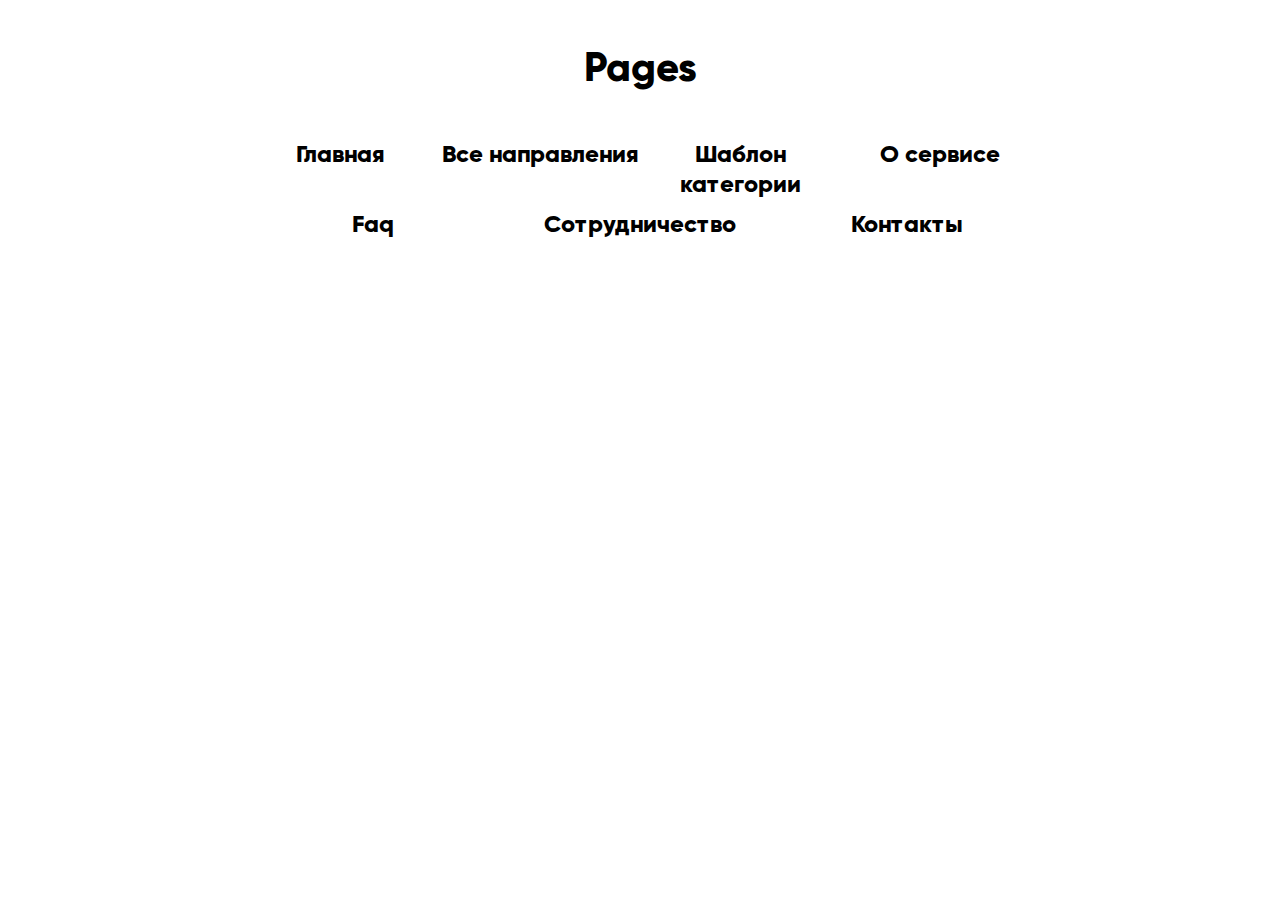
<file: docs/index.html>
<!doctype html>
<html lang="en">
	<head>
		<meta charset="UTF-8">
		<meta name="viewport" content="width=device-width, initial-scale=1">
		<meta name="format-detection" content="telephone=no">
		<meta name="format-detection" content="date=no">
		<meta name="format-detection" content="address=no">
		<meta name="format-detection" content="email=no">
		<meta name="apple-mobile-web-app-status-bar-style" content="default">

		<meta name="keywords" content="">
		<meta name="description" content="">

		<meta property="og:locale" content="ru-Ru">
		<meta property="og:type" content="website">
		<meta property="og:title" content="">
		<meta property="og:description" content="">
		<title>Rangi.ru</title>
		<link rel="stylesheet" type="text/css" href="./styles/main.css">
	</head>
	<body>
	<h2 style="text-align: center; margin: 40px auto; color: black">
		Pages
	</h2>
	<ul class="ul" style="display: flex; max-width: 800px; margin: 0 auto 50px; flex-wrap: wrap;">
		<li style="width: 25%; margin: 0 auto 40px;">
			<a href="./pages/main.html"
			   style="font-weight: bold; color: black; font-size: 24px; display: block; text-align: center;">Главная</a>
		</li>
		<li style="width: 25%; margin: 0 auto 0;">
			<a href="./pages/directions.html"
			   style="font-weight: bold; color: black; font-size: 24px; display: block; text-align: center;">Все направления</a>
		</li>
		<li style="width: 25%; margin: 0 auto 0;">
			<a href="./pages/category.html"
			   style="font-weight: bold; color: black; font-size: 24px; display: block; text-align: center;">Шаблон категории</a>
		</li>
		<li style="width: 25%; margin: 0 auto 0;">
			<a href="./pages/about-service.html"
			   style="font-weight: bold; color: black; font-size: 24px; display: block; text-align: center;">О сервисе</a>
		</li>
		<li style="width: 25%; margin: 0 auto 0;">
			<a href="./pages/faq.html"
			   style="font-weight: bold; color: black; font-size: 24px; display: block; text-align: center;">Faq</a>
		</li>
		<li style="width: 25%; margin: 0 auto 0;">
			<a href="./pages/cooperation.html"
			   style="font-weight: bold; color: black; font-size: 24px; display: block; text-align: center;">Сотрудничество</a>
		</li>
		<li style="width: 25%; margin: 0 auto 0;">
			<a href="./pages/contacts.html"
			   style="font-weight: bold; color: black; font-size: 24px; display: block; text-align: center;">Контакты</a>
		</li>
	</ul>
	<style>
		h2 {
			font-size: 40px;
			font-weight: 700;
			line-height: 60px;
		}

		ul {
			margin: 0;
			padding: 0;
			list-style-type: none;
		}

		a {
			text-decoration: none;
			box-sizing: border-box;
			transition: 0.5s !important;
		}

		a:hover {
			color: #68bc23 !important;
		}

		.btn {
			display: flex;
			align-items: center;
			justify-content: center;
			transition: 0.5s;
			width: 223px;
			height: 56px;
			border-radius: 5px;
			background-color: #68bc23;
			border: 1px solid #68bc23;
			color: #ffffff;
			font-size: 16px;
			font-weight: 400;
			line-height: 21px;
		}

		.btn:hover {
			background: transparent;
			border: 1px solid #68bc23;
			color: #68bc23;
		}

		body {
			font-family: 'Gilroy','Open Sans', sans-serif;
		}

		@media screen and (max-width: 576px) {
			.ul {
				flex-direction: column !important;
			}

			.ul li {
				margin: 0 auto 40px !important;
				width: 100% !important;
			}
		}
	</style>
	</body>
</html>
</file>
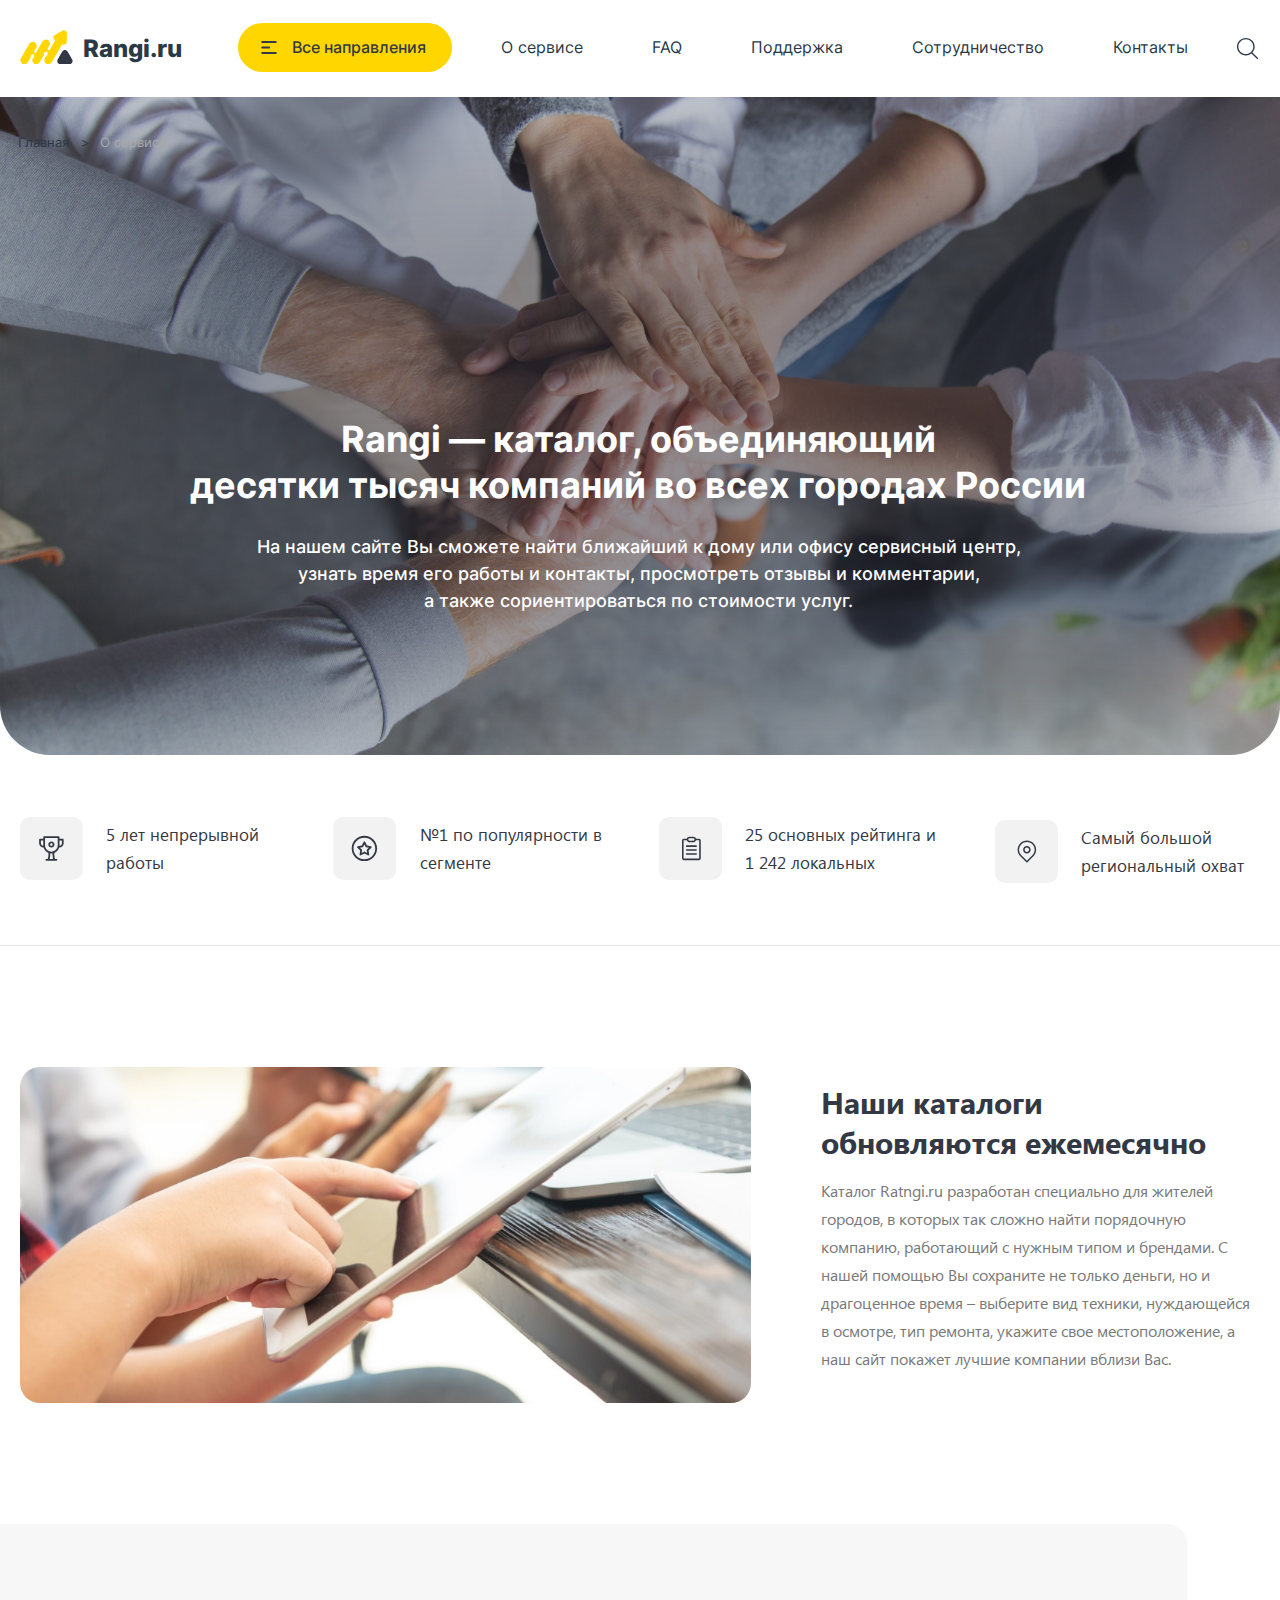
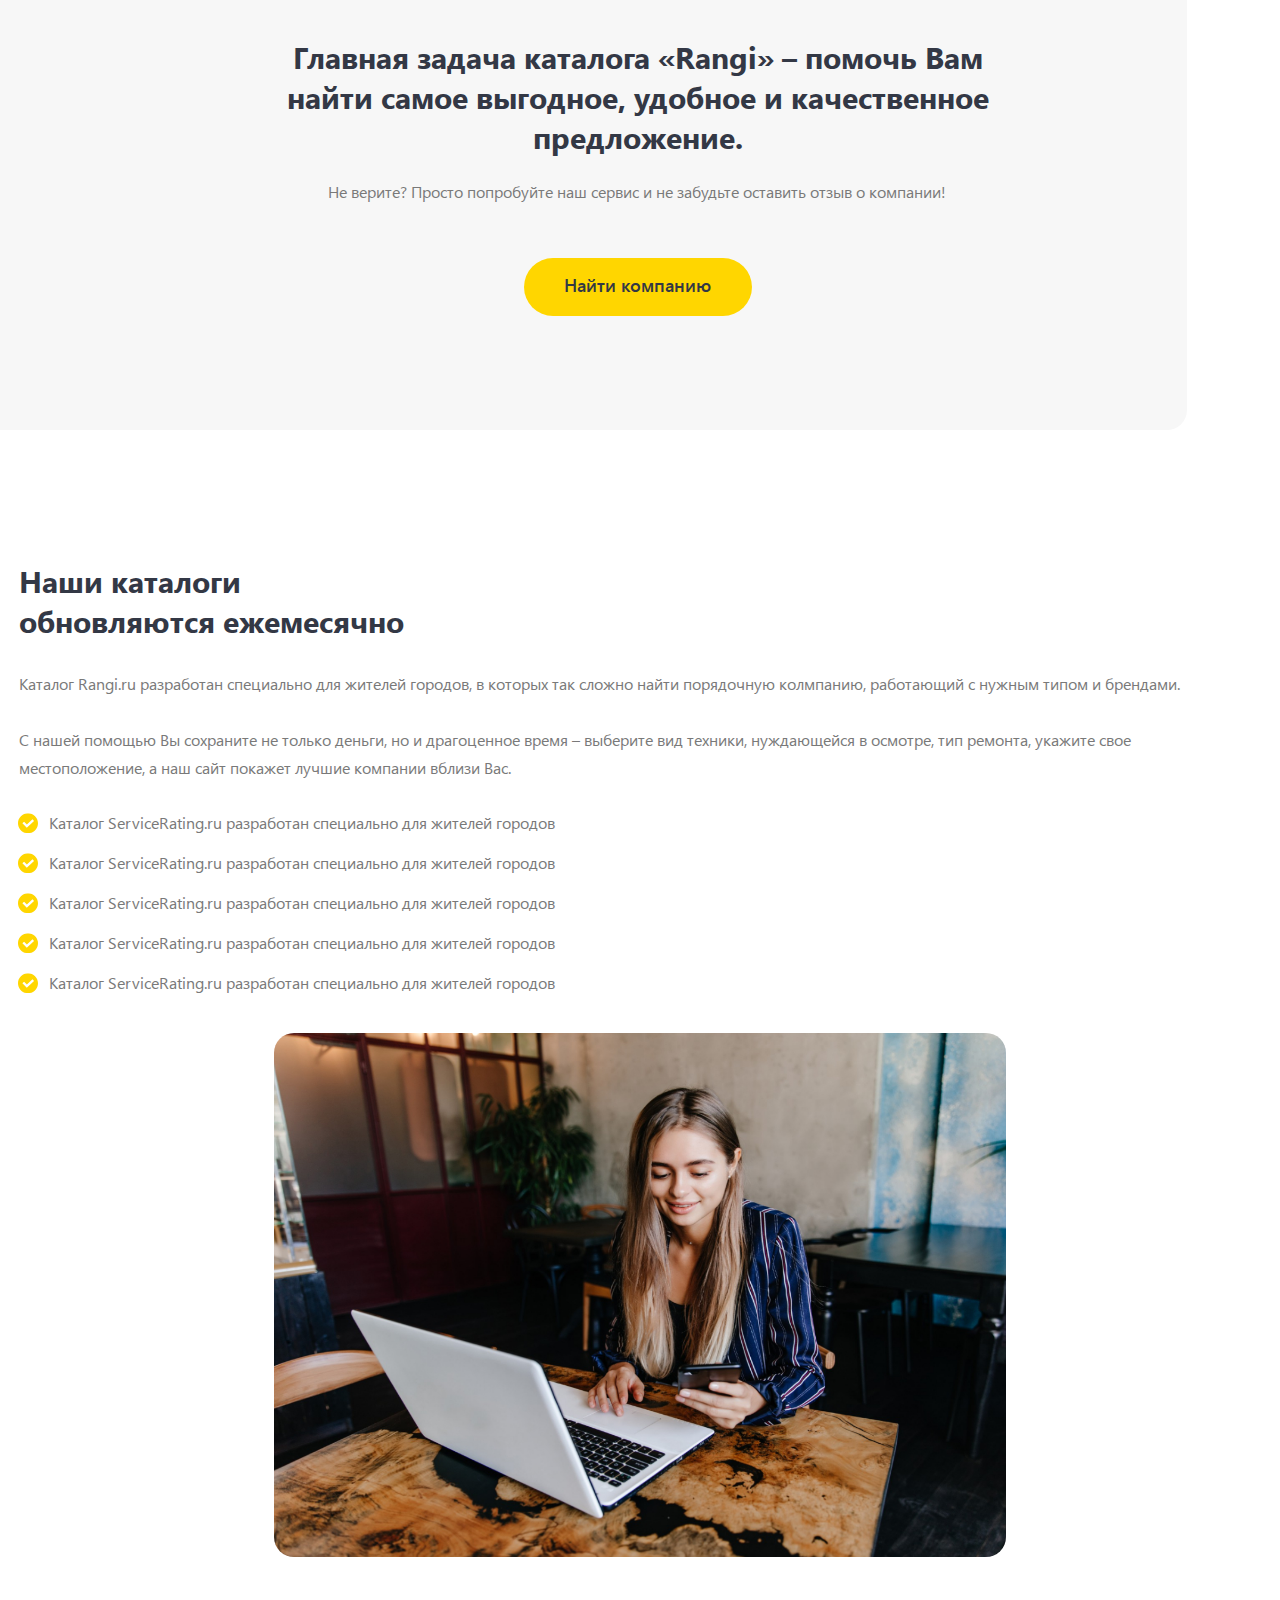
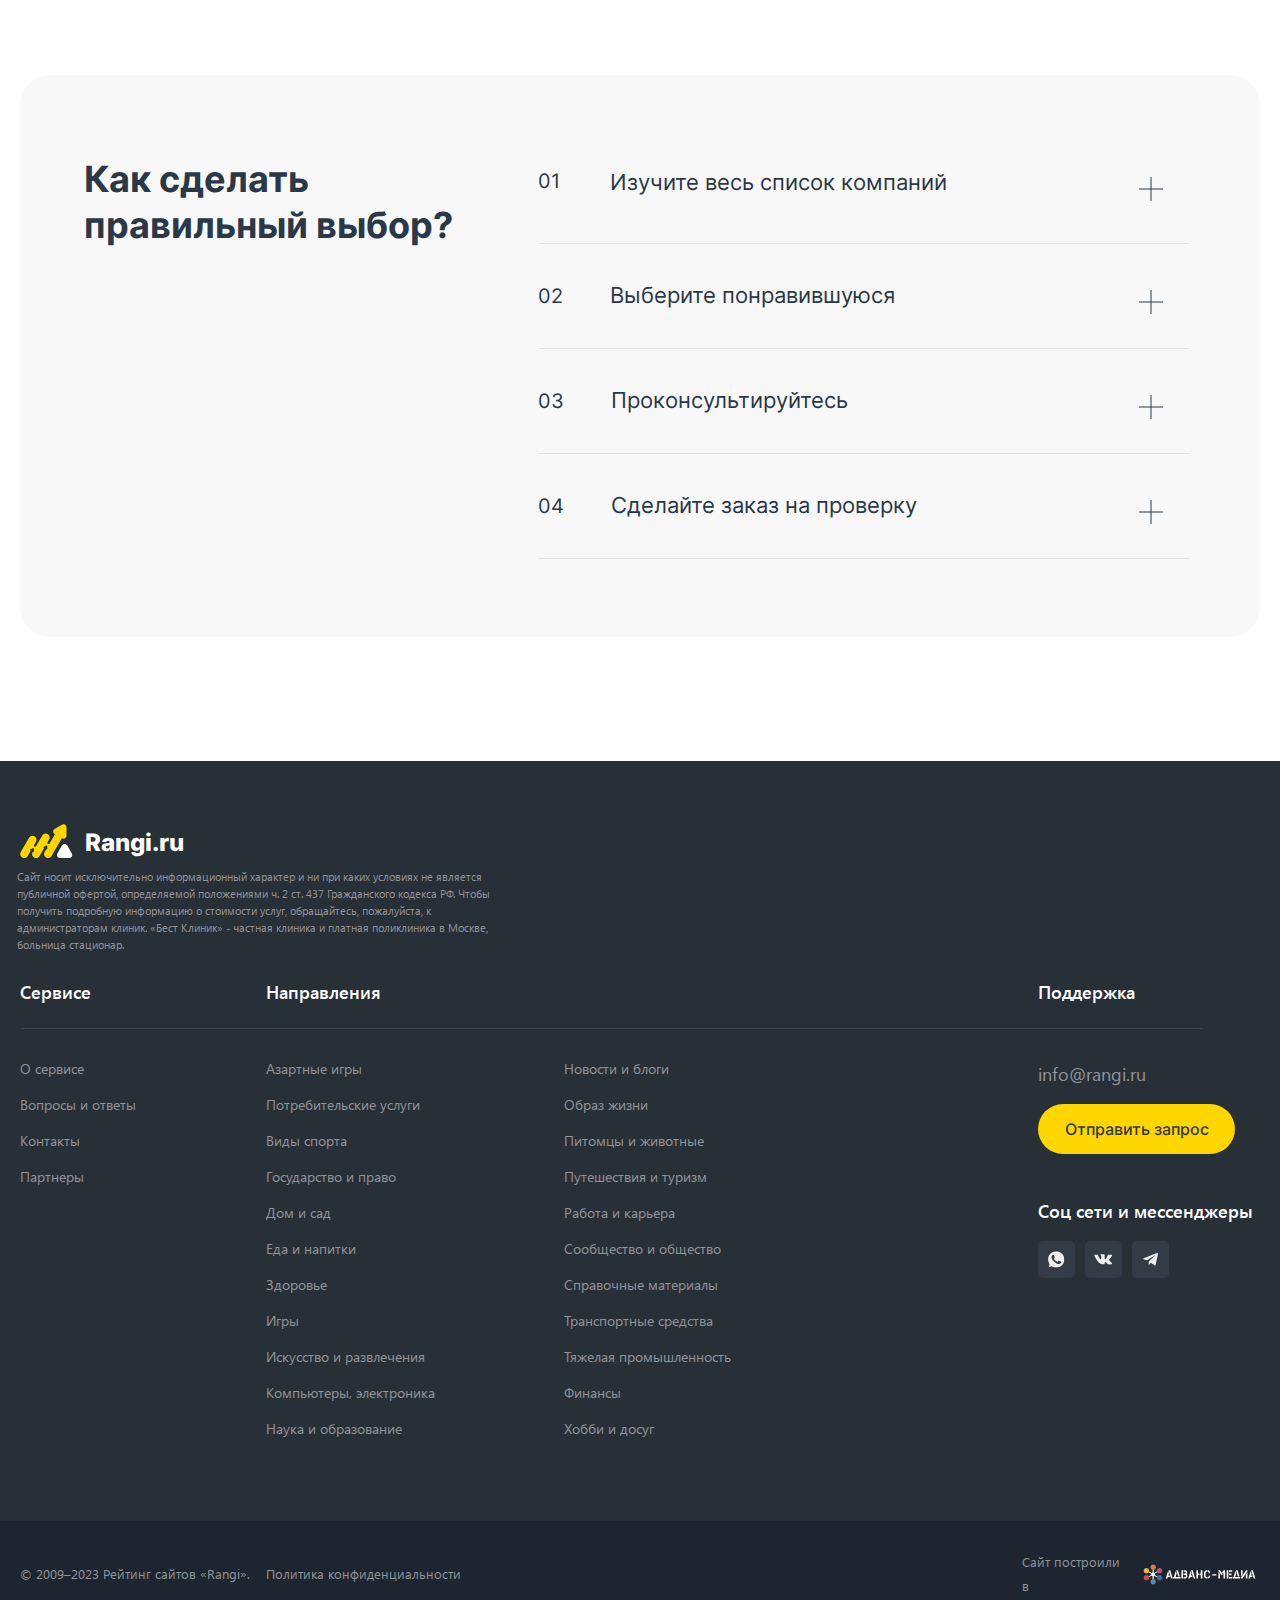
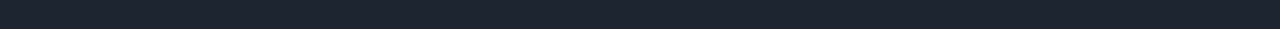
<file: docs/pages/about-service.html>
<!doctype html>
<html lang="en">
    <head>
        <meta charset="UTF-8">
        <meta name="viewport"
              content="width=device-width, user-scalable=no, initial-scale=1.0, maximum-scale=1.0, minimum-scale=1.0">
        <meta http-equiv="X-UA-Compatible" content="ie=edge">
        <title>Rangi.ru</title>
        <link   rel="stylesheet"
                type="text/css"
                href="../styles/main.css">
        <script src="../js/script.js" type="text/javascript"></script>
    </head>
    <body>
        <header class="header">
        <div class="header-mobile__menu mobile">
            <svg width="23" height="17" viewBox="0 0 23 17" fill="none" xmlns="http://www.w3.org/2000/svg">
                <path d="M22.2812 1.75H0.71875C0.528126 1.75 0.345309 1.67427 0.210517 1.53948C0.0757252 1.40469 0 1.22187 0 1.03125C0 0.840626 0.0757252 0.657809 0.210517 0.523017C0.345309 0.388225 0.528126 0.3125 0.71875 0.3125H22.2812C22.4719 0.3125 22.6547 0.388225 22.7895 0.523017C22.9243 0.657809 23 0.840626 23 1.03125C23 1.22187 22.9243 1.40469 22.7895 1.53948C22.6547 1.67427 22.4719 1.75 22.2812 1.75Z"
                      fill="#333845"/>
                <path d="M22.2812 8.9375H0.71875C0.528126 8.9375 0.345309 8.86178 0.210517 8.72698C0.0757252 8.59219 0 8.40937 0 8.21875C0 8.02813 0.0757252 7.84531 0.210517 7.71052C0.345309 7.57572 0.528126 7.5 0.71875 7.5H22.2812C22.4719 7.5 22.6547 7.57572 22.7895 7.71052C22.9243 7.84531 23 8.02813 23 8.21875C23 8.40937 22.9243 8.59219 22.7895 8.72698C22.6547 8.86178 22.4719 8.9375 22.2812 8.9375Z"
                      fill="#333845"/>
                <path d="M22.2812 16.125H0.71875C0.528126 16.125 0.345309 16.0493 0.210517 15.9145C0.0757252 15.7797 0 15.5969 0 15.4062C0 15.2156 0.0757252 15.0328 0.210517 14.898C0.345309 14.7632 0.528126 14.6875 0.71875 14.6875H22.2812C22.4719 14.6875 22.6547 14.7632 22.7895 14.898C22.9243 15.0328 23 15.2156 23 15.4062C23 15.5969 22.9243 15.7797 22.7895 15.9145C22.6547 16.0493 22.4719 16.125 22.2812 16.125Z"
                      fill="#333845"/>
            </svg>
        </div>
        <div class="header__logo logo">
                <span class="logo__image">
                    <svg width="53" height="34.48" viewBox="0 0 53 35" fill="none" xmlns="http://www.w3.org/2000/svg">
        <path d="M42.6779 0.662093L38.8614 2.86562L35.0449 5.06914C33.0605 6.21476 33.0605 9.07938 35.0449 10.2254L35.3392 10.3953L31.3929 17.2308L30.963 17.9757L30.6024 18.6002L29.8883 19.837C29.5519 20.4201 28.8062 20.6197 28.2231 20.2833C27.6399 19.9465 27.4404 19.2013 27.7768 18.6181L29.2814 16.0119C29.2821 16.0104 29.2845 16.0119 29.286 16.0108L29.4482 15.7301C30.5712 13.785 29.9047 11.2977 27.9596 10.1747C26.0145 9.0517 23.5272 9.71826 22.4042 11.6633L16.512 21.869L16.1058 22.5722C15.787 23.1242 15.081 23.3136 14.5291 22.9948C13.9771 22.6759 13.7881 21.97 14.1066 21.418L15.1992 19.5256L16.045 18.0607C17.168 16.1156 16.5015 13.6283 14.5564 12.5053C12.6113 11.3823 10.124 12.0489 9.00099 13.9939L0.545495 28.6394C-0.577512 30.5845 0.0890419 33.0718 2.03413 34.1948C3.97922 35.3178 6.46652 34.6513 7.58953 32.7062L9.40248 29.5664L10.6752 27.3621L10.5154 27.2697C9.95677 26.9473 9.95677 26.1408 10.5154 25.8185L11.5896 25.1983L12.6639 24.5781C13.2225 24.2558 13.9206 24.6588 13.9206 25.3039V26.5443V27.7846C13.9206 28.4254 13.2318 28.8257 12.6752 28.5151L12.3879 29.0128L12.4082 29.0245C11.5729 30.9018 12.2729 33.1451 14.0921 34.1952C16.0372 35.3182 18.5245 34.6517 19.6475 32.7066L22.8583 27.1457L24.2643 24.7106L24.1852 24.665C23.6266 24.3427 23.6266 23.5362 24.1852 23.2138L25.2594 22.5937L26.3337 21.9735C26.8923 21.6511 27.5904 22.0542 27.5904 22.6993V23.9396V25.18C27.5904 25.8091 26.9266 26.2028 26.3758 25.9229L24.8069 28.6402C23.6839 30.5853 24.3504 33.0726 26.2955 34.1956C28.2406 35.3186 30.7279 34.652 31.8509 32.707L42.384 14.4633L42.6783 14.6332C44.6628 15.7788 47.1438 14.3467 47.1438 12.0551V7.64726V3.24021C47.1431 0.948594 44.6624 -0.483522 42.6779 0.662093Z"
              fill="#FFD600"/>
        <path d="M42.4351 22.0055C43.6695 19.867 46.7563 19.867 47.9908 22.0055L50.2782 25.967L52.5655 29.9285C53.8 32.0669 52.2568 34.7401 49.7878 34.7401H45.2135H40.6393C38.1699 34.7401 36.6267 32.0673 37.8616 29.9285L40.1485 25.967L42.4351 22.0055Z"
              fill="#333845"/>
        </svg>
                </span>
            <span class="logo__text">
                    Rangi.ru
                </span>
        </div>
        <div class="header__menu yellow-button dropbtn">
            <a href="#">Все направления</a>
            <span class="dropdown-links">
                    <span class="dropdown-links-wrapper">
                        <a href="" class="dropdown-link">
                            Все направления
                        </a>
                        <a href="" class="dropdown-link">
                            Все направления
                        </a>
                        <a href="" class="dropdown-link">
                            Все направления
                        </a>
                    </span>
                </span>
        </div>
        <nav class="header__nav">
            <ul class="header__nav-items">
                <li class="header__nav-item"><a href="#">О сервисе</a></li>
                <li class="header__nav-item"><a href="#">FAQ</a></li>
                <li class="header__nav-item dropbtn">
                    <a href="#">Поддержка</a>
                    <span class="dropdown-links">
                            <span class="dropdown-links-title">Мы на связи с 09:00 до 21:00 мск</span>
                            <span class="dropdown-links-wrapper">
                                <a href="" class="dropdown-link whatsapp">
                                    <svg width="25" height="25" viewBox="0 0 25 25" fill="none" xmlns="http://www.w3.org/2000/svg">
                                        <g clip-path="url(#clip0_56_114)">
                                        <path d="M12.8368 0.30426H12.8308C6.17078 0.30426 0.754883 5.72166 0.754883 12.3832C0.754883 15.0255 1.60645 17.4745 3.05441 19.463L1.54907 23.9503L6.19191 22.4661C8.10189 23.7314 10.3803 24.4621 12.8368 24.4621C19.4969 24.4621 24.9128 19.0432 24.9128 12.3832C24.9128 5.72317 19.4969 0.30426 12.8368 0.30426ZM19.8653 17.3612C19.5739 18.1841 18.4173 18.8666 17.4948 19.0659C16.8637 19.2002 16.0393 19.3074 13.2641 18.1569C9.71443 16.6863 7.42849 13.0792 7.25033 12.8452C7.07971 12.6112 5.81596 10.9352 5.81596 9.20191C5.81596 7.46858 6.69621 6.62456 7.05103 6.26219C7.34243 5.96475 7.82408 5.82886 8.2861 5.82886C8.43557 5.82886 8.56995 5.83641 8.69074 5.84245C9.04556 5.85755 9.22373 5.87869 9.45775 6.43885C9.74916 7.14094 10.4588 8.87426 10.5433 9.05243C10.6294 9.23059 10.7155 9.47217 10.5947 9.7062C10.4814 9.94778 10.3818 10.055 10.2036 10.2603C10.0255 10.4657 9.85636 10.6227 9.67819 10.8431C9.51513 11.0349 9.33093 11.2402 9.53627 11.595C9.74161 11.9423 10.4512 13.1004 11.4961 14.0305C12.8444 15.2308 13.9375 15.6143 14.3286 15.7774C14.62 15.8982 14.9673 15.8695 15.1801 15.643C15.4504 15.3516 15.7841 14.8684 16.1238 14.3928C16.3654 14.0516 16.6704 14.0093 16.9905 14.1301C17.3166 14.2433 19.0424 15.0964 19.3972 15.2731C19.752 15.4512 19.9861 15.5358 20.0721 15.6853C20.1567 15.8347 20.1567 16.5368 19.8653 17.3612Z" fill="white"/>
                                        </g>
                                        <defs>
                                        <clipPath id="clip0_56_114">
                                        <rect width="24.1579" height="24.1579" fill="white" transform="translate(0.754883 0.30426)"/>
                                        </clipPath>
                                        </defs>
                                        </svg>
                                    WhatsApp
                                </a>
                                <a href="" class="dropdown-link telegram">
                                    <svg width="21" height="21" viewBox="0 0 21 21" fill="none" xmlns="http://www.w3.org/2000/svg">
                                        <g clip-path="url(#clip0_56_109)">
                                        <path d="M8.37648 13.1509L8.04636 17.7941C8.51867 17.7941 8.72322 17.5912 8.96852 17.3476L11.1829 15.2314L15.7712 18.5916C16.6127 19.0605 17.2056 18.8136 17.4326 17.8174L20.4443 3.70484L20.4452 3.70401C20.7121 2.46006 19.9953 1.97362 19.1754 2.27879L1.47236 9.05651C0.264161 9.52549 0.282454 10.199 1.26697 10.5042L5.79294 11.912L16.3059 5.33379C16.8006 5.00617 17.2505 5.18745 16.8804 5.51507L8.37648 13.1509Z" fill="white"/>
                                        </g>
                                        <defs>
                                        <clipPath id="clip0_56_109">
                                        <rect width="19.9565" height="19.9565" fill="white" transform="translate(0.545898 0.527618)"/>
                                        </clipPath>
                                        </defs>
                                    </svg>
                                    Telegram
                                </a>
                            </span>
                            <span class="dropdown-links-phone-mail">
                                <a href="tel:+74951234567" class="dropdown-link whatsapp">
                                    <svg width="15" height="14" viewBox="0 0 15 14" fill="none" xmlns="http://www.w3.org/2000/svg">
                                        <g clip-path="url(#clip0_56_102)">
                                        <path d="M13.4548 8.67887C12.5976 8.67887 11.756 8.55226 10.9585 8.30335C10.5677 8.17746 10.0873 8.29295 9.84879 8.5243L8.27463 9.64661C6.44905 8.72625 5.32453 7.66455 4.36334 5.95334L5.5167 4.50537C5.81635 4.22274 5.92383 3.80989 5.79506 3.42252C5.53037 2.66535 5.39591 1.87088 5.39591 1.06101C5.39595 0.475966 4.89198 0 4.27256 0H1.70152C1.08209 0 0.578125 0.475966 0.578125 1.06098C0.578125 7.76678 6.35451 13.2222 13.4548 13.2222C14.0742 13.2222 14.5782 12.7463 14.5782 12.1612V9.73982C14.5781 9.15484 14.0742 8.67887 13.4548 8.67887Z" fill="#2A3848"/>
                                        </g>
                                        <defs>
                                        <clipPath id="clip0_56_102">
                                        <rect width="14" height="13.2222" fill="white" transform="translate(0.578125)"/>
                                        </clipPath>
                                        </defs>
                                    </svg>
                                    +7 (495) 123-45-67
                                </a>
                                <a href="mailto:hello@trevelme.ru" class="dropdown-link telegram">
                                    <svg width="13" height="11" viewBox="0 0 13 11" fill="none" xmlns="http://www.w3.org/2000/svg">
                                        <g clip-path="url(#clip0_56_97)">
                                        <path d="M7.58099 6.7395C7.28245 6.92194 6.93566 7.01839 6.57812 7.01839C6.22061 7.01839 5.87383 6.92194 5.57528 6.7395L0.658023 3.73441C0.630742 3.71774 0.604164 3.70036 0.578125 3.68249V8.60664C0.578125 9.17121 1.07793 9.61926 1.6828 9.61926H11.4734C12.0893 9.61926 12.5781 9.16111 12.5781 8.60664V3.68246C12.552 3.70038 12.5254 3.71781 12.498 3.7345L7.58099 6.7395Z" fill="#2A3848"/>
                                        <path d="M1.04805 3.19811L5.9653 6.20322C6.15145 6.31698 6.36477 6.37385 6.5781 6.37385C6.79145 6.37385 7.0048 6.31696 7.19095 6.20322L12.1082 3.19811C12.4025 3.0184 12.5781 2.71762 12.5781 2.39299C12.5781 1.8348 12.0827 1.38071 11.4738 1.38071H1.68243C1.07352 1.38073 0.578125 1.83482 0.578125 2.39352C0.578125 2.71762 0.753812 3.0184 1.04805 3.19811Z" fill="#2A3848"/>
                                        </g>
                                        <defs>
                                        <clipPath id="clip0_56_97">
                                        <rect width="12" height="11" fill="white" transform="translate(0.578125)"/>
                                        </clipPath>
                                        </defs>
                                    </svg>
                                    hello@trevelme.ru
                                </a>
                            </span>
                        </span>
                </li>
                <li class="header__nav-item"><a href="#">Сотрудничество</a></li>
                <li class="header__nav-item"><a href="#">Контакты</a></li>
            </ul>
        </nav>
        <div class="header__search">
            <input id="header-search" type="search">
            <span class="header__search-icon">
                    <svg width="21" height="21" viewBox="0 0 21 21" fill="none" xmlns="http://www.w3.org/2000/svg">
                        <path d="M20.8012 19.8575L15.3793 14.5223C16.7992 12.9797 17.6715 10.9396 17.6715 8.69472C17.6708 3.89245 13.7154 0 8.83565 0C3.95594 0 0.000457764 3.89245 0.000457764 8.69472C0.000457764 13.497 3.95594 17.3894 8.83565 17.3894C10.944 17.3894 12.8778 16.6602 14.3967 15.4478L19.8396 20.804C20.1048 21.0653 20.5354 21.0653 20.8006 20.804C21.0664 20.5428 21.0664 20.1188 20.8012 19.8575ZM8.83565 16.0517C4.70689 16.0517 1.35988 12.7579 1.35988 8.69472C1.35988 4.63156 4.70689 1.33773 8.83565 1.33773C12.9645 1.33773 16.3114 4.63156 16.3114 8.69472C16.3114 12.7579 12.9645 16.0517 8.83565 16.0517Z"
                              fill="#2A3848"/>
                    </svg>
                </span>
        </div>
    </header>
        <main class="about-service__wrapper">
            <div class="background-wrapper">
                <div class="align-wrapper">
                    <div class="breadcrumbs">
                                <span class="breadcrumbs__item">
                                    <a href="#">Главная</a>
                                </span>
                        <span class="breadcrumbs__item active">
                                    <a href="#">О сервисе</a>
                                </span>
                    </div>
                    <div class="main-directions__title-block-wrapper">
                        <div class="main-directions__title-block">
                            <h2 class="main-directions__title">Rangi — каталог, объединяющий<br> десятки тысяч компаний во
                                всех городах России</h2>
                            <p class="main-directions__subtext">На нашем сайте Вы сможете найти ближайший к дому или
                                офису сервисный центр,<br> узнать время его работы и контакты, просмотреть отзывы и
                                комментарии,<br> а также сориентироваться по стоимости услуг.</p>
                        </div>
                    </div>
                </div>
            </div>
            <div class="advantages-block">
                <div class="advantages-block__item">
                    <div class="advantages-block__item-img">
                        <svg width="29" height="29" viewBox="0 0 29 29" fill="none" xmlns="http://www.w3.org/2000/svg">
                            <path d="M6.51111 13.5978H6.58986C7.28111 16.0387 9.10977 18.0088 11.4549 18.9154C11.4547 18.9154 11.455 18.9155 11.4549 18.9154C11.5087 19.8158 11.5112 20.7232 11.4458 21.6176C11.3364 23.1006 11.0783 23.7999 10.7528 24.6853C10.7244 24.7619 10.6943 24.8515 10.6654 24.9305H9.21556C8.73195 24.9305 8.34056 25.3209 8.34056 25.8023C8.34056 26.2836 8.73195 26.674 9.21556 26.674H11.2834H17.4888H19.5567C20.0403 26.674 20.4317 26.2836 20.4317 25.8023C20.4317 25.3209 20.0403 24.9305 19.5567 24.9305H18.1068C18.0779 24.8516 18.0478 24.7619 18.0195 24.6853C17.6939 23.7999 17.4358 23.1005 17.3265 21.618C17.261 20.7231 17.2631 19.8159 17.3169 18.9155C17.3167 18.9155 17.3171 18.9155 17.3169 18.9155C19.662 18.0089 21.4911 16.0387 22.1824 13.5978H22.2611C24.6761 13.5978 26.6361 11.6451 26.6361 9.23905V5.51669C26.6361 5.02851 26.2424 4.64495 25.7611 4.64495H22.4974V3.13682C22.4974 2.65736 22.1124 2.26508 21.6224 2.26508H7.14986C6.65986 2.26508 6.27486 2.65736 6.27486 3.13682V4.64495H3.01111C2.52986 4.64495 2.13611 5.02851 2.13611 5.51669V9.23905C2.13611 11.6451 4.09611 13.5978 6.51111 13.5978ZM15.5815 21.7453C15.6927 23.2521 15.9541 24.115 16.2471 24.9305H12.525C12.8181 24.115 13.0796 23.2521 13.1906 21.7449C13.2479 20.96 13.2484 20.1669 13.2213 19.3756C13.2246 19.376 13.2277 19.377 13.231 19.3775C13.6073 19.4385 13.9923 19.4646 14.386 19.4646C14.7798 19.4646 15.1648 19.4385 15.541 19.3775C15.5443 19.377 15.5474 19.376 15.5507 19.3756C15.5237 20.1669 15.5242 20.9602 15.5815 21.7453ZM24.8861 6.38844V9.23905C24.8861 10.599 23.8361 11.7235 22.4974 11.8456V11.3748V6.38844H24.8861ZM8.02486 4.00857H20.7474V5.51669V11.3748C20.7474 14.8705 17.8949 17.7212 14.3861 17.7212C10.8774 17.7212 8.02486 14.8705 8.02486 11.3748V5.51669V4.00857ZM3.88611 6.38844H6.27486V11.3748V11.8456C4.93611 11.7235 3.88611 10.599 3.88611 9.23905V6.38844Z"
                                  fill="#333845"/>
                            <path d="M14.3861 13.5978C16.0749 13.5978 17.4486 12.2291 17.4486 10.5467C17.4486 8.86419 16.0749 7.49554 14.3861 7.49554C12.6974 7.49554 11.3236 8.86419 11.3236 10.5467C11.3236 12.2291 12.6974 13.5978 14.3861 13.5978ZM14.3861 9.23904C15.1124 9.23904 15.6986 9.82311 15.6986 10.5467C15.6986 11.2702 15.1124 11.8543 14.3861 11.8543C13.6599 11.8543 13.0736 11.2702 13.0736 10.5467C13.0736 9.82311 13.6599 9.23904 14.3861 9.23904Z"
                                  fill="#333845"/>
                        </svg>
                    </div>
                    <div>
                        <p class="advantages-block__item-text-title">5 лет непрерывной работы</p>
                    </div>
                </div>
                <div class="advantages-block__item">
                    <div class="advantages-block__item-img">
                        <svg width="30" height="29" viewBox="0 0 30 29" fill="none" xmlns="http://www.w3.org/2000/svg">
                            <path d="M15.3861 1.8291C8.38986 1.8291 2.69861 7.4992 2.69861 14.4694C2.69861 21.4397 8.38986 27.1098 15.3861 27.1098C22.3824 27.1098 28.0736 21.4397 28.0736 14.4694C28.0736 7.4992 22.3824 1.8291 15.3861 1.8291ZM15.3861 25.304C9.38673 25.304 4.51111 20.4465 4.51111 14.4694C4.51111 8.49236 9.38673 3.63486 15.3861 3.63486C21.3855 3.63486 26.2611 8.49236 26.2611 14.4694C26.2611 20.4465 21.3855 25.304 15.3861 25.304Z"
                                  fill="#333845"/>
                            <path d="M21.9292 12.14L17.9689 11.5712L16.2017 7.99578C15.8936 7.38182 14.8786 7.38182 14.5705 7.99578L12.8033 11.5712L8.84296 12.14C8.50756 12.1942 8.21765 12.4289 8.11796 12.754C8.00921 13.079 8.09984 13.4402 8.34453 13.6839L11.2083 16.4648L10.5286 20.3923C10.4742 20.7264 10.6102 21.0695 10.8911 21.2772C11.172 21.4758 11.5436 21.5029 11.8427 21.3404L15.3861 19.4895L18.9295 21.3404C19.0564 21.4126 19.2014 21.4487 19.3464 21.4487C19.5367 21.4487 19.727 21.3855 19.8811 21.2772C20.162 21.0695 20.298 20.7264 20.2436 20.3923L19.5639 16.4648L22.4276 13.6839C22.6723 13.4402 22.763 13.079 22.6542 12.754C22.5545 12.4289 22.2645 12.1942 21.9292 12.14ZM17.9598 15.4987C17.7422 15.7064 17.6517 16.0043 17.697 16.3023L18.1411 18.8936L15.803 17.6656C15.6761 17.6024 15.5311 17.5663 15.3861 17.5663C15.2411 17.5663 15.0961 17.6024 14.9692 17.6656L12.6311 18.8936L13.0752 16.3023C13.1205 16.0043 13.0298 15.7064 12.8123 15.4987L10.9273 13.6659L13.5373 13.2867C13.8273 13.2415 14.0902 13.0609 14.217 12.7901L15.3861 10.4336L16.5552 12.7901C16.682 13.0609 16.9448 13.2415 17.2348 13.2867L19.8448 13.6659L17.9598 15.4987Z"
                                  fill="#333845"/>
                        </svg>
                    </div>
                    <div>
                        <p class="advantages-block__item-text-title">№1 по популярности в сегменте</p>
                    </div>
                </div>
                <div class="advantages-block__item">
                    <div class="advantages-block__item-img">
                        <svg width="26" height="25" viewBox="0 0 26 25" fill="none" xmlns="http://www.w3.org/2000/svg">
                            <g clip-path="url(#clip0_49_3357)">
                                <path d="M20.9729 2.74021H17.9464C17.7795 2.17979 17.4357 1.68787 16.9661 1.33737C16.4966 0.986875 15.9261 0.796456 15.3394 0.794342H11.4331C10.8464 0.796456 10.2759 0.986875 9.80631 1.33737C9.33673 1.68787 8.99299 2.17979 8.82607 2.74021H5.79951C5.32542 2.74082 4.87092 2.92873 4.53569 3.26272C4.20046 3.5967 4.01185 4.04951 4.01123 4.52184V22.3631C4.01185 22.8354 4.20046 23.2882 4.53569 23.6222C4.87092 23.9562 5.32542 24.1441 5.79951 24.1447H20.9729C21.447 24.1441 21.9015 23.9562 22.2368 23.6222C22.572 23.2882 22.7606 22.8354 22.7612 22.3631V4.52184C22.7606 4.04951 22.572 3.5967 22.2368 3.26272C21.9015 2.92873 21.447 2.74082 20.9729 2.74021ZM11.4331 2.35103H15.3394C15.6502 2.35103 15.9482 2.47404 16.168 2.69299C16.3878 2.91194 16.5112 3.20891 16.5112 3.51855C16.5112 3.8282 16.3878 4.12516 16.168 4.34411C15.9482 4.56306 15.6502 4.68607 15.3394 4.68607H11.4331C11.1223 4.68607 10.8242 4.56306 10.6045 4.34411C10.3847 4.12516 10.2612 3.8282 10.2612 3.51855C10.2612 3.20891 10.3847 2.91194 10.6045 2.69299C10.8242 2.47404 11.1223 2.35103 11.4331 2.35103ZM21.1987 22.3631C21.1985 22.4227 21.1747 22.4798 21.1324 22.5219C21.0901 22.5641 21.0328 22.5878 20.9729 22.588H5.79951C5.73969 22.5878 5.68239 22.5641 5.64009 22.5219C5.59779 22.4798 5.57394 22.4227 5.57373 22.3631V4.52184C5.57394 4.46224 5.59779 4.40515 5.64009 4.36301C5.68239 4.32087 5.73969 4.2971 5.79951 4.2969H8.82607C8.99299 4.85732 9.33673 5.34924 9.80631 5.69973C10.2759 6.05023 10.8464 6.24065 11.4331 6.24276H15.3394C15.9261 6.24065 16.4966 6.05023 16.9661 5.69973C17.4357 5.34924 17.7795 4.85732 17.9464 4.2969H20.9729C21.0328 4.2971 21.0901 4.32087 21.1324 4.36301C21.1747 4.40515 21.1985 4.46224 21.1987 4.52184V22.3631Z"
                                      fill="#333845"/>
                                <path d="M18.0737 17.1396H8.69873C8.49153 17.1396 8.29282 17.2216 8.1463 17.3676C7.99979 17.5135 7.91748 17.7115 7.91748 17.9179C7.91748 18.1244 7.99979 18.3223 8.1463 18.4683C8.29282 18.6143 8.49153 18.6963 8.69873 18.6963H18.0737C18.2809 18.6963 18.4796 18.6143 18.6262 18.4683C18.7727 18.3223 18.855 18.1244 18.855 17.9179C18.855 17.7115 18.7727 17.5135 18.6262 17.3676C18.4796 17.2216 18.2809 17.1396 18.0737 17.1396Z"
                                      fill="#333845"/>
                                <path d="M18.0737 13.2479H8.69873C8.49153 13.2479 8.29282 13.3299 8.1463 13.4758C7.99979 13.6218 7.91748 13.8198 7.91748 14.0262C7.91748 14.2326 7.99979 14.4306 8.1463 14.5766C8.29282 14.7226 8.49153 14.8046 8.69873 14.8046H18.0737C18.2809 14.8046 18.4796 14.7226 18.6262 14.5766C18.7727 14.4306 18.855 14.2326 18.855 14.0262C18.855 13.8198 18.7727 13.6218 18.6262 13.4758C18.4796 13.3299 18.2809 13.2479 18.0737 13.2479Z"
                                      fill="#333845"/>
                                <path d="M18.0737 9.35614H8.69873C8.49153 9.35614 8.29282 9.43814 8.1463 9.58411C7.99979 9.73008 7.91748 9.92806 7.91748 10.1345C7.91748 10.3409 7.99979 10.5389 8.1463 10.6849C8.29282 10.8308 8.49153 10.9128 8.69873 10.9128H18.0737C18.2809 10.9128 18.4796 10.8308 18.6262 10.6849C18.7727 10.5389 18.855 10.3409 18.855 10.1345C18.855 9.92806 18.7727 9.73008 18.6262 9.58411C18.4796 9.43814 18.2809 9.35614 18.0737 9.35614Z"
                                      fill="#333845"/>
                            </g>
                            <defs>
                                <clipPath id="clip0_49_3357">
                                    <rect width="25" height="24.9071" fill="white" transform="translate(0.88623 0.0159912)"/>
                                </clipPath>
                            </defs>
                        </svg>
                    </div>
                    <div>
                        <p class="advantages-block__item-text-title">25 основных рейтинга и 1 242 локальных</p>
                    </div>
                </div>
                <div class="advantages-block__item">
                    <div class="advantages-block__item-img">
                        <svg width="25" height="25" viewBox="0 0 25 25" fill="none" xmlns="http://www.w3.org/2000/svg">
                            <path d="M12.8862 23.5576C12.6943 23.5576 12.5025 23.4846 12.356 23.3387L6.32928 17.3344C2.71368 13.7322 2.71368 7.87162 6.32928 4.26947C9.94451 0.666933 15.828 0.666933 19.4433 4.26947C23.0589 7.87162 23.0589 13.7322 19.4433 17.3344L13.4166 23.3387C13.27 23.4846 13.0782 23.5576 12.8862 23.5576ZM12.8862 3.06145C10.8959 3.06145 8.90516 3.81636 7.38978 5.3261C4.35941 8.34558 4.35941 13.2583 7.38978 16.2778L12.8862 21.7538L18.3827 16.2778C21.4131 13.2583 21.4131 8.34558 18.3827 5.3261C16.8673 3.81636 14.8766 3.06145 12.8862 3.06145Z"
                                  fill="#333845"/>
                            <path d="M12.8862 14.4849C10.8186 14.4849 9.13623 12.8087 9.13623 10.7488C9.13623 8.6889 10.8186 7.01276 12.8862 7.01276C14.9538 7.01276 16.6362 8.6889 16.6362 10.7488C16.6362 12.8087 14.9538 14.4849 12.8862 14.4849ZM12.8862 8.50718C11.6455 8.50718 10.6362 9.5127 10.6362 10.7488C10.6362 11.9849 11.6455 12.9905 12.8862 12.9905C14.127 12.9905 15.1362 11.9849 15.1362 10.7488C15.1362 9.5127 14.127 8.50718 12.8862 8.50718Z"
                                  fill="#333845"/>
                        </svg>
                    </div>
                    <div>
                        <p class="advantages-block__item-text-title">Самый большой региональный охват</p>
                    </div>
                </div>
            </div>
            <div class="about-service__our-catalog main-category-page__review-for-what">
                <div class="main-category-page__review-for-what-img">
                    <img src="../images/about-service-tablet-image.png" alt="Картинка с планшетом">
                </div>
                <div class="main-category-page__review-for-what-description">
                    <h2 class="main-category-page__review-for-what-description-title">
                        Наши каталоги обновляются ежемесячно
                    </h2>
                    <p class="main-category-page__review-for-what-description-text">
                        Каталог Ratngi.ru разработан специально для жителей городов, в которых так сложно найти
                        порядочную
                        компанию, работающий с нужным типом и брендами. С нашей помощью Вы сохраните не только деньги,
                        но и драгоценное время – выберите вид техники, нуждающейся в осмотре, тип ремонта, укажите свое
                        местоположение, а наш сайт покажет лучшие компании вблизи Вас.
                    </p>
                </div>
            </div>
            <div class="main-category-page__performer-wrapper">
                <div class="main-category-page__performer">
                    <div class="cooperation">
                        <p class="cooperation__title">
                            Главная задача каталога «Rangi» – помочь Вам найти самое выгодное, удобное и качественное
                            предложение.
                        </p>
                        <p class="cooperation__subtext">
                            Не верите? Просто попробуйте наш сервис и не забудьте оставить отзыв о компании!
                        </p>
                        <div class="cooperation__button yellow-button">
                            <a href="#">
                                Найти компанию
                            </a>
                        </div>
                    </div>
                </div>
            </div>
            <div class="about-service__update-catalog main-category-page__review-for-what">
                <div class="main-category-page__review-for-what-description">
                    <h2 class="main-category-page__review-for-what-description-title">
                        Наши каталоги обновляются ежемесячно
                    </h2>
                    <p class="main-category-page__review-for-what-description-text">
                        Каталог Rangi.ru разработан специально для жителей городов, в которых так сложно найти
                        порядочную колмпанию, работающий с нужным типом и брендами.
                        <br>
                        <br>
                        С нашей помощью Вы сохраните не только деньги, но и драгоценное время – выберите вид техники,
                        нуждающейся в осмотре, тип ремонта, укажите свое местоположение, а наш сайт покажет лучшие
                        компании вблизи Вас.
                    </p>
                    <ul class="main-category-page__company-block-plus-minus-list">
                        <li class="main-category-page__company-block-plus-minus-elem">
                            <svg width="20" height="20" viewBox="0 0 20 20" fill="none" xmlns="http://www.w3.org/2000/svg">
                                <g clip-path="url(#clip0_51_2468)">
                                    <path d="M10 0.159424C4.50742 0.159424 0 4.66685 0 10.1594C0 15.652 4.50742 20.1594 10 20.1594C15.4926 20.1594 20 15.652 20 10.1594C20 4.66685 15.4926 0.159424 10 0.159424ZM8.7898 14.7079L4.4107 10.3288L6.06781 8.67169L8.86648 11.4704L14.485 6.36286L16.062 8.09665L8.7898 14.7079Z" fill="#FFD600"/>
                                </g>
                                <defs>
                                    <clipPath id="clip0_51_2468">
                                        <rect width="20" height="20" fill="white" transform="translate(0 0.159424)"/>
                                    </clipPath>
                                </defs>
                            </svg>
                            Каталог ServiceRating.ru разработан специально для жителей городов
                        </li>
                        <li class="main-category-page__company-block-plus-minus-elem">
                            <svg width="20" height="20" viewBox="0 0 20 20" fill="none" xmlns="http://www.w3.org/2000/svg">
                                <g clip-path="url(#clip0_51_2468)">
                                    <path d="M10 0.159424C4.50742 0.159424 0 4.66685 0 10.1594C0 15.652 4.50742 20.1594 10 20.1594C15.4926 20.1594 20 15.652 20 10.1594C20 4.66685 15.4926 0.159424 10 0.159424ZM8.7898 14.7079L4.4107 10.3288L6.06781 8.67169L8.86648 11.4704L14.485 6.36286L16.062 8.09665L8.7898 14.7079Z" fill="#FFD600"/>
                                </g>
                                <defs>
                                    <clipPath id="clip0_51_2468">
                                        <rect width="20" height="20" fill="white" transform="translate(0 0.159424)"/>
                                    </clipPath>
                                </defs>
                            </svg>
                            Каталог ServiceRating.ru разработан специально для жителей городов
                        </li>
                        <li class="main-category-page__company-block-plus-minus-elem">
                            <svg width="20" height="20" viewBox="0 0 20 20" fill="none" xmlns="http://www.w3.org/2000/svg">
                                <g clip-path="url(#clip0_51_2468)">
                                    <path d="M10 0.159424C4.50742 0.159424 0 4.66685 0 10.1594C0 15.652 4.50742 20.1594 10 20.1594C15.4926 20.1594 20 15.652 20 10.1594C20 4.66685 15.4926 0.159424 10 0.159424ZM8.7898 14.7079L4.4107 10.3288L6.06781 8.67169L8.86648 11.4704L14.485 6.36286L16.062 8.09665L8.7898 14.7079Z" fill="#FFD600"/>
                                </g>
                                <defs>
                                    <clipPath id="clip0_51_2468">
                                        <rect width="20" height="20" fill="white" transform="translate(0 0.159424)"/>
                                    </clipPath>
                                </defs>
                            </svg>
                            Каталог ServiceRating.ru разработан специально для жителей городов
                        </li>
                        <li class="main-category-page__company-block-plus-minus-elem">
                            <svg width="20" height="20" viewBox="0 0 20 20" fill="none" xmlns="http://www.w3.org/2000/svg">
                                <g clip-path="url(#clip0_51_2468)">
                                    <path d="M10 0.159424C4.50742 0.159424 0 4.66685 0 10.1594C0 15.652 4.50742 20.1594 10 20.1594C15.4926 20.1594 20 15.652 20 10.1594C20 4.66685 15.4926 0.159424 10 0.159424ZM8.7898 14.7079L4.4107 10.3288L6.06781 8.67169L8.86648 11.4704L14.485 6.36286L16.062 8.09665L8.7898 14.7079Z" fill="#FFD600"/>
                                </g>
                                <defs>
                                    <clipPath id="clip0_51_2468">
                                        <rect width="20" height="20" fill="white" transform="translate(0 0.159424)"/>
                                    </clipPath>
                                </defs>
                            </svg>
                            Каталог ServiceRating.ru разработан специально для жителей городов
                        </li>
                        <li class="main-category-page__company-block-plus-minus-elem">
                            <svg width="20" height="20" viewBox="0 0 20 20" fill="none" xmlns="http://www.w3.org/2000/svg">
                                <g clip-path="url(#clip0_51_2468)">
                                    <path d="M10 0.159424C4.50742 0.159424 0 4.66685 0 10.1594C0 15.652 4.50742 20.1594 10 20.1594C15.4926 20.1594 20 15.652 20 10.1594C20 4.66685 15.4926 0.159424 10 0.159424ZM8.7898 14.7079L4.4107 10.3288L6.06781 8.67169L8.86648 11.4704L14.485 6.36286L16.062 8.09665L8.7898 14.7079Z" fill="#FFD600"/>
                                </g>
                                <defs>
                                    <clipPath id="clip0_51_2468">
                                        <rect width="20" height="20" fill="white" transform="translate(0 0.159424)"/>
                                    </clipPath>
                                </defs>
                            </svg>
                            Каталог ServiceRating.ru разработан специально для жителей городов
                        </li>
                    </ul>
                </div>
                <div class="main-category-page__review-for-what-img">
                    <img src="../images/about-service-cafe-notebook.png" alt="Девушка с ноутбуком в кафе">
                </div>
            </div>
            <div class="main-category-page__right-choice-wrapper">
                <div class="main-category-page__right-choice">
                    <h2 class="main-category-page__right-choice-title">
                        Как сделать правильный выбор?
                    </h2>
                    <div class="main-category-page__right-choice-toggle">
                        <div class="main-category-page__right-choice-toggle-block accordion">
                            <div class="main-category-page__right-choice-toggle-block-control accordion-control-btn">
                                <p class="main-category-page__right-choice-toggle-block-control-number">01</p>
                                <p class="main-category-page__right-choice-toggle-block-control-text">Изучите весь список
                                    компаний</p>
                                <button class="main-category-page__right-choice-toggle-block-control-text-button"
                                        type="button" aria-label="Показать больше">
                                    <span class="line-btn"></span>
                                    <span class="line-btn"></span>
                                </button>
                            </div>
                            <div class="main-category-page__right-choice-toggle-block-content accordion-content">
                                <p class="main-category-page__right-choice-toggle-block-content-text">
                                    Игроков на рынке по защите важной информации от шпионских устройств не так много. Мы
                                    собрали всех, кто достоин вашего внимания и может найти любую закладку. Если необходимо
                                    и нужны дополнительные сведения, почитайте статьи в интернете. Наш топ позволяет
                                    объективно оценить всех исполнителей.
                                </p>
                                <div class="main-category-page__right-choice-toggle-block-content-button yellow-button">
                                    <a href="#">Нужна консультация?</a>
                                </div>
                            </div>
                        </div>
                        <div class="main-category-page__right-choice-toggle-block accordion">
                            <div class="main-category-page__right-choice-toggle-block-control accordion-control-btn">
                                <p class="main-category-page__right-choice-toggle-block-control-number">02</p>
                                <p class="main-category-page__right-choice-toggle-block-control-text">Выберите
                                    понравившуюся</p>
                                <button class="main-category-page__right-choice-toggle-block-control-text-button"
                                        type="button" aria-label="Показать больше">
                                    <span class="line-btn"></span>
                                    <span class="line-btn"></span>
                                </button>
                            </div>
                            <div class="main-category-page__right-choice-toggle-block-content accordion-content">
                                <p class="main-category-page__right-choice-toggle-block-content-text">
                                    Игроков на рынке по защите важной информации от шпионских устройств не так много. Мы
                                    собрали всех, кто достоин вашего внимания и может найти любую закладку. Если необходимо
                                    и нужны дополнительные сведения, почитайте статьи в интернете. Наш топ позволяет
                                    объективно оценить всех исполнителей.
                                </p>
                                <div class="main-category-page__right-choice-toggle-block-content-button yellow-button">
                                    <a href="#">Нужна консультация?</a>
                                </div>
                            </div>
                        </div>
                        <div class="main-category-page__right-choice-toggle-block accordion">
                            <div class="main-category-page__right-choice-toggle-block-control accordion-control-btn">
                                <p class="main-category-page__right-choice-toggle-block-control-number">03</p>
                                <p class="main-category-page__right-choice-toggle-block-control-text">
                                    Проконсультируйтесь</p>
                                <button class="main-category-page__right-choice-toggle-block-control-text-button"
                                        type="button" aria-label="Показать больше">
                                    <span class="line-btn"></span>
                                    <span class="line-btn"></span>
                                </button>
                            </div>
                            <div class="main-category-page__right-choice-toggle-block-content accordion-content">
                                <p class="main-category-page__right-choice-toggle-block-content-text">
                                    Игроков на рынке по защите важной информации от шпионских устройств не так много. Мы
                                    собрали всех, кто достоин вашего внимания и может найти любую закладку. Если необходимо
                                    и нужны дополнительные сведения, почитайте статьи в интернете. Наш топ позволяет
                                    объективно оценить всех исполнителей.
                                </p>
                                <div class="main-category-page__right-choice-toggle-block-content-button yellow-button">
                                    <a href="#">Нужна консультация?</a>
                                </div>
                            </div>
                        </div>
                        <div class="main-category-page__right-choice-toggle-block accordion">
                            <div class="main-category-page__right-choice-toggle-block-control accordion-control-btn">
                                <p class="main-category-page__right-choice-toggle-block-control-number">04</p>
                                <p class="main-category-page__right-choice-toggle-block-control-text">Сделайте заказ на
                                    проверку</p>
                                <button class="main-category-page__right-choice-toggle-block-control-text-button"
                                        type="button" aria-label="Показать больше">
                                    <span class="line-btn"></span>
                                    <span class="line-btn"></span>
                                </button>
                            </div>
                            <div class="main-category-page__right-choice-toggle-block-content accordion-content">
                                <p class="main-category-page__right-choice-toggle-block-content-text">
                                    Игроков на рынке по защите важной информации от шпионских устройств не так много. Мы
                                    собрали всех, кто достоин вашего внимания и может найти любую закладку. Если необходимо
                                    и нужны дополнительные сведения, почитайте статьи в интернете. Наш топ позволяет
                                    объективно оценить всех исполнителей.
                                </p>
                                <div class="main-category-page__right-choice-toggle-block-content-button yellow-button">
                                    <a href="#">Нужна консультация?</a>
                                </div>
                            </div>
                        </div>
                    </div>
                </div>
            </div>
        </main>
        <footer class="footer__wrapper">
            <div class="footer">
                <div class="footer__logo-and-privacy">
                    <div class="footer__logo logo">
                                        <span class="logo__image">
                                            <svg width="53" height="34.48" viewBox="0 0 54 35" fill="none" xmlns="http://www.w3.org/2000/svg">
                                            <path d="M42.924 0.610213L39.1075 2.81374L35.291 5.01726C33.3065 6.16288 33.3065 9.0275 35.291 10.1735L35.5853 10.3435L31.639 17.1789L31.2091 17.9238L30.8485 18.5483L30.1344 19.7851C29.798 20.3683 29.0523 20.5678 28.4692 20.2314C27.886 19.8947 27.6864 19.1494 28.0228 18.5662L29.5275 15.96C29.5282 15.9585 29.5306 15.96 29.5321 15.9589L29.6943 15.6782C30.8173 13.7331 30.1507 11.2458 28.2057 10.1228C26.2606 8.99982 23.7733 9.66638 22.6503 11.6115L16.7581 21.8171L16.3519 22.5203C16.0331 23.0723 15.3271 23.2617 14.7752 22.9429C14.2232 22.624 14.0342 21.9181 14.3526 21.3661L15.4453 19.4737L16.2911 18.0088C17.4141 16.0637 16.7476 13.5764 14.8025 12.4534C12.8574 11.3304 10.3701 11.997 9.24708 13.9421L0.791588 28.5875C-0.331418 30.5326 0.335136 33.0199 2.28022 34.1429C4.22531 35.2659 6.71262 34.5994 7.83562 32.6543L9.64857 29.5145L10.9213 27.3102L10.7614 27.2178C10.2029 26.8954 10.2029 26.0889 10.7614 25.7666L11.8357 25.1464L12.91 24.5262C13.4686 24.2039 14.1667 24.6069 14.1667 25.252V26.4924V27.7327C14.1667 28.3735 13.4779 28.7739 12.9213 28.4632L12.634 28.961L12.6543 28.9727C11.819 30.8499 12.519 33.0932 14.3382 34.1433C16.2833 35.2663 18.7706 34.5998 19.8936 32.6547L23.1044 27.0938L24.5104 24.6588L24.4313 24.6132C23.8727 24.2908 23.8727 23.4843 24.4313 23.1619L25.5055 22.5418L26.5798 21.9216C27.1384 21.5992 27.8365 22.0023 27.8365 22.6474V23.8878V25.1281C27.8365 25.7572 27.1727 26.1509 26.6219 25.871L25.053 28.5883C23.93 30.5334 24.5965 33.0207 26.5416 34.1437C28.4867 35.2667 30.974 34.6002 32.097 32.6551L42.6301 14.4114L42.9244 14.5813C44.9089 15.7269 47.3899 14.2948 47.3899 12.0032V7.59538V3.18833C47.3891 0.896714 44.9085 -0.535402 42.924 0.610213Z"
                                                  fill="#FFD600"/>
                                            <path d="M42.6812 21.9537C43.9156 19.8152 47.0024 19.8152 48.2369 21.9537L50.5243 25.9152L52.8116 29.8767C54.0461 32.0151 52.5029 34.6884 50.0339 34.6884H45.4596H40.8853C38.416 34.6884 36.8728 32.0155 38.1077 29.8767L40.3946 25.9152L42.6812 21.9537Z"
                                                  fill="white"/>
                                            </svg>
                                        </span>
                        <span class="logo__text">
                                            Rangi.ru
                                        </span>
                    </div>
                    <p class="footer__privacy-policy">
                        Сайт носит исключительно информационный характер и ни при каких условиях не является публичной офертой,
                        определяемой положениями ч. 2 ст. 437 Гражданского кодекса РФ. Чтобы получить подробную информацию о
                        стоимости
                        услуг, обращайтесь, пожалуйста, к администраторам клиник. «Бест Клиник» - частная клиника и платная
                        поликлиника
                        в Москве, больница стационар.
                    </p>
                </div>
                <div class="footer__category-link-blocks">
                    <div class="footer__category-link-block">
                        <p class="footer__category-link-block-title">Сервисе</p>
                        <ul class="footer__category-link-block-list">
                            <li class="footer__category-link-block-item">
                                <a href="#">О сервисе</a>
                            </li>
                            <li class="footer__category-link-block-item">
                                <a href="#">Вопросы и ответы</a>
                            </li>
                            <li class="footer__category-link-block-item">
                                <a href="#">Контакты</a>
                            </li>
                            <li class="footer__category-link-block-item">
                                <a href="#">Партнеры</a>
                            </li>
                        </ul>
                    </div>
                    <div class="footer__category-link-block">
                        <p class="footer__category-link-block-title">Направления</p>
                        <ul class="footer__category-link-block-list">
                            <li class="footer__category-link-block-item">
                                <a href="#">Азартные игры</a>
                            </li>
                            <li class="footer__category-link-block-item">
                                <a href="#">Потребительские услуги</a>
                            </li>
                            <li class="footer__category-link-block-item">
                                <a href="#">Виды спорта</a>
                            </li>
                            <li class="footer__category-link-block-item">
                                <a href="#">Государство и право</a>
                            </li>
                            <li class="footer__category-link-block-item">
                                <a href="#">Дом и сад</a>
                            </li>
                            <li class="footer__category-link-block-item">
                                <a href="#">Еда и напитки</a>
                            </li>
                            <li class="footer__category-link-block-item">
                                <a href="#">Здоровье</a>
                            </li>
                            <li class="footer__category-link-block-item">
                                <a href="#">Игры</a>
                            </li>
                            <li class="footer__category-link-block-item">
                                <a href="#">Искусство и развлечения</a>
                            </li>
                            <li class="footer__category-link-block-item">
                                <a href="#">Компьютеры, электроника</a>
                            </li>
                            <li class="footer__category-link-block-item">
                                <a href="#">Наука и образование</a>
                            </li>
                        </ul>
                    </div>
                    <div class="footer__category-link-block">
                        <p class="footer__category-link-block-title"></p>
                        <ul class="footer__category-link-block-list">
                            <li class="footer__category-link-block-item">
                                <a href="#">Новости и блоги</a>
                            </li>
                            <li class="footer__category-link-block-item">
                                <a href="#">Образ жизни</a>
                            </li>
                            <li class="footer__category-link-block-item">
                                <a href="#">Питомцы и животные</a>
                            </li>
                            <li class="footer__category-link-block-item">
                                <a href="#">Путешествия и туризм</a>
                            </li>
                            <li class="footer__category-link-block-item">
                                <a href="#">Работа и карьера</a>
                            </li>
                            <li class="footer__category-link-block-item">
                                <a href="#">Сообщество и общество</a>
                            </li>
                            <li class="footer__category-link-block-item">
                                <a href="#">Справочные материалы</a>
                            </li>
                            <li class="footer__category-link-block-item">
                                <a href="#">Транспортные средства</a>
                            </li>
                            <li class="footer__category-link-block-item">
                                <a href="#">Тяжелая промышленность</a>
                            </li>
                            <li class="footer__category-link-block-item">
                                <a href="#">Финансы</a>
                            </li>
                            <li class="footer__category-link-block-item">
                                <a href="#">Хобби и досуг</a>
                            </li>
                        </ul>
                    </div>
                    <div class="footer__support">
                        <p class="footer__support-title footer__category-link-block-title">Поддержка</p>
                        <p class="footer__support-mail">
                            <a href="mailto: info@rangi.ru">info@rangi.ru</a>
                        </p>
                        <div class="footer__support-button yellow-button">
                            <a href="#">Отправить запрос</a>
                        </div>
                        <p class="footer__support-social-title">Соц сети и мессенджеры</p>
                        <div class="footer__support-socials">
                            <div class="footer__support-social">
                                <a href="#">
                                    <svg width="17" height="17" viewBox="0 0 17 17" fill="none" xmlns="http://www.w3.org/2000/svg">
                                        <g clip-path="url(#clip0_51_2547)">
                                            <path d="M8.21842 0.361328H8.21435C3.73137 0.361328 0.0858307 4.00788 0.0858307 8.49188C0.0858307 10.2704 0.659035 11.9189 1.63368 13.2574L0.620414 16.2779L3.7456 15.2789C5.03124 16.1305 6.56486 16.6224 8.21842 16.6224C12.7014 16.6224 16.3469 12.9749 16.3469 8.49188C16.3469 4.0089 12.7014 0.361328 8.21842 0.361328Z"
                                                  fill="#EEEEEE"/>
                                            <path d="M12.9494 11.8427C12.7532 12.3966 11.9747 12.856 11.3538 12.9901C10.9289 13.0806 10.374 13.1528 8.50604 12.3783C6.11667 11.3884 4.57797 8.96044 4.45804 8.80291C4.3432 8.64538 3.49254 7.51727 3.49254 6.35054C3.49254 5.1838 4.08505 4.61568 4.32389 4.37176C4.52004 4.17155 4.84424 4.08008 5.15524 4.08008C5.25585 4.08008 5.3463 4.08516 5.42761 4.08923C5.66645 4.09939 5.78637 4.11362 5.9439 4.49067C6.14005 4.96326 6.61772 6.12999 6.67463 6.24992C6.73256 6.36985 6.79049 6.53246 6.70919 6.68999C6.63296 6.8526 6.56589 6.92476 6.44596 7.06297C6.32604 7.20119 6.21221 7.30689 6.09228 7.45527C5.98252 7.58435 5.85853 7.72257 5.99675 7.9614C6.13497 8.19515 6.61264 8.97467 7.31593 9.60072C8.2235 10.4087 8.95932 10.6668 9.22254 10.7766C9.41869 10.8579 9.65245 10.8386 9.79575 10.6862C9.97767 10.49 10.2023 10.1648 10.4309 9.84464C10.5936 9.61495 10.7989 9.58649 11.0143 9.6678C11.2338 9.74402 12.3955 10.3182 12.6343 10.4372C12.8732 10.5571 13.0307 10.614 13.0886 10.7146C13.1455 10.8152 13.1455 11.2878 12.9494 11.8427Z"
                                                  fill="#333C46"/>
                                        </g>
                                        <defs>
                                            <clipPath id="clip0_51_2547">
                                                <rect width="16.2611" height="16.2611" fill="white"
                                                      transform="translate(0.0858307 0.361328)"/>
                                            </clipPath>
                                        </defs>
                                    </svg>
                                </a>
                            </div>
                            <div class="footer__support-social">
                                <a href="#">
                                    <svg width="19" height="11" viewBox="0 0 19 11" fill="none" xmlns="http://www.w3.org/2000/svg">
                                        <path d="M17.9498 9.42857C17.9283 9.38228 17.9083 9.34388 17.8897 9.31311C17.5819 8.7588 16.9938 8.07841 16.1256 7.27176L16.1073 7.25329L16.0981 7.24423L16.0888 7.23495H16.0795C15.6854 6.85933 15.4359 6.60678 15.3314 6.47747C15.1403 6.23116 15.0974 5.98184 15.2019 5.72922C15.2757 5.53835 15.553 5.13527 16.0332 4.51942C16.2857 4.19304 16.4858 3.93146 16.6335 3.73439C17.6988 2.3181 18.1606 1.41308 18.019 1.01896L17.9639 0.926857C17.9269 0.871409 17.8315 0.820684 17.6778 0.774424C17.5236 0.72826 17.3267 0.720626 17.0865 0.751391L14.4265 0.769765C14.3834 0.754496 14.3219 0.75592 14.2417 0.774424C14.1617 0.792928 14.1216 0.802213 14.1216 0.802213L14.0753 0.825343L14.0386 0.853131C14.0078 0.871506 13.9739 0.903824 13.9369 0.95002C13.9001 0.996054 13.8694 1.05008 13.8448 1.11164C13.5552 1.85669 13.2259 2.5494 12.8564 3.18974C12.6286 3.57157 12.4193 3.90248 12.2282 4.18266C12.0374 4.46275 11.8773 4.66911 11.7481 4.80139C11.6187 4.93379 11.5019 5.03987 11.397 5.12C11.2923 5.20016 11.2124 5.23404 11.157 5.22164C11.1015 5.20925 11.0493 5.19696 10.9998 5.18467C10.9137 5.12922 10.8444 5.05381 10.7922 4.95838C10.7397 4.86295 10.7044 4.74283 10.6859 4.59813C10.6675 4.45333 10.6566 4.32878 10.6535 4.22407C10.6507 4.11948 10.652 3.97154 10.6582 3.78068C10.6646 3.58972 10.6675 3.46051 10.6675 3.39277C10.6675 3.15875 10.6721 2.90477 10.6812 2.63076C10.6905 2.35676 10.6981 2.13966 10.7044 1.97972C10.7107 1.81962 10.7136 1.65024 10.7136 1.47166C10.7136 1.29309 10.7027 1.15305 10.6812 1.0514C10.66 0.94989 10.6274 0.851352 10.5845 0.755823C10.5413 0.66039 10.4781 0.586567 10.3952 0.53416C10.312 0.481818 10.2087 0.440281 10.0858 0.409419C9.75938 0.335564 9.34378 0.295611 8.83876 0.2894C7.69354 0.277107 6.95767 0.351059 6.63133 0.511159C6.50202 0.578803 6.38501 0.671227 6.28039 0.78814C6.16953 0.923654 6.15407 0.997607 6.2341 1.00977C6.6036 1.06512 6.86519 1.19753 7.01914 1.40687L7.07462 1.51779C7.11777 1.59783 7.16086 1.73952 7.20399 1.94268C7.24705 2.14584 7.27483 2.37057 7.28706 2.61676C7.31779 3.06633 7.31779 3.45116 7.28706 3.7713C7.25623 4.09156 7.22712 4.34088 7.19933 4.51946C7.17154 4.69803 7.13 4.84273 7.07462 4.95353C7.01914 5.06436 6.98223 5.1321 6.96372 5.15669C6.94525 5.18127 6.92985 5.19677 6.91762 5.20285C6.83759 5.23352 6.75435 5.24914 6.66821 5.24914C6.58193 5.24914 6.47731 5.20599 6.35418 5.11974C6.23109 5.0335 6.10334 4.91503 5.97093 4.76415C5.83853 4.61324 5.6892 4.40235 5.52289 4.13145C5.3567 3.86055 5.18428 3.54038 5.00571 3.17095L4.85796 2.90302C4.76561 2.73066 4.63944 2.47969 4.47934 2.15033C4.31914 1.82085 4.17755 1.50214 4.05445 1.19426C4.00525 1.06496 3.93133 0.966518 3.83282 0.898778L3.7866 0.870989C3.75586 0.846403 3.70653 0.820296 3.63885 0.792475C3.57108 0.764686 3.50036 0.744759 3.42641 0.732498L0.895703 0.750873C0.637097 0.750873 0.46163 0.809459 0.369239 0.926469L0.332263 0.98182C0.313791 1.01265 0.304474 1.06189 0.304474 1.12966C0.304474 1.1974 0.322946 1.28054 0.359922 1.37898C0.729359 2.24726 1.13111 3.08464 1.56519 3.89125C1.99926 4.69787 2.37646 5.34762 2.69656 5.83992C3.01673 6.33258 3.34308 6.79754 3.6756 7.23459C4.00813 7.6718 4.22824 7.95199 4.33593 8.07508C4.44376 8.1984 4.52845 8.29059 4.59001 8.35216L4.82096 8.57379C4.96873 8.72159 5.18573 8.89861 5.47206 9.10484C5.75846 9.3112 6.07552 9.51436 6.42341 9.71464C6.77137 9.9146 7.17617 10.0778 7.63803 10.204C8.09982 10.3303 8.54929 10.381 8.9865 10.3565H10.0487C10.2641 10.3379 10.4273 10.2702 10.5382 10.1533L10.575 10.107C10.5997 10.0702 10.6228 10.0131 10.6442 9.9363C10.6658 9.85934 10.6765 9.77455 10.6765 9.68232C10.6702 9.4176 10.6904 9.17902 10.7364 8.96661C10.7825 8.75427 10.835 8.59417 10.8936 8.48634C10.9523 8.37862 11.0185 8.28771 11.0921 8.21402C11.166 8.14017 11.2186 8.09543 11.2494 8.08003C11.2801 8.06453 11.3046 8.05402 11.323 8.04771C11.4708 7.99847 11.6447 8.04616 11.845 8.19099C12.0452 8.33569 12.2329 8.51436 12.4085 8.7267C12.584 8.93924 12.7949 9.1777 13.0411 9.44242C13.2875 9.70723 13.503 9.90408 13.6876 10.0336L13.8723 10.1444C13.9956 10.2184 14.1557 10.2861 14.3528 10.3477C14.5495 10.4092 14.7219 10.4246 14.8699 10.3938L17.2342 10.357C17.4681 10.357 17.6501 10.3182 17.7791 10.2414C17.9085 10.1644 17.9853 10.0796 18.0101 9.98742C18.0348 9.89509 18.0361 9.79034 18.0148 9.67323C17.9929 9.55642 17.9713 9.47473 17.9498 9.42857Z"
                                              fill="#EEEEEE"/>
                                    </svg>
                                </a>
                            </div>
                            <div class="footer__support-social">
                                <a href="#">
                                    <svg width="15" height="13" viewBox="0 0 15 13" fill="none" xmlns="http://www.w3.org/2000/svg">
                                        <path d="M5.88561 8.25937L5.63749 11.7494C5.99249 11.7494 6.14624 11.5969 6.33062 11.4138L7.99499 9.82312L11.4437 12.3488C12.0762 12.7013 12.5219 12.5156 12.6925 11.7669L14.9562 1.15937L14.9569 1.15875C15.1575 0.223749 14.6187 -0.141875 14.0025 0.0874995L0.696239 5.18187C-0.211886 5.53437 -0.198136 6.04062 0.541864 6.27L3.94374 7.32812L11.8456 2.38375C12.2175 2.1375 12.5556 2.27375 12.2775 2.52L5.88561 8.25937Z"
                                              fill="#EEEEEE"/>
                                    </svg>
                                </a>
                            </div>
                        </div>
                    </div>
                </div>
            </div>
        </footer>
        <div id="modalFooter" class="modal modalMainPage modalFooter">
            <div class="modal__content">
                <div class="modal__close-button">
                    <img src="../images/modal-close-btn.png" alt="Кнопка закрытия модального окна">
                </div>
                <div class="main-category-page__leave-review">
                    <h2 class="main-category-page__leave-review-title">Задать вопрос</h2>
                    <p class="main-category-page__leave-review-subtext">
                        Задайте свой вопрос и наша тех поддержка
                        ответит Вам в ближайшее время.
                    </p>
                    <div class="main-category-page__leave-review-form">
                        <div class="faq-page__question main-category-page__leave-review-form-blocks">
                            <form action="">
                                <div class="main-category-page__leave-review-form-block">
                                    <label for="footer-modal__form-name">
                                        Имя
                                    </label>
                                    <input required="" type="text"
                                           id="footer-modal__form-name"
                                           name="footer-modal__form-name"
                                           placeholder="Введите Ваше имя" minlength="4">
                                </div>
                                <div class="main-category-page__leave-review-form-block">
                                    <label for="footer-modal__form-mail">
                                        E-mail
                                    </label>
                                    <input required="" type="email" id="footer-modal__form-mail"
                                           name="footer-modal__form-mail"
                                           placeholder="Введите Ваш e-mail" minlength="4">
                                </div>
                                <div class="main-category-page__leave-review-form-block">
                                    <label for="footer-modal__form-review">
                                        Вопрос
                                    </label>
                                    <textarea id="footer-modal__form-review"
                                              name="footer-modal__form-review"
                                              placeholder="Введите свой вопрос"></textarea>
                                </div>
                                <div class="button-wrapper">
                                    <button class="main-category-page__leave-review-form-button yellow-button" type="submit">
                                        Отправить
                                    </button>
                                    <p class="main-category-page__leave-review-form-subtext">
                                        Нажимая на кнопку «Отправить» Вы подтверждаете, что ознакомились
                                        с <span>Политикой конфиденциальности</span> и согласны на обработку
                                        персональных данных
                                    </p>
                                </div>
                            </form>
                        </div>
                    </div>
                </div>
            </div>
        </div>
        <div class="copyright__wrapper">
            <div class="copyright">
                <div class="copyright__text">© 2009–2023 Рейтинг сайтов «Rangi».<br>&nbsp;&nbsp;&nbsp;&nbsp;Политика
                    конфиденциальности
                </div>
                <div class="copyright__created-by">
                    <span class="copyright__created-by-text">Сайт построили в</span>
                    <span class="copyright__created-by-img">
                                    <svg width="117" height="21" viewBox="0 0 117 22" fill="none" xmlns="http://www.w3.org/2000/svg">
                        <path d="M115.355 15.199C115.313 15.199 115.284 15.1738 115.267 15.1233L112.68 6.65557C112.663 6.63033 112.663 6.60509 112.68 6.57985C112.705 6.55461 112.739 6.54199 112.781 6.54199H114.27C114.32 6.54199 114.354 6.56723 114.371 6.61771L116.996 15.0728C117.013 15.1569 116.979 15.199 116.895 15.199H115.355ZM111.885 13.6847C111.818 13.9202 111.742 14.16 111.658 14.404C111.582 14.648 111.51 14.8877 111.443 15.1233C111.426 15.1738 111.393 15.199 111.342 15.199H109.815C109.773 15.199 109.74 15.1864 109.714 15.1612C109.697 15.1359 109.697 15.1065 109.714 15.0728L112.049 7.50108C112.066 7.4506 112.099 7.42536 112.15 7.42536C112.2 7.42536 112.234 7.4506 112.251 7.50108L113.021 9.94927L112.352 12.0315H113.563C113.614 12.0315 113.647 12.0567 113.664 12.1072L114.106 13.5585C114.123 13.5921 114.119 13.6216 114.093 13.6468C114.076 13.672 114.047 13.6847 114.005 13.6847H111.885Z"
                              fill="white"/>
                        <path d="M107.139 15.1991C107.08 15.1991 107.05 15.1654 107.05 15.0981V11.123L108.527 9.02812C108.56 8.98606 108.598 8.97344 108.64 8.99026C108.691 9.00709 108.716 9.04074 108.716 9.09122V15.0981C108.716 15.1654 108.682 15.1991 108.615 15.1991H107.139ZM102.154 12.8518C102.12 12.8939 102.082 12.9065 102.04 12.8897C101.998 12.8729 101.977 12.8392 101.977 12.7887V6.64302C101.977 6.58413 102.011 6.55469 102.078 6.55469H103.529C103.597 6.55469 103.63 6.58413 103.63 6.64302V10.7444L102.154 12.8518ZM102.078 15.1991C102.011 15.1991 101.977 15.1654 101.977 15.0981V14.2148L107.29 6.59255C107.298 6.57572 107.311 6.56731 107.328 6.56731C107.345 6.55889 107.361 6.55469 107.378 6.55469H108.615C108.682 6.55469 108.716 6.58413 108.716 6.64302V7.66521L103.454 15.1612C103.437 15.1865 103.407 15.1991 103.365 15.1991H102.078Z"
                              fill="white"/>
                        <path d="M93.4087 13.6468C93.4087 13.5795 93.4424 13.5458 93.5097 13.5458H94.1533L96.0084 7.50108C96.0252 7.4506 96.0588 7.42536 96.1093 7.42536C96.1598 7.42536 96.1934 7.4506 96.2103 7.50108L96.9927 9.94927L95.8948 13.5458H101.031C101.098 13.5458 101.132 13.5795 101.132 13.6468V15.0854C101.132 15.1527 101.098 15.1864 101.031 15.1864H93.5097C93.4424 15.1864 93.4087 15.1527 93.4087 15.0854V13.6468ZM98.6585 12.978C98.608 12.978 98.5743 12.9527 98.5575 12.9022L96.6393 6.65557C96.6225 6.63033 96.6225 6.60509 96.6393 6.57985C96.6646 6.55461 96.6982 6.54199 96.7403 6.54199H98.242C98.2925 6.54199 98.3261 6.56723 98.343 6.61771L100.286 12.8518C100.303 12.8854 100.299 12.9149 100.274 12.9401C100.257 12.9653 100.227 12.978 100.185 12.978H98.6585Z"
                              fill="white"/>
                        <path d="M87.0812 15.1865C87.0139 15.1865 86.9802 15.1528 86.9802 15.0855V6.64302C86.9802 6.58413 87.0139 6.55469 87.0812 6.55469H88.5829C88.6502 6.55469 88.6839 6.58413 88.6839 6.64302V15.0855C88.6839 15.1528 88.6502 15.1865 88.5829 15.1865H87.0812ZM89.4284 15.1865C89.3611 15.1865 89.3275 15.1528 89.3275 15.0855V13.6343C89.3275 13.567 89.3611 13.5333 89.4284 13.5333H92.7095C92.7768 13.5333 92.8105 13.567 92.8105 13.6343V15.0855C92.8105 15.1528 92.7768 15.1865 92.7095 15.1865H89.4284ZM89.4284 8.20785C89.3611 8.20785 89.3275 8.1742 89.3275 8.10689V6.64302C89.3275 6.58413 89.3611 6.55469 89.4284 6.55469H92.7095C92.7768 6.55469 92.8105 6.58413 92.8105 6.64302V8.10689C92.8105 8.1742 92.7768 8.20785 92.7095 8.20785H89.4284ZM91.8892 10.0629C91.9565 10.0629 91.9902 10.0966 91.9902 10.1639V11.6151C91.9902 11.6824 91.9565 11.7161 91.8892 11.7161H89.4284C89.3611 11.7161 89.3275 11.6824 89.3275 11.6151V10.1639C89.3275 10.0966 89.3611 10.0629 89.4284 10.0629H91.8892Z"
                              fill="white"/>
                        <path d="M83.7304 15.1865C83.6715 15.1865 83.6421 15.1528 83.6421 15.0855V9.44457L83.2887 9.93673C83.2719 9.96197 83.2467 9.97459 83.213 9.97459C83.1878 9.96617 83.1668 9.95356 83.1499 9.93673L82.2539 8.76311C82.2287 8.72105 82.2287 8.67898 82.2539 8.63691L83.7809 6.59255C83.8061 6.56731 83.8314 6.55469 83.8566 6.55469H85.1817C85.249 6.55469 85.2826 6.58413 85.2826 6.64302V15.0855C85.2826 15.1528 85.249 15.1865 85.1817 15.1865H83.7304ZM78.4302 15.1865C78.3629 15.1865 78.3293 15.1528 78.3293 15.0855V8.68739C78.3293 8.63691 78.3503 8.60326 78.3924 8.58644C78.4344 8.56961 78.4723 8.58223 78.5059 8.62429L79.9824 10.5677V15.0855C79.9824 15.1528 79.9488 15.1865 79.8815 15.1865H78.4302ZM81.888 11.817C81.8711 11.8507 81.8459 11.8675 81.8123 11.8675C81.7786 11.8675 81.7534 11.8507 81.7365 11.817L78.3293 7.28662V6.64302C78.3293 6.58413 78.3629 6.55469 78.4302 6.55469H79.73C79.7553 6.55469 79.7805 6.56731 79.8057 6.59255L82.7587 10.5046C82.784 10.5467 82.784 10.5887 82.7587 10.6308L81.888 11.817Z"
                              fill="white"/>
                        <path d="M71.8074 10.7316C71.8074 10.6895 71.8242 10.6685 71.8578 10.6685H76.1485C76.1906 10.6685 76.2116 10.6895 76.2116 10.7316V12.0945C76.2116 12.1281 76.1906 12.1449 76.1485 12.1449H71.8578C71.8242 12.1449 71.8074 12.1281 71.8074 12.0945V10.7316Z"
                              fill="white"/>
                        <path d="M66.0456 15.2367C65.6501 15.2367 65.28 15.1568 64.935 14.9969C64.5901 14.8287 64.2914 14.6099 64.0391 14.3407C63.7867 14.0715 63.5847 13.7686 63.4333 13.4321C63.2903 13.0956 63.2188 12.7548 63.2188 12.4099V9.39383C63.2188 9.05731 63.2903 8.72499 63.4333 8.39688C63.5847 8.06036 63.7867 7.7617 64.0391 7.50089C64.2999 7.23168 64.6027 7.01294 64.9477 6.84468C65.2926 6.67642 65.6586 6.59229 66.0456 6.59229H66.1087C66.176 6.59229 66.2096 6.62173 66.2096 6.68062V8.06877C66.2096 8.13608 66.176 8.16973 66.1087 8.16973H66.0456C65.9194 8.16973 65.7848 8.20759 65.6417 8.28331C65.4987 8.35061 65.3641 8.44315 65.2379 8.56094C65.1201 8.67031 65.0192 8.7965 64.935 8.93952C64.8593 9.08255 64.8215 9.22977 64.8215 9.38121V12.4351C64.8215 12.6118 64.8593 12.7759 64.935 12.9273C65.0192 13.0703 65.1201 13.1965 65.2379 13.3059C65.3641 13.4068 65.4987 13.4868 65.6417 13.5457C65.7848 13.6046 65.9194 13.634 66.0456 13.634H66.1087C66.176 13.634 66.2096 13.6677 66.2096 13.735V15.1357C66.2096 15.203 66.176 15.2367 66.1087 15.2367H66.0456ZM69.8062 12.4099C69.8062 12.7548 69.7305 13.0956 69.579 13.4321C69.436 13.7686 69.2383 14.0715 68.9859 14.3407C68.7335 14.6099 68.4349 14.8287 68.0899 14.9969C67.745 15.1568 67.3748 15.2367 66.9794 15.2367H66.9289C66.8616 15.2367 66.828 15.203 66.828 15.1357V13.735C66.828 13.6677 66.8616 13.634 66.9289 13.634H66.9794C67.1056 13.634 67.2402 13.6088 67.3832 13.5583C67.5263 13.4994 67.6567 13.4195 67.7744 13.3185C67.8922 13.2091 67.989 13.0829 68.0647 12.9399C68.1488 12.7885 68.1909 12.6202 68.1909 12.4351V12.3089C68.1909 12.2416 68.2245 12.208 68.2918 12.208H69.7052C69.7725 12.208 69.8062 12.2416 69.8062 12.3089V12.4099ZM68.2918 9.58312C68.2245 9.58312 68.1909 9.54947 68.1909 9.48216V9.38121C68.1909 9.21295 68.1488 9.05731 68.0647 8.91428C67.989 8.76285 67.8922 8.63245 67.7744 8.52308C67.6567 8.41371 67.5263 8.32958 67.3832 8.27069C67.2402 8.20338 67.1056 8.16973 66.9794 8.16973H66.9289C66.8616 8.16973 66.828 8.13608 66.828 8.06877V6.68062C66.828 6.62173 66.8616 6.59229 66.9289 6.59229H66.9794C67.3748 6.59229 67.745 6.67642 68.0899 6.84468C68.4349 7.01294 68.7335 7.23168 68.9859 7.50089C69.2383 7.7617 69.436 8.06036 69.579 8.39688C69.7305 8.72499 69.8062 9.05731 69.8062 9.39383V9.48216C69.8062 9.54947 69.7725 9.58312 69.7052 9.58312H68.2918Z"
                              fill="white"/>
                        <path d="M59.9542 15.1865C59.8869 15.1865 59.8532 15.1528 59.8532 15.0855V11.7287H58.831C58.7637 11.7287 58.7301 11.6951 58.7301 11.6278V10.1639C58.7301 10.0966 58.7637 10.0629 58.831 10.0629H59.8532V6.64302C59.8532 6.58413 59.8869 6.55469 59.9542 6.55469H61.4685C61.5358 6.55469 61.5695 6.58413 61.5695 6.64302V15.0855C61.5695 15.1528 61.5358 15.1865 61.4685 15.1865H59.9542ZM58.0991 11.6278C58.0991 11.6951 58.0655 11.7287 57.9982 11.7287H56.875V15.0855C56.875 15.1528 56.8414 15.1865 56.7741 15.1865H55.3354C55.2681 15.1865 55.2345 15.1528 55.2345 15.0855V6.64302C55.2345 6.58413 55.2681 6.55469 55.3354 6.55469H56.7741C56.8414 6.55469 56.875 6.58413 56.875 6.64302V10.0629H57.9982C58.0655 10.0629 58.0991 10.0966 58.0991 10.1639V11.6278Z"
                              fill="white"/>
                        <path d="M52.3807 15.199C52.3386 15.199 52.3092 15.1738 52.2923 15.1233L49.7053 6.65557C49.6885 6.63033 49.6885 6.60509 49.7053 6.57985C49.7306 6.55461 49.7642 6.54199 49.8063 6.54199H51.2954C51.3459 6.54199 51.3795 6.56723 51.3963 6.61771L54.0212 15.0728C54.038 15.1569 54.0044 15.199 53.9203 15.199H52.3807ZM48.9103 13.6847C48.843 13.9202 48.7673 14.16 48.6831 14.404C48.6074 14.648 48.5359 14.8877 48.4686 15.1233C48.4518 15.1738 48.4181 15.199 48.3677 15.199H46.8407C46.7986 15.199 46.765 15.1864 46.7397 15.1612C46.7229 15.1359 46.7229 15.1065 46.7397 15.0728L49.0744 7.50108C49.0912 7.4506 49.1248 7.42536 49.1753 7.42536C49.2258 7.42536 49.2594 7.4506 49.2763 7.50108L50.0461 9.94927L49.3772 12.0315H50.5887C50.6392 12.0315 50.6728 12.0567 50.6897 12.1072L51.1313 13.5585C51.1482 13.5921 51.144 13.6216 51.1187 13.6468C51.1019 13.672 51.0724 13.6847 51.0304 13.6847H48.9103Z"
                              fill="white"/>
                        <path d="M45.6662 9.00281C45.6662 9.35615 45.582 9.67585 45.4138 9.96189C45.2455 10.2395 45.0646 10.4541 44.8711 10.6055C45.2077 10.8242 45.4516 11.1019 45.6031 11.4384C45.7545 11.7749 45.8302 12.1325 45.8302 12.511C45.8302 12.9233 45.7671 13.2935 45.6409 13.6216C45.5147 13.9497 45.3381 14.2315 45.1109 14.4671C44.8838 14.6942 44.6061 14.8709 44.278 14.9971C43.9583 15.1233 43.5966 15.1864 43.1927 15.1864H41.9686C41.9013 15.1864 41.8677 15.1527 41.8677 15.0854V13.7225C41.8677 13.6552 41.9013 13.6216 41.9686 13.6216H43.2937C43.5629 13.6216 43.7859 13.5164 43.9625 13.3061C44.1476 13.0957 44.2402 12.856 44.2402 12.5868V12.5237C44.2402 12.3975 44.2149 12.2713 44.1644 12.1451C44.1224 12.0189 44.0593 11.9053 43.9751 11.8043C43.891 11.7034 43.7901 11.6235 43.6723 11.5646C43.5545 11.5057 43.4283 11.4762 43.2937 11.4762H41.9686C41.9013 11.4762 41.8677 11.4426 41.8677 11.3753V9.97451C41.8677 9.91562 41.9013 9.88618 41.9686 9.88618H43.1675C43.462 9.88618 43.6849 9.80625 43.8363 9.6464C43.9962 9.48656 44.0761 9.28885 44.0761 9.05328V8.97757C44.0761 8.75883 44.0046 8.56954 43.8616 8.40969C43.7186 8.24984 43.4872 8.16992 43.1675 8.16992H41.9686C41.9013 8.16992 41.8677 8.13626 41.8677 8.06896V6.63033C41.8677 6.57144 41.9013 6.54199 41.9686 6.54199H43.0539C43.8616 6.54199 44.4968 6.75232 44.9595 7.17297C45.4306 7.59362 45.6662 8.20357 45.6662 9.00281ZM41.2367 15.0854C41.2367 15.1527 41.2031 15.1864 41.1357 15.1864H39.6593C39.6004 15.1864 39.5709 15.1527 39.5709 15.0854V6.63033C39.5709 6.57144 39.6004 6.54199 39.6593 6.54199H41.1357C41.2031 6.54199 41.2367 6.57144 41.2367 6.63033V15.0854Z"
                              fill="white"/>
                        <path d="M30.9394 13.6468C30.9394 13.5795 30.9731 13.5458 31.0404 13.5458H31.684L33.5391 7.50108C33.5559 7.4506 33.5895 7.42536 33.64 7.42536C33.6905 7.42536 33.7241 7.4506 33.741 7.50108L34.5234 9.94927L33.4255 13.5458H38.5616C38.6289 13.5458 38.6626 13.5795 38.6626 13.6468V15.0854C38.6626 15.1527 38.6289 15.1864 38.5616 15.1864H31.0404C30.9731 15.1864 30.9394 15.1527 30.9394 15.0854V13.6468ZM36.1892 12.978C36.1387 12.978 36.105 12.9527 36.0882 12.9022L34.17 6.65557C34.1532 6.63033 34.1532 6.60509 34.17 6.57985C34.1953 6.55461 34.2289 6.54199 34.271 6.54199H35.7727C35.8232 6.54199 35.8568 6.56723 35.8737 6.61771L37.8171 12.8518C37.8339 12.8854 37.8297 12.9149 37.8045 12.9401C37.7876 12.9653 37.7582 12.978 37.7161 12.978H36.1892Z"
                              fill="white"/>
                        <path d="M28.8176 15.199C28.7755 15.199 28.7461 15.1738 28.7292 15.1233L26.1422 6.65557C26.1254 6.63033 26.1254 6.60509 26.1422 6.57985C26.1675 6.55461 26.2011 6.54199 26.2432 6.54199H27.7323C27.7828 6.54199 27.8164 6.56723 27.8332 6.61771L30.4581 15.0728C30.4749 15.1569 30.4413 15.199 30.3572 15.199H28.8176ZM25.3472 13.6847C25.2799 13.9202 25.2042 14.16 25.12 14.404C25.0443 14.648 24.9728 14.8877 24.9055 15.1233C24.8887 15.1738 24.855 15.199 24.8045 15.199H23.2776C23.2355 15.199 23.2019 15.1864 23.1766 15.1612C23.1598 15.1359 23.1598 15.1065 23.1766 15.0728L25.5112 7.50108C25.5281 7.4506 25.5617 7.42536 25.6122 7.42536C25.6627 7.42536 25.6963 7.4506 25.7132 7.50108L26.4829 9.94927L25.8141 12.0315H27.0256C27.0761 12.0315 27.1097 12.0567 27.1265 12.1072L27.5682 13.5585C27.5851 13.5921 27.5808 13.6216 27.5556 13.6468C27.5388 13.672 27.5093 13.6847 27.4673 13.6847H25.3472Z"
                              fill="white"/>
                        <path d="M11.9784 10.985C11.9784 12.0953 11.0783 12.9954 9.96804 12.9954C8.85773 12.9954 7.95764 12.0953 7.95764 10.985C7.95764 9.87469 8.85773 8.97461 9.96804 8.97461C11.0783 8.97461 11.9784 9.87469 11.9784 10.985Z"
                              fill="white"/>
                        <path d="M9.38303 5.24805H10.5531V17.6635H9.38303V5.24805Z" fill="white"/>
                        <path d="M14.3561 7.22412L14.9712 8.21944L4.40987 14.7463L3.79477 13.751L14.3561 7.22412Z" fill="white"/>
                        <path d="M4.40662 8.21875L5.02179 7.22348L15.5827 13.7511L14.9675 14.7464L4.40662 8.21875Z" fill="white"/>
                        <path d="M12.8157 3.43561C12.8157 5.00836 11.5408 6.28333 9.96802 6.28333C8.39527 6.28333 7.1203 5.00836 7.1203 3.43561C7.1203 1.86286 8.39527 0.587891 9.96802 0.587891C11.5408 0.587891 12.8157 1.86286 12.8157 3.43561Z"
                              fill="#DC7C44"/>
                        <path d="M12.8157 18.5347C12.8157 20.1075 11.5408 21.3825 9.96802 21.3825C8.39527 21.3825 7.1203 20.1075 7.1203 18.5347C7.1203 16.962 8.39527 15.687 9.96802 15.687C11.5408 15.687 12.8157 16.962 12.8157 18.5347Z"
                              fill="#4C8EAA"/>
                        <path d="M5.71314 6.96442C5.71314 8.53717 4.43817 9.81214 2.86542 9.81214C1.29267 9.81214 0.0177002 8.53717 0.0177002 6.96442C0.0177002 5.39167 1.29267 4.1167 2.86542 4.1167C4.43817 4.1167 5.71314 5.39167 5.71314 6.96442Z"
                              fill="#EDB444"/>
                        <path d="M19.4862 6.96442C19.4862 8.53717 18.2112 9.81214 16.6385 9.81214C15.0657 9.81214 13.7908 8.53717 13.7908 6.96442C13.7908 5.39167 15.0657 4.1167 16.6385 4.1167C18.2112 4.1167 19.4862 5.39167 19.4862 6.96442Z"
                              fill="#BA557B"/>
                        <path d="M5.71314 14.3038C5.71314 15.8765 4.43817 17.1515 2.86542 17.1515C1.29267 17.1515 0.0177002 15.8765 0.0177002 14.3038C0.0177002 12.731 1.29267 11.4561 2.86542 11.4561C4.43817 11.4561 5.71314 12.731 5.71314 14.3038Z"
                              fill="#D24A43"/>
                        <path d="M19.4862 14.3038C19.4862 15.8765 18.2112 17.1515 16.6385 17.1515C15.0657 17.1515 13.7908 15.8765 13.7908 14.3038C13.7908 12.731 15.0657 11.4561 16.6385 11.4561C18.2112 11.4561 19.4862 12.731 19.4862 14.3038Z"
                              fill="#4C679B"/>
                        </svg>
                                </span>
                </div>
            </div>
        </div>
    </body>
</html>
</file>
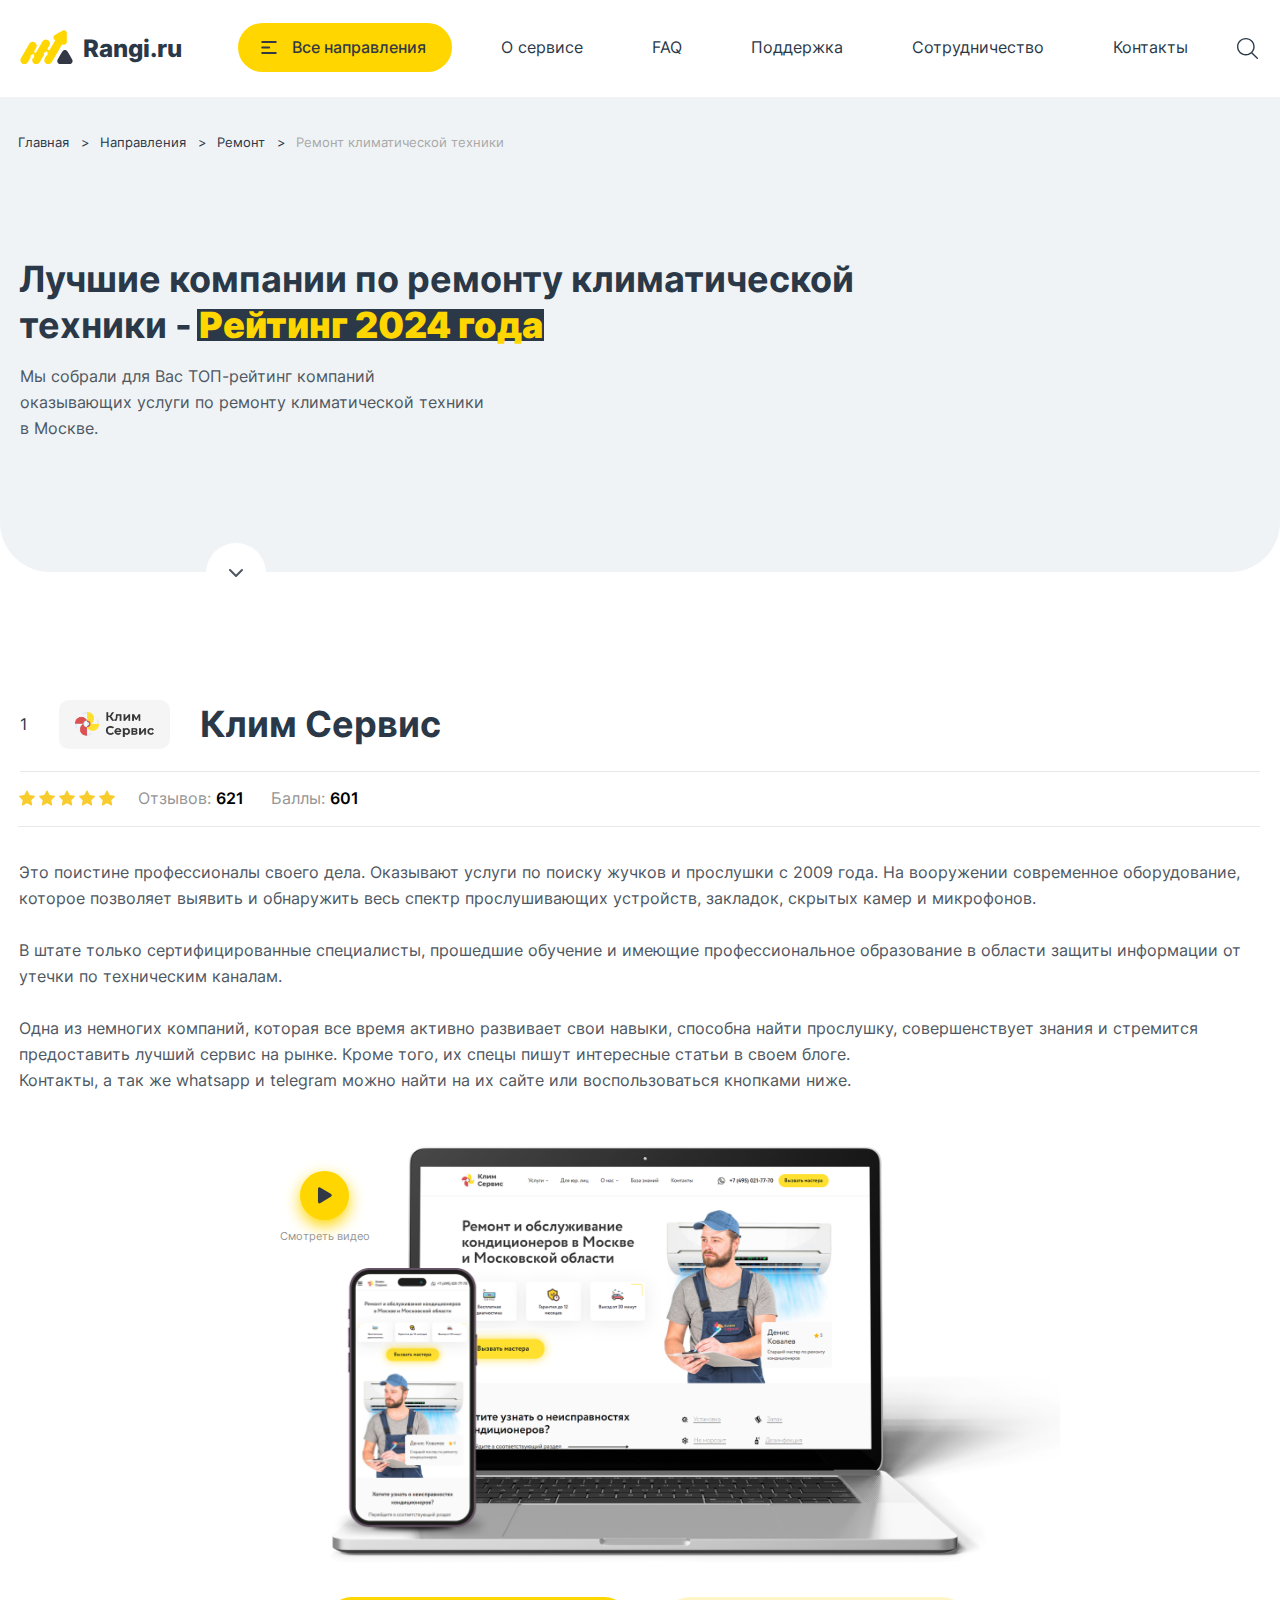
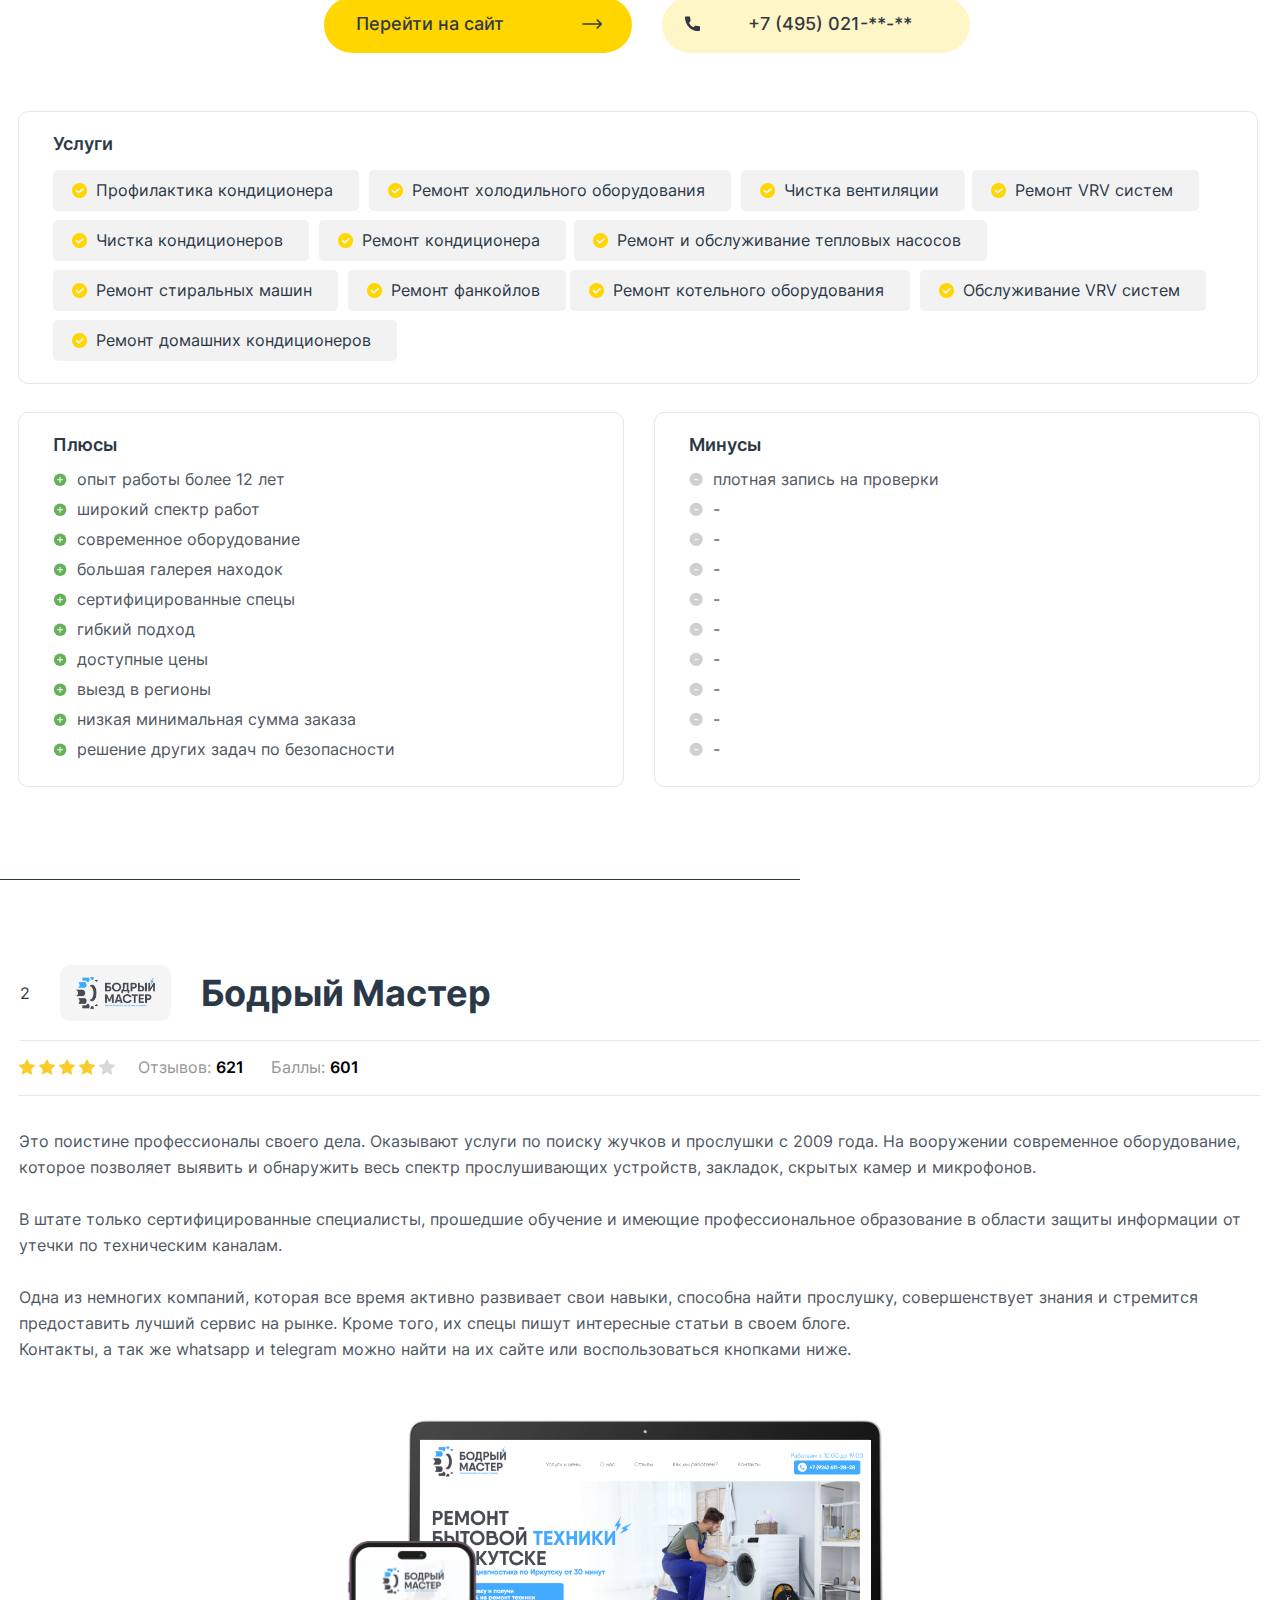
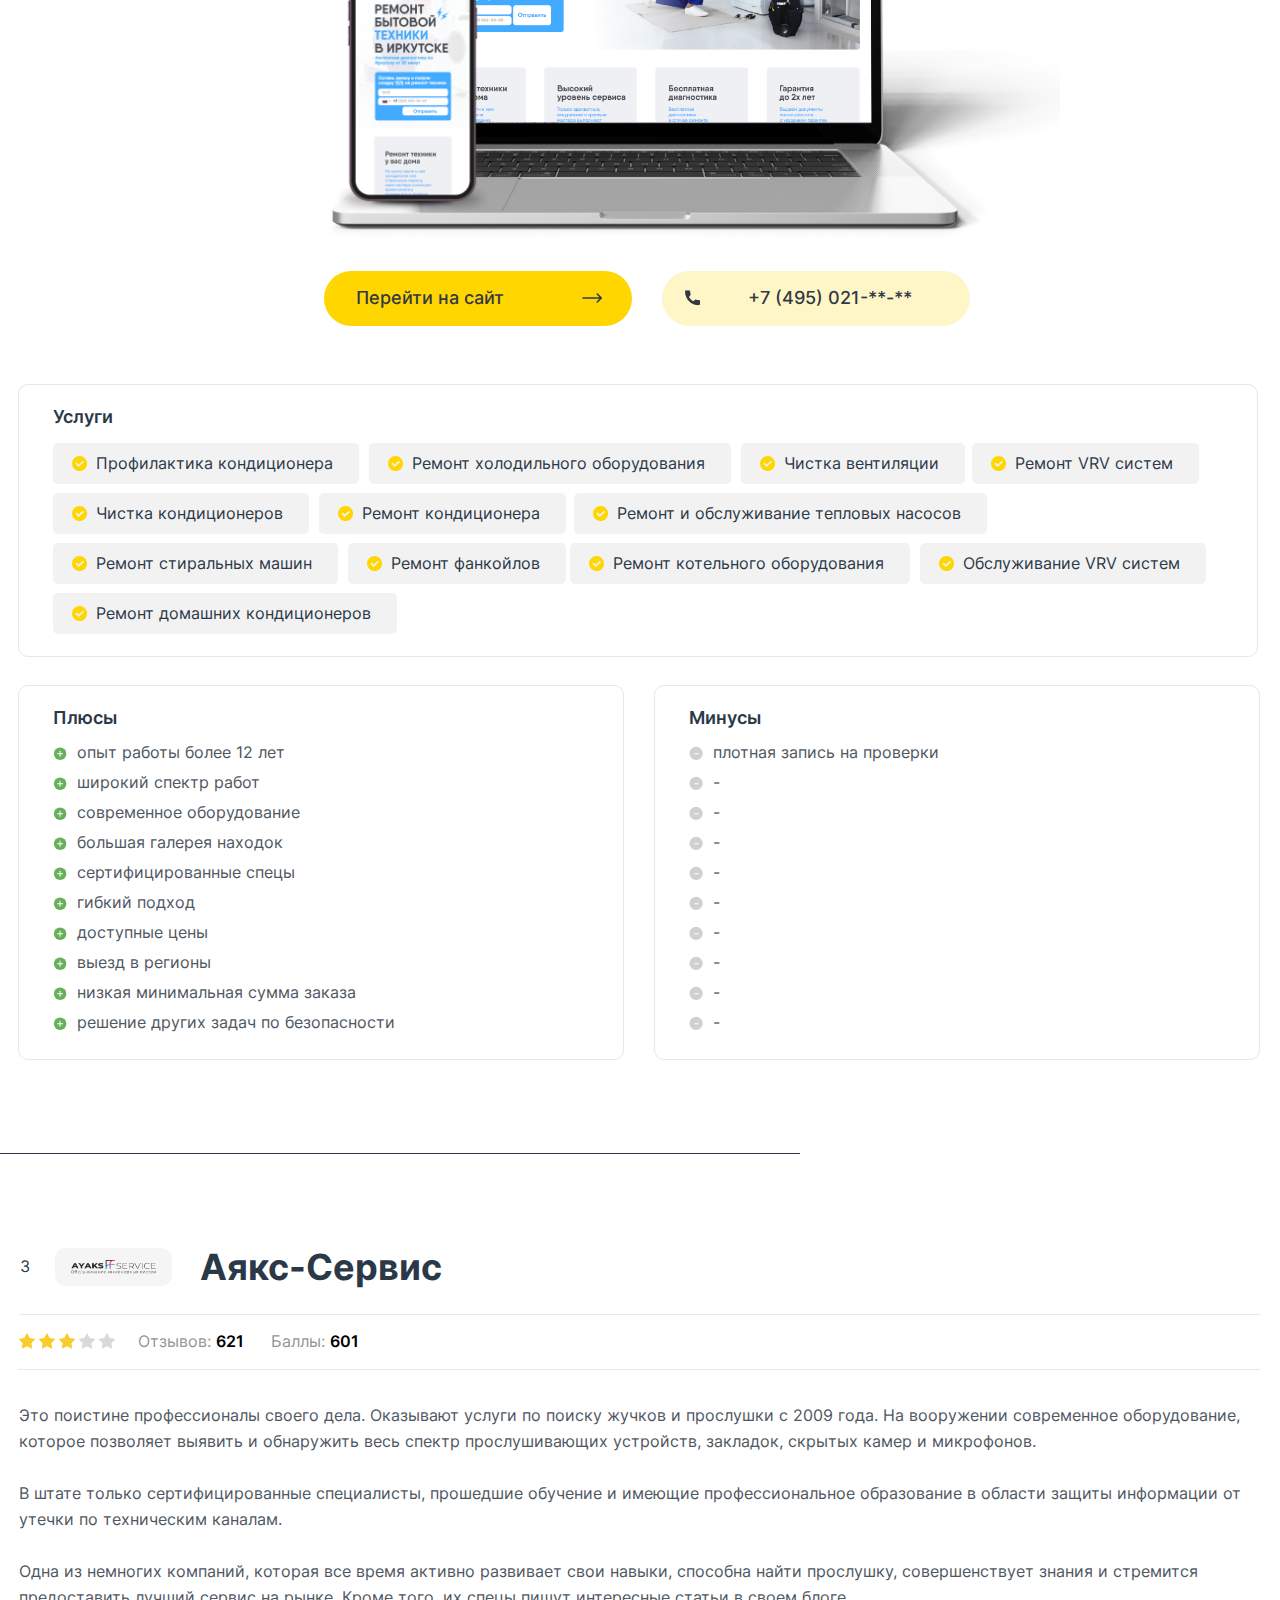
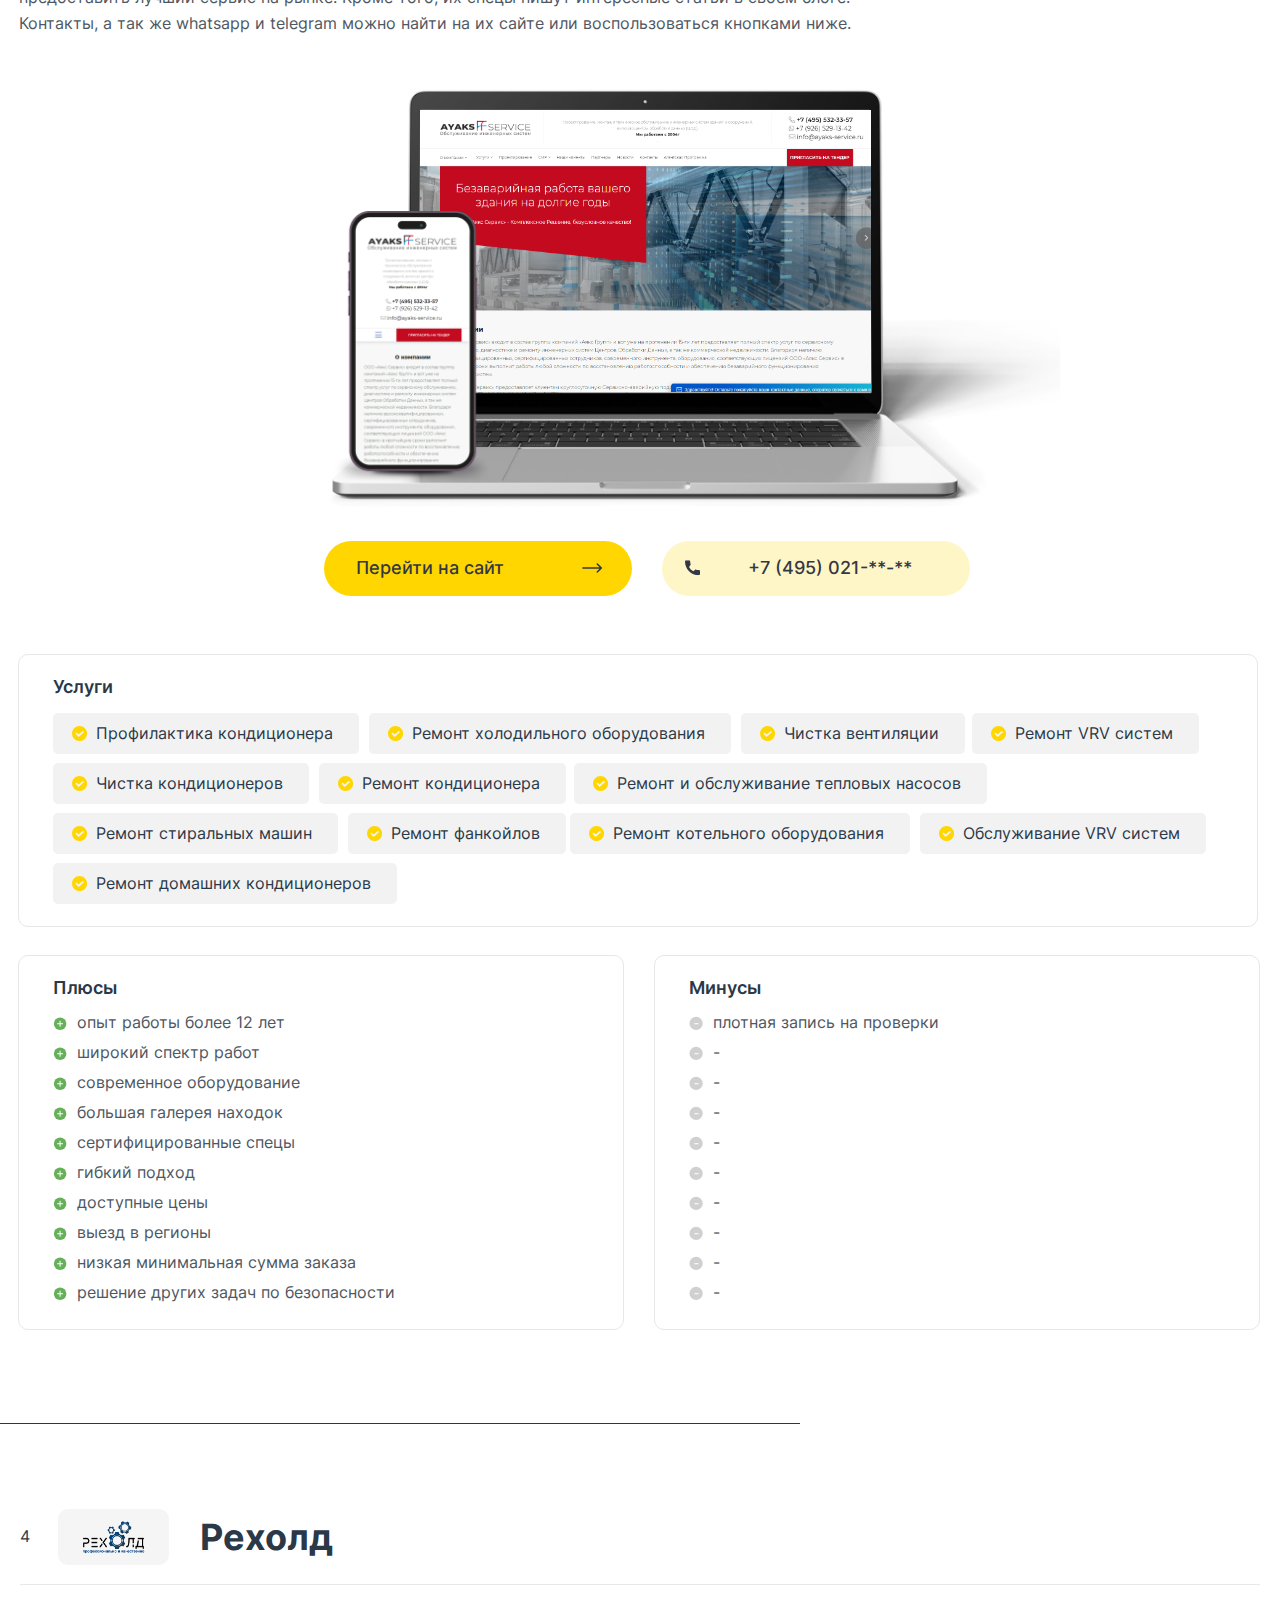
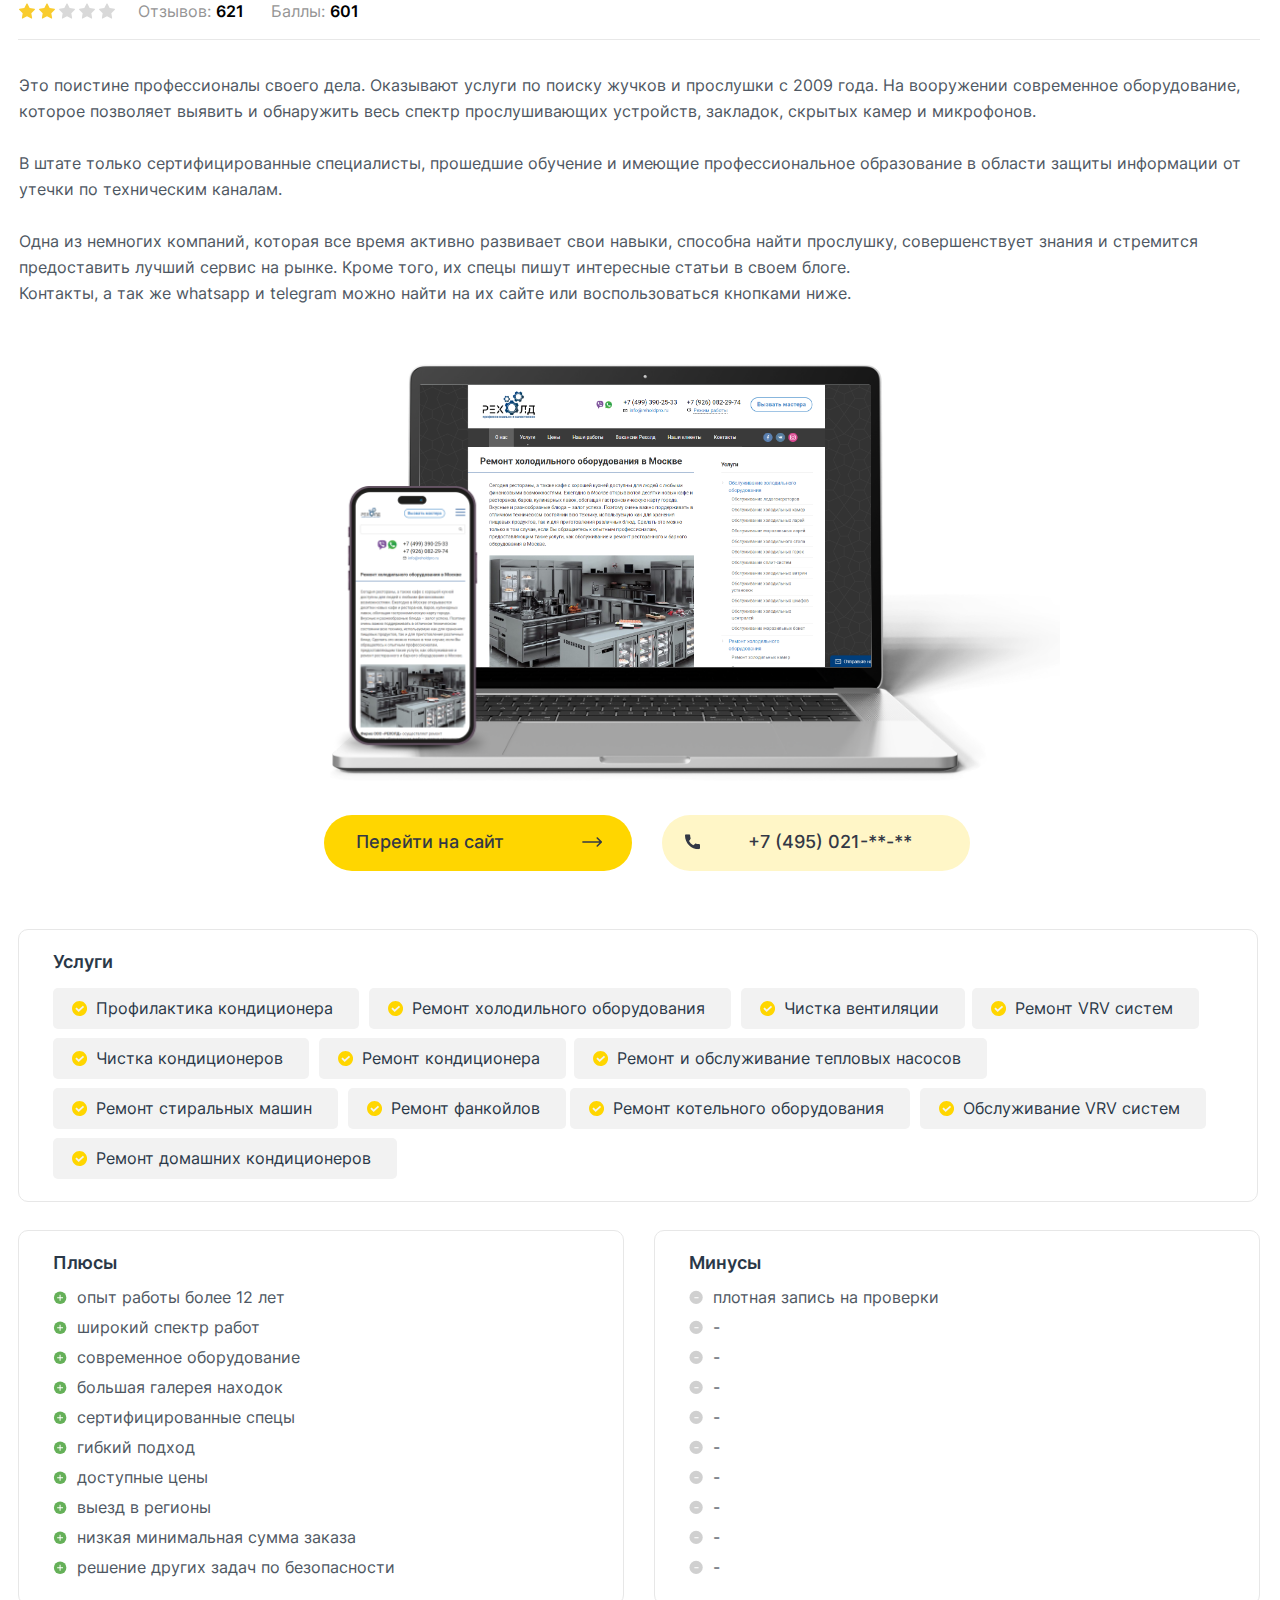
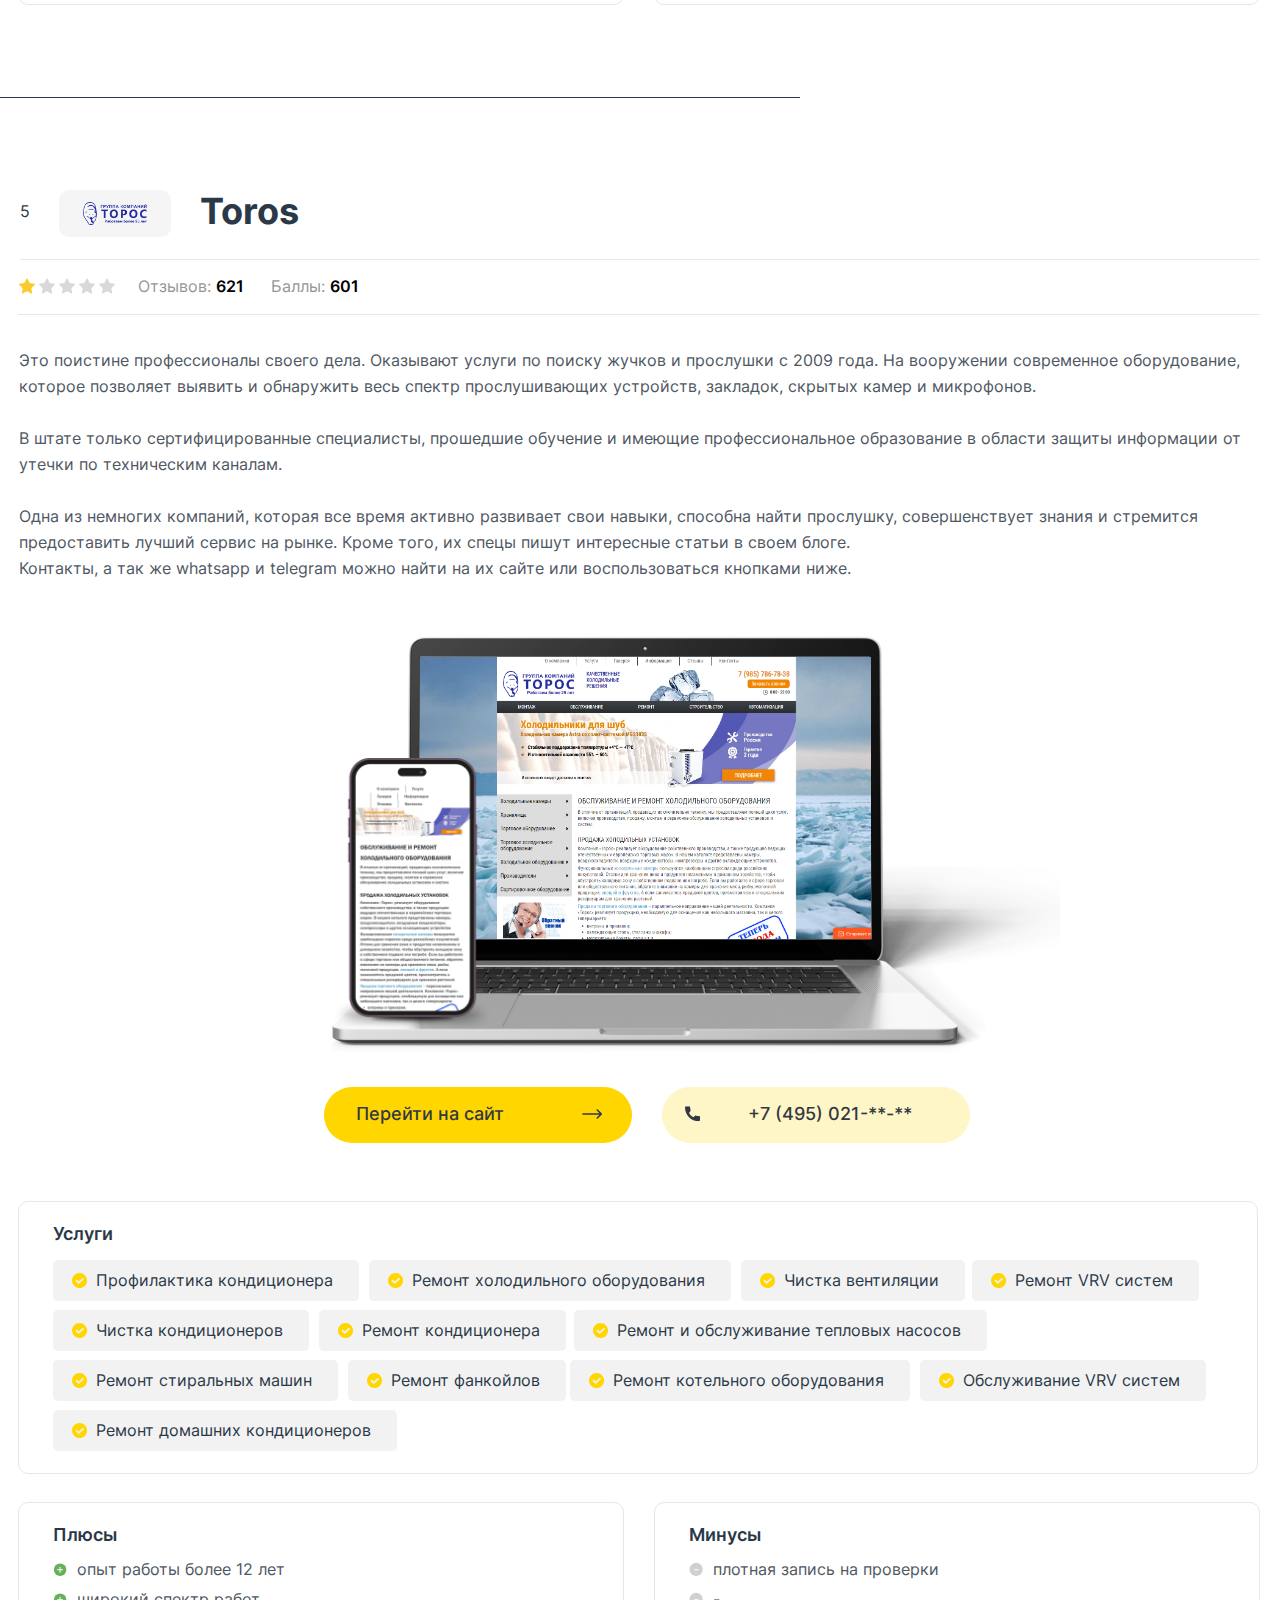
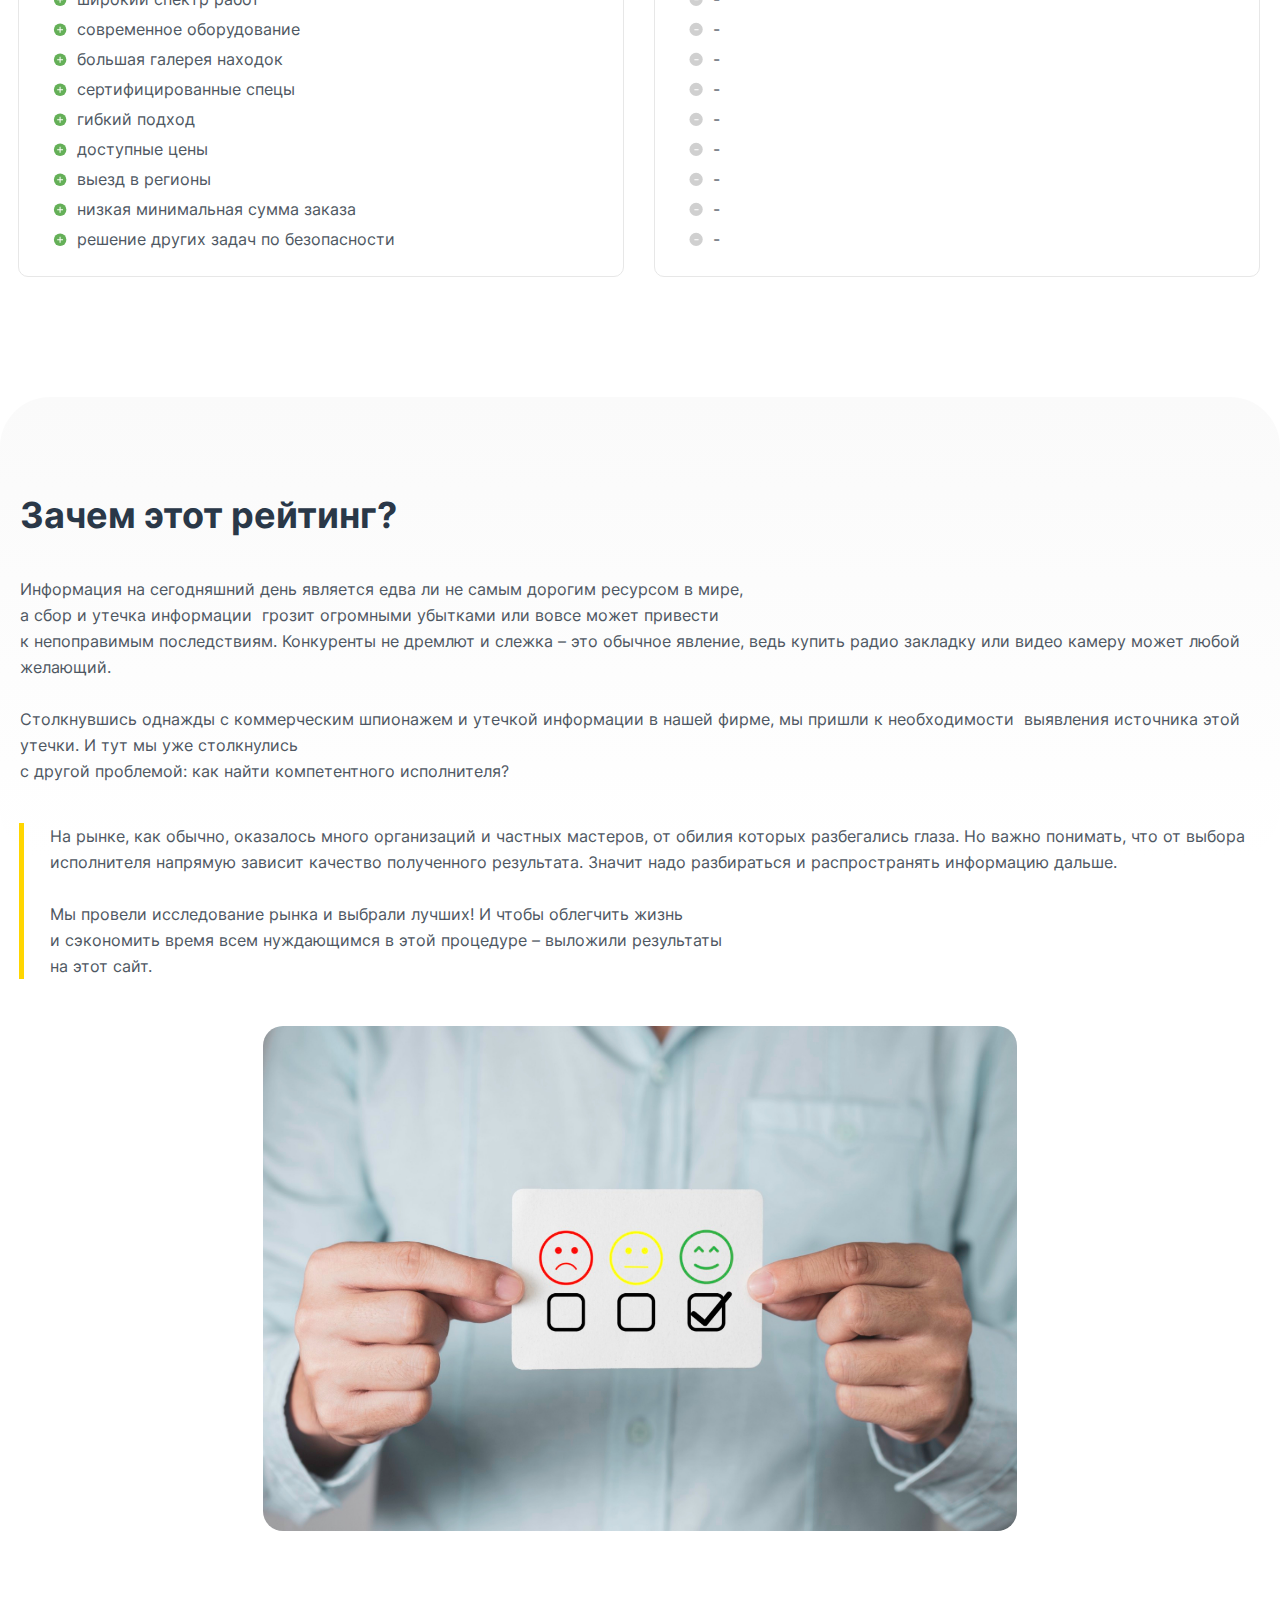
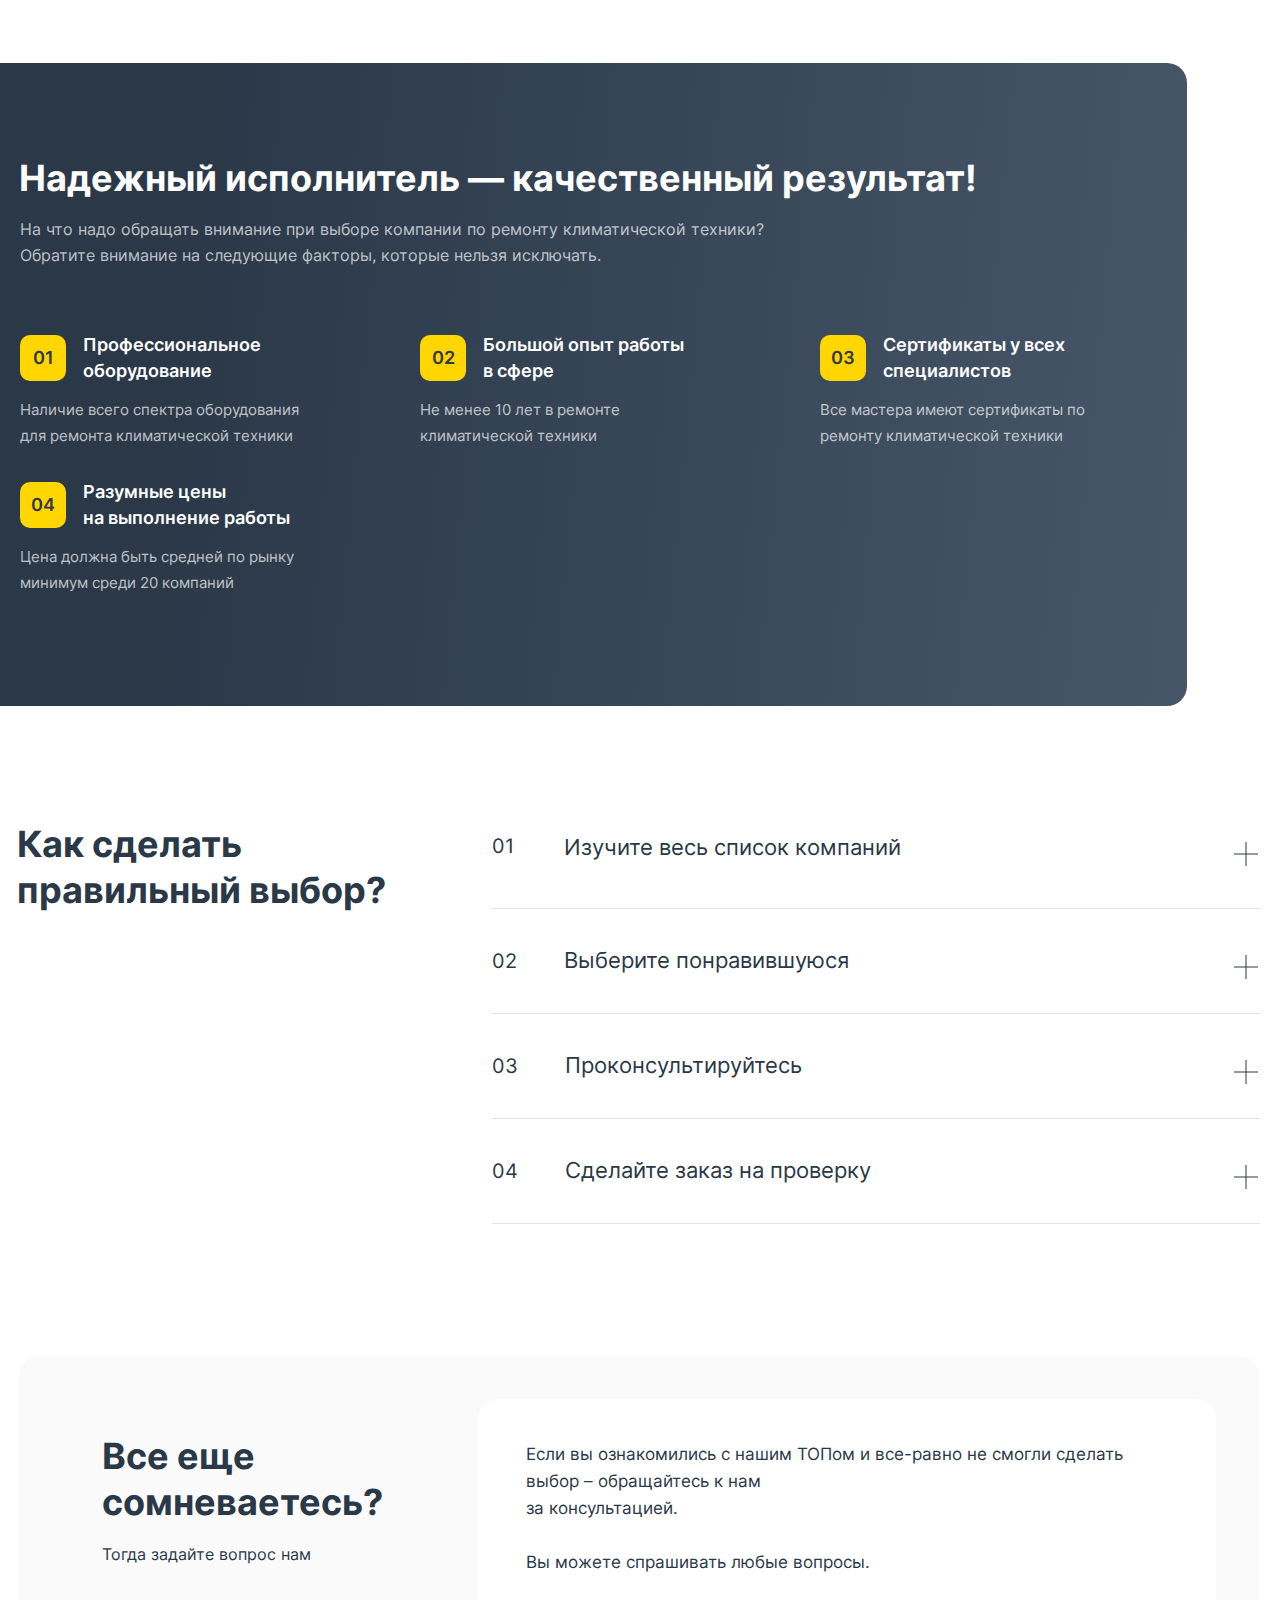
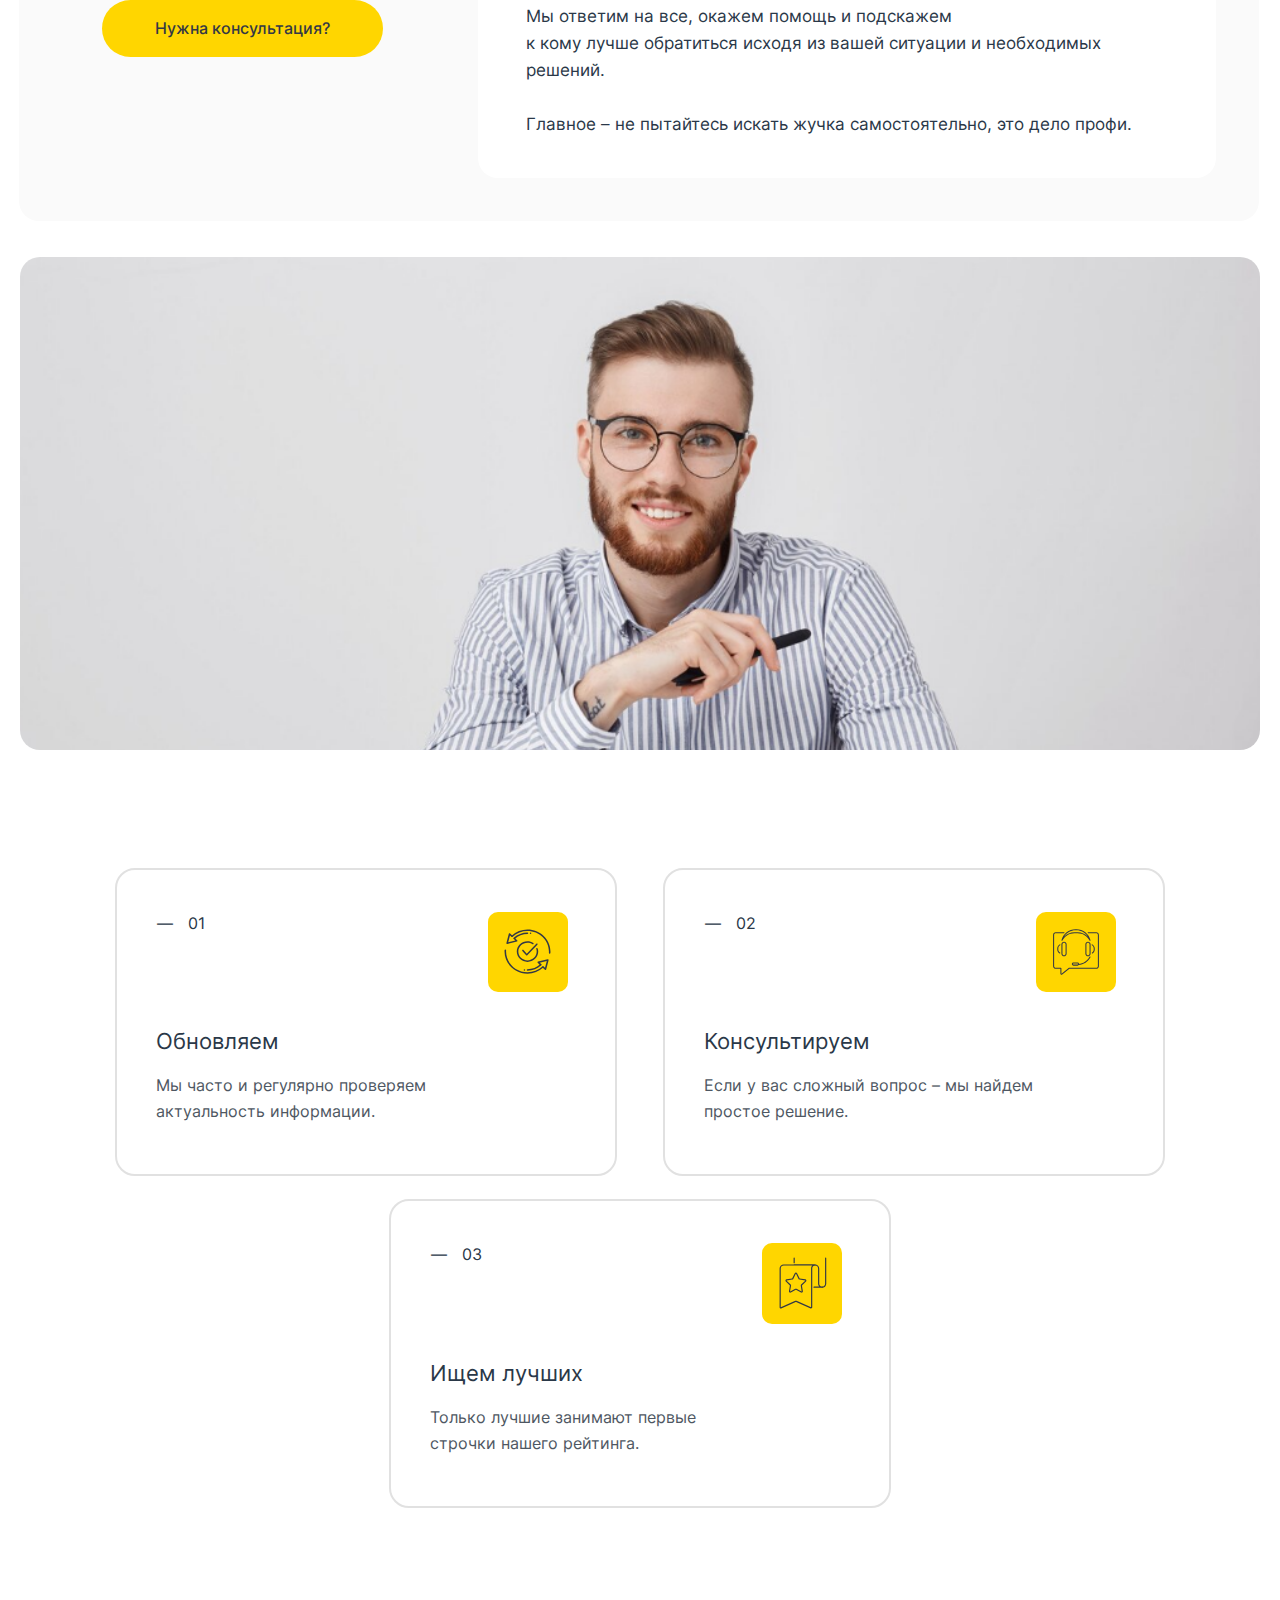
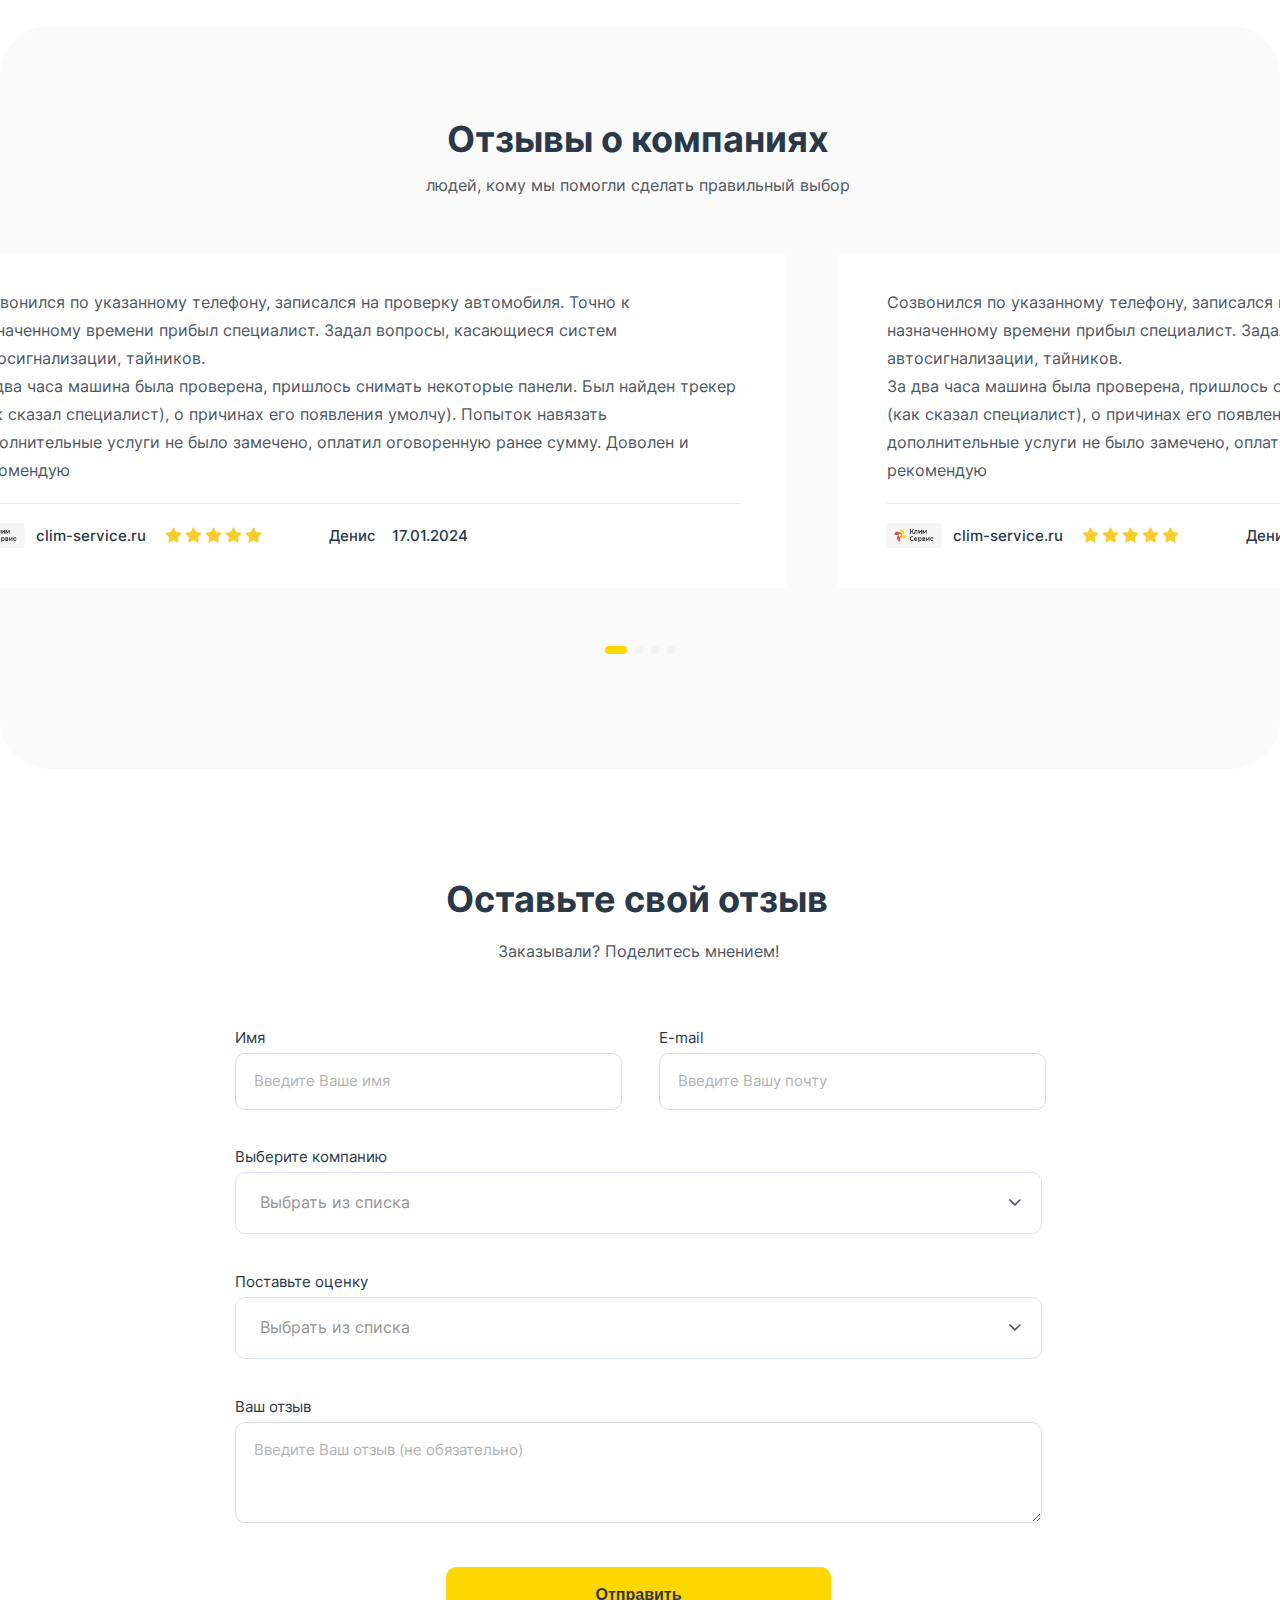
<file: docs/pages/category.html>
<!doctype html>
<html lang="en">
    <head>
        <meta charset="UTF-8">
        <meta name="viewport"
              content="width=device-width, user-scalable=no, initial-scale=1.0, maximum-scale=1.0, minimum-scale=1.0">
        <meta http-equiv="X-UA-Compatible" content="ie=edge">
        <title>Rangi.ru</title>
        <link   rel="stylesheet"
                type="text/css"
                href="../styles/main.css">
        <link
                rel="stylesheet"
                href="https://cdn.jsdelivr.net/npm/swiper@11/swiper-bundle.min.css"
        />
        <script src="../js/script.js" type="text/javascript"></script>
        <script defer src="../js/jquery-3.7.1.slim.min.js" ></script>
        <script defer src="../js/custom-select.js" ></script>
    </head>
    <body>
        <header class="header">
        <div class="header-mobile__menu mobile">
            <svg width="23" height="17" viewBox="0 0 23 17" fill="none" xmlns="http://www.w3.org/2000/svg">
                <path d="M22.2812 1.75H0.71875C0.528126 1.75 0.345309 1.67427 0.210517 1.53948C0.0757252 1.40469 0 1.22187 0 1.03125C0 0.840626 0.0757252 0.657809 0.210517 0.523017C0.345309 0.388225 0.528126 0.3125 0.71875 0.3125H22.2812C22.4719 0.3125 22.6547 0.388225 22.7895 0.523017C22.9243 0.657809 23 0.840626 23 1.03125C23 1.22187 22.9243 1.40469 22.7895 1.53948C22.6547 1.67427 22.4719 1.75 22.2812 1.75Z"
                      fill="#333845"/>
                <path d="M22.2812 8.9375H0.71875C0.528126 8.9375 0.345309 8.86178 0.210517 8.72698C0.0757252 8.59219 0 8.40937 0 8.21875C0 8.02813 0.0757252 7.84531 0.210517 7.71052C0.345309 7.57572 0.528126 7.5 0.71875 7.5H22.2812C22.4719 7.5 22.6547 7.57572 22.7895 7.71052C22.9243 7.84531 23 8.02813 23 8.21875C23 8.40937 22.9243 8.59219 22.7895 8.72698C22.6547 8.86178 22.4719 8.9375 22.2812 8.9375Z"
                      fill="#333845"/>
                <path d="M22.2812 16.125H0.71875C0.528126 16.125 0.345309 16.0493 0.210517 15.9145C0.0757252 15.7797 0 15.5969 0 15.4062C0 15.2156 0.0757252 15.0328 0.210517 14.898C0.345309 14.7632 0.528126 14.6875 0.71875 14.6875H22.2812C22.4719 14.6875 22.6547 14.7632 22.7895 14.898C22.9243 15.0328 23 15.2156 23 15.4062C23 15.5969 22.9243 15.7797 22.7895 15.9145C22.6547 16.0493 22.4719 16.125 22.2812 16.125Z"
                      fill="#333845"/>
            </svg>
        </div>
        <div class="header__logo logo">
                <span class="logo__image">
                    <svg width="53" height="34.48" viewBox="0 0 53 35" fill="none" xmlns="http://www.w3.org/2000/svg">
        <path d="M42.6779 0.662093L38.8614 2.86562L35.0449 5.06914C33.0605 6.21476 33.0605 9.07938 35.0449 10.2254L35.3392 10.3953L31.3929 17.2308L30.963 17.9757L30.6024 18.6002L29.8883 19.837C29.5519 20.4201 28.8062 20.6197 28.2231 20.2833C27.6399 19.9465 27.4404 19.2013 27.7768 18.6181L29.2814 16.0119C29.2821 16.0104 29.2845 16.0119 29.286 16.0108L29.4482 15.7301C30.5712 13.785 29.9047 11.2977 27.9596 10.1747C26.0145 9.0517 23.5272 9.71826 22.4042 11.6633L16.512 21.869L16.1058 22.5722C15.787 23.1242 15.081 23.3136 14.5291 22.9948C13.9771 22.6759 13.7881 21.97 14.1066 21.418L15.1992 19.5256L16.045 18.0607C17.168 16.1156 16.5015 13.6283 14.5564 12.5053C12.6113 11.3823 10.124 12.0489 9.00099 13.9939L0.545495 28.6394C-0.577512 30.5845 0.0890419 33.0718 2.03413 34.1948C3.97922 35.3178 6.46652 34.6513 7.58953 32.7062L9.40248 29.5664L10.6752 27.3621L10.5154 27.2697C9.95677 26.9473 9.95677 26.1408 10.5154 25.8185L11.5896 25.1983L12.6639 24.5781C13.2225 24.2558 13.9206 24.6588 13.9206 25.3039V26.5443V27.7846C13.9206 28.4254 13.2318 28.8257 12.6752 28.5151L12.3879 29.0128L12.4082 29.0245C11.5729 30.9018 12.2729 33.1451 14.0921 34.1952C16.0372 35.3182 18.5245 34.6517 19.6475 32.7066L22.8583 27.1457L24.2643 24.7106L24.1852 24.665C23.6266 24.3427 23.6266 23.5362 24.1852 23.2138L25.2594 22.5937L26.3337 21.9735C26.8923 21.6511 27.5904 22.0542 27.5904 22.6993V23.9396V25.18C27.5904 25.8091 26.9266 26.2028 26.3758 25.9229L24.8069 28.6402C23.6839 30.5853 24.3504 33.0726 26.2955 34.1956C28.2406 35.3186 30.7279 34.652 31.8509 32.707L42.384 14.4633L42.6783 14.6332C44.6628 15.7788 47.1438 14.3467 47.1438 12.0551V7.64726V3.24021C47.1431 0.948594 44.6624 -0.483522 42.6779 0.662093Z"
              fill="#FFD600"/>
        <path d="M42.4351 22.0055C43.6695 19.867 46.7563 19.867 47.9908 22.0055L50.2782 25.967L52.5655 29.9285C53.8 32.0669 52.2568 34.7401 49.7878 34.7401H45.2135H40.6393C38.1699 34.7401 36.6267 32.0673 37.8616 29.9285L40.1485 25.967L42.4351 22.0055Z"
              fill="#333845"/>
        </svg>
                </span>
            <span class="logo__text">
                    Rangi.ru
                </span>
        </div>
        <div class="header__menu yellow-button dropbtn">
            <a href="#">Все направления</a>
            <span class="dropdown-links">
                    <span class="dropdown-links-wrapper">
                        <a href="" class="dropdown-link">
                            Все направления
                        </a>
                        <a href="" class="dropdown-link">
                            Все направления
                        </a>
                        <a href="" class="dropdown-link">
                            Все направления
                        </a>
                    </span>
                </span>
        </div>
        <nav class="header__nav">
            <ul class="header__nav-items">
                <li class="header__nav-item"><a href="#">О сервисе</a></li>
                <li class="header__nav-item"><a href="#">FAQ</a></li>
                <li class="header__nav-item dropbtn">
                    <a href="#">Поддержка</a>
                    <span class="dropdown-links">
                            <span class="dropdown-links-title">Мы на связи с 09:00 до 21:00 мск</span>
                            <span class="dropdown-links-wrapper">
                                <a href="" class="dropdown-link whatsapp">
                                    <svg width="25" height="25" viewBox="0 0 25 25" fill="none" xmlns="http://www.w3.org/2000/svg">
                                        <g clip-path="url(#clip0_56_114)">
                                        <path d="M12.8368 0.30426H12.8308C6.17078 0.30426 0.754883 5.72166 0.754883 12.3832C0.754883 15.0255 1.60645 17.4745 3.05441 19.463L1.54907 23.9503L6.19191 22.4661C8.10189 23.7314 10.3803 24.4621 12.8368 24.4621C19.4969 24.4621 24.9128 19.0432 24.9128 12.3832C24.9128 5.72317 19.4969 0.30426 12.8368 0.30426ZM19.8653 17.3612C19.5739 18.1841 18.4173 18.8666 17.4948 19.0659C16.8637 19.2002 16.0393 19.3074 13.2641 18.1569C9.71443 16.6863 7.42849 13.0792 7.25033 12.8452C7.07971 12.6112 5.81596 10.9352 5.81596 9.20191C5.81596 7.46858 6.69621 6.62456 7.05103 6.26219C7.34243 5.96475 7.82408 5.82886 8.2861 5.82886C8.43557 5.82886 8.56995 5.83641 8.69074 5.84245C9.04556 5.85755 9.22373 5.87869 9.45775 6.43885C9.74916 7.14094 10.4588 8.87426 10.5433 9.05243C10.6294 9.23059 10.7155 9.47217 10.5947 9.7062C10.4814 9.94778 10.3818 10.055 10.2036 10.2603C10.0255 10.4657 9.85636 10.6227 9.67819 10.8431C9.51513 11.0349 9.33093 11.2402 9.53627 11.595C9.74161 11.9423 10.4512 13.1004 11.4961 14.0305C12.8444 15.2308 13.9375 15.6143 14.3286 15.7774C14.62 15.8982 14.9673 15.8695 15.1801 15.643C15.4504 15.3516 15.7841 14.8684 16.1238 14.3928C16.3654 14.0516 16.6704 14.0093 16.9905 14.1301C17.3166 14.2433 19.0424 15.0964 19.3972 15.2731C19.752 15.4512 19.9861 15.5358 20.0721 15.6853C20.1567 15.8347 20.1567 16.5368 19.8653 17.3612Z" fill="white"/>
                                        </g>
                                        <defs>
                                        <clipPath id="clip0_56_114">
                                        <rect width="24.1579" height="24.1579" fill="white" transform="translate(0.754883 0.30426)"/>
                                        </clipPath>
                                        </defs>
                                        </svg>
                                    WhatsApp
                                </a>
                                <a href="" class="dropdown-link telegram">
                                    <svg width="21" height="21" viewBox="0 0 21 21" fill="none" xmlns="http://www.w3.org/2000/svg">
                                        <g clip-path="url(#clip0_56_109)">
                                        <path d="M8.37648 13.1509L8.04636 17.7941C8.51867 17.7941 8.72322 17.5912 8.96852 17.3476L11.1829 15.2314L15.7712 18.5916C16.6127 19.0605 17.2056 18.8136 17.4326 17.8174L20.4443 3.70484L20.4452 3.70401C20.7121 2.46006 19.9953 1.97362 19.1754 2.27879L1.47236 9.05651C0.264161 9.52549 0.282454 10.199 1.26697 10.5042L5.79294 11.912L16.3059 5.33379C16.8006 5.00617 17.2505 5.18745 16.8804 5.51507L8.37648 13.1509Z" fill="white"/>
                                        </g>
                                        <defs>
                                        <clipPath id="clip0_56_109">
                                        <rect width="19.9565" height="19.9565" fill="white" transform="translate(0.545898 0.527618)"/>
                                        </clipPath>
                                        </defs>
                                    </svg>
                                    Telegram
                                </a>
                            </span>
                            <span class="dropdown-links-phone-mail">
                                <a href="tel:+74951234567" class="dropdown-link whatsapp">
                                    <svg width="15" height="14" viewBox="0 0 15 14" fill="none" xmlns="http://www.w3.org/2000/svg">
                                        <g clip-path="url(#clip0_56_102)">
                                        <path d="M13.4548 8.67887C12.5976 8.67887 11.756 8.55226 10.9585 8.30335C10.5677 8.17746 10.0873 8.29295 9.84879 8.5243L8.27463 9.64661C6.44905 8.72625 5.32453 7.66455 4.36334 5.95334L5.5167 4.50537C5.81635 4.22274 5.92383 3.80989 5.79506 3.42252C5.53037 2.66535 5.39591 1.87088 5.39591 1.06101C5.39595 0.475966 4.89198 0 4.27256 0H1.70152C1.08209 0 0.578125 0.475966 0.578125 1.06098C0.578125 7.76678 6.35451 13.2222 13.4548 13.2222C14.0742 13.2222 14.5782 12.7463 14.5782 12.1612V9.73982C14.5781 9.15484 14.0742 8.67887 13.4548 8.67887Z" fill="#2A3848"/>
                                        </g>
                                        <defs>
                                        <clipPath id="clip0_56_102">
                                        <rect width="14" height="13.2222" fill="white" transform="translate(0.578125)"/>
                                        </clipPath>
                                        </defs>
                                    </svg>
                                    +7 (495) 123-45-67
                                </a>
                                <a href="mailto:hello@trevelme.ru" class="dropdown-link telegram">
                                    <svg width="13" height="11" viewBox="0 0 13 11" fill="none" xmlns="http://www.w3.org/2000/svg">
                                        <g clip-path="url(#clip0_56_97)">
                                        <path d="M7.58099 6.7395C7.28245 6.92194 6.93566 7.01839 6.57812 7.01839C6.22061 7.01839 5.87383 6.92194 5.57528 6.7395L0.658023 3.73441C0.630742 3.71774 0.604164 3.70036 0.578125 3.68249V8.60664C0.578125 9.17121 1.07793 9.61926 1.6828 9.61926H11.4734C12.0893 9.61926 12.5781 9.16111 12.5781 8.60664V3.68246C12.552 3.70038 12.5254 3.71781 12.498 3.7345L7.58099 6.7395Z" fill="#2A3848"/>
                                        <path d="M1.04805 3.19811L5.9653 6.20322C6.15145 6.31698 6.36477 6.37385 6.5781 6.37385C6.79145 6.37385 7.0048 6.31696 7.19095 6.20322L12.1082 3.19811C12.4025 3.0184 12.5781 2.71762 12.5781 2.39299C12.5781 1.8348 12.0827 1.38071 11.4738 1.38071H1.68243C1.07352 1.38073 0.578125 1.83482 0.578125 2.39352C0.578125 2.71762 0.753812 3.0184 1.04805 3.19811Z" fill="#2A3848"/>
                                        </g>
                                        <defs>
                                        <clipPath id="clip0_56_97">
                                        <rect width="12" height="11" fill="white" transform="translate(0.578125)"/>
                                        </clipPath>
                                        </defs>
                                    </svg>
                                    hello@trevelme.ru
                                </a>
                            </span>
                        </span>
                </li>
                <li class="header__nav-item"><a href="#">Сотрудничество</a></li>
                <li class="header__nav-item"><a href="#">Контакты</a></li>
            </ul>
        </nav>
        <div class="header__search">
            <input id="header-search" type="search">
            <span class="header__search-icon">
                    <svg width="21" height="21" viewBox="0 0 21 21" fill="none" xmlns="http://www.w3.org/2000/svg">
                        <path d="M20.8012 19.8575L15.3793 14.5223C16.7992 12.9797 17.6715 10.9396 17.6715 8.69472C17.6708 3.89245 13.7154 0 8.83565 0C3.95594 0 0.000457764 3.89245 0.000457764 8.69472C0.000457764 13.497 3.95594 17.3894 8.83565 17.3894C10.944 17.3894 12.8778 16.6602 14.3967 15.4478L19.8396 20.804C20.1048 21.0653 20.5354 21.0653 20.8006 20.804C21.0664 20.5428 21.0664 20.1188 20.8012 19.8575ZM8.83565 16.0517C4.70689 16.0517 1.35988 12.7579 1.35988 8.69472C1.35988 4.63156 4.70689 1.33773 8.83565 1.33773C12.9645 1.33773 16.3114 4.63156 16.3114 8.69472C16.3114 12.7579 12.9645 16.0517 8.83565 16.0517Z"
                              fill="#2A3848"/>
                    </svg>
                </span>
        </div>
    </header>
        <main class="main-category-page-wrapper">
            <div class="main-category-page background-wrapper">
                <div class="align-wrapper">
                    <div class="breadcrumbs">
                        <span class="breadcrumbs__item">
                            <a href="#">Главная</a>
                        </span>
                        <span class="breadcrumbs__item">
                            <a href="#">Направления</a>
                        </span>
                        <span class="breadcrumbs__item">
                            <a href="#">Ремонт</a>
                        </span>
                        <span class="breadcrumbs__item active">
                            <a href="#">Ремонт климатической техники</a>
                        </span>
                    </div>
                    <div class="main-directions__title-block-wrapper">
                        <div class="main-directions__title-block">
                            <h2 class="main-directions__title">Лучшие компании по ремонту климатической техники - <span>Рейтинг 2024
                                года</span></h2>
                            <p class="main-directions__subtext">Мы собрали для Вас ТОП-рейтинг компаний оказывающих
                                услуги по ремонту климатической техники в Москве.</p>
                        </div>
                    </div>
                </div>
                <a class="main-category-page-arrow" href="#main-category-page-arrow-link">
                    <svg width="24" height="24" viewBox="0 0 24 24" fill="none" xmlns="http://www.w3.org/2000/svg">
                        <path d="M11.9999 16C11.8683 16.0008 11.7379 15.9755 11.616 15.9258C11.4942 15.876 11.3834 15.8027 11.2899 15.71L5.28994 9.71C5.10164 9.52169 4.99585 9.2663 4.99585 9C4.99585 8.7337 5.10164 8.4783 5.28994 8.29C5.47824 8.10169 5.73364 7.99591 5.99994 7.99591C6.26624 7.99591 6.52164 8.10169 6.70994 8.29L11.9999 13.59L17.2899 8.3C17.4812 8.13617 17.7273 8.05057 17.979 8.06029C18.2307 8.07001 18.4694 8.17434 18.6475 8.35244C18.8256 8.53053 18.9299 8.76927 18.9397 9.02095C18.9494 9.27262 18.8638 9.5187 18.6999 9.71L12.6999 15.71C12.5137 15.8947 12.2623 15.9989 11.9999 16Z" fill="#4E5762"/>
                    </svg>
                </a>
            </div>
            <div class="main-category-page__company-blocks">
                <div class="main-category-page__company-block">
                    <div class="main-category-page__company-block-description">
                        <div class="main-category-page__company-block-description-text" id="main-category-page-arrow-link">
                            <div class="main-category-page__company-block-description-text-title">
                                <div class="main-category-page__numbering">1</div>
                                <div class="main-category-page__company-block-description-text-title-logo">
                                    <img src="../images/klim-service.png" alt="Логотип Клим Сервис">
                                </div>
                                <h2 class="main-category-page__company-block-description-text-title-name">
                                    Клим Сервис
                                </h2>
                            </div>
                            <div class="main-category-page__company-block-description-text-rating">
                                <div class="main-category-page__company-block-description-text-rating-img">
                                    <svg width="18" height="18" viewBox="0 0 18 18" fill="none"
                                         xmlns="http://www.w3.org/2000/svg">
                                        <path d="M16.8249 7.73438L13.3211 11.1499L14.1485 15.9739C14.1845 16.1848 14.0979 16.398 13.9247 16.524C13.8268 16.5954 13.7103 16.6314 13.5939 16.6314C13.5045 16.6314 13.4145 16.6101 13.3323 16.5668L8.99997 14.2892L4.66815 16.5662C4.47915 16.6663 4.24909 16.65 4.07584 16.5234C3.90259 16.3974 3.81597 16.1843 3.85197 15.9733L4.6794 11.1493L1.17503 7.73438C1.02203 7.58476 0.966341 7.36088 1.03272 7.15782C1.09909 6.95476 1.27515 6.8057 1.48722 6.77476L6.32978 6.07163L8.4954 1.68301C8.68497 1.29882 9.31497 1.29882 9.50453 1.68301L11.6702 6.07163L16.5127 6.77476C16.7248 6.8057 16.9008 6.9542 16.9672 7.15782C17.0336 7.36145 16.9779 7.5842 16.8249 7.73438Z"
                                              fill="#F9CC2E"/>
                                    </svg>
                                    <svg width="18" height="18" viewBox="0 0 18 18" fill="none"
                                         xmlns="http://www.w3.org/2000/svg">
                                        <path d="M16.8249 7.73438L13.3211 11.1499L14.1485 15.9739C14.1845 16.1848 14.0979 16.398 13.9247 16.524C13.8268 16.5954 13.7103 16.6314 13.5939 16.6314C13.5045 16.6314 13.4145 16.6101 13.3323 16.5668L8.99997 14.2892L4.66815 16.5662C4.47915 16.6663 4.24909 16.65 4.07584 16.5234C3.90259 16.3974 3.81597 16.1843 3.85197 15.9733L4.6794 11.1493L1.17503 7.73438C1.02203 7.58476 0.966341 7.36088 1.03272 7.15782C1.09909 6.95476 1.27515 6.8057 1.48722 6.77476L6.32978 6.07163L8.4954 1.68301C8.68497 1.29882 9.31497 1.29882 9.50453 1.68301L11.6702 6.07163L16.5127 6.77476C16.7248 6.8057 16.9008 6.9542 16.9672 7.15782C17.0336 7.36145 16.9779 7.5842 16.8249 7.73438Z"
                                              fill="#F9CC2E"/>
                                    </svg>
                                    <svg width="18" height="18" viewBox="0 0 18 18" fill="none"
                                         xmlns="http://www.w3.org/2000/svg">
                                        <path d="M16.8249 7.73438L13.3211 11.1499L14.1485 15.9739C14.1845 16.1848 14.0979 16.398 13.9247 16.524C13.8268 16.5954 13.7103 16.6314 13.5939 16.6314C13.5045 16.6314 13.4145 16.6101 13.3323 16.5668L8.99997 14.2892L4.66815 16.5662C4.47915 16.6663 4.24909 16.65 4.07584 16.5234C3.90259 16.3974 3.81597 16.1843 3.85197 15.9733L4.6794 11.1493L1.17503 7.73438C1.02203 7.58476 0.966341 7.36088 1.03272 7.15782C1.09909 6.95476 1.27515 6.8057 1.48722 6.77476L6.32978 6.07163L8.4954 1.68301C8.68497 1.29882 9.31497 1.29882 9.50453 1.68301L11.6702 6.07163L16.5127 6.77476C16.7248 6.8057 16.9008 6.9542 16.9672 7.15782C17.0336 7.36145 16.9779 7.5842 16.8249 7.73438Z"
                                              fill="#F9CC2E"/>
                                    </svg>
                                    <svg width="18" height="18" viewBox="0 0 18 18" fill="none"
                                         xmlns="http://www.w3.org/2000/svg">
                                        <path d="M16.8249 7.73438L13.3211 11.1499L14.1485 15.9739C14.1845 16.1848 14.0979 16.398 13.9247 16.524C13.8268 16.5954 13.7103 16.6314 13.5939 16.6314C13.5045 16.6314 13.4145 16.6101 13.3323 16.5668L8.99997 14.2892L4.66815 16.5662C4.47915 16.6663 4.24909 16.65 4.07584 16.5234C3.90259 16.3974 3.81597 16.1843 3.85197 15.9733L4.6794 11.1493L1.17503 7.73438C1.02203 7.58476 0.966341 7.36088 1.03272 7.15782C1.09909 6.95476 1.27515 6.8057 1.48722 6.77476L6.32978 6.07163L8.4954 1.68301C8.68497 1.29882 9.31497 1.29882 9.50453 1.68301L11.6702 6.07163L16.5127 6.77476C16.7248 6.8057 16.9008 6.9542 16.9672 7.15782C17.0336 7.36145 16.9779 7.5842 16.8249 7.73438Z"
                                              fill="#F9CC2E"/>
                                    </svg>
                                    <svg width="18" height="18" viewBox="0 0 18 18" fill="none"
                                         xmlns="http://www.w3.org/2000/svg">
                                        <path d="M16.8249 7.73438L13.3211 11.1499L14.1485 15.9739C14.1845 16.1848 14.0979 16.398 13.9247 16.524C13.8268 16.5954 13.7103 16.6314 13.5939 16.6314C13.5045 16.6314 13.4145 16.6101 13.3323 16.5668L8.99997 14.2892L4.66815 16.5662C4.47915 16.6663 4.24909 16.65 4.07584 16.5234C3.90259 16.3974 3.81597 16.1843 3.85197 15.9733L4.6794 11.1493L1.17503 7.73438C1.02203 7.58476 0.966341 7.36088 1.03272 7.15782C1.09909 6.95476 1.27515 6.8057 1.48722 6.77476L6.32978 6.07163L8.4954 1.68301C8.68497 1.29882 9.31497 1.29882 9.50453 1.68301L11.6702 6.07163L16.5127 6.77476C16.7248 6.8057 16.9008 6.9542 16.9672 7.15782C17.0336 7.36145 16.9779 7.5842 16.8249 7.73438Z"
                                              fill="#F9CC2E"/>
                                    </svg>
                                </div>
                                <div class="main-category-page__company-block-description-text-rating-reviews">
                                    <p class="main-category-page__company-block-description-text-rating-reviews-item">
                                        Отзывов:</p>
                                    <p class="main-category-page__company-block-description-text-rating-reviews-value">
                                        621</p>
                                </div>
                                <div class="main-category-page__company-block-description-text-rating-points">
                                    <p class="main-category-page__company-block-description-text-rating-points-item">
                                        Баллы:</p>
                                    <p class="main-category-page__company-block-description-text-rating-points-value">
                                        601</p>
                                </div>
                            </div>
                            <div class="main-category-page__company-block-description-text-subtext">
                                Это поистине профессионалы своего дела. Оказывают услуги по поиску жучков и прослушки с
                                2009 года. На вооружении современное оборудование, которое позволяет выявить и
                                обнаружить весь спектр прослушивающих устройств, закладок, скрытых камер и микрофонов.
                                <br>
                                <br>
                                В штате только сертифицированные специалисты, прошедшие обучение и имеющие
                                профессиональное образование в области защиты информации от утечки по техническим
                                каналам.
                                <br>
                                <br>
                                Одна из немногих компаний, которая все время активно развивает свои навыки, способна
                                найти прослушку, совершенствует знания и стремится предоставить лучший сервис на рынке.
                                Кроме того, их спецы пишут интересные статьи в своем блоге.
                                <br>
                                Контакты, а так же whatsapp и telegram можно найти на их сайте или воспользоваться
                                кнопками ниже.
                            </div>
                        </div>
                        <div class="main-category-page__company-block-description-images-contacts">
                            <div class="main-category-page__company-block-description-images">
                                <a href="#" class="main-category-page__company-block-description-images-wrapper">
                                    <span class="main-category-page__company-block-description-images-video">
                                        Смотреть видео
                                    </span>
                                </a>
                                <img src="../images/klim-service-notebook.png" alt="Ноутбук с сайтом Клим Сервис">
                                <img src="../images/klim-service-phone.png" alt="Телефон с сайтом Клим Сервис">
                            </div>
                            <div class="main-category-page__company-block-description-contacts">
                                <div class="main-category-page__company-block-description-contact-site yellow-button">
                                    <a href="#">Перейти на сайт</a>
                                </div>
                                <div class="main-category-page__company-block-description-contact-phone yellow-button">
                                    <a href="tel:+79991112233">+7 (495) 021-**-**</a>
                                </div>
                            </div>
                        </div>
                    </div>
                    <div class="main-category-page__company-block-services-wrapper">
                        <div class="main-category-page__company-block-services">
                            <div class="main-category-page__company-block-services-title">
                                Услуги
                            </div>
                            <ul class="main-category-page__company-block-services-list">
                                <li class="main-category-page__company-block-services-elem">
                                    <svg width="15" height="15" viewBox="0 0 15 15" fill="none" xmlns="http://www.w3.org/2000/svg">
                                        <g clip-path="url(#clip0_49_1520)">
                                            <path d="M7.55371 0C3.43428 0 0.0537109 3.38057 0.0537109 7.5C0.0537109 11.6194 3.43428 15 7.55371 15C11.6731 15 15.0537 11.6194 15.0537 7.5C15.0537 3.38057 11.6731 0 7.55371 0ZM6.64606 10.9113L3.36174 7.62703L4.60457 6.3842L6.70357 8.4832L10.9174 4.65258L12.1002 5.95292L6.64606 10.9113Z" fill="#FFD600"/>
                                        </g>
                                        <defs>
                                            <clipPath id="clip0_49_1520">
                                                <rect width="15" height="15" fill="white" transform="translate(0.0537109)"/>
                                            </clipPath>
                                        </defs>
                                    </svg>
                                    Профилактика кондиционера
                                </li>
                                <li class="main-category-page__company-block-services-elem">
                                    <svg width="15" height="15" viewBox="0 0 15 15" fill="none" xmlns="http://www.w3.org/2000/svg">
                                        <g clip-path="url(#clip0_49_1520)">
                                            <path d="M7.55371 0C3.43428 0 0.0537109 3.38057 0.0537109 7.5C0.0537109 11.6194 3.43428 15 7.55371 15C11.6731 15 15.0537 11.6194 15.0537 7.5C15.0537 3.38057 11.6731 0 7.55371 0ZM6.64606 10.9113L3.36174 7.62703L4.60457 6.3842L6.70357 8.4832L10.9174 4.65258L12.1002 5.95292L6.64606 10.9113Z" fill="#FFD600"/>
                                        </g>
                                        <defs>
                                            <clipPath id="clip0_49_1520">
                                                <rect width="15" height="15" fill="white" transform="translate(0.0537109)"/>
                                            </clipPath>
                                        </defs>
                                    </svg>
                                    Ремонт холодильного оборудования
                                </li>
                                <li class="main-category-page__company-block-services-elem">
                                    <svg width="15" height="15" viewBox="0 0 15 15" fill="none" xmlns="http://www.w3.org/2000/svg">
                                    <g clip-path="url(#clip0_49_1520)">
                                        <path d="M7.55371 0C3.43428 0 0.0537109 3.38057 0.0537109 7.5C0.0537109 11.6194 3.43428 15 7.55371 15C11.6731 15 15.0537 11.6194 15.0537 7.5C15.0537 3.38057 11.6731 0 7.55371 0ZM6.64606 10.9113L3.36174 7.62703L4.60457 6.3842L6.70357 8.4832L10.9174 4.65258L12.1002 5.95292L6.64606 10.9113Z" fill="#FFD600"/>
                                    </g>
                                    <defs>
                                        <clipPath id="clip0_49_1520">
                                            <rect width="15" height="15" fill="white" transform="translate(0.0537109)"/>
                                        </clipPath>
                                    </defs>
                                </svg>
                                    Чистка вентиляции
                                </li>
                                <li class="main-category-page__company-block-services-elem">
                                    <svg width="15" height="15" viewBox="0 0 15 15" fill="none" xmlns="http://www.w3.org/2000/svg">
                                        <g clip-path="url(#clip0_49_1520)">
                                            <path d="M7.55371 0C3.43428 0 0.0537109 3.38057 0.0537109 7.5C0.0537109 11.6194 3.43428 15 7.55371 15C11.6731 15 15.0537 11.6194 15.0537 7.5C15.0537 3.38057 11.6731 0 7.55371 0ZM6.64606 10.9113L3.36174 7.62703L4.60457 6.3842L6.70357 8.4832L10.9174 4.65258L12.1002 5.95292L6.64606 10.9113Z" fill="#FFD600"/>
                                        </g>
                                        <defs>
                                            <clipPath id="clip0_49_1520">
                                                <rect width="15" height="15" fill="white" transform="translate(0.0537109)"/>
                                            </clipPath>
                                        </defs>
                                    </svg>
                                    Ремонт VRV систем
                                </li>
                                <li class="main-category-page__company-block-services-elem">
                                    <svg width="15" height="15" viewBox="0 0 15 15" fill="none" xmlns="http://www.w3.org/2000/svg">
                                        <g clip-path="url(#clip0_49_1520)">
                                            <path d="M7.55371 0C3.43428 0 0.0537109 3.38057 0.0537109 7.5C0.0537109 11.6194 3.43428 15 7.55371 15C11.6731 15 15.0537 11.6194 15.0537 7.5C15.0537 3.38057 11.6731 0 7.55371 0ZM6.64606 10.9113L3.36174 7.62703L4.60457 6.3842L6.70357 8.4832L10.9174 4.65258L12.1002 5.95292L6.64606 10.9113Z" fill="#FFD600"/>
                                        </g>
                                        <defs>
                                            <clipPath id="clip0_49_1520">
                                                <rect width="15" height="15" fill="white" transform="translate(0.0537109)"/>
                                            </clipPath>
                                        </defs>
                                    </svg>
                                    Чистка кондиционеров
                                </li>
                                <li class="main-category-page__company-block-services-elem">
                                    <svg width="15" height="15" viewBox="0 0 15 15" fill="none" xmlns="http://www.w3.org/2000/svg">
                                        <g clip-path="url(#clip0_49_1520)">
                                            <path d="M7.55371 0C3.43428 0 0.0537109 3.38057 0.0537109 7.5C0.0537109 11.6194 3.43428 15 7.55371 15C11.6731 15 15.0537 11.6194 15.0537 7.5C15.0537 3.38057 11.6731 0 7.55371 0ZM6.64606 10.9113L3.36174 7.62703L4.60457 6.3842L6.70357 8.4832L10.9174 4.65258L12.1002 5.95292L6.64606 10.9113Z" fill="#FFD600"/>
                                        </g>
                                        <defs>
                                            <clipPath id="clip0_49_1520">
                                                <rect width="15" height="15" fill="white" transform="translate(0.0537109)"/>
                                            </clipPath>
                                        </defs>
                                    </svg>
                                    Ремонт кондиционера
                                </li>
                                <li class="main-category-page__company-block-services-elem">
                                    <svg width="15" height="15" viewBox="0 0 15 15" fill="none" xmlns="http://www.w3.org/2000/svg">
                                        <g clip-path="url(#clip0_49_1520)">
                                            <path d="M7.55371 0C3.43428 0 0.0537109 3.38057 0.0537109 7.5C0.0537109 11.6194 3.43428 15 7.55371 15C11.6731 15 15.0537 11.6194 15.0537 7.5C15.0537 3.38057 11.6731 0 7.55371 0ZM6.64606 10.9113L3.36174 7.62703L4.60457 6.3842L6.70357 8.4832L10.9174 4.65258L12.1002 5.95292L6.64606 10.9113Z" fill="#FFD600"/>
                                        </g>
                                        <defs>
                                            <clipPath id="clip0_49_1520">
                                                <rect width="15" height="15" fill="white" transform="translate(0.0537109)"/>
                                            </clipPath>
                                        </defs>
                                    </svg>
                                    Ремонт и обслуживание тепловых насосов
                                </li>
                                <li class="main-category-page__company-block-services-elem">
                                    <svg width="15" height="15" viewBox="0 0 15 15" fill="none" xmlns="http://www.w3.org/2000/svg">
                                        <g clip-path="url(#clip0_49_1520)">
                                            <path d="M7.55371 0C3.43428 0 0.0537109 3.38057 0.0537109 7.5C0.0537109 11.6194 3.43428 15 7.55371 15C11.6731 15 15.0537 11.6194 15.0537 7.5C15.0537 3.38057 11.6731 0 7.55371 0ZM6.64606 10.9113L3.36174 7.62703L4.60457 6.3842L6.70357 8.4832L10.9174 4.65258L12.1002 5.95292L6.64606 10.9113Z" fill="#FFD600"/>
                                        </g>
                                        <defs>
                                            <clipPath id="clip0_49_1520">
                                                <rect width="15" height="15" fill="white" transform="translate(0.0537109)"/>
                                            </clipPath>
                                        </defs>
                                    </svg>
                                    Ремонт стиральных машин
                                </li>
                                <li class="main-category-page__company-block-services-elem">
                                    <svg width="15" height="15" viewBox="0 0 15 15" fill="none" xmlns="http://www.w3.org/2000/svg">
                                        <g clip-path="url(#clip0_49_1520)">
                                            <path d="M7.55371 0C3.43428 0 0.0537109 3.38057 0.0537109 7.5C0.0537109 11.6194 3.43428 15 7.55371 15C11.6731 15 15.0537 11.6194 15.0537 7.5C15.0537 3.38057 11.6731 0 7.55371 0ZM6.64606 10.9113L3.36174 7.62703L4.60457 6.3842L6.70357 8.4832L10.9174 4.65258L12.1002 5.95292L6.64606 10.9113Z" fill="#FFD600"/>
                                        </g>
                                        <defs>
                                            <clipPath id="clip0_49_1520">
                                                <rect width="15" height="15" fill="white" transform="translate(0.0537109)"/>
                                            </clipPath>
                                        </defs>
                                    </svg>
                                    Ремонт фанкойлов
                                </li>
                                <li class="main-category-page__company-block-services-elem">
                                    <svg width="15" height="15" viewBox="0 0 15 15" fill="none" xmlns="http://www.w3.org/2000/svg">
                                        <g clip-path="url(#clip0_49_1520)">
                                            <path d="M7.55371 0C3.43428 0 0.0537109 3.38057 0.0537109 7.5C0.0537109 11.6194 3.43428 15 7.55371 15C11.6731 15 15.0537 11.6194 15.0537 7.5C15.0537 3.38057 11.6731 0 7.55371 0ZM6.64606 10.9113L3.36174 7.62703L4.60457 6.3842L6.70357 8.4832L10.9174 4.65258L12.1002 5.95292L6.64606 10.9113Z" fill="#FFD600"/>
                                        </g>
                                        <defs>
                                            <clipPath id="clip0_49_1520">
                                                <rect width="15" height="15" fill="white" transform="translate(0.0537109)"/>
                                            </clipPath>
                                        </defs>
                                    </svg>
                                    Ремонт котельного оборудования
                                </li>
                                <li class="main-category-page__company-block-services-elem">
                                    <svg width="15" height="15" viewBox="0 0 15 15" fill="none" xmlns="http://www.w3.org/2000/svg">
                                        <g clip-path="url(#clip0_49_1520)">
                                            <path d="M7.55371 0C3.43428 0 0.0537109 3.38057 0.0537109 7.5C0.0537109 11.6194 3.43428 15 7.55371 15C11.6731 15 15.0537 11.6194 15.0537 7.5C15.0537 3.38057 11.6731 0 7.55371 0ZM6.64606 10.9113L3.36174 7.62703L4.60457 6.3842L6.70357 8.4832L10.9174 4.65258L12.1002 5.95292L6.64606 10.9113Z" fill="#FFD600"/>
                                        </g>
                                        <defs>
                                            <clipPath id="clip0_49_1520">
                                                <rect width="15" height="15" fill="white" transform="translate(0.0537109)"/>
                                            </clipPath>
                                        </defs>
                                    </svg>
                                    Обслуживание VRV систем
                                </li>
                                <li class="main-category-page__company-block-services-elem">
                                    <svg width="15" height="15" viewBox="0 0 15 15" fill="none" xmlns="http://www.w3.org/2000/svg">
                                        <g clip-path="url(#clip0_49_1520)">
                                            <path d="M7.55371 0C3.43428 0 0.0537109 3.38057 0.0537109 7.5C0.0537109 11.6194 3.43428 15 7.55371 15C11.6731 15 15.0537 11.6194 15.0537 7.5C15.0537 3.38057 11.6731 0 7.55371 0ZM6.64606 10.9113L3.36174 7.62703L4.60457 6.3842L6.70357 8.4832L10.9174 4.65258L12.1002 5.95292L6.64606 10.9113Z" fill="#FFD600"/>
                                        </g>
                                        <defs>
                                            <clipPath id="clip0_49_1520">
                                                <rect width="15" height="15" fill="white" transform="translate(0.0537109)"/>
                                            </clipPath>
                                        </defs>
                                    </svg>
                                    Ремонт домашних кондиционеров
                                </li>
                            </ul>
                        </div>
                    </div>
                    <div class="main-category-page__company-block-plus-minus-wrapper">
                        <div class="main-category-page__company-block-plus-minus">
                            <div class="main-category-page__company-block-plus-minus-title">
                                Плюсы
                            </div>
                            <ul class="main-category-page__company-block-plus-minus-list">
                                <li class="main-category-page__company-block-plus-minus-elem">
                                    <svg width="16" height="18" viewBox="0 0 16 18" fill="none" xmlns="http://www.w3.org/2000/svg">
                                        <circle cx="7.55371" cy="10.5" r="7.5" fill="#65B058"/>
                                        <path d="M6.9003 13.9766V6.9453H8.09348V13.9766H6.9003ZM3.98127 11.0575V9.86434H11.0125V11.0575H3.98127Z" fill="white"/>
                                    </svg>
                                    опыт работы более 12 лет
                                </li>
                                <li class="main-category-page__company-block-plus-minus-elem">
                                    <svg width="16" height="18" viewBox="0 0 16 18" fill="none" xmlns="http://www.w3.org/2000/svg">
                                        <circle cx="7.55371" cy="10.5" r="7.5" fill="#65B058"/>
                                        <path d="M6.9003 13.9766V6.9453H8.09348V13.9766H6.9003ZM3.98127 11.0575V9.86434H11.0125V11.0575H3.98127Z" fill="white"/>
                                    </svg>
                                    широкий спектр работ
                                </li>
                                <li class="main-category-page__company-block-plus-minus-elem">
                                    <svg width="16" height="18" viewBox="0 0 16 18" fill="none" xmlns="http://www.w3.org/2000/svg">
                                        <circle cx="7.55371" cy="10.5" r="7.5" fill="#65B058"/>
                                        <path d="M6.9003 13.9766V6.9453H8.09348V13.9766H6.9003ZM3.98127 11.0575V9.86434H11.0125V11.0575H3.98127Z" fill="white"/>
                                    </svg>
                                    современное оборудование
                                </li>
                                <li class="main-category-page__company-block-plus-minus-elem">
                                    <svg width="16" height="18" viewBox="0 0 16 18" fill="none" xmlns="http://www.w3.org/2000/svg">
                                        <circle cx="7.55371" cy="10.5" r="7.5" fill="#65B058"/>
                                        <path d="M6.9003 13.9766V6.9453H8.09348V13.9766H6.9003ZM3.98127 11.0575V9.86434H11.0125V11.0575H3.98127Z" fill="white"/>
                                    </svg>
                                    большая галерея находок
                                </li>
                                <li class="main-category-page__company-block-plus-minus-elem">
                                    <svg width="16" height="18" viewBox="0 0 16 18" fill="none" xmlns="http://www.w3.org/2000/svg">
                                        <circle cx="7.55371" cy="10.5" r="7.5" fill="#65B058"/>
                                        <path d="M6.9003 13.9766V6.9453H8.09348V13.9766H6.9003ZM3.98127 11.0575V9.86434H11.0125V11.0575H3.98127Z" fill="white"/>
                                    </svg>
                                    сертифицированные спецы
                                </li>
                                <li class="main-category-page__company-block-plus-minus-elem">
                                    <svg width="16" height="18" viewBox="0 0 16 18" fill="none" xmlns="http://www.w3.org/2000/svg">
                                        <circle cx="7.55371" cy="10.5" r="7.5" fill="#65B058"/>
                                        <path d="M6.9003 13.9766V6.9453H8.09348V13.9766H6.9003ZM3.98127 11.0575V9.86434H11.0125V11.0575H3.98127Z" fill="white"/>
                                    </svg>
                                    гибкий подход
                                </li>
                                <li class="main-category-page__company-block-plus-minus-elem">
                                    <svg width="16" height="18" viewBox="0 0 16 18" fill="none" xmlns="http://www.w3.org/2000/svg">
                                        <circle cx="7.55371" cy="10.5" r="7.5" fill="#65B058"/>
                                        <path d="M6.9003 13.9766V6.9453H8.09348V13.9766H6.9003ZM3.98127 11.0575V9.86434H11.0125V11.0575H3.98127Z" fill="white"/>
                                    </svg>
                                    доступные цены
                                </li>
                                <li class="main-category-page__company-block-plus-minus-elem">
                                    <svg width="16" height="18" viewBox="0 0 16 18" fill="none" xmlns="http://www.w3.org/2000/svg">
                                        <circle cx="7.55371" cy="10.5" r="7.5" fill="#65B058"/>
                                        <path d="M6.9003 13.9766V6.9453H8.09348V13.9766H6.9003ZM3.98127 11.0575V9.86434H11.0125V11.0575H3.98127Z" fill="white"/>
                                    </svg>
                                    выезд в регионы
                                </li>
                                <li class="main-category-page__company-block-plus-minus-elem">
                                    <svg width="16" height="18" viewBox="0 0 16 18" fill="none" xmlns="http://www.w3.org/2000/svg">
                                        <circle cx="7.55371" cy="10.5" r="7.5" fill="#65B058"/>
                                        <path d="M6.9003 13.9766V6.9453H8.09348V13.9766H6.9003ZM3.98127 11.0575V9.86434H11.0125V11.0575H3.98127Z" fill="white"/>
                                    </svg>
                                    низкая минимальная сумма заказа
                                </li>
                                <li class="main-category-page__company-block-plus-minus-elem">
                                    <svg width="16" height="18" viewBox="0 0 16 18" fill="none" xmlns="http://www.w3.org/2000/svg">
                                        <circle cx="7.55371" cy="10.5" r="7.5" fill="#65B058"/>
                                        <path d="M6.9003 13.9766V6.9453H8.09348V13.9766H6.9003ZM3.98127 11.0575V9.86434H11.0125V11.0575H3.98127Z" fill="white"/>
                                    </svg>
                                    решение других задач по безопасности
                                </li>
                            </ul>
                        </div>
                        <div class="main-category-page__company-block-plus-minus">
                            <div class="main-category-page__company-block-plus-minus-title">
                                Минусы
                            </div>
                            <ul class="main-category-page__company-block-plus-minus-list">
                                <li class="main-category-page__company-block-plus-minus-elem">
                                    <svg width="16" height="17" viewBox="0 0 16 17" fill="none" xmlns="http://www.w3.org/2000/svg">
                                        <circle cx="7.55322" cy="9.5" r="7.5" fill="#D0D0D0"/>
                                        <path d="M10.3478 9.31632V10.4882H5.57511V9.31632H10.3478Z" fill="white"/>
                                    </svg>
                                    плотная запись на проверки
                                </li>
                                <li class="main-category-page__company-block-plus-minus-elem">
                                    <svg width="16" height="17" viewBox="0 0 16 17" fill="none" xmlns="http://www.w3.org/2000/svg">
                                        <circle cx="7.55322" cy="9.5" r="7.5" fill="#D0D0D0"/>
                                        <path d="M10.3478 9.31632V10.4882H5.57511V9.31632H10.3478Z" fill="white"/>
                                    </svg>
                                    -
                                </li>
                                <li class="main-category-page__company-block-plus-minus-elem">
                                    <svg width="16" height="17" viewBox="0 0 16 17" fill="none" xmlns="http://www.w3.org/2000/svg">
                                        <circle cx="7.55322" cy="9.5" r="7.5" fill="#D0D0D0"/>
                                        <path d="M10.3478 9.31632V10.4882H5.57511V9.31632H10.3478Z" fill="white"/>
                                    </svg>
                                    -
                                </li>
                                <li class="main-category-page__company-block-plus-minus-elem">
                                    <svg width="16" height="17" viewBox="0 0 16 17" fill="none" xmlns="http://www.w3.org/2000/svg">
                                        <circle cx="7.55322" cy="9.5" r="7.5" fill="#D0D0D0"/>
                                        <path d="M10.3478 9.31632V10.4882H5.57511V9.31632H10.3478Z" fill="white"/>
                                    </svg>
                                    -
                                </li>
                                <li class="main-category-page__company-block-plus-minus-elem">
                                    <svg width="16" height="17" viewBox="0 0 16 17" fill="none" xmlns="http://www.w3.org/2000/svg">
                                        <circle cx="7.55322" cy="9.5" r="7.5" fill="#D0D0D0"/>
                                        <path d="M10.3478 9.31632V10.4882H5.57511V9.31632H10.3478Z" fill="white"/>
                                    </svg>
                                    -
                                </li>
                                <li class="main-category-page__company-block-plus-minus-elem">
                                    <svg width="16" height="17" viewBox="0 0 16 17" fill="none" xmlns="http://www.w3.org/2000/svg">
                                        <circle cx="7.55322" cy="9.5" r="7.5" fill="#D0D0D0"/>
                                        <path d="M10.3478 9.31632V10.4882H5.57511V9.31632H10.3478Z" fill="white"/>
                                    </svg>
                                    -
                                </li>
                                <li class="main-category-page__company-block-plus-minus-elem">
                                    <svg width="16" height="17" viewBox="0 0 16 17" fill="none" xmlns="http://www.w3.org/2000/svg">
                                        <circle cx="7.55322" cy="9.5" r="7.5" fill="#D0D0D0"/>
                                        <path d="M10.3478 9.31632V10.4882H5.57511V9.31632H10.3478Z" fill="white"/>
                                    </svg>
                                    -
                                </li>
                                <li class="main-category-page__company-block-plus-minus-elem">
                                    <svg width="16" height="17" viewBox="0 0 16 17" fill="none" xmlns="http://www.w3.org/2000/svg">
                                        <circle cx="7.55322" cy="9.5" r="7.5" fill="#D0D0D0"/>
                                        <path d="M10.3478 9.31632V10.4882H5.57511V9.31632H10.3478Z" fill="white"/>
                                    </svg>
                                    -
                                </li>
                                <li class="main-category-page__company-block-plus-minus-elem">
                                    <svg width="16" height="17" viewBox="0 0 16 17" fill="none" xmlns="http://www.w3.org/2000/svg">
                                        <circle cx="7.55322" cy="9.5" r="7.5" fill="#D0D0D0"/>
                                        <path d="M10.3478 9.31632V10.4882H5.57511V9.31632H10.3478Z" fill="white"/>
                                    </svg>
                                    -
                                </li>
                                <li class="main-category-page__company-block-plus-minus-elem">
                                    <svg width="16" height="17" viewBox="0 0 16 17" fill="none" xmlns="http://www.w3.org/2000/svg">
                                        <circle cx="7.55322" cy="9.5" r="7.5" fill="#D0D0D0"/>
                                        <path d="M10.3478 9.31632V10.4882H5.57511V9.31632H10.3478Z" fill="white"/>
                                    </svg>
                                    -
                                </li>
                            </ul>
                        </div>
                    </div>
                </div>
                <div class="main-category-page__company-block">
                    <div class="main-category-page__company-block-description">
                        <div class="main-category-page__company-block-description-text">
                            <div class="main-category-page__company-block-description-text-title">
                                <div class="main-category-page__numbering">2</div>
                                <div class="main-category-page__company-block-description-text-title-logo">
                                    <img src="../images/bodrii-master.png" alt="Логотип Бодрый Мастер">
                                </div>
                                <h2 class="main-category-page__company-block-description-text-title-name">
                                    Бодрый Мастер
                                </h2>
                            </div>
                            <div class="main-category-page__company-block-description-text-rating">
                                <div class="main-category-page__company-block-description-text-rating-img">
                                    <svg width="18" height="18" viewBox="0 0 18 18" fill="none"
                                         xmlns="http://www.w3.org/2000/svg">
                                        <path d="M16.8249 7.73438L13.3211 11.1499L14.1485 15.9739C14.1845 16.1848 14.0979 16.398 13.9247 16.524C13.8268 16.5954 13.7103 16.6314 13.5939 16.6314C13.5045 16.6314 13.4145 16.6101 13.3323 16.5668L8.99997 14.2892L4.66815 16.5662C4.47915 16.6663 4.24909 16.65 4.07584 16.5234C3.90259 16.3974 3.81597 16.1843 3.85197 15.9733L4.6794 11.1493L1.17503 7.73438C1.02203 7.58476 0.966341 7.36088 1.03272 7.15782C1.09909 6.95476 1.27515 6.8057 1.48722 6.77476L6.32978 6.07163L8.4954 1.68301C8.68497 1.29882 9.31497 1.29882 9.50453 1.68301L11.6702 6.07163L16.5127 6.77476C16.7248 6.8057 16.9008 6.9542 16.9672 7.15782C17.0336 7.36145 16.9779 7.5842 16.8249 7.73438Z"
                                              fill="#F9CC2E"/>
                                    </svg>
                                    <svg width="18" height="18" viewBox="0 0 18 18" fill="none"
                                         xmlns="http://www.w3.org/2000/svg">
                                        <path d="M16.8249 7.73438L13.3211 11.1499L14.1485 15.9739C14.1845 16.1848 14.0979 16.398 13.9247 16.524C13.8268 16.5954 13.7103 16.6314 13.5939 16.6314C13.5045 16.6314 13.4145 16.6101 13.3323 16.5668L8.99997 14.2892L4.66815 16.5662C4.47915 16.6663 4.24909 16.65 4.07584 16.5234C3.90259 16.3974 3.81597 16.1843 3.85197 15.9733L4.6794 11.1493L1.17503 7.73438C1.02203 7.58476 0.966341 7.36088 1.03272 7.15782C1.09909 6.95476 1.27515 6.8057 1.48722 6.77476L6.32978 6.07163L8.4954 1.68301C8.68497 1.29882 9.31497 1.29882 9.50453 1.68301L11.6702 6.07163L16.5127 6.77476C16.7248 6.8057 16.9008 6.9542 16.9672 7.15782C17.0336 7.36145 16.9779 7.5842 16.8249 7.73438Z"
                                              fill="#F9CC2E"/>
                                    </svg>
                                    <svg width="18" height="18" viewBox="0 0 18 18" fill="none"
                                         xmlns="http://www.w3.org/2000/svg">
                                        <path d="M16.8249 7.73438L13.3211 11.1499L14.1485 15.9739C14.1845 16.1848 14.0979 16.398 13.9247 16.524C13.8268 16.5954 13.7103 16.6314 13.5939 16.6314C13.5045 16.6314 13.4145 16.6101 13.3323 16.5668L8.99997 14.2892L4.66815 16.5662C4.47915 16.6663 4.24909 16.65 4.07584 16.5234C3.90259 16.3974 3.81597 16.1843 3.85197 15.9733L4.6794 11.1493L1.17503 7.73438C1.02203 7.58476 0.966341 7.36088 1.03272 7.15782C1.09909 6.95476 1.27515 6.8057 1.48722 6.77476L6.32978 6.07163L8.4954 1.68301C8.68497 1.29882 9.31497 1.29882 9.50453 1.68301L11.6702 6.07163L16.5127 6.77476C16.7248 6.8057 16.9008 6.9542 16.9672 7.15782C17.0336 7.36145 16.9779 7.5842 16.8249 7.73438Z"
                                              fill="#F9CC2E"/>
                                    </svg>
                                    <svg width="18" height="18" viewBox="0 0 18 18" fill="none"
                                         xmlns="http://www.w3.org/2000/svg">
                                        <path d="M16.8249 7.73438L13.3211 11.1499L14.1485 15.9739C14.1845 16.1848 14.0979 16.398 13.9247 16.524C13.8268 16.5954 13.7103 16.6314 13.5939 16.6314C13.5045 16.6314 13.4145 16.6101 13.3323 16.5668L8.99997 14.2892L4.66815 16.5662C4.47915 16.6663 4.24909 16.65 4.07584 16.5234C3.90259 16.3974 3.81597 16.1843 3.85197 15.9733L4.6794 11.1493L1.17503 7.73438C1.02203 7.58476 0.966341 7.36088 1.03272 7.15782C1.09909 6.95476 1.27515 6.8057 1.48722 6.77476L6.32978 6.07163L8.4954 1.68301C8.68497 1.29882 9.31497 1.29882 9.50453 1.68301L11.6702 6.07163L16.5127 6.77476C16.7248 6.8057 16.9008 6.9542 16.9672 7.15782C17.0336 7.36145 16.9779 7.5842 16.8249 7.73438Z"
                                              fill="#F9CC2E"/>
                                    </svg>
                                    <svg width="18" height="18" viewBox="0 0 18 18" fill="none" xmlns="http://www.w3.org/2000/svg">
                                        <path d="M16.8249 7.73441L13.3211 11.1499L14.1485 15.9739C14.1845 16.1849 14.0979 16.398 13.9247 16.524C13.8268 16.5955 13.7103 16.6315 13.5939 16.6315C13.5045 16.6315 13.4145 16.6101 13.3323 16.5668L8.99997 14.2892L4.66815 16.5662C4.47915 16.6664 4.24909 16.65 4.07584 16.5235C3.90259 16.3975 3.81597 16.1843 3.85197 15.9734L4.6794 11.1494L1.17503 7.73441C1.02203 7.58479 0.966341 7.36091 1.03272 7.15785C1.09909 6.95479 1.27515 6.80573 1.48722 6.77479L6.32978 6.07166L8.4954 1.68304C8.68497 1.29885 9.31497 1.29885 9.50453 1.68304L11.6702 6.07166L16.5127 6.77479C16.7248 6.80573 16.9008 6.95423 16.9672 7.15785C17.0336 7.36148 16.9779 7.58423 16.8249 7.73441Z" fill="#D9D9D9"/>
                                    </svg>
                                </div>
                                <div class="main-category-page__company-block-description-text-rating-reviews">
                                    <p class="main-category-page__company-block-description-text-rating-reviews-item">
                                        Отзывов:</p>
                                    <p class="main-category-page__company-block-description-text-rating-reviews-value">
                                        621</p>
                                </div>
                                <div class="main-category-page__company-block-description-text-rating-points">
                                    <p class="main-category-page__company-block-description-text-rating-points-item">
                                        Баллы:</p>
                                    <p class="main-category-page__company-block-description-text-rating-points-value">
                                        601</p>
                                </div>
                            </div>
                            <div class="main-category-page__company-block-description-text-subtext">
                                Это поистине профессионалы своего дела. Оказывают услуги по поиску жучков и прослушки с
                                2009 года. На вооружении современное оборудование, которое позволяет выявить и
                                обнаружить весь спектр прослушивающих устройств, закладок, скрытых камер и микрофонов.
                                <br>
                                <br>
                                В штате только сертифицированные специалисты, прошедшие обучение и имеющие
                                профессиональное образование в области защиты информации от утечки по техническим
                                каналам.
                                <br>
                                <br>
                                Одна из немногих компаний, которая все время активно развивает свои навыки, способна
                                найти прослушку, совершенствует знания и стремится предоставить лучший сервис на рынке.
                                Кроме того, их спецы пишут интересные статьи в своем блоге.
                                <br>
                                Контакты, а так же whatsapp и telegram можно найти на их сайте или воспользоваться
                                кнопками ниже.
                            </div>
                        </div>
                        <div class="main-category-page__company-block-description-images-contacts">
                            <div class="main-category-page__company-block-description-images">
                                <a href="#" class="main-category-page__company-block-description-images-wrapper">

                                </a>
                                <img src="../images/klim-service-notebook.png" alt="Ноутбук с сайтом Клим Сервис">
                                <div class="img-wrapper">
                                    <img src="../images/bodrii-master-notebook.png" alt="Ноутбук с сайтом Бодрый Мастер">
                                </div>
                                <img src="../images/bodrii-master-phone.png" alt="Телефон с сайтом Бодрый Мастер">
                            </div>
                            <div class="main-category-page__company-block-description-contacts">
                                <div class="main-category-page__company-block-description-contact-site yellow-button">
                                    <a href="#">Перейти на сайт</a>
                                </div>
                                <div class="main-category-page__company-block-description-contact-phone yellow-button">
                                    <a href="tel:+79991112233">+7 (495) 021-**-**</a>
                                </div>
                            </div>
                        </div>
                    </div>
                    <div class="main-category-page__company-block-services-wrapper">
                        <div class="main-category-page__company-block-services">
                            <div class="main-category-page__company-block-services-title">
                                Услуги
                            </div>
                            <ul class="main-category-page__company-block-services-list">
                                <li class="main-category-page__company-block-services-elem">
                                    <svg width="15" height="15" viewBox="0 0 15 15" fill="none" xmlns="http://www.w3.org/2000/svg">
                                        <g clip-path="url(#clip0_49_1520)">
                                            <path d="M7.55371 0C3.43428 0 0.0537109 3.38057 0.0537109 7.5C0.0537109 11.6194 3.43428 15 7.55371 15C11.6731 15 15.0537 11.6194 15.0537 7.5C15.0537 3.38057 11.6731 0 7.55371 0ZM6.64606 10.9113L3.36174 7.62703L4.60457 6.3842L6.70357 8.4832L10.9174 4.65258L12.1002 5.95292L6.64606 10.9113Z" fill="#FFD600"/>
                                        </g>
                                        <defs>
                                            <clipPath id="clip0_49_1520">
                                                <rect width="15" height="15" fill="white" transform="translate(0.0537109)"/>
                                            </clipPath>
                                        </defs>
                                    </svg>
                                    Профилактика кондиционера
                                </li>
                                <li class="main-category-page__company-block-services-elem">
                                    <svg width="15" height="15" viewBox="0 0 15 15" fill="none" xmlns="http://www.w3.org/2000/svg">
                                        <g clip-path="url(#clip0_49_1520)">
                                            <path d="M7.55371 0C3.43428 0 0.0537109 3.38057 0.0537109 7.5C0.0537109 11.6194 3.43428 15 7.55371 15C11.6731 15 15.0537 11.6194 15.0537 7.5C15.0537 3.38057 11.6731 0 7.55371 0ZM6.64606 10.9113L3.36174 7.62703L4.60457 6.3842L6.70357 8.4832L10.9174 4.65258L12.1002 5.95292L6.64606 10.9113Z" fill="#FFD600"/>
                                        </g>
                                        <defs>
                                            <clipPath id="clip0_49_1520">
                                                <rect width="15" height="15" fill="white" transform="translate(0.0537109)"/>
                                            </clipPath>
                                        </defs>
                                    </svg>
                                    Ремонт холодильного оборудования
                                </li>
                                <li class="main-category-page__company-block-services-elem">
                                    <svg width="15" height="15" viewBox="0 0 15 15" fill="none" xmlns="http://www.w3.org/2000/svg">
                                        <g clip-path="url(#clip0_49_1520)">
                                            <path d="M7.55371 0C3.43428 0 0.0537109 3.38057 0.0537109 7.5C0.0537109 11.6194 3.43428 15 7.55371 15C11.6731 15 15.0537 11.6194 15.0537 7.5C15.0537 3.38057 11.6731 0 7.55371 0ZM6.64606 10.9113L3.36174 7.62703L4.60457 6.3842L6.70357 8.4832L10.9174 4.65258L12.1002 5.95292L6.64606 10.9113Z" fill="#FFD600"/>
                                        </g>
                                        <defs>
                                            <clipPath id="clip0_49_1520">
                                                <rect width="15" height="15" fill="white" transform="translate(0.0537109)"/>
                                            </clipPath>
                                        </defs>
                                    </svg>
                                    Чистка вентиляции
                                </li>
                                <li class="main-category-page__company-block-services-elem">
                                    <svg width="15" height="15" viewBox="0 0 15 15" fill="none" xmlns="http://www.w3.org/2000/svg">
                                        <g clip-path="url(#clip0_49_1520)">
                                            <path d="M7.55371 0C3.43428 0 0.0537109 3.38057 0.0537109 7.5C0.0537109 11.6194 3.43428 15 7.55371 15C11.6731 15 15.0537 11.6194 15.0537 7.5C15.0537 3.38057 11.6731 0 7.55371 0ZM6.64606 10.9113L3.36174 7.62703L4.60457 6.3842L6.70357 8.4832L10.9174 4.65258L12.1002 5.95292L6.64606 10.9113Z" fill="#FFD600"/>
                                        </g>
                                        <defs>
                                            <clipPath id="clip0_49_1520">
                                                <rect width="15" height="15" fill="white" transform="translate(0.0537109)"/>
                                            </clipPath>
                                        </defs>
                                    </svg>
                                    Ремонт VRV систем
                                </li>
                                <li class="main-category-page__company-block-services-elem">
                                    <svg width="15" height="15" viewBox="0 0 15 15" fill="none" xmlns="http://www.w3.org/2000/svg">
                                        <g clip-path="url(#clip0_49_1520)">
                                            <path d="M7.55371 0C3.43428 0 0.0537109 3.38057 0.0537109 7.5C0.0537109 11.6194 3.43428 15 7.55371 15C11.6731 15 15.0537 11.6194 15.0537 7.5C15.0537 3.38057 11.6731 0 7.55371 0ZM6.64606 10.9113L3.36174 7.62703L4.60457 6.3842L6.70357 8.4832L10.9174 4.65258L12.1002 5.95292L6.64606 10.9113Z" fill="#FFD600"/>
                                        </g>
                                        <defs>
                                            <clipPath id="clip0_49_1520">
                                                <rect width="15" height="15" fill="white" transform="translate(0.0537109)"/>
                                            </clipPath>
                                        </defs>
                                    </svg>
                                    Чистка кондиционеров
                                </li>
                                <li class="main-category-page__company-block-services-elem">
                                    <svg width="15" height="15" viewBox="0 0 15 15" fill="none" xmlns="http://www.w3.org/2000/svg">
                                        <g clip-path="url(#clip0_49_1520)">
                                            <path d="M7.55371 0C3.43428 0 0.0537109 3.38057 0.0537109 7.5C0.0537109 11.6194 3.43428 15 7.55371 15C11.6731 15 15.0537 11.6194 15.0537 7.5C15.0537 3.38057 11.6731 0 7.55371 0ZM6.64606 10.9113L3.36174 7.62703L4.60457 6.3842L6.70357 8.4832L10.9174 4.65258L12.1002 5.95292L6.64606 10.9113Z" fill="#FFD600"/>
                                        </g>
                                        <defs>
                                            <clipPath id="clip0_49_1520">
                                                <rect width="15" height="15" fill="white" transform="translate(0.0537109)"/>
                                            </clipPath>
                                        </defs>
                                    </svg>
                                    Ремонт кондиционера
                                </li>
                                <li class="main-category-page__company-block-services-elem">
                                    <svg width="15" height="15" viewBox="0 0 15 15" fill="none" xmlns="http://www.w3.org/2000/svg">
                                        <g clip-path="url(#clip0_49_1520)">
                                            <path d="M7.55371 0C3.43428 0 0.0537109 3.38057 0.0537109 7.5C0.0537109 11.6194 3.43428 15 7.55371 15C11.6731 15 15.0537 11.6194 15.0537 7.5C15.0537 3.38057 11.6731 0 7.55371 0ZM6.64606 10.9113L3.36174 7.62703L4.60457 6.3842L6.70357 8.4832L10.9174 4.65258L12.1002 5.95292L6.64606 10.9113Z" fill="#FFD600"/>
                                        </g>
                                        <defs>
                                            <clipPath id="clip0_49_1520">
                                                <rect width="15" height="15" fill="white" transform="translate(0.0537109)"/>
                                            </clipPath>
                                        </defs>
                                    </svg>
                                    Ремонт и обслуживание тепловых насосов
                                </li>
                                <li class="main-category-page__company-block-services-elem">
                                    <svg width="15" height="15" viewBox="0 0 15 15" fill="none" xmlns="http://www.w3.org/2000/svg">
                                        <g clip-path="url(#clip0_49_1520)">
                                            <path d="M7.55371 0C3.43428 0 0.0537109 3.38057 0.0537109 7.5C0.0537109 11.6194 3.43428 15 7.55371 15C11.6731 15 15.0537 11.6194 15.0537 7.5C15.0537 3.38057 11.6731 0 7.55371 0ZM6.64606 10.9113L3.36174 7.62703L4.60457 6.3842L6.70357 8.4832L10.9174 4.65258L12.1002 5.95292L6.64606 10.9113Z" fill="#FFD600"/>
                                        </g>
                                        <defs>
                                            <clipPath id="clip0_49_1520">
                                                <rect width="15" height="15" fill="white" transform="translate(0.0537109)"/>
                                            </clipPath>
                                        </defs>
                                    </svg>
                                    Ремонт стиральных машин
                                </li>
                                <li class="main-category-page__company-block-services-elem">
                                    <svg width="15" height="15" viewBox="0 0 15 15" fill="none" xmlns="http://www.w3.org/2000/svg">
                                        <g clip-path="url(#clip0_49_1520)">
                                            <path d="M7.55371 0C3.43428 0 0.0537109 3.38057 0.0537109 7.5C0.0537109 11.6194 3.43428 15 7.55371 15C11.6731 15 15.0537 11.6194 15.0537 7.5C15.0537 3.38057 11.6731 0 7.55371 0ZM6.64606 10.9113L3.36174 7.62703L4.60457 6.3842L6.70357 8.4832L10.9174 4.65258L12.1002 5.95292L6.64606 10.9113Z" fill="#FFD600"/>
                                        </g>
                                        <defs>
                                            <clipPath id="clip0_49_1520">
                                                <rect width="15" height="15" fill="white" transform="translate(0.0537109)"/>
                                            </clipPath>
                                        </defs>
                                    </svg>
                                    Ремонт фанкойлов
                                </li>
                                <li class="main-category-page__company-block-services-elem">
                                    <svg width="15" height="15" viewBox="0 0 15 15" fill="none" xmlns="http://www.w3.org/2000/svg">
                                        <g clip-path="url(#clip0_49_1520)">
                                            <path d="M7.55371 0C3.43428 0 0.0537109 3.38057 0.0537109 7.5C0.0537109 11.6194 3.43428 15 7.55371 15C11.6731 15 15.0537 11.6194 15.0537 7.5C15.0537 3.38057 11.6731 0 7.55371 0ZM6.64606 10.9113L3.36174 7.62703L4.60457 6.3842L6.70357 8.4832L10.9174 4.65258L12.1002 5.95292L6.64606 10.9113Z" fill="#FFD600"/>
                                        </g>
                                        <defs>
                                            <clipPath id="clip0_49_1520">
                                                <rect width="15" height="15" fill="white" transform="translate(0.0537109)"/>
                                            </clipPath>
                                        </defs>
                                    </svg>
                                    Ремонт котельного оборудования
                                </li>
                                <li class="main-category-page__company-block-services-elem">
                                    <svg width="15" height="15" viewBox="0 0 15 15" fill="none" xmlns="http://www.w3.org/2000/svg">
                                        <g clip-path="url(#clip0_49_1520)">
                                            <path d="M7.55371 0C3.43428 0 0.0537109 3.38057 0.0537109 7.5C0.0537109 11.6194 3.43428 15 7.55371 15C11.6731 15 15.0537 11.6194 15.0537 7.5C15.0537 3.38057 11.6731 0 7.55371 0ZM6.64606 10.9113L3.36174 7.62703L4.60457 6.3842L6.70357 8.4832L10.9174 4.65258L12.1002 5.95292L6.64606 10.9113Z" fill="#FFD600"/>
                                        </g>
                                        <defs>
                                            <clipPath id="clip0_49_1520">
                                                <rect width="15" height="15" fill="white" transform="translate(0.0537109)"/>
                                            </clipPath>
                                        </defs>
                                    </svg>
                                    Обслуживание VRV систем
                                </li>
                                <li class="main-category-page__company-block-services-elem">
                                    <svg width="15" height="15" viewBox="0 0 15 15" fill="none" xmlns="http://www.w3.org/2000/svg">
                                        <g clip-path="url(#clip0_49_1520)">
                                            <path d="M7.55371 0C3.43428 0 0.0537109 3.38057 0.0537109 7.5C0.0537109 11.6194 3.43428 15 7.55371 15C11.6731 15 15.0537 11.6194 15.0537 7.5C15.0537 3.38057 11.6731 0 7.55371 0ZM6.64606 10.9113L3.36174 7.62703L4.60457 6.3842L6.70357 8.4832L10.9174 4.65258L12.1002 5.95292L6.64606 10.9113Z" fill="#FFD600"/>
                                        </g>
                                        <defs>
                                            <clipPath id="clip0_49_1520">
                                                <rect width="15" height="15" fill="white" transform="translate(0.0537109)"/>
                                            </clipPath>
                                        </defs>
                                    </svg>
                                    Ремонт домашних кондиционеров
                                </li>
                            </ul>
                        </div>
                    </div>
                    <div class="main-category-page__company-block-plus-minus-wrapper">
                        <div class="main-category-page__company-block-plus-minus">
                            <div class="main-category-page__company-block-plus-minus-title">
                                Плюсы
                            </div>
                            <ul class="main-category-page__company-block-plus-minus-list">
                                <li class="main-category-page__company-block-plus-minus-elem">
                                    <svg width="16" height="18" viewBox="0 0 16 18" fill="none" xmlns="http://www.w3.org/2000/svg">
                                        <circle cx="7.55371" cy="10.5" r="7.5" fill="#65B058"/>
                                        <path d="M6.9003 13.9766V6.9453H8.09348V13.9766H6.9003ZM3.98127 11.0575V9.86434H11.0125V11.0575H3.98127Z" fill="white"/>
                                    </svg>
                                    опыт работы более 12 лет
                                </li>
                                <li class="main-category-page__company-block-plus-minus-elem">
                                    <svg width="16" height="18" viewBox="0 0 16 18" fill="none" xmlns="http://www.w3.org/2000/svg">
                                        <circle cx="7.55371" cy="10.5" r="7.5" fill="#65B058"/>
                                        <path d="M6.9003 13.9766V6.9453H8.09348V13.9766H6.9003ZM3.98127 11.0575V9.86434H11.0125V11.0575H3.98127Z" fill="white"/>
                                    </svg>
                                    широкий спектр работ
                                </li>
                                <li class="main-category-page__company-block-plus-minus-elem">
                                    <svg width="16" height="18" viewBox="0 0 16 18" fill="none" xmlns="http://www.w3.org/2000/svg">
                                        <circle cx="7.55371" cy="10.5" r="7.5" fill="#65B058"/>
                                        <path d="M6.9003 13.9766V6.9453H8.09348V13.9766H6.9003ZM3.98127 11.0575V9.86434H11.0125V11.0575H3.98127Z" fill="white"/>
                                    </svg>
                                    современное оборудование
                                </li>
                                <li class="main-category-page__company-block-plus-minus-elem">
                                    <svg width="16" height="18" viewBox="0 0 16 18" fill="none" xmlns="http://www.w3.org/2000/svg">
                                        <circle cx="7.55371" cy="10.5" r="7.5" fill="#65B058"/>
                                        <path d="M6.9003 13.9766V6.9453H8.09348V13.9766H6.9003ZM3.98127 11.0575V9.86434H11.0125V11.0575H3.98127Z" fill="white"/>
                                    </svg>
                                    большая галерея находок
                                </li>
                                <li class="main-category-page__company-block-plus-minus-elem">
                                    <svg width="16" height="18" viewBox="0 0 16 18" fill="none" xmlns="http://www.w3.org/2000/svg">
                                        <circle cx="7.55371" cy="10.5" r="7.5" fill="#65B058"/>
                                        <path d="M6.9003 13.9766V6.9453H8.09348V13.9766H6.9003ZM3.98127 11.0575V9.86434H11.0125V11.0575H3.98127Z" fill="white"/>
                                    </svg>
                                    сертифицированные спецы
                                </li>
                                <li class="main-category-page__company-block-plus-minus-elem">
                                    <svg width="16" height="18" viewBox="0 0 16 18" fill="none" xmlns="http://www.w3.org/2000/svg">
                                        <circle cx="7.55371" cy="10.5" r="7.5" fill="#65B058"/>
                                        <path d="M6.9003 13.9766V6.9453H8.09348V13.9766H6.9003ZM3.98127 11.0575V9.86434H11.0125V11.0575H3.98127Z" fill="white"/>
                                    </svg>
                                    гибкий подход
                                </li>
                                <li class="main-category-page__company-block-plus-minus-elem">
                                    <svg width="16" height="18" viewBox="0 0 16 18" fill="none" xmlns="http://www.w3.org/2000/svg">
                                        <circle cx="7.55371" cy="10.5" r="7.5" fill="#65B058"/>
                                        <path d="M6.9003 13.9766V6.9453H8.09348V13.9766H6.9003ZM3.98127 11.0575V9.86434H11.0125V11.0575H3.98127Z" fill="white"/>
                                    </svg>
                                    доступные цены
                                </li>
                                <li class="main-category-page__company-block-plus-minus-elem">
                                    <svg width="16" height="18" viewBox="0 0 16 18" fill="none" xmlns="http://www.w3.org/2000/svg">
                                        <circle cx="7.55371" cy="10.5" r="7.5" fill="#65B058"/>
                                        <path d="M6.9003 13.9766V6.9453H8.09348V13.9766H6.9003ZM3.98127 11.0575V9.86434H11.0125V11.0575H3.98127Z" fill="white"/>
                                    </svg>
                                    выезд в регионы
                                </li>
                                <li class="main-category-page__company-block-plus-minus-elem">
                                    <svg width="16" height="18" viewBox="0 0 16 18" fill="none" xmlns="http://www.w3.org/2000/svg">
                                        <circle cx="7.55371" cy="10.5" r="7.5" fill="#65B058"/>
                                        <path d="M6.9003 13.9766V6.9453H8.09348V13.9766H6.9003ZM3.98127 11.0575V9.86434H11.0125V11.0575H3.98127Z" fill="white"/>
                                    </svg>
                                    низкая минимальная сумма заказа
                                </li>
                                <li class="main-category-page__company-block-plus-minus-elem">
                                    <svg width="16" height="18" viewBox="0 0 16 18" fill="none" xmlns="http://www.w3.org/2000/svg">
                                        <circle cx="7.55371" cy="10.5" r="7.5" fill="#65B058"/>
                                        <path d="M6.9003 13.9766V6.9453H8.09348V13.9766H6.9003ZM3.98127 11.0575V9.86434H11.0125V11.0575H3.98127Z" fill="white"/>
                                    </svg>
                                    решение других задач по безопасности
                                </li>
                            </ul>
                        </div>
                        <div class="main-category-page__company-block-plus-minus">
                            <div class="main-category-page__company-block-plus-minus-title">
                                Минусы
                            </div>
                            <ul class="main-category-page__company-block-plus-minus-list">
                                <li class="main-category-page__company-block-plus-minus-elem">
                                    <svg width="16" height="17" viewBox="0 0 16 17" fill="none" xmlns="http://www.w3.org/2000/svg">
                                        <circle cx="7.55322" cy="9.5" r="7.5" fill="#D0D0D0"/>
                                        <path d="M10.3478 9.31632V10.4882H5.57511V9.31632H10.3478Z" fill="white"/>
                                    </svg>
                                    плотная запись на проверки
                                </li>
                                <li class="main-category-page__company-block-plus-minus-elem">
                                    <svg width="16" height="17" viewBox="0 0 16 17" fill="none" xmlns="http://www.w3.org/2000/svg">
                                        <circle cx="7.55322" cy="9.5" r="7.5" fill="#D0D0D0"/>
                                        <path d="M10.3478 9.31632V10.4882H5.57511V9.31632H10.3478Z" fill="white"/>
                                    </svg>
                                    -
                                </li>
                                <li class="main-category-page__company-block-plus-minus-elem">
                                    <svg width="16" height="17" viewBox="0 0 16 17" fill="none" xmlns="http://www.w3.org/2000/svg">
                                        <circle cx="7.55322" cy="9.5" r="7.5" fill="#D0D0D0"/>
                                        <path d="M10.3478 9.31632V10.4882H5.57511V9.31632H10.3478Z" fill="white"/>
                                    </svg>
                                    -
                                </li>
                                <li class="main-category-page__company-block-plus-minus-elem">
                                    <svg width="16" height="17" viewBox="0 0 16 17" fill="none" xmlns="http://www.w3.org/2000/svg">
                                        <circle cx="7.55322" cy="9.5" r="7.5" fill="#D0D0D0"/>
                                        <path d="M10.3478 9.31632V10.4882H5.57511V9.31632H10.3478Z" fill="white"/>
                                    </svg>
                                    -
                                </li>
                                <li class="main-category-page__company-block-plus-minus-elem">
                                    <svg width="16" height="17" viewBox="0 0 16 17" fill="none" xmlns="http://www.w3.org/2000/svg">
                                        <circle cx="7.55322" cy="9.5" r="7.5" fill="#D0D0D0"/>
                                        <path d="M10.3478 9.31632V10.4882H5.57511V9.31632H10.3478Z" fill="white"/>
                                    </svg>
                                    -
                                </li>
                                <li class="main-category-page__company-block-plus-minus-elem">
                                    <svg width="16" height="17" viewBox="0 0 16 17" fill="none" xmlns="http://www.w3.org/2000/svg">
                                        <circle cx="7.55322" cy="9.5" r="7.5" fill="#D0D0D0"/>
                                        <path d="M10.3478 9.31632V10.4882H5.57511V9.31632H10.3478Z" fill="white"/>
                                    </svg>
                                    -
                                </li>
                                <li class="main-category-page__company-block-plus-minus-elem">
                                    <svg width="16" height="17" viewBox="0 0 16 17" fill="none" xmlns="http://www.w3.org/2000/svg">
                                        <circle cx="7.55322" cy="9.5" r="7.5" fill="#D0D0D0"/>
                                        <path d="M10.3478 9.31632V10.4882H5.57511V9.31632H10.3478Z" fill="white"/>
                                    </svg>
                                    -
                                </li>
                                <li class="main-category-page__company-block-plus-minus-elem">
                                    <svg width="16" height="17" viewBox="0 0 16 17" fill="none" xmlns="http://www.w3.org/2000/svg">
                                        <circle cx="7.55322" cy="9.5" r="7.5" fill="#D0D0D0"/>
                                        <path d="M10.3478 9.31632V10.4882H5.57511V9.31632H10.3478Z" fill="white"/>
                                    </svg>
                                    -
                                </li>
                                <li class="main-category-page__company-block-plus-minus-elem">
                                    <svg width="16" height="17" viewBox="0 0 16 17" fill="none" xmlns="http://www.w3.org/2000/svg">
                                        <circle cx="7.55322" cy="9.5" r="7.5" fill="#D0D0D0"/>
                                        <path d="M10.3478 9.31632V10.4882H5.57511V9.31632H10.3478Z" fill="white"/>
                                    </svg>
                                    -
                                </li>
                                <li class="main-category-page__company-block-plus-minus-elem">
                                    <svg width="16" height="17" viewBox="0 0 16 17" fill="none" xmlns="http://www.w3.org/2000/svg">
                                        <circle cx="7.55322" cy="9.5" r="7.5" fill="#D0D0D0"/>
                                        <path d="M10.3478 9.31632V10.4882H5.57511V9.31632H10.3478Z" fill="white"/>
                                    </svg>
                                    -
                                </li>
                            </ul>
                        </div>
                    </div>
                </div>
                <div class="main-category-page__company-block">
                    <div class="main-category-page__company-block-description">
                        <div class="main-category-page__company-block-description-text">
                            <div class="main-category-page__company-block-description-text-title">
                                <div class="main-category-page__numbering">3</div>
                                <div class="main-category-page__company-block-description-text-title-logo">
                                    <img src="../images/ayaks-service.png" alt="Логотип Аякс Сервис">
                                </div>
                                <h2 class="main-category-page__company-block-description-text-title-name">
                                    Аякс-Сервис
                                </h2>
                            </div>
                            <div class="main-category-page__company-block-description-text-rating">
                                <div class="main-category-page__company-block-description-text-rating-img">
                                    <svg width="18" height="18" viewBox="0 0 18 18" fill="none"
                                         xmlns="http://www.w3.org/2000/svg">
                                        <path d="M16.8249 7.73438L13.3211 11.1499L14.1485 15.9739C14.1845 16.1848 14.0979 16.398 13.9247 16.524C13.8268 16.5954 13.7103 16.6314 13.5939 16.6314C13.5045 16.6314 13.4145 16.6101 13.3323 16.5668L8.99997 14.2892L4.66815 16.5662C4.47915 16.6663 4.24909 16.65 4.07584 16.5234C3.90259 16.3974 3.81597 16.1843 3.85197 15.9733L4.6794 11.1493L1.17503 7.73438C1.02203 7.58476 0.966341 7.36088 1.03272 7.15782C1.09909 6.95476 1.27515 6.8057 1.48722 6.77476L6.32978 6.07163L8.4954 1.68301C8.68497 1.29882 9.31497 1.29882 9.50453 1.68301L11.6702 6.07163L16.5127 6.77476C16.7248 6.8057 16.9008 6.9542 16.9672 7.15782C17.0336 7.36145 16.9779 7.5842 16.8249 7.73438Z"
                                              fill="#F9CC2E"/>
                                    </svg>
                                    <svg width="18" height="18" viewBox="0 0 18 18" fill="none"
                                         xmlns="http://www.w3.org/2000/svg">
                                        <path d="M16.8249 7.73438L13.3211 11.1499L14.1485 15.9739C14.1845 16.1848 14.0979 16.398 13.9247 16.524C13.8268 16.5954 13.7103 16.6314 13.5939 16.6314C13.5045 16.6314 13.4145 16.6101 13.3323 16.5668L8.99997 14.2892L4.66815 16.5662C4.47915 16.6663 4.24909 16.65 4.07584 16.5234C3.90259 16.3974 3.81597 16.1843 3.85197 15.9733L4.6794 11.1493L1.17503 7.73438C1.02203 7.58476 0.966341 7.36088 1.03272 7.15782C1.09909 6.95476 1.27515 6.8057 1.48722 6.77476L6.32978 6.07163L8.4954 1.68301C8.68497 1.29882 9.31497 1.29882 9.50453 1.68301L11.6702 6.07163L16.5127 6.77476C16.7248 6.8057 16.9008 6.9542 16.9672 7.15782C17.0336 7.36145 16.9779 7.5842 16.8249 7.73438Z"
                                              fill="#F9CC2E"/>
                                    </svg>
                                    <svg width="18" height="18" viewBox="0 0 18 18" fill="none"
                                         xmlns="http://www.w3.org/2000/svg">
                                        <path d="M16.8249 7.73438L13.3211 11.1499L14.1485 15.9739C14.1845 16.1848 14.0979 16.398 13.9247 16.524C13.8268 16.5954 13.7103 16.6314 13.5939 16.6314C13.5045 16.6314 13.4145 16.6101 13.3323 16.5668L8.99997 14.2892L4.66815 16.5662C4.47915 16.6663 4.24909 16.65 4.07584 16.5234C3.90259 16.3974 3.81597 16.1843 3.85197 15.9733L4.6794 11.1493L1.17503 7.73438C1.02203 7.58476 0.966341 7.36088 1.03272 7.15782C1.09909 6.95476 1.27515 6.8057 1.48722 6.77476L6.32978 6.07163L8.4954 1.68301C8.68497 1.29882 9.31497 1.29882 9.50453 1.68301L11.6702 6.07163L16.5127 6.77476C16.7248 6.8057 16.9008 6.9542 16.9672 7.15782C17.0336 7.36145 16.9779 7.5842 16.8249 7.73438Z"
                                              fill="#F9CC2E"/>
                                    </svg>
                                    <svg width="18" height="18" viewBox="0 0 18 18" fill="none" xmlns="http://www.w3.org/2000/svg">
                                        <path d="M16.8249 7.73441L13.3211 11.1499L14.1485 15.9739C14.1845 16.1849 14.0979 16.398 13.9247 16.524C13.8268 16.5955 13.7103 16.6315 13.5939 16.6315C13.5045 16.6315 13.4145 16.6101 13.3323 16.5668L8.99997 14.2892L4.66815 16.5662C4.47915 16.6664 4.24909 16.65 4.07584 16.5235C3.90259 16.3975 3.81597 16.1843 3.85197 15.9734L4.6794 11.1494L1.17503 7.73441C1.02203 7.58479 0.966341 7.36091 1.03272 7.15785C1.09909 6.95479 1.27515 6.80573 1.48722 6.77479L6.32978 6.07166L8.4954 1.68304C8.68497 1.29885 9.31497 1.29885 9.50453 1.68304L11.6702 6.07166L16.5127 6.77479C16.7248 6.80573 16.9008 6.95423 16.9672 7.15785C17.0336 7.36148 16.9779 7.58423 16.8249 7.73441Z" fill="#D9D9D9"/>
                                    </svg>
                                    <svg width="18" height="18" viewBox="0 0 18 18" fill="none" xmlns="http://www.w3.org/2000/svg">
                                        <path d="M16.8249 7.73441L13.3211 11.1499L14.1485 15.9739C14.1845 16.1849 14.0979 16.398 13.9247 16.524C13.8268 16.5955 13.7103 16.6315 13.5939 16.6315C13.5045 16.6315 13.4145 16.6101 13.3323 16.5668L8.99997 14.2892L4.66815 16.5662C4.47915 16.6664 4.24909 16.65 4.07584 16.5235C3.90259 16.3975 3.81597 16.1843 3.85197 15.9734L4.6794 11.1494L1.17503 7.73441C1.02203 7.58479 0.966341 7.36091 1.03272 7.15785C1.09909 6.95479 1.27515 6.80573 1.48722 6.77479L6.32978 6.07166L8.4954 1.68304C8.68497 1.29885 9.31497 1.29885 9.50453 1.68304L11.6702 6.07166L16.5127 6.77479C16.7248 6.80573 16.9008 6.95423 16.9672 7.15785C17.0336 7.36148 16.9779 7.58423 16.8249 7.73441Z" fill="#D9D9D9"/>
                                    </svg>
                                </div>
                                <div class="main-category-page__company-block-description-text-rating-reviews">
                                    <p class="main-category-page__company-block-description-text-rating-reviews-item">
                                        Отзывов:</p>
                                    <p class="main-category-page__company-block-description-text-rating-reviews-value">
                                        621</p>
                                </div>
                                <div class="main-category-page__company-block-description-text-rating-points">
                                    <p class="main-category-page__company-block-description-text-rating-points-item">
                                        Баллы:</p>
                                    <p class="main-category-page__company-block-description-text-rating-points-value">
                                        601</p>
                                </div>
                            </div>
                            <div class="main-category-page__company-block-description-text-subtext">
                                Это поистине профессионалы своего дела. Оказывают услуги по поиску жучков и прослушки с
                                2009 года. На вооружении современное оборудование, которое позволяет выявить и
                                обнаружить весь спектр прослушивающих устройств, закладок, скрытых камер и микрофонов.
                                <br>
                                <br>
                                В штате только сертифицированные специалисты, прошедшие обучение и имеющие
                                профессиональное образование в области защиты информации от утечки по техническим
                                каналам.
                                <br>
                                <br>
                                Одна из немногих компаний, которая все время активно развивает свои навыки, способна
                                найти прослушку, совершенствует знания и стремится предоставить лучший сервис на рынке.
                                Кроме того, их спецы пишут интересные статьи в своем блоге.
                                <br>
                                Контакты, а так же whatsapp и telegram можно найти на их сайте или воспользоваться
                                кнопками ниже.
                            </div>
                        </div>
                        <div class="main-category-page__company-block-description-images-contacts">
                            <div class="main-category-page__company-block-description-images">
                                <a href="#" class="main-category-page__company-block-description-images-wrapper">

                                </a>
                                <img src="../images/klim-service-notebook.png" alt="Ноутбук с сайтом Клим Сервис">
                                <div class="img-wrapper">
                                    <img src="../images/ayaks-service-notebook.png" alt="Ноутбук с сайтом Аякс Сервис">
                                </div>
                                <img src="../images/ayaks-service-phone.png" alt="Телефон с сайтом Аякс Сервис">
                            </div>
                            <div class="main-category-page__company-block-description-contacts">
                                <div class="main-category-page__company-block-description-contact-site yellow-button">
                                    <a href="#">Перейти на сайт</a>
                                </div>
                                <div class="main-category-page__company-block-description-contact-phone yellow-button">
                                    <a href="tel:+79991112233">+7 (495) 021-**-**</a>
                                </div>
                            </div>
                        </div>
                    </div>
                    <div class="main-category-page__company-block-services-wrapper">
                        <div class="main-category-page__company-block-services">
                            <div class="main-category-page__company-block-services-title">
                                Услуги
                            </div>
                            <ul class="main-category-page__company-block-services-list">
                                <li class="main-category-page__company-block-services-elem">
                                    <svg width="15" height="15" viewBox="0 0 15 15" fill="none" xmlns="http://www.w3.org/2000/svg">
                                        <g clip-path="url(#clip0_49_1520)">
                                            <path d="M7.55371 0C3.43428 0 0.0537109 3.38057 0.0537109 7.5C0.0537109 11.6194 3.43428 15 7.55371 15C11.6731 15 15.0537 11.6194 15.0537 7.5C15.0537 3.38057 11.6731 0 7.55371 0ZM6.64606 10.9113L3.36174 7.62703L4.60457 6.3842L6.70357 8.4832L10.9174 4.65258L12.1002 5.95292L6.64606 10.9113Z" fill="#FFD600"/>
                                        </g>
                                        <defs>
                                            <clipPath id="clip0_49_1520">
                                                <rect width="15" height="15" fill="white" transform="translate(0.0537109)"/>
                                            </clipPath>
                                        </defs>
                                    </svg>
                                    Профилактика кондиционера
                                </li>
                                <li class="main-category-page__company-block-services-elem">
                                    <svg width="15" height="15" viewBox="0 0 15 15" fill="none" xmlns="http://www.w3.org/2000/svg">
                                        <g clip-path="url(#clip0_49_1520)">
                                            <path d="M7.55371 0C3.43428 0 0.0537109 3.38057 0.0537109 7.5C0.0537109 11.6194 3.43428 15 7.55371 15C11.6731 15 15.0537 11.6194 15.0537 7.5C15.0537 3.38057 11.6731 0 7.55371 0ZM6.64606 10.9113L3.36174 7.62703L4.60457 6.3842L6.70357 8.4832L10.9174 4.65258L12.1002 5.95292L6.64606 10.9113Z" fill="#FFD600"/>
                                        </g>
                                        <defs>
                                            <clipPath id="clip0_49_1520">
                                                <rect width="15" height="15" fill="white" transform="translate(0.0537109)"/>
                                            </clipPath>
                                        </defs>
                                    </svg>
                                    Ремонт холодильного оборудования
                                </li>
                                <li class="main-category-page__company-block-services-elem">
                                    <svg width="15" height="15" viewBox="0 0 15 15" fill="none" xmlns="http://www.w3.org/2000/svg">
                                        <g clip-path="url(#clip0_49_1520)">
                                            <path d="M7.55371 0C3.43428 0 0.0537109 3.38057 0.0537109 7.5C0.0537109 11.6194 3.43428 15 7.55371 15C11.6731 15 15.0537 11.6194 15.0537 7.5C15.0537 3.38057 11.6731 0 7.55371 0ZM6.64606 10.9113L3.36174 7.62703L4.60457 6.3842L6.70357 8.4832L10.9174 4.65258L12.1002 5.95292L6.64606 10.9113Z" fill="#FFD600"/>
                                        </g>
                                        <defs>
                                            <clipPath id="clip0_49_1520">
                                                <rect width="15" height="15" fill="white" transform="translate(0.0537109)"/>
                                            </clipPath>
                                        </defs>
                                    </svg>
                                    Чистка вентиляции
                                </li>
                                <li class="main-category-page__company-block-services-elem">
                                    <svg width="15" height="15" viewBox="0 0 15 15" fill="none" xmlns="http://www.w3.org/2000/svg">
                                        <g clip-path="url(#clip0_49_1520)">
                                            <path d="M7.55371 0C3.43428 0 0.0537109 3.38057 0.0537109 7.5C0.0537109 11.6194 3.43428 15 7.55371 15C11.6731 15 15.0537 11.6194 15.0537 7.5C15.0537 3.38057 11.6731 0 7.55371 0ZM6.64606 10.9113L3.36174 7.62703L4.60457 6.3842L6.70357 8.4832L10.9174 4.65258L12.1002 5.95292L6.64606 10.9113Z" fill="#FFD600"/>
                                        </g>
                                        <defs>
                                            <clipPath id="clip0_49_1520">
                                                <rect width="15" height="15" fill="white" transform="translate(0.0537109)"/>
                                            </clipPath>
                                        </defs>
                                    </svg>
                                    Ремонт VRV систем
                                </li>
                                <li class="main-category-page__company-block-services-elem">
                                    <svg width="15" height="15" viewBox="0 0 15 15" fill="none" xmlns="http://www.w3.org/2000/svg">
                                        <g clip-path="url(#clip0_49_1520)">
                                            <path d="M7.55371 0C3.43428 0 0.0537109 3.38057 0.0537109 7.5C0.0537109 11.6194 3.43428 15 7.55371 15C11.6731 15 15.0537 11.6194 15.0537 7.5C15.0537 3.38057 11.6731 0 7.55371 0ZM6.64606 10.9113L3.36174 7.62703L4.60457 6.3842L6.70357 8.4832L10.9174 4.65258L12.1002 5.95292L6.64606 10.9113Z" fill="#FFD600"/>
                                        </g>
                                        <defs>
                                            <clipPath id="clip0_49_1520">
                                                <rect width="15" height="15" fill="white" transform="translate(0.0537109)"/>
                                            </clipPath>
                                        </defs>
                                    </svg>
                                    Чистка кондиционеров
                                </li>
                                <li class="main-category-page__company-block-services-elem">
                                    <svg width="15" height="15" viewBox="0 0 15 15" fill="none" xmlns="http://www.w3.org/2000/svg">
                                        <g clip-path="url(#clip0_49_1520)">
                                            <path d="M7.55371 0C3.43428 0 0.0537109 3.38057 0.0537109 7.5C0.0537109 11.6194 3.43428 15 7.55371 15C11.6731 15 15.0537 11.6194 15.0537 7.5C15.0537 3.38057 11.6731 0 7.55371 0ZM6.64606 10.9113L3.36174 7.62703L4.60457 6.3842L6.70357 8.4832L10.9174 4.65258L12.1002 5.95292L6.64606 10.9113Z" fill="#FFD600"/>
                                        </g>
                                        <defs>
                                            <clipPath id="clip0_49_1520">
                                                <rect width="15" height="15" fill="white" transform="translate(0.0537109)"/>
                                            </clipPath>
                                        </defs>
                                    </svg>
                                    Ремонт кондиционера
                                </li>
                                <li class="main-category-page__company-block-services-elem">
                                    <svg width="15" height="15" viewBox="0 0 15 15" fill="none" xmlns="http://www.w3.org/2000/svg">
                                        <g clip-path="url(#clip0_49_1520)">
                                            <path d="M7.55371 0C3.43428 0 0.0537109 3.38057 0.0537109 7.5C0.0537109 11.6194 3.43428 15 7.55371 15C11.6731 15 15.0537 11.6194 15.0537 7.5C15.0537 3.38057 11.6731 0 7.55371 0ZM6.64606 10.9113L3.36174 7.62703L4.60457 6.3842L6.70357 8.4832L10.9174 4.65258L12.1002 5.95292L6.64606 10.9113Z" fill="#FFD600"/>
                                        </g>
                                        <defs>
                                            <clipPath id="clip0_49_1520">
                                                <rect width="15" height="15" fill="white" transform="translate(0.0537109)"/>
                                            </clipPath>
                                        </defs>
                                    </svg>
                                    Ремонт и обслуживание тепловых насосов
                                </li>
                                <li class="main-category-page__company-block-services-elem">
                                    <svg width="15" height="15" viewBox="0 0 15 15" fill="none" xmlns="http://www.w3.org/2000/svg">
                                        <g clip-path="url(#clip0_49_1520)">
                                            <path d="M7.55371 0C3.43428 0 0.0537109 3.38057 0.0537109 7.5C0.0537109 11.6194 3.43428 15 7.55371 15C11.6731 15 15.0537 11.6194 15.0537 7.5C15.0537 3.38057 11.6731 0 7.55371 0ZM6.64606 10.9113L3.36174 7.62703L4.60457 6.3842L6.70357 8.4832L10.9174 4.65258L12.1002 5.95292L6.64606 10.9113Z" fill="#FFD600"/>
                                        </g>
                                        <defs>
                                            <clipPath id="clip0_49_1520">
                                                <rect width="15" height="15" fill="white" transform="translate(0.0537109)"/>
                                            </clipPath>
                                        </defs>
                                    </svg>
                                    Ремонт стиральных машин
                                </li>
                                <li class="main-category-page__company-block-services-elem">
                                    <svg width="15" height="15" viewBox="0 0 15 15" fill="none" xmlns="http://www.w3.org/2000/svg">
                                        <g clip-path="url(#clip0_49_1520)">
                                            <path d="M7.55371 0C3.43428 0 0.0537109 3.38057 0.0537109 7.5C0.0537109 11.6194 3.43428 15 7.55371 15C11.6731 15 15.0537 11.6194 15.0537 7.5C15.0537 3.38057 11.6731 0 7.55371 0ZM6.64606 10.9113L3.36174 7.62703L4.60457 6.3842L6.70357 8.4832L10.9174 4.65258L12.1002 5.95292L6.64606 10.9113Z" fill="#FFD600"/>
                                        </g>
                                        <defs>
                                            <clipPath id="clip0_49_1520">
                                                <rect width="15" height="15" fill="white" transform="translate(0.0537109)"/>
                                            </clipPath>
                                        </defs>
                                    </svg>
                                    Ремонт фанкойлов
                                </li>
                                <li class="main-category-page__company-block-services-elem">
                                    <svg width="15" height="15" viewBox="0 0 15 15" fill="none" xmlns="http://www.w3.org/2000/svg">
                                        <g clip-path="url(#clip0_49_1520)">
                                            <path d="M7.55371 0C3.43428 0 0.0537109 3.38057 0.0537109 7.5C0.0537109 11.6194 3.43428 15 7.55371 15C11.6731 15 15.0537 11.6194 15.0537 7.5C15.0537 3.38057 11.6731 0 7.55371 0ZM6.64606 10.9113L3.36174 7.62703L4.60457 6.3842L6.70357 8.4832L10.9174 4.65258L12.1002 5.95292L6.64606 10.9113Z" fill="#FFD600"/>
                                        </g>
                                        <defs>
                                            <clipPath id="clip0_49_1520">
                                                <rect width="15" height="15" fill="white" transform="translate(0.0537109)"/>
                                            </clipPath>
                                        </defs>
                                    </svg>
                                    Ремонт котельного оборудования
                                </li>
                                <li class="main-category-page__company-block-services-elem">
                                    <svg width="15" height="15" viewBox="0 0 15 15" fill="none" xmlns="http://www.w3.org/2000/svg">
                                        <g clip-path="url(#clip0_49_1520)">
                                            <path d="M7.55371 0C3.43428 0 0.0537109 3.38057 0.0537109 7.5C0.0537109 11.6194 3.43428 15 7.55371 15C11.6731 15 15.0537 11.6194 15.0537 7.5C15.0537 3.38057 11.6731 0 7.55371 0ZM6.64606 10.9113L3.36174 7.62703L4.60457 6.3842L6.70357 8.4832L10.9174 4.65258L12.1002 5.95292L6.64606 10.9113Z" fill="#FFD600"/>
                                        </g>
                                        <defs>
                                            <clipPath id="clip0_49_1520">
                                                <rect width="15" height="15" fill="white" transform="translate(0.0537109)"/>
                                            </clipPath>
                                        </defs>
                                    </svg>
                                    Обслуживание VRV систем
                                </li>
                                <li class="main-category-page__company-block-services-elem">
                                    <svg width="15" height="15" viewBox="0 0 15 15" fill="none" xmlns="http://www.w3.org/2000/svg">
                                        <g clip-path="url(#clip0_49_1520)">
                                            <path d="M7.55371 0C3.43428 0 0.0537109 3.38057 0.0537109 7.5C0.0537109 11.6194 3.43428 15 7.55371 15C11.6731 15 15.0537 11.6194 15.0537 7.5C15.0537 3.38057 11.6731 0 7.55371 0ZM6.64606 10.9113L3.36174 7.62703L4.60457 6.3842L6.70357 8.4832L10.9174 4.65258L12.1002 5.95292L6.64606 10.9113Z" fill="#FFD600"/>
                                        </g>
                                        <defs>
                                            <clipPath id="clip0_49_1520">
                                                <rect width="15" height="15" fill="white" transform="translate(0.0537109)"/>
                                            </clipPath>
                                        </defs>
                                    </svg>
                                    Ремонт домашних кондиционеров
                                </li>
                            </ul>
                        </div>
                    </div>
                    <div class="main-category-page__company-block-plus-minus-wrapper">
                        <div class="main-category-page__company-block-plus-minus">
                            <div class="main-category-page__company-block-plus-minus-title">
                                Плюсы
                            </div>
                            <ul class="main-category-page__company-block-plus-minus-list">
                                <li class="main-category-page__company-block-plus-minus-elem">
                                    <svg width="16" height="18" viewBox="0 0 16 18" fill="none" xmlns="http://www.w3.org/2000/svg">
                                        <circle cx="7.55371" cy="10.5" r="7.5" fill="#65B058"/>
                                        <path d="M6.9003 13.9766V6.9453H8.09348V13.9766H6.9003ZM3.98127 11.0575V9.86434H11.0125V11.0575H3.98127Z" fill="white"/>
                                    </svg>
                                    опыт работы более 12 лет
                                </li>
                                <li class="main-category-page__company-block-plus-minus-elem">
                                    <svg width="16" height="18" viewBox="0 0 16 18" fill="none" xmlns="http://www.w3.org/2000/svg">
                                        <circle cx="7.55371" cy="10.5" r="7.5" fill="#65B058"/>
                                        <path d="M6.9003 13.9766V6.9453H8.09348V13.9766H6.9003ZM3.98127 11.0575V9.86434H11.0125V11.0575H3.98127Z" fill="white"/>
                                    </svg>
                                    широкий спектр работ
                                </li>
                                <li class="main-category-page__company-block-plus-minus-elem">
                                    <svg width="16" height="18" viewBox="0 0 16 18" fill="none" xmlns="http://www.w3.org/2000/svg">
                                        <circle cx="7.55371" cy="10.5" r="7.5" fill="#65B058"/>
                                        <path d="M6.9003 13.9766V6.9453H8.09348V13.9766H6.9003ZM3.98127 11.0575V9.86434H11.0125V11.0575H3.98127Z" fill="white"/>
                                    </svg>
                                    современное оборудование
                                </li>
                                <li class="main-category-page__company-block-plus-minus-elem">
                                    <svg width="16" height="18" viewBox="0 0 16 18" fill="none" xmlns="http://www.w3.org/2000/svg">
                                        <circle cx="7.55371" cy="10.5" r="7.5" fill="#65B058"/>
                                        <path d="M6.9003 13.9766V6.9453H8.09348V13.9766H6.9003ZM3.98127 11.0575V9.86434H11.0125V11.0575H3.98127Z" fill="white"/>
                                    </svg>
                                    большая галерея находок
                                </li>
                                <li class="main-category-page__company-block-plus-minus-elem">
                                    <svg width="16" height="18" viewBox="0 0 16 18" fill="none" xmlns="http://www.w3.org/2000/svg">
                                        <circle cx="7.55371" cy="10.5" r="7.5" fill="#65B058"/>
                                        <path d="M6.9003 13.9766V6.9453H8.09348V13.9766H6.9003ZM3.98127 11.0575V9.86434H11.0125V11.0575H3.98127Z" fill="white"/>
                                    </svg>
                                    сертифицированные спецы
                                </li>
                                <li class="main-category-page__company-block-plus-minus-elem">
                                    <svg width="16" height="18" viewBox="0 0 16 18" fill="none" xmlns="http://www.w3.org/2000/svg">
                                        <circle cx="7.55371" cy="10.5" r="7.5" fill="#65B058"/>
                                        <path d="M6.9003 13.9766V6.9453H8.09348V13.9766H6.9003ZM3.98127 11.0575V9.86434H11.0125V11.0575H3.98127Z" fill="white"/>
                                    </svg>
                                    гибкий подход
                                </li>
                                <li class="main-category-page__company-block-plus-minus-elem">
                                    <svg width="16" height="18" viewBox="0 0 16 18" fill="none" xmlns="http://www.w3.org/2000/svg">
                                        <circle cx="7.55371" cy="10.5" r="7.5" fill="#65B058"/>
                                        <path d="M6.9003 13.9766V6.9453H8.09348V13.9766H6.9003ZM3.98127 11.0575V9.86434H11.0125V11.0575H3.98127Z" fill="white"/>
                                    </svg>
                                    доступные цены
                                </li>
                                <li class="main-category-page__company-block-plus-minus-elem">
                                    <svg width="16" height="18" viewBox="0 0 16 18" fill="none" xmlns="http://www.w3.org/2000/svg">
                                        <circle cx="7.55371" cy="10.5" r="7.5" fill="#65B058"/>
                                        <path d="M6.9003 13.9766V6.9453H8.09348V13.9766H6.9003ZM3.98127 11.0575V9.86434H11.0125V11.0575H3.98127Z" fill="white"/>
                                    </svg>
                                    выезд в регионы
                                </li>
                                <li class="main-category-page__company-block-plus-minus-elem">
                                    <svg width="16" height="18" viewBox="0 0 16 18" fill="none" xmlns="http://www.w3.org/2000/svg">
                                        <circle cx="7.55371" cy="10.5" r="7.5" fill="#65B058"/>
                                        <path d="M6.9003 13.9766V6.9453H8.09348V13.9766H6.9003ZM3.98127 11.0575V9.86434H11.0125V11.0575H3.98127Z" fill="white"/>
                                    </svg>
                                    низкая минимальная сумма заказа
                                </li>
                                <li class="main-category-page__company-block-plus-minus-elem">
                                    <svg width="16" height="18" viewBox="0 0 16 18" fill="none" xmlns="http://www.w3.org/2000/svg">
                                        <circle cx="7.55371" cy="10.5" r="7.5" fill="#65B058"/>
                                        <path d="M6.9003 13.9766V6.9453H8.09348V13.9766H6.9003ZM3.98127 11.0575V9.86434H11.0125V11.0575H3.98127Z" fill="white"/>
                                    </svg>
                                    решение других задач по безопасности
                                </li>
                            </ul>
                        </div>
                        <div class="main-category-page__company-block-plus-minus">
                            <div class="main-category-page__company-block-plus-minus-title">
                                Минусы
                            </div>
                            <ul class="main-category-page__company-block-plus-minus-list">
                                <li class="main-category-page__company-block-plus-minus-elem">
                                    <svg width="16" height="17" viewBox="0 0 16 17" fill="none" xmlns="http://www.w3.org/2000/svg">
                                        <circle cx="7.55322" cy="9.5" r="7.5" fill="#D0D0D0"/>
                                        <path d="M10.3478 9.31632V10.4882H5.57511V9.31632H10.3478Z" fill="white"/>
                                    </svg>
                                    плотная запись на проверки
                                </li>
                                <li class="main-category-page__company-block-plus-minus-elem">
                                    <svg width="16" height="17" viewBox="0 0 16 17" fill="none" xmlns="http://www.w3.org/2000/svg">
                                        <circle cx="7.55322" cy="9.5" r="7.5" fill="#D0D0D0"/>
                                        <path d="M10.3478 9.31632V10.4882H5.57511V9.31632H10.3478Z" fill="white"/>
                                    </svg>
                                    -
                                </li>
                                <li class="main-category-page__company-block-plus-minus-elem">
                                    <svg width="16" height="17" viewBox="0 0 16 17" fill="none" xmlns="http://www.w3.org/2000/svg">
                                        <circle cx="7.55322" cy="9.5" r="7.5" fill="#D0D0D0"/>
                                        <path d="M10.3478 9.31632V10.4882H5.57511V9.31632H10.3478Z" fill="white"/>
                                    </svg>
                                    -
                                </li>
                                <li class="main-category-page__company-block-plus-minus-elem">
                                    <svg width="16" height="17" viewBox="0 0 16 17" fill="none" xmlns="http://www.w3.org/2000/svg">
                                        <circle cx="7.55322" cy="9.5" r="7.5" fill="#D0D0D0"/>
                                        <path d="M10.3478 9.31632V10.4882H5.57511V9.31632H10.3478Z" fill="white"/>
                                    </svg>
                                    -
                                </li>
                                <li class="main-category-page__company-block-plus-minus-elem">
                                    <svg width="16" height="17" viewBox="0 0 16 17" fill="none" xmlns="http://www.w3.org/2000/svg">
                                        <circle cx="7.55322" cy="9.5" r="7.5" fill="#D0D0D0"/>
                                        <path d="M10.3478 9.31632V10.4882H5.57511V9.31632H10.3478Z" fill="white"/>
                                    </svg>
                                    -
                                </li>
                                <li class="main-category-page__company-block-plus-minus-elem">
                                    <svg width="16" height="17" viewBox="0 0 16 17" fill="none" xmlns="http://www.w3.org/2000/svg">
                                        <circle cx="7.55322" cy="9.5" r="7.5" fill="#D0D0D0"/>
                                        <path d="M10.3478 9.31632V10.4882H5.57511V9.31632H10.3478Z" fill="white"/>
                                    </svg>
                                    -
                                </li>
                                <li class="main-category-page__company-block-plus-minus-elem">
                                    <svg width="16" height="17" viewBox="0 0 16 17" fill="none" xmlns="http://www.w3.org/2000/svg">
                                        <circle cx="7.55322" cy="9.5" r="7.5" fill="#D0D0D0"/>
                                        <path d="M10.3478 9.31632V10.4882H5.57511V9.31632H10.3478Z" fill="white"/>
                                    </svg>
                                    -
                                </li>
                                <li class="main-category-page__company-block-plus-minus-elem">
                                    <svg width="16" height="17" viewBox="0 0 16 17" fill="none" xmlns="http://www.w3.org/2000/svg">
                                        <circle cx="7.55322" cy="9.5" r="7.5" fill="#D0D0D0"/>
                                        <path d="M10.3478 9.31632V10.4882H5.57511V9.31632H10.3478Z" fill="white"/>
                                    </svg>
                                    -
                                </li>
                                <li class="main-category-page__company-block-plus-minus-elem">
                                    <svg width="16" height="17" viewBox="0 0 16 17" fill="none" xmlns="http://www.w3.org/2000/svg">
                                        <circle cx="7.55322" cy="9.5" r="7.5" fill="#D0D0D0"/>
                                        <path d="M10.3478 9.31632V10.4882H5.57511V9.31632H10.3478Z" fill="white"/>
                                    </svg>
                                    -
                                </li>
                                <li class="main-category-page__company-block-plus-minus-elem">
                                    <svg width="16" height="17" viewBox="0 0 16 17" fill="none" xmlns="http://www.w3.org/2000/svg">
                                        <circle cx="7.55322" cy="9.5" r="7.5" fill="#D0D0D0"/>
                                        <path d="M10.3478 9.31632V10.4882H5.57511V9.31632H10.3478Z" fill="white"/>
                                    </svg>
                                    -
                                </li>
                            </ul>
                        </div>
                    </div>
                </div>
                <div class="main-category-page__company-block">
                    <div class="main-category-page__company-block-description">
                        <div class="main-category-page__company-block-description-text">
                            <div class="main-category-page__company-block-description-text-title">
                                <div class="main-category-page__numbering">4</div>
                                <div class="main-category-page__company-block-description-text-title-logo">
                                    <img src="../images/rehold.png" alt="Логотип Рехолд">
                                </div>
                                <h2 class="main-category-page__company-block-description-text-title-name">
                                    Рехолд
                                </h2>
                            </div>
                            <div class="main-category-page__company-block-description-text-rating">
                                <div class="main-category-page__company-block-description-text-rating-img">
                                    <svg width="18" height="18" viewBox="0 0 18 18" fill="none"
                                         xmlns="http://www.w3.org/2000/svg">
                                        <path d="M16.8249 7.73438L13.3211 11.1499L14.1485 15.9739C14.1845 16.1848 14.0979 16.398 13.9247 16.524C13.8268 16.5954 13.7103 16.6314 13.5939 16.6314C13.5045 16.6314 13.4145 16.6101 13.3323 16.5668L8.99997 14.2892L4.66815 16.5662C4.47915 16.6663 4.24909 16.65 4.07584 16.5234C3.90259 16.3974 3.81597 16.1843 3.85197 15.9733L4.6794 11.1493L1.17503 7.73438C1.02203 7.58476 0.966341 7.36088 1.03272 7.15782C1.09909 6.95476 1.27515 6.8057 1.48722 6.77476L6.32978 6.07163L8.4954 1.68301C8.68497 1.29882 9.31497 1.29882 9.50453 1.68301L11.6702 6.07163L16.5127 6.77476C16.7248 6.8057 16.9008 6.9542 16.9672 7.15782C17.0336 7.36145 16.9779 7.5842 16.8249 7.73438Z"
                                              fill="#F9CC2E"/>
                                    </svg>
                                    <svg width="18" height="18" viewBox="0 0 18 18" fill="none"
                                         xmlns="http://www.w3.org/2000/svg">
                                        <path d="M16.8249 7.73438L13.3211 11.1499L14.1485 15.9739C14.1845 16.1848 14.0979 16.398 13.9247 16.524C13.8268 16.5954 13.7103 16.6314 13.5939 16.6314C13.5045 16.6314 13.4145 16.6101 13.3323 16.5668L8.99997 14.2892L4.66815 16.5662C4.47915 16.6663 4.24909 16.65 4.07584 16.5234C3.90259 16.3974 3.81597 16.1843 3.85197 15.9733L4.6794 11.1493L1.17503 7.73438C1.02203 7.58476 0.966341 7.36088 1.03272 7.15782C1.09909 6.95476 1.27515 6.8057 1.48722 6.77476L6.32978 6.07163L8.4954 1.68301C8.68497 1.29882 9.31497 1.29882 9.50453 1.68301L11.6702 6.07163L16.5127 6.77476C16.7248 6.8057 16.9008 6.9542 16.9672 7.15782C17.0336 7.36145 16.9779 7.5842 16.8249 7.73438Z"
                                              fill="#F9CC2E"/>
                                    </svg>
                                    <svg width="18" height="18" viewBox="0 0 18 18" fill="none" xmlns="http://www.w3.org/2000/svg">
                                        <path d="M16.8249 7.73441L13.3211 11.1499L14.1485 15.9739C14.1845 16.1849 14.0979 16.398 13.9247 16.524C13.8268 16.5955 13.7103 16.6315 13.5939 16.6315C13.5045 16.6315 13.4145 16.6101 13.3323 16.5668L8.99997 14.2892L4.66815 16.5662C4.47915 16.6664 4.24909 16.65 4.07584 16.5235C3.90259 16.3975 3.81597 16.1843 3.85197 15.9734L4.6794 11.1494L1.17503 7.73441C1.02203 7.58479 0.966341 7.36091 1.03272 7.15785C1.09909 6.95479 1.27515 6.80573 1.48722 6.77479L6.32978 6.07166L8.4954 1.68304C8.68497 1.29885 9.31497 1.29885 9.50453 1.68304L11.6702 6.07166L16.5127 6.77479C16.7248 6.80573 16.9008 6.95423 16.9672 7.15785C17.0336 7.36148 16.9779 7.58423 16.8249 7.73441Z" fill="#D9D9D9"/>
                                    </svg>
                                    <svg width="18" height="18" viewBox="0 0 18 18" fill="none" xmlns="http://www.w3.org/2000/svg">
                                        <path d="M16.8249 7.73441L13.3211 11.1499L14.1485 15.9739C14.1845 16.1849 14.0979 16.398 13.9247 16.524C13.8268 16.5955 13.7103 16.6315 13.5939 16.6315C13.5045 16.6315 13.4145 16.6101 13.3323 16.5668L8.99997 14.2892L4.66815 16.5662C4.47915 16.6664 4.24909 16.65 4.07584 16.5235C3.90259 16.3975 3.81597 16.1843 3.85197 15.9734L4.6794 11.1494L1.17503 7.73441C1.02203 7.58479 0.966341 7.36091 1.03272 7.15785C1.09909 6.95479 1.27515 6.80573 1.48722 6.77479L6.32978 6.07166L8.4954 1.68304C8.68497 1.29885 9.31497 1.29885 9.50453 1.68304L11.6702 6.07166L16.5127 6.77479C16.7248 6.80573 16.9008 6.95423 16.9672 7.15785C17.0336 7.36148 16.9779 7.58423 16.8249 7.73441Z" fill="#D9D9D9"/>
                                    </svg>
                                    <svg width="18" height="18" viewBox="0 0 18 18" fill="none" xmlns="http://www.w3.org/2000/svg">
                                        <path d="M16.8249 7.73441L13.3211 11.1499L14.1485 15.9739C14.1845 16.1849 14.0979 16.398 13.9247 16.524C13.8268 16.5955 13.7103 16.6315 13.5939 16.6315C13.5045 16.6315 13.4145 16.6101 13.3323 16.5668L8.99997 14.2892L4.66815 16.5662C4.47915 16.6664 4.24909 16.65 4.07584 16.5235C3.90259 16.3975 3.81597 16.1843 3.85197 15.9734L4.6794 11.1494L1.17503 7.73441C1.02203 7.58479 0.966341 7.36091 1.03272 7.15785C1.09909 6.95479 1.27515 6.80573 1.48722 6.77479L6.32978 6.07166L8.4954 1.68304C8.68497 1.29885 9.31497 1.29885 9.50453 1.68304L11.6702 6.07166L16.5127 6.77479C16.7248 6.80573 16.9008 6.95423 16.9672 7.15785C17.0336 7.36148 16.9779 7.58423 16.8249 7.73441Z" fill="#D9D9D9"/>
                                    </svg>
                                </div>
                                <div class="main-category-page__company-block-description-text-rating-reviews">
                                    <p class="main-category-page__company-block-description-text-rating-reviews-item">
                                        Отзывов:</p>
                                    <p class="main-category-page__company-block-description-text-rating-reviews-value">
                                        621</p>
                                </div>
                                <div class="main-category-page__company-block-description-text-rating-points">
                                    <p class="main-category-page__company-block-description-text-rating-points-item">
                                        Баллы:</p>
                                    <p class="main-category-page__company-block-description-text-rating-points-value">
                                        601</p>
                                </div>
                            </div>
                            <div class="main-category-page__company-block-description-text-subtext">
                                Это поистине профессионалы своего дела. Оказывают услуги по поиску жучков и прослушки с
                                2009 года. На вооружении современное оборудование, которое позволяет выявить и
                                обнаружить весь спектр прослушивающих устройств, закладок, скрытых камер и микрофонов.
                                <br>
                                <br>
                                В штате только сертифицированные специалисты, прошедшие обучение и имеющие
                                профессиональное образование в области защиты информации от утечки по техническим
                                каналам.
                                <br>
                                <br>
                                Одна из немногих компаний, которая все время активно развивает свои навыки, способна
                                найти прослушку, совершенствует знания и стремится предоставить лучший сервис на рынке.
                                Кроме того, их спецы пишут интересные статьи в своем блоге.
                                <br>
                                Контакты, а так же whatsapp и telegram можно найти на их сайте или воспользоваться
                                кнопками ниже.
                            </div>
                        </div>
                        <div class="main-category-page__company-block-description-images-contacts">
                            <div class="main-category-page__company-block-description-images">
                                <a href="#" class="main-category-page__company-block-description-images-wrapper">

                                </a>
                                <img src="../images/klim-service-notebook.png" alt="Ноутбук с сайтом Клим Сервис">
                                <div class="img-wrapper">
                                    <img src="../images/rehold-notebook.png" alt="Ноутбук с сайтом Рехолд">
                                </div>
                                <img src="../images/rehold-phone.png" alt="Телефон с сайтом Рехолд">
                            </div>
                            <div class="main-category-page__company-block-description-contacts">
                                <div class="main-category-page__company-block-description-contact-site yellow-button">
                                    <a href="#">Перейти на сайт</a>
                                </div>
                                <div class="main-category-page__company-block-description-contact-phone yellow-button">
                                    <a href="tel:+79991112233">+7 (495) 021-**-**</a>
                                </div>
                            </div>
                        </div>
                    </div>
                    <div class="main-category-page__company-block-services-wrapper">
                        <div class="main-category-page__company-block-services">
                            <div class="main-category-page__company-block-services-title">
                                Услуги
                            </div>
                            <ul class="main-category-page__company-block-services-list">
                                <li class="main-category-page__company-block-services-elem">
                                    <svg width="15" height="15" viewBox="0 0 15 15" fill="none" xmlns="http://www.w3.org/2000/svg">
                                        <g clip-path="url(#clip0_49_1520)">
                                            <path d="M7.55371 0C3.43428 0 0.0537109 3.38057 0.0537109 7.5C0.0537109 11.6194 3.43428 15 7.55371 15C11.6731 15 15.0537 11.6194 15.0537 7.5C15.0537 3.38057 11.6731 0 7.55371 0ZM6.64606 10.9113L3.36174 7.62703L4.60457 6.3842L6.70357 8.4832L10.9174 4.65258L12.1002 5.95292L6.64606 10.9113Z" fill="#FFD600"/>
                                        </g>
                                        <defs>
                                            <clipPath id="clip0_49_1520">
                                                <rect width="15" height="15" fill="white" transform="translate(0.0537109)"/>
                                            </clipPath>
                                        </defs>
                                    </svg>
                                    Профилактика кондиционера
                                </li>
                                <li class="main-category-page__company-block-services-elem">
                                    <svg width="15" height="15" viewBox="0 0 15 15" fill="none" xmlns="http://www.w3.org/2000/svg">
                                        <g clip-path="url(#clip0_49_1520)">
                                            <path d="M7.55371 0C3.43428 0 0.0537109 3.38057 0.0537109 7.5C0.0537109 11.6194 3.43428 15 7.55371 15C11.6731 15 15.0537 11.6194 15.0537 7.5C15.0537 3.38057 11.6731 0 7.55371 0ZM6.64606 10.9113L3.36174 7.62703L4.60457 6.3842L6.70357 8.4832L10.9174 4.65258L12.1002 5.95292L6.64606 10.9113Z" fill="#FFD600"/>
                                        </g>
                                        <defs>
                                            <clipPath id="clip0_49_1520">
                                                <rect width="15" height="15" fill="white" transform="translate(0.0537109)"/>
                                            </clipPath>
                                        </defs>
                                    </svg>
                                    Ремонт холодильного оборудования
                                </li>
                                <li class="main-category-page__company-block-services-elem">
                                    <svg width="15" height="15" viewBox="0 0 15 15" fill="none" xmlns="http://www.w3.org/2000/svg">
                                        <g clip-path="url(#clip0_49_1520)">
                                            <path d="M7.55371 0C3.43428 0 0.0537109 3.38057 0.0537109 7.5C0.0537109 11.6194 3.43428 15 7.55371 15C11.6731 15 15.0537 11.6194 15.0537 7.5C15.0537 3.38057 11.6731 0 7.55371 0ZM6.64606 10.9113L3.36174 7.62703L4.60457 6.3842L6.70357 8.4832L10.9174 4.65258L12.1002 5.95292L6.64606 10.9113Z" fill="#FFD600"/>
                                        </g>
                                        <defs>
                                            <clipPath id="clip0_49_1520">
                                                <rect width="15" height="15" fill="white" transform="translate(0.0537109)"/>
                                            </clipPath>
                                        </defs>
                                    </svg>
                                    Чистка вентиляции
                                </li>
                                <li class="main-category-page__company-block-services-elem">
                                    <svg width="15" height="15" viewBox="0 0 15 15" fill="none" xmlns="http://www.w3.org/2000/svg">
                                        <g clip-path="url(#clip0_49_1520)">
                                            <path d="M7.55371 0C3.43428 0 0.0537109 3.38057 0.0537109 7.5C0.0537109 11.6194 3.43428 15 7.55371 15C11.6731 15 15.0537 11.6194 15.0537 7.5C15.0537 3.38057 11.6731 0 7.55371 0ZM6.64606 10.9113L3.36174 7.62703L4.60457 6.3842L6.70357 8.4832L10.9174 4.65258L12.1002 5.95292L6.64606 10.9113Z" fill="#FFD600"/>
                                        </g>
                                        <defs>
                                            <clipPath id="clip0_49_1520">
                                                <rect width="15" height="15" fill="white" transform="translate(0.0537109)"/>
                                            </clipPath>
                                        </defs>
                                    </svg>
                                    Ремонт VRV систем
                                </li>
                                <li class="main-category-page__company-block-services-elem">
                                    <svg width="15" height="15" viewBox="0 0 15 15" fill="none" xmlns="http://www.w3.org/2000/svg">
                                        <g clip-path="url(#clip0_49_1520)">
                                            <path d="M7.55371 0C3.43428 0 0.0537109 3.38057 0.0537109 7.5C0.0537109 11.6194 3.43428 15 7.55371 15C11.6731 15 15.0537 11.6194 15.0537 7.5C15.0537 3.38057 11.6731 0 7.55371 0ZM6.64606 10.9113L3.36174 7.62703L4.60457 6.3842L6.70357 8.4832L10.9174 4.65258L12.1002 5.95292L6.64606 10.9113Z" fill="#FFD600"/>
                                        </g>
                                        <defs>
                                            <clipPath id="clip0_49_1520">
                                                <rect width="15" height="15" fill="white" transform="translate(0.0537109)"/>
                                            </clipPath>
                                        </defs>
                                    </svg>
                                    Чистка кондиционеров
                                </li>
                                <li class="main-category-page__company-block-services-elem">
                                    <svg width="15" height="15" viewBox="0 0 15 15" fill="none" xmlns="http://www.w3.org/2000/svg">
                                        <g clip-path="url(#clip0_49_1520)">
                                            <path d="M7.55371 0C3.43428 0 0.0537109 3.38057 0.0537109 7.5C0.0537109 11.6194 3.43428 15 7.55371 15C11.6731 15 15.0537 11.6194 15.0537 7.5C15.0537 3.38057 11.6731 0 7.55371 0ZM6.64606 10.9113L3.36174 7.62703L4.60457 6.3842L6.70357 8.4832L10.9174 4.65258L12.1002 5.95292L6.64606 10.9113Z" fill="#FFD600"/>
                                        </g>
                                        <defs>
                                            <clipPath id="clip0_49_1520">
                                                <rect width="15" height="15" fill="white" transform="translate(0.0537109)"/>
                                            </clipPath>
                                        </defs>
                                    </svg>
                                    Ремонт кондиционера
                                </li>
                                <li class="main-category-page__company-block-services-elem">
                                    <svg width="15" height="15" viewBox="0 0 15 15" fill="none" xmlns="http://www.w3.org/2000/svg">
                                        <g clip-path="url(#clip0_49_1520)">
                                            <path d="M7.55371 0C3.43428 0 0.0537109 3.38057 0.0537109 7.5C0.0537109 11.6194 3.43428 15 7.55371 15C11.6731 15 15.0537 11.6194 15.0537 7.5C15.0537 3.38057 11.6731 0 7.55371 0ZM6.64606 10.9113L3.36174 7.62703L4.60457 6.3842L6.70357 8.4832L10.9174 4.65258L12.1002 5.95292L6.64606 10.9113Z" fill="#FFD600"/>
                                        </g>
                                        <defs>
                                            <clipPath id="clip0_49_1520">
                                                <rect width="15" height="15" fill="white" transform="translate(0.0537109)"/>
                                            </clipPath>
                                        </defs>
                                    </svg>
                                    Ремонт и обслуживание тепловых насосов
                                </li>
                                <li class="main-category-page__company-block-services-elem">
                                    <svg width="15" height="15" viewBox="0 0 15 15" fill="none" xmlns="http://www.w3.org/2000/svg">
                                        <g clip-path="url(#clip0_49_1520)">
                                            <path d="M7.55371 0C3.43428 0 0.0537109 3.38057 0.0537109 7.5C0.0537109 11.6194 3.43428 15 7.55371 15C11.6731 15 15.0537 11.6194 15.0537 7.5C15.0537 3.38057 11.6731 0 7.55371 0ZM6.64606 10.9113L3.36174 7.62703L4.60457 6.3842L6.70357 8.4832L10.9174 4.65258L12.1002 5.95292L6.64606 10.9113Z" fill="#FFD600"/>
                                        </g>
                                        <defs>
                                            <clipPath id="clip0_49_1520">
                                                <rect width="15" height="15" fill="white" transform="translate(0.0537109)"/>
                                            </clipPath>
                                        </defs>
                                    </svg>
                                    Ремонт стиральных машин
                                </li>
                                <li class="main-category-page__company-block-services-elem">
                                    <svg width="15" height="15" viewBox="0 0 15 15" fill="none" xmlns="http://www.w3.org/2000/svg">
                                        <g clip-path="url(#clip0_49_1520)">
                                            <path d="M7.55371 0C3.43428 0 0.0537109 3.38057 0.0537109 7.5C0.0537109 11.6194 3.43428 15 7.55371 15C11.6731 15 15.0537 11.6194 15.0537 7.5C15.0537 3.38057 11.6731 0 7.55371 0ZM6.64606 10.9113L3.36174 7.62703L4.60457 6.3842L6.70357 8.4832L10.9174 4.65258L12.1002 5.95292L6.64606 10.9113Z" fill="#FFD600"/>
                                        </g>
                                        <defs>
                                            <clipPath id="clip0_49_1520">
                                                <rect width="15" height="15" fill="white" transform="translate(0.0537109)"/>
                                            </clipPath>
                                        </defs>
                                    </svg>
                                    Ремонт фанкойлов
                                </li>
                                <li class="main-category-page__company-block-services-elem">
                                    <svg width="15" height="15" viewBox="0 0 15 15" fill="none" xmlns="http://www.w3.org/2000/svg">
                                        <g clip-path="url(#clip0_49_1520)">
                                            <path d="M7.55371 0C3.43428 0 0.0537109 3.38057 0.0537109 7.5C0.0537109 11.6194 3.43428 15 7.55371 15C11.6731 15 15.0537 11.6194 15.0537 7.5C15.0537 3.38057 11.6731 0 7.55371 0ZM6.64606 10.9113L3.36174 7.62703L4.60457 6.3842L6.70357 8.4832L10.9174 4.65258L12.1002 5.95292L6.64606 10.9113Z" fill="#FFD600"/>
                                        </g>
                                        <defs>
                                            <clipPath id="clip0_49_1520">
                                                <rect width="15" height="15" fill="white" transform="translate(0.0537109)"/>
                                            </clipPath>
                                        </defs>
                                    </svg>
                                    Ремонт котельного оборудования
                                </li>
                                <li class="main-category-page__company-block-services-elem">
                                    <svg width="15" height="15" viewBox="0 0 15 15" fill="none" xmlns="http://www.w3.org/2000/svg">
                                        <g clip-path="url(#clip0_49_1520)">
                                            <path d="M7.55371 0C3.43428 0 0.0537109 3.38057 0.0537109 7.5C0.0537109 11.6194 3.43428 15 7.55371 15C11.6731 15 15.0537 11.6194 15.0537 7.5C15.0537 3.38057 11.6731 0 7.55371 0ZM6.64606 10.9113L3.36174 7.62703L4.60457 6.3842L6.70357 8.4832L10.9174 4.65258L12.1002 5.95292L6.64606 10.9113Z" fill="#FFD600"/>
                                        </g>
                                        <defs>
                                            <clipPath id="clip0_49_1520">
                                                <rect width="15" height="15" fill="white" transform="translate(0.0537109)"/>
                                            </clipPath>
                                        </defs>
                                    </svg>
                                    Обслуживание VRV систем
                                </li>
                                <li class="main-category-page__company-block-services-elem">
                                    <svg width="15" height="15" viewBox="0 0 15 15" fill="none" xmlns="http://www.w3.org/2000/svg">
                                        <g clip-path="url(#clip0_49_1520)">
                                            <path d="M7.55371 0C3.43428 0 0.0537109 3.38057 0.0537109 7.5C0.0537109 11.6194 3.43428 15 7.55371 15C11.6731 15 15.0537 11.6194 15.0537 7.5C15.0537 3.38057 11.6731 0 7.55371 0ZM6.64606 10.9113L3.36174 7.62703L4.60457 6.3842L6.70357 8.4832L10.9174 4.65258L12.1002 5.95292L6.64606 10.9113Z" fill="#FFD600"/>
                                        </g>
                                        <defs>
                                            <clipPath id="clip0_49_1520">
                                                <rect width="15" height="15" fill="white" transform="translate(0.0537109)"/>
                                            </clipPath>
                                        </defs>
                                    </svg>
                                    Ремонт домашних кондиционеров
                                </li>
                            </ul>
                        </div>
                    </div>
                    <div class="main-category-page__company-block-plus-minus-wrapper">
                        <div class="main-category-page__company-block-plus-minus">
                            <div class="main-category-page__company-block-plus-minus-title">
                                Плюсы
                            </div>
                            <ul class="main-category-page__company-block-plus-minus-list">
                                <li class="main-category-page__company-block-plus-minus-elem">
                                    <svg width="16" height="18" viewBox="0 0 16 18" fill="none" xmlns="http://www.w3.org/2000/svg">
                                        <circle cx="7.55371" cy="10.5" r="7.5" fill="#65B058"/>
                                        <path d="M6.9003 13.9766V6.9453H8.09348V13.9766H6.9003ZM3.98127 11.0575V9.86434H11.0125V11.0575H3.98127Z" fill="white"/>
                                    </svg>
                                    опыт работы более 12 лет
                                </li>
                                <li class="main-category-page__company-block-plus-minus-elem">
                                    <svg width="16" height="18" viewBox="0 0 16 18" fill="none" xmlns="http://www.w3.org/2000/svg">
                                        <circle cx="7.55371" cy="10.5" r="7.5" fill="#65B058"/>
                                        <path d="M6.9003 13.9766V6.9453H8.09348V13.9766H6.9003ZM3.98127 11.0575V9.86434H11.0125V11.0575H3.98127Z" fill="white"/>
                                    </svg>
                                    широкий спектр работ
                                </li>
                                <li class="main-category-page__company-block-plus-minus-elem">
                                    <svg width="16" height="18" viewBox="0 0 16 18" fill="none" xmlns="http://www.w3.org/2000/svg">
                                        <circle cx="7.55371" cy="10.5" r="7.5" fill="#65B058"/>
                                        <path d="M6.9003 13.9766V6.9453H8.09348V13.9766H6.9003ZM3.98127 11.0575V9.86434H11.0125V11.0575H3.98127Z" fill="white"/>
                                    </svg>
                                    современное оборудование
                                </li>
                                <li class="main-category-page__company-block-plus-minus-elem">
                                    <svg width="16" height="18" viewBox="0 0 16 18" fill="none" xmlns="http://www.w3.org/2000/svg">
                                        <circle cx="7.55371" cy="10.5" r="7.5" fill="#65B058"/>
                                        <path d="M6.9003 13.9766V6.9453H8.09348V13.9766H6.9003ZM3.98127 11.0575V9.86434H11.0125V11.0575H3.98127Z" fill="white"/>
                                    </svg>
                                    большая галерея находок
                                </li>
                                <li class="main-category-page__company-block-plus-minus-elem">
                                    <svg width="16" height="18" viewBox="0 0 16 18" fill="none" xmlns="http://www.w3.org/2000/svg">
                                        <circle cx="7.55371" cy="10.5" r="7.5" fill="#65B058"/>
                                        <path d="M6.9003 13.9766V6.9453H8.09348V13.9766H6.9003ZM3.98127 11.0575V9.86434H11.0125V11.0575H3.98127Z" fill="white"/>
                                    </svg>
                                    сертифицированные спецы
                                </li>
                                <li class="main-category-page__company-block-plus-minus-elem">
                                    <svg width="16" height="18" viewBox="0 0 16 18" fill="none" xmlns="http://www.w3.org/2000/svg">
                                        <circle cx="7.55371" cy="10.5" r="7.5" fill="#65B058"/>
                                        <path d="M6.9003 13.9766V6.9453H8.09348V13.9766H6.9003ZM3.98127 11.0575V9.86434H11.0125V11.0575H3.98127Z" fill="white"/>
                                    </svg>
                                    гибкий подход
                                </li>
                                <li class="main-category-page__company-block-plus-minus-elem">
                                    <svg width="16" height="18" viewBox="0 0 16 18" fill="none" xmlns="http://www.w3.org/2000/svg">
                                        <circle cx="7.55371" cy="10.5" r="7.5" fill="#65B058"/>
                                        <path d="M6.9003 13.9766V6.9453H8.09348V13.9766H6.9003ZM3.98127 11.0575V9.86434H11.0125V11.0575H3.98127Z" fill="white"/>
                                    </svg>
                                    доступные цены
                                </li>
                                <li class="main-category-page__company-block-plus-minus-elem">
                                    <svg width="16" height="18" viewBox="0 0 16 18" fill="none" xmlns="http://www.w3.org/2000/svg">
                                        <circle cx="7.55371" cy="10.5" r="7.5" fill="#65B058"/>
                                        <path d="M6.9003 13.9766V6.9453H8.09348V13.9766H6.9003ZM3.98127 11.0575V9.86434H11.0125V11.0575H3.98127Z" fill="white"/>
                                    </svg>
                                    выезд в регионы
                                </li>
                                <li class="main-category-page__company-block-plus-minus-elem">
                                    <svg width="16" height="18" viewBox="0 0 16 18" fill="none" xmlns="http://www.w3.org/2000/svg">
                                        <circle cx="7.55371" cy="10.5" r="7.5" fill="#65B058"/>
                                        <path d="M6.9003 13.9766V6.9453H8.09348V13.9766H6.9003ZM3.98127 11.0575V9.86434H11.0125V11.0575H3.98127Z" fill="white"/>
                                    </svg>
                                    низкая минимальная сумма заказа
                                </li>
                                <li class="main-category-page__company-block-plus-minus-elem">
                                    <svg width="16" height="18" viewBox="0 0 16 18" fill="none" xmlns="http://www.w3.org/2000/svg">
                                        <circle cx="7.55371" cy="10.5" r="7.5" fill="#65B058"/>
                                        <path d="M6.9003 13.9766V6.9453H8.09348V13.9766H6.9003ZM3.98127 11.0575V9.86434H11.0125V11.0575H3.98127Z" fill="white"/>
                                    </svg>
                                    решение других задач по безопасности
                                </li>
                            </ul>
                        </div>
                        <div class="main-category-page__company-block-plus-minus">
                            <div class="main-category-page__company-block-plus-minus-title">
                                Минусы
                            </div>
                            <ul class="main-category-page__company-block-plus-minus-list">
                                <li class="main-category-page__company-block-plus-minus-elem">
                                    <svg width="16" height="17" viewBox="0 0 16 17" fill="none" xmlns="http://www.w3.org/2000/svg">
                                        <circle cx="7.55322" cy="9.5" r="7.5" fill="#D0D0D0"/>
                                        <path d="M10.3478 9.31632V10.4882H5.57511V9.31632H10.3478Z" fill="white"/>
                                    </svg>
                                    плотная запись на проверки
                                </li>
                                <li class="main-category-page__company-block-plus-minus-elem">
                                    <svg width="16" height="17" viewBox="0 0 16 17" fill="none" xmlns="http://www.w3.org/2000/svg">
                                        <circle cx="7.55322" cy="9.5" r="7.5" fill="#D0D0D0"/>
                                        <path d="M10.3478 9.31632V10.4882H5.57511V9.31632H10.3478Z" fill="white"/>
                                    </svg>
                                    -
                                </li>
                                <li class="main-category-page__company-block-plus-minus-elem">
                                    <svg width="16" height="17" viewBox="0 0 16 17" fill="none" xmlns="http://www.w3.org/2000/svg">
                                        <circle cx="7.55322" cy="9.5" r="7.5" fill="#D0D0D0"/>
                                        <path d="M10.3478 9.31632V10.4882H5.57511V9.31632H10.3478Z" fill="white"/>
                                    </svg>
                                    -
                                </li>
                                <li class="main-category-page__company-block-plus-minus-elem">
                                    <svg width="16" height="17" viewBox="0 0 16 17" fill="none" xmlns="http://www.w3.org/2000/svg">
                                        <circle cx="7.55322" cy="9.5" r="7.5" fill="#D0D0D0"/>
                                        <path d="M10.3478 9.31632V10.4882H5.57511V9.31632H10.3478Z" fill="white"/>
                                    </svg>
                                    -
                                </li>
                                <li class="main-category-page__company-block-plus-minus-elem">
                                    <svg width="16" height="17" viewBox="0 0 16 17" fill="none" xmlns="http://www.w3.org/2000/svg">
                                        <circle cx="7.55322" cy="9.5" r="7.5" fill="#D0D0D0"/>
                                        <path d="M10.3478 9.31632V10.4882H5.57511V9.31632H10.3478Z" fill="white"/>
                                    </svg>
                                    -
                                </li>
                                <li class="main-category-page__company-block-plus-minus-elem">
                                    <svg width="16" height="17" viewBox="0 0 16 17" fill="none" xmlns="http://www.w3.org/2000/svg">
                                        <circle cx="7.55322" cy="9.5" r="7.5" fill="#D0D0D0"/>
                                        <path d="M10.3478 9.31632V10.4882H5.57511V9.31632H10.3478Z" fill="white"/>
                                    </svg>
                                    -
                                </li>
                                <li class="main-category-page__company-block-plus-minus-elem">
                                    <svg width="16" height="17" viewBox="0 0 16 17" fill="none" xmlns="http://www.w3.org/2000/svg">
                                        <circle cx="7.55322" cy="9.5" r="7.5" fill="#D0D0D0"/>
                                        <path d="M10.3478 9.31632V10.4882H5.57511V9.31632H10.3478Z" fill="white"/>
                                    </svg>
                                    -
                                </li>
                                <li class="main-category-page__company-block-plus-minus-elem">
                                    <svg width="16" height="17" viewBox="0 0 16 17" fill="none" xmlns="http://www.w3.org/2000/svg">
                                        <circle cx="7.55322" cy="9.5" r="7.5" fill="#D0D0D0"/>
                                        <path d="M10.3478 9.31632V10.4882H5.57511V9.31632H10.3478Z" fill="white"/>
                                    </svg>
                                    -
                                </li>
                                <li class="main-category-page__company-block-plus-minus-elem">
                                    <svg width="16" height="17" viewBox="0 0 16 17" fill="none" xmlns="http://www.w3.org/2000/svg">
                                        <circle cx="7.55322" cy="9.5" r="7.5" fill="#D0D0D0"/>
                                        <path d="M10.3478 9.31632V10.4882H5.57511V9.31632H10.3478Z" fill="white"/>
                                    </svg>
                                    -
                                </li>
                                <li class="main-category-page__company-block-plus-minus-elem">
                                    <svg width="16" height="17" viewBox="0 0 16 17" fill="none" xmlns="http://www.w3.org/2000/svg">
                                        <circle cx="7.55322" cy="9.5" r="7.5" fill="#D0D0D0"/>
                                        <path d="M10.3478 9.31632V10.4882H5.57511V9.31632H10.3478Z" fill="white"/>
                                    </svg>
                                    -
                                </li>
                            </ul>
                        </div>
                    </div>
                </div>
                <div class="main-category-page__company-block">
                    <div class="main-category-page__company-block-description">
                        <div class="main-category-page__company-block-description-text">
                            <div class="main-category-page__company-block-description-text-title">
                                <div class="main-category-page__numbering">5</div>
                                <div class="main-category-page__company-block-description-text-title-logo">
                                    <img src="../images/toros.png" alt="Логотип Toros">
                                </div>
                                <h2 class="main-category-page__company-block-description-text-title-name">
                                    Toros
                                </h2>
                            </div>
                            <div class="main-category-page__company-block-description-text-rating">
                                <div class="main-category-page__company-block-description-text-rating-img">
                                    <svg width="18" height="18" viewBox="0 0 18 18" fill="none"
                                         xmlns="http://www.w3.org/2000/svg">
                                        <path d="M16.8249 7.73438L13.3211 11.1499L14.1485 15.9739C14.1845 16.1848 14.0979 16.398 13.9247 16.524C13.8268 16.5954 13.7103 16.6314 13.5939 16.6314C13.5045 16.6314 13.4145 16.6101 13.3323 16.5668L8.99997 14.2892L4.66815 16.5662C4.47915 16.6663 4.24909 16.65 4.07584 16.5234C3.90259 16.3974 3.81597 16.1843 3.85197 15.9733L4.6794 11.1493L1.17503 7.73438C1.02203 7.58476 0.966341 7.36088 1.03272 7.15782C1.09909 6.95476 1.27515 6.8057 1.48722 6.77476L6.32978 6.07163L8.4954 1.68301C8.68497 1.29882 9.31497 1.29882 9.50453 1.68301L11.6702 6.07163L16.5127 6.77476C16.7248 6.8057 16.9008 6.9542 16.9672 7.15782C17.0336 7.36145 16.9779 7.5842 16.8249 7.73438Z"
                                              fill="#F9CC2E"/>
                                    </svg>
                                    <svg width="18" height="18" viewBox="0 0 18 18" fill="none" xmlns="http://www.w3.org/2000/svg">
                                        <path d="M16.8249 7.73441L13.3211 11.1499L14.1485 15.9739C14.1845 16.1849 14.0979 16.398 13.9247 16.524C13.8268 16.5955 13.7103 16.6315 13.5939 16.6315C13.5045 16.6315 13.4145 16.6101 13.3323 16.5668L8.99997 14.2892L4.66815 16.5662C4.47915 16.6664 4.24909 16.65 4.07584 16.5235C3.90259 16.3975 3.81597 16.1843 3.85197 15.9734L4.6794 11.1494L1.17503 7.73441C1.02203 7.58479 0.966341 7.36091 1.03272 7.15785C1.09909 6.95479 1.27515 6.80573 1.48722 6.77479L6.32978 6.07166L8.4954 1.68304C8.68497 1.29885 9.31497 1.29885 9.50453 1.68304L11.6702 6.07166L16.5127 6.77479C16.7248 6.80573 16.9008 6.95423 16.9672 7.15785C17.0336 7.36148 16.9779 7.58423 16.8249 7.73441Z" fill="#D9D9D9"/>
                                    </svg>
                                    <svg width="18" height="18" viewBox="0 0 18 18" fill="none" xmlns="http://www.w3.org/2000/svg">
                                        <path d="M16.8249 7.73441L13.3211 11.1499L14.1485 15.9739C14.1845 16.1849 14.0979 16.398 13.9247 16.524C13.8268 16.5955 13.7103 16.6315 13.5939 16.6315C13.5045 16.6315 13.4145 16.6101 13.3323 16.5668L8.99997 14.2892L4.66815 16.5662C4.47915 16.6664 4.24909 16.65 4.07584 16.5235C3.90259 16.3975 3.81597 16.1843 3.85197 15.9734L4.6794 11.1494L1.17503 7.73441C1.02203 7.58479 0.966341 7.36091 1.03272 7.15785C1.09909 6.95479 1.27515 6.80573 1.48722 6.77479L6.32978 6.07166L8.4954 1.68304C8.68497 1.29885 9.31497 1.29885 9.50453 1.68304L11.6702 6.07166L16.5127 6.77479C16.7248 6.80573 16.9008 6.95423 16.9672 7.15785C17.0336 7.36148 16.9779 7.58423 16.8249 7.73441Z" fill="#D9D9D9"/>
                                    </svg>
                                    <svg width="18" height="18" viewBox="0 0 18 18" fill="none" xmlns="http://www.w3.org/2000/svg">
                                        <path d="M16.8249 7.73441L13.3211 11.1499L14.1485 15.9739C14.1845 16.1849 14.0979 16.398 13.9247 16.524C13.8268 16.5955 13.7103 16.6315 13.5939 16.6315C13.5045 16.6315 13.4145 16.6101 13.3323 16.5668L8.99997 14.2892L4.66815 16.5662C4.47915 16.6664 4.24909 16.65 4.07584 16.5235C3.90259 16.3975 3.81597 16.1843 3.85197 15.9734L4.6794 11.1494L1.17503 7.73441C1.02203 7.58479 0.966341 7.36091 1.03272 7.15785C1.09909 6.95479 1.27515 6.80573 1.48722 6.77479L6.32978 6.07166L8.4954 1.68304C8.68497 1.29885 9.31497 1.29885 9.50453 1.68304L11.6702 6.07166L16.5127 6.77479C16.7248 6.80573 16.9008 6.95423 16.9672 7.15785C17.0336 7.36148 16.9779 7.58423 16.8249 7.73441Z" fill="#D9D9D9"/>
                                    </svg>
                                    <svg width="18" height="18" viewBox="0 0 18 18" fill="none" xmlns="http://www.w3.org/2000/svg">
                                        <path d="M16.8249 7.73441L13.3211 11.1499L14.1485 15.9739C14.1845 16.1849 14.0979 16.398 13.9247 16.524C13.8268 16.5955 13.7103 16.6315 13.5939 16.6315C13.5045 16.6315 13.4145 16.6101 13.3323 16.5668L8.99997 14.2892L4.66815 16.5662C4.47915 16.6664 4.24909 16.65 4.07584 16.5235C3.90259 16.3975 3.81597 16.1843 3.85197 15.9734L4.6794 11.1494L1.17503 7.73441C1.02203 7.58479 0.966341 7.36091 1.03272 7.15785C1.09909 6.95479 1.27515 6.80573 1.48722 6.77479L6.32978 6.07166L8.4954 1.68304C8.68497 1.29885 9.31497 1.29885 9.50453 1.68304L11.6702 6.07166L16.5127 6.77479C16.7248 6.80573 16.9008 6.95423 16.9672 7.15785C17.0336 7.36148 16.9779 7.58423 16.8249 7.73441Z" fill="#D9D9D9"/>
                                    </svg>
                                </div>
                                <div class="main-category-page__company-block-description-text-rating-reviews">
                                    <p class="main-category-page__company-block-description-text-rating-reviews-item">
                                        Отзывов:</p>
                                    <p class="main-category-page__company-block-description-text-rating-reviews-value">
                                        621</p>
                                </div>
                                <div class="main-category-page__company-block-description-text-rating-points">
                                    <p class="main-category-page__company-block-description-text-rating-points-item">
                                        Баллы:</p>
                                    <p class="main-category-page__company-block-description-text-rating-points-value">
                                        601</p>
                                </div>
                            </div>
                            <div class="main-category-page__company-block-description-text-subtext">
                                Это поистине профессионалы своего дела. Оказывают услуги по поиску жучков и прослушки с
                                2009 года. На вооружении современное оборудование, которое позволяет выявить и
                                обнаружить весь спектр прослушивающих устройств, закладок, скрытых камер и микрофонов.
                                <br>
                                <br>
                                В штате только сертифицированные специалисты, прошедшие обучение и имеющие
                                профессиональное образование в области защиты информации от утечки по техническим
                                каналам.
                                <br>
                                <br>
                                Одна из немногих компаний, которая все время активно развивает свои навыки, способна
                                найти прослушку, совершенствует знания и стремится предоставить лучший сервис на рынке.
                                Кроме того, их спецы пишут интересные статьи в своем блоге.
                                <br>
                                Контакты, а так же whatsapp и telegram можно найти на их сайте или воспользоваться
                                кнопками ниже.
                            </div>
                        </div>
                        <div class="main-category-page__company-block-description-images-contacts">
                            <div class="main-category-page__company-block-description-images">
                                <a href="#" class="main-category-page__company-block-description-images-wrapper">

                                </a>
                                <img src="../images/klim-service-notebook.png" alt="Ноутбук с сайтом Клим Сервис">
                                <div class="img-wrapper">
                                    <img src="../images/toros-notebook.png" alt="Ноутбук с сайтом Toros">
                                </div>
                                <img src="../images/toros-phone.png" alt="Телефон с сайтом Toros">
                            </div>
                            <div class="main-category-page__company-block-description-contacts">
                                <div class="main-category-page__company-block-description-contact-site yellow-button">
                                    <a href="#">Перейти на сайт</a>
                                </div>
                                <div class="main-category-page__company-block-description-contact-phone yellow-button">
                                    <a href="tel:+79991112233">+7 (495) 021-**-**</a>
                                </div>
                            </div>
                        </div>
                    </div>
                    <div class="main-category-page__company-block-services-wrapper">
                        <div class="main-category-page__company-block-services">
                            <div class="main-category-page__company-block-services-title">
                                Услуги
                            </div>
                            <ul class="main-category-page__company-block-services-list">
                                <li class="main-category-page__company-block-services-elem">
                                    <svg width="15" height="15" viewBox="0 0 15 15" fill="none" xmlns="http://www.w3.org/2000/svg">
                                        <g clip-path="url(#clip0_49_1520)">
                                            <path d="M7.55371 0C3.43428 0 0.0537109 3.38057 0.0537109 7.5C0.0537109 11.6194 3.43428 15 7.55371 15C11.6731 15 15.0537 11.6194 15.0537 7.5C15.0537 3.38057 11.6731 0 7.55371 0ZM6.64606 10.9113L3.36174 7.62703L4.60457 6.3842L6.70357 8.4832L10.9174 4.65258L12.1002 5.95292L6.64606 10.9113Z" fill="#FFD600"/>
                                        </g>
                                        <defs>
                                            <clipPath id="clip0_49_1520">
                                                <rect width="15" height="15" fill="white" transform="translate(0.0537109)"/>
                                            </clipPath>
                                        </defs>
                                    </svg>
                                    Профилактика кондиционера
                                </li>
                                <li class="main-category-page__company-block-services-elem">
                                    <svg width="15" height="15" viewBox="0 0 15 15" fill="none" xmlns="http://www.w3.org/2000/svg">
                                        <g clip-path="url(#clip0_49_1520)">
                                            <path d="M7.55371 0C3.43428 0 0.0537109 3.38057 0.0537109 7.5C0.0537109 11.6194 3.43428 15 7.55371 15C11.6731 15 15.0537 11.6194 15.0537 7.5C15.0537 3.38057 11.6731 0 7.55371 0ZM6.64606 10.9113L3.36174 7.62703L4.60457 6.3842L6.70357 8.4832L10.9174 4.65258L12.1002 5.95292L6.64606 10.9113Z" fill="#FFD600"/>
                                        </g>
                                        <defs>
                                            <clipPath id="clip0_49_1520">
                                                <rect width="15" height="15" fill="white" transform="translate(0.0537109)"/>
                                            </clipPath>
                                        </defs>
                                    </svg>
                                    Ремонт холодильного оборудования
                                </li>
                                <li class="main-category-page__company-block-services-elem">
                                    <svg width="15" height="15" viewBox="0 0 15 15" fill="none" xmlns="http://www.w3.org/2000/svg">
                                        <g clip-path="url(#clip0_49_1520)">
                                            <path d="M7.55371 0C3.43428 0 0.0537109 3.38057 0.0537109 7.5C0.0537109 11.6194 3.43428 15 7.55371 15C11.6731 15 15.0537 11.6194 15.0537 7.5C15.0537 3.38057 11.6731 0 7.55371 0ZM6.64606 10.9113L3.36174 7.62703L4.60457 6.3842L6.70357 8.4832L10.9174 4.65258L12.1002 5.95292L6.64606 10.9113Z" fill="#FFD600"/>
                                        </g>
                                        <defs>
                                            <clipPath id="clip0_49_1520">
                                                <rect width="15" height="15" fill="white" transform="translate(0.0537109)"/>
                                            </clipPath>
                                        </defs>
                                    </svg>
                                    Чистка вентиляции
                                </li>
                                <li class="main-category-page__company-block-services-elem">
                                    <svg width="15" height="15" viewBox="0 0 15 15" fill="none" xmlns="http://www.w3.org/2000/svg">
                                        <g clip-path="url(#clip0_49_1520)">
                                            <path d="M7.55371 0C3.43428 0 0.0537109 3.38057 0.0537109 7.5C0.0537109 11.6194 3.43428 15 7.55371 15C11.6731 15 15.0537 11.6194 15.0537 7.5C15.0537 3.38057 11.6731 0 7.55371 0ZM6.64606 10.9113L3.36174 7.62703L4.60457 6.3842L6.70357 8.4832L10.9174 4.65258L12.1002 5.95292L6.64606 10.9113Z" fill="#FFD600"/>
                                        </g>
                                        <defs>
                                            <clipPath id="clip0_49_1520">
                                                <rect width="15" height="15" fill="white" transform="translate(0.0537109)"/>
                                            </clipPath>
                                        </defs>
                                    </svg>
                                    Ремонт VRV систем
                                </li>
                                <li class="main-category-page__company-block-services-elem">
                                    <svg width="15" height="15" viewBox="0 0 15 15" fill="none" xmlns="http://www.w3.org/2000/svg">
                                        <g clip-path="url(#clip0_49_1520)">
                                            <path d="M7.55371 0C3.43428 0 0.0537109 3.38057 0.0537109 7.5C0.0537109 11.6194 3.43428 15 7.55371 15C11.6731 15 15.0537 11.6194 15.0537 7.5C15.0537 3.38057 11.6731 0 7.55371 0ZM6.64606 10.9113L3.36174 7.62703L4.60457 6.3842L6.70357 8.4832L10.9174 4.65258L12.1002 5.95292L6.64606 10.9113Z" fill="#FFD600"/>
                                        </g>
                                        <defs>
                                            <clipPath id="clip0_49_1520">
                                                <rect width="15" height="15" fill="white" transform="translate(0.0537109)"/>
                                            </clipPath>
                                        </defs>
                                    </svg>
                                    Чистка кондиционеров
                                </li>
                                <li class="main-category-page__company-block-services-elem">
                                    <svg width="15" height="15" viewBox="0 0 15 15" fill="none" xmlns="http://www.w3.org/2000/svg">
                                        <g clip-path="url(#clip0_49_1520)">
                                            <path d="M7.55371 0C3.43428 0 0.0537109 3.38057 0.0537109 7.5C0.0537109 11.6194 3.43428 15 7.55371 15C11.6731 15 15.0537 11.6194 15.0537 7.5C15.0537 3.38057 11.6731 0 7.55371 0ZM6.64606 10.9113L3.36174 7.62703L4.60457 6.3842L6.70357 8.4832L10.9174 4.65258L12.1002 5.95292L6.64606 10.9113Z" fill="#FFD600"/>
                                        </g>
                                        <defs>
                                            <clipPath id="clip0_49_1520">
                                                <rect width="15" height="15" fill="white" transform="translate(0.0537109)"/>
                                            </clipPath>
                                        </defs>
                                    </svg>
                                    Ремонт кондиционера
                                </li>
                                <li class="main-category-page__company-block-services-elem">
                                    <svg width="15" height="15" viewBox="0 0 15 15" fill="none" xmlns="http://www.w3.org/2000/svg">
                                        <g clip-path="url(#clip0_49_1520)">
                                            <path d="M7.55371 0C3.43428 0 0.0537109 3.38057 0.0537109 7.5C0.0537109 11.6194 3.43428 15 7.55371 15C11.6731 15 15.0537 11.6194 15.0537 7.5C15.0537 3.38057 11.6731 0 7.55371 0ZM6.64606 10.9113L3.36174 7.62703L4.60457 6.3842L6.70357 8.4832L10.9174 4.65258L12.1002 5.95292L6.64606 10.9113Z" fill="#FFD600"/>
                                        </g>
                                        <defs>
                                            <clipPath id="clip0_49_1520">
                                                <rect width="15" height="15" fill="white" transform="translate(0.0537109)"/>
                                            </clipPath>
                                        </defs>
                                    </svg>
                                    Ремонт и обслуживание тепловых насосов
                                </li>
                                <li class="main-category-page__company-block-services-elem">
                                    <svg width="15" height="15" viewBox="0 0 15 15" fill="none" xmlns="http://www.w3.org/2000/svg">
                                        <g clip-path="url(#clip0_49_1520)">
                                            <path d="M7.55371 0C3.43428 0 0.0537109 3.38057 0.0537109 7.5C0.0537109 11.6194 3.43428 15 7.55371 15C11.6731 15 15.0537 11.6194 15.0537 7.5C15.0537 3.38057 11.6731 0 7.55371 0ZM6.64606 10.9113L3.36174 7.62703L4.60457 6.3842L6.70357 8.4832L10.9174 4.65258L12.1002 5.95292L6.64606 10.9113Z" fill="#FFD600"/>
                                        </g>
                                        <defs>
                                            <clipPath id="clip0_49_1520">
                                                <rect width="15" height="15" fill="white" transform="translate(0.0537109)"/>
                                            </clipPath>
                                        </defs>
                                    </svg>
                                    Ремонт стиральных машин
                                </li>
                                <li class="main-category-page__company-block-services-elem">
                                    <svg width="15" height="15" viewBox="0 0 15 15" fill="none" xmlns="http://www.w3.org/2000/svg">
                                        <g clip-path="url(#clip0_49_1520)">
                                            <path d="M7.55371 0C3.43428 0 0.0537109 3.38057 0.0537109 7.5C0.0537109 11.6194 3.43428 15 7.55371 15C11.6731 15 15.0537 11.6194 15.0537 7.5C15.0537 3.38057 11.6731 0 7.55371 0ZM6.64606 10.9113L3.36174 7.62703L4.60457 6.3842L6.70357 8.4832L10.9174 4.65258L12.1002 5.95292L6.64606 10.9113Z" fill="#FFD600"/>
                                        </g>
                                        <defs>
                                            <clipPath id="clip0_49_1520">
                                                <rect width="15" height="15" fill="white" transform="translate(0.0537109)"/>
                                            </clipPath>
                                        </defs>
                                    </svg>
                                    Ремонт фанкойлов
                                </li>
                                <li class="main-category-page__company-block-services-elem">
                                    <svg width="15" height="15" viewBox="0 0 15 15" fill="none" xmlns="http://www.w3.org/2000/svg">
                                        <g clip-path="url(#clip0_49_1520)">
                                            <path d="M7.55371 0C3.43428 0 0.0537109 3.38057 0.0537109 7.5C0.0537109 11.6194 3.43428 15 7.55371 15C11.6731 15 15.0537 11.6194 15.0537 7.5C15.0537 3.38057 11.6731 0 7.55371 0ZM6.64606 10.9113L3.36174 7.62703L4.60457 6.3842L6.70357 8.4832L10.9174 4.65258L12.1002 5.95292L6.64606 10.9113Z" fill="#FFD600"/>
                                        </g>
                                        <defs>
                                            <clipPath id="clip0_49_1520">
                                                <rect width="15" height="15" fill="white" transform="translate(0.0537109)"/>
                                            </clipPath>
                                        </defs>
                                    </svg>
                                    Ремонт котельного оборудования
                                </li>
                                <li class="main-category-page__company-block-services-elem">
                                    <svg width="15" height="15" viewBox="0 0 15 15" fill="none" xmlns="http://www.w3.org/2000/svg">
                                        <g clip-path="url(#clip0_49_1520)">
                                            <path d="M7.55371 0C3.43428 0 0.0537109 3.38057 0.0537109 7.5C0.0537109 11.6194 3.43428 15 7.55371 15C11.6731 15 15.0537 11.6194 15.0537 7.5C15.0537 3.38057 11.6731 0 7.55371 0ZM6.64606 10.9113L3.36174 7.62703L4.60457 6.3842L6.70357 8.4832L10.9174 4.65258L12.1002 5.95292L6.64606 10.9113Z" fill="#FFD600"/>
                                        </g>
                                        <defs>
                                            <clipPath id="clip0_49_1520">
                                                <rect width="15" height="15" fill="white" transform="translate(0.0537109)"/>
                                            </clipPath>
                                        </defs>
                                    </svg>
                                    Обслуживание VRV систем
                                </li>
                                <li class="main-category-page__company-block-services-elem">
                                    <svg width="15" height="15" viewBox="0 0 15 15" fill="none" xmlns="http://www.w3.org/2000/svg">
                                        <g clip-path="url(#clip0_49_1520)">
                                            <path d="M7.55371 0C3.43428 0 0.0537109 3.38057 0.0537109 7.5C0.0537109 11.6194 3.43428 15 7.55371 15C11.6731 15 15.0537 11.6194 15.0537 7.5C15.0537 3.38057 11.6731 0 7.55371 0ZM6.64606 10.9113L3.36174 7.62703L4.60457 6.3842L6.70357 8.4832L10.9174 4.65258L12.1002 5.95292L6.64606 10.9113Z" fill="#FFD600"/>
                                        </g>
                                        <defs>
                                            <clipPath id="clip0_49_1520">
                                                <rect width="15" height="15" fill="white" transform="translate(0.0537109)"/>
                                            </clipPath>
                                        </defs>
                                    </svg>
                                    Ремонт домашних кондиционеров
                                </li>
                            </ul>
                        </div>
                    </div>
                    <div class="main-category-page__company-block-plus-minus-wrapper">
                        <div class="main-category-page__company-block-plus-minus">
                            <div class="main-category-page__company-block-plus-minus-title">
                                Плюсы
                            </div>
                            <ul class="main-category-page__company-block-plus-minus-list">
                                <li class="main-category-page__company-block-plus-minus-elem">
                                    <svg width="16" height="18" viewBox="0 0 16 18" fill="none" xmlns="http://www.w3.org/2000/svg">
                                        <circle cx="7.55371" cy="10.5" r="7.5" fill="#65B058"/>
                                        <path d="M6.9003 13.9766V6.9453H8.09348V13.9766H6.9003ZM3.98127 11.0575V9.86434H11.0125V11.0575H3.98127Z" fill="white"/>
                                    </svg>
                                    опыт работы более 12 лет
                                </li>
                                <li class="main-category-page__company-block-plus-minus-elem">
                                    <svg width="16" height="18" viewBox="0 0 16 18" fill="none" xmlns="http://www.w3.org/2000/svg">
                                        <circle cx="7.55371" cy="10.5" r="7.5" fill="#65B058"/>
                                        <path d="M6.9003 13.9766V6.9453H8.09348V13.9766H6.9003ZM3.98127 11.0575V9.86434H11.0125V11.0575H3.98127Z" fill="white"/>
                                    </svg>
                                    широкий спектр работ
                                </li>
                                <li class="main-category-page__company-block-plus-minus-elem">
                                    <svg width="16" height="18" viewBox="0 0 16 18" fill="none" xmlns="http://www.w3.org/2000/svg">
                                        <circle cx="7.55371" cy="10.5" r="7.5" fill="#65B058"/>
                                        <path d="M6.9003 13.9766V6.9453H8.09348V13.9766H6.9003ZM3.98127 11.0575V9.86434H11.0125V11.0575H3.98127Z" fill="white"/>
                                    </svg>
                                    современное оборудование
                                </li>
                                <li class="main-category-page__company-block-plus-minus-elem">
                                    <svg width="16" height="18" viewBox="0 0 16 18" fill="none" xmlns="http://www.w3.org/2000/svg">
                                        <circle cx="7.55371" cy="10.5" r="7.5" fill="#65B058"/>
                                        <path d="M6.9003 13.9766V6.9453H8.09348V13.9766H6.9003ZM3.98127 11.0575V9.86434H11.0125V11.0575H3.98127Z" fill="white"/>
                                    </svg>
                                    большая галерея находок
                                </li>
                                <li class="main-category-page__company-block-plus-minus-elem">
                                    <svg width="16" height="18" viewBox="0 0 16 18" fill="none" xmlns="http://www.w3.org/2000/svg">
                                        <circle cx="7.55371" cy="10.5" r="7.5" fill="#65B058"/>
                                        <path d="M6.9003 13.9766V6.9453H8.09348V13.9766H6.9003ZM3.98127 11.0575V9.86434H11.0125V11.0575H3.98127Z" fill="white"/>
                                    </svg>
                                    сертифицированные спецы
                                </li>
                                <li class="main-category-page__company-block-plus-minus-elem">
                                    <svg width="16" height="18" viewBox="0 0 16 18" fill="none" xmlns="http://www.w3.org/2000/svg">
                                        <circle cx="7.55371" cy="10.5" r="7.5" fill="#65B058"/>
                                        <path d="M6.9003 13.9766V6.9453H8.09348V13.9766H6.9003ZM3.98127 11.0575V9.86434H11.0125V11.0575H3.98127Z" fill="white"/>
                                    </svg>
                                    гибкий подход
                                </li>
                                <li class="main-category-page__company-block-plus-minus-elem">
                                    <svg width="16" height="18" viewBox="0 0 16 18" fill="none" xmlns="http://www.w3.org/2000/svg">
                                        <circle cx="7.55371" cy="10.5" r="7.5" fill="#65B058"/>
                                        <path d="M6.9003 13.9766V6.9453H8.09348V13.9766H6.9003ZM3.98127 11.0575V9.86434H11.0125V11.0575H3.98127Z" fill="white"/>
                                    </svg>
                                    доступные цены
                                </li>
                                <li class="main-category-page__company-block-plus-minus-elem">
                                    <svg width="16" height="18" viewBox="0 0 16 18" fill="none" xmlns="http://www.w3.org/2000/svg">
                                        <circle cx="7.55371" cy="10.5" r="7.5" fill="#65B058"/>
                                        <path d="M6.9003 13.9766V6.9453H8.09348V13.9766H6.9003ZM3.98127 11.0575V9.86434H11.0125V11.0575H3.98127Z" fill="white"/>
                                    </svg>
                                    выезд в регионы
                                </li>
                                <li class="main-category-page__company-block-plus-minus-elem">
                                    <svg width="16" height="18" viewBox="0 0 16 18" fill="none" xmlns="http://www.w3.org/2000/svg">
                                        <circle cx="7.55371" cy="10.5" r="7.5" fill="#65B058"/>
                                        <path d="M6.9003 13.9766V6.9453H8.09348V13.9766H6.9003ZM3.98127 11.0575V9.86434H11.0125V11.0575H3.98127Z" fill="white"/>
                                    </svg>
                                    низкая минимальная сумма заказа
                                </li>
                                <li class="main-category-page__company-block-plus-minus-elem">
                                    <svg width="16" height="18" viewBox="0 0 16 18" fill="none" xmlns="http://www.w3.org/2000/svg">
                                        <circle cx="7.55371" cy="10.5" r="7.5" fill="#65B058"/>
                                        <path d="M6.9003 13.9766V6.9453H8.09348V13.9766H6.9003ZM3.98127 11.0575V9.86434H11.0125V11.0575H3.98127Z" fill="white"/>
                                    </svg>
                                    решение других задач по безопасности
                                </li>
                            </ul>
                        </div>
                        <div class="main-category-page__company-block-plus-minus">
                            <div class="main-category-page__company-block-plus-minus-title">
                                Минусы
                            </div>
                            <ul class="main-category-page__company-block-plus-minus-list">
                                <li class="main-category-page__company-block-plus-minus-elem">
                                    <svg width="16" height="17" viewBox="0 0 16 17" fill="none" xmlns="http://www.w3.org/2000/svg">
                                        <circle cx="7.55322" cy="9.5" r="7.5" fill="#D0D0D0"/>
                                        <path d="M10.3478 9.31632V10.4882H5.57511V9.31632H10.3478Z" fill="white"/>
                                    </svg>
                                    плотная запись на проверки
                                </li>
                                <li class="main-category-page__company-block-plus-minus-elem">
                                    <svg width="16" height="17" viewBox="0 0 16 17" fill="none" xmlns="http://www.w3.org/2000/svg">
                                        <circle cx="7.55322" cy="9.5" r="7.5" fill="#D0D0D0"/>
                                        <path d="M10.3478 9.31632V10.4882H5.57511V9.31632H10.3478Z" fill="white"/>
                                    </svg>
                                    -
                                </li>
                                <li class="main-category-page__company-block-plus-minus-elem">
                                    <svg width="16" height="17" viewBox="0 0 16 17" fill="none" xmlns="http://www.w3.org/2000/svg">
                                        <circle cx="7.55322" cy="9.5" r="7.5" fill="#D0D0D0"/>
                                        <path d="M10.3478 9.31632V10.4882H5.57511V9.31632H10.3478Z" fill="white"/>
                                    </svg>
                                    -
                                </li>
                                <li class="main-category-page__company-block-plus-minus-elem">
                                    <svg width="16" height="17" viewBox="0 0 16 17" fill="none" xmlns="http://www.w3.org/2000/svg">
                                        <circle cx="7.55322" cy="9.5" r="7.5" fill="#D0D0D0"/>
                                        <path d="M10.3478 9.31632V10.4882H5.57511V9.31632H10.3478Z" fill="white"/>
                                    </svg>
                                    -
                                </li>
                                <li class="main-category-page__company-block-plus-minus-elem">
                                    <svg width="16" height="17" viewBox="0 0 16 17" fill="none" xmlns="http://www.w3.org/2000/svg">
                                        <circle cx="7.55322" cy="9.5" r="7.5" fill="#D0D0D0"/>
                                        <path d="M10.3478 9.31632V10.4882H5.57511V9.31632H10.3478Z" fill="white"/>
                                    </svg>
                                    -
                                </li>
                                <li class="main-category-page__company-block-plus-minus-elem">
                                    <svg width="16" height="17" viewBox="0 0 16 17" fill="none" xmlns="http://www.w3.org/2000/svg">
                                        <circle cx="7.55322" cy="9.5" r="7.5" fill="#D0D0D0"/>
                                        <path d="M10.3478 9.31632V10.4882H5.57511V9.31632H10.3478Z" fill="white"/>
                                    </svg>
                                    -
                                </li>
                                <li class="main-category-page__company-block-plus-minus-elem">
                                    <svg width="16" height="17" viewBox="0 0 16 17" fill="none" xmlns="http://www.w3.org/2000/svg">
                                        <circle cx="7.55322" cy="9.5" r="7.5" fill="#D0D0D0"/>
                                        <path d="M10.3478 9.31632V10.4882H5.57511V9.31632H10.3478Z" fill="white"/>
                                    </svg>
                                    -
                                </li>
                                <li class="main-category-page__company-block-plus-minus-elem">
                                    <svg width="16" height="17" viewBox="0 0 16 17" fill="none" xmlns="http://www.w3.org/2000/svg">
                                        <circle cx="7.55322" cy="9.5" r="7.5" fill="#D0D0D0"/>
                                        <path d="M10.3478 9.31632V10.4882H5.57511V9.31632H10.3478Z" fill="white"/>
                                    </svg>
                                    -
                                </li>
                                <li class="main-category-page__company-block-plus-minus-elem">
                                    <svg width="16" height="17" viewBox="0 0 16 17" fill="none" xmlns="http://www.w3.org/2000/svg">
                                        <circle cx="7.55322" cy="9.5" r="7.5" fill="#D0D0D0"/>
                                        <path d="M10.3478 9.31632V10.4882H5.57511V9.31632H10.3478Z" fill="white"/>
                                    </svg>
                                    -
                                </li>
                                <li class="main-category-page__company-block-plus-minus-elem">
                                    <svg width="16" height="17" viewBox="0 0 16 17" fill="none" xmlns="http://www.w3.org/2000/svg">
                                        <circle cx="7.55322" cy="9.5" r="7.5" fill="#D0D0D0"/>
                                        <path d="M10.3478 9.31632V10.4882H5.57511V9.31632H10.3478Z" fill="white"/>
                                    </svg>
                                    -
                                </li>
                            </ul>
                        </div>
                    </div>
                </div>
            </div>
            <div class="main-category-page__review-for-what-wrapper">
                <div class="main-category-page__review-for-what">
                    <div class="main-category-page__review-for-what-description">
                        <h2 class="main-category-page__review-for-what-description-title">
                            Зачем этот рейтинг?
                        </h2>
                        <p class="main-category-page__review-for-what-description-text">
                            Информация на сегодняшний день является едва ли не самым дорогим ресурсом в мире,<br>
                            а сбор и утечка информации&nbsp; грозит огромными убытками или вовсе может привести<br>
                            к непоправимым последствиям. Конкуренты не дремлют и слежка – это обычное явление,
                            ведь купить радио закладку или видео камеру может любой желающий.
                            <br>
                            <br>
                            Столкнувшись однажды с коммерческим шпионажем и утечкой информации в нашей фирме,
                            мы пришли к необходимости&nbsp; выявления источника этой утечки. И тут мы уже столкнулись<br>
                            с другой проблемой: как найти компетентного исполнителя?
                        </p>
                        <p class="main-category-page__review-for-what-description-text">
                            На рынке, как обычно, оказалось много организаций и частных мастеров, от обилия
                            которых разбегались глаза. Но важно понимать, что от выбора исполнителя напрямую
                            зависит качество полученного результата. Значит надо разбираться и распространять информацию дальше.
                            <br>
                            <br>
                            Мы провели исследование рынка и выбрали лучших! И чтобы облегчить жизнь<br>
                            и сэкономить время всем нуждающимся в этой процедуре – выложили результаты<br>
                            на этот сайт.
                        </p>
                    </div>
                    <div class="main-category-page__review-for-what-img">
                        <img src="../images/smile-faces.png" alt="Смайлы с улыбками">
                    </div>
                </div>
            </div>
            <div class="main-category-page__performer-wrapper">
                <div class="main-category-page__performer">
                    <h2 class="main-category-page__performer-title">
                        Надежный исполнитель — качественный результат!
                    </h2>
                    <p class="main-category-page__performer-subtext">
                        На что надо обращать внимание при выборе компании по ремонту климатической техники? Обратите
                        внимание на следующие факторы, которые нельзя исключать.
                    </p>
                    <div class="main-category-page__performer-list system-of-rating__items">
                        <div class="system-of-rating__item">
                            <div class="system-of-rating__item-title">
                                <span class="system-of-rating__item-title-number">01</span>
                                <span class="system-of-rating__item-title-text">Профессиональное оборудование</span>
                            </div>
                            <p class="system-of-rating__item-subtext">
                                Наличие всего спектра оборудования для ремонта климатической техники
                            </p>
                        </div>
                        <div class="system-of-rating__item">
                            <div class="system-of-rating__item-title">
                                <span class="system-of-rating__item-title-number">02</span>
                                <span class="system-of-rating__item-title-text">Большой опыт работы<br> в сфере</span>
                            </div>
                            <p class="system-of-rating__item-subtext">
                                Не менее 10 лет в ремонте климатической техники
                            </p>
                        </div>
                        <div class="system-of-rating__item">
                            <div class="system-of-rating__item-title">
                                <span class="system-of-rating__item-title-number">03</span>
                                <span class="system-of-rating__item-title-text">Сертификаты у всех специалистов</span>
                            </div>
                            <p class="system-of-rating__item-subtext">
                                Все мастера имеют сертификаты по ремонту климатической техники
                            </p>
                        </div>
                        <div class="system-of-rating__item">
                            <div class="system-of-rating__item-title">
                                <span class="system-of-rating__item-title-number">04</span>
                                <span class="system-of-rating__item-title-text">Разумные цены<br> на выполнение работы</span>
                            </div>
                            <p class="system-of-rating__item-subtext">
                                Цена должна быть средней по рынку минимум среди 20 компаний
                            </p>
                        </div>
                    </div>
                </div>
            </div>
            <div class="main-category-page__right-choice">
                <h2 class="main-category-page__right-choice-title">
                    Как сделать правильный выбор?
                </h2>
                <div class="main-category-page__right-choice-toggle">
                    <div class="main-category-page__right-choice-toggle-block accordion">
                        <div class="main-category-page__right-choice-toggle-block-control accordion-control-btn">
                            <p class="main-category-page__right-choice-toggle-block-control-number">01</p>
                            <p class="main-category-page__right-choice-toggle-block-control-text">Изучите весь список
                                компаний</p>
                            <button class="main-category-page__right-choice-toggle-block-control-text-button"
                                    type="button" aria-label="Показать больше">
                                <span class="line-btn"></span>
                                <span class="line-btn"></span>
                            </button>
                        </div>
                        <div class="main-category-page__right-choice-toggle-block-content accordion-content">
                            <p class="main-category-page__right-choice-toggle-block-content-text">
                                Игроков на рынке по защите важной информации от шпионских устройств не так много. Мы
                                собрали всех, кто достоин вашего внимания и может найти любую закладку. Если необходимо
                                и нужны дополнительные сведения, почитайте статьи в интернете. Наш топ позволяет
                                объективно оценить всех исполнителей.
                            </p>
                            <div class="main-category-page__right-choice-toggle-block-content-button yellow-button">
                                <a href="#">Нужна консультация?</a>
                            </div>
                        </div>
                    </div>
                    <div class="main-category-page__right-choice-toggle-block accordion">
                        <div class="main-category-page__right-choice-toggle-block-control accordion-control-btn">
                            <p class="main-category-page__right-choice-toggle-block-control-number">02</p>
                            <p class="main-category-page__right-choice-toggle-block-control-text">Выберите
                                понравившуюся</p>
                            <button class="main-category-page__right-choice-toggle-block-control-text-button"
                                    type="button" aria-label="Показать больше">
                                <span class="line-btn"></span>
                                <span class="line-btn"></span>
                            </button>
                        </div>
                        <div class="main-category-page__right-choice-toggle-block-content accordion-content">
                            <p class="main-category-page__right-choice-toggle-block-content-text">
                                Игроков на рынке по защите важной информации от шпионских устройств не так много. Мы
                                собрали всех, кто достоин вашего внимания и может найти любую закладку. Если необходимо
                                и нужны дополнительные сведения, почитайте статьи в интернете. Наш топ позволяет
                                объективно оценить всех исполнителей.
                            </p>
                            <div class="main-category-page__right-choice-toggle-block-content-button yellow-button">
                                <a href="#">Нужна консультация?</a>
                            </div>
                        </div>
                    </div>
                    <div class="main-category-page__right-choice-toggle-block accordion">
                        <div class="main-category-page__right-choice-toggle-block-control accordion-control-btn">
                            <p class="main-category-page__right-choice-toggle-block-control-number">03</p>
                            <p class="main-category-page__right-choice-toggle-block-control-text">
                                Проконсультируйтесь</p>
                            <button class="main-category-page__right-choice-toggle-block-control-text-button"
                                    type="button" aria-label="Показать больше">
                                <span class="line-btn"></span>
                                <span class="line-btn"></span>
                            </button>
                        </div>
                        <div class="main-category-page__right-choice-toggle-block-content accordion-content">
                            <p class="main-category-page__right-choice-toggle-block-content-text">
                                Игроков на рынке по защите важной информации от шпионских устройств не так много. Мы
                                собрали всех, кто достоин вашего внимания и может найти любую закладку. Если необходимо
                                и нужны дополнительные сведения, почитайте статьи в интернете. Наш топ позволяет
                                объективно оценить всех исполнителей.
                            </p>
                            <div class="main-category-page__right-choice-toggle-block-content-button yellow-button">
                                <a href="#">Нужна консультация?</a>
                            </div>
                        </div>
                    </div>
                    <div class="main-category-page__right-choice-toggle-block accordion">
                        <div class="main-category-page__right-choice-toggle-block-control accordion-control-btn">
                            <p class="main-category-page__right-choice-toggle-block-control-number">04</p>
                            <p class="main-category-page__right-choice-toggle-block-control-text">Сделайте заказ на
                                проверку</p>
                            <button class="main-category-page__right-choice-toggle-block-control-text-button"
                                    type="button" aria-label="Показать больше">
                                <span class="line-btn"></span>
                                <span class="line-btn"></span>
                            </button>
                        </div>
                        <div class="main-category-page__right-choice-toggle-block-content accordion-content">
                            <p class="main-category-page__right-choice-toggle-block-content-text">
                                Игроков на рынке по защите важной информации от шпионских устройств не так много. Мы
                                собрали всех, кто достоин вашего внимания и может найти любую закладку. Если необходимо
                                и нужны дополнительные сведения, почитайте статьи в интернете. Наш топ позволяет
                                объективно оценить всех исполнителей.
                            </p>
                            <div class="main-category-page__right-choice-toggle-block-content-button yellow-button">
                                <a href="#">Нужна консультация?</a>
                            </div>
                        </div>
                    </div>
                </div>
            </div>
            <div class="main-category-page__in-doubt">
                <div class="main-category-page__in-doubt-text">
                    <div class="main-category-page__in-doubt-text-title-block">
                        <h2 class="main-category-page__in-doubt-text-title-block-quest">Все еще
                            сомневаетесь?</h2>
                        <p class="main-category-page__in-doubt-text-title-block-subtext">Тогда задайте вопрос нам</p>
                        <div class="main-category-page__in-doubt-text-title-block-button yellow-button">
                            <a href="#">Нужна консультация?</a>
                        </div>
                    </div>
                    <div class="main-category-page__in-doubt-text-subtext">
                        Если вы ознакомились с нашим ТОПом и все-равно
                        не смогли сделать выбор – обращайтесь к нам<br>
                        за консультацией.
                        <br>
                        <br>
                        Вы можете спрашивать любые вопросы.
                        <br>
                        <br>
                        Мы ответим на все, окажем помощь и подскажем<br>
                        к кому лучше обратиться исходя из вашей ситуации
                        и необходимых решений.
                        <br>
                        <br>
                        Главное – не пытайтесь искать жучка
                        самостоятельно, это дело профи.
                    </div>
                </div>
                <div class="main-category-page__in-doubt-img">
                    <img src="../images/man-in-doubt.png" alt="Мужчина без сомнений">
                </div>
            </div>
            <div class="main-category-page__approach">
                <div class="main-category-page__approach-block">
                    <div class="main-category-page__approach-block-head">
                        <p class="main-category-page__approach-block-head-number">—&nbsp;&nbsp;&nbsp;01</p>
                        <div class="main-category-page__approach-block-head-img">
                            <svg width="47" height="45" viewBox="0 0 47 45" fill="none" xmlns="http://www.w3.org/2000/svg">
                                <path d="M41.4387 40.9671C41.2381 40.9671 41.0421 40.8922 40.8966 40.7527L38.491 38.4438C38.1924 38.1574 38.1924 37.6918 38.491 37.4054C38.7896 37.119 39.275 37.119 39.5736 37.4054L41.0237 38.7963L42.7908 32.0092L35.7149 33.7056L37.1649 35.098C37.4635 35.3844 37.4635 35.85 37.1649 36.1364C36.8664 36.4228 36.3809 36.4228 36.0823 36.1364L33.6768 33.8275C33.4808 33.641 33.4057 33.3678 33.4808 33.1122C33.5543 32.8581 33.7656 32.6598 34.032 32.5967L43.6574 30.2893C43.9208 30.2247 44.1964 30.301 44.3848 30.4817C44.5747 30.6638 44.6512 30.9282 44.5869 31.1793L42.1813 40.4104C42.1139 40.6675 41.9072 40.8702 41.6423 40.9407C41.5765 40.9583 41.5076 40.9671 41.4387 40.9671Z" fill="#333845"/>
                                <path d="M23.5 41.7004C23.0774 41.7004 22.7344 41.3714 22.7344 40.9661C22.7344 40.5607 23.0774 40.2317 23.5 40.2317C28.2806 40.2317 32.81 38.4795 36.2507 35.2981C36.5539 35.0176 37.0393 35.025 37.3333 35.3172C37.6258 35.6095 37.6181 36.0751 37.3119 36.3556C33.5848 39.8028 28.6802 41.7004 23.5 41.7004Z" fill="#333845"/>
                                <path d="M23.5 44.6377C10.835 44.6377 0.53125 34.7544 0.53125 22.6064C0.53125 22.0953 0.549625 21.59 0.584844 21.0877C0.615469 20.6824 0.979906 20.3798 1.401 20.4048C1.82209 20.4327 2.14059 20.7822 2.11303 21.1876C2.08088 21.6561 2.0625 22.1291 2.0625 22.6064C2.0625 33.9452 11.6788 43.1689 23.5 43.1689C29.0309 43.1689 34.2815 41.1538 38.2842 37.4966C38.5905 37.2175 39.0743 37.2264 39.3668 37.5216C39.6577 37.8153 39.647 38.2794 39.3392 38.56C35.0518 42.4786 29.4259 44.6377 23.5 44.6377Z" fill="#333845"/>
                                <path d="M3.15571 14.9472C2.95511 14.9472 2.75911 14.8708 2.61364 14.7327C2.42377 14.5506 2.34721 14.2862 2.41152 14.0351L4.81864 4.80251C4.88602 4.54547 5.09274 4.34279 5.35764 4.27229C5.62255 4.20326 5.90889 4.27229 6.10336 4.46029L8.50896 6.77063C8.80755 7.05704 8.80755 7.52263 8.50896 7.80904C8.21036 8.09544 7.72496 8.09544 7.42636 7.80904L5.97627 6.41813L4.20768 13.2038L11.2836 11.5073L9.83349 10.115C9.53489 9.82857 9.53489 9.36297 9.83349 9.07657C10.1321 8.79016 10.6175 8.79016 10.9161 9.07657L13.3232 11.3854C13.5177 11.5734 13.5927 11.8466 13.5177 12.1022C13.4442 12.3563 13.2329 12.5546 12.9664 12.6177L3.34099 14.9251C3.27974 14.9398 3.21696 14.9472 3.15571 14.9472Z" fill="#333845"/>
                                <path d="M10.2179 10.1206C10.0173 10.1206 9.81667 10.0457 9.6666 9.89588C9.3726 9.6036 9.38179 9.13948 9.68651 8.85748C13.4151 5.41032 18.3197 3.5127 23.4999 3.5127C23.9225 3.5127 24.2655 3.8417 24.2655 4.24707C24.2655 4.65245 23.9225 4.98145 23.4999 4.98145C18.7194 4.98145 14.1899 6.73366 10.7492 9.91498C10.6007 10.053 10.4093 10.1206 10.2179 10.1206Z" fill="#333845"/>
                                <path d="M45.6525 24.8066C45.6341 24.8066 45.6173 24.8066 45.5989 24.8052C45.1778 24.7773 44.8593 24.4277 44.8869 24.0223C44.919 23.5538 44.9374 23.0823 44.9374 22.6064C44.9374 11.2677 35.3211 2.04395 23.4999 2.04395C17.969 2.04395 12.7184 4.05907 8.71568 7.71626C8.40943 7.99532 7.92556 7.98651 7.63309 7.69129C7.34215 7.39754 7.35287 6.93341 7.66065 6.65288C11.9481 2.73426 17.574 0.575195 23.4999 0.575195C36.1649 0.575195 46.4687 10.4584 46.4687 22.6064C46.4687 23.1161 46.4503 23.6214 46.4151 24.1222C46.386 24.5085 46.0506 24.8066 45.6525 24.8066Z" fill="#333845"/>
                                <path d="M23.5 32.8877C17.5909 32.8877 12.7812 28.2758 12.7812 22.6064C12.7812 16.9371 17.5909 12.3252 23.5 12.3252C25.5718 12.3252 27.5777 12.8921 29.3065 13.9629C29.6602 14.1832 29.7628 14.637 29.5331 14.9778C29.3034 15.32 28.8272 15.4154 28.475 15.1951C26.9943 14.2786 25.2747 13.7939 23.5 13.7939C18.4331 13.7939 14.3125 17.7464 14.3125 22.6064C14.3125 27.4665 18.4331 31.4189 23.5 31.4189C28.5669 31.4189 32.6875 27.4665 32.6875 22.6064C32.6875 21.6635 32.5328 20.7367 32.2297 19.8496C32.0964 19.4648 32.3154 19.0491 32.7166 18.9228C33.1162 18.7965 33.5527 19.0065 33.6828 19.3914C34.0396 20.4268 34.2188 21.5078 34.2188 22.6064C34.2188 28.2758 29.4091 32.8877 23.5 32.8877Z" fill="#333845"/>
                                <path d="M22.7345 26.5707C22.7283 26.5707 22.7222 26.5707 22.7161 26.5707C22.4941 26.5648 22.2873 26.4693 22.1449 26.3063L18.3168 21.9001C18.0473 21.5872 18.0917 21.1246 18.4148 20.8646C18.741 20.6061 19.2218 20.6487 19.4943 20.9586L22.7605 24.7201L32.2772 14.6371C32.5651 14.3375 33.049 14.3198 33.3583 14.5916C33.6691 14.8662 33.6906 15.3303 33.4042 15.63L23.298 26.3327C23.1525 26.4855 22.9504 26.5707 22.7345 26.5707Z" fill="#333845"/>
                                <path d="M20.4375 41.7002C20.8603 41.7002 21.2031 41.3714 21.2031 40.9658C21.2031 40.5602 20.8603 40.2314 20.4375 40.2314C20.0147 40.2314 19.6719 40.5602 19.6719 40.9658C19.6719 41.3714 20.0147 41.7002 20.4375 41.7002Z" fill="#333845"/>
                                <path d="M26.5625 4.98145C26.9853 4.98145 27.3281 4.65265 27.3281 4.24707C27.3281 3.84149 26.9853 3.5127 26.5625 3.5127C26.1397 3.5127 25.7969 3.84149 25.7969 4.24707C25.7969 4.65265 26.1397 4.98145 26.5625 4.98145Z" fill="#333845"/>
                            </svg>
                        </div>
                    </div>
                    <div class="main-category-page__approach-block-foot">
                        <p class="main-category-page__approach-block-foot-title">
                            Обновляем
                        </p>
                        <p class="main-category-page__approach-block-foot-subtext">
                            Мы часто и регулярно проверяем
                            актуальность информации.
                        </p>
                    </div>
                </div>
                <div class="main-category-page__approach-block">
                    <div class="main-category-page__approach-block-head">
                        <p class="main-category-page__approach-block-head-number">—&nbsp;&nbsp;&nbsp;02</p>
                        <div class="main-category-page__approach-block-head-img">
                            <svg width="46" height="46" viewBox="0 0 46 46" fill="none" xmlns="http://www.w3.org/2000/svg">
                                <path d="M8.41996 45.8665C8.31891 45.8665 8.21579 45.8509 8.11475 45.8207C7.67204 45.6863 7.37516 45.2853 7.37516 44.8238V39.7728H2.68766C1.2512 39.7728 0.0834961 38.6051 0.0834961 37.1686V5.91862C0.0834961 4.48216 1.2512 3.31445 2.68766 3.31445H11.021C11.3085 3.31445 11.5418 3.54779 11.5418 3.83529C11.5418 4.12279 11.3085 4.35612 11.021 4.35612H2.68766C1.8262 4.35612 1.12516 5.05716 1.12516 5.91862V37.1686C1.12516 38.0301 1.8262 38.7311 2.68766 38.7311H7.896C8.1835 38.7311 8.41683 38.9645 8.41683 39.252V44.8238C8.44704 44.779 8.4835 44.7384 8.52621 44.7051L15.9054 38.8447C15.997 38.7707 16.1116 38.7311 16.2293 38.7311H43.3127C44.1741 38.7311 44.8752 38.0301 44.8752 37.1686V5.91862C44.8752 5.05716 44.1741 4.35612 43.3127 4.35612H35.1095C34.822 4.35612 34.5887 4.12279 34.5887 3.83529C34.5887 3.54779 34.822 3.31445 35.1095 3.31445H43.3127C44.7491 3.31445 45.9168 4.48216 45.9168 5.91862V37.1686C45.9168 38.6051 44.7491 39.7728 43.3127 39.7728H16.4116L9.22829 45.478C9.02725 45.727 8.73037 45.8665 8.41996 45.8665Z" fill="#333845"/>
                                <path d="M25.5602 36.0922C25.2893 36.0922 25.0612 35.8828 25.0414 35.6078C25.0206 35.3213 25.2373 35.0713 25.5248 35.0515C30.1695 34.7255 34.4008 31.9526 36.5664 27.8172C36.7018 27.564 37.0154 27.4682 37.2706 27.5974C37.5248 27.7317 37.6237 28.0463 37.4904 28.3015C35.1581 32.7536 30.6018 35.7401 25.5987 36.0922C25.5852 36.0922 25.5737 36.0922 25.5602 36.0922Z" fill="#333845"/>
                                <path d="M24.5627 36.6475H20.396C19.5345 36.6475 18.8335 35.9464 18.8335 35.085C18.8335 34.2235 19.5345 33.5225 20.396 33.5225H24.5627C25.4241 33.5225 26.1252 34.2235 26.1252 35.085C26.1252 35.9464 25.4241 36.6475 24.5627 36.6475ZM20.396 34.5641C20.1095 34.5641 19.8752 34.7985 19.8752 35.085C19.8752 35.3714 20.1095 35.6058 20.396 35.6058H24.5627C24.8491 35.6058 25.0835 35.3714 25.0835 35.085C25.0835 34.7985 24.8491 34.5641 24.5627 34.5641H20.396Z" fill="#333845"/>
                                <path d="M6.78021 24.5887C6.6875 24.5887 6.59375 24.5647 6.51042 24.5137C5.09479 23.6543 4.25 22.1554 4.25 20.5022V19.4606C4.25 17.7845 5.15417 16.2252 6.61042 15.3908C6.85938 15.2481 7.17917 15.3314 7.32188 15.5835C7.46563 15.8335 7.37917 16.1522 7.12917 16.2949C5.99583 16.9429 5.29167 18.1564 5.29167 19.4606V20.5022C5.29167 21.7877 5.94896 22.9543 7.05 23.622C7.29583 23.772 7.375 24.0918 7.22604 24.3377C7.12708 24.4991 6.95625 24.5887 6.78021 24.5887Z" fill="#333845"/>
                                <path d="M11.0207 27.2728C9.58421 27.2728 8.4165 26.1051 8.4165 24.6686V15.2936C8.4165 13.8572 9.58421 12.6895 11.0207 12.6895C12.4571 12.6895 13.6248 13.8572 13.6248 15.2936V24.6686C13.6248 26.1051 12.4571 27.2728 11.0207 27.2728ZM11.0207 13.7311C10.1592 13.7311 9.45817 14.4322 9.45817 15.2936V24.6686C9.45817 25.5301 10.1592 26.2311 11.0207 26.2311C11.8821 26.2311 12.5832 25.5301 12.5832 24.6686V15.2936C12.5832 14.4322 11.8821 13.7311 11.0207 13.7311Z" fill="#333845"/>
                                <path d="M39.3354 24.5166C39.1656 24.5166 38.9989 24.4332 38.8989 24.2801C38.7426 24.0395 38.8093 23.7166 39.051 23.5593C40.0885 22.8822 40.7083 21.7395 40.7083 20.502V19.4603C40.7083 18.1697 40.0156 16.9635 38.8999 16.3114C38.652 16.1666 38.5676 15.8478 38.7124 15.5989C38.8572 15.3499 39.177 15.2655 39.4249 15.4114C40.8593 16.2489 41.7499 17.7999 41.7499 19.4603V20.502C41.7499 22.0926 40.9531 23.5624 39.6197 24.4312C39.5312 24.4885 39.4322 24.5166 39.3354 24.5166Z" fill="#333845"/>
                                <path d="M34.9792 27.2728C33.5427 27.2728 32.375 26.1051 32.375 24.6686V15.2936C32.375 13.8572 33.5427 12.6895 34.9792 12.6895C36.4156 12.6895 37.5833 13.8572 37.5833 15.2936V24.6686C37.5833 26.1051 36.4156 27.2728 34.9792 27.2728ZM34.9792 13.7311C34.1177 13.7311 33.4167 14.4322 33.4167 15.2936V24.6686C33.4167 25.5301 34.1177 26.2311 34.9792 26.2311C35.8406 26.2311 36.5417 25.5301 36.5417 24.6686V15.2936C36.5417 14.4322 35.8406 13.7311 34.9792 13.7311Z" fill="#333845"/>
                                <path d="M37.0166 11.8863C36.8281 11.8863 36.6489 11.7842 36.5573 11.6092C34.1802 7.13529 29.6166 4.35612 24.6469 4.35612H21.3531C16.3833 4.35612 11.8198 7.13529 9.44268 11.6103C9.31977 11.8426 9.04477 11.9457 8.79893 11.853C8.55414 11.7603 8.4156 11.4999 8.47602 11.2447C10.0333 4.73529 15.8354 0.189453 22.5875 0.189453H23.4114C30.1635 0.189453 35.9666 4.73529 37.5229 11.2447C37.5844 11.4999 37.4458 11.7603 37.2 11.853C37.1406 11.8759 37.0781 11.8863 37.0166 11.8863ZM21.3531 3.31445H24.6469C28.5583 3.31445 32.2354 4.91029 34.9302 7.64674C32.5479 3.73425 28.2416 1.23112 23.4125 1.23112H22.5885C17.7583 1.23112 13.4521 3.73425 11.0698 7.64674C13.7646 4.91029 17.4416 3.31445 21.3531 3.31445Z" fill="#333845"/>
                            </svg>
                        </div>
                    </div>
                    <div class="main-category-page__approach-block-foot">
                        <p class="main-category-page__approach-block-foot-title">
                            Консультируем
                        </p>
                        <p class="main-category-page__approach-block-foot-subtext">
                            Если у вас сложный вопрос – мы найдем
                            простое решение.
                        </p>
                    </div>
                </div>
                <div class="main-category-page__approach-block">
                    <div class="main-category-page__approach-block-head">
                        <p class="main-category-page__approach-block-head-number">—&nbsp;&nbsp;&nbsp;03</p>
                        <div class="main-category-page__approach-block-head-img">
                            <svg width="57" height="57" viewBox="0 0 57 57" fill="none" xmlns="http://www.w3.org/2000/svg">
                                <path d="M21.1668 8.27279C20.8448 8.27279 20.5835 8.01145 20.5835 7.68945V3.02279C20.5835 2.70079 20.8448 2.43945 21.1668 2.43945C21.4888 2.43945 21.7502 2.70079 21.7502 3.02279V7.68945C21.7502 8.01145 21.4888 8.27279 21.1668 8.27279Z" fill="#333845"/>
                                <path d="M49.1668 32.7728C48.8448 32.7728 48.5835 32.5115 48.5835 32.1895C48.5835 31.8675 48.8448 31.6061 49.1668 31.6061C50.7745 31.6061 52.0835 30.2983 52.0835 28.6895V3.02279C52.0835 2.70079 52.3448 2.43945 52.6668 2.43945C52.9888 2.43945 53.2502 2.70079 53.2502 3.02279V28.6895C53.2502 30.9411 51.4185 32.7728 49.1668 32.7728Z" fill="#333845"/>
                                <path d="M49.1668 31.6061C47.558 31.6061 46.2502 30.2983 46.2502 28.6895V13.5228C46.2502 11.2711 44.4185 9.43945 42.1668 9.43945H21.1668C20.8448 9.43945 20.5835 9.70079 20.5835 10.0228H42.1668C41.4528 10.0228 40.7902 10.2398 40.236 10.6061H42.1668C43.7745 10.6061 45.0835 11.914 45.0835 13.5228V28.6895C45.0835 29.8316 45.5537 30.8641 46.312 31.6061H41.0002C40.6782 31.6061 40.4168 31.8675 40.4168 32.1895C40.4168 32.5115 40.6782 32.7728 41.0002 32.7728H49.1668C49.4888 32.7728 49.7502 32.5115 49.7502 32.1895C49.7502 31.8675 49.49 31.6061 49.1668 31.6061Z" fill="#333845"/>
                                <path d="M38.0847 53.5173C37.9458 53.5173 37.8093 53.4928 37.6775 53.4438L23.632 47.1485C23.1782 46.9455 22.6532 46.9455 22.1993 47.1485L8.19116 53.4298C7.65683 53.6328 7.25433 53.4986 6.93466 53.186C6.70833 52.9655 6.5835 52.6691 6.5835 52.3506V13.5228C6.5835 11.2711 8.41516 9.43945 10.6668 9.43945H42.1668C42.4888 9.43945 42.7502 9.70079 42.7502 10.0228C42.7502 10.3448 42.4888 10.6061 42.1668 10.6061C40.5592 10.6061 39.2502 11.914 39.2502 13.5228V52.3506C39.2502 52.9946 38.7275 53.5173 38.0847 53.5173ZM10.6668 10.6061C9.05916 10.6061 7.75016 11.914 7.75016 13.5228V52.3506L21.7233 46.0856C22.4782 45.7461 23.3543 45.7461 24.1103 46.0856L38.0823 52.3483L38.0835 13.5228C38.0835 12.3806 38.5537 11.3481 39.312 10.6061H10.6668Z" fill="#333845"/>
                                <path d="M28.6033 37.6484C28.3921 37.6484 28.1891 37.5982 27.9989 37.4978L22.9799 34.8589C22.9776 34.86 22.9018 34.8589 22.8703 34.8589C22.8621 34.8589 22.8563 34.8589 22.8563 34.8589L17.8361 37.4978C17.3006 37.7802 16.6228 37.6402 16.2354 37.1829C15.9893 36.8912 15.8854 36.5062 15.9508 36.1282L16.9098 30.5375C16.9168 30.4955 16.9028 30.4512 16.8701 30.4197L12.8101 26.4624C12.4531 26.1135 12.3271 25.6037 12.4811 25.1289C12.6351 24.6564 13.0376 24.3169 13.5288 24.2445L19.1416 23.429C19.1859 23.4232 19.2221 23.3964 19.2408 23.3567L21.7503 18.2712C21.9708 17.8244 22.4164 17.5479 22.9158 17.5479C23.4151 17.5479 23.8608 17.8244 24.0813 18.2712L26.5908 23.3567C26.6106 23.3952 26.6468 23.4232 26.6876 23.429L32.3028 24.2445C32.7951 24.3169 33.1976 24.6564 33.3516 25.1289C33.5056 25.6025 33.3796 26.1135 33.0226 26.4612L28.9614 30.4209C28.9311 30.45 28.9159 30.4944 28.9229 30.5375L29.8819 36.127C29.9473 36.5062 29.8434 36.8912 29.5973 37.1829C29.3488 37.478 28.9859 37.6484 28.6033 37.6484ZM22.9169 33.6759C23.1281 33.6759 23.3369 33.7283 23.5236 33.8275L28.6033 36.4805C28.6406 36.4805 28.6803 36.4607 28.7071 36.4292L27.7749 30.7347C27.7026 30.3147 27.8414 29.8842 28.1471 29.5855L32.2094 25.6259C32.2491 25.5885 32.2596 25.543 32.2433 25.4905C32.2269 25.438 32.1908 25.4089 32.1359 25.4007L26.5243 24.5852C26.1031 24.5245 25.7368 24.2597 25.5466 23.8759L23.0371 18.7904C22.9881 18.6924 22.8481 18.6924 22.7991 18.7904L20.2896 23.8759C20.0994 24.2597 19.7331 24.5257 19.3096 24.5852L13.6991 25.4007C13.6454 25.4089 13.6093 25.438 13.5929 25.4905C13.5766 25.543 13.5871 25.5885 13.6268 25.627L17.6879 29.5844C17.9948 29.8854 18.1336 30.3147 18.0613 30.7347L17.1023 36.3242L17.2329 36.4805L22.3138 33.8264C22.4969 33.7284 22.7058 33.6759 22.9169 33.6759Z" fill="#333845"/>
                            </svg>
                        </div>
                    </div>
                    <div class="main-category-page__approach-block-foot">
                        <p class="main-category-page__approach-block-foot-title">
                            Ищем лучших
                        </p>
                        <p class="main-category-page__approach-block-foot-subtext">
                            Только лучшие занимают первые строчки
                            нашего рейтинга.
                        </p>
                    </div>
                </div>
            </div>
            <div class="main-category-page__review-slider-wrapper">
                <div class="main-category-page__review-slider">
                    <h2 class="main-category-page__review-slider-title">Отзывы о компаниях</h2>
                    <p class="main-category-page__review-slider-subtext">людей, кому мы помогли сделать правильный выбор</p>
                    <div class="main-category-page__review-slider-block">
                        <div class="swiper">
                            <div class="swiper-wrapper">
                                <div class="swiper-slide">
                                    <div class="review-slider-block__text">
                                        Созвонился по указанному телефону, записался на проверку автомобиля. Точно к
                                        назначенному времени прибыл специалист. Задал вопросы, касающиеся систем
                                        автосигнализации, тайников.<br> За два часа машина была проверена, пришлось снимать
                                        некоторые панели. Был найден трекер
                                        (как сказал специалист), о причинах его появления умолчу). Попыток навязать
                                        дополнительные услуги не было замечено, оплатил оговоренную ранее сумму. Доволен
                                        и рекомендую
                                    </div>
                                    <div class="review-slider-block__company-date">
                                        <div class="main-category-page__company-block-description-text-title-logo">
                                            <img src="../images/klim-service.png" alt="Логотип Клим Сервис">
                                        </div>
                                        <p class="review-slider-block__company-date-site">
                                            <a href="clim-service.ru">clim-service.ru</a>
                                        </p>
                                        <div class="main-category-page__company-block-description-text-rating-img">
                                            <svg width="18" height="18" viewBox="0 0 18 18" fill="none"
                                                 xmlns="http://www.w3.org/2000/svg">
                                                <path d="M16.8249 7.73438L13.3211 11.1499L14.1485 15.9739C14.1845 16.1848 14.0979 16.398 13.9247 16.524C13.8268 16.5954 13.7103 16.6314 13.5939 16.6314C13.5045 16.6314 13.4145 16.6101 13.3323 16.5668L8.99997 14.2892L4.66815 16.5662C4.47915 16.6663 4.24909 16.65 4.07584 16.5234C3.90259 16.3974 3.81597 16.1843 3.85197 15.9733L4.6794 11.1493L1.17503 7.73438C1.02203 7.58476 0.966341 7.36088 1.03272 7.15782C1.09909 6.95476 1.27515 6.8057 1.48722 6.77476L6.32978 6.07163L8.4954 1.68301C8.68497 1.29882 9.31497 1.29882 9.50453 1.68301L11.6702 6.07163L16.5127 6.77476C16.7248 6.8057 16.9008 6.9542 16.9672 7.15782C17.0336 7.36145 16.9779 7.5842 16.8249 7.73438Z"
                                                      fill="#F9CC2E"/>
                                            </svg>
                                            <svg width="18" height="18" viewBox="0 0 18 18" fill="none"
                                                 xmlns="http://www.w3.org/2000/svg">
                                                <path d="M16.8249 7.73438L13.3211 11.1499L14.1485 15.9739C14.1845 16.1848 14.0979 16.398 13.9247 16.524C13.8268 16.5954 13.7103 16.6314 13.5939 16.6314C13.5045 16.6314 13.4145 16.6101 13.3323 16.5668L8.99997 14.2892L4.66815 16.5662C4.47915 16.6663 4.24909 16.65 4.07584 16.5234C3.90259 16.3974 3.81597 16.1843 3.85197 15.9733L4.6794 11.1493L1.17503 7.73438C1.02203 7.58476 0.966341 7.36088 1.03272 7.15782C1.09909 6.95476 1.27515 6.8057 1.48722 6.77476L6.32978 6.07163L8.4954 1.68301C8.68497 1.29882 9.31497 1.29882 9.50453 1.68301L11.6702 6.07163L16.5127 6.77476C16.7248 6.8057 16.9008 6.9542 16.9672 7.15782C17.0336 7.36145 16.9779 7.5842 16.8249 7.73438Z"
                                                      fill="#F9CC2E"/>
                                            </svg>
                                            <svg width="18" height="18" viewBox="0 0 18 18" fill="none"
                                                 xmlns="http://www.w3.org/2000/svg">
                                                <path d="M16.8249 7.73438L13.3211 11.1499L14.1485 15.9739C14.1845 16.1848 14.0979 16.398 13.9247 16.524C13.8268 16.5954 13.7103 16.6314 13.5939 16.6314C13.5045 16.6314 13.4145 16.6101 13.3323 16.5668L8.99997 14.2892L4.66815 16.5662C4.47915 16.6663 4.24909 16.65 4.07584 16.5234C3.90259 16.3974 3.81597 16.1843 3.85197 15.9733L4.6794 11.1493L1.17503 7.73438C1.02203 7.58476 0.966341 7.36088 1.03272 7.15782C1.09909 6.95476 1.27515 6.8057 1.48722 6.77476L6.32978 6.07163L8.4954 1.68301C8.68497 1.29882 9.31497 1.29882 9.50453 1.68301L11.6702 6.07163L16.5127 6.77476C16.7248 6.8057 16.9008 6.9542 16.9672 7.15782C17.0336 7.36145 16.9779 7.5842 16.8249 7.73438Z"
                                                      fill="#F9CC2E"/>
                                            </svg>
                                            <svg width="18" height="18" viewBox="0 0 18 18" fill="none"
                                                 xmlns="http://www.w3.org/2000/svg">
                                                <path d="M16.8249 7.73438L13.3211 11.1499L14.1485 15.9739C14.1845 16.1848 14.0979 16.398 13.9247 16.524C13.8268 16.5954 13.7103 16.6314 13.5939 16.6314C13.5045 16.6314 13.4145 16.6101 13.3323 16.5668L8.99997 14.2892L4.66815 16.5662C4.47915 16.6663 4.24909 16.65 4.07584 16.5234C3.90259 16.3974 3.81597 16.1843 3.85197 15.9733L4.6794 11.1493L1.17503 7.73438C1.02203 7.58476 0.966341 7.36088 1.03272 7.15782C1.09909 6.95476 1.27515 6.8057 1.48722 6.77476L6.32978 6.07163L8.4954 1.68301C8.68497 1.29882 9.31497 1.29882 9.50453 1.68301L11.6702 6.07163L16.5127 6.77476C16.7248 6.8057 16.9008 6.9542 16.9672 7.15782C17.0336 7.36145 16.9779 7.5842 16.8249 7.73438Z"
                                                      fill="#F9CC2E"/>
                                            </svg>
                                            <svg width="18" height="18" viewBox="0 0 18 18" fill="none"
                                                 xmlns="http://www.w3.org/2000/svg">
                                                <path d="M16.8249 7.73438L13.3211 11.1499L14.1485 15.9739C14.1845 16.1848 14.0979 16.398 13.9247 16.524C13.8268 16.5954 13.7103 16.6314 13.5939 16.6314C13.5045 16.6314 13.4145 16.6101 13.3323 16.5668L8.99997 14.2892L4.66815 16.5662C4.47915 16.6663 4.24909 16.65 4.07584 16.5234C3.90259 16.3974 3.81597 16.1843 3.85197 15.9733L4.6794 11.1493L1.17503 7.73438C1.02203 7.58476 0.966341 7.36088 1.03272 7.15782C1.09909 6.95476 1.27515 6.8057 1.48722 6.77476L6.32978 6.07163L8.4954 1.68301C8.68497 1.29882 9.31497 1.29882 9.50453 1.68301L11.6702 6.07163L16.5127 6.77476C16.7248 6.8057 16.9008 6.9542 16.9672 7.15782C17.0336 7.36145 16.9779 7.5842 16.8249 7.73438Z"
                                                      fill="#F9CC2E"/>
                                            </svg>
                                        </div>
                                        <div class="review-slider-block__date">
                                            <p>
                                                Денис
                                            </p>
                                            <p>
                                                17.01.2024
                                            </p>
                                        </div>
                                    </div>
                                </div>
                                <div class="swiper-slide">
                                    <div class="review-slider-block__text">
                                        Созвонился по указанному телефону, записался на проверку автомобиля. Точно к
                                        назначенному времени прибыл специалист. Задал вопросы, касающиеся систем
                                        автосигнализации, тайников.<br> За два часа машина была проверена, пришлось снимать
                                        некоторые панели. Был найден трекер
                                        (как сказал специалист), о причинах его появления умолчу). Попыток навязать
                                        дополнительные услуги не было замечено, оплатил оговоренную ранее сумму. Доволен
                                        и рекомендую
                                    </div>
                                    <div class="review-slider-block__company-date">
                                        <div class="main-category-page__company-block-description-text-title-logo">
                                            <img src="../images/klim-service.png" alt="Логотип Клим Сервис">
                                        </div>
                                        <p class="review-slider-block__company-date-site">
                                            <a href="clim-service.ru">clim-service.ru</a>
                                        </p>
                                        <div class="main-category-page__company-block-description-text-rating-img">
                                            <svg width="18" height="18" viewBox="0 0 18 18" fill="none"
                                                 xmlns="http://www.w3.org/2000/svg">
                                                <path d="M16.8249 7.73438L13.3211 11.1499L14.1485 15.9739C14.1845 16.1848 14.0979 16.398 13.9247 16.524C13.8268 16.5954 13.7103 16.6314 13.5939 16.6314C13.5045 16.6314 13.4145 16.6101 13.3323 16.5668L8.99997 14.2892L4.66815 16.5662C4.47915 16.6663 4.24909 16.65 4.07584 16.5234C3.90259 16.3974 3.81597 16.1843 3.85197 15.9733L4.6794 11.1493L1.17503 7.73438C1.02203 7.58476 0.966341 7.36088 1.03272 7.15782C1.09909 6.95476 1.27515 6.8057 1.48722 6.77476L6.32978 6.07163L8.4954 1.68301C8.68497 1.29882 9.31497 1.29882 9.50453 1.68301L11.6702 6.07163L16.5127 6.77476C16.7248 6.8057 16.9008 6.9542 16.9672 7.15782C17.0336 7.36145 16.9779 7.5842 16.8249 7.73438Z"
                                                      fill="#F9CC2E"/>
                                            </svg>
                                            <svg width="18" height="18" viewBox="0 0 18 18" fill="none"
                                                 xmlns="http://www.w3.org/2000/svg">
                                                <path d="M16.8249 7.73438L13.3211 11.1499L14.1485 15.9739C14.1845 16.1848 14.0979 16.398 13.9247 16.524C13.8268 16.5954 13.7103 16.6314 13.5939 16.6314C13.5045 16.6314 13.4145 16.6101 13.3323 16.5668L8.99997 14.2892L4.66815 16.5662C4.47915 16.6663 4.24909 16.65 4.07584 16.5234C3.90259 16.3974 3.81597 16.1843 3.85197 15.9733L4.6794 11.1493L1.17503 7.73438C1.02203 7.58476 0.966341 7.36088 1.03272 7.15782C1.09909 6.95476 1.27515 6.8057 1.48722 6.77476L6.32978 6.07163L8.4954 1.68301C8.68497 1.29882 9.31497 1.29882 9.50453 1.68301L11.6702 6.07163L16.5127 6.77476C16.7248 6.8057 16.9008 6.9542 16.9672 7.15782C17.0336 7.36145 16.9779 7.5842 16.8249 7.73438Z"
                                                      fill="#F9CC2E"/>
                                            </svg>
                                            <svg width="18" height="18" viewBox="0 0 18 18" fill="none"
                                                 xmlns="http://www.w3.org/2000/svg">
                                                <path d="M16.8249 7.73438L13.3211 11.1499L14.1485 15.9739C14.1845 16.1848 14.0979 16.398 13.9247 16.524C13.8268 16.5954 13.7103 16.6314 13.5939 16.6314C13.5045 16.6314 13.4145 16.6101 13.3323 16.5668L8.99997 14.2892L4.66815 16.5662C4.47915 16.6663 4.24909 16.65 4.07584 16.5234C3.90259 16.3974 3.81597 16.1843 3.85197 15.9733L4.6794 11.1493L1.17503 7.73438C1.02203 7.58476 0.966341 7.36088 1.03272 7.15782C1.09909 6.95476 1.27515 6.8057 1.48722 6.77476L6.32978 6.07163L8.4954 1.68301C8.68497 1.29882 9.31497 1.29882 9.50453 1.68301L11.6702 6.07163L16.5127 6.77476C16.7248 6.8057 16.9008 6.9542 16.9672 7.15782C17.0336 7.36145 16.9779 7.5842 16.8249 7.73438Z"
                                                      fill="#F9CC2E"/>
                                            </svg>
                                            <svg width="18" height="18" viewBox="0 0 18 18" fill="none"
                                                 xmlns="http://www.w3.org/2000/svg">
                                                <path d="M16.8249 7.73438L13.3211 11.1499L14.1485 15.9739C14.1845 16.1848 14.0979 16.398 13.9247 16.524C13.8268 16.5954 13.7103 16.6314 13.5939 16.6314C13.5045 16.6314 13.4145 16.6101 13.3323 16.5668L8.99997 14.2892L4.66815 16.5662C4.47915 16.6663 4.24909 16.65 4.07584 16.5234C3.90259 16.3974 3.81597 16.1843 3.85197 15.9733L4.6794 11.1493L1.17503 7.73438C1.02203 7.58476 0.966341 7.36088 1.03272 7.15782C1.09909 6.95476 1.27515 6.8057 1.48722 6.77476L6.32978 6.07163L8.4954 1.68301C8.68497 1.29882 9.31497 1.29882 9.50453 1.68301L11.6702 6.07163L16.5127 6.77476C16.7248 6.8057 16.9008 6.9542 16.9672 7.15782C17.0336 7.36145 16.9779 7.5842 16.8249 7.73438Z"
                                                      fill="#F9CC2E"/>
                                            </svg>
                                            <svg width="18" height="18" viewBox="0 0 18 18" fill="none"
                                                 xmlns="http://www.w3.org/2000/svg">
                                                <path d="M16.8249 7.73438L13.3211 11.1499L14.1485 15.9739C14.1845 16.1848 14.0979 16.398 13.9247 16.524C13.8268 16.5954 13.7103 16.6314 13.5939 16.6314C13.5045 16.6314 13.4145 16.6101 13.3323 16.5668L8.99997 14.2892L4.66815 16.5662C4.47915 16.6663 4.24909 16.65 4.07584 16.5234C3.90259 16.3974 3.81597 16.1843 3.85197 15.9733L4.6794 11.1493L1.17503 7.73438C1.02203 7.58476 0.966341 7.36088 1.03272 7.15782C1.09909 6.95476 1.27515 6.8057 1.48722 6.77476L6.32978 6.07163L8.4954 1.68301C8.68497 1.29882 9.31497 1.29882 9.50453 1.68301L11.6702 6.07163L16.5127 6.77476C16.7248 6.8057 16.9008 6.9542 16.9672 7.15782C17.0336 7.36145 16.9779 7.5842 16.8249 7.73438Z"
                                                      fill="#F9CC2E"/>
                                            </svg>
                                        </div>
                                        <div class="review-slider-block__date">
                                            <p>
                                                Денис
                                            </p>
                                            <p>
                                                17.01.2024
                                            </p>
                                        </div>
                                    </div>
                                </div>
                                <div class="swiper-slide">
                                    <div class="review-slider-block__text">
                                        Созвонился по указанному телефону, записался на проверку автомобиля. Точно к
                                        назначенному времени прибыл специалист. Задал вопросы, касающиеся систем
                                        автосигнализации, тайников.<br> За два часа машина была проверена, пришлось снимать
                                        некоторые панели. Был найден трекер
                                        (как сказал специалист), о причинах его появления умолчу). Попыток навязать
                                        дополнительные услуги не было замечено, оплатил оговоренную ранее сумму. Доволен
                                        и рекомендую
                                    </div>
                                    <div class="review-slider-block__company-date">
                                        <div class="main-category-page__company-block-description-text-title-logo">
                                            <img src="../images/klim-service.png" alt="Логотип Клим Сервис">
                                        </div>
                                        <p class="review-slider-block__company-date-site">
                                            <a href="clim-service.ru">clim-service.ru</a>
                                        </p>
                                        <div class="main-category-page__company-block-description-text-rating-img">
                                            <svg width="18" height="18" viewBox="0 0 18 18" fill="none"
                                                 xmlns="http://www.w3.org/2000/svg">
                                                <path d="M16.8249 7.73438L13.3211 11.1499L14.1485 15.9739C14.1845 16.1848 14.0979 16.398 13.9247 16.524C13.8268 16.5954 13.7103 16.6314 13.5939 16.6314C13.5045 16.6314 13.4145 16.6101 13.3323 16.5668L8.99997 14.2892L4.66815 16.5662C4.47915 16.6663 4.24909 16.65 4.07584 16.5234C3.90259 16.3974 3.81597 16.1843 3.85197 15.9733L4.6794 11.1493L1.17503 7.73438C1.02203 7.58476 0.966341 7.36088 1.03272 7.15782C1.09909 6.95476 1.27515 6.8057 1.48722 6.77476L6.32978 6.07163L8.4954 1.68301C8.68497 1.29882 9.31497 1.29882 9.50453 1.68301L11.6702 6.07163L16.5127 6.77476C16.7248 6.8057 16.9008 6.9542 16.9672 7.15782C17.0336 7.36145 16.9779 7.5842 16.8249 7.73438Z"
                                                      fill="#F9CC2E"/>
                                            </svg>
                                            <svg width="18" height="18" viewBox="0 0 18 18" fill="none"
                                                 xmlns="http://www.w3.org/2000/svg">
                                                <path d="M16.8249 7.73438L13.3211 11.1499L14.1485 15.9739C14.1845 16.1848 14.0979 16.398 13.9247 16.524C13.8268 16.5954 13.7103 16.6314 13.5939 16.6314C13.5045 16.6314 13.4145 16.6101 13.3323 16.5668L8.99997 14.2892L4.66815 16.5662C4.47915 16.6663 4.24909 16.65 4.07584 16.5234C3.90259 16.3974 3.81597 16.1843 3.85197 15.9733L4.6794 11.1493L1.17503 7.73438C1.02203 7.58476 0.966341 7.36088 1.03272 7.15782C1.09909 6.95476 1.27515 6.8057 1.48722 6.77476L6.32978 6.07163L8.4954 1.68301C8.68497 1.29882 9.31497 1.29882 9.50453 1.68301L11.6702 6.07163L16.5127 6.77476C16.7248 6.8057 16.9008 6.9542 16.9672 7.15782C17.0336 7.36145 16.9779 7.5842 16.8249 7.73438Z"
                                                      fill="#F9CC2E"/>
                                            </svg>
                                            <svg width="18" height="18" viewBox="0 0 18 18" fill="none"
                                                 xmlns="http://www.w3.org/2000/svg">
                                                <path d="M16.8249 7.73438L13.3211 11.1499L14.1485 15.9739C14.1845 16.1848 14.0979 16.398 13.9247 16.524C13.8268 16.5954 13.7103 16.6314 13.5939 16.6314C13.5045 16.6314 13.4145 16.6101 13.3323 16.5668L8.99997 14.2892L4.66815 16.5662C4.47915 16.6663 4.24909 16.65 4.07584 16.5234C3.90259 16.3974 3.81597 16.1843 3.85197 15.9733L4.6794 11.1493L1.17503 7.73438C1.02203 7.58476 0.966341 7.36088 1.03272 7.15782C1.09909 6.95476 1.27515 6.8057 1.48722 6.77476L6.32978 6.07163L8.4954 1.68301C8.68497 1.29882 9.31497 1.29882 9.50453 1.68301L11.6702 6.07163L16.5127 6.77476C16.7248 6.8057 16.9008 6.9542 16.9672 7.15782C17.0336 7.36145 16.9779 7.5842 16.8249 7.73438Z"
                                                      fill="#F9CC2E"/>
                                            </svg>
                                            <svg width="18" height="18" viewBox="0 0 18 18" fill="none"
                                                 xmlns="http://www.w3.org/2000/svg">
                                                <path d="M16.8249 7.73438L13.3211 11.1499L14.1485 15.9739C14.1845 16.1848 14.0979 16.398 13.9247 16.524C13.8268 16.5954 13.7103 16.6314 13.5939 16.6314C13.5045 16.6314 13.4145 16.6101 13.3323 16.5668L8.99997 14.2892L4.66815 16.5662C4.47915 16.6663 4.24909 16.65 4.07584 16.5234C3.90259 16.3974 3.81597 16.1843 3.85197 15.9733L4.6794 11.1493L1.17503 7.73438C1.02203 7.58476 0.966341 7.36088 1.03272 7.15782C1.09909 6.95476 1.27515 6.8057 1.48722 6.77476L6.32978 6.07163L8.4954 1.68301C8.68497 1.29882 9.31497 1.29882 9.50453 1.68301L11.6702 6.07163L16.5127 6.77476C16.7248 6.8057 16.9008 6.9542 16.9672 7.15782C17.0336 7.36145 16.9779 7.5842 16.8249 7.73438Z"
                                                      fill="#F9CC2E"/>
                                            </svg>
                                            <svg width="18" height="18" viewBox="0 0 18 18" fill="none"
                                                 xmlns="http://www.w3.org/2000/svg">
                                                <path d="M16.8249 7.73438L13.3211 11.1499L14.1485 15.9739C14.1845 16.1848 14.0979 16.398 13.9247 16.524C13.8268 16.5954 13.7103 16.6314 13.5939 16.6314C13.5045 16.6314 13.4145 16.6101 13.3323 16.5668L8.99997 14.2892L4.66815 16.5662C4.47915 16.6663 4.24909 16.65 4.07584 16.5234C3.90259 16.3974 3.81597 16.1843 3.85197 15.9733L4.6794 11.1493L1.17503 7.73438C1.02203 7.58476 0.966341 7.36088 1.03272 7.15782C1.09909 6.95476 1.27515 6.8057 1.48722 6.77476L6.32978 6.07163L8.4954 1.68301C8.68497 1.29882 9.31497 1.29882 9.50453 1.68301L11.6702 6.07163L16.5127 6.77476C16.7248 6.8057 16.9008 6.9542 16.9672 7.15782C17.0336 7.36145 16.9779 7.5842 16.8249 7.73438Z"
                                                      fill="#F9CC2E"/>
                                            </svg>
                                        </div>
                                        <div class="review-slider-block__date">
                                            <p>
                                                Денис
                                            </p>
                                            <p>
                                                17.01.2024
                                            </p>
                                        </div>
                                    </div>
                                </div>
                                <div class="swiper-slide">
                                    <div class="review-slider-block__text">
                                        Созвонился по указанному телефону, записался на проверку автомобиля. Точно к
                                        назначенному времени прибыл специалист. Задал вопросы, касающиеся систем
                                        автосигнализации, тайников.<br> За два часа машина была проверена, пришлось снимать
                                        некоторые панели. Был найден трекер
                                        (как сказал специалист), о причинах его появления умолчу). Попыток навязать
                                        дополнительные услуги не было замечено, оплатил оговоренную ранее сумму. Доволен
                                        и рекомендую
                                    </div>
                                    <div class="review-slider-block__company-date">
                                        <div class="main-category-page__company-block-description-text-title-logo">
                                            <img src="../images/klim-service.png" alt="Логотип Клим Сервис">
                                        </div>
                                        <p class="review-slider-block__company-date-site">
                                            <a href="clim-service.ru">clim-service.ru</a>
                                        </p>
                                        <div class="main-category-page__company-block-description-text-rating-img">
                                            <svg width="18" height="18" viewBox="0 0 18 18" fill="none"
                                                 xmlns="http://www.w3.org/2000/svg">
                                                <path d="M16.8249 7.73438L13.3211 11.1499L14.1485 15.9739C14.1845 16.1848 14.0979 16.398 13.9247 16.524C13.8268 16.5954 13.7103 16.6314 13.5939 16.6314C13.5045 16.6314 13.4145 16.6101 13.3323 16.5668L8.99997 14.2892L4.66815 16.5662C4.47915 16.6663 4.24909 16.65 4.07584 16.5234C3.90259 16.3974 3.81597 16.1843 3.85197 15.9733L4.6794 11.1493L1.17503 7.73438C1.02203 7.58476 0.966341 7.36088 1.03272 7.15782C1.09909 6.95476 1.27515 6.8057 1.48722 6.77476L6.32978 6.07163L8.4954 1.68301C8.68497 1.29882 9.31497 1.29882 9.50453 1.68301L11.6702 6.07163L16.5127 6.77476C16.7248 6.8057 16.9008 6.9542 16.9672 7.15782C17.0336 7.36145 16.9779 7.5842 16.8249 7.73438Z"
                                                      fill="#F9CC2E"/>
                                            </svg>
                                            <svg width="18" height="18" viewBox="0 0 18 18" fill="none"
                                                 xmlns="http://www.w3.org/2000/svg">
                                                <path d="M16.8249 7.73438L13.3211 11.1499L14.1485 15.9739C14.1845 16.1848 14.0979 16.398 13.9247 16.524C13.8268 16.5954 13.7103 16.6314 13.5939 16.6314C13.5045 16.6314 13.4145 16.6101 13.3323 16.5668L8.99997 14.2892L4.66815 16.5662C4.47915 16.6663 4.24909 16.65 4.07584 16.5234C3.90259 16.3974 3.81597 16.1843 3.85197 15.9733L4.6794 11.1493L1.17503 7.73438C1.02203 7.58476 0.966341 7.36088 1.03272 7.15782C1.09909 6.95476 1.27515 6.8057 1.48722 6.77476L6.32978 6.07163L8.4954 1.68301C8.68497 1.29882 9.31497 1.29882 9.50453 1.68301L11.6702 6.07163L16.5127 6.77476C16.7248 6.8057 16.9008 6.9542 16.9672 7.15782C17.0336 7.36145 16.9779 7.5842 16.8249 7.73438Z"
                                                      fill="#F9CC2E"/>
                                            </svg>
                                            <svg width="18" height="18" viewBox="0 0 18 18" fill="none"
                                                 xmlns="http://www.w3.org/2000/svg">
                                                <path d="M16.8249 7.73438L13.3211 11.1499L14.1485 15.9739C14.1845 16.1848 14.0979 16.398 13.9247 16.524C13.8268 16.5954 13.7103 16.6314 13.5939 16.6314C13.5045 16.6314 13.4145 16.6101 13.3323 16.5668L8.99997 14.2892L4.66815 16.5662C4.47915 16.6663 4.24909 16.65 4.07584 16.5234C3.90259 16.3974 3.81597 16.1843 3.85197 15.9733L4.6794 11.1493L1.17503 7.73438C1.02203 7.58476 0.966341 7.36088 1.03272 7.15782C1.09909 6.95476 1.27515 6.8057 1.48722 6.77476L6.32978 6.07163L8.4954 1.68301C8.68497 1.29882 9.31497 1.29882 9.50453 1.68301L11.6702 6.07163L16.5127 6.77476C16.7248 6.8057 16.9008 6.9542 16.9672 7.15782C17.0336 7.36145 16.9779 7.5842 16.8249 7.73438Z"
                                                      fill="#F9CC2E"/>
                                            </svg>
                                            <svg width="18" height="18" viewBox="0 0 18 18" fill="none"
                                                 xmlns="http://www.w3.org/2000/svg">
                                                <path d="M16.8249 7.73438L13.3211 11.1499L14.1485 15.9739C14.1845 16.1848 14.0979 16.398 13.9247 16.524C13.8268 16.5954 13.7103 16.6314 13.5939 16.6314C13.5045 16.6314 13.4145 16.6101 13.3323 16.5668L8.99997 14.2892L4.66815 16.5662C4.47915 16.6663 4.24909 16.65 4.07584 16.5234C3.90259 16.3974 3.81597 16.1843 3.85197 15.9733L4.6794 11.1493L1.17503 7.73438C1.02203 7.58476 0.966341 7.36088 1.03272 7.15782C1.09909 6.95476 1.27515 6.8057 1.48722 6.77476L6.32978 6.07163L8.4954 1.68301C8.68497 1.29882 9.31497 1.29882 9.50453 1.68301L11.6702 6.07163L16.5127 6.77476C16.7248 6.8057 16.9008 6.9542 16.9672 7.15782C17.0336 7.36145 16.9779 7.5842 16.8249 7.73438Z"
                                                      fill="#F9CC2E"/>
                                            </svg>
                                            <svg width="18" height="18" viewBox="0 0 18 18" fill="none"
                                                 xmlns="http://www.w3.org/2000/svg">
                                                <path d="M16.8249 7.73438L13.3211 11.1499L14.1485 15.9739C14.1845 16.1848 14.0979 16.398 13.9247 16.524C13.8268 16.5954 13.7103 16.6314 13.5939 16.6314C13.5045 16.6314 13.4145 16.6101 13.3323 16.5668L8.99997 14.2892L4.66815 16.5662C4.47915 16.6663 4.24909 16.65 4.07584 16.5234C3.90259 16.3974 3.81597 16.1843 3.85197 15.9733L4.6794 11.1493L1.17503 7.73438C1.02203 7.58476 0.966341 7.36088 1.03272 7.15782C1.09909 6.95476 1.27515 6.8057 1.48722 6.77476L6.32978 6.07163L8.4954 1.68301C8.68497 1.29882 9.31497 1.29882 9.50453 1.68301L11.6702 6.07163L16.5127 6.77476C16.7248 6.8057 16.9008 6.9542 16.9672 7.15782C17.0336 7.36145 16.9779 7.5842 16.8249 7.73438Z"
                                                      fill="#F9CC2E"/>
                                            </svg>
                                        </div>
                                        <div class="review-slider-block__date">
                                            <p>
                                                Денис
                                            </p>
                                            <p>
                                                17.01.2024
                                            </p>
                                        </div>
                                    </div>
                                </div>
                            </div>
                            <div class="swiper-pagination"></div>
                        </div>
                        <script src="https://cdn.jsdelivr.net/npm/swiper@11/swiper-bundle.min.js"></script>
                        <script src="../js/review-slider.js"></script>
                    </div>
                </div>
            </div>
            <div class="main-category-page__leave-review-wrapper">
                <div class="main-category-page__leave-review">
                    <h2 class="main-category-page__leave-review-title">Оставьте свой отзыв</h2>
                    <p class="main-category-page__leave-review-subtext">Заказывали? Поделитесь мнением!</p>
                    <div class="main-category-page__leave-review-form">
                        <div class="main-category-page__leave-review-form-blocks">
                            <form action>
                                <div class="main-category-page__leave-review-form-block">
                                    <label for="main-category-page__leave-review-form-name">
                                        Имя
                                    </label>
                                    <input required
                                            type="text"
                                           id="main-category-page__leave-review-form-name"
                                           name="main-category-page__leave-review-form-name"
                                           placeholder="Введите Ваше имя"
                                           minlength="4">
                                </div>
                                <div class="main-category-page__leave-review-form-block">
                                    <label for="main-category-page__leave-review-form-mail">
                                        E-mail
                                    </label>
                                    <input required
                                            type="email"
                                           id="main-category-page__leave-review-form-mail"
                                           name="main-category-page__leave-review-form-mail"
                                           placeholder="Введите Вашу почту"
                                           minlength="4">
                                </div>
                                <div class="main-category-page__leave-review-form-block">
                                    <label for="main-category-page__leave-review-form-company">
                                        Выберите компанию
                                    </label>
                                    <select required
                                            id="main-category-page__leave-review-form-company"
                                            name="main-category-page__leave-review-form-company">
                                        <option value="" disabled selected hidden>Выбрать из списка</option>
                                        <option value="Компания 1">Компания 1</option>
                                        <option value="Компания 2">Компания 2</option>
                                        <option value="Компания 3">Компания 3</option>
                                        <option value="Компания 4">Компания 4</option>
                                    </select>
                                </div>
                                <div class="main-category-page__leave-review-form-block">
                                    <label for="main-category-page__leave-review-form-grade">
                                        Поставьте оценку
                                    </label>
                                    <select required
                                            id="main-category-page__leave-review-form-grade"
                                            name="main-category-page__leave-review-form-grade">
                                        <option value="" disabled selected hidden>Выбрать из списка</option>
                                        <option value="1">1</option>
                                        <option value="2">2</option>
                                        <option value="3">3</option>
                                        <option value="4">4</option>
                                    </select>
                                </div>
                                <div class="main-category-page__leave-review-form-block">
                                    <label for="main-category-page__leave-review-form-review">
                                        Ваш отзыв
                                    </label>
                                    <textarea id="main-category-page__leave-review-form-review"
                                              name="main-category-page__leave-review-form-review"
                                              placeholder="Введите Ваш отзыв (не обязательно)"></textarea>
                                </div>
                                <div class="button-wrapper">
                                    <button class="main-category-page__leave-review-form-button yellow-button"
                                            type="submit">
                                        Отправить
                                    </button>
                                    <p class="main-category-page__leave-review-form-subtext">
                                        Нажимая на кнопку «Отправить» Вы подтверждаете, что ознакомились
                                        с <span>Политикой конфиденциальности</span> и согласны на обработку
                                        персональных данных
                                    </p>
                                </div>
                            </form>
                        </div>
                    </div>
                </div>
            </div>
        </main>
        <footer class="footer__wrapper">
            <div class="footer">
                <div class="footer__logo-and-privacy">
                    <div class="footer__logo logo">
                                <span class="logo__image">
                                    <svg width="53" height="34.48" viewBox="0 0 54 35" fill="none" xmlns="http://www.w3.org/2000/svg">
                                    <path d="M42.924 0.610213L39.1075 2.81374L35.291 5.01726C33.3065 6.16288 33.3065 9.0275 35.291 10.1735L35.5853 10.3435L31.639 17.1789L31.2091 17.9238L30.8485 18.5483L30.1344 19.7851C29.798 20.3683 29.0523 20.5678 28.4692 20.2314C27.886 19.8947 27.6864 19.1494 28.0228 18.5662L29.5275 15.96C29.5282 15.9585 29.5306 15.96 29.5321 15.9589L29.6943 15.6782C30.8173 13.7331 30.1507 11.2458 28.2057 10.1228C26.2606 8.99982 23.7733 9.66638 22.6503 11.6115L16.7581 21.8171L16.3519 22.5203C16.0331 23.0723 15.3271 23.2617 14.7752 22.9429C14.2232 22.624 14.0342 21.9181 14.3526 21.3661L15.4453 19.4737L16.2911 18.0088C17.4141 16.0637 16.7476 13.5764 14.8025 12.4534C12.8574 11.3304 10.3701 11.997 9.24708 13.9421L0.791588 28.5875C-0.331418 30.5326 0.335136 33.0199 2.28022 34.1429C4.22531 35.2659 6.71262 34.5994 7.83562 32.6543L9.64857 29.5145L10.9213 27.3102L10.7614 27.2178C10.2029 26.8954 10.2029 26.0889 10.7614 25.7666L11.8357 25.1464L12.91 24.5262C13.4686 24.2039 14.1667 24.6069 14.1667 25.252V26.4924V27.7327C14.1667 28.3735 13.4779 28.7739 12.9213 28.4632L12.634 28.961L12.6543 28.9727C11.819 30.8499 12.519 33.0932 14.3382 34.1433C16.2833 35.2663 18.7706 34.5998 19.8936 32.6547L23.1044 27.0938L24.5104 24.6588L24.4313 24.6132C23.8727 24.2908 23.8727 23.4843 24.4313 23.1619L25.5055 22.5418L26.5798 21.9216C27.1384 21.5992 27.8365 22.0023 27.8365 22.6474V23.8878V25.1281C27.8365 25.7572 27.1727 26.1509 26.6219 25.871L25.053 28.5883C23.93 30.5334 24.5965 33.0207 26.5416 34.1437C28.4867 35.2667 30.974 34.6002 32.097 32.6551L42.6301 14.4114L42.9244 14.5813C44.9089 15.7269 47.3899 14.2948 47.3899 12.0032V7.59538V3.18833C47.3891 0.896714 44.9085 -0.535402 42.924 0.610213Z"
                                          fill="#FFD600"/>
                                    <path d="M42.6812 21.9537C43.9156 19.8152 47.0024 19.8152 48.2369 21.9537L50.5243 25.9152L52.8116 29.8767C54.0461 32.0151 52.5029 34.6884 50.0339 34.6884H45.4596H40.8853C38.416 34.6884 36.8728 32.0155 38.1077 29.8767L40.3946 25.9152L42.6812 21.9537Z"
                                          fill="white"/>
                                    </svg>
                                </span>
                        <span class="logo__text">
                                    Rangi.ru
                                </span>
                    </div>
                    <p class="footer__privacy-policy">
                        Сайт носит исключительно информационный характер и ни при каких условиях не является публичной офертой,
                        определяемой положениями ч. 2 ст. 437 Гражданского кодекса РФ. Чтобы получить подробную информацию о
                        стоимости
                        услуг, обращайтесь, пожалуйста, к администраторам клиник. «Бест Клиник» - частная клиника и платная
                        поликлиника
                        в Москве, больница стационар.
                    </p>
                </div>
                <div class="footer__category-link-blocks">
                    <div class="footer__category-link-block">
                        <p class="footer__category-link-block-title">Сервисе</p>
                        <ul class="footer__category-link-block-list">
                            <li class="footer__category-link-block-item">
                                <a href="#">О сервисе</a>
                            </li>
                            <li class="footer__category-link-block-item">
                                <a href="#">Вопросы и ответы</a>
                            </li>
                            <li class="footer__category-link-block-item">
                                <a href="#">Контакты</a>
                            </li>
                            <li class="footer__category-link-block-item">
                                <a href="#">Партнеры</a>
                            </li>
                        </ul>
                    </div>
                    <div class="footer__category-link-block">
                        <p class="footer__category-link-block-title">Направления</p>
                        <ul class="footer__category-link-block-list">
                            <li class="footer__category-link-block-item">
                                <a href="#">Азартные игры</a>
                            </li>
                            <li class="footer__category-link-block-item">
                                <a href="#">Потребительские услуги</a>
                            </li>
                            <li class="footer__category-link-block-item">
                                <a href="#">Виды спорта</a>
                            </li>
                            <li class="footer__category-link-block-item">
                                <a href="#">Государство и право</a>
                            </li>
                            <li class="footer__category-link-block-item">
                                <a href="#">Дом и сад</a>
                            </li>
                            <li class="footer__category-link-block-item">
                                <a href="#">Еда и напитки</a>
                            </li>
                            <li class="footer__category-link-block-item">
                                <a href="#">Здоровье</a>
                            </li>
                            <li class="footer__category-link-block-item">
                                <a href="#">Игры</a>
                            </li>
                            <li class="footer__category-link-block-item">
                                <a href="#">Искусство и развлечения</a>
                            </li>
                            <li class="footer__category-link-block-item">
                                <a href="#">Компьютеры, электроника</a>
                            </li>
                            <li class="footer__category-link-block-item">
                                <a href="#">Наука и образование</a>
                            </li>
                        </ul>
                    </div>
                    <div class="footer__category-link-block">
                        <p class="footer__category-link-block-title"></p>
                        <ul class="footer__category-link-block-list">
                            <li class="footer__category-link-block-item">
                                <a href="#">Новости и блоги</a>
                            </li>
                            <li class="footer__category-link-block-item">
                                <a href="#">Образ жизни</a>
                            </li>
                            <li class="footer__category-link-block-item">
                                <a href="#">Питомцы и животные</a>
                            </li>
                            <li class="footer__category-link-block-item">
                                <a href="#">Путешествия и туризм</a>
                            </li>
                            <li class="footer__category-link-block-item">
                                <a href="#">Работа и карьера</a>
                            </li>
                            <li class="footer__category-link-block-item">
                                <a href="#">Сообщество и общество</a>
                            </li>
                            <li class="footer__category-link-block-item">
                                <a href="#">Справочные материалы</a>
                            </li>
                            <li class="footer__category-link-block-item">
                                <a href="#">Транспортные средства</a>
                            </li>
                            <li class="footer__category-link-block-item">
                                <a href="#">Тяжелая промышленность</a>
                            </li>
                            <li class="footer__category-link-block-item">
                                <a href="#">Финансы</a>
                            </li>
                            <li class="footer__category-link-block-item">
                                <a href="#">Хобби и досуг</a>
                            </li>
                        </ul>
                    </div>
                    <div class="footer__support">
                        <p class="footer__support-title footer__category-link-block-title">Поддержка</p>
                        <p class="footer__support-mail">
                            <a href="mailto: info@rangi.ru">info@rangi.ru</a>
                        </p>
                        <div class="footer__support-button yellow-button">
                            <a href="#">Отправить запрос</a>
                        </div>
                        <p class="footer__support-social-title">Соц сети и мессенджеры</p>
                        <div class="footer__support-socials">
                            <div class="footer__support-social">
                                <a href="#">
                                    <svg width="17" height="17" viewBox="0 0 17 17" fill="none" xmlns="http://www.w3.org/2000/svg">
                                        <g clip-path="url(#clip0_51_2547)">
                                            <path d="M8.21842 0.361328H8.21435C3.73137 0.361328 0.0858307 4.00788 0.0858307 8.49188C0.0858307 10.2704 0.659035 11.9189 1.63368 13.2574L0.620414 16.2779L3.7456 15.2789C5.03124 16.1305 6.56486 16.6224 8.21842 16.6224C12.7014 16.6224 16.3469 12.9749 16.3469 8.49188C16.3469 4.0089 12.7014 0.361328 8.21842 0.361328Z"
                                                  fill="#EEEEEE"/>
                                            <path d="M12.9494 11.8427C12.7532 12.3966 11.9747 12.856 11.3538 12.9901C10.9289 13.0806 10.374 13.1528 8.50604 12.3783C6.11667 11.3884 4.57797 8.96044 4.45804 8.80291C4.3432 8.64538 3.49254 7.51727 3.49254 6.35054C3.49254 5.1838 4.08505 4.61568 4.32389 4.37176C4.52004 4.17155 4.84424 4.08008 5.15524 4.08008C5.25585 4.08008 5.3463 4.08516 5.42761 4.08923C5.66645 4.09939 5.78637 4.11362 5.9439 4.49067C6.14005 4.96326 6.61772 6.12999 6.67463 6.24992C6.73256 6.36985 6.79049 6.53246 6.70919 6.68999C6.63296 6.8526 6.56589 6.92476 6.44596 7.06297C6.32604 7.20119 6.21221 7.30689 6.09228 7.45527C5.98252 7.58435 5.85853 7.72257 5.99675 7.9614C6.13497 8.19515 6.61264 8.97467 7.31593 9.60072C8.2235 10.4087 8.95932 10.6668 9.22254 10.7766C9.41869 10.8579 9.65245 10.8386 9.79575 10.6862C9.97767 10.49 10.2023 10.1648 10.4309 9.84464C10.5936 9.61495 10.7989 9.58649 11.0143 9.6678C11.2338 9.74402 12.3955 10.3182 12.6343 10.4372C12.8732 10.5571 13.0307 10.614 13.0886 10.7146C13.1455 10.8152 13.1455 11.2878 12.9494 11.8427Z"
                                                  fill="#333C46"/>
                                        </g>
                                        <defs>
                                            <clipPath id="clip0_51_2547">
                                                <rect width="16.2611" height="16.2611" fill="white"
                                                      transform="translate(0.0858307 0.361328)"/>
                                            </clipPath>
                                        </defs>
                                    </svg>
                                </a>
                            </div>
                            <div class="footer__support-social">
                                <a href="#">
                                    <svg width="19" height="11" viewBox="0 0 19 11" fill="none" xmlns="http://www.w3.org/2000/svg">
                                        <path d="M17.9498 9.42857C17.9283 9.38228 17.9083 9.34388 17.8897 9.31311C17.5819 8.7588 16.9938 8.07841 16.1256 7.27176L16.1073 7.25329L16.0981 7.24423L16.0888 7.23495H16.0795C15.6854 6.85933 15.4359 6.60678 15.3314 6.47747C15.1403 6.23116 15.0974 5.98184 15.2019 5.72922C15.2757 5.53835 15.553 5.13527 16.0332 4.51942C16.2857 4.19304 16.4858 3.93146 16.6335 3.73439C17.6988 2.3181 18.1606 1.41308 18.019 1.01896L17.9639 0.926857C17.9269 0.871409 17.8315 0.820684 17.6778 0.774424C17.5236 0.72826 17.3267 0.720626 17.0865 0.751391L14.4265 0.769765C14.3834 0.754496 14.3219 0.75592 14.2417 0.774424C14.1617 0.792928 14.1216 0.802213 14.1216 0.802213L14.0753 0.825343L14.0386 0.853131C14.0078 0.871506 13.9739 0.903824 13.9369 0.95002C13.9001 0.996054 13.8694 1.05008 13.8448 1.11164C13.5552 1.85669 13.2259 2.5494 12.8564 3.18974C12.6286 3.57157 12.4193 3.90248 12.2282 4.18266C12.0374 4.46275 11.8773 4.66911 11.7481 4.80139C11.6187 4.93379 11.5019 5.03987 11.397 5.12C11.2923 5.20016 11.2124 5.23404 11.157 5.22164C11.1015 5.20925 11.0493 5.19696 10.9998 5.18467C10.9137 5.12922 10.8444 5.05381 10.7922 4.95838C10.7397 4.86295 10.7044 4.74283 10.6859 4.59813C10.6675 4.45333 10.6566 4.32878 10.6535 4.22407C10.6507 4.11948 10.652 3.97154 10.6582 3.78068C10.6646 3.58972 10.6675 3.46051 10.6675 3.39277C10.6675 3.15875 10.6721 2.90477 10.6812 2.63076C10.6905 2.35676 10.6981 2.13966 10.7044 1.97972C10.7107 1.81962 10.7136 1.65024 10.7136 1.47166C10.7136 1.29309 10.7027 1.15305 10.6812 1.0514C10.66 0.94989 10.6274 0.851352 10.5845 0.755823C10.5413 0.66039 10.4781 0.586567 10.3952 0.53416C10.312 0.481818 10.2087 0.440281 10.0858 0.409419C9.75938 0.335564 9.34378 0.295611 8.83876 0.2894C7.69354 0.277107 6.95767 0.351059 6.63133 0.511159C6.50202 0.578803 6.38501 0.671227 6.28039 0.78814C6.16953 0.923654 6.15407 0.997607 6.2341 1.00977C6.6036 1.06512 6.86519 1.19753 7.01914 1.40687L7.07462 1.51779C7.11777 1.59783 7.16086 1.73952 7.20399 1.94268C7.24705 2.14584 7.27483 2.37057 7.28706 2.61676C7.31779 3.06633 7.31779 3.45116 7.28706 3.7713C7.25623 4.09156 7.22712 4.34088 7.19933 4.51946C7.17154 4.69803 7.13 4.84273 7.07462 4.95353C7.01914 5.06436 6.98223 5.1321 6.96372 5.15669C6.94525 5.18127 6.92985 5.19677 6.91762 5.20285C6.83759 5.23352 6.75435 5.24914 6.66821 5.24914C6.58193 5.24914 6.47731 5.20599 6.35418 5.11974C6.23109 5.0335 6.10334 4.91503 5.97093 4.76415C5.83853 4.61324 5.6892 4.40235 5.52289 4.13145C5.3567 3.86055 5.18428 3.54038 5.00571 3.17095L4.85796 2.90302C4.76561 2.73066 4.63944 2.47969 4.47934 2.15033C4.31914 1.82085 4.17755 1.50214 4.05445 1.19426C4.00525 1.06496 3.93133 0.966518 3.83282 0.898778L3.7866 0.870989C3.75586 0.846403 3.70653 0.820296 3.63885 0.792475C3.57108 0.764686 3.50036 0.744759 3.42641 0.732498L0.895703 0.750873C0.637097 0.750873 0.46163 0.809459 0.369239 0.926469L0.332263 0.98182C0.313791 1.01265 0.304474 1.06189 0.304474 1.12966C0.304474 1.1974 0.322946 1.28054 0.359922 1.37898C0.729359 2.24726 1.13111 3.08464 1.56519 3.89125C1.99926 4.69787 2.37646 5.34762 2.69656 5.83992C3.01673 6.33258 3.34308 6.79754 3.6756 7.23459C4.00813 7.6718 4.22824 7.95199 4.33593 8.07508C4.44376 8.1984 4.52845 8.29059 4.59001 8.35216L4.82096 8.57379C4.96873 8.72159 5.18573 8.89861 5.47206 9.10484C5.75846 9.3112 6.07552 9.51436 6.42341 9.71464C6.77137 9.9146 7.17617 10.0778 7.63803 10.204C8.09982 10.3303 8.54929 10.381 8.9865 10.3565H10.0487C10.2641 10.3379 10.4273 10.2702 10.5382 10.1533L10.575 10.107C10.5997 10.0702 10.6228 10.0131 10.6442 9.9363C10.6658 9.85934 10.6765 9.77455 10.6765 9.68232C10.6702 9.4176 10.6904 9.17902 10.7364 8.96661C10.7825 8.75427 10.835 8.59417 10.8936 8.48634C10.9523 8.37862 11.0185 8.28771 11.0921 8.21402C11.166 8.14017 11.2186 8.09543 11.2494 8.08003C11.2801 8.06453 11.3046 8.05402 11.323 8.04771C11.4708 7.99847 11.6447 8.04616 11.845 8.19099C12.0452 8.33569 12.2329 8.51436 12.4085 8.7267C12.584 8.93924 12.7949 9.1777 13.0411 9.44242C13.2875 9.70723 13.503 9.90408 13.6876 10.0336L13.8723 10.1444C13.9956 10.2184 14.1557 10.2861 14.3528 10.3477C14.5495 10.4092 14.7219 10.4246 14.8699 10.3938L17.2342 10.357C17.4681 10.357 17.6501 10.3182 17.7791 10.2414C17.9085 10.1644 17.9853 10.0796 18.0101 9.98742C18.0348 9.89509 18.0361 9.79034 18.0148 9.67323C17.9929 9.55642 17.9713 9.47473 17.9498 9.42857Z"
                                              fill="#EEEEEE"/>
                                    </svg>
                                </a>
                            </div>
                            <div class="footer__support-social">
                                <a href="#">
                                    <svg width="15" height="13" viewBox="0 0 15 13" fill="none" xmlns="http://www.w3.org/2000/svg">
                                        <path d="M5.88561 8.25937L5.63749 11.7494C5.99249 11.7494 6.14624 11.5969 6.33062 11.4138L7.99499 9.82312L11.4437 12.3488C12.0762 12.7013 12.5219 12.5156 12.6925 11.7669L14.9562 1.15937L14.9569 1.15875C15.1575 0.223749 14.6187 -0.141875 14.0025 0.0874995L0.696239 5.18187C-0.211886 5.53437 -0.198136 6.04062 0.541864 6.27L3.94374 7.32812L11.8456 2.38375C12.2175 2.1375 12.5556 2.27375 12.2775 2.52L5.88561 8.25937Z"
                                              fill="#EEEEEE"/>
                                    </svg>
                                </a>
                            </div>
                        </div>
                    </div>
                </div>
            </div>
        </footer>
        <div id="modalFooter" class="modal modalMainPage modalFooter">
            <div class="modal__content">
                <div class="modal__close-button">
                    <img src="../images/modal-close-btn.png" alt="Кнопка закрытия модального окна">
                </div>
                <div class="main-category-page__leave-review">
                    <h2 class="main-category-page__leave-review-title">Задать вопрос</h2>
                    <p class="main-category-page__leave-review-subtext">
                        Задайте свой вопрос и наша тех поддержка
                        ответит Вам в ближайшее время.
                    </p>
                    <div class="main-category-page__leave-review-form">
                        <div class="faq-page__question main-category-page__leave-review-form-blocks">
                            <form action="">
                                <div class="main-category-page__leave-review-form-block">
                                    <label for="footer-modal__form-name">
                                        Имя
                                    </label>
                                    <input required="" type="text"
                                           id="footer-modal__form-name"
                                           name="footer-modal__form-name"
                                           placeholder="Введите Ваше имя" minlength="4">
                                </div>
                                <div class="main-category-page__leave-review-form-block">
                                    <label for="footer-modal__form-mail">
                                        E-mail
                                    </label>
                                    <input required="" type="email" id="footer-modal__form-mail"
                                           name="footer-modal__form-mail"
                                           placeholder="Введите Ваш e-mail" minlength="4">
                                </div>
                                <div class="main-category-page__leave-review-form-block">
                                    <label for="footer-modal__form-review">
                                        Вопрос
                                    </label>
                                    <textarea id="footer-modal__form-review"
                                              name="footer-modal__form-review"
                                              placeholder="Введите свой вопрос"></textarea>
                                </div>
                                <div class="button-wrapper">
                                    <button class="main-category-page__leave-review-form-button yellow-button" type="submit">
                                        Отправить
                                    </button>
                                    <p class="main-category-page__leave-review-form-subtext">
                                        Нажимая на кнопку «Отправить» Вы подтверждаете, что ознакомились
                                        с <span>Политикой конфиденциальности</span> и согласны на обработку
                                        персональных данных
                                    </p>
                                </div>
                            </form>
                        </div>
                    </div>
                </div>
            </div>
        </div>
        <div class="copyright__wrapper">
            <div class="copyright">
                <div class="copyright__text">© 2009–2023 Рейтинг сайтов «Rangi».<br>&nbsp;&nbsp;&nbsp;&nbsp;Политика
                    конфиденциальности
                </div>
                <div class="copyright__created-by">
                    <span class="copyright__created-by-text">Сайт построили в</span>
                    <span class="copyright__created-by-img">
                            <svg width="117" height="21" viewBox="0 0 117 22" fill="none" xmlns="http://www.w3.org/2000/svg">
                <path d="M115.355 15.199C115.313 15.199 115.284 15.1738 115.267 15.1233L112.68 6.65557C112.663 6.63033 112.663 6.60509 112.68 6.57985C112.705 6.55461 112.739 6.54199 112.781 6.54199H114.27C114.32 6.54199 114.354 6.56723 114.371 6.61771L116.996 15.0728C117.013 15.1569 116.979 15.199 116.895 15.199H115.355ZM111.885 13.6847C111.818 13.9202 111.742 14.16 111.658 14.404C111.582 14.648 111.51 14.8877 111.443 15.1233C111.426 15.1738 111.393 15.199 111.342 15.199H109.815C109.773 15.199 109.74 15.1864 109.714 15.1612C109.697 15.1359 109.697 15.1065 109.714 15.0728L112.049 7.50108C112.066 7.4506 112.099 7.42536 112.15 7.42536C112.2 7.42536 112.234 7.4506 112.251 7.50108L113.021 9.94927L112.352 12.0315H113.563C113.614 12.0315 113.647 12.0567 113.664 12.1072L114.106 13.5585C114.123 13.5921 114.119 13.6216 114.093 13.6468C114.076 13.672 114.047 13.6847 114.005 13.6847H111.885Z"
                      fill="white"/>
                <path d="M107.139 15.1991C107.08 15.1991 107.05 15.1654 107.05 15.0981V11.123L108.527 9.02812C108.56 8.98606 108.598 8.97344 108.64 8.99026C108.691 9.00709 108.716 9.04074 108.716 9.09122V15.0981C108.716 15.1654 108.682 15.1991 108.615 15.1991H107.139ZM102.154 12.8518C102.12 12.8939 102.082 12.9065 102.04 12.8897C101.998 12.8729 101.977 12.8392 101.977 12.7887V6.64302C101.977 6.58413 102.011 6.55469 102.078 6.55469H103.529C103.597 6.55469 103.63 6.58413 103.63 6.64302V10.7444L102.154 12.8518ZM102.078 15.1991C102.011 15.1991 101.977 15.1654 101.977 15.0981V14.2148L107.29 6.59255C107.298 6.57572 107.311 6.56731 107.328 6.56731C107.345 6.55889 107.361 6.55469 107.378 6.55469H108.615C108.682 6.55469 108.716 6.58413 108.716 6.64302V7.66521L103.454 15.1612C103.437 15.1865 103.407 15.1991 103.365 15.1991H102.078Z"
                      fill="white"/>
                <path d="M93.4087 13.6468C93.4087 13.5795 93.4424 13.5458 93.5097 13.5458H94.1533L96.0084 7.50108C96.0252 7.4506 96.0588 7.42536 96.1093 7.42536C96.1598 7.42536 96.1934 7.4506 96.2103 7.50108L96.9927 9.94927L95.8948 13.5458H101.031C101.098 13.5458 101.132 13.5795 101.132 13.6468V15.0854C101.132 15.1527 101.098 15.1864 101.031 15.1864H93.5097C93.4424 15.1864 93.4087 15.1527 93.4087 15.0854V13.6468ZM98.6585 12.978C98.608 12.978 98.5743 12.9527 98.5575 12.9022L96.6393 6.65557C96.6225 6.63033 96.6225 6.60509 96.6393 6.57985C96.6646 6.55461 96.6982 6.54199 96.7403 6.54199H98.242C98.2925 6.54199 98.3261 6.56723 98.343 6.61771L100.286 12.8518C100.303 12.8854 100.299 12.9149 100.274 12.9401C100.257 12.9653 100.227 12.978 100.185 12.978H98.6585Z"
                      fill="white"/>
                <path d="M87.0812 15.1865C87.0139 15.1865 86.9802 15.1528 86.9802 15.0855V6.64302C86.9802 6.58413 87.0139 6.55469 87.0812 6.55469H88.5829C88.6502 6.55469 88.6839 6.58413 88.6839 6.64302V15.0855C88.6839 15.1528 88.6502 15.1865 88.5829 15.1865H87.0812ZM89.4284 15.1865C89.3611 15.1865 89.3275 15.1528 89.3275 15.0855V13.6343C89.3275 13.567 89.3611 13.5333 89.4284 13.5333H92.7095C92.7768 13.5333 92.8105 13.567 92.8105 13.6343V15.0855C92.8105 15.1528 92.7768 15.1865 92.7095 15.1865H89.4284ZM89.4284 8.20785C89.3611 8.20785 89.3275 8.1742 89.3275 8.10689V6.64302C89.3275 6.58413 89.3611 6.55469 89.4284 6.55469H92.7095C92.7768 6.55469 92.8105 6.58413 92.8105 6.64302V8.10689C92.8105 8.1742 92.7768 8.20785 92.7095 8.20785H89.4284ZM91.8892 10.0629C91.9565 10.0629 91.9902 10.0966 91.9902 10.1639V11.6151C91.9902 11.6824 91.9565 11.7161 91.8892 11.7161H89.4284C89.3611 11.7161 89.3275 11.6824 89.3275 11.6151V10.1639C89.3275 10.0966 89.3611 10.0629 89.4284 10.0629H91.8892Z"
                      fill="white"/>
                <path d="M83.7304 15.1865C83.6715 15.1865 83.6421 15.1528 83.6421 15.0855V9.44457L83.2887 9.93673C83.2719 9.96197 83.2467 9.97459 83.213 9.97459C83.1878 9.96617 83.1668 9.95356 83.1499 9.93673L82.2539 8.76311C82.2287 8.72105 82.2287 8.67898 82.2539 8.63691L83.7809 6.59255C83.8061 6.56731 83.8314 6.55469 83.8566 6.55469H85.1817C85.249 6.55469 85.2826 6.58413 85.2826 6.64302V15.0855C85.2826 15.1528 85.249 15.1865 85.1817 15.1865H83.7304ZM78.4302 15.1865C78.3629 15.1865 78.3293 15.1528 78.3293 15.0855V8.68739C78.3293 8.63691 78.3503 8.60326 78.3924 8.58644C78.4344 8.56961 78.4723 8.58223 78.5059 8.62429L79.9824 10.5677V15.0855C79.9824 15.1528 79.9488 15.1865 79.8815 15.1865H78.4302ZM81.888 11.817C81.8711 11.8507 81.8459 11.8675 81.8123 11.8675C81.7786 11.8675 81.7534 11.8507 81.7365 11.817L78.3293 7.28662V6.64302C78.3293 6.58413 78.3629 6.55469 78.4302 6.55469H79.73C79.7553 6.55469 79.7805 6.56731 79.8057 6.59255L82.7587 10.5046C82.784 10.5467 82.784 10.5887 82.7587 10.6308L81.888 11.817Z"
                      fill="white"/>
                <path d="M71.8074 10.7316C71.8074 10.6895 71.8242 10.6685 71.8578 10.6685H76.1485C76.1906 10.6685 76.2116 10.6895 76.2116 10.7316V12.0945C76.2116 12.1281 76.1906 12.1449 76.1485 12.1449H71.8578C71.8242 12.1449 71.8074 12.1281 71.8074 12.0945V10.7316Z"
                      fill="white"/>
                <path d="M66.0456 15.2367C65.6501 15.2367 65.28 15.1568 64.935 14.9969C64.5901 14.8287 64.2914 14.6099 64.0391 14.3407C63.7867 14.0715 63.5847 13.7686 63.4333 13.4321C63.2903 13.0956 63.2188 12.7548 63.2188 12.4099V9.39383C63.2188 9.05731 63.2903 8.72499 63.4333 8.39688C63.5847 8.06036 63.7867 7.7617 64.0391 7.50089C64.2999 7.23168 64.6027 7.01294 64.9477 6.84468C65.2926 6.67642 65.6586 6.59229 66.0456 6.59229H66.1087C66.176 6.59229 66.2096 6.62173 66.2096 6.68062V8.06877C66.2096 8.13608 66.176 8.16973 66.1087 8.16973H66.0456C65.9194 8.16973 65.7848 8.20759 65.6417 8.28331C65.4987 8.35061 65.3641 8.44315 65.2379 8.56094C65.1201 8.67031 65.0192 8.7965 64.935 8.93952C64.8593 9.08255 64.8215 9.22977 64.8215 9.38121V12.4351C64.8215 12.6118 64.8593 12.7759 64.935 12.9273C65.0192 13.0703 65.1201 13.1965 65.2379 13.3059C65.3641 13.4068 65.4987 13.4868 65.6417 13.5457C65.7848 13.6046 65.9194 13.634 66.0456 13.634H66.1087C66.176 13.634 66.2096 13.6677 66.2096 13.735V15.1357C66.2096 15.203 66.176 15.2367 66.1087 15.2367H66.0456ZM69.8062 12.4099C69.8062 12.7548 69.7305 13.0956 69.579 13.4321C69.436 13.7686 69.2383 14.0715 68.9859 14.3407C68.7335 14.6099 68.4349 14.8287 68.0899 14.9969C67.745 15.1568 67.3748 15.2367 66.9794 15.2367H66.9289C66.8616 15.2367 66.828 15.203 66.828 15.1357V13.735C66.828 13.6677 66.8616 13.634 66.9289 13.634H66.9794C67.1056 13.634 67.2402 13.6088 67.3832 13.5583C67.5263 13.4994 67.6567 13.4195 67.7744 13.3185C67.8922 13.2091 67.989 13.0829 68.0647 12.9399C68.1488 12.7885 68.1909 12.6202 68.1909 12.4351V12.3089C68.1909 12.2416 68.2245 12.208 68.2918 12.208H69.7052C69.7725 12.208 69.8062 12.2416 69.8062 12.3089V12.4099ZM68.2918 9.58312C68.2245 9.58312 68.1909 9.54947 68.1909 9.48216V9.38121C68.1909 9.21295 68.1488 9.05731 68.0647 8.91428C67.989 8.76285 67.8922 8.63245 67.7744 8.52308C67.6567 8.41371 67.5263 8.32958 67.3832 8.27069C67.2402 8.20338 67.1056 8.16973 66.9794 8.16973H66.9289C66.8616 8.16973 66.828 8.13608 66.828 8.06877V6.68062C66.828 6.62173 66.8616 6.59229 66.9289 6.59229H66.9794C67.3748 6.59229 67.745 6.67642 68.0899 6.84468C68.4349 7.01294 68.7335 7.23168 68.9859 7.50089C69.2383 7.7617 69.436 8.06036 69.579 8.39688C69.7305 8.72499 69.8062 9.05731 69.8062 9.39383V9.48216C69.8062 9.54947 69.7725 9.58312 69.7052 9.58312H68.2918Z"
                      fill="white"/>
                <path d="M59.9542 15.1865C59.8869 15.1865 59.8532 15.1528 59.8532 15.0855V11.7287H58.831C58.7637 11.7287 58.7301 11.6951 58.7301 11.6278V10.1639C58.7301 10.0966 58.7637 10.0629 58.831 10.0629H59.8532V6.64302C59.8532 6.58413 59.8869 6.55469 59.9542 6.55469H61.4685C61.5358 6.55469 61.5695 6.58413 61.5695 6.64302V15.0855C61.5695 15.1528 61.5358 15.1865 61.4685 15.1865H59.9542ZM58.0991 11.6278C58.0991 11.6951 58.0655 11.7287 57.9982 11.7287H56.875V15.0855C56.875 15.1528 56.8414 15.1865 56.7741 15.1865H55.3354C55.2681 15.1865 55.2345 15.1528 55.2345 15.0855V6.64302C55.2345 6.58413 55.2681 6.55469 55.3354 6.55469H56.7741C56.8414 6.55469 56.875 6.58413 56.875 6.64302V10.0629H57.9982C58.0655 10.0629 58.0991 10.0966 58.0991 10.1639V11.6278Z"
                      fill="white"/>
                <path d="M52.3807 15.199C52.3386 15.199 52.3092 15.1738 52.2923 15.1233L49.7053 6.65557C49.6885 6.63033 49.6885 6.60509 49.7053 6.57985C49.7306 6.55461 49.7642 6.54199 49.8063 6.54199H51.2954C51.3459 6.54199 51.3795 6.56723 51.3963 6.61771L54.0212 15.0728C54.038 15.1569 54.0044 15.199 53.9203 15.199H52.3807ZM48.9103 13.6847C48.843 13.9202 48.7673 14.16 48.6831 14.404C48.6074 14.648 48.5359 14.8877 48.4686 15.1233C48.4518 15.1738 48.4181 15.199 48.3677 15.199H46.8407C46.7986 15.199 46.765 15.1864 46.7397 15.1612C46.7229 15.1359 46.7229 15.1065 46.7397 15.0728L49.0744 7.50108C49.0912 7.4506 49.1248 7.42536 49.1753 7.42536C49.2258 7.42536 49.2594 7.4506 49.2763 7.50108L50.0461 9.94927L49.3772 12.0315H50.5887C50.6392 12.0315 50.6728 12.0567 50.6897 12.1072L51.1313 13.5585C51.1482 13.5921 51.144 13.6216 51.1187 13.6468C51.1019 13.672 51.0724 13.6847 51.0304 13.6847H48.9103Z"
                      fill="white"/>
                <path d="M45.6662 9.00281C45.6662 9.35615 45.582 9.67585 45.4138 9.96189C45.2455 10.2395 45.0646 10.4541 44.8711 10.6055C45.2077 10.8242 45.4516 11.1019 45.6031 11.4384C45.7545 11.7749 45.8302 12.1325 45.8302 12.511C45.8302 12.9233 45.7671 13.2935 45.6409 13.6216C45.5147 13.9497 45.3381 14.2315 45.1109 14.4671C44.8838 14.6942 44.6061 14.8709 44.278 14.9971C43.9583 15.1233 43.5966 15.1864 43.1927 15.1864H41.9686C41.9013 15.1864 41.8677 15.1527 41.8677 15.0854V13.7225C41.8677 13.6552 41.9013 13.6216 41.9686 13.6216H43.2937C43.5629 13.6216 43.7859 13.5164 43.9625 13.3061C44.1476 13.0957 44.2402 12.856 44.2402 12.5868V12.5237C44.2402 12.3975 44.2149 12.2713 44.1644 12.1451C44.1224 12.0189 44.0593 11.9053 43.9751 11.8043C43.891 11.7034 43.7901 11.6235 43.6723 11.5646C43.5545 11.5057 43.4283 11.4762 43.2937 11.4762H41.9686C41.9013 11.4762 41.8677 11.4426 41.8677 11.3753V9.97451C41.8677 9.91562 41.9013 9.88618 41.9686 9.88618H43.1675C43.462 9.88618 43.6849 9.80625 43.8363 9.6464C43.9962 9.48656 44.0761 9.28885 44.0761 9.05328V8.97757C44.0761 8.75883 44.0046 8.56954 43.8616 8.40969C43.7186 8.24984 43.4872 8.16992 43.1675 8.16992H41.9686C41.9013 8.16992 41.8677 8.13626 41.8677 8.06896V6.63033C41.8677 6.57144 41.9013 6.54199 41.9686 6.54199H43.0539C43.8616 6.54199 44.4968 6.75232 44.9595 7.17297C45.4306 7.59362 45.6662 8.20357 45.6662 9.00281ZM41.2367 15.0854C41.2367 15.1527 41.2031 15.1864 41.1357 15.1864H39.6593C39.6004 15.1864 39.5709 15.1527 39.5709 15.0854V6.63033C39.5709 6.57144 39.6004 6.54199 39.6593 6.54199H41.1357C41.2031 6.54199 41.2367 6.57144 41.2367 6.63033V15.0854Z"
                      fill="white"/>
                <path d="M30.9394 13.6468C30.9394 13.5795 30.9731 13.5458 31.0404 13.5458H31.684L33.5391 7.50108C33.5559 7.4506 33.5895 7.42536 33.64 7.42536C33.6905 7.42536 33.7241 7.4506 33.741 7.50108L34.5234 9.94927L33.4255 13.5458H38.5616C38.6289 13.5458 38.6626 13.5795 38.6626 13.6468V15.0854C38.6626 15.1527 38.6289 15.1864 38.5616 15.1864H31.0404C30.9731 15.1864 30.9394 15.1527 30.9394 15.0854V13.6468ZM36.1892 12.978C36.1387 12.978 36.105 12.9527 36.0882 12.9022L34.17 6.65557C34.1532 6.63033 34.1532 6.60509 34.17 6.57985C34.1953 6.55461 34.2289 6.54199 34.271 6.54199H35.7727C35.8232 6.54199 35.8568 6.56723 35.8737 6.61771L37.8171 12.8518C37.8339 12.8854 37.8297 12.9149 37.8045 12.9401C37.7876 12.9653 37.7582 12.978 37.7161 12.978H36.1892Z"
                      fill="white"/>
                <path d="M28.8176 15.199C28.7755 15.199 28.7461 15.1738 28.7292 15.1233L26.1422 6.65557C26.1254 6.63033 26.1254 6.60509 26.1422 6.57985C26.1675 6.55461 26.2011 6.54199 26.2432 6.54199H27.7323C27.7828 6.54199 27.8164 6.56723 27.8332 6.61771L30.4581 15.0728C30.4749 15.1569 30.4413 15.199 30.3572 15.199H28.8176ZM25.3472 13.6847C25.2799 13.9202 25.2042 14.16 25.12 14.404C25.0443 14.648 24.9728 14.8877 24.9055 15.1233C24.8887 15.1738 24.855 15.199 24.8045 15.199H23.2776C23.2355 15.199 23.2019 15.1864 23.1766 15.1612C23.1598 15.1359 23.1598 15.1065 23.1766 15.0728L25.5112 7.50108C25.5281 7.4506 25.5617 7.42536 25.6122 7.42536C25.6627 7.42536 25.6963 7.4506 25.7132 7.50108L26.4829 9.94927L25.8141 12.0315H27.0256C27.0761 12.0315 27.1097 12.0567 27.1265 12.1072L27.5682 13.5585C27.5851 13.5921 27.5808 13.6216 27.5556 13.6468C27.5388 13.672 27.5093 13.6847 27.4673 13.6847H25.3472Z"
                      fill="white"/>
                <path d="M11.9784 10.985C11.9784 12.0953 11.0783 12.9954 9.96804 12.9954C8.85773 12.9954 7.95764 12.0953 7.95764 10.985C7.95764 9.87469 8.85773 8.97461 9.96804 8.97461C11.0783 8.97461 11.9784 9.87469 11.9784 10.985Z"
                      fill="white"/>
                <path d="M9.38303 5.24805H10.5531V17.6635H9.38303V5.24805Z" fill="white"/>
                <path d="M14.3561 7.22412L14.9712 8.21944L4.40987 14.7463L3.79477 13.751L14.3561 7.22412Z" fill="white"/>
                <path d="M4.40662 8.21875L5.02179 7.22348L15.5827 13.7511L14.9675 14.7464L4.40662 8.21875Z" fill="white"/>
                <path d="M12.8157 3.43561C12.8157 5.00836 11.5408 6.28333 9.96802 6.28333C8.39527 6.28333 7.1203 5.00836 7.1203 3.43561C7.1203 1.86286 8.39527 0.587891 9.96802 0.587891C11.5408 0.587891 12.8157 1.86286 12.8157 3.43561Z"
                      fill="#DC7C44"/>
                <path d="M12.8157 18.5347C12.8157 20.1075 11.5408 21.3825 9.96802 21.3825C8.39527 21.3825 7.1203 20.1075 7.1203 18.5347C7.1203 16.962 8.39527 15.687 9.96802 15.687C11.5408 15.687 12.8157 16.962 12.8157 18.5347Z"
                      fill="#4C8EAA"/>
                <path d="M5.71314 6.96442C5.71314 8.53717 4.43817 9.81214 2.86542 9.81214C1.29267 9.81214 0.0177002 8.53717 0.0177002 6.96442C0.0177002 5.39167 1.29267 4.1167 2.86542 4.1167C4.43817 4.1167 5.71314 5.39167 5.71314 6.96442Z"
                      fill="#EDB444"/>
                <path d="M19.4862 6.96442C19.4862 8.53717 18.2112 9.81214 16.6385 9.81214C15.0657 9.81214 13.7908 8.53717 13.7908 6.96442C13.7908 5.39167 15.0657 4.1167 16.6385 4.1167C18.2112 4.1167 19.4862 5.39167 19.4862 6.96442Z"
                      fill="#BA557B"/>
                <path d="M5.71314 14.3038C5.71314 15.8765 4.43817 17.1515 2.86542 17.1515C1.29267 17.1515 0.0177002 15.8765 0.0177002 14.3038C0.0177002 12.731 1.29267 11.4561 2.86542 11.4561C4.43817 11.4561 5.71314 12.731 5.71314 14.3038Z"
                      fill="#D24A43"/>
                <path d="M19.4862 14.3038C19.4862 15.8765 18.2112 17.1515 16.6385 17.1515C15.0657 17.1515 13.7908 15.8765 13.7908 14.3038C13.7908 12.731 15.0657 11.4561 16.6385 11.4561C18.2112 11.4561 19.4862 12.731 19.4862 14.3038Z"
                      fill="#4C679B"/>
                </svg>
                        </span>
                </div>
            </div>
        </div>
    </body>
</html>
</file>
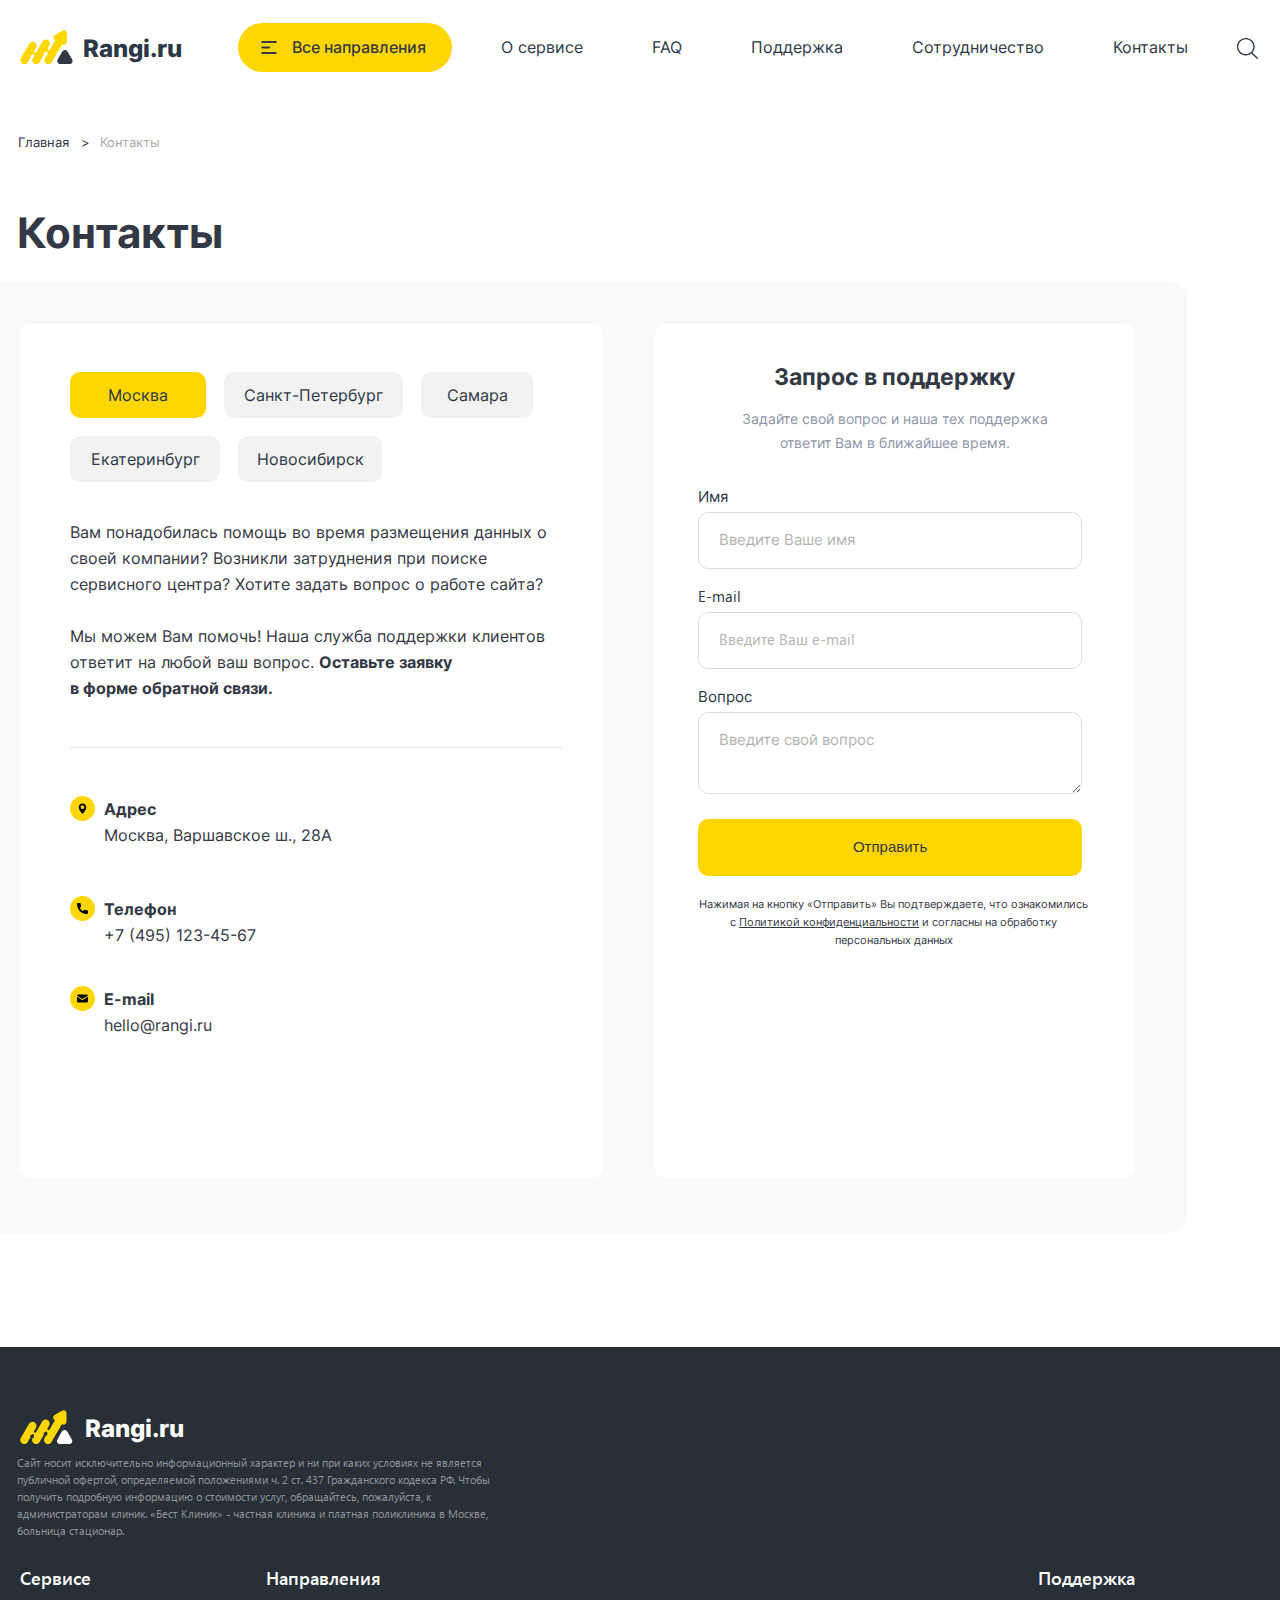
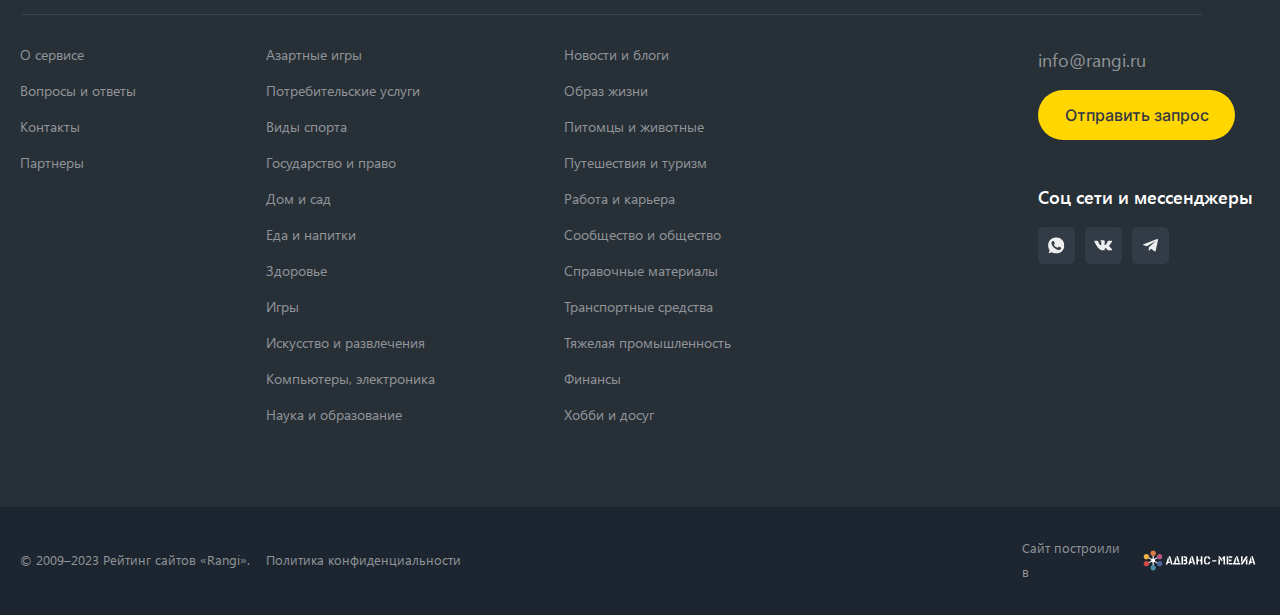
<file: docs/pages/contacts.html>
<!doctype html>
<html lang="en">
    <head>
        <meta charset="UTF-8">
        <meta name="viewport"
              content="width=device-width, user-scalable=no, initial-scale=1.0, maximum-scale=1.0, minimum-scale=1.0">
        <meta http-equiv="X-UA-Compatible" content="ie=edge">
        <title>Rangi.ru</title>
        <link   rel="stylesheet"
                type="text/css"
                href="../styles/main.css">
        <script src="../js/script.js" type="text/javascript"></script>
    </head>
    <body>
        <header class="header">
        <div class="header-mobile__menu mobile">
            <svg width="23" height="17" viewBox="0 0 23 17" fill="none" xmlns="http://www.w3.org/2000/svg">
                <path d="M22.2812 1.75H0.71875C0.528126 1.75 0.345309 1.67427 0.210517 1.53948C0.0757252 1.40469 0 1.22187 0 1.03125C0 0.840626 0.0757252 0.657809 0.210517 0.523017C0.345309 0.388225 0.528126 0.3125 0.71875 0.3125H22.2812C22.4719 0.3125 22.6547 0.388225 22.7895 0.523017C22.9243 0.657809 23 0.840626 23 1.03125C23 1.22187 22.9243 1.40469 22.7895 1.53948C22.6547 1.67427 22.4719 1.75 22.2812 1.75Z"
                      fill="#333845"/>
                <path d="M22.2812 8.9375H0.71875C0.528126 8.9375 0.345309 8.86178 0.210517 8.72698C0.0757252 8.59219 0 8.40937 0 8.21875C0 8.02813 0.0757252 7.84531 0.210517 7.71052C0.345309 7.57572 0.528126 7.5 0.71875 7.5H22.2812C22.4719 7.5 22.6547 7.57572 22.7895 7.71052C22.9243 7.84531 23 8.02813 23 8.21875C23 8.40937 22.9243 8.59219 22.7895 8.72698C22.6547 8.86178 22.4719 8.9375 22.2812 8.9375Z"
                      fill="#333845"/>
                <path d="M22.2812 16.125H0.71875C0.528126 16.125 0.345309 16.0493 0.210517 15.9145C0.0757252 15.7797 0 15.5969 0 15.4062C0 15.2156 0.0757252 15.0328 0.210517 14.898C0.345309 14.7632 0.528126 14.6875 0.71875 14.6875H22.2812C22.4719 14.6875 22.6547 14.7632 22.7895 14.898C22.9243 15.0328 23 15.2156 23 15.4062C23 15.5969 22.9243 15.7797 22.7895 15.9145C22.6547 16.0493 22.4719 16.125 22.2812 16.125Z"
                      fill="#333845"/>
            </svg>
        </div>
        <div class="header__logo logo">
                <span class="logo__image">
                    <svg width="53" height="34.48" viewBox="0 0 53 35" fill="none" xmlns="http://www.w3.org/2000/svg">
        <path d="M42.6779 0.662093L38.8614 2.86562L35.0449 5.06914C33.0605 6.21476 33.0605 9.07938 35.0449 10.2254L35.3392 10.3953L31.3929 17.2308L30.963 17.9757L30.6024 18.6002L29.8883 19.837C29.5519 20.4201 28.8062 20.6197 28.2231 20.2833C27.6399 19.9465 27.4404 19.2013 27.7768 18.6181L29.2814 16.0119C29.2821 16.0104 29.2845 16.0119 29.286 16.0108L29.4482 15.7301C30.5712 13.785 29.9047 11.2977 27.9596 10.1747C26.0145 9.0517 23.5272 9.71826 22.4042 11.6633L16.512 21.869L16.1058 22.5722C15.787 23.1242 15.081 23.3136 14.5291 22.9948C13.9771 22.6759 13.7881 21.97 14.1066 21.418L15.1992 19.5256L16.045 18.0607C17.168 16.1156 16.5015 13.6283 14.5564 12.5053C12.6113 11.3823 10.124 12.0489 9.00099 13.9939L0.545495 28.6394C-0.577512 30.5845 0.0890419 33.0718 2.03413 34.1948C3.97922 35.3178 6.46652 34.6513 7.58953 32.7062L9.40248 29.5664L10.6752 27.3621L10.5154 27.2697C9.95677 26.9473 9.95677 26.1408 10.5154 25.8185L11.5896 25.1983L12.6639 24.5781C13.2225 24.2558 13.9206 24.6588 13.9206 25.3039V26.5443V27.7846C13.9206 28.4254 13.2318 28.8257 12.6752 28.5151L12.3879 29.0128L12.4082 29.0245C11.5729 30.9018 12.2729 33.1451 14.0921 34.1952C16.0372 35.3182 18.5245 34.6517 19.6475 32.7066L22.8583 27.1457L24.2643 24.7106L24.1852 24.665C23.6266 24.3427 23.6266 23.5362 24.1852 23.2138L25.2594 22.5937L26.3337 21.9735C26.8923 21.6511 27.5904 22.0542 27.5904 22.6993V23.9396V25.18C27.5904 25.8091 26.9266 26.2028 26.3758 25.9229L24.8069 28.6402C23.6839 30.5853 24.3504 33.0726 26.2955 34.1956C28.2406 35.3186 30.7279 34.652 31.8509 32.707L42.384 14.4633L42.6783 14.6332C44.6628 15.7788 47.1438 14.3467 47.1438 12.0551V7.64726V3.24021C47.1431 0.948594 44.6624 -0.483522 42.6779 0.662093Z"
              fill="#FFD600"/>
        <path d="M42.4351 22.0055C43.6695 19.867 46.7563 19.867 47.9908 22.0055L50.2782 25.967L52.5655 29.9285C53.8 32.0669 52.2568 34.7401 49.7878 34.7401H45.2135H40.6393C38.1699 34.7401 36.6267 32.0673 37.8616 29.9285L40.1485 25.967L42.4351 22.0055Z"
              fill="#333845"/>
        </svg>
                </span>
            <span class="logo__text">
                    Rangi.ru
                </span>
        </div>
        <div class="header__menu yellow-button dropbtn">
            <a href="#">Все направления</a>
            <span class="dropdown-links">
                    <span class="dropdown-links-wrapper">
                        <a href="" class="dropdown-link">
                            Все направления
                        </a>
                        <a href="" class="dropdown-link">
                            Все направления
                        </a>
                        <a href="" class="dropdown-link">
                            Все направления
                        </a>
                    </span>
                </span>
        </div>
        <nav class="header__nav">
            <ul class="header__nav-items">
                <li class="header__nav-item"><a href="#">О сервисе</a></li>
                <li class="header__nav-item"><a href="#">FAQ</a></li>
                <li class="header__nav-item dropbtn">
                    <a href="#">Поддержка</a>
                    <span class="dropdown-links">
                            <span class="dropdown-links-title">Мы на связи с 09:00 до 21:00 мск</span>
                            <span class="dropdown-links-wrapper">
                                <a href="" class="dropdown-link whatsapp">
                                    <svg width="25" height="25" viewBox="0 0 25 25" fill="none" xmlns="http://www.w3.org/2000/svg">
                                        <g clip-path="url(#clip0_56_114)">
                                        <path d="M12.8368 0.30426H12.8308C6.17078 0.30426 0.754883 5.72166 0.754883 12.3832C0.754883 15.0255 1.60645 17.4745 3.05441 19.463L1.54907 23.9503L6.19191 22.4661C8.10189 23.7314 10.3803 24.4621 12.8368 24.4621C19.4969 24.4621 24.9128 19.0432 24.9128 12.3832C24.9128 5.72317 19.4969 0.30426 12.8368 0.30426ZM19.8653 17.3612C19.5739 18.1841 18.4173 18.8666 17.4948 19.0659C16.8637 19.2002 16.0393 19.3074 13.2641 18.1569C9.71443 16.6863 7.42849 13.0792 7.25033 12.8452C7.07971 12.6112 5.81596 10.9352 5.81596 9.20191C5.81596 7.46858 6.69621 6.62456 7.05103 6.26219C7.34243 5.96475 7.82408 5.82886 8.2861 5.82886C8.43557 5.82886 8.56995 5.83641 8.69074 5.84245C9.04556 5.85755 9.22373 5.87869 9.45775 6.43885C9.74916 7.14094 10.4588 8.87426 10.5433 9.05243C10.6294 9.23059 10.7155 9.47217 10.5947 9.7062C10.4814 9.94778 10.3818 10.055 10.2036 10.2603C10.0255 10.4657 9.85636 10.6227 9.67819 10.8431C9.51513 11.0349 9.33093 11.2402 9.53627 11.595C9.74161 11.9423 10.4512 13.1004 11.4961 14.0305C12.8444 15.2308 13.9375 15.6143 14.3286 15.7774C14.62 15.8982 14.9673 15.8695 15.1801 15.643C15.4504 15.3516 15.7841 14.8684 16.1238 14.3928C16.3654 14.0516 16.6704 14.0093 16.9905 14.1301C17.3166 14.2433 19.0424 15.0964 19.3972 15.2731C19.752 15.4512 19.9861 15.5358 20.0721 15.6853C20.1567 15.8347 20.1567 16.5368 19.8653 17.3612Z" fill="white"/>
                                        </g>
                                        <defs>
                                        <clipPath id="clip0_56_114">
                                        <rect width="24.1579" height="24.1579" fill="white" transform="translate(0.754883 0.30426)"/>
                                        </clipPath>
                                        </defs>
                                        </svg>
                                    WhatsApp
                                </a>
                                <a href="" class="dropdown-link telegram">
                                    <svg width="21" height="21" viewBox="0 0 21 21" fill="none" xmlns="http://www.w3.org/2000/svg">
                                        <g clip-path="url(#clip0_56_109)">
                                        <path d="M8.37648 13.1509L8.04636 17.7941C8.51867 17.7941 8.72322 17.5912 8.96852 17.3476L11.1829 15.2314L15.7712 18.5916C16.6127 19.0605 17.2056 18.8136 17.4326 17.8174L20.4443 3.70484L20.4452 3.70401C20.7121 2.46006 19.9953 1.97362 19.1754 2.27879L1.47236 9.05651C0.264161 9.52549 0.282454 10.199 1.26697 10.5042L5.79294 11.912L16.3059 5.33379C16.8006 5.00617 17.2505 5.18745 16.8804 5.51507L8.37648 13.1509Z" fill="white"/>
                                        </g>
                                        <defs>
                                        <clipPath id="clip0_56_109">
                                        <rect width="19.9565" height="19.9565" fill="white" transform="translate(0.545898 0.527618)"/>
                                        </clipPath>
                                        </defs>
                                    </svg>
                                    Telegram
                                </a>
                            </span>
                            <span class="dropdown-links-phone-mail">
                                <a href="tel:+74951234567" class="dropdown-link whatsapp">
                                    <svg width="15" height="14" viewBox="0 0 15 14" fill="none" xmlns="http://www.w3.org/2000/svg">
                                        <g clip-path="url(#clip0_56_102)">
                                        <path d="M13.4548 8.67887C12.5976 8.67887 11.756 8.55226 10.9585 8.30335C10.5677 8.17746 10.0873 8.29295 9.84879 8.5243L8.27463 9.64661C6.44905 8.72625 5.32453 7.66455 4.36334 5.95334L5.5167 4.50537C5.81635 4.22274 5.92383 3.80989 5.79506 3.42252C5.53037 2.66535 5.39591 1.87088 5.39591 1.06101C5.39595 0.475966 4.89198 0 4.27256 0H1.70152C1.08209 0 0.578125 0.475966 0.578125 1.06098C0.578125 7.76678 6.35451 13.2222 13.4548 13.2222C14.0742 13.2222 14.5782 12.7463 14.5782 12.1612V9.73982C14.5781 9.15484 14.0742 8.67887 13.4548 8.67887Z" fill="#2A3848"/>
                                        </g>
                                        <defs>
                                        <clipPath id="clip0_56_102">
                                        <rect width="14" height="13.2222" fill="white" transform="translate(0.578125)"/>
                                        </clipPath>
                                        </defs>
                                    </svg>
                                    +7 (495) 123-45-67
                                </a>
                                <a href="mailto:hello@trevelme.ru" class="dropdown-link telegram">
                                    <svg width="13" height="11" viewBox="0 0 13 11" fill="none" xmlns="http://www.w3.org/2000/svg">
                                        <g clip-path="url(#clip0_56_97)">
                                        <path d="M7.58099 6.7395C7.28245 6.92194 6.93566 7.01839 6.57812 7.01839C6.22061 7.01839 5.87383 6.92194 5.57528 6.7395L0.658023 3.73441C0.630742 3.71774 0.604164 3.70036 0.578125 3.68249V8.60664C0.578125 9.17121 1.07793 9.61926 1.6828 9.61926H11.4734C12.0893 9.61926 12.5781 9.16111 12.5781 8.60664V3.68246C12.552 3.70038 12.5254 3.71781 12.498 3.7345L7.58099 6.7395Z" fill="#2A3848"/>
                                        <path d="M1.04805 3.19811L5.9653 6.20322C6.15145 6.31698 6.36477 6.37385 6.5781 6.37385C6.79145 6.37385 7.0048 6.31696 7.19095 6.20322L12.1082 3.19811C12.4025 3.0184 12.5781 2.71762 12.5781 2.39299C12.5781 1.8348 12.0827 1.38071 11.4738 1.38071H1.68243C1.07352 1.38073 0.578125 1.83482 0.578125 2.39352C0.578125 2.71762 0.753812 3.0184 1.04805 3.19811Z" fill="#2A3848"/>
                                        </g>
                                        <defs>
                                        <clipPath id="clip0_56_97">
                                        <rect width="12" height="11" fill="white" transform="translate(0.578125)"/>
                                        </clipPath>
                                        </defs>
                                    </svg>
                                    hello@trevelme.ru
                                </a>
                            </span>
                        </span>
                </li>
                <li class="header__nav-item"><a href="#">Сотрудничество</a></li>
                <li class="header__nav-item"><a href="#">Контакты</a></li>
            </ul>
        </nav>
        <div class="header__search">
            <input id="header-search" type="search">
            <span class="header__search-icon">
                    <svg width="21" height="21" viewBox="0 0 21 21" fill="none" xmlns="http://www.w3.org/2000/svg">
                        <path d="M20.8012 19.8575L15.3793 14.5223C16.7992 12.9797 17.6715 10.9396 17.6715 8.69472C17.6708 3.89245 13.7154 0 8.83565 0C3.95594 0 0.000457764 3.89245 0.000457764 8.69472C0.000457764 13.497 3.95594 17.3894 8.83565 17.3894C10.944 17.3894 12.8778 16.6602 14.3967 15.4478L19.8396 20.804C20.1048 21.0653 20.5354 21.0653 20.8006 20.804C21.0664 20.5428 21.0664 20.1188 20.8012 19.8575ZM8.83565 16.0517C4.70689 16.0517 1.35988 12.7579 1.35988 8.69472C1.35988 4.63156 4.70689 1.33773 8.83565 1.33773C12.9645 1.33773 16.3114 4.63156 16.3114 8.69472C16.3114 12.7579 12.9645 16.0517 8.83565 16.0517Z"
                              fill="#2A3848"/>
                    </svg>
                </span>
        </div>
    </header>
        <main class="contacts-page__wrapper faq-page__wrapper">
            <div class="background-wrapper">
                <div class="align-wrapper">
                    <div class="breadcrumbs">
                                <span class="breadcrumbs__item">
                                    <a href="#">Главная</a>
                                </span>
                        <span class="breadcrumbs__item active">
                                    <a href="#">Контакты</a>
                                </span>
                    </div>
                    <div class="main-directions__title-block-wrapper">
                        <div class="main-directions__title-block">
                            <h2 class="main-directions__title">Контакты</h2>
                        </div>
                    </div>
                </div>
            </div>
            <div class="main-category-page__performer-wrapper">
                <div class="align-wrapper">
                    <div class="main-category-page__right-choice-align">
                        <div class="main__content-tabs-wrapper">
                            <div class="main__content-tabs-title">
                                <h5 id="defaultOpenTab" class="main__content-tabs-title-block tablinks" onclick="toggleTab(event, 'msk')">
                                    Москва</h5>
                                <h5 class="main__content-tabs-title-block tablinks" onclick="toggleTab(event, 'spb')">
                                    Санкт-Петербург
                                </h5>
                                <h5 class="main__content-tabs-title-block tablinks" onclick="toggleTab(event, 'sam')">
                                    Самара
                                </h5>
                                <h5 class="main__content-tabs-title-block tablinks" onclick="toggleTab(event, 'eka')">
                                    Екатеринбург
                                </h5>
                                <h5 class="main__content-tabs-title-block tablinks" onclick="toggleTab(event, 'nov')">
                                    Новосибирск
                                </h5>
                            </div>
                            <div class="main__content-tabs">
                                <div id="msk" class="main__content-tab tabcontent">
                                    <div class="main__content-tab-params">
                                        <div class="main__content-tab-params-text">
                                            Вам понадобилась помощь во время размещения данных о своей компании?
                                            Возникли затруднения при поиске сервисного центра? Хотите задать вопрос о
                                            работе сайта?
                                            <br>
                                            <br>
                                            Мы можем Вам помочь! Наша служба поддержки клиентов ответит на любой ваш
                                            вопрос. <span>Оставьте заявку<br>
                                            в форме обратной связи.</span>
                                        </div>
                                        <div class="main__content-tab-params-address">
                                            <div class="main__content-tab-params-address-text">
                                                <ul class="contacts-list">
                                                    <li class="contacts-list__item">
                                                        <span class="contacts-list__item-img">
                                                          <svg width="14" height="19" viewBox="0 0 14 19" fill="none" xmlns="http://www.w3.org/2000/svg">
                                                            <path d="M6.99988 0.707031C3.40532 0.707031 0.480957 3.6314 0.480957 7.22591C0.480957 11.6868 6.31475 18.2357 6.56313 18.5123C6.79643 18.7721 7.20375 18.7717 7.43662 18.5123C7.685 18.2357 13.5188 11.6868 13.5188 7.22591C13.5187 3.6314 10.5944 0.707031 6.99988 0.707031ZM6.99988 10.5057C5.19137 10.5057 3.72008 9.03442 3.72008 7.22591C3.72008 5.41741 5.1914 3.94612 6.99988 3.94612C8.80835 3.94612 10.2796 5.41744 10.2796 7.22595C10.2796 9.03446 8.80835 10.5057 6.99988 10.5057Z" fill="currentColor"></path>
                                                          </svg>
                                                        </span>
                                                        <span class="contacts-list__item-title-text">
                                                            <span>Адрес</span>
                                                            <span>Москва, Варшавское ш., 28А</span>
                                                        </span>
                                                    </li>
                                                    <li class="contacts-list__item">
                                                        <span class="contacts-list__item-img">
                                                          <svg width="14" height="14" viewBox="0 0 14 14" fill="none" xmlns="http://www.w3.org/2000/svg">
                                                                <path d="M12.8766 9.1894C12.0195 9.1894 11.1779 9.05534 10.3804 8.79178C9.98958 8.65849 9.50917 8.78077 9.27066 9.02573L7.6965 10.2141C5.87092 9.23956 4.7464 8.11541 3.78521 6.30354L4.93857 4.77039C5.23822 4.47114 5.3457 4.03401 5.21693 3.62385C4.95224 2.82213 4.81779 1.98093 4.81779 1.12343C4.81782 0.503964 4.31386 0 3.69443 0H1.12339C0.503964 0 0 0.503964 0 1.12339C0 8.22365 5.77638 14 12.8766 14C13.4961 14 14 13.496 14 12.8766V10.3127C14 9.69336 13.496 9.1894 12.8766 9.1894Z" fill="currentColor"></path>
                                                            </svg>
                                                        </span>
                                                        <span class="contacts-list__item-title-text">
                                                            <span>Телефон</span>
                                                            <span>
                                                                <a href="tel:+74951234567">
                                                                    +7 (495) 123-45-67
                                                                </a>
                                                            </span>
                                                        </span>
                                                    </li>
                                                    <li class="contacts-list__item">
                                                        <span class="contacts-list__item-img">
                                                          <svg width="14" height="14" viewBox="0 0 14 14" fill="none" xmlns="http://www.w3.org/2000/svg">
                                                                <path d="M7.40496 8.76848C7.27273 8.85113 7.12397 8.88418 6.99174 8.88418C6.8595 8.88418 6.71074 8.85113 6.57851 8.76848L0 4.75195V10.0908C0 11.2313 0.92562 12.1569 2.06612 12.1569H11.9339C13.0744 12.1569 14 11.2313 14 10.0908V4.75195L7.40496 8.76848Z" fill="currentColor"></path>
                                                                <path d="M11.9337 1.84277H2.06592C1.09071 1.84277 0.264265 2.53699 0.065918 3.46261L7.00807 7.69401L13.9337 3.46261C13.7353 2.53699 12.9089 1.84277 11.9337 1.84277Z" fill="currentColor"></path>
                                                            </svg>
                                                        </span>
                                                        <span class="contacts-list__item-title-text">
                                                            <span>E-mail</span>
                                                            <span>
                                                                <a href="mailto:hello@rangi.ru">
                                                                    hello@rangi.ru
                                                                </a>
                                                            </span>
                                                        </span>
                                                    </li>
                                                </ul>
                                            </div>
                                            <div class="main__content-tab-params-address-map">
                                                <script type="text/javascript" charset="utf-8" async src="https://api-maps.yandex.ru/services/constructor/1.0/js/?um=constructor%3A4d24148a619b0c3ebabe9156499343f5c505f25019f66a06ed9a6355a8c0b553&amp;width=496&amp;height=240&amp;lang=ru_RU&amp;scroll=true"></script>
                                            </div>
                                        </div>
                                    </div>
                                </div>
                                <div id="spb" class="main__content-tab tabcontent">
                                    <div class="main__content-tab-params">
                                        <div class="main__content-tab-params-text">
                                            Вам понадобилась помощь во время размещения данных о своей компании?
                                            Возникли затруднения при поиске сервисного центра? Хотите задать вопрос о
                                            работе сайта?
                                            <br>
                                            <br>
                                            Мы можем Вам помочь! Наша служба поддержки клиентов ответит на любой ваш
                                            вопрос. <span>Оставьте заявку<br>
                                            в форме обратной связи.</span>
                                        </div>
                                        <div class="main__content-tab-params-address">
                                            <div class="main__content-tab-params-address-text">
                                                <ul class="contacts-list">
                                                    <li class="contacts-list__item">
                                                        <span class="contacts-list__item-img">
                                                          <svg width="14" height="19" viewBox="0 0 14 19" fill="none" xmlns="http://www.w3.org/2000/svg">
                                                            <path d="M6.99988 0.707031C3.40532 0.707031 0.480957 3.6314 0.480957 7.22591C0.480957 11.6868 6.31475 18.2357 6.56313 18.5123C6.79643 18.7721 7.20375 18.7717 7.43662 18.5123C7.685 18.2357 13.5188 11.6868 13.5188 7.22591C13.5187 3.6314 10.5944 0.707031 6.99988 0.707031ZM6.99988 10.5057C5.19137 10.5057 3.72008 9.03442 3.72008 7.22591C3.72008 5.41741 5.1914 3.94612 6.99988 3.94612C8.80835 3.94612 10.2796 5.41744 10.2796 7.22595C10.2796 9.03446 8.80835 10.5057 6.99988 10.5057Z" fill="currentColor"></path>
                                                          </svg>
                                                        </span>
                                                        <span class="contacts-list__item-title-text">
                                                            <span>Адрес</span>
                                                            <span>Санкт-Петербург, Улица 1</span>
                                                        </span>
                                                    </li>
                                                    <li class="contacts-list__item">
                                                        <span class="contacts-list__item-img">
                                                          <svg width="14" height="14" viewBox="0 0 14 14" fill="none" xmlns="http://www.w3.org/2000/svg">
                                                                <path d="M12.8766 9.1894C12.0195 9.1894 11.1779 9.05534 10.3804 8.79178C9.98958 8.65849 9.50917 8.78077 9.27066 9.02573L7.6965 10.2141C5.87092 9.23956 4.7464 8.11541 3.78521 6.30354L4.93857 4.77039C5.23822 4.47114 5.3457 4.03401 5.21693 3.62385C4.95224 2.82213 4.81779 1.98093 4.81779 1.12343C4.81782 0.503964 4.31386 0 3.69443 0H1.12339C0.503964 0 0 0.503964 0 1.12339C0 8.22365 5.77638 14 12.8766 14C13.4961 14 14 13.496 14 12.8766V10.3127C14 9.69336 13.496 9.1894 12.8766 9.1894Z" fill="currentColor"></path>
                                                            </svg>
                                                        </span>
                                                        <span class="contacts-list__item-title-text">
                                                            <span>Телефон</span>
                                                            <span>
                                                                <a href="tel:+74951234567">
                                                                    +7 (495) 123-45-67
                                                                </a>
                                                            </span>
                                                        </span>
                                                    </li>
                                                    <li class="contacts-list__item">
                                                        <span class="contacts-list__item-img">
                                                          <svg width="14" height="14" viewBox="0 0 14 14" fill="none" xmlns="http://www.w3.org/2000/svg">
                                                                <path d="M7.40496 8.76848C7.27273 8.85113 7.12397 8.88418 6.99174 8.88418C6.8595 8.88418 6.71074 8.85113 6.57851 8.76848L0 4.75195V10.0908C0 11.2313 0.92562 12.1569 2.06612 12.1569H11.9339C13.0744 12.1569 14 11.2313 14 10.0908V4.75195L7.40496 8.76848Z" fill="currentColor"></path>
                                                                <path d="M11.9337 1.84277H2.06592C1.09071 1.84277 0.264265 2.53699 0.065918 3.46261L7.00807 7.69401L13.9337 3.46261C13.7353 2.53699 12.9089 1.84277 11.9337 1.84277Z" fill="currentColor"></path>
                                                            </svg>
                                                        </span>
                                                        <span class="contacts-list__item-title-text">
                                                            <span>E-mail</span>
                                                            <span>
                                                                <a href="mailto:hello@rangi.ru">
                                                                    hello@rangi.ru
                                                                </a>
                                                            </span>
                                                        </span>
                                                    </li>
                                                </ul>
                                            </div>
                                            <div class="main__content-tab-params-address-map">
                                                <script type="text/javascript" charset="utf-8" async src="https://api-maps.yandex.ru/services/constructor/1.0/js/?um=constructor%3A4d24148a619b0c3ebabe9156499343f5c505f25019f66a06ed9a6355a8c0b553&amp;width=496&amp;height=240&amp;lang=ru_RU&amp;scroll=true"></script>
                                            </div>
                                        </div>
                                    </div>
                                </div>
                                <div id="sam" class="main__content-tab tabcontent">
                                    <div class="main__content-tab-params">
                                        <div class="main__content-tab-params-text">
                                            Вам понадобилась помощь во время размещения данных о своей компании?
                                            Возникли затруднения при поиске сервисного центра? Хотите задать вопрос о
                                            работе сайта?
                                            <br>
                                            <br>
                                            Мы можем Вам помочь! Наша служба поддержки клиентов ответит на любой ваш
                                            вопрос. <span>Оставьте заявку<br>
                                            в форме обратной связи.</span>
                                        </div>
                                        <div class="main__content-tab-params-address">
                                            <div class="main__content-tab-params-address-text">
                                                <ul class="contacts-list">
                                                    <li class="contacts-list__item">
                                                        <span class="contacts-list__item-img">
                                                          <svg width="14" height="19" viewBox="0 0 14 19" fill="none" xmlns="http://www.w3.org/2000/svg">
                                                            <path d="M6.99988 0.707031C3.40532 0.707031 0.480957 3.6314 0.480957 7.22591C0.480957 11.6868 6.31475 18.2357 6.56313 18.5123C6.79643 18.7721 7.20375 18.7717 7.43662 18.5123C7.685 18.2357 13.5188 11.6868 13.5188 7.22591C13.5187 3.6314 10.5944 0.707031 6.99988 0.707031ZM6.99988 10.5057C5.19137 10.5057 3.72008 9.03442 3.72008 7.22591C3.72008 5.41741 5.1914 3.94612 6.99988 3.94612C8.80835 3.94612 10.2796 5.41744 10.2796 7.22595C10.2796 9.03446 8.80835 10.5057 6.99988 10.5057Z" fill="currentColor"></path>
                                                          </svg>
                                                        </span>
                                                        <span class="contacts-list__item-title-text">
                                                            <span>Адрес</span>
                                                            <span>Самара, Улица 1</span>
                                                        </span>
                                                    </li>
                                                    <li class="contacts-list__item">
                                                        <span class="contacts-list__item-img">
                                                          <svg width="14" height="14" viewBox="0 0 14 14" fill="none" xmlns="http://www.w3.org/2000/svg">
                                                                <path d="M12.8766 9.1894C12.0195 9.1894 11.1779 9.05534 10.3804 8.79178C9.98958 8.65849 9.50917 8.78077 9.27066 9.02573L7.6965 10.2141C5.87092 9.23956 4.7464 8.11541 3.78521 6.30354L4.93857 4.77039C5.23822 4.47114 5.3457 4.03401 5.21693 3.62385C4.95224 2.82213 4.81779 1.98093 4.81779 1.12343C4.81782 0.503964 4.31386 0 3.69443 0H1.12339C0.503964 0 0 0.503964 0 1.12339C0 8.22365 5.77638 14 12.8766 14C13.4961 14 14 13.496 14 12.8766V10.3127C14 9.69336 13.496 9.1894 12.8766 9.1894Z" fill="currentColor"></path>
                                                            </svg>
                                                        </span>
                                                        <span class="contacts-list__item-title-text">
                                                            <span>Телефон</span>
                                                            <span>
                                                                <a href="tel:+74951234567">
                                                                    +7 (495) 123-45-67
                                                                </a>
                                                            </span>
                                                        </span>
                                                    </li>
                                                    <li class="contacts-list__item">
                                                        <span class="contacts-list__item-img">
                                                          <svg width="14" height="14" viewBox="0 0 14 14" fill="none" xmlns="http://www.w3.org/2000/svg">
                                                                <path d="M7.40496 8.76848C7.27273 8.85113 7.12397 8.88418 6.99174 8.88418C6.8595 8.88418 6.71074 8.85113 6.57851 8.76848L0 4.75195V10.0908C0 11.2313 0.92562 12.1569 2.06612 12.1569H11.9339C13.0744 12.1569 14 11.2313 14 10.0908V4.75195L7.40496 8.76848Z" fill="currentColor"></path>
                                                                <path d="M11.9337 1.84277H2.06592C1.09071 1.84277 0.264265 2.53699 0.065918 3.46261L7.00807 7.69401L13.9337 3.46261C13.7353 2.53699 12.9089 1.84277 11.9337 1.84277Z" fill="currentColor"></path>
                                                            </svg>
                                                        </span>
                                                        <span class="contacts-list__item-title-text">
                                                            <span>E-mail</span>
                                                            <span>
                                                                <a href="mailto:hello@rangi.ru">
                                                                    hello@rangi.ru
                                                                </a>
                                                            </span>
                                                        </span>
                                                    </li>
                                                </ul>
                                            </div>
                                            <div class="main__content-tab-params-address-map">
                                                <script type="text/javascript" charset="utf-8" async src="https://api-maps.yandex.ru/services/constructor/1.0/js/?um=constructor%3A4d24148a619b0c3ebabe9156499343f5c505f25019f66a06ed9a6355a8c0b553&amp;width=496&amp;height=240&amp;lang=ru_RU&amp;scroll=true"></script>
                                            </div>
                                        </div>
                                    </div>
                                </div>
                                <div id="eka" class="main__content-tab tabcontent">
                                    <div class="main__content-tab-params">
                                        <div class="main__content-tab-params-text">
                                            Вам понадобилась помощь во время размещения данных о своей компании?
                                            Возникли затруднения при поиске сервисного центра? Хотите задать вопрос о
                                            работе сайта?
                                            <br>
                                            <br>
                                            Мы можем Вам помочь! Наша служба поддержки клиентов ответит на любой ваш
                                            вопрос. <span>Оставьте заявку<br>
                                            в форме обратной связи.</span>
                                        </div>
                                        <div class="main__content-tab-params-address">
                                            <div class="main__content-tab-params-address-text">
                                                <ul class="contacts-list">
                                                    <li class="contacts-list__item">
                                                        <span class="contacts-list__item-img">
                                                          <svg width="14" height="19" viewBox="0 0 14 19" fill="none" xmlns="http://www.w3.org/2000/svg">
                                                            <path d="M6.99988 0.707031C3.40532 0.707031 0.480957 3.6314 0.480957 7.22591C0.480957 11.6868 6.31475 18.2357 6.56313 18.5123C6.79643 18.7721 7.20375 18.7717 7.43662 18.5123C7.685 18.2357 13.5188 11.6868 13.5188 7.22591C13.5187 3.6314 10.5944 0.707031 6.99988 0.707031ZM6.99988 10.5057C5.19137 10.5057 3.72008 9.03442 3.72008 7.22591C3.72008 5.41741 5.1914 3.94612 6.99988 3.94612C8.80835 3.94612 10.2796 5.41744 10.2796 7.22595C10.2796 9.03446 8.80835 10.5057 6.99988 10.5057Z" fill="currentColor"></path>
                                                          </svg>
                                                        </span>
                                                        <span class="contacts-list__item-title-text">
                                                            <span>Адрес</span>
                                                            <span>Екатеринбург, Улица 1</span>
                                                        </span>
                                                    </li>
                                                    <li class="contacts-list__item">
                                                        <span class="contacts-list__item-img">
                                                          <svg width="14" height="14" viewBox="0 0 14 14" fill="none" xmlns="http://www.w3.org/2000/svg">
                                                                <path d="M12.8766 9.1894C12.0195 9.1894 11.1779 9.05534 10.3804 8.79178C9.98958 8.65849 9.50917 8.78077 9.27066 9.02573L7.6965 10.2141C5.87092 9.23956 4.7464 8.11541 3.78521 6.30354L4.93857 4.77039C5.23822 4.47114 5.3457 4.03401 5.21693 3.62385C4.95224 2.82213 4.81779 1.98093 4.81779 1.12343C4.81782 0.503964 4.31386 0 3.69443 0H1.12339C0.503964 0 0 0.503964 0 1.12339C0 8.22365 5.77638 14 12.8766 14C13.4961 14 14 13.496 14 12.8766V10.3127C14 9.69336 13.496 9.1894 12.8766 9.1894Z" fill="currentColor"></path>
                                                            </svg>
                                                        </span>
                                                        <span class="contacts-list__item-title-text">
                                                            <span>Телефон</span>
                                                            <span>
                                                                <a href="tel:+74951234567">
                                                                    +7 (495) 123-45-67
                                                                </a>
                                                            </span>
                                                        </span>
                                                    </li>
                                                    <li class="contacts-list__item">
                                                        <span class="contacts-list__item-img">
                                                          <svg width="14" height="14" viewBox="0 0 14 14" fill="none" xmlns="http://www.w3.org/2000/svg">
                                                                <path d="M7.40496 8.76848C7.27273 8.85113 7.12397 8.88418 6.99174 8.88418C6.8595 8.88418 6.71074 8.85113 6.57851 8.76848L0 4.75195V10.0908C0 11.2313 0.92562 12.1569 2.06612 12.1569H11.9339C13.0744 12.1569 14 11.2313 14 10.0908V4.75195L7.40496 8.76848Z" fill="currentColor"></path>
                                                                <path d="M11.9337 1.84277H2.06592C1.09071 1.84277 0.264265 2.53699 0.065918 3.46261L7.00807 7.69401L13.9337 3.46261C13.7353 2.53699 12.9089 1.84277 11.9337 1.84277Z" fill="currentColor"></path>
                                                            </svg>
                                                        </span>
                                                        <span class="contacts-list__item-title-text">
                                                            <span>E-mail</span>
                                                            <span>
                                                                <a href="mailto:hello@rangi.ru">
                                                                    hello@rangi.ru
                                                                </a>
                                                            </span>
                                                        </span>
                                                    </li>
                                                </ul>
                                            </div>
                                            <div class="main__content-tab-params-address-map">
                                                <script type="text/javascript" charset="utf-8" async src="https://api-maps.yandex.ru/services/constructor/1.0/js/?um=constructor%3A4d24148a619b0c3ebabe9156499343f5c505f25019f66a06ed9a6355a8c0b553&amp;width=496&amp;height=240&amp;lang=ru_RU&amp;scroll=true"></script>
                                            </div>
                                        </div>
                                    </div>
                                </div>
                                <div id="nov" class="main__content-tab tabcontent">
                                    <div class="main__content-tab-params">
                                        <div class="main__content-tab-params-text">
                                            Вам понадобилась помощь во время размещения данных о своей компании?
                                            Возникли затруднения при поиске сервисного центра? Хотите задать вопрос о
                                            работе сайта?
                                            <br>
                                            <br>
                                            Мы можем Вам помочь! Наша служба поддержки клиентов ответит на любой ваш
                                            вопрос. <span>Оставьте заявку<br>
                                            в форме обратной связи.</span>
                                        </div>
                                        <div class="main__content-tab-params-address">
                                            <div class="main__content-tab-params-address-text">
                                                <ul class="contacts-list">
                                                    <li class="contacts-list__item">
                                                        <span class="contacts-list__item-img">
                                                          <svg width="14" height="19" viewBox="0 0 14 19" fill="none" xmlns="http://www.w3.org/2000/svg">
                                                            <path d="M6.99988 0.707031C3.40532 0.707031 0.480957 3.6314 0.480957 7.22591C0.480957 11.6868 6.31475 18.2357 6.56313 18.5123C6.79643 18.7721 7.20375 18.7717 7.43662 18.5123C7.685 18.2357 13.5188 11.6868 13.5188 7.22591C13.5187 3.6314 10.5944 0.707031 6.99988 0.707031ZM6.99988 10.5057C5.19137 10.5057 3.72008 9.03442 3.72008 7.22591C3.72008 5.41741 5.1914 3.94612 6.99988 3.94612C8.80835 3.94612 10.2796 5.41744 10.2796 7.22595C10.2796 9.03446 8.80835 10.5057 6.99988 10.5057Z" fill="currentColor"></path>
                                                          </svg>
                                                        </span>
                                                        <span class="contacts-list__item-title-text">
                                                            <span>Адрес</span>
                                                            <span>Новосибирск, Улица 1</span>
                                                        </span>
                                                    </li>
                                                    <li class="contacts-list__item">
                                                        <span class="contacts-list__item-img">
                                                          <svg width="14" height="14" viewBox="0 0 14 14" fill="none" xmlns="http://www.w3.org/2000/svg">
                                                                <path d="M12.8766 9.1894C12.0195 9.1894 11.1779 9.05534 10.3804 8.79178C9.98958 8.65849 9.50917 8.78077 9.27066 9.02573L7.6965 10.2141C5.87092 9.23956 4.7464 8.11541 3.78521 6.30354L4.93857 4.77039C5.23822 4.47114 5.3457 4.03401 5.21693 3.62385C4.95224 2.82213 4.81779 1.98093 4.81779 1.12343C4.81782 0.503964 4.31386 0 3.69443 0H1.12339C0.503964 0 0 0.503964 0 1.12339C0 8.22365 5.77638 14 12.8766 14C13.4961 14 14 13.496 14 12.8766V10.3127C14 9.69336 13.496 9.1894 12.8766 9.1894Z" fill="currentColor"></path>
                                                            </svg>
                                                        </span>
                                                        <span class="contacts-list__item-title-text">
                                                            <span>Телефон</span>
                                                            <span>
                                                                <a href="tel:+74951234567">
                                                                    +7 (495) 123-45-67
                                                                </a>
                                                            </span>
                                                        </span>
                                                    </li>
                                                    <li class="contacts-list__item">
                                                        <span class="contacts-list__item-img">
                                                          <svg width="14" height="14" viewBox="0 0 14 14" fill="none" xmlns="http://www.w3.org/2000/svg">
                                                                <path d="M7.40496 8.76848C7.27273 8.85113 7.12397 8.88418 6.99174 8.88418C6.8595 8.88418 6.71074 8.85113 6.57851 8.76848L0 4.75195V10.0908C0 11.2313 0.92562 12.1569 2.06612 12.1569H11.9339C13.0744 12.1569 14 11.2313 14 10.0908V4.75195L7.40496 8.76848Z" fill="currentColor"></path>
                                                                <path d="M11.9337 1.84277H2.06592C1.09071 1.84277 0.264265 2.53699 0.065918 3.46261L7.00807 7.69401L13.9337 3.46261C13.7353 2.53699 12.9089 1.84277 11.9337 1.84277Z" fill="currentColor"></path>
                                                            </svg>
                                                        </span>
                                                        <span class="contacts-list__item-title-text">
                                                            <span>E-mail</span>
                                                            <span>
                                                                <a href="mailto:hello@rangi.ru">
                                                                    hello@rangi.ru
                                                                </a>
                                                            </span>
                                                        </span>
                                                    </li>
                                                </ul>
                                            </div>
                                            <div class="main__content-tab-params-address-map">
                                                <script type="text/javascript" charset="utf-8" async src="https://api-maps.yandex.ru/services/constructor/1.0/js/?um=constructor%3A4d24148a619b0c3ebabe9156499343f5c505f25019f66a06ed9a6355a8c0b553&amp;width=496&amp;height=240&amp;lang=ru_RU&amp;scroll=true"></script>
                                            </div>
                                        </div>
                                    </div>
                                </div>
                            </div>
                        </div>
                        <div class="main-category-page__leave-review">
                            <h2 class="main-category-page__leave-review-title">Запрос в поддержку</h2>
                            <p class="main-category-page__leave-review-subtext">
                                Задайте свой вопрос и наша тех поддержка
                                ответит Вам в ближайшее время.
                            </p>
                            <div class="main-category-page__leave-review-form">
                                <div class="faq-page__question main-category-page__leave-review-form-blocks">
                                    <form action="">
                                        <div class="main-category-page__leave-review-form-block">
                                            <label for="faq-page__question-form-name">
                                                Имя
                                            </label>
                                            <input required="" type="text"
                                                   id="faq-page__question-form-name"
                                                   name="faq-page__question-form-name"
                                                   placeholder="Введите Ваше имя" minlength="4">
                                        </div>
                                        <div class="main-category-page__leave-review-form-block">
                                            <label for="faq-page__question-form-mail">
                                                E-mail
                                            </label>
                                            <input required="" type="email" id="faq-page__question-form-mail"
                                                   name="faq-page__question-form-mail"
                                                   placeholder="Введите Ваш e-mail" minlength="4">
                                        </div>
                                        <div class="main-category-page__leave-review-form-block">
                                            <label for="faq-page__question-form-review">
                                                Вопрос
                                            </label>
                                            <textarea id="faq-page__question-form-review"
                                                      name="faq-page__question-form-review"
                                                      placeholder="Введите свой вопрос"></textarea>
                                        </div>
                                        <div class="button-wrapper">
                                            <button class="main-category-page__leave-review-form-button yellow-button" type="submit">
                                                Отправить
                                            </button>
                                            <p class="main-category-page__leave-review-form-subtext">
                                                Нажимая на кнопку «Отправить» Вы подтверждаете, что ознакомились
                                                с <span>Политикой конфиденциальности</span> и согласны на обработку
                                                персональных данных
                                            </p>
                                        </div>
                                    </form>
                                </div>
                            </div>
                        </div>
                    </div>
                </div>
            </div>
    </main>
        <footer class="footer__wrapper">
        <div class="footer">
            <div class="footer__logo-and-privacy">
                <div class="footer__logo logo">
                                                    <span class="logo__image">
                                                        <svg width="53" height="34.48" viewBox="0 0 54 35" fill="none" xmlns="http://www.w3.org/2000/svg">
                                                        <path d="M42.924 0.610213L39.1075 2.81374L35.291 5.01726C33.3065 6.16288 33.3065 9.0275 35.291 10.1735L35.5853 10.3435L31.639 17.1789L31.2091 17.9238L30.8485 18.5483L30.1344 19.7851C29.798 20.3683 29.0523 20.5678 28.4692 20.2314C27.886 19.8947 27.6864 19.1494 28.0228 18.5662L29.5275 15.96C29.5282 15.9585 29.5306 15.96 29.5321 15.9589L29.6943 15.6782C30.8173 13.7331 30.1507 11.2458 28.2057 10.1228C26.2606 8.99982 23.7733 9.66638 22.6503 11.6115L16.7581 21.8171L16.3519 22.5203C16.0331 23.0723 15.3271 23.2617 14.7752 22.9429C14.2232 22.624 14.0342 21.9181 14.3526 21.3661L15.4453 19.4737L16.2911 18.0088C17.4141 16.0637 16.7476 13.5764 14.8025 12.4534C12.8574 11.3304 10.3701 11.997 9.24708 13.9421L0.791588 28.5875C-0.331418 30.5326 0.335136 33.0199 2.28022 34.1429C4.22531 35.2659 6.71262 34.5994 7.83562 32.6543L9.64857 29.5145L10.9213 27.3102L10.7614 27.2178C10.2029 26.8954 10.2029 26.0889 10.7614 25.7666L11.8357 25.1464L12.91 24.5262C13.4686 24.2039 14.1667 24.6069 14.1667 25.252V26.4924V27.7327C14.1667 28.3735 13.4779 28.7739 12.9213 28.4632L12.634 28.961L12.6543 28.9727C11.819 30.8499 12.519 33.0932 14.3382 34.1433C16.2833 35.2663 18.7706 34.5998 19.8936 32.6547L23.1044 27.0938L24.5104 24.6588L24.4313 24.6132C23.8727 24.2908 23.8727 23.4843 24.4313 23.1619L25.5055 22.5418L26.5798 21.9216C27.1384 21.5992 27.8365 22.0023 27.8365 22.6474V23.8878V25.1281C27.8365 25.7572 27.1727 26.1509 26.6219 25.871L25.053 28.5883C23.93 30.5334 24.5965 33.0207 26.5416 34.1437C28.4867 35.2667 30.974 34.6002 32.097 32.6551L42.6301 14.4114L42.9244 14.5813C44.9089 15.7269 47.3899 14.2948 47.3899 12.0032V7.59538V3.18833C47.3891 0.896714 44.9085 -0.535402 42.924 0.610213Z"
                                                              fill="#FFD600"/>
                                                        <path d="M42.6812 21.9537C43.9156 19.8152 47.0024 19.8152 48.2369 21.9537L50.5243 25.9152L52.8116 29.8767C54.0461 32.0151 52.5029 34.6884 50.0339 34.6884H45.4596H40.8853C38.416 34.6884 36.8728 32.0155 38.1077 29.8767L40.3946 25.9152L42.6812 21.9537Z"
                                                              fill="white"/>
                                                        </svg>
                                                    </span>
                    <span class="logo__text">
                                                        Rangi.ru
                                                    </span>
                </div>
                <p class="footer__privacy-policy">
                    Сайт носит исключительно информационный характер и ни при каких условиях не является публичной офертой,
                    определяемой положениями ч. 2 ст. 437 Гражданского кодекса РФ. Чтобы получить подробную информацию о
                    стоимости
                    услуг, обращайтесь, пожалуйста, к администраторам клиник. «Бест Клиник» - частная клиника и платная
                    поликлиника
                    в Москве, больница стационар.
                </p>
            </div>
            <div class="footer__category-link-blocks">
                <div class="footer__category-link-block">
                    <p class="footer__category-link-block-title">Сервисе</p>
                    <ul class="footer__category-link-block-list">
                        <li class="footer__category-link-block-item">
                            <a href="#">О сервисе</a>
                        </li>
                        <li class="footer__category-link-block-item">
                            <a href="#">Вопросы и ответы</a>
                        </li>
                        <li class="footer__category-link-block-item">
                            <a href="#">Контакты</a>
                        </li>
                        <li class="footer__category-link-block-item">
                            <a href="#">Партнеры</a>
                        </li>
                    </ul>
                </div>
                <div class="footer__category-link-block">
                    <p class="footer__category-link-block-title">Направления</p>
                    <ul class="footer__category-link-block-list">
                        <li class="footer__category-link-block-item">
                            <a href="#">Азартные игры</a>
                        </li>
                        <li class="footer__category-link-block-item">
                            <a href="#">Потребительские услуги</a>
                        </li>
                        <li class="footer__category-link-block-item">
                            <a href="#">Виды спорта</a>
                        </li>
                        <li class="footer__category-link-block-item">
                            <a href="#">Государство и право</a>
                        </li>
                        <li class="footer__category-link-block-item">
                            <a href="#">Дом и сад</a>
                        </li>
                        <li class="footer__category-link-block-item">
                            <a href="#">Еда и напитки</a>
                        </li>
                        <li class="footer__category-link-block-item">
                            <a href="#">Здоровье</a>
                        </li>
                        <li class="footer__category-link-block-item">
                            <a href="#">Игры</a>
                        </li>
                        <li class="footer__category-link-block-item">
                            <a href="#">Искусство и развлечения</a>
                        </li>
                        <li class="footer__category-link-block-item">
                            <a href="#">Компьютеры, электроника</a>
                        </li>
                        <li class="footer__category-link-block-item">
                            <a href="#">Наука и образование</a>
                        </li>
                    </ul>
                </div>
                <div class="footer__category-link-block">
                    <p class="footer__category-link-block-title"></p>
                    <ul class="footer__category-link-block-list">
                        <li class="footer__category-link-block-item">
                            <a href="#">Новости и блоги</a>
                        </li>
                        <li class="footer__category-link-block-item">
                            <a href="#">Образ жизни</a>
                        </li>
                        <li class="footer__category-link-block-item">
                            <a href="#">Питомцы и животные</a>
                        </li>
                        <li class="footer__category-link-block-item">
                            <a href="#">Путешествия и туризм</a>
                        </li>
                        <li class="footer__category-link-block-item">
                            <a href="#">Работа и карьера</a>
                        </li>
                        <li class="footer__category-link-block-item">
                            <a href="#">Сообщество и общество</a>
                        </li>
                        <li class="footer__category-link-block-item">
                            <a href="#">Справочные материалы</a>
                        </li>
                        <li class="footer__category-link-block-item">
                            <a href="#">Транспортные средства</a>
                        </li>
                        <li class="footer__category-link-block-item">
                            <a href="#">Тяжелая промышленность</a>
                        </li>
                        <li class="footer__category-link-block-item">
                            <a href="#">Финансы</a>
                        </li>
                        <li class="footer__category-link-block-item">
                            <a href="#">Хобби и досуг</a>
                        </li>
                    </ul>
                </div>
                <div class="footer__support">
                    <p class="footer__support-title footer__category-link-block-title">Поддержка</p>
                    <p class="footer__support-mail">
                        <a href="mailto: info@rangi.ru">info@rangi.ru</a>
                    </p>
                    <div class="footer__support-button yellow-button">
                        <a href="#">Отправить запрос</a>
                    </div>
                    <p class="footer__support-social-title">Соц сети и мессенджеры</p>
                    <div class="footer__support-socials">
                        <div class="footer__support-social">
                            <a href="#">
                                <svg width="17" height="17" viewBox="0 0 17 17" fill="none" xmlns="http://www.w3.org/2000/svg">
                                    <g clip-path="url(#clip0_51_2547)">
                                        <path d="M8.21842 0.361328H8.21435C3.73137 0.361328 0.0858307 4.00788 0.0858307 8.49188C0.0858307 10.2704 0.659035 11.9189 1.63368 13.2574L0.620414 16.2779L3.7456 15.2789C5.03124 16.1305 6.56486 16.6224 8.21842 16.6224C12.7014 16.6224 16.3469 12.9749 16.3469 8.49188C16.3469 4.0089 12.7014 0.361328 8.21842 0.361328Z"
                                              fill="#EEEEEE"/>
                                        <path d="M12.9494 11.8427C12.7532 12.3966 11.9747 12.856 11.3538 12.9901C10.9289 13.0806 10.374 13.1528 8.50604 12.3783C6.11667 11.3884 4.57797 8.96044 4.45804 8.80291C4.3432 8.64538 3.49254 7.51727 3.49254 6.35054C3.49254 5.1838 4.08505 4.61568 4.32389 4.37176C4.52004 4.17155 4.84424 4.08008 5.15524 4.08008C5.25585 4.08008 5.3463 4.08516 5.42761 4.08923C5.66645 4.09939 5.78637 4.11362 5.9439 4.49067C6.14005 4.96326 6.61772 6.12999 6.67463 6.24992C6.73256 6.36985 6.79049 6.53246 6.70919 6.68999C6.63296 6.8526 6.56589 6.92476 6.44596 7.06297C6.32604 7.20119 6.21221 7.30689 6.09228 7.45527C5.98252 7.58435 5.85853 7.72257 5.99675 7.9614C6.13497 8.19515 6.61264 8.97467 7.31593 9.60072C8.2235 10.4087 8.95932 10.6668 9.22254 10.7766C9.41869 10.8579 9.65245 10.8386 9.79575 10.6862C9.97767 10.49 10.2023 10.1648 10.4309 9.84464C10.5936 9.61495 10.7989 9.58649 11.0143 9.6678C11.2338 9.74402 12.3955 10.3182 12.6343 10.4372C12.8732 10.5571 13.0307 10.614 13.0886 10.7146C13.1455 10.8152 13.1455 11.2878 12.9494 11.8427Z"
                                              fill="#333C46"/>
                                    </g>
                                    <defs>
                                        <clipPath id="clip0_51_2547">
                                            <rect width="16.2611" height="16.2611" fill="white"
                                                  transform="translate(0.0858307 0.361328)"/>
                                        </clipPath>
                                    </defs>
                                </svg>
                            </a>
                        </div>
                        <div class="footer__support-social">
                            <a href="#">
                                <svg width="19" height="11" viewBox="0 0 19 11" fill="none" xmlns="http://www.w3.org/2000/svg">
                                    <path d="M17.9498 9.42857C17.9283 9.38228 17.9083 9.34388 17.8897 9.31311C17.5819 8.7588 16.9938 8.07841 16.1256 7.27176L16.1073 7.25329L16.0981 7.24423L16.0888 7.23495H16.0795C15.6854 6.85933 15.4359 6.60678 15.3314 6.47747C15.1403 6.23116 15.0974 5.98184 15.2019 5.72922C15.2757 5.53835 15.553 5.13527 16.0332 4.51942C16.2857 4.19304 16.4858 3.93146 16.6335 3.73439C17.6988 2.3181 18.1606 1.41308 18.019 1.01896L17.9639 0.926857C17.9269 0.871409 17.8315 0.820684 17.6778 0.774424C17.5236 0.72826 17.3267 0.720626 17.0865 0.751391L14.4265 0.769765C14.3834 0.754496 14.3219 0.75592 14.2417 0.774424C14.1617 0.792928 14.1216 0.802213 14.1216 0.802213L14.0753 0.825343L14.0386 0.853131C14.0078 0.871506 13.9739 0.903824 13.9369 0.95002C13.9001 0.996054 13.8694 1.05008 13.8448 1.11164C13.5552 1.85669 13.2259 2.5494 12.8564 3.18974C12.6286 3.57157 12.4193 3.90248 12.2282 4.18266C12.0374 4.46275 11.8773 4.66911 11.7481 4.80139C11.6187 4.93379 11.5019 5.03987 11.397 5.12C11.2923 5.20016 11.2124 5.23404 11.157 5.22164C11.1015 5.20925 11.0493 5.19696 10.9998 5.18467C10.9137 5.12922 10.8444 5.05381 10.7922 4.95838C10.7397 4.86295 10.7044 4.74283 10.6859 4.59813C10.6675 4.45333 10.6566 4.32878 10.6535 4.22407C10.6507 4.11948 10.652 3.97154 10.6582 3.78068C10.6646 3.58972 10.6675 3.46051 10.6675 3.39277C10.6675 3.15875 10.6721 2.90477 10.6812 2.63076C10.6905 2.35676 10.6981 2.13966 10.7044 1.97972C10.7107 1.81962 10.7136 1.65024 10.7136 1.47166C10.7136 1.29309 10.7027 1.15305 10.6812 1.0514C10.66 0.94989 10.6274 0.851352 10.5845 0.755823C10.5413 0.66039 10.4781 0.586567 10.3952 0.53416C10.312 0.481818 10.2087 0.440281 10.0858 0.409419C9.75938 0.335564 9.34378 0.295611 8.83876 0.2894C7.69354 0.277107 6.95767 0.351059 6.63133 0.511159C6.50202 0.578803 6.38501 0.671227 6.28039 0.78814C6.16953 0.923654 6.15407 0.997607 6.2341 1.00977C6.6036 1.06512 6.86519 1.19753 7.01914 1.40687L7.07462 1.51779C7.11777 1.59783 7.16086 1.73952 7.20399 1.94268C7.24705 2.14584 7.27483 2.37057 7.28706 2.61676C7.31779 3.06633 7.31779 3.45116 7.28706 3.7713C7.25623 4.09156 7.22712 4.34088 7.19933 4.51946C7.17154 4.69803 7.13 4.84273 7.07462 4.95353C7.01914 5.06436 6.98223 5.1321 6.96372 5.15669C6.94525 5.18127 6.92985 5.19677 6.91762 5.20285C6.83759 5.23352 6.75435 5.24914 6.66821 5.24914C6.58193 5.24914 6.47731 5.20599 6.35418 5.11974C6.23109 5.0335 6.10334 4.91503 5.97093 4.76415C5.83853 4.61324 5.6892 4.40235 5.52289 4.13145C5.3567 3.86055 5.18428 3.54038 5.00571 3.17095L4.85796 2.90302C4.76561 2.73066 4.63944 2.47969 4.47934 2.15033C4.31914 1.82085 4.17755 1.50214 4.05445 1.19426C4.00525 1.06496 3.93133 0.966518 3.83282 0.898778L3.7866 0.870989C3.75586 0.846403 3.70653 0.820296 3.63885 0.792475C3.57108 0.764686 3.50036 0.744759 3.42641 0.732498L0.895703 0.750873C0.637097 0.750873 0.46163 0.809459 0.369239 0.926469L0.332263 0.98182C0.313791 1.01265 0.304474 1.06189 0.304474 1.12966C0.304474 1.1974 0.322946 1.28054 0.359922 1.37898C0.729359 2.24726 1.13111 3.08464 1.56519 3.89125C1.99926 4.69787 2.37646 5.34762 2.69656 5.83992C3.01673 6.33258 3.34308 6.79754 3.6756 7.23459C4.00813 7.6718 4.22824 7.95199 4.33593 8.07508C4.44376 8.1984 4.52845 8.29059 4.59001 8.35216L4.82096 8.57379C4.96873 8.72159 5.18573 8.89861 5.47206 9.10484C5.75846 9.3112 6.07552 9.51436 6.42341 9.71464C6.77137 9.9146 7.17617 10.0778 7.63803 10.204C8.09982 10.3303 8.54929 10.381 8.9865 10.3565H10.0487C10.2641 10.3379 10.4273 10.2702 10.5382 10.1533L10.575 10.107C10.5997 10.0702 10.6228 10.0131 10.6442 9.9363C10.6658 9.85934 10.6765 9.77455 10.6765 9.68232C10.6702 9.4176 10.6904 9.17902 10.7364 8.96661C10.7825 8.75427 10.835 8.59417 10.8936 8.48634C10.9523 8.37862 11.0185 8.28771 11.0921 8.21402C11.166 8.14017 11.2186 8.09543 11.2494 8.08003C11.2801 8.06453 11.3046 8.05402 11.323 8.04771C11.4708 7.99847 11.6447 8.04616 11.845 8.19099C12.0452 8.33569 12.2329 8.51436 12.4085 8.7267C12.584 8.93924 12.7949 9.1777 13.0411 9.44242C13.2875 9.70723 13.503 9.90408 13.6876 10.0336L13.8723 10.1444C13.9956 10.2184 14.1557 10.2861 14.3528 10.3477C14.5495 10.4092 14.7219 10.4246 14.8699 10.3938L17.2342 10.357C17.4681 10.357 17.6501 10.3182 17.7791 10.2414C17.9085 10.1644 17.9853 10.0796 18.0101 9.98742C18.0348 9.89509 18.0361 9.79034 18.0148 9.67323C17.9929 9.55642 17.9713 9.47473 17.9498 9.42857Z"
                                          fill="#EEEEEE"/>
                                </svg>
                            </a>
                        </div>
                        <div class="footer__support-social">
                            <a href="#">
                                <svg width="15" height="13" viewBox="0 0 15 13" fill="none" xmlns="http://www.w3.org/2000/svg">
                                    <path d="M5.88561 8.25937L5.63749 11.7494C5.99249 11.7494 6.14624 11.5969 6.33062 11.4138L7.99499 9.82312L11.4437 12.3488C12.0762 12.7013 12.5219 12.5156 12.6925 11.7669L14.9562 1.15937L14.9569 1.15875C15.1575 0.223749 14.6187 -0.141875 14.0025 0.0874995L0.696239 5.18187C-0.211886 5.53437 -0.198136 6.04062 0.541864 6.27L3.94374 7.32812L11.8456 2.38375C12.2175 2.1375 12.5556 2.27375 12.2775 2.52L5.88561 8.25937Z"
                                          fill="#EEEEEE"/>
                                </svg>
                            </a>
                        </div>
                    </div>
                </div>
            </div>
        </div>
    </footer>
        <div id="modalFooter" class="modal modalMainPage modalFooter">
            <div class="modal__content">
                <div class="modal__close-button">
                    <img src="../images/modal-close-btn.png" alt="Кнопка закрытия модального окна">
                </div>
                <div class="main-category-page__leave-review">
                    <h2 class="main-category-page__leave-review-title">Задать вопрос</h2>
                    <p class="main-category-page__leave-review-subtext">
                        Задайте свой вопрос и наша тех поддержка
                        ответит Вам в ближайшее время.
                    </p>
                    <div class="main-category-page__leave-review-form">
                        <div class="faq-page__question main-category-page__leave-review-form-blocks">
                            <form action="">
                                <div class="main-category-page__leave-review-form-block">
                                    <label for="footer-modal__form-name">
                                        Имя
                                    </label>
                                    <input required="" type="text"
                                           id="footer-modal__form-name"
                                           name="footer-modal__form-name"
                                           placeholder="Введите Ваше имя" minlength="4">
                                </div>
                                <div class="main-category-page__leave-review-form-block">
                                    <label for="footer-modal__form-mail">
                                        E-mail
                                    </label>
                                    <input required="" type="email" id="footer-modal__form-mail"
                                           name="footer-modal__form-mail"
                                           placeholder="Введите Ваш e-mail" minlength="4">
                                </div>
                                <div class="main-category-page__leave-review-form-block">
                                    <label for="footer-modal__form-review">
                                        Вопрос
                                    </label>
                                    <textarea id="footer-modal__form-review"
                                              name="footer-modal__form-review"
                                              placeholder="Введите свой вопрос"></textarea>
                                </div>
                                <div class="button-wrapper">
                                    <button class="main-category-page__leave-review-form-button yellow-button" type="submit">
                                        Отправить
                                    </button>
                                    <p class="main-category-page__leave-review-form-subtext">
                                        Нажимая на кнопку «Отправить» Вы подтверждаете, что ознакомились
                                        с <span>Политикой конфиденциальности</span> и согласны на обработку
                                        персональных данных
                                    </p>
                                </div>
                            </form>
                        </div>
                    </div>
                </div>
            </div>
        </div>
        <div class="copyright__wrapper">
        <div class="copyright">
            <div class="copyright__text">© 2009–2023 Рейтинг сайтов «Rangi».<br>&nbsp;&nbsp;&nbsp;&nbsp;Политика
                конфиденциальности
            </div>
            <div class="copyright__created-by">
                <span class="copyright__created-by-text">Сайт построили в</span>
                <span class="copyright__created-by-img">
                                                <svg width="117" height="21" viewBox="0 0 117 22" fill="none" xmlns="http://www.w3.org/2000/svg">
                                    <path d="M115.355 15.199C115.313 15.199 115.284 15.1738 115.267 15.1233L112.68 6.65557C112.663 6.63033 112.663 6.60509 112.68 6.57985C112.705 6.55461 112.739 6.54199 112.781 6.54199H114.27C114.32 6.54199 114.354 6.56723 114.371 6.61771L116.996 15.0728C117.013 15.1569 116.979 15.199 116.895 15.199H115.355ZM111.885 13.6847C111.818 13.9202 111.742 14.16 111.658 14.404C111.582 14.648 111.51 14.8877 111.443 15.1233C111.426 15.1738 111.393 15.199 111.342 15.199H109.815C109.773 15.199 109.74 15.1864 109.714 15.1612C109.697 15.1359 109.697 15.1065 109.714 15.0728L112.049 7.50108C112.066 7.4506 112.099 7.42536 112.15 7.42536C112.2 7.42536 112.234 7.4506 112.251 7.50108L113.021 9.94927L112.352 12.0315H113.563C113.614 12.0315 113.647 12.0567 113.664 12.1072L114.106 13.5585C114.123 13.5921 114.119 13.6216 114.093 13.6468C114.076 13.672 114.047 13.6847 114.005 13.6847H111.885Z"
                                          fill="white"/>
                                    <path d="M107.139 15.1991C107.08 15.1991 107.05 15.1654 107.05 15.0981V11.123L108.527 9.02812C108.56 8.98606 108.598 8.97344 108.64 8.99026C108.691 9.00709 108.716 9.04074 108.716 9.09122V15.0981C108.716 15.1654 108.682 15.1991 108.615 15.1991H107.139ZM102.154 12.8518C102.12 12.8939 102.082 12.9065 102.04 12.8897C101.998 12.8729 101.977 12.8392 101.977 12.7887V6.64302C101.977 6.58413 102.011 6.55469 102.078 6.55469H103.529C103.597 6.55469 103.63 6.58413 103.63 6.64302V10.7444L102.154 12.8518ZM102.078 15.1991C102.011 15.1991 101.977 15.1654 101.977 15.0981V14.2148L107.29 6.59255C107.298 6.57572 107.311 6.56731 107.328 6.56731C107.345 6.55889 107.361 6.55469 107.378 6.55469H108.615C108.682 6.55469 108.716 6.58413 108.716 6.64302V7.66521L103.454 15.1612C103.437 15.1865 103.407 15.1991 103.365 15.1991H102.078Z"
                                          fill="white"/>
                                    <path d="M93.4087 13.6468C93.4087 13.5795 93.4424 13.5458 93.5097 13.5458H94.1533L96.0084 7.50108C96.0252 7.4506 96.0588 7.42536 96.1093 7.42536C96.1598 7.42536 96.1934 7.4506 96.2103 7.50108L96.9927 9.94927L95.8948 13.5458H101.031C101.098 13.5458 101.132 13.5795 101.132 13.6468V15.0854C101.132 15.1527 101.098 15.1864 101.031 15.1864H93.5097C93.4424 15.1864 93.4087 15.1527 93.4087 15.0854V13.6468ZM98.6585 12.978C98.608 12.978 98.5743 12.9527 98.5575 12.9022L96.6393 6.65557C96.6225 6.63033 96.6225 6.60509 96.6393 6.57985C96.6646 6.55461 96.6982 6.54199 96.7403 6.54199H98.242C98.2925 6.54199 98.3261 6.56723 98.343 6.61771L100.286 12.8518C100.303 12.8854 100.299 12.9149 100.274 12.9401C100.257 12.9653 100.227 12.978 100.185 12.978H98.6585Z"
                                          fill="white"/>
                                    <path d="M87.0812 15.1865C87.0139 15.1865 86.9802 15.1528 86.9802 15.0855V6.64302C86.9802 6.58413 87.0139 6.55469 87.0812 6.55469H88.5829C88.6502 6.55469 88.6839 6.58413 88.6839 6.64302V15.0855C88.6839 15.1528 88.6502 15.1865 88.5829 15.1865H87.0812ZM89.4284 15.1865C89.3611 15.1865 89.3275 15.1528 89.3275 15.0855V13.6343C89.3275 13.567 89.3611 13.5333 89.4284 13.5333H92.7095C92.7768 13.5333 92.8105 13.567 92.8105 13.6343V15.0855C92.8105 15.1528 92.7768 15.1865 92.7095 15.1865H89.4284ZM89.4284 8.20785C89.3611 8.20785 89.3275 8.1742 89.3275 8.10689V6.64302C89.3275 6.58413 89.3611 6.55469 89.4284 6.55469H92.7095C92.7768 6.55469 92.8105 6.58413 92.8105 6.64302V8.10689C92.8105 8.1742 92.7768 8.20785 92.7095 8.20785H89.4284ZM91.8892 10.0629C91.9565 10.0629 91.9902 10.0966 91.9902 10.1639V11.6151C91.9902 11.6824 91.9565 11.7161 91.8892 11.7161H89.4284C89.3611 11.7161 89.3275 11.6824 89.3275 11.6151V10.1639C89.3275 10.0966 89.3611 10.0629 89.4284 10.0629H91.8892Z"
                                          fill="white"/>
                                    <path d="M83.7304 15.1865C83.6715 15.1865 83.6421 15.1528 83.6421 15.0855V9.44457L83.2887 9.93673C83.2719 9.96197 83.2467 9.97459 83.213 9.97459C83.1878 9.96617 83.1668 9.95356 83.1499 9.93673L82.2539 8.76311C82.2287 8.72105 82.2287 8.67898 82.2539 8.63691L83.7809 6.59255C83.8061 6.56731 83.8314 6.55469 83.8566 6.55469H85.1817C85.249 6.55469 85.2826 6.58413 85.2826 6.64302V15.0855C85.2826 15.1528 85.249 15.1865 85.1817 15.1865H83.7304ZM78.4302 15.1865C78.3629 15.1865 78.3293 15.1528 78.3293 15.0855V8.68739C78.3293 8.63691 78.3503 8.60326 78.3924 8.58644C78.4344 8.56961 78.4723 8.58223 78.5059 8.62429L79.9824 10.5677V15.0855C79.9824 15.1528 79.9488 15.1865 79.8815 15.1865H78.4302ZM81.888 11.817C81.8711 11.8507 81.8459 11.8675 81.8123 11.8675C81.7786 11.8675 81.7534 11.8507 81.7365 11.817L78.3293 7.28662V6.64302C78.3293 6.58413 78.3629 6.55469 78.4302 6.55469H79.73C79.7553 6.55469 79.7805 6.56731 79.8057 6.59255L82.7587 10.5046C82.784 10.5467 82.784 10.5887 82.7587 10.6308L81.888 11.817Z"
                                          fill="white"/>
                                    <path d="M71.8074 10.7316C71.8074 10.6895 71.8242 10.6685 71.8578 10.6685H76.1485C76.1906 10.6685 76.2116 10.6895 76.2116 10.7316V12.0945C76.2116 12.1281 76.1906 12.1449 76.1485 12.1449H71.8578C71.8242 12.1449 71.8074 12.1281 71.8074 12.0945V10.7316Z"
                                          fill="white"/>
                                    <path d="M66.0456 15.2367C65.6501 15.2367 65.28 15.1568 64.935 14.9969C64.5901 14.8287 64.2914 14.6099 64.0391 14.3407C63.7867 14.0715 63.5847 13.7686 63.4333 13.4321C63.2903 13.0956 63.2188 12.7548 63.2188 12.4099V9.39383C63.2188 9.05731 63.2903 8.72499 63.4333 8.39688C63.5847 8.06036 63.7867 7.7617 64.0391 7.50089C64.2999 7.23168 64.6027 7.01294 64.9477 6.84468C65.2926 6.67642 65.6586 6.59229 66.0456 6.59229H66.1087C66.176 6.59229 66.2096 6.62173 66.2096 6.68062V8.06877C66.2096 8.13608 66.176 8.16973 66.1087 8.16973H66.0456C65.9194 8.16973 65.7848 8.20759 65.6417 8.28331C65.4987 8.35061 65.3641 8.44315 65.2379 8.56094C65.1201 8.67031 65.0192 8.7965 64.935 8.93952C64.8593 9.08255 64.8215 9.22977 64.8215 9.38121V12.4351C64.8215 12.6118 64.8593 12.7759 64.935 12.9273C65.0192 13.0703 65.1201 13.1965 65.2379 13.3059C65.3641 13.4068 65.4987 13.4868 65.6417 13.5457C65.7848 13.6046 65.9194 13.634 66.0456 13.634H66.1087C66.176 13.634 66.2096 13.6677 66.2096 13.735V15.1357C66.2096 15.203 66.176 15.2367 66.1087 15.2367H66.0456ZM69.8062 12.4099C69.8062 12.7548 69.7305 13.0956 69.579 13.4321C69.436 13.7686 69.2383 14.0715 68.9859 14.3407C68.7335 14.6099 68.4349 14.8287 68.0899 14.9969C67.745 15.1568 67.3748 15.2367 66.9794 15.2367H66.9289C66.8616 15.2367 66.828 15.203 66.828 15.1357V13.735C66.828 13.6677 66.8616 13.634 66.9289 13.634H66.9794C67.1056 13.634 67.2402 13.6088 67.3832 13.5583C67.5263 13.4994 67.6567 13.4195 67.7744 13.3185C67.8922 13.2091 67.989 13.0829 68.0647 12.9399C68.1488 12.7885 68.1909 12.6202 68.1909 12.4351V12.3089C68.1909 12.2416 68.2245 12.208 68.2918 12.208H69.7052C69.7725 12.208 69.8062 12.2416 69.8062 12.3089V12.4099ZM68.2918 9.58312C68.2245 9.58312 68.1909 9.54947 68.1909 9.48216V9.38121C68.1909 9.21295 68.1488 9.05731 68.0647 8.91428C67.989 8.76285 67.8922 8.63245 67.7744 8.52308C67.6567 8.41371 67.5263 8.32958 67.3832 8.27069C67.2402 8.20338 67.1056 8.16973 66.9794 8.16973H66.9289C66.8616 8.16973 66.828 8.13608 66.828 8.06877V6.68062C66.828 6.62173 66.8616 6.59229 66.9289 6.59229H66.9794C67.3748 6.59229 67.745 6.67642 68.0899 6.84468C68.4349 7.01294 68.7335 7.23168 68.9859 7.50089C69.2383 7.7617 69.436 8.06036 69.579 8.39688C69.7305 8.72499 69.8062 9.05731 69.8062 9.39383V9.48216C69.8062 9.54947 69.7725 9.58312 69.7052 9.58312H68.2918Z"
                                          fill="white"/>
                                    <path d="M59.9542 15.1865C59.8869 15.1865 59.8532 15.1528 59.8532 15.0855V11.7287H58.831C58.7637 11.7287 58.7301 11.6951 58.7301 11.6278V10.1639C58.7301 10.0966 58.7637 10.0629 58.831 10.0629H59.8532V6.64302C59.8532 6.58413 59.8869 6.55469 59.9542 6.55469H61.4685C61.5358 6.55469 61.5695 6.58413 61.5695 6.64302V15.0855C61.5695 15.1528 61.5358 15.1865 61.4685 15.1865H59.9542ZM58.0991 11.6278C58.0991 11.6951 58.0655 11.7287 57.9982 11.7287H56.875V15.0855C56.875 15.1528 56.8414 15.1865 56.7741 15.1865H55.3354C55.2681 15.1865 55.2345 15.1528 55.2345 15.0855V6.64302C55.2345 6.58413 55.2681 6.55469 55.3354 6.55469H56.7741C56.8414 6.55469 56.875 6.58413 56.875 6.64302V10.0629H57.9982C58.0655 10.0629 58.0991 10.0966 58.0991 10.1639V11.6278Z"
                                          fill="white"/>
                                    <path d="M52.3807 15.199C52.3386 15.199 52.3092 15.1738 52.2923 15.1233L49.7053 6.65557C49.6885 6.63033 49.6885 6.60509 49.7053 6.57985C49.7306 6.55461 49.7642 6.54199 49.8063 6.54199H51.2954C51.3459 6.54199 51.3795 6.56723 51.3963 6.61771L54.0212 15.0728C54.038 15.1569 54.0044 15.199 53.9203 15.199H52.3807ZM48.9103 13.6847C48.843 13.9202 48.7673 14.16 48.6831 14.404C48.6074 14.648 48.5359 14.8877 48.4686 15.1233C48.4518 15.1738 48.4181 15.199 48.3677 15.199H46.8407C46.7986 15.199 46.765 15.1864 46.7397 15.1612C46.7229 15.1359 46.7229 15.1065 46.7397 15.0728L49.0744 7.50108C49.0912 7.4506 49.1248 7.42536 49.1753 7.42536C49.2258 7.42536 49.2594 7.4506 49.2763 7.50108L50.0461 9.94927L49.3772 12.0315H50.5887C50.6392 12.0315 50.6728 12.0567 50.6897 12.1072L51.1313 13.5585C51.1482 13.5921 51.144 13.6216 51.1187 13.6468C51.1019 13.672 51.0724 13.6847 51.0304 13.6847H48.9103Z"
                                          fill="white"/>
                                    <path d="M45.6662 9.00281C45.6662 9.35615 45.582 9.67585 45.4138 9.96189C45.2455 10.2395 45.0646 10.4541 44.8711 10.6055C45.2077 10.8242 45.4516 11.1019 45.6031 11.4384C45.7545 11.7749 45.8302 12.1325 45.8302 12.511C45.8302 12.9233 45.7671 13.2935 45.6409 13.6216C45.5147 13.9497 45.3381 14.2315 45.1109 14.4671C44.8838 14.6942 44.6061 14.8709 44.278 14.9971C43.9583 15.1233 43.5966 15.1864 43.1927 15.1864H41.9686C41.9013 15.1864 41.8677 15.1527 41.8677 15.0854V13.7225C41.8677 13.6552 41.9013 13.6216 41.9686 13.6216H43.2937C43.5629 13.6216 43.7859 13.5164 43.9625 13.3061C44.1476 13.0957 44.2402 12.856 44.2402 12.5868V12.5237C44.2402 12.3975 44.2149 12.2713 44.1644 12.1451C44.1224 12.0189 44.0593 11.9053 43.9751 11.8043C43.891 11.7034 43.7901 11.6235 43.6723 11.5646C43.5545 11.5057 43.4283 11.4762 43.2937 11.4762H41.9686C41.9013 11.4762 41.8677 11.4426 41.8677 11.3753V9.97451C41.8677 9.91562 41.9013 9.88618 41.9686 9.88618H43.1675C43.462 9.88618 43.6849 9.80625 43.8363 9.6464C43.9962 9.48656 44.0761 9.28885 44.0761 9.05328V8.97757C44.0761 8.75883 44.0046 8.56954 43.8616 8.40969C43.7186 8.24984 43.4872 8.16992 43.1675 8.16992H41.9686C41.9013 8.16992 41.8677 8.13626 41.8677 8.06896V6.63033C41.8677 6.57144 41.9013 6.54199 41.9686 6.54199H43.0539C43.8616 6.54199 44.4968 6.75232 44.9595 7.17297C45.4306 7.59362 45.6662 8.20357 45.6662 9.00281ZM41.2367 15.0854C41.2367 15.1527 41.2031 15.1864 41.1357 15.1864H39.6593C39.6004 15.1864 39.5709 15.1527 39.5709 15.0854V6.63033C39.5709 6.57144 39.6004 6.54199 39.6593 6.54199H41.1357C41.2031 6.54199 41.2367 6.57144 41.2367 6.63033V15.0854Z"
                                          fill="white"/>
                                    <path d="M30.9394 13.6468C30.9394 13.5795 30.9731 13.5458 31.0404 13.5458H31.684L33.5391 7.50108C33.5559 7.4506 33.5895 7.42536 33.64 7.42536C33.6905 7.42536 33.7241 7.4506 33.741 7.50108L34.5234 9.94927L33.4255 13.5458H38.5616C38.6289 13.5458 38.6626 13.5795 38.6626 13.6468V15.0854C38.6626 15.1527 38.6289 15.1864 38.5616 15.1864H31.0404C30.9731 15.1864 30.9394 15.1527 30.9394 15.0854V13.6468ZM36.1892 12.978C36.1387 12.978 36.105 12.9527 36.0882 12.9022L34.17 6.65557C34.1532 6.63033 34.1532 6.60509 34.17 6.57985C34.1953 6.55461 34.2289 6.54199 34.271 6.54199H35.7727C35.8232 6.54199 35.8568 6.56723 35.8737 6.61771L37.8171 12.8518C37.8339 12.8854 37.8297 12.9149 37.8045 12.9401C37.7876 12.9653 37.7582 12.978 37.7161 12.978H36.1892Z"
                                          fill="white"/>
                                    <path d="M28.8176 15.199C28.7755 15.199 28.7461 15.1738 28.7292 15.1233L26.1422 6.65557C26.1254 6.63033 26.1254 6.60509 26.1422 6.57985C26.1675 6.55461 26.2011 6.54199 26.2432 6.54199H27.7323C27.7828 6.54199 27.8164 6.56723 27.8332 6.61771L30.4581 15.0728C30.4749 15.1569 30.4413 15.199 30.3572 15.199H28.8176ZM25.3472 13.6847C25.2799 13.9202 25.2042 14.16 25.12 14.404C25.0443 14.648 24.9728 14.8877 24.9055 15.1233C24.8887 15.1738 24.855 15.199 24.8045 15.199H23.2776C23.2355 15.199 23.2019 15.1864 23.1766 15.1612C23.1598 15.1359 23.1598 15.1065 23.1766 15.0728L25.5112 7.50108C25.5281 7.4506 25.5617 7.42536 25.6122 7.42536C25.6627 7.42536 25.6963 7.4506 25.7132 7.50108L26.4829 9.94927L25.8141 12.0315H27.0256C27.0761 12.0315 27.1097 12.0567 27.1265 12.1072L27.5682 13.5585C27.5851 13.5921 27.5808 13.6216 27.5556 13.6468C27.5388 13.672 27.5093 13.6847 27.4673 13.6847H25.3472Z"
                                          fill="white"/>
                                    <path d="M11.9784 10.985C11.9784 12.0953 11.0783 12.9954 9.96804 12.9954C8.85773 12.9954 7.95764 12.0953 7.95764 10.985C7.95764 9.87469 8.85773 8.97461 9.96804 8.97461C11.0783 8.97461 11.9784 9.87469 11.9784 10.985Z"
                                          fill="white"/>
                                    <path d="M9.38303 5.24805H10.5531V17.6635H9.38303V5.24805Z" fill="white"/>
                                    <path d="M14.3561 7.22412L14.9712 8.21944L4.40987 14.7463L3.79477 13.751L14.3561 7.22412Z" fill="white"/>
                                    <path d="M4.40662 8.21875L5.02179 7.22348L15.5827 13.7511L14.9675 14.7464L4.40662 8.21875Z" fill="white"/>
                                    <path d="M12.8157 3.43561C12.8157 5.00836 11.5408 6.28333 9.96802 6.28333C8.39527 6.28333 7.1203 5.00836 7.1203 3.43561C7.1203 1.86286 8.39527 0.587891 9.96802 0.587891C11.5408 0.587891 12.8157 1.86286 12.8157 3.43561Z"
                                          fill="#DC7C44"/>
                                    <path d="M12.8157 18.5347C12.8157 20.1075 11.5408 21.3825 9.96802 21.3825C8.39527 21.3825 7.1203 20.1075 7.1203 18.5347C7.1203 16.962 8.39527 15.687 9.96802 15.687C11.5408 15.687 12.8157 16.962 12.8157 18.5347Z"
                                          fill="#4C8EAA"/>
                                    <path d="M5.71314 6.96442C5.71314 8.53717 4.43817 9.81214 2.86542 9.81214C1.29267 9.81214 0.0177002 8.53717 0.0177002 6.96442C0.0177002 5.39167 1.29267 4.1167 2.86542 4.1167C4.43817 4.1167 5.71314 5.39167 5.71314 6.96442Z"
                                          fill="#EDB444"/>
                                    <path d="M19.4862 6.96442C19.4862 8.53717 18.2112 9.81214 16.6385 9.81214C15.0657 9.81214 13.7908 8.53717 13.7908 6.96442C13.7908 5.39167 15.0657 4.1167 16.6385 4.1167C18.2112 4.1167 19.4862 5.39167 19.4862 6.96442Z"
                                          fill="#BA557B"/>
                                    <path d="M5.71314 14.3038C5.71314 15.8765 4.43817 17.1515 2.86542 17.1515C1.29267 17.1515 0.0177002 15.8765 0.0177002 14.3038C0.0177002 12.731 1.29267 11.4561 2.86542 11.4561C4.43817 11.4561 5.71314 12.731 5.71314 14.3038Z"
                                          fill="#D24A43"/>
                                    <path d="M19.4862 14.3038C19.4862 15.8765 18.2112 17.1515 16.6385 17.1515C15.0657 17.1515 13.7908 15.8765 13.7908 14.3038C13.7908 12.731 15.0657 11.4561 16.6385 11.4561C18.2112 11.4561 19.4862 12.731 19.4862 14.3038Z"
                                          fill="#4C679B"/>
                                    </svg>
                                            </span>
            </div>
        </div>
    </div>
    </body>
</html>
</file>
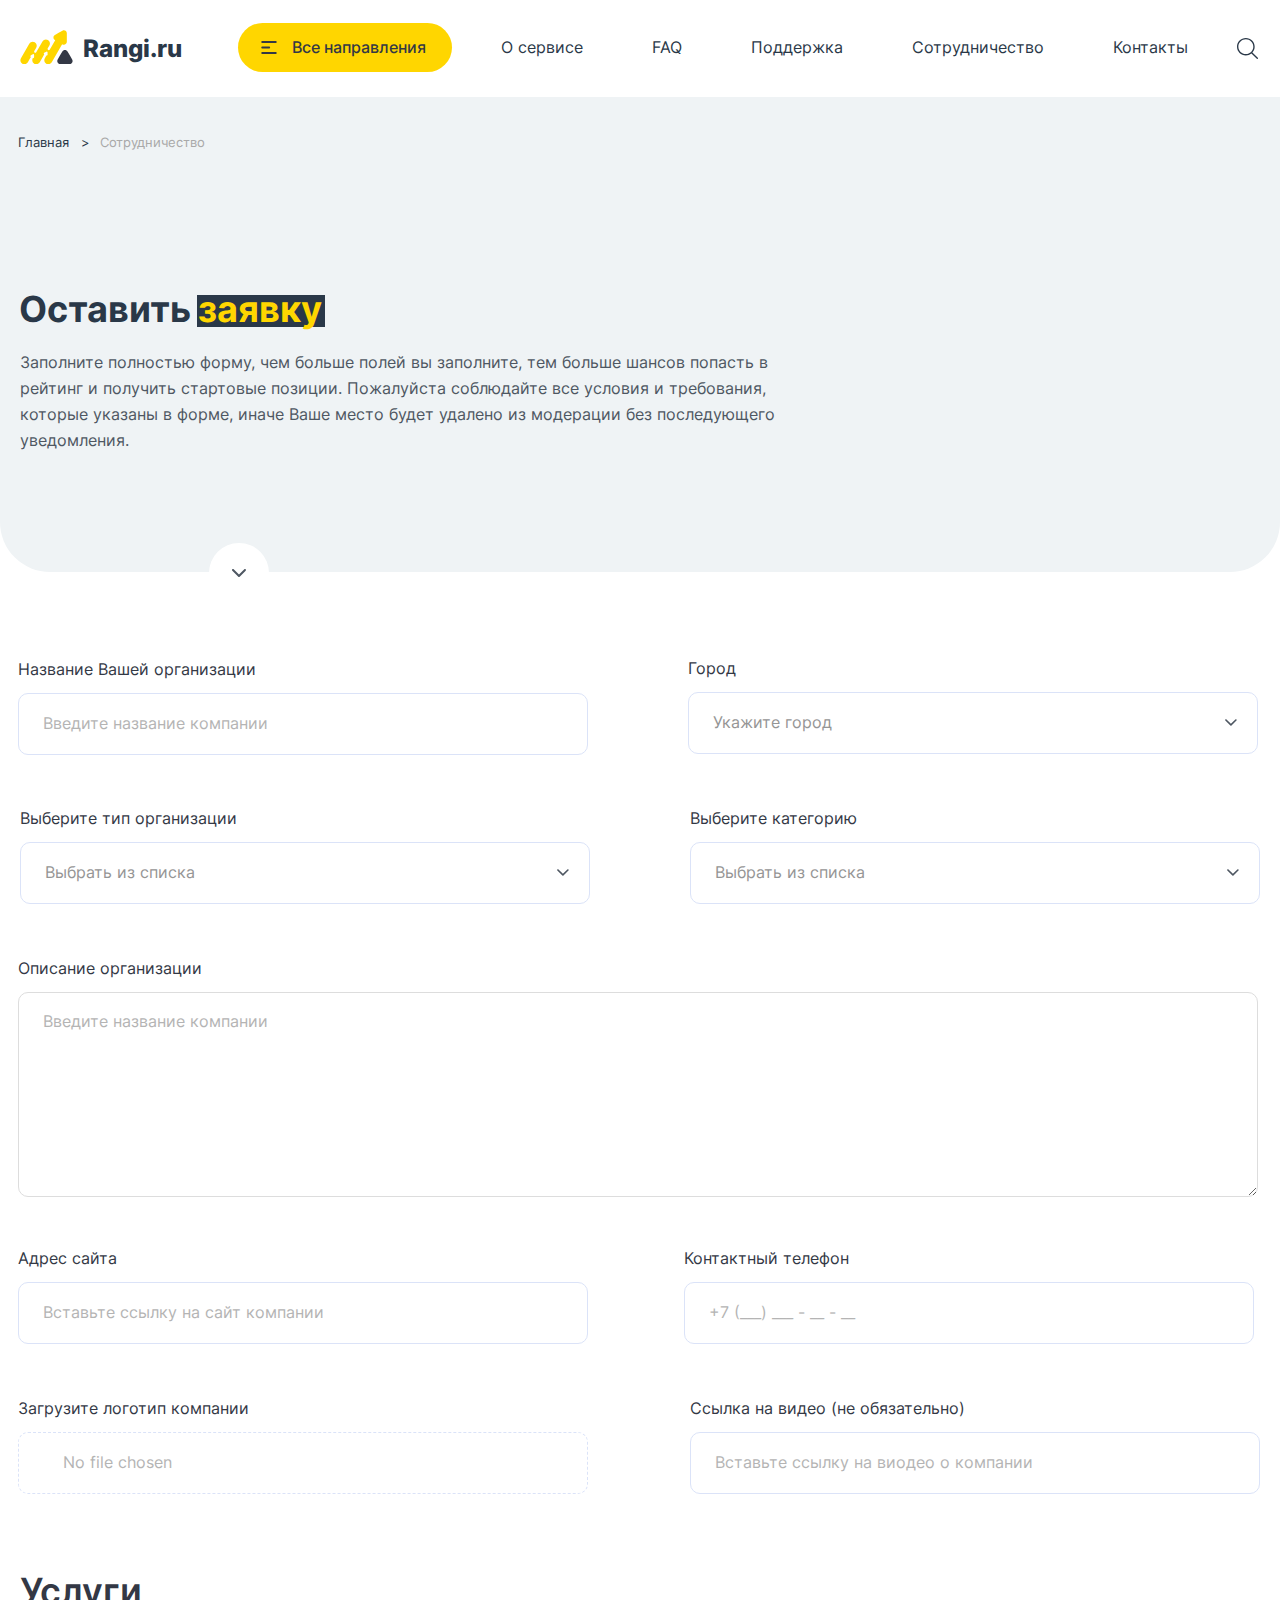
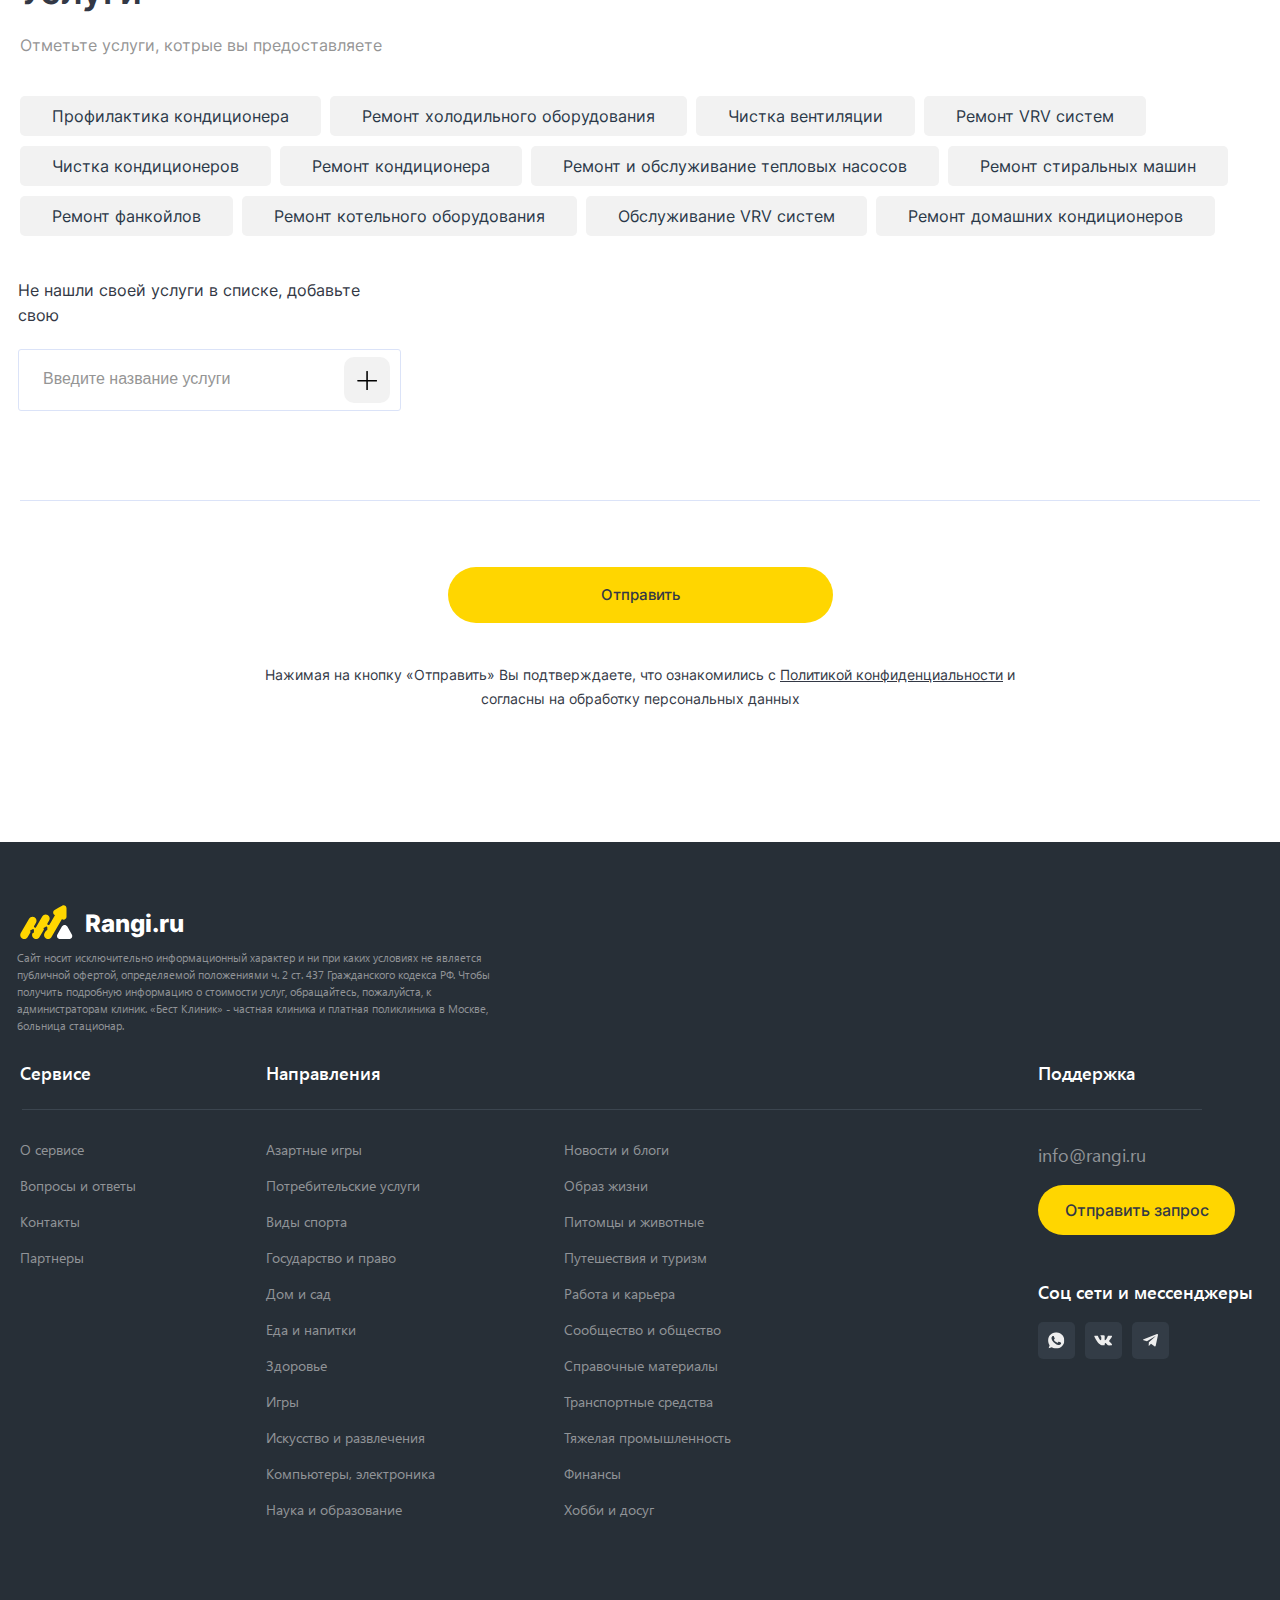
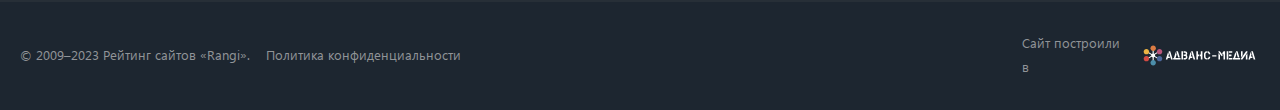
<file: docs/pages/cooperation.html>
<!doctype html>
<html lang="en">
<head>
    <meta charset="UTF-8">
    <meta name="viewport"
          content="width=device-width, user-scalable=no, initial-scale=1.0, maximum-scale=1.0, minimum-scale=1.0">
    <meta http-equiv="X-UA-Compatible" content="ie=edge">
    <title>Rangi.ru</title>
    <link rel="stylesheet"
          type="text/css"
          href="../styles/main.css">
    <script src="../js/script.js" type="text/javascript"></script>
    <script defer src="../js/jquery-3.7.1.slim.min.js" ></script>
    <script defer src="../js/custom-select.js" ></script>
</head>
<body>
    <header class="header">
        <div class="header-mobile__menu mobile">
            <svg width="23" height="17" viewBox="0 0 23 17" fill="none" xmlns="http://www.w3.org/2000/svg">
                <path d="M22.2812 1.75H0.71875C0.528126 1.75 0.345309 1.67427 0.210517 1.53948C0.0757252 1.40469 0 1.22187 0 1.03125C0 0.840626 0.0757252 0.657809 0.210517 0.523017C0.345309 0.388225 0.528126 0.3125 0.71875 0.3125H22.2812C22.4719 0.3125 22.6547 0.388225 22.7895 0.523017C22.9243 0.657809 23 0.840626 23 1.03125C23 1.22187 22.9243 1.40469 22.7895 1.53948C22.6547 1.67427 22.4719 1.75 22.2812 1.75Z"
                      fill="#333845"/>
                <path d="M22.2812 8.9375H0.71875C0.528126 8.9375 0.345309 8.86178 0.210517 8.72698C0.0757252 8.59219 0 8.40937 0 8.21875C0 8.02813 0.0757252 7.84531 0.210517 7.71052C0.345309 7.57572 0.528126 7.5 0.71875 7.5H22.2812C22.4719 7.5 22.6547 7.57572 22.7895 7.71052C22.9243 7.84531 23 8.02813 23 8.21875C23 8.40937 22.9243 8.59219 22.7895 8.72698C22.6547 8.86178 22.4719 8.9375 22.2812 8.9375Z"
                      fill="#333845"/>
                <path d="M22.2812 16.125H0.71875C0.528126 16.125 0.345309 16.0493 0.210517 15.9145C0.0757252 15.7797 0 15.5969 0 15.4062C0 15.2156 0.0757252 15.0328 0.210517 14.898C0.345309 14.7632 0.528126 14.6875 0.71875 14.6875H22.2812C22.4719 14.6875 22.6547 14.7632 22.7895 14.898C22.9243 15.0328 23 15.2156 23 15.4062C23 15.5969 22.9243 15.7797 22.7895 15.9145C22.6547 16.0493 22.4719 16.125 22.2812 16.125Z"
                      fill="#333845"/>
            </svg>
        </div>
        <div class="header__logo logo">
                    <span class="logo__image">
                        <svg width="53" height="34.48" viewBox="0 0 53 35" fill="none" xmlns="http://www.w3.org/2000/svg">
            <path d="M42.6779 0.662093L38.8614 2.86562L35.0449 5.06914C33.0605 6.21476 33.0605 9.07938 35.0449 10.2254L35.3392 10.3953L31.3929 17.2308L30.963 17.9757L30.6024 18.6002L29.8883 19.837C29.5519 20.4201 28.8062 20.6197 28.2231 20.2833C27.6399 19.9465 27.4404 19.2013 27.7768 18.6181L29.2814 16.0119C29.2821 16.0104 29.2845 16.0119 29.286 16.0108L29.4482 15.7301C30.5712 13.785 29.9047 11.2977 27.9596 10.1747C26.0145 9.0517 23.5272 9.71826 22.4042 11.6633L16.512 21.869L16.1058 22.5722C15.787 23.1242 15.081 23.3136 14.5291 22.9948C13.9771 22.6759 13.7881 21.97 14.1066 21.418L15.1992 19.5256L16.045 18.0607C17.168 16.1156 16.5015 13.6283 14.5564 12.5053C12.6113 11.3823 10.124 12.0489 9.00099 13.9939L0.545495 28.6394C-0.577512 30.5845 0.0890419 33.0718 2.03413 34.1948C3.97922 35.3178 6.46652 34.6513 7.58953 32.7062L9.40248 29.5664L10.6752 27.3621L10.5154 27.2697C9.95677 26.9473 9.95677 26.1408 10.5154 25.8185L11.5896 25.1983L12.6639 24.5781C13.2225 24.2558 13.9206 24.6588 13.9206 25.3039V26.5443V27.7846C13.9206 28.4254 13.2318 28.8257 12.6752 28.5151L12.3879 29.0128L12.4082 29.0245C11.5729 30.9018 12.2729 33.1451 14.0921 34.1952C16.0372 35.3182 18.5245 34.6517 19.6475 32.7066L22.8583 27.1457L24.2643 24.7106L24.1852 24.665C23.6266 24.3427 23.6266 23.5362 24.1852 23.2138L25.2594 22.5937L26.3337 21.9735C26.8923 21.6511 27.5904 22.0542 27.5904 22.6993V23.9396V25.18C27.5904 25.8091 26.9266 26.2028 26.3758 25.9229L24.8069 28.6402C23.6839 30.5853 24.3504 33.0726 26.2955 34.1956C28.2406 35.3186 30.7279 34.652 31.8509 32.707L42.384 14.4633L42.6783 14.6332C44.6628 15.7788 47.1438 14.3467 47.1438 12.0551V7.64726V3.24021C47.1431 0.948594 44.6624 -0.483522 42.6779 0.662093Z"
                  fill="#FFD600"/>
            <path d="M42.4351 22.0055C43.6695 19.867 46.7563 19.867 47.9908 22.0055L50.2782 25.967L52.5655 29.9285C53.8 32.0669 52.2568 34.7401 49.7878 34.7401H45.2135H40.6393C38.1699 34.7401 36.6267 32.0673 37.8616 29.9285L40.1485 25.967L42.4351 22.0055Z"
                  fill="#333845"/>
            </svg>
                    </span>
            <span class="logo__text">
                        Rangi.ru
                    </span>
        </div>
        <div class="header__menu yellow-button dropbtn">
            <a href="#">Все направления</a>
            <span class="dropdown-links">
                        <span class="dropdown-links-wrapper">
                            <a href="" class="dropdown-link">
                                Все направления
                            </a>
                            <a href="" class="dropdown-link">
                                Все направления
                            </a>
                            <a href="" class="dropdown-link">
                                Все направления
                            </a>
                        </span>
                    </span>
        </div>
        <nav class="header__nav">
            <ul class="header__nav-items">
                <li class="header__nav-item"><a href="#">О сервисе</a></li>
                <li class="header__nav-item"><a href="#">FAQ</a></li>
                <li class="header__nav-item dropbtn">
                    <a href="#">Поддержка</a>
                    <span class="dropdown-links">
                                <span class="dropdown-links-title">Мы на связи с 09:00 до 21:00 мск</span>
                                <span class="dropdown-links-wrapper">
                                    <a href="" class="dropdown-link whatsapp">
                                        <svg width="25" height="25" viewBox="0 0 25 25" fill="none" xmlns="http://www.w3.org/2000/svg">
                                            <g clip-path="url(#clip0_56_114)">
                                            <path d="M12.8368 0.30426H12.8308C6.17078 0.30426 0.754883 5.72166 0.754883 12.3832C0.754883 15.0255 1.60645 17.4745 3.05441 19.463L1.54907 23.9503L6.19191 22.4661C8.10189 23.7314 10.3803 24.4621 12.8368 24.4621C19.4969 24.4621 24.9128 19.0432 24.9128 12.3832C24.9128 5.72317 19.4969 0.30426 12.8368 0.30426ZM19.8653 17.3612C19.5739 18.1841 18.4173 18.8666 17.4948 19.0659C16.8637 19.2002 16.0393 19.3074 13.2641 18.1569C9.71443 16.6863 7.42849 13.0792 7.25033 12.8452C7.07971 12.6112 5.81596 10.9352 5.81596 9.20191C5.81596 7.46858 6.69621 6.62456 7.05103 6.26219C7.34243 5.96475 7.82408 5.82886 8.2861 5.82886C8.43557 5.82886 8.56995 5.83641 8.69074 5.84245C9.04556 5.85755 9.22373 5.87869 9.45775 6.43885C9.74916 7.14094 10.4588 8.87426 10.5433 9.05243C10.6294 9.23059 10.7155 9.47217 10.5947 9.7062C10.4814 9.94778 10.3818 10.055 10.2036 10.2603C10.0255 10.4657 9.85636 10.6227 9.67819 10.8431C9.51513 11.0349 9.33093 11.2402 9.53627 11.595C9.74161 11.9423 10.4512 13.1004 11.4961 14.0305C12.8444 15.2308 13.9375 15.6143 14.3286 15.7774C14.62 15.8982 14.9673 15.8695 15.1801 15.643C15.4504 15.3516 15.7841 14.8684 16.1238 14.3928C16.3654 14.0516 16.6704 14.0093 16.9905 14.1301C17.3166 14.2433 19.0424 15.0964 19.3972 15.2731C19.752 15.4512 19.9861 15.5358 20.0721 15.6853C20.1567 15.8347 20.1567 16.5368 19.8653 17.3612Z" fill="white"/>
                                            </g>
                                            <defs>
                                            <clipPath id="clip0_56_114">
                                            <rect width="24.1579" height="24.1579" fill="white" transform="translate(0.754883 0.30426)"/>
                                            </clipPath>
                                            </defs>
                                            </svg>
                                        WhatsApp
                                    </a>
                                    <a href="" class="dropdown-link telegram">
                                        <svg width="21" height="21" viewBox="0 0 21 21" fill="none" xmlns="http://www.w3.org/2000/svg">
                                            <g clip-path="url(#clip0_56_109)">
                                            <path d="M8.37648 13.1509L8.04636 17.7941C8.51867 17.7941 8.72322 17.5912 8.96852 17.3476L11.1829 15.2314L15.7712 18.5916C16.6127 19.0605 17.2056 18.8136 17.4326 17.8174L20.4443 3.70484L20.4452 3.70401C20.7121 2.46006 19.9953 1.97362 19.1754 2.27879L1.47236 9.05651C0.264161 9.52549 0.282454 10.199 1.26697 10.5042L5.79294 11.912L16.3059 5.33379C16.8006 5.00617 17.2505 5.18745 16.8804 5.51507L8.37648 13.1509Z" fill="white"/>
                                            </g>
                                            <defs>
                                            <clipPath id="clip0_56_109">
                                            <rect width="19.9565" height="19.9565" fill="white" transform="translate(0.545898 0.527618)"/>
                                            </clipPath>
                                            </defs>
                                        </svg>
                                        Telegram
                                    </a>
                                </span>
                                <span class="dropdown-links-phone-mail">
                                    <a href="tel:+74951234567" class="dropdown-link whatsapp">
                                        <svg width="15" height="14" viewBox="0 0 15 14" fill="none" xmlns="http://www.w3.org/2000/svg">
                                            <g clip-path="url(#clip0_56_102)">
                                            <path d="M13.4548 8.67887C12.5976 8.67887 11.756 8.55226 10.9585 8.30335C10.5677 8.17746 10.0873 8.29295 9.84879 8.5243L8.27463 9.64661C6.44905 8.72625 5.32453 7.66455 4.36334 5.95334L5.5167 4.50537C5.81635 4.22274 5.92383 3.80989 5.79506 3.42252C5.53037 2.66535 5.39591 1.87088 5.39591 1.06101C5.39595 0.475966 4.89198 0 4.27256 0H1.70152C1.08209 0 0.578125 0.475966 0.578125 1.06098C0.578125 7.76678 6.35451 13.2222 13.4548 13.2222C14.0742 13.2222 14.5782 12.7463 14.5782 12.1612V9.73982C14.5781 9.15484 14.0742 8.67887 13.4548 8.67887Z" fill="#2A3848"/>
                                            </g>
                                            <defs>
                                            <clipPath id="clip0_56_102">
                                            <rect width="14" height="13.2222" fill="white" transform="translate(0.578125)"/>
                                            </clipPath>
                                            </defs>
                                        </svg>
                                        +7 (495) 123-45-67
                                    </a>
                                    <a href="mailto:hello@trevelme.ru" class="dropdown-link telegram">
                                        <svg width="13" height="11" viewBox="0 0 13 11" fill="none" xmlns="http://www.w3.org/2000/svg">
                                            <g clip-path="url(#clip0_56_97)">
                                            <path d="M7.58099 6.7395C7.28245 6.92194 6.93566 7.01839 6.57812 7.01839C6.22061 7.01839 5.87383 6.92194 5.57528 6.7395L0.658023 3.73441C0.630742 3.71774 0.604164 3.70036 0.578125 3.68249V8.60664C0.578125 9.17121 1.07793 9.61926 1.6828 9.61926H11.4734C12.0893 9.61926 12.5781 9.16111 12.5781 8.60664V3.68246C12.552 3.70038 12.5254 3.71781 12.498 3.7345L7.58099 6.7395Z" fill="#2A3848"/>
                                            <path d="M1.04805 3.19811L5.9653 6.20322C6.15145 6.31698 6.36477 6.37385 6.5781 6.37385C6.79145 6.37385 7.0048 6.31696 7.19095 6.20322L12.1082 3.19811C12.4025 3.0184 12.5781 2.71762 12.5781 2.39299C12.5781 1.8348 12.0827 1.38071 11.4738 1.38071H1.68243C1.07352 1.38073 0.578125 1.83482 0.578125 2.39352C0.578125 2.71762 0.753812 3.0184 1.04805 3.19811Z" fill="#2A3848"/>
                                            </g>
                                            <defs>
                                            <clipPath id="clip0_56_97">
                                            <rect width="12" height="11" fill="white" transform="translate(0.578125)"/>
                                            </clipPath>
                                            </defs>
                                        </svg>
                                        hello@trevelme.ru
                                    </a>
                                </span>
                            </span>
                </li>
                <li class="header__nav-item"><a href="#">Сотрудничество</a></li>
                <li class="header__nav-item"><a href="#">Контакты</a></li>
            </ul>
        </nav>
        <div class="header__search">
            <input id="header-search" type="search">
            <span class="header__search-icon">
                        <svg width="21" height="21" viewBox="0 0 21 21" fill="none" xmlns="http://www.w3.org/2000/svg">
                            <path d="M20.8012 19.8575L15.3793 14.5223C16.7992 12.9797 17.6715 10.9396 17.6715 8.69472C17.6708 3.89245 13.7154 0 8.83565 0C3.95594 0 0.000457764 3.89245 0.000457764 8.69472C0.000457764 13.497 3.95594 17.3894 8.83565 17.3894C10.944 17.3894 12.8778 16.6602 14.3967 15.4478L19.8396 20.804C20.1048 21.0653 20.5354 21.0653 20.8006 20.804C21.0664 20.5428 21.0664 20.1188 20.8012 19.8575ZM8.83565 16.0517C4.70689 16.0517 1.35988 12.7579 1.35988 8.69472C1.35988 4.63156 4.70689 1.33773 8.83565 1.33773C12.9645 1.33773 16.3114 4.63156 16.3114 8.69472C16.3114 12.7579 12.9645 16.0517 8.83565 16.0517Z"
                                  fill="#2A3848"/>
                        </svg>
                    </span>
        </div>
    </header>
    <main class="cooperation__wrapper main-category-page-wrapper">
        <div class="main-category-page background-wrapper">
            <div class="align-wrapper">
                <div class="breadcrumbs">
                                    <span class="breadcrumbs__item">
                                        <a href="#">Главная</a>
                                    </span>
                    <span class="breadcrumbs__item active">
                                        <a href="#">Сотрудничество</a>
                                    </span>
                </div>
                <div class="main-directions__title-block-wrapper">
                    <div class="main-directions__title-block">
                        <h2 class="main-directions__title">Оставить <span>заявку</span></h2>
                        <p class="main-directions__subtext">
                            Заполните полностью форму, чем больше полей вы заполните, тем больше шансов попасть в рейтинг и
                            получить стартовые позиции. Пожалуйста соблюдайте все условия и требования, которые указаны в
                            форме, иначе Ваше место будет удалено из модерации без последующего уведомления.
                        </p>
                    </div>
                </div>
            </div>
            <a class="main-category-page-arrow" href="#cooperation-page-arrow-link">
                <svg width="24" height="24" viewBox="0 0 24 24" fill="none" xmlns="http://www.w3.org/2000/svg">
                    <path d="M11.9999 16C11.8683 16.0008 11.7379 15.9755 11.616 15.9258C11.4942 15.876 11.3834 15.8027 11.2899 15.71L5.28994 9.71C5.10164 9.52169 4.99585 9.2663 4.99585 9C4.99585 8.7337 5.10164 8.4783 5.28994 8.29C5.47824 8.10169 5.73364 7.99591 5.99994 7.99591C6.26624 7.99591 6.52164 8.10169 6.70994 8.29L11.9999 13.59L17.2899 8.3C17.4812 8.13617 17.7273 8.05057 17.979 8.06029C18.2307 8.07001 18.4694 8.17434 18.6475 8.35244C18.8256 8.53053 18.9299 8.76927 18.9397 9.02095C18.9494 9.27262 18.8638 9.5187 18.6999 9.71L12.6999 15.71C12.5137 15.8947 12.2623 15.9989 11.9999 16Z"
                          fill="#4E5762"/>
                </svg>
            </a>
        </div>
        <form action>
            <div id="cooperation-page-arrow-link" class="main-directions__selects">
                <div class="main-category-page__leave-review-form-block">
                    <label for="cooperation__input-question-form-name">
                        Название Вашей организации
                    </label>
                    <input required="" type="text"
                           id="cooperation__input-question-form-name"
                           name="cooperation__input-question-form-name"
                           placeholder="Введите название компании" minlength="4">
                </div>
                <div class="main-directions__select-wrapper">
                    <label for="cooperation__select-city">Город</label>
                    <select required name="cooperation__select-city" id="cooperation__select-city"
                            class="main-directions__select">
                        <option value="" disabled selected hidden>Укажите город</option>
                        <option value="Москва">Москва</option>
                        <option value="Минск">Минск</option>
                        <option value="Уфа">Уфа</option>
                        <option value="Самара">Самара</option>
                    </select>
                </div>
                <div class="main-directions__select-wrapper">
                    <label for="cooperation__select-organization">Выберите тип организации</label>
                    <select required name="cooperation__select-organization" id="cooperation__select-organization"
                            class="main-directions__select">
                        <option value="" disabled selected hidden>Выбрать из списка</option>
                        <option value="Торговля">Торговля</option>
                        <option value="Услуги">Услуги</option>
                        <option value="Здоровье">Здоровье</option>
                        <option value="Путешествие и туризм">Путешествие и туризм</option>
                    </select>
                </div>
                <div class="main-directions__select-wrapper">
                    <label for="cooperation__select-category">Выберите категорию</label>
                    <select required name="cooperation__select-category" id="cooperation__select-category"
                            class="main-directions__select">
                        <option value="" disabled selected hidden>Выбрать из списка</option>
                        <option value="Бытовая техника">Бытовая техника</option>
                        <option value="Грузоперевозки и логистика">Грузоперевозки и логистика</option>
                        <option value="Фармацевтика">Фармацевтика</option>
                        <option value="Авиаперевозки">Авиаперевозки</option>
                    </select>
                </div>
                <div class="main-category-page__leave-review-form-block textarea-input">
                    <label for="cooperation__textarea-question-form-review">
                        Описание организации
                    </label>
                    <textarea id="cooperation__textarea-question-form-review"
                              name="cooperation__textarea-question-form-review"
                              placeholder="Введите название компании"></textarea>
                </div>
                <div class="main-category-page__leave-review-form-block">
                    <label for="cooperation__input-site">
                        Адрес сайта
                    </label>
                    <input required="" type="text"
                           id="cooperation__input-site"
                           name="cooperation__input-site"
                           placeholder="Вставьте ссылку на сайт компании" minlength="4">
                </div>
                <div class="main-category-page__leave-review-form-block">
                    <label for="cooperation__input-phone">
                        Контактный телефон
                    </label>
                    <input required="" type="tel"
                           id="cooperation__input-phone"
                           name="cooperation__input-phone"
                           placeholder="+7 (___) ___ - __ - __" minlength="10"
                           pattern="+[0-9]{3}-[0-9]{2}-[0-9]{3}">
                </div>
                <div class="main-category-page__leave-review-form-block logo-upload">
                    <label for="cooperation__input-logo">
                        Загрузите логотип компании
                    </label>
                    <input required="" type="file"
                           accept=".jpg, .jpeg, .png"
                           id="cooperation__input-logo"
                           name="cooperation__input-logo"
                           placeholder="Max вес файла 10 мб" minlength="4">
                </div>
                <div class="main-category-page__leave-review-form-block">
                    <label for="cooperation__input-video-link">
                        Ссылка на видео (не обязательно)
                    </label>
                    <input type="text"
                           id="cooperation__input-video-link"
                           name="cooperation__input-video-link"
                           placeholder="Вставьте ссылку на виодео о компании" minlength="4">
                </div>
                <div class="cooperation__form-services">
                    <h2 class="cooperation__form-services-title">
                        Услуги
                    </h2>
                    <p class="cooperation__form-services-subtext">
                        Отметьте услуги, котрые вы предоставляете
                    </p>
                    <div class="cooperation__form-services-list">
                        <div class="cooperation__form-services-list-elem">
                            <input id="cooperation__form-service-air-conditioner-prevention" type="checkbox" name="service"
                                   value="Профилактика кондиционера">
                            <label for="cooperation__form-service-air-conditioner-prevention">
                                Профилактика кондиционера
                            </label>
                        </div>
                        <div class="cooperation__form-services-list-elem">
                            <input id="cooperation__form-service-refrigeration-equipment-repair" type="checkbox" name="service"
                                   value="Ремонт холодильного оборудования">
                            <label for="cooperation__form-service-refrigeration-equipment-repair">
                                Ремонт холодильного оборудования
                            </label>
                        </div>
                        <div class="cooperation__form-services-list-elem">
                            <input id="cooperation__form-service-ventilation-cleaning" type="checkbox" name="service"
                                   value="Чистка вентиляции">
                            <label for="cooperation__form-service-ventilation-cleaning">
                                Чистка вентиляции
                            </label>
                        </div>
                        <div class="cooperation__form-services-list-elem">
                            <input id="cooperation__form-service-repair-of-vrv-systems" type="checkbox" name="service"
                                   value="Ремонт VRV систем">
                            <label for="cooperation__form-service-repair-of-vrv-systems">
                                Ремонт VRV систем
                            </label>
                        </div>
                        <div class="cooperation__form-services-list-elem">
                            <input id="cooperation__form-service-air-conditioner-cleaning" type="checkbox" name="service"
                                   value="Чистка кондиционеров">
                            <label for="cooperation__form-service-air-conditioner-cleaning">
                                Чистка кондиционеров
                            </label>
                        </div>
                        <div class="cooperation__form-services-list-elem">
                            <input id="cooperation__form-service-air-conditioner-repair" type="checkbox" name="service"
                                   value="Ремонт кондиционера">
                            <label for="cooperation__form-service-air-conditioner-repair">
                                Ремонт кондиционера
                            </label>
                        </div>
                        <div class="cooperation__form-services-list-elem">
                            <input id="cooperation__form-service-repair-and-maintenance-of-heat-pumps" type="checkbox" name="service"
                                   value="Ремонт и обслуживание тепловых насосов">
                            <label for="cooperation__form-service-repair-and-maintenance-of-heat-pumps">
                                Ремонт и обслуживание тепловых насосов
                            </label>
                        </div>
                        <div class="cooperation__form-services-list-elem">
                            <input id="cooperation__form-service-repair-of-washing-machines" type="checkbox" name="service"
                                   value="Ремонт стиральных машин">
                            <label for="cooperation__form-service-repair-of-washing-machines">
                                Ремонт стиральных машин
                            </label>
                        </div>
                        <div class="cooperation__form-services-list-elem">
                            <input id="cooperation__form-service-fan-coil-repair" type="checkbox" name="service"
                                   value="Ремонт фанкойлов">
                            <label for="cooperation__form-service-fan-coil-repair">
                                Ремонт фанкойлов
                            </label>
                        </div>
                        <div class="cooperation__form-services-list-elem">
                            <input id="cooperation__form-service-boiler-equipment-repair" type="checkbox" name="service"
                                   value="Ремонт котельного оборудования">
                            <label for="cooperation__form-service-boiler-equipment-repair">
                                Ремонт котельного оборудования
                            </label>
                        </div>
                        <div class="cooperation__form-services-list-elem">
                            <input id="cooperation__form-service-maintenance-of-vrv-systems" type="checkbox" name="service"
                                   value="Обслуживание VRV систем">
                            <label for="cooperation__form-service-maintenance-of-vrv-systems">
                                Обслуживание VRV систем
                            </label>
                        </div>
                        <div class="cooperation__form-services-list-elem">
                            <input id="cooperation__form-service-home-air-conditioner-repair" type="checkbox" name="service"
                                   value="Ремонт домашних кондиционеров">
                            <label for="cooperation__form-service-home-air-conditioner-repair">
                                Ремонт домашних кондиционеров
                            </label>
                        </div>
                    </div>
                    <div class="cooperation__input-new-service">
                        <label for="cooperation__input-new-service-field">
                            Не нашли своей услуги в списке, добавьте свою
                        </label>
                        <input type="text"
                               id="cooperation__input-new-service-field"
                               name="cooperation__input-new-service-field"
                               placeholder="Введите название услуги" minlength="4">
                        <span class="cooperation__input-new-service-add">
                            <svg width="20" height="20" viewBox="0 0 20 20" fill="none" xmlns="http://www.w3.org/2000/svg">
                                <g clip-path="url(#clip0_57_2096)">
                                <path d="M19.293 10.0317H10.8555V1.59424C10.8555 1.16275 10.5057 0.812988 10.0742 0.812988C9.64273 0.812988 9.29297 1.16275 9.29297 1.59424V10.0317H0.855469C0.423984 10.0317 0.0742188 10.3815 0.0742188 10.813C0.0742188 11.2445 0.423984 11.5942 0.855469 11.5942H9.29297V20.0317C9.29297 20.4632 9.64273 20.813 10.0742 20.813C10.5057 20.813 10.8555 20.4632 10.8555 20.0317V11.5942H19.293C19.7245 11.5942 20.0742 11.2445 20.0742 10.813C20.0742 10.3815 19.7245 10.0317 19.293 10.0317Z" fill="black"/>
                                </g>
                                <defs>
                                <clipPath id="clip0_57_2096">
                                <rect width="20" height="20" fill="white" transform="translate(0.0742188 0.812988)"/>
                                </clipPath>
                                </defs>
                            </svg>
                        </span>
                    </div>
                </div>
                <div class="button-wrapper">
                    <button class="main-category-page__leave-review-form-button yellow-button" type="submit">
                        Отправить
                    </button>
                    <p class="main-category-page__leave-review-form-subtext">
                        Нажимая на кнопку «Отправить» Вы подтверждаете, что ознакомились
                        с <span>Политикой конфиденциальности</span> и согласны на обработку
                        персональных данных
                    </p>
                </div>
            </div>
        </form>
    </main>
    <footer class="footer__wrapper">
        <div class="footer">
            <div class="footer__logo-and-privacy">
                <div class="footer__logo logo">
                                            <span class="logo__image">
                                                <svg width="53" height="34.48" viewBox="0 0 54 35" fill="none"
                                                     xmlns="http://www.w3.org/2000/svg">
                                                <path d="M42.924 0.610213L39.1075 2.81374L35.291 5.01726C33.3065 6.16288 33.3065 9.0275 35.291 10.1735L35.5853 10.3435L31.639 17.1789L31.2091 17.9238L30.8485 18.5483L30.1344 19.7851C29.798 20.3683 29.0523 20.5678 28.4692 20.2314C27.886 19.8947 27.6864 19.1494 28.0228 18.5662L29.5275 15.96C29.5282 15.9585 29.5306 15.96 29.5321 15.9589L29.6943 15.6782C30.8173 13.7331 30.1507 11.2458 28.2057 10.1228C26.2606 8.99982 23.7733 9.66638 22.6503 11.6115L16.7581 21.8171L16.3519 22.5203C16.0331 23.0723 15.3271 23.2617 14.7752 22.9429C14.2232 22.624 14.0342 21.9181 14.3526 21.3661L15.4453 19.4737L16.2911 18.0088C17.4141 16.0637 16.7476 13.5764 14.8025 12.4534C12.8574 11.3304 10.3701 11.997 9.24708 13.9421L0.791588 28.5875C-0.331418 30.5326 0.335136 33.0199 2.28022 34.1429C4.22531 35.2659 6.71262 34.5994 7.83562 32.6543L9.64857 29.5145L10.9213 27.3102L10.7614 27.2178C10.2029 26.8954 10.2029 26.0889 10.7614 25.7666L11.8357 25.1464L12.91 24.5262C13.4686 24.2039 14.1667 24.6069 14.1667 25.252V26.4924V27.7327C14.1667 28.3735 13.4779 28.7739 12.9213 28.4632L12.634 28.961L12.6543 28.9727C11.819 30.8499 12.519 33.0932 14.3382 34.1433C16.2833 35.2663 18.7706 34.5998 19.8936 32.6547L23.1044 27.0938L24.5104 24.6588L24.4313 24.6132C23.8727 24.2908 23.8727 23.4843 24.4313 23.1619L25.5055 22.5418L26.5798 21.9216C27.1384 21.5992 27.8365 22.0023 27.8365 22.6474V23.8878V25.1281C27.8365 25.7572 27.1727 26.1509 26.6219 25.871L25.053 28.5883C23.93 30.5334 24.5965 33.0207 26.5416 34.1437C28.4867 35.2667 30.974 34.6002 32.097 32.6551L42.6301 14.4114L42.9244 14.5813C44.9089 15.7269 47.3899 14.2948 47.3899 12.0032V7.59538V3.18833C47.3891 0.896714 44.9085 -0.535402 42.924 0.610213Z"
                                                      fill="#FFD600"/>
                                                <path d="M42.6812 21.9537C43.9156 19.8152 47.0024 19.8152 48.2369 21.9537L50.5243 25.9152L52.8116 29.8767C54.0461 32.0151 52.5029 34.6884 50.0339 34.6884H45.4596H40.8853C38.416 34.6884 36.8728 32.0155 38.1077 29.8767L40.3946 25.9152L42.6812 21.9537Z"
                                                      fill="white"/>
                                                </svg>
                                            </span>
                    <span class="logo__text">
                                                Rangi.ru
                                            </span>
                </div>
                <p class="footer__privacy-policy">
                    Сайт носит исключительно информационный характер и ни при каких условиях не является публичной офертой,
                    определяемой положениями ч. 2 ст. 437 Гражданского кодекса РФ. Чтобы получить подробную информацию о
                    стоимости
                    услуг, обращайтесь, пожалуйста, к администраторам клиник. «Бест Клиник» - частная клиника и платная
                    поликлиника
                    в Москве, больница стационар.
                </p>
            </div>
            <div class="footer__category-link-blocks">
                <div class="footer__category-link-block">
                    <p class="footer__category-link-block-title">Сервисе</p>
                    <ul class="footer__category-link-block-list">
                        <li class="footer__category-link-block-item">
                            <a href="#">О сервисе</a>
                        </li>
                        <li class="footer__category-link-block-item">
                            <a href="#">Вопросы и ответы</a>
                        </li>
                        <li class="footer__category-link-block-item">
                            <a href="#">Контакты</a>
                        </li>
                        <li class="footer__category-link-block-item">
                            <a href="#">Партнеры</a>
                        </li>
                    </ul>
                </div>
                <div class="footer__category-link-block">
                    <p class="footer__category-link-block-title">Направления</p>
                    <ul class="footer__category-link-block-list">
                        <li class="footer__category-link-block-item">
                            <a href="#">Азартные игры</a>
                        </li>
                        <li class="footer__category-link-block-item">
                            <a href="#">Потребительские услуги</a>
                        </li>
                        <li class="footer__category-link-block-item">
                            <a href="#">Виды спорта</a>
                        </li>
                        <li class="footer__category-link-block-item">
                            <a href="#">Государство и право</a>
                        </li>
                        <li class="footer__category-link-block-item">
                            <a href="#">Дом и сад</a>
                        </li>
                        <li class="footer__category-link-block-item">
                            <a href="#">Еда и напитки</a>
                        </li>
                        <li class="footer__category-link-block-item">
                            <a href="#">Здоровье</a>
                        </li>
                        <li class="footer__category-link-block-item">
                            <a href="#">Игры</a>
                        </li>
                        <li class="footer__category-link-block-item">
                            <a href="#">Искусство и развлечения</a>
                        </li>
                        <li class="footer__category-link-block-item">
                            <a href="#">Компьютеры, электроника</a>
                        </li>
                        <li class="footer__category-link-block-item">
                            <a href="#">Наука и образование</a>
                        </li>
                    </ul>
                </div>
                <div class="footer__category-link-block">
                    <p class="footer__category-link-block-title"></p>
                    <ul class="footer__category-link-block-list">
                        <li class="footer__category-link-block-item">
                            <a href="#">Новости и блоги</a>
                        </li>
                        <li class="footer__category-link-block-item">
                            <a href="#">Образ жизни</a>
                        </li>
                        <li class="footer__category-link-block-item">
                            <a href="#">Питомцы и животные</a>
                        </li>
                        <li class="footer__category-link-block-item">
                            <a href="#">Путешествия и туризм</a>
                        </li>
                        <li class="footer__category-link-block-item">
                            <a href="#">Работа и карьера</a>
                        </li>
                        <li class="footer__category-link-block-item">
                            <a href="#">Сообщество и общество</a>
                        </li>
                        <li class="footer__category-link-block-item">
                            <a href="#">Справочные материалы</a>
                        </li>
                        <li class="footer__category-link-block-item">
                            <a href="#">Транспортные средства</a>
                        </li>
                        <li class="footer__category-link-block-item">
                            <a href="#">Тяжелая промышленность</a>
                        </li>
                        <li class="footer__category-link-block-item">
                            <a href="#">Финансы</a>
                        </li>
                        <li class="footer__category-link-block-item">
                            <a href="#">Хобби и досуг</a>
                        </li>
                    </ul>
                </div>
                <div class="footer__support">
                    <p class="footer__support-title footer__category-link-block-title">Поддержка</p>
                    <p class="footer__support-mail">
                        <a href="mailto: info@rangi.ru">info@rangi.ru</a>
                    </p>
                    <div class="footer__support-button yellow-button">
                        <a href="#">Отправить запрос</a>
                    </div>
                    <p class="footer__support-social-title">Соц сети и мессенджеры</p>
                    <div class="footer__support-socials">
                        <div class="footer__support-social">
                            <a href="#">
                                <svg width="17" height="17" viewBox="0 0 17 17" fill="none" xmlns="http://www.w3.org/2000/svg">
                                    <g clip-path="url(#clip0_51_2547)">
                                        <path d="M8.21842 0.361328H8.21435C3.73137 0.361328 0.0858307 4.00788 0.0858307 8.49188C0.0858307 10.2704 0.659035 11.9189 1.63368 13.2574L0.620414 16.2779L3.7456 15.2789C5.03124 16.1305 6.56486 16.6224 8.21842 16.6224C12.7014 16.6224 16.3469 12.9749 16.3469 8.49188C16.3469 4.0089 12.7014 0.361328 8.21842 0.361328Z"
                                              fill="#EEEEEE"/>
                                        <path d="M12.9494 11.8427C12.7532 12.3966 11.9747 12.856 11.3538 12.9901C10.9289 13.0806 10.374 13.1528 8.50604 12.3783C6.11667 11.3884 4.57797 8.96044 4.45804 8.80291C4.3432 8.64538 3.49254 7.51727 3.49254 6.35054C3.49254 5.1838 4.08505 4.61568 4.32389 4.37176C4.52004 4.17155 4.84424 4.08008 5.15524 4.08008C5.25585 4.08008 5.3463 4.08516 5.42761 4.08923C5.66645 4.09939 5.78637 4.11362 5.9439 4.49067C6.14005 4.96326 6.61772 6.12999 6.67463 6.24992C6.73256 6.36985 6.79049 6.53246 6.70919 6.68999C6.63296 6.8526 6.56589 6.92476 6.44596 7.06297C6.32604 7.20119 6.21221 7.30689 6.09228 7.45527C5.98252 7.58435 5.85853 7.72257 5.99675 7.9614C6.13497 8.19515 6.61264 8.97467 7.31593 9.60072C8.2235 10.4087 8.95932 10.6668 9.22254 10.7766C9.41869 10.8579 9.65245 10.8386 9.79575 10.6862C9.97767 10.49 10.2023 10.1648 10.4309 9.84464C10.5936 9.61495 10.7989 9.58649 11.0143 9.6678C11.2338 9.74402 12.3955 10.3182 12.6343 10.4372C12.8732 10.5571 13.0307 10.614 13.0886 10.7146C13.1455 10.8152 13.1455 11.2878 12.9494 11.8427Z"
                                              fill="#333C46"/>
                                    </g>
                                    <defs>
                                        <clipPath id="clip0_51_2547">
                                            <rect width="16.2611" height="16.2611" fill="white"
                                                  transform="translate(0.0858307 0.361328)"/>
                                        </clipPath>
                                    </defs>
                                </svg>
                            </a>
                        </div>
                        <div class="footer__support-social">
                            <a href="#">
                                <svg width="19" height="11" viewBox="0 0 19 11" fill="none" xmlns="http://www.w3.org/2000/svg">
                                    <path d="M17.9498 9.42857C17.9283 9.38228 17.9083 9.34388 17.8897 9.31311C17.5819 8.7588 16.9938 8.07841 16.1256 7.27176L16.1073 7.25329L16.0981 7.24423L16.0888 7.23495H16.0795C15.6854 6.85933 15.4359 6.60678 15.3314 6.47747C15.1403 6.23116 15.0974 5.98184 15.2019 5.72922C15.2757 5.53835 15.553 5.13527 16.0332 4.51942C16.2857 4.19304 16.4858 3.93146 16.6335 3.73439C17.6988 2.3181 18.1606 1.41308 18.019 1.01896L17.9639 0.926857C17.9269 0.871409 17.8315 0.820684 17.6778 0.774424C17.5236 0.72826 17.3267 0.720626 17.0865 0.751391L14.4265 0.769765C14.3834 0.754496 14.3219 0.75592 14.2417 0.774424C14.1617 0.792928 14.1216 0.802213 14.1216 0.802213L14.0753 0.825343L14.0386 0.853131C14.0078 0.871506 13.9739 0.903824 13.9369 0.95002C13.9001 0.996054 13.8694 1.05008 13.8448 1.11164C13.5552 1.85669 13.2259 2.5494 12.8564 3.18974C12.6286 3.57157 12.4193 3.90248 12.2282 4.18266C12.0374 4.46275 11.8773 4.66911 11.7481 4.80139C11.6187 4.93379 11.5019 5.03987 11.397 5.12C11.2923 5.20016 11.2124 5.23404 11.157 5.22164C11.1015 5.20925 11.0493 5.19696 10.9998 5.18467C10.9137 5.12922 10.8444 5.05381 10.7922 4.95838C10.7397 4.86295 10.7044 4.74283 10.6859 4.59813C10.6675 4.45333 10.6566 4.32878 10.6535 4.22407C10.6507 4.11948 10.652 3.97154 10.6582 3.78068C10.6646 3.58972 10.6675 3.46051 10.6675 3.39277C10.6675 3.15875 10.6721 2.90477 10.6812 2.63076C10.6905 2.35676 10.6981 2.13966 10.7044 1.97972C10.7107 1.81962 10.7136 1.65024 10.7136 1.47166C10.7136 1.29309 10.7027 1.15305 10.6812 1.0514C10.66 0.94989 10.6274 0.851352 10.5845 0.755823C10.5413 0.66039 10.4781 0.586567 10.3952 0.53416C10.312 0.481818 10.2087 0.440281 10.0858 0.409419C9.75938 0.335564 9.34378 0.295611 8.83876 0.2894C7.69354 0.277107 6.95767 0.351059 6.63133 0.511159C6.50202 0.578803 6.38501 0.671227 6.28039 0.78814C6.16953 0.923654 6.15407 0.997607 6.2341 1.00977C6.6036 1.06512 6.86519 1.19753 7.01914 1.40687L7.07462 1.51779C7.11777 1.59783 7.16086 1.73952 7.20399 1.94268C7.24705 2.14584 7.27483 2.37057 7.28706 2.61676C7.31779 3.06633 7.31779 3.45116 7.28706 3.7713C7.25623 4.09156 7.22712 4.34088 7.19933 4.51946C7.17154 4.69803 7.13 4.84273 7.07462 4.95353C7.01914 5.06436 6.98223 5.1321 6.96372 5.15669C6.94525 5.18127 6.92985 5.19677 6.91762 5.20285C6.83759 5.23352 6.75435 5.24914 6.66821 5.24914C6.58193 5.24914 6.47731 5.20599 6.35418 5.11974C6.23109 5.0335 6.10334 4.91503 5.97093 4.76415C5.83853 4.61324 5.6892 4.40235 5.52289 4.13145C5.3567 3.86055 5.18428 3.54038 5.00571 3.17095L4.85796 2.90302C4.76561 2.73066 4.63944 2.47969 4.47934 2.15033C4.31914 1.82085 4.17755 1.50214 4.05445 1.19426C4.00525 1.06496 3.93133 0.966518 3.83282 0.898778L3.7866 0.870989C3.75586 0.846403 3.70653 0.820296 3.63885 0.792475C3.57108 0.764686 3.50036 0.744759 3.42641 0.732498L0.895703 0.750873C0.637097 0.750873 0.46163 0.809459 0.369239 0.926469L0.332263 0.98182C0.313791 1.01265 0.304474 1.06189 0.304474 1.12966C0.304474 1.1974 0.322946 1.28054 0.359922 1.37898C0.729359 2.24726 1.13111 3.08464 1.56519 3.89125C1.99926 4.69787 2.37646 5.34762 2.69656 5.83992C3.01673 6.33258 3.34308 6.79754 3.6756 7.23459C4.00813 7.6718 4.22824 7.95199 4.33593 8.07508C4.44376 8.1984 4.52845 8.29059 4.59001 8.35216L4.82096 8.57379C4.96873 8.72159 5.18573 8.89861 5.47206 9.10484C5.75846 9.3112 6.07552 9.51436 6.42341 9.71464C6.77137 9.9146 7.17617 10.0778 7.63803 10.204C8.09982 10.3303 8.54929 10.381 8.9865 10.3565H10.0487C10.2641 10.3379 10.4273 10.2702 10.5382 10.1533L10.575 10.107C10.5997 10.0702 10.6228 10.0131 10.6442 9.9363C10.6658 9.85934 10.6765 9.77455 10.6765 9.68232C10.6702 9.4176 10.6904 9.17902 10.7364 8.96661C10.7825 8.75427 10.835 8.59417 10.8936 8.48634C10.9523 8.37862 11.0185 8.28771 11.0921 8.21402C11.166 8.14017 11.2186 8.09543 11.2494 8.08003C11.2801 8.06453 11.3046 8.05402 11.323 8.04771C11.4708 7.99847 11.6447 8.04616 11.845 8.19099C12.0452 8.33569 12.2329 8.51436 12.4085 8.7267C12.584 8.93924 12.7949 9.1777 13.0411 9.44242C13.2875 9.70723 13.503 9.90408 13.6876 10.0336L13.8723 10.1444C13.9956 10.2184 14.1557 10.2861 14.3528 10.3477C14.5495 10.4092 14.7219 10.4246 14.8699 10.3938L17.2342 10.357C17.4681 10.357 17.6501 10.3182 17.7791 10.2414C17.9085 10.1644 17.9853 10.0796 18.0101 9.98742C18.0348 9.89509 18.0361 9.79034 18.0148 9.67323C17.9929 9.55642 17.9713 9.47473 17.9498 9.42857Z"
                                          fill="#EEEEEE"/>
                                </svg>
                            </a>
                        </div>
                        <div class="footer__support-social">
                            <a href="#">
                                <svg width="15" height="13" viewBox="0 0 15 13" fill="none" xmlns="http://www.w3.org/2000/svg">
                                    <path d="M5.88561 8.25937L5.63749 11.7494C5.99249 11.7494 6.14624 11.5969 6.33062 11.4138L7.99499 9.82312L11.4437 12.3488C12.0762 12.7013 12.5219 12.5156 12.6925 11.7669L14.9562 1.15937L14.9569 1.15875C15.1575 0.223749 14.6187 -0.141875 14.0025 0.0874995L0.696239 5.18187C-0.211886 5.53437 -0.198136 6.04062 0.541864 6.27L3.94374 7.32812L11.8456 2.38375C12.2175 2.1375 12.5556 2.27375 12.2775 2.52L5.88561 8.25937Z"
                                          fill="#EEEEEE"/>
                                </svg>
                            </a>
                        </div>
                    </div>
                </div>
            </div>
        </div>
    </footer>
    <div id="modalFooter" class="modal modalMainPage modalFooter">
        <div class="modal__content">
            <div class="modal__close-button">
                <img src="../images/modal-close-btn.png" alt="Кнопка закрытия модального окна">
            </div>
            <div class="main-category-page__leave-review">
                <h2 class="main-category-page__leave-review-title">Задать вопрос</h2>
                <p class="main-category-page__leave-review-subtext">
                    Задайте свой вопрос и наша тех поддержка
                    ответит Вам в ближайшее время.
                </p>
                <div class="main-category-page__leave-review-form">
                    <div class="faq-page__question main-category-page__leave-review-form-blocks">
                        <form action="">
                            <div class="main-category-page__leave-review-form-block">
                                <label for="footer-modal__form-name">
                                    Имя
                                </label>
                                <input required="" type="text"
                                       id="footer-modal__form-name"
                                       name="footer-modal__form-name"
                                       placeholder="Введите Ваше имя" minlength="4">
                            </div>
                            <div class="main-category-page__leave-review-form-block">
                                <label for="footer-modal__form-mail">
                                    E-mail
                                </label>
                                <input required="" type="email" id="footer-modal__form-mail"
                                       name="footer-modal__form-mail"
                                       placeholder="Введите Ваш e-mail" minlength="4">
                            </div>
                            <div class="main-category-page__leave-review-form-block">
                                <label for="footer-modal__form-review">
                                    Вопрос
                                </label>
                                <textarea id="footer-modal__form-review"
                                          name="footer-modal__form-review"
                                          placeholder="Введите свой вопрос"></textarea>
                            </div>
                            <div class="button-wrapper">
                                <button class="main-category-page__leave-review-form-button yellow-button" type="submit">
                                    Отправить
                                </button>
                                <p class="main-category-page__leave-review-form-subtext">
                                    Нажимая на кнопку «Отправить» Вы подтверждаете, что ознакомились
                                    с <span>Политикой конфиденциальности</span> и согласны на обработку
                                    персональных данных
                                </p>
                            </div>
                        </form>
                    </div>
                </div>
            </div>
        </div>
    </div>
    <div class="copyright__wrapper">
        <div class="copyright">
            <div class="copyright__text">© 2009–2023 Рейтинг сайтов «Rangi».<br>&nbsp;&nbsp;&nbsp;&nbsp;Политика
                конфиденциальности
            </div>
            <div class="copyright__created-by">
                <span class="copyright__created-by-text">Сайт построили в</span>
                <span class="copyright__created-by-img">
                                        <svg width="117" height="21" viewBox="0 0 117 22" fill="none"
                                             xmlns="http://www.w3.org/2000/svg">
                            <path d="M115.355 15.199C115.313 15.199 115.284 15.1738 115.267 15.1233L112.68 6.65557C112.663 6.63033 112.663 6.60509 112.68 6.57985C112.705 6.55461 112.739 6.54199 112.781 6.54199H114.27C114.32 6.54199 114.354 6.56723 114.371 6.61771L116.996 15.0728C117.013 15.1569 116.979 15.199 116.895 15.199H115.355ZM111.885 13.6847C111.818 13.9202 111.742 14.16 111.658 14.404C111.582 14.648 111.51 14.8877 111.443 15.1233C111.426 15.1738 111.393 15.199 111.342 15.199H109.815C109.773 15.199 109.74 15.1864 109.714 15.1612C109.697 15.1359 109.697 15.1065 109.714 15.0728L112.049 7.50108C112.066 7.4506 112.099 7.42536 112.15 7.42536C112.2 7.42536 112.234 7.4506 112.251 7.50108L113.021 9.94927L112.352 12.0315H113.563C113.614 12.0315 113.647 12.0567 113.664 12.1072L114.106 13.5585C114.123 13.5921 114.119 13.6216 114.093 13.6468C114.076 13.672 114.047 13.6847 114.005 13.6847H111.885Z"
                                  fill="white"/>
                            <path d="M107.139 15.1991C107.08 15.1991 107.05 15.1654 107.05 15.0981V11.123L108.527 9.02812C108.56 8.98606 108.598 8.97344 108.64 8.99026C108.691 9.00709 108.716 9.04074 108.716 9.09122V15.0981C108.716 15.1654 108.682 15.1991 108.615 15.1991H107.139ZM102.154 12.8518C102.12 12.8939 102.082 12.9065 102.04 12.8897C101.998 12.8729 101.977 12.8392 101.977 12.7887V6.64302C101.977 6.58413 102.011 6.55469 102.078 6.55469H103.529C103.597 6.55469 103.63 6.58413 103.63 6.64302V10.7444L102.154 12.8518ZM102.078 15.1991C102.011 15.1991 101.977 15.1654 101.977 15.0981V14.2148L107.29 6.59255C107.298 6.57572 107.311 6.56731 107.328 6.56731C107.345 6.55889 107.361 6.55469 107.378 6.55469H108.615C108.682 6.55469 108.716 6.58413 108.716 6.64302V7.66521L103.454 15.1612C103.437 15.1865 103.407 15.1991 103.365 15.1991H102.078Z"
                                  fill="white"/>
                            <path d="M93.4087 13.6468C93.4087 13.5795 93.4424 13.5458 93.5097 13.5458H94.1533L96.0084 7.50108C96.0252 7.4506 96.0588 7.42536 96.1093 7.42536C96.1598 7.42536 96.1934 7.4506 96.2103 7.50108L96.9927 9.94927L95.8948 13.5458H101.031C101.098 13.5458 101.132 13.5795 101.132 13.6468V15.0854C101.132 15.1527 101.098 15.1864 101.031 15.1864H93.5097C93.4424 15.1864 93.4087 15.1527 93.4087 15.0854V13.6468ZM98.6585 12.978C98.608 12.978 98.5743 12.9527 98.5575 12.9022L96.6393 6.65557C96.6225 6.63033 96.6225 6.60509 96.6393 6.57985C96.6646 6.55461 96.6982 6.54199 96.7403 6.54199H98.242C98.2925 6.54199 98.3261 6.56723 98.343 6.61771L100.286 12.8518C100.303 12.8854 100.299 12.9149 100.274 12.9401C100.257 12.9653 100.227 12.978 100.185 12.978H98.6585Z"
                                  fill="white"/>
                            <path d="M87.0812 15.1865C87.0139 15.1865 86.9802 15.1528 86.9802 15.0855V6.64302C86.9802 6.58413 87.0139 6.55469 87.0812 6.55469H88.5829C88.6502 6.55469 88.6839 6.58413 88.6839 6.64302V15.0855C88.6839 15.1528 88.6502 15.1865 88.5829 15.1865H87.0812ZM89.4284 15.1865C89.3611 15.1865 89.3275 15.1528 89.3275 15.0855V13.6343C89.3275 13.567 89.3611 13.5333 89.4284 13.5333H92.7095C92.7768 13.5333 92.8105 13.567 92.8105 13.6343V15.0855C92.8105 15.1528 92.7768 15.1865 92.7095 15.1865H89.4284ZM89.4284 8.20785C89.3611 8.20785 89.3275 8.1742 89.3275 8.10689V6.64302C89.3275 6.58413 89.3611 6.55469 89.4284 6.55469H92.7095C92.7768 6.55469 92.8105 6.58413 92.8105 6.64302V8.10689C92.8105 8.1742 92.7768 8.20785 92.7095 8.20785H89.4284ZM91.8892 10.0629C91.9565 10.0629 91.9902 10.0966 91.9902 10.1639V11.6151C91.9902 11.6824 91.9565 11.7161 91.8892 11.7161H89.4284C89.3611 11.7161 89.3275 11.6824 89.3275 11.6151V10.1639C89.3275 10.0966 89.3611 10.0629 89.4284 10.0629H91.8892Z"
                                  fill="white"/>
                            <path d="M83.7304 15.1865C83.6715 15.1865 83.6421 15.1528 83.6421 15.0855V9.44457L83.2887 9.93673C83.2719 9.96197 83.2467 9.97459 83.213 9.97459C83.1878 9.96617 83.1668 9.95356 83.1499 9.93673L82.2539 8.76311C82.2287 8.72105 82.2287 8.67898 82.2539 8.63691L83.7809 6.59255C83.8061 6.56731 83.8314 6.55469 83.8566 6.55469H85.1817C85.249 6.55469 85.2826 6.58413 85.2826 6.64302V15.0855C85.2826 15.1528 85.249 15.1865 85.1817 15.1865H83.7304ZM78.4302 15.1865C78.3629 15.1865 78.3293 15.1528 78.3293 15.0855V8.68739C78.3293 8.63691 78.3503 8.60326 78.3924 8.58644C78.4344 8.56961 78.4723 8.58223 78.5059 8.62429L79.9824 10.5677V15.0855C79.9824 15.1528 79.9488 15.1865 79.8815 15.1865H78.4302ZM81.888 11.817C81.8711 11.8507 81.8459 11.8675 81.8123 11.8675C81.7786 11.8675 81.7534 11.8507 81.7365 11.817L78.3293 7.28662V6.64302C78.3293 6.58413 78.3629 6.55469 78.4302 6.55469H79.73C79.7553 6.55469 79.7805 6.56731 79.8057 6.59255L82.7587 10.5046C82.784 10.5467 82.784 10.5887 82.7587 10.6308L81.888 11.817Z"
                                  fill="white"/>
                            <path d="M71.8074 10.7316C71.8074 10.6895 71.8242 10.6685 71.8578 10.6685H76.1485C76.1906 10.6685 76.2116 10.6895 76.2116 10.7316V12.0945C76.2116 12.1281 76.1906 12.1449 76.1485 12.1449H71.8578C71.8242 12.1449 71.8074 12.1281 71.8074 12.0945V10.7316Z"
                                  fill="white"/>
                            <path d="M66.0456 15.2367C65.6501 15.2367 65.28 15.1568 64.935 14.9969C64.5901 14.8287 64.2914 14.6099 64.0391 14.3407C63.7867 14.0715 63.5847 13.7686 63.4333 13.4321C63.2903 13.0956 63.2188 12.7548 63.2188 12.4099V9.39383C63.2188 9.05731 63.2903 8.72499 63.4333 8.39688C63.5847 8.06036 63.7867 7.7617 64.0391 7.50089C64.2999 7.23168 64.6027 7.01294 64.9477 6.84468C65.2926 6.67642 65.6586 6.59229 66.0456 6.59229H66.1087C66.176 6.59229 66.2096 6.62173 66.2096 6.68062V8.06877C66.2096 8.13608 66.176 8.16973 66.1087 8.16973H66.0456C65.9194 8.16973 65.7848 8.20759 65.6417 8.28331C65.4987 8.35061 65.3641 8.44315 65.2379 8.56094C65.1201 8.67031 65.0192 8.7965 64.935 8.93952C64.8593 9.08255 64.8215 9.22977 64.8215 9.38121V12.4351C64.8215 12.6118 64.8593 12.7759 64.935 12.9273C65.0192 13.0703 65.1201 13.1965 65.2379 13.3059C65.3641 13.4068 65.4987 13.4868 65.6417 13.5457C65.7848 13.6046 65.9194 13.634 66.0456 13.634H66.1087C66.176 13.634 66.2096 13.6677 66.2096 13.735V15.1357C66.2096 15.203 66.176 15.2367 66.1087 15.2367H66.0456ZM69.8062 12.4099C69.8062 12.7548 69.7305 13.0956 69.579 13.4321C69.436 13.7686 69.2383 14.0715 68.9859 14.3407C68.7335 14.6099 68.4349 14.8287 68.0899 14.9969C67.745 15.1568 67.3748 15.2367 66.9794 15.2367H66.9289C66.8616 15.2367 66.828 15.203 66.828 15.1357V13.735C66.828 13.6677 66.8616 13.634 66.9289 13.634H66.9794C67.1056 13.634 67.2402 13.6088 67.3832 13.5583C67.5263 13.4994 67.6567 13.4195 67.7744 13.3185C67.8922 13.2091 67.989 13.0829 68.0647 12.9399C68.1488 12.7885 68.1909 12.6202 68.1909 12.4351V12.3089C68.1909 12.2416 68.2245 12.208 68.2918 12.208H69.7052C69.7725 12.208 69.8062 12.2416 69.8062 12.3089V12.4099ZM68.2918 9.58312C68.2245 9.58312 68.1909 9.54947 68.1909 9.48216V9.38121C68.1909 9.21295 68.1488 9.05731 68.0647 8.91428C67.989 8.76285 67.8922 8.63245 67.7744 8.52308C67.6567 8.41371 67.5263 8.32958 67.3832 8.27069C67.2402 8.20338 67.1056 8.16973 66.9794 8.16973H66.9289C66.8616 8.16973 66.828 8.13608 66.828 8.06877V6.68062C66.828 6.62173 66.8616 6.59229 66.9289 6.59229H66.9794C67.3748 6.59229 67.745 6.67642 68.0899 6.84468C68.4349 7.01294 68.7335 7.23168 68.9859 7.50089C69.2383 7.7617 69.436 8.06036 69.579 8.39688C69.7305 8.72499 69.8062 9.05731 69.8062 9.39383V9.48216C69.8062 9.54947 69.7725 9.58312 69.7052 9.58312H68.2918Z"
                                  fill="white"/>
                            <path d="M59.9542 15.1865C59.8869 15.1865 59.8532 15.1528 59.8532 15.0855V11.7287H58.831C58.7637 11.7287 58.7301 11.6951 58.7301 11.6278V10.1639C58.7301 10.0966 58.7637 10.0629 58.831 10.0629H59.8532V6.64302C59.8532 6.58413 59.8869 6.55469 59.9542 6.55469H61.4685C61.5358 6.55469 61.5695 6.58413 61.5695 6.64302V15.0855C61.5695 15.1528 61.5358 15.1865 61.4685 15.1865H59.9542ZM58.0991 11.6278C58.0991 11.6951 58.0655 11.7287 57.9982 11.7287H56.875V15.0855C56.875 15.1528 56.8414 15.1865 56.7741 15.1865H55.3354C55.2681 15.1865 55.2345 15.1528 55.2345 15.0855V6.64302C55.2345 6.58413 55.2681 6.55469 55.3354 6.55469H56.7741C56.8414 6.55469 56.875 6.58413 56.875 6.64302V10.0629H57.9982C58.0655 10.0629 58.0991 10.0966 58.0991 10.1639V11.6278Z"
                                  fill="white"/>
                            <path d="M52.3807 15.199C52.3386 15.199 52.3092 15.1738 52.2923 15.1233L49.7053 6.65557C49.6885 6.63033 49.6885 6.60509 49.7053 6.57985C49.7306 6.55461 49.7642 6.54199 49.8063 6.54199H51.2954C51.3459 6.54199 51.3795 6.56723 51.3963 6.61771L54.0212 15.0728C54.038 15.1569 54.0044 15.199 53.9203 15.199H52.3807ZM48.9103 13.6847C48.843 13.9202 48.7673 14.16 48.6831 14.404C48.6074 14.648 48.5359 14.8877 48.4686 15.1233C48.4518 15.1738 48.4181 15.199 48.3677 15.199H46.8407C46.7986 15.199 46.765 15.1864 46.7397 15.1612C46.7229 15.1359 46.7229 15.1065 46.7397 15.0728L49.0744 7.50108C49.0912 7.4506 49.1248 7.42536 49.1753 7.42536C49.2258 7.42536 49.2594 7.4506 49.2763 7.50108L50.0461 9.94927L49.3772 12.0315H50.5887C50.6392 12.0315 50.6728 12.0567 50.6897 12.1072L51.1313 13.5585C51.1482 13.5921 51.144 13.6216 51.1187 13.6468C51.1019 13.672 51.0724 13.6847 51.0304 13.6847H48.9103Z"
                                  fill="white"/>
                            <path d="M45.6662 9.00281C45.6662 9.35615 45.582 9.67585 45.4138 9.96189C45.2455 10.2395 45.0646 10.4541 44.8711 10.6055C45.2077 10.8242 45.4516 11.1019 45.6031 11.4384C45.7545 11.7749 45.8302 12.1325 45.8302 12.511C45.8302 12.9233 45.7671 13.2935 45.6409 13.6216C45.5147 13.9497 45.3381 14.2315 45.1109 14.4671C44.8838 14.6942 44.6061 14.8709 44.278 14.9971C43.9583 15.1233 43.5966 15.1864 43.1927 15.1864H41.9686C41.9013 15.1864 41.8677 15.1527 41.8677 15.0854V13.7225C41.8677 13.6552 41.9013 13.6216 41.9686 13.6216H43.2937C43.5629 13.6216 43.7859 13.5164 43.9625 13.3061C44.1476 13.0957 44.2402 12.856 44.2402 12.5868V12.5237C44.2402 12.3975 44.2149 12.2713 44.1644 12.1451C44.1224 12.0189 44.0593 11.9053 43.9751 11.8043C43.891 11.7034 43.7901 11.6235 43.6723 11.5646C43.5545 11.5057 43.4283 11.4762 43.2937 11.4762H41.9686C41.9013 11.4762 41.8677 11.4426 41.8677 11.3753V9.97451C41.8677 9.91562 41.9013 9.88618 41.9686 9.88618H43.1675C43.462 9.88618 43.6849 9.80625 43.8363 9.6464C43.9962 9.48656 44.0761 9.28885 44.0761 9.05328V8.97757C44.0761 8.75883 44.0046 8.56954 43.8616 8.40969C43.7186 8.24984 43.4872 8.16992 43.1675 8.16992H41.9686C41.9013 8.16992 41.8677 8.13626 41.8677 8.06896V6.63033C41.8677 6.57144 41.9013 6.54199 41.9686 6.54199H43.0539C43.8616 6.54199 44.4968 6.75232 44.9595 7.17297C45.4306 7.59362 45.6662 8.20357 45.6662 9.00281ZM41.2367 15.0854C41.2367 15.1527 41.2031 15.1864 41.1357 15.1864H39.6593C39.6004 15.1864 39.5709 15.1527 39.5709 15.0854V6.63033C39.5709 6.57144 39.6004 6.54199 39.6593 6.54199H41.1357C41.2031 6.54199 41.2367 6.57144 41.2367 6.63033V15.0854Z"
                                  fill="white"/>
                            <path d="M30.9394 13.6468C30.9394 13.5795 30.9731 13.5458 31.0404 13.5458H31.684L33.5391 7.50108C33.5559 7.4506 33.5895 7.42536 33.64 7.42536C33.6905 7.42536 33.7241 7.4506 33.741 7.50108L34.5234 9.94927L33.4255 13.5458H38.5616C38.6289 13.5458 38.6626 13.5795 38.6626 13.6468V15.0854C38.6626 15.1527 38.6289 15.1864 38.5616 15.1864H31.0404C30.9731 15.1864 30.9394 15.1527 30.9394 15.0854V13.6468ZM36.1892 12.978C36.1387 12.978 36.105 12.9527 36.0882 12.9022L34.17 6.65557C34.1532 6.63033 34.1532 6.60509 34.17 6.57985C34.1953 6.55461 34.2289 6.54199 34.271 6.54199H35.7727C35.8232 6.54199 35.8568 6.56723 35.8737 6.61771L37.8171 12.8518C37.8339 12.8854 37.8297 12.9149 37.8045 12.9401C37.7876 12.9653 37.7582 12.978 37.7161 12.978H36.1892Z"
                                  fill="white"/>
                            <path d="M28.8176 15.199C28.7755 15.199 28.7461 15.1738 28.7292 15.1233L26.1422 6.65557C26.1254 6.63033 26.1254 6.60509 26.1422 6.57985C26.1675 6.55461 26.2011 6.54199 26.2432 6.54199H27.7323C27.7828 6.54199 27.8164 6.56723 27.8332 6.61771L30.4581 15.0728C30.4749 15.1569 30.4413 15.199 30.3572 15.199H28.8176ZM25.3472 13.6847C25.2799 13.9202 25.2042 14.16 25.12 14.404C25.0443 14.648 24.9728 14.8877 24.9055 15.1233C24.8887 15.1738 24.855 15.199 24.8045 15.199H23.2776C23.2355 15.199 23.2019 15.1864 23.1766 15.1612C23.1598 15.1359 23.1598 15.1065 23.1766 15.0728L25.5112 7.50108C25.5281 7.4506 25.5617 7.42536 25.6122 7.42536C25.6627 7.42536 25.6963 7.4506 25.7132 7.50108L26.4829 9.94927L25.8141 12.0315H27.0256C27.0761 12.0315 27.1097 12.0567 27.1265 12.1072L27.5682 13.5585C27.5851 13.5921 27.5808 13.6216 27.5556 13.6468C27.5388 13.672 27.5093 13.6847 27.4673 13.6847H25.3472Z"
                                  fill="white"/>
                            <path d="M11.9784 10.985C11.9784 12.0953 11.0783 12.9954 9.96804 12.9954C8.85773 12.9954 7.95764 12.0953 7.95764 10.985C7.95764 9.87469 8.85773 8.97461 9.96804 8.97461C11.0783 8.97461 11.9784 9.87469 11.9784 10.985Z"
                                  fill="white"/>
                            <path d="M9.38303 5.24805H10.5531V17.6635H9.38303V5.24805Z" fill="white"/>
                            <path d="M14.3561 7.22412L14.9712 8.21944L4.40987 14.7463L3.79477 13.751L14.3561 7.22412Z"
                                  fill="white"/>
                            <path d="M4.40662 8.21875L5.02179 7.22348L15.5827 13.7511L14.9675 14.7464L4.40662 8.21875Z"
                                  fill="white"/>
                            <path d="M12.8157 3.43561C12.8157 5.00836 11.5408 6.28333 9.96802 6.28333C8.39527 6.28333 7.1203 5.00836 7.1203 3.43561C7.1203 1.86286 8.39527 0.587891 9.96802 0.587891C11.5408 0.587891 12.8157 1.86286 12.8157 3.43561Z"
                                  fill="#DC7C44"/>
                            <path d="M12.8157 18.5347C12.8157 20.1075 11.5408 21.3825 9.96802 21.3825C8.39527 21.3825 7.1203 20.1075 7.1203 18.5347C7.1203 16.962 8.39527 15.687 9.96802 15.687C11.5408 15.687 12.8157 16.962 12.8157 18.5347Z"
                                  fill="#4C8EAA"/>
                            <path d="M5.71314 6.96442C5.71314 8.53717 4.43817 9.81214 2.86542 9.81214C1.29267 9.81214 0.0177002 8.53717 0.0177002 6.96442C0.0177002 5.39167 1.29267 4.1167 2.86542 4.1167C4.43817 4.1167 5.71314 5.39167 5.71314 6.96442Z"
                                  fill="#EDB444"/>
                            <path d="M19.4862 6.96442C19.4862 8.53717 18.2112 9.81214 16.6385 9.81214C15.0657 9.81214 13.7908 8.53717 13.7908 6.96442C13.7908 5.39167 15.0657 4.1167 16.6385 4.1167C18.2112 4.1167 19.4862 5.39167 19.4862 6.96442Z"
                                  fill="#BA557B"/>
                            <path d="M5.71314 14.3038C5.71314 15.8765 4.43817 17.1515 2.86542 17.1515C1.29267 17.1515 0.0177002 15.8765 0.0177002 14.3038C0.0177002 12.731 1.29267 11.4561 2.86542 11.4561C4.43817 11.4561 5.71314 12.731 5.71314 14.3038Z"
                                  fill="#D24A43"/>
                            <path d="M19.4862 14.3038C19.4862 15.8765 18.2112 17.1515 16.6385 17.1515C15.0657 17.1515 13.7908 15.8765 13.7908 14.3038C13.7908 12.731 15.0657 11.4561 16.6385 11.4561C18.2112 11.4561 19.4862 12.731 19.4862 14.3038Z"
                                  fill="#4C679B"/>
                            </svg>
                                    </span>
            </div>
        </div>
    </div>
</body>
</html>
</file>
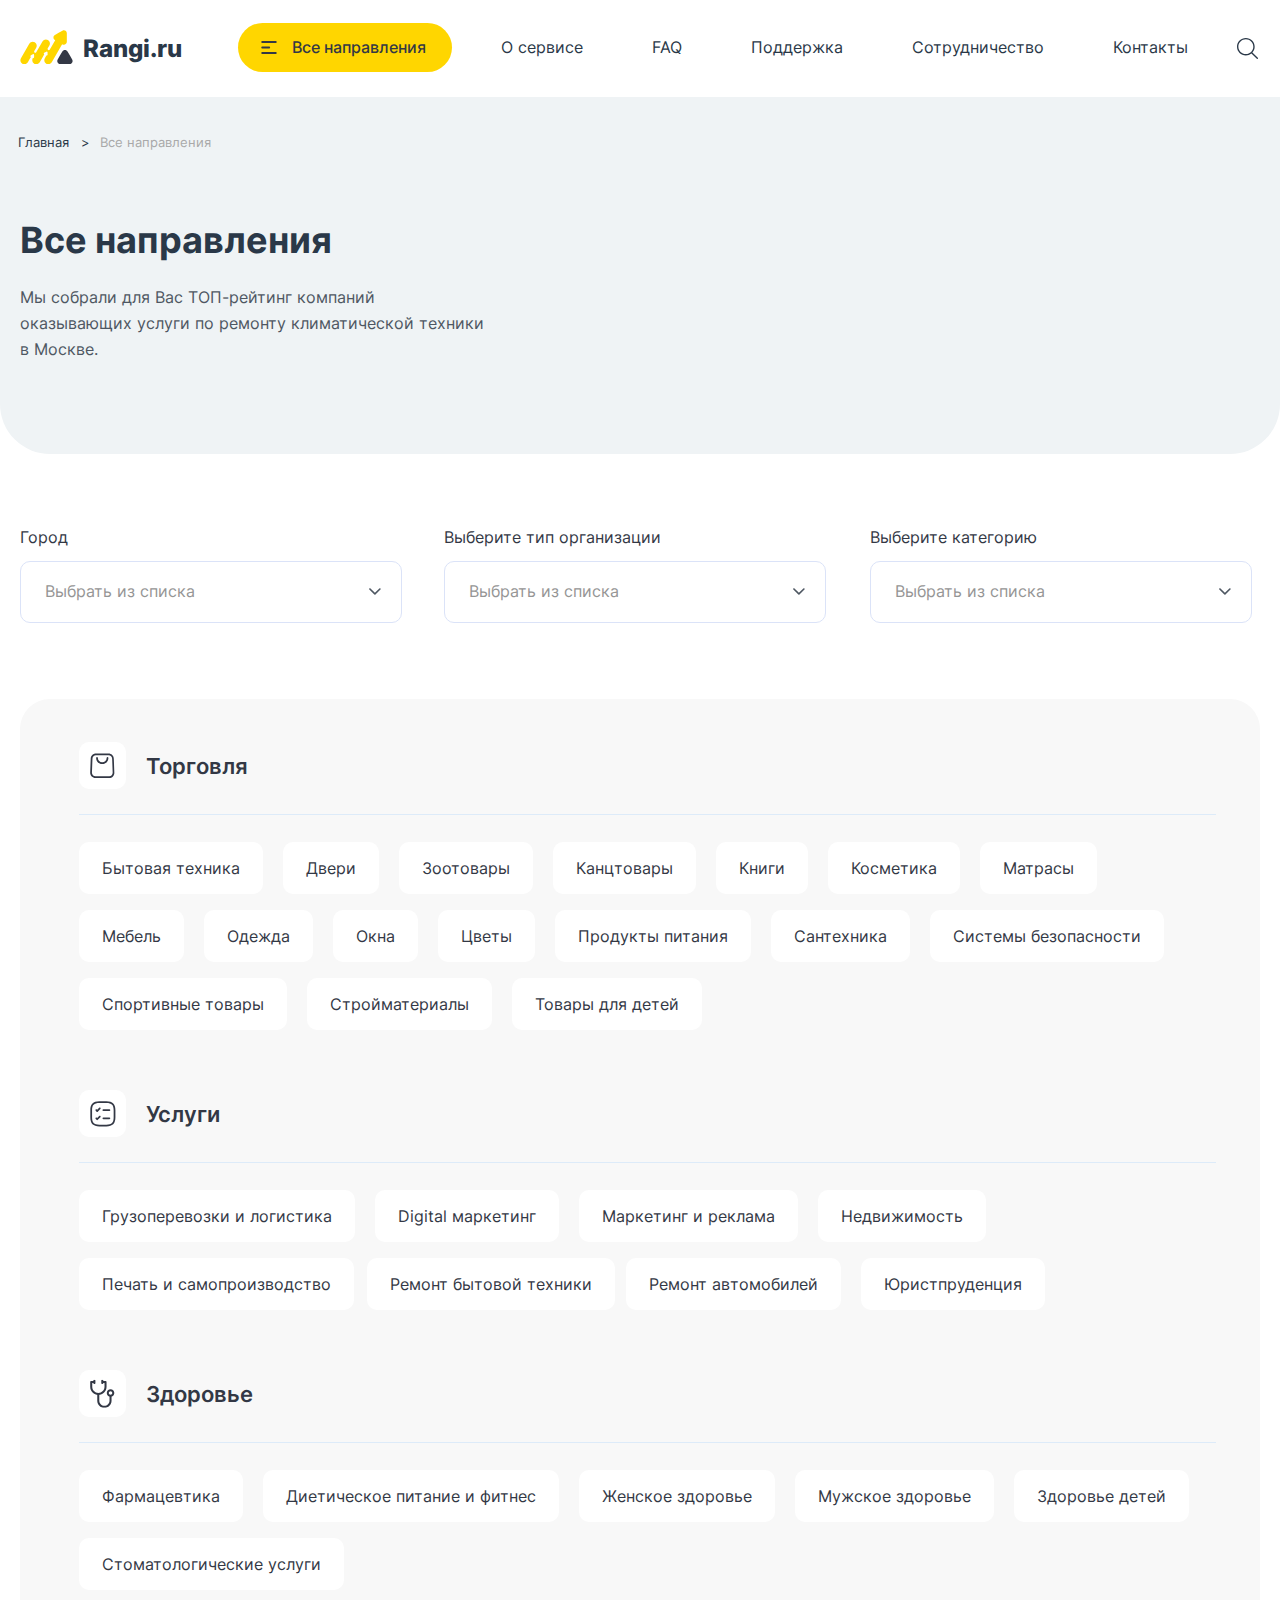
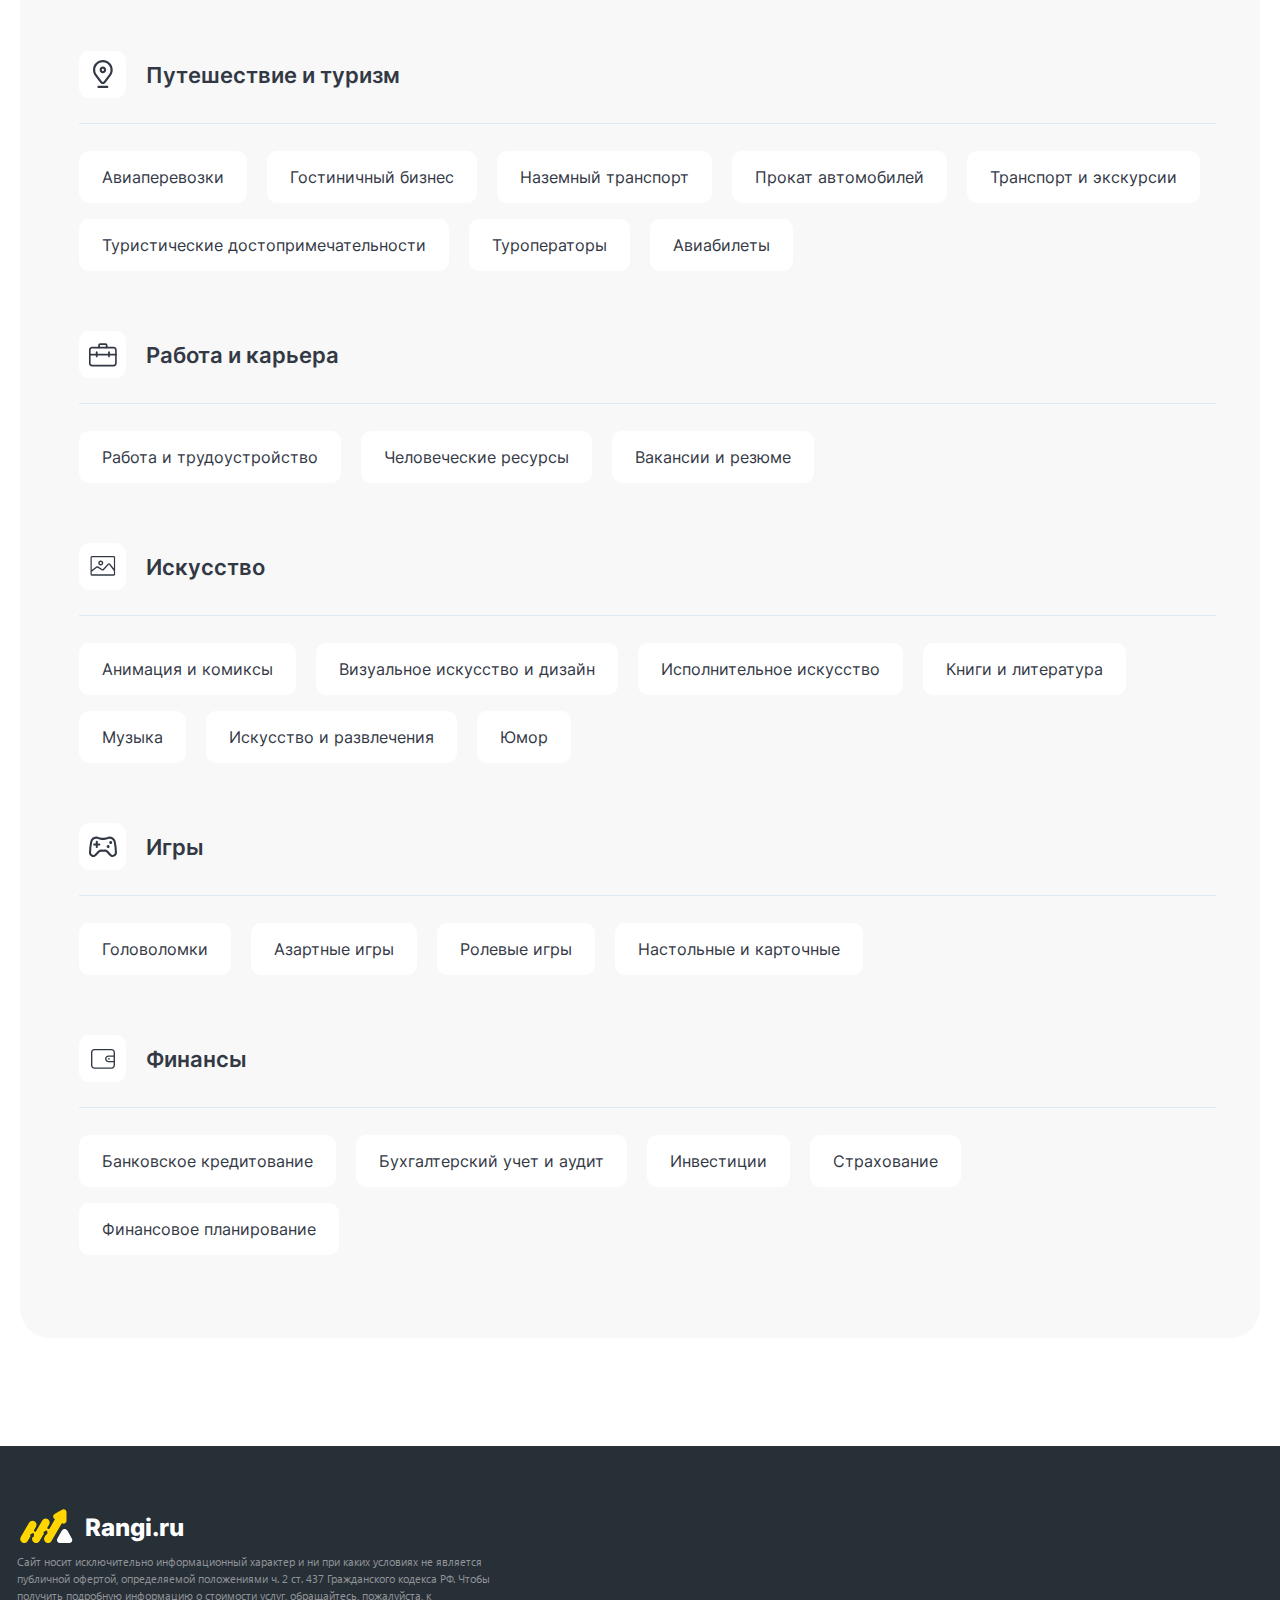
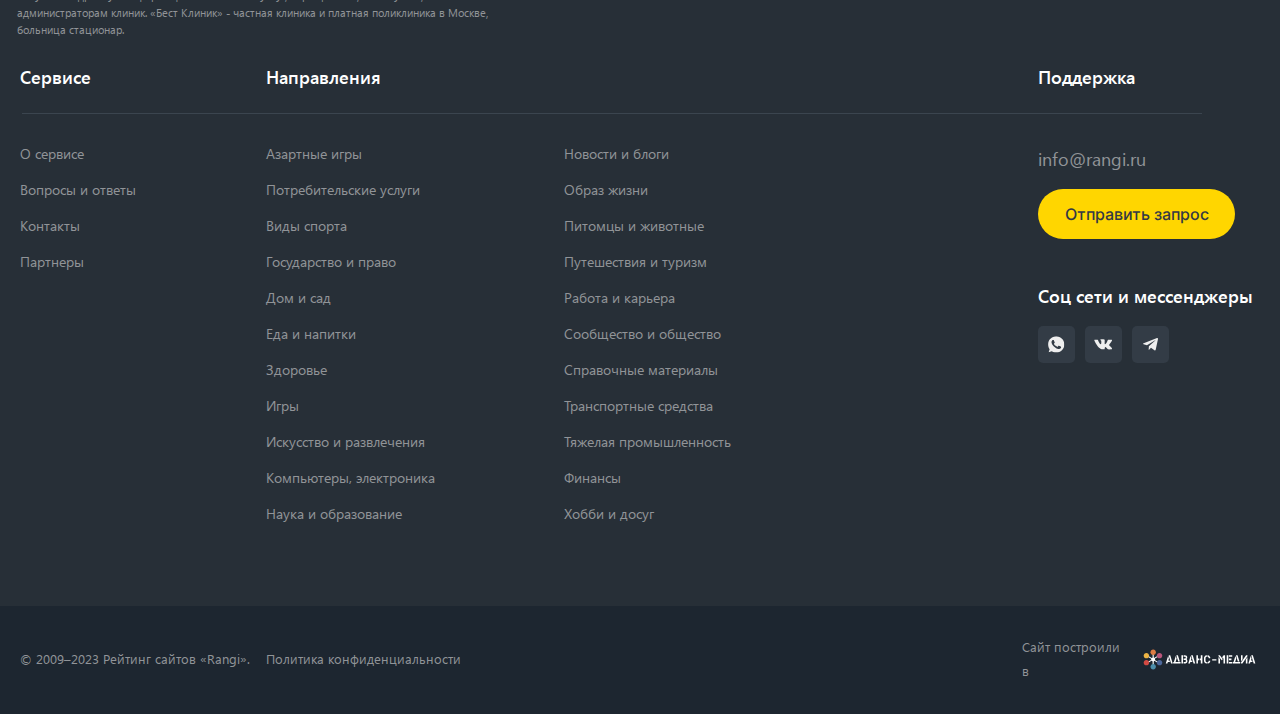
<file: docs/pages/directions.html>
<!doctype html>
<html lang="en">
    <head>
        <meta charset="UTF-8">
        <meta name="viewport"
              content="width=device-width, user-scalable=no, initial-scale=1.0, maximum-scale=1.0, minimum-scale=1.0">
        <meta http-equiv="X-UA-Compatible" content="ie=edge">
        <title>Rangi.ru</title>
        <link rel="stylesheet" type="text/css" href="../styles/main.css">
        <script src="../js/script.js" type="text/javascript"></script>
        <script defer src="../js/jquery-3.7.1.slim.min.js" ></script>
        <script defer src="../js/custom-select.js" ></script>
    </head>
    <body>
    <header class="header">
        <div class="header-mobile__menu mobile">
            <svg width="23" height="17" viewBox="0 0 23 17" fill="none" xmlns="http://www.w3.org/2000/svg">
                <path d="M22.2812 1.75H0.71875C0.528126 1.75 0.345309 1.67427 0.210517 1.53948C0.0757252 1.40469 0 1.22187 0 1.03125C0 0.840626 0.0757252 0.657809 0.210517 0.523017C0.345309 0.388225 0.528126 0.3125 0.71875 0.3125H22.2812C22.4719 0.3125 22.6547 0.388225 22.7895 0.523017C22.9243 0.657809 23 0.840626 23 1.03125C23 1.22187 22.9243 1.40469 22.7895 1.53948C22.6547 1.67427 22.4719 1.75 22.2812 1.75Z"
                      fill="#333845"/>
                <path d="M22.2812 8.9375H0.71875C0.528126 8.9375 0.345309 8.86178 0.210517 8.72698C0.0757252 8.59219 0 8.40937 0 8.21875C0 8.02813 0.0757252 7.84531 0.210517 7.71052C0.345309 7.57572 0.528126 7.5 0.71875 7.5H22.2812C22.4719 7.5 22.6547 7.57572 22.7895 7.71052C22.9243 7.84531 23 8.02813 23 8.21875C23 8.40937 22.9243 8.59219 22.7895 8.72698C22.6547 8.86178 22.4719 8.9375 22.2812 8.9375Z"
                      fill="#333845"/>
                <path d="M22.2812 16.125H0.71875C0.528126 16.125 0.345309 16.0493 0.210517 15.9145C0.0757252 15.7797 0 15.5969 0 15.4062C0 15.2156 0.0757252 15.0328 0.210517 14.898C0.345309 14.7632 0.528126 14.6875 0.71875 14.6875H22.2812C22.4719 14.6875 22.6547 14.7632 22.7895 14.898C22.9243 15.0328 23 15.2156 23 15.4062C23 15.5969 22.9243 15.7797 22.7895 15.9145C22.6547 16.0493 22.4719 16.125 22.2812 16.125Z"
                      fill="#333845"/>
            </svg>
        </div>
        <div class="header__logo logo">
                <span class="logo__image">
                    <svg width="53" height="34.48" viewBox="0 0 53 35" fill="none" xmlns="http://www.w3.org/2000/svg">
        <path d="M42.6779 0.662093L38.8614 2.86562L35.0449 5.06914C33.0605 6.21476 33.0605 9.07938 35.0449 10.2254L35.3392 10.3953L31.3929 17.2308L30.963 17.9757L30.6024 18.6002L29.8883 19.837C29.5519 20.4201 28.8062 20.6197 28.2231 20.2833C27.6399 19.9465 27.4404 19.2013 27.7768 18.6181L29.2814 16.0119C29.2821 16.0104 29.2845 16.0119 29.286 16.0108L29.4482 15.7301C30.5712 13.785 29.9047 11.2977 27.9596 10.1747C26.0145 9.0517 23.5272 9.71826 22.4042 11.6633L16.512 21.869L16.1058 22.5722C15.787 23.1242 15.081 23.3136 14.5291 22.9948C13.9771 22.6759 13.7881 21.97 14.1066 21.418L15.1992 19.5256L16.045 18.0607C17.168 16.1156 16.5015 13.6283 14.5564 12.5053C12.6113 11.3823 10.124 12.0489 9.00099 13.9939L0.545495 28.6394C-0.577512 30.5845 0.0890419 33.0718 2.03413 34.1948C3.97922 35.3178 6.46652 34.6513 7.58953 32.7062L9.40248 29.5664L10.6752 27.3621L10.5154 27.2697C9.95677 26.9473 9.95677 26.1408 10.5154 25.8185L11.5896 25.1983L12.6639 24.5781C13.2225 24.2558 13.9206 24.6588 13.9206 25.3039V26.5443V27.7846C13.9206 28.4254 13.2318 28.8257 12.6752 28.5151L12.3879 29.0128L12.4082 29.0245C11.5729 30.9018 12.2729 33.1451 14.0921 34.1952C16.0372 35.3182 18.5245 34.6517 19.6475 32.7066L22.8583 27.1457L24.2643 24.7106L24.1852 24.665C23.6266 24.3427 23.6266 23.5362 24.1852 23.2138L25.2594 22.5937L26.3337 21.9735C26.8923 21.6511 27.5904 22.0542 27.5904 22.6993V23.9396V25.18C27.5904 25.8091 26.9266 26.2028 26.3758 25.9229L24.8069 28.6402C23.6839 30.5853 24.3504 33.0726 26.2955 34.1956C28.2406 35.3186 30.7279 34.652 31.8509 32.707L42.384 14.4633L42.6783 14.6332C44.6628 15.7788 47.1438 14.3467 47.1438 12.0551V7.64726V3.24021C47.1431 0.948594 44.6624 -0.483522 42.6779 0.662093Z"
              fill="#FFD600"/>
        <path d="M42.4351 22.0055C43.6695 19.867 46.7563 19.867 47.9908 22.0055L50.2782 25.967L52.5655 29.9285C53.8 32.0669 52.2568 34.7401 49.7878 34.7401H45.2135H40.6393C38.1699 34.7401 36.6267 32.0673 37.8616 29.9285L40.1485 25.967L42.4351 22.0055Z"
              fill="#333845"/>
        </svg>
                </span>
            <span class="logo__text">
                    Rangi.ru
                </span>
        </div>
        <div class="header__menu yellow-button dropbtn">
            <a href="#">Все направления</a>
            <span class="dropdown-links">
                    <span class="dropdown-links-wrapper">
                        <a href="" class="dropdown-link">
                            Все направления
                        </a>
                        <a href="" class="dropdown-link">
                            Все направления
                        </a>
                        <a href="" class="dropdown-link">
                            Все направления
                        </a>
                    </span>
                </span>
        </div>
        <nav class="header__nav">
            <ul class="header__nav-items">
                <li class="header__nav-item"><a href="#">О сервисе</a></li>
                <li class="header__nav-item"><a href="#">FAQ</a></li>
                <li class="header__nav-item dropbtn">
                    <a href="#">Поддержка</a>
                    <span class="dropdown-links">
                            <span class="dropdown-links-title">Мы на связи с 09:00 до 21:00 мск</span>
                            <span class="dropdown-links-wrapper">
                                <a href="" class="dropdown-link whatsapp">
                                    <svg width="25" height="25" viewBox="0 0 25 25" fill="none" xmlns="http://www.w3.org/2000/svg">
                                        <g clip-path="url(#clip0_56_114)">
                                        <path d="M12.8368 0.30426H12.8308C6.17078 0.30426 0.754883 5.72166 0.754883 12.3832C0.754883 15.0255 1.60645 17.4745 3.05441 19.463L1.54907 23.9503L6.19191 22.4661C8.10189 23.7314 10.3803 24.4621 12.8368 24.4621C19.4969 24.4621 24.9128 19.0432 24.9128 12.3832C24.9128 5.72317 19.4969 0.30426 12.8368 0.30426ZM19.8653 17.3612C19.5739 18.1841 18.4173 18.8666 17.4948 19.0659C16.8637 19.2002 16.0393 19.3074 13.2641 18.1569C9.71443 16.6863 7.42849 13.0792 7.25033 12.8452C7.07971 12.6112 5.81596 10.9352 5.81596 9.20191C5.81596 7.46858 6.69621 6.62456 7.05103 6.26219C7.34243 5.96475 7.82408 5.82886 8.2861 5.82886C8.43557 5.82886 8.56995 5.83641 8.69074 5.84245C9.04556 5.85755 9.22373 5.87869 9.45775 6.43885C9.74916 7.14094 10.4588 8.87426 10.5433 9.05243C10.6294 9.23059 10.7155 9.47217 10.5947 9.7062C10.4814 9.94778 10.3818 10.055 10.2036 10.2603C10.0255 10.4657 9.85636 10.6227 9.67819 10.8431C9.51513 11.0349 9.33093 11.2402 9.53627 11.595C9.74161 11.9423 10.4512 13.1004 11.4961 14.0305C12.8444 15.2308 13.9375 15.6143 14.3286 15.7774C14.62 15.8982 14.9673 15.8695 15.1801 15.643C15.4504 15.3516 15.7841 14.8684 16.1238 14.3928C16.3654 14.0516 16.6704 14.0093 16.9905 14.1301C17.3166 14.2433 19.0424 15.0964 19.3972 15.2731C19.752 15.4512 19.9861 15.5358 20.0721 15.6853C20.1567 15.8347 20.1567 16.5368 19.8653 17.3612Z" fill="white"/>
                                        </g>
                                        <defs>
                                        <clipPath id="clip0_56_114">
                                        <rect width="24.1579" height="24.1579" fill="white" transform="translate(0.754883 0.30426)"/>
                                        </clipPath>
                                        </defs>
                                        </svg>
                                    WhatsApp
                                </a>
                                <a href="" class="dropdown-link telegram">
                                    <svg width="21" height="21" viewBox="0 0 21 21" fill="none" xmlns="http://www.w3.org/2000/svg">
                                        <g clip-path="url(#clip0_56_109)">
                                        <path d="M8.37648 13.1509L8.04636 17.7941C8.51867 17.7941 8.72322 17.5912 8.96852 17.3476L11.1829 15.2314L15.7712 18.5916C16.6127 19.0605 17.2056 18.8136 17.4326 17.8174L20.4443 3.70484L20.4452 3.70401C20.7121 2.46006 19.9953 1.97362 19.1754 2.27879L1.47236 9.05651C0.264161 9.52549 0.282454 10.199 1.26697 10.5042L5.79294 11.912L16.3059 5.33379C16.8006 5.00617 17.2505 5.18745 16.8804 5.51507L8.37648 13.1509Z" fill="white"/>
                                        </g>
                                        <defs>
                                        <clipPath id="clip0_56_109">
                                        <rect width="19.9565" height="19.9565" fill="white" transform="translate(0.545898 0.527618)"/>
                                        </clipPath>
                                        </defs>
                                    </svg>
                                    Telegram
                                </a>
                            </span>
                            <span class="dropdown-links-phone-mail">
                                <a href="tel:+74951234567" class="dropdown-link whatsapp">
                                    <svg width="15" height="14" viewBox="0 0 15 14" fill="none" xmlns="http://www.w3.org/2000/svg">
                                        <g clip-path="url(#clip0_56_102)">
                                        <path d="M13.4548 8.67887C12.5976 8.67887 11.756 8.55226 10.9585 8.30335C10.5677 8.17746 10.0873 8.29295 9.84879 8.5243L8.27463 9.64661C6.44905 8.72625 5.32453 7.66455 4.36334 5.95334L5.5167 4.50537C5.81635 4.22274 5.92383 3.80989 5.79506 3.42252C5.53037 2.66535 5.39591 1.87088 5.39591 1.06101C5.39595 0.475966 4.89198 0 4.27256 0H1.70152C1.08209 0 0.578125 0.475966 0.578125 1.06098C0.578125 7.76678 6.35451 13.2222 13.4548 13.2222C14.0742 13.2222 14.5782 12.7463 14.5782 12.1612V9.73982C14.5781 9.15484 14.0742 8.67887 13.4548 8.67887Z" fill="#2A3848"/>
                                        </g>
                                        <defs>
                                        <clipPath id="clip0_56_102">
                                        <rect width="14" height="13.2222" fill="white" transform="translate(0.578125)"/>
                                        </clipPath>
                                        </defs>
                                    </svg>
                                    +7 (495) 123-45-67
                                </a>
                                <a href="mailto:hello@trevelme.ru" class="dropdown-link telegram">
                                    <svg width="13" height="11" viewBox="0 0 13 11" fill="none" xmlns="http://www.w3.org/2000/svg">
                                        <g clip-path="url(#clip0_56_97)">
                                        <path d="M7.58099 6.7395C7.28245 6.92194 6.93566 7.01839 6.57812 7.01839C6.22061 7.01839 5.87383 6.92194 5.57528 6.7395L0.658023 3.73441C0.630742 3.71774 0.604164 3.70036 0.578125 3.68249V8.60664C0.578125 9.17121 1.07793 9.61926 1.6828 9.61926H11.4734C12.0893 9.61926 12.5781 9.16111 12.5781 8.60664V3.68246C12.552 3.70038 12.5254 3.71781 12.498 3.7345L7.58099 6.7395Z" fill="#2A3848"/>
                                        <path d="M1.04805 3.19811L5.9653 6.20322C6.15145 6.31698 6.36477 6.37385 6.5781 6.37385C6.79145 6.37385 7.0048 6.31696 7.19095 6.20322L12.1082 3.19811C12.4025 3.0184 12.5781 2.71762 12.5781 2.39299C12.5781 1.8348 12.0827 1.38071 11.4738 1.38071H1.68243C1.07352 1.38073 0.578125 1.83482 0.578125 2.39352C0.578125 2.71762 0.753812 3.0184 1.04805 3.19811Z" fill="#2A3848"/>
                                        </g>
                                        <defs>
                                        <clipPath id="clip0_56_97">
                                        <rect width="12" height="11" fill="white" transform="translate(0.578125)"/>
                                        </clipPath>
                                        </defs>
                                    </svg>
                                    hello@trevelme.ru
                                </a>
                            </span>
                        </span>
                </li>
                <li class="header__nav-item"><a href="#">Сотрудничество</a></li>
                <li class="header__nav-item"><a href="#">Контакты</a></li>
            </ul>
        </nav>
        <div class="header__search">
            <input id="header-search" type="search">
            <span class="header__search-icon">
                    <svg width="21" height="21" viewBox="0 0 21 21" fill="none" xmlns="http://www.w3.org/2000/svg">
                        <path d="M20.8012 19.8575L15.3793 14.5223C16.7992 12.9797 17.6715 10.9396 17.6715 8.69472C17.6708 3.89245 13.7154 0 8.83565 0C3.95594 0 0.000457764 3.89245 0.000457764 8.69472C0.000457764 13.497 3.95594 17.3894 8.83565 17.3894C10.944 17.3894 12.8778 16.6602 14.3967 15.4478L19.8396 20.804C20.1048 21.0653 20.5354 21.0653 20.8006 20.804C21.0664 20.5428 21.0664 20.1188 20.8012 19.8575ZM8.83565 16.0517C4.70689 16.0517 1.35988 12.7579 1.35988 8.69472C1.35988 4.63156 4.70689 1.33773 8.83565 1.33773C12.9645 1.33773 16.3114 4.63156 16.3114 8.69472C16.3114 12.7579 12.9645 16.0517 8.83565 16.0517Z"
                              fill="#2A3848"/>
                    </svg>
                </span>
        </div>
    </header>
    <main>
        <div class="background-wrapper">
            <div class="align-wrapper">
                <div class="breadcrumbs">
            <span class="breadcrumbs__item">
                <a href="#">Главная</a>
            </span>
                    <span class="breadcrumbs__item active">
                <a href="#">Все направления</a>
            </span>
                </div>
                <div class="main-directions__title-block-wrapper">
                    <div class="main-directions__title-block">
                        <h2 class="main-directions__title">Все направления</h2>
                        <p class="main-directions__subtext">Мы собрали для Вас ТОП-рейтинг компаний оказывающих услуги по ремонту
                            климатической техники в Москве.</p>
                    </div>
                </div>
            </div>
        </div>
        <div class="main-directions__selects">
            <div class="main-directions__select-wrapper">
                <label for="main-directions__select-city">Город</label>
                <select required name="main-directions__select-city" id="main-directions__select-city"
                        class="main-directions__select">
                    <option value="" disabled selected hidden>Выбрать из списка</option>
                    <option value="Москва">Москва</option>
                    <option value="Минск">Минск</option>
                    <option value="Уфа">Уфа</option>
                    <option value="Самара">Самара</option>
                </select>
            </div>
            <div class="main-directions__select-wrapper">
                <label for="main-directions__select-organization">Выберите тип организации</label>
                <select required name="main-directions__select-organization" id="main-directions__select-organization"
                        class="main-directions__select">
                    <option value="" disabled selected hidden>Выбрать из списка</option>
                    <option value="Торговля">Торговля</option>
                    <option value="Услуги">Услуги</option>
                    <option value="Здоровье">Здоровье</option>
                    <option value="Путешествие и туризм">Путешествие и туризм</option>
                </select>
            </div>
            <div class="main-directions__select-wrapper">
                <label for="main-directions__select-category">Выберите категорию</label>
                <select required name="main-directions__select-category" id="main-directions__select-category"
                        class="main-directions__select">
                    <option value="" disabled selected hidden>Выбрать из списка</option>
                    <option value="Бытовая техника">Бытовая техника</option>
                    <option value="Грузоперевозки и логистика">Грузоперевозки и логистика</option>
                    <option value="Фармацевтика">Фармацевтика</option>
                    <option value="Авиаперевозки">Авиаперевозки</option>
                </select>
            </div>
        </div>
        <div class="main-directions__categories-wrapper">
            <div class="main-directions__categories">
                <div class="main-directions__categories-items">
                    <div class="main-directions__categories-item">
                        <div class="main-categories-block__item-title">
                                <span class="main-categories-block__item-title-icon">
                                    <svg width="29" height="29" viewBox="0 0 29 29" fill="none"
                                         xmlns="http://www.w3.org/2000/svg">
            <path d="M21.0832 27.1002H7.43323C4.54573 27.1002 2.18323 24.7377 2.18323 21.8502V21.6752L2.70823 7.67522C2.79573 4.78772 5.15823 2.60022 7.95823 2.60022H20.5582C23.3582 2.60022 25.7207 4.78772 25.8082 7.67522L26.3332 21.6752C26.4207 23.0752 25.8957 24.3877 24.9332 25.4377C23.9707 26.4877 22.6582 27.1002 21.2582 27.1002C21.2582 27.1002 21.1707 27.1002 21.0832 27.1002ZM7.95823 4.35022C6.03323 4.35022 4.54573 5.83772 4.45823 7.67522L3.93323 21.8502C3.93323 23.7752 5.50823 25.3502 7.43323 25.3502H21.2582C22.2207 25.3502 23.0957 24.9127 23.7082 24.2127C24.3207 23.5127 24.6707 22.6377 24.6707 21.6752L24.1457 7.67522C24.0582 5.75022 22.5707 4.35022 20.6457 4.35022H7.95823Z"
                  fill="#333845"/>
            <path d="M14.2582 13.1002C10.8457 13.1002 8.13318 10.3877 8.13318 6.97522C8.13318 6.45022 8.48318 6.10022 9.00818 6.10022C9.53318 6.10022 9.88318 6.45022 9.88318 6.97522C9.88318 9.42522 11.8082 11.3502 14.2582 11.3502C16.7082 11.3502 18.6332 9.42522 18.6332 6.97522C18.6332 6.45022 18.9832 6.10022 19.5082 6.10022C20.0332 6.10022 20.3832 6.45022 20.3832 6.97522C20.3832 10.3877 17.6707 13.1002 14.2582 13.1002Z"
                  fill="#333845"/>
            </svg>
                                </span>
                            <span class="main-categories-block__item-title-text">Торговля</span>
                        </div>
                        <ul class="main-categories-block__item-list">
                            <li class="main-categories-block__item-list-elem">
                                <a href="#">Бытовая техника</a></li>
                            <li class="main-categories-block__item-list-elem">
                                <a href="#">Двери</a></li>
                            <li class="main-categories-block__item-list-elem">
                                <a href="#">Зоотовары</a></li>
                            <li class="main-categories-block__item-list-elem">
                                <a href="#">Канцтовары</a></li>
                            <li class="main-categories-block__item-list-elem">
                                <a href="#">Книги</a></li>
                            <li class="main-categories-block__item-list-elem">
                                <a href="#">Косметика</a></li>
                            <li class="main-categories-block__item-list-elem">
                                <a href="#">Матрасы</a></li>
                            <li class="main-categories-block__item-list-elem">
                                <a href="#">Мебель</a></li>
                            <li class="main-categories-block__item-list-elem">
                                <a href="#">Одежда</a></li>
                            <li class="main-categories-block__item-list-elem">
                                <a href="#">Окна</a></li>
                            <li class="main-categories-block__item-list-elem">
                                <a href="#">Цветы</a></li>
                            <li class="main-categories-block__item-list-elem">
                                <a href="#">Продукты питания</a></li>
                            <li class="main-categories-block__item-list-elem">
                                <a href="#">Сантехника</a></li>
                            <li class="main-categories-block__item-list-elem">
                                <a href="#">Системы безопасности</a></li>
                            <li class="main-categories-block__item-list-elem">
                                <a href="#">Спортивные товары</a></li>
                            <li class="main-categories-block__item-list-elem">
                                <a href="#">Стройматериалы</a></li>
                            <li class="main-categories-block__item-list-elem">
                                <a href="#">Товары для детей</a></li>
                        </ul>
                    </div>
                    <div class="main-directions__categories-item">
                        <div class="main-categories-block__item-title">
                                <span class="main-categories-block__item-title-icon">
                                    <svg width="29" height="29" viewBox="0 0 29 29" fill="none"
                                         xmlns="http://www.w3.org/2000/svg">
            <path d="M21.4236 12.0737H15.2986C14.8203 12.0737 14.4236 11.677 14.4236 11.1987C14.4236 10.7203 14.8203 10.3237 15.2986 10.3237H21.4236C21.9019 10.3237 22.2986 10.7203 22.2986 11.1987C22.2986 11.677 21.9136 12.0737 21.4236 12.0737Z"
                  fill="#333845"/>
            <path d="M9.17299 12.9603C8.95132 12.9603 8.72965 12.8786 8.55465 12.7036L7.67965 11.8286C7.34132 11.4903 7.34132 10.9303 7.67965 10.5919C8.01799 10.2536 8.57799 10.2536 8.91632 10.5919L9.17299 10.8486L11.1797 8.84195C11.518 8.50361 12.078 8.50361 12.4163 8.84195C12.7547 9.18028 12.7547 9.74028 12.4163 10.0786L9.79132 12.7036C9.62799 12.867 9.40632 12.9603 9.17299 12.9603Z"
                  fill="#333845"/>
            <path d="M21.4236 20.2403H15.2986C14.8203 20.2403 14.4236 19.8436 14.4236 19.3653C14.4236 18.887 14.8203 18.4903 15.2986 18.4903H21.4236C21.9019 18.4903 22.2986 18.887 22.2986 19.3653C22.2986 19.8436 21.9136 20.2403 21.4236 20.2403Z"
                  fill="#333845"/>
            <path d="M9.17299 21.127C8.95132 21.127 8.72965 21.0453 8.55465 20.8703L7.67965 19.9953C7.34132 19.657 7.34132 19.097 7.67965 18.7586C8.01799 18.4203 8.57799 18.4203 8.91632 18.7586L9.17299 19.0153L11.1797 17.0086C11.518 16.6703 12.078 16.6703 12.4163 17.0086C12.7547 17.347 12.7547 17.907 12.4163 18.2453L9.79132 20.8703C9.62799 21.0336 9.40632 21.127 9.17299 21.127Z"
                  fill="#333845"/>
            <path d="M18.3668 27.3919H11.3668C5.0318 27.3919 2.32513 24.6852 2.32513 18.3502V11.3502C2.32513 5.0152 5.0318 2.30853 11.3668 2.30853H18.3668C24.7018 2.30853 27.4085 5.0152 27.4085 11.3502V18.3502C27.4085 24.6852 24.7018 27.3919 18.3668 27.3919ZM11.3668 4.05853C5.98847 4.05853 4.07513 5.97187 4.07513 11.3502V18.3502C4.07513 23.7285 5.98847 25.6419 11.3668 25.6419H18.3668C23.7451 25.6419 25.6585 23.7285 25.6585 18.3502V11.3502C25.6585 5.97187 23.7451 4.05853 18.3668 4.05853H11.3668Z"
                  fill="#333845"/>
            </svg>
                                </span>
                            <span class="main-categories-block__item-title-text">Услуги</span>
                        </div>
                        <ul class="main-categories-block__item-list">
                            <li class="main-categories-block__item-list-elem">
                                <a href="#">Грузоперевозки и логистика</a>
                            </li>
                            <li class="main-categories-block__item-list-elem">
                                <a href="#">Digital маркетинг</a></li>
                            <li class="main-categories-block__item-list-elem">
                                <a href="#">Маркетинг и реклама</a></li>
                            <li class="main-categories-block__item-list-elem">
                                <a href="#">Недвижимость</a></li>
                            <li class="main-categories-block__item-list-elem">
                                <a href="#">Печать и самопроизводство</a></li>
                            <li class="main-categories-block__item-list-elem">
                                <a class="active" href="#">Ремонт бытовой техники</a>
                            </li>
                            <li class="main-categories-block__item-list-elem">
                                <a href="#">Ремонт автомобилей</a></li>
                            <li class="main-categories-block__item-list-elem">
                                <a href="#">Юристпруденция</a></li>
                        </ul>
                    </div>
                    <div class="main-directions__categories-item">
                        <div class="main-categories-block__item-title">
                                <span class="main-categories-block__item-title-icon">
                                    <svg width="29" height="29" viewBox="0 0 29 29" fill="none"
                                         xmlns="http://www.w3.org/2000/svg">
            <g clip-path="url(#clip0_49_3555)">
            <path d="M17.5281 1.94025H14.258V3.98403H16.5062V7.83315C16.5062 11.2139 13.7556 13.9646 10.3748 13.9646C6.99399 13.9646 4.24343 11.214 4.24343 7.83321V3.98403H6.42349V1.94025H3.22154C2.65711 1.94025 2.19965 2.39771 2.19965 2.96214V7.83321C2.19965 12.3412 5.86688 16.0084 10.3748 16.0084C14.8828 16.0084 18.55 12.3412 18.55 7.83321V2.96214C18.55 2.39771 18.0925 1.94025 17.5281 1.94025Z"
                  fill="#333845"/>
            <path d="M21.5135 16.8599V21.6969C21.5135 24.5143 19.2214 26.8064 16.404 26.8064C13.5866 26.8064 11.2945 24.5143 11.2945 21.6969V15.0205H9.25067V21.6969C9.25067 25.6411 12.4594 28.8502 16.404 28.8502C20.3481 28.8502 23.5573 25.6411 23.5573 21.6969V16.8599H21.5135Z"
                  fill="#333845"/>
            <path d="M22.5358 10.2516C20.4504 10.2516 18.7544 11.9477 18.7544 14.0327C18.7544 16.1174 20.4504 17.8137 22.5354 17.8137C24.6204 17.8137 26.3165 16.1174 26.3168 14.0327C26.3167 11.9477 24.6204 10.2516 22.5358 10.2516ZM22.5354 15.7699C21.5773 15.7699 20.7978 14.9906 20.7978 14.0327C20.7978 13.0749 21.5772 12.2955 22.5354 12.2955C23.4933 12.2955 24.2726 13.0749 24.2726 14.0327C24.2726 14.9906 23.4933 15.7699 22.5354 15.7699Z"
                  fill="#333845"/>
            <path d="M6.38938 0.85022C5.82495 0.85022 5.36749 1.30768 5.36749 1.87211V4.05217C5.36749 4.6166 5.82495 5.07406 6.38938 5.07406C6.95381 5.07406 7.41127 4.6166 7.41127 4.05217V1.87211C7.41127 1.30768 6.95381 0.85022 6.38938 0.85022Z"
                  fill="#333845"/>
            <path d="M14.2921 0.85022C13.7277 0.85022 13.2702 1.30768 13.2702 1.87211V4.05217C13.2702 4.6166 13.7277 5.07406 14.2921 5.07406C14.8565 5.07406 15.314 4.6166 15.314 4.05217V1.87211C15.314 1.30768 14.8565 0.85022 14.2921 0.85022Z"
                  fill="#333845"/>
            </g>
            <defs>
            <clipPath id="clip0_49_3555">
            <rect width="28" height="28" fill="white" transform="translate(0.258179 0.85022)"/>
            </clipPath>
            </defs>
            </svg>
                                </span>
                            <span class="main-categories-block__item-title-text">Здоровье</span>
                        </div>
                        <ul class="main-categories-block__item-list">
                            <li class="main-categories-block__item-list-elem">
                                <a href="#">Фармацевтика</a></li>
                            <li class="main-categories-block__item-list-elem">
                                <a href="#">Диетическое питание и фитнес</a>
                            </li>
                            <li class="main-categories-block__item-list-elem">
                                <a href="#">Женское здоровье</a></li>
                            <li class="main-categories-block__item-list-elem">
                                <a href="#">Мужское здоровье</a></li>
                            <li class="main-categories-block__item-list-elem">
                                <a href="#">Здоровье детей</a></li>
                            <li class="main-categories-block__item-list-elem">
                                <a href="#">Стоматологические услуги</a></li>
                        </ul>
                    </div>
                    <div class="main-directions__categories-item">
                        <div class="main-categories-block__item-title">
                                <span class="main-categories-block__item-title-icon">
                                    <svg width="29" height="29" viewBox="0 0 29 29" fill="none"
                                         xmlns="http://www.w3.org/2000/svg">
            <g clip-path="url(#clip0_49_3468)">
            <path d="M14.8668 13.1577C16.6761 13.1577 18.1481 11.6857 18.1481 9.87646C18.1481 8.06718 16.6761 6.59521 14.8668 6.59521C13.0575 6.59521 11.5856 8.06718 11.5856 9.87646C11.5856 11.6857 13.0575 13.1577 14.8668 13.1577ZM14.8668 8.78271C15.4699 8.78271 15.9606 9.27337 15.9606 9.87646C15.9606 10.4796 15.4699 10.9702 14.8668 10.9702C14.2637 10.9702 13.7731 10.4796 13.7731 9.87646C13.7731 9.27337 14.2637 8.78271 14.8668 8.78271Z"
                  fill="#333845"/>
            <path d="M24.7106 9.87646C24.7106 4.44862 20.2947 0.0327148 14.8668 0.0327148C9.43898 0.0327148 5.02307 4.44862 5.02307 9.87646C5.02307 12.0238 5.7024 14.0645 6.98767 15.778L12.2408 22.7817C12.8579 23.6042 13.8396 24.0952 14.8668 24.0952C15.8941 24.0952 16.8758 23.6042 17.4929 22.7816L22.746 15.778C24.0312 14.0645 24.7106 12.0238 24.7106 9.87646ZM20.996 14.4654L15.743 21.4689C15.5337 21.7478 15.2144 21.9077 14.8668 21.9077C14.5192 21.9077 14.1999 21.7478 13.9907 21.469L8.73761 14.4654C7.73863 13.1335 7.21057 11.5467 7.21057 9.87646C7.21057 5.65481 10.6452 2.22021 14.8668 2.22021C19.0885 2.22021 22.5231 5.65481 22.5231 9.87646C22.5231 11.5467 21.995 13.1335 20.996 14.4654Z"
                  fill="#333845"/>
            <path d="M20.3356 26.939C20.3356 26.3349 19.8459 25.8452 19.2418 25.8452H10.4918C9.88774 25.8452 9.39807 26.3349 9.39807 26.939C9.39807 27.543 9.88774 28.0327 10.4918 28.0327H19.2418C19.8459 28.0327 20.3356 27.543 20.3356 26.939Z"
                  fill="#333845"/>
            </g>
            <defs>
            <clipPath id="clip0_49_3468">
            <rect width="28" height="28" fill="white" transform="translate(0.866821 0.0327148)"/>
            </clipPath>
            </defs>
            </svg>
                                </span>
                            <span class="main-categories-block__item-title-text">Путешествие и туризм</span>
                        </div>
                        <ul class="main-categories-block__item-list">
                            <li class="main-categories-block__item-list-elem">
                                <a href="#">Авиаперевозки</a></li>
                            <li class="main-categories-block__item-list-elem">
                                <a href="#">Гостиничный бизнес</a></li>
                            <li class="main-categories-block__item-list-elem">
                                <a href="#">Наземный транспорт</a></li>
                            <li class="main-categories-block__item-list-elem">
                                <a href="#">Прокат автомобилей</a></li>
                            <li class="main-categories-block__item-list-elem">
                                <a href="#">Транспорт и экскурсии</a></li>
                            <li class="main-categories-block__item-list-elem">
                                <a href="#">Туристические достопримечательности</a></li>
                            <li class="main-categories-block__item-list-elem">
                                <a href="#">Туроператоры</a></li>
                            <li class="main-categories-block__item-list-elem">
                                <a href="#">Авиабилеты</a></li>
                        </ul>
                    </div>
                    <div class="main-directions__categories-item">
                        <div class="main-categories-block__item-title">
                                <span class="main-categories-block__item-title-icon">
                                    <svg width="29" height="29" viewBox="0 0 29 29" fill="none" xmlns="http://www.w3.org/2000/svg">
                                    <g clip-path="url(#clip0_57_4928)">
                                    <path d="M25.6503 26.5169H4.06698C2.29714 26.5169 0.858643 25.0784 0.858643 23.3086V9.89193C0.858643 8.12209 2.29714 6.68359 4.06698 6.68359H25.6503C27.4201 6.68359 28.8586 8.12209 28.8586 9.89193V23.3086C28.8586 25.0784 27.4201 26.5169 25.6503 26.5169ZM4.06698 8.43359C3.26314 8.43359 2.60864 9.08809 2.60864 9.89193V23.3086C2.60864 24.1124 3.26314 24.7669 4.06698 24.7669H25.6503C26.4541 24.7669 27.1086 24.1124 27.1086 23.3086V9.89193C27.1086 9.08809 26.4541 8.43359 25.6503 8.43359H4.06698Z" fill="#333845"/>
                                    <path d="M18.6504 8.43359C18.1674 8.43359 17.7754 8.04159 17.7754 7.55859V5.22526C17.7754 5.06426 17.6447 4.93359 17.4837 4.93359H12.2337C12.0727 4.93359 11.942 5.06426 11.942 5.22526V7.55859C11.942 8.04159 11.55 8.43359 11.067 8.43359C10.584 8.43359 10.192 8.04159 10.192 7.55859V5.22526C10.192 4.09943 11.1079 3.18359 12.2337 3.18359H17.4837C18.6095 3.18359 19.5254 4.09943 19.5254 5.22526V7.55859C19.5254 8.04159 19.1334 8.43359 18.6504 8.43359Z" fill="#333845"/>
                                    <path d="M27.9836 15.4336H1.73364C1.25064 15.4336 0.858643 15.0416 0.858643 14.5586C0.858643 14.0756 1.25064 13.6836 1.73364 13.6836H27.9836C28.4666 13.6836 28.8586 14.0756 28.8586 14.5586C28.8586 15.0416 28.4666 15.4336 27.9836 15.4336Z" fill="#333845"/>
                                    <path d="M8.73364 17.3784C8.25064 17.3784 7.85864 16.9864 7.85864 16.5034V12.2252C7.85864 11.7422 8.25064 11.3502 8.73364 11.3502C9.21664 11.3502 9.60864 11.7422 9.60864 12.2252V16.5034C9.60864 16.9864 9.21664 17.3784 8.73364 17.3784Z" fill="#333845"/>
                                    <path d="M20.9836 17.3784C20.5006 17.3784 20.1086 16.9864 20.1086 16.5034V12.2252C20.1086 11.7422 20.5006 11.3502 20.9836 11.3502C21.4666 11.3502 21.8586 11.7422 21.8586 12.2252V16.5034C21.8586 16.9864 21.4666 17.3784 20.9836 17.3784Z" fill="#333845"/>
                                    </g>
                                    <defs>
                                    <clipPath id="clip0_57_4928">
                                    <rect width="28" height="28" fill="white" transform="translate(0.858643 0.85022)"/>
                                    </clipPath>
                                    </defs>
                                    </svg>
                                </span>
                            <span class="main-categories-block__item-title-text">Работа и карьера</span>
                        </div>
                        <ul class="main-categories-block__item-list">
                            <li class="main-categories-block__item-list-elem">
                                <a href="#">Работа и трудоустройство</a></li>
                            <li class="main-categories-block__item-list-elem">
                                <a href="#">Человеческие ресурсы</a></li>
                            <li class="main-categories-block__item-list-elem">
                                <a href="#">Вакансии и резюме</a></li>
                        </ul>
                    </div>
                    <div class="main-directions__categories-item">
                        <div class="main-categories-block__item-title">
                                <span class="main-categories-block__item-title-icon">
                                    <svg width="26" height="26" viewBox="0 0 26 26" fill="none"
                                         xmlns="http://www.w3.org/2000/svg">
            <g clip-path="url(#clip0_49_3529)">
            <path d="M23.6645 2.95874H1.96319C1.05379 2.95874 0.313843 3.69868 0.313843 4.60808V21.0924C0.313843 22.0019 1.05379 22.7417 1.96319 22.7417H23.6645C24.5739 22.7417 25.3138 22.0019 25.3138 21.0924V4.60808C25.3138 3.69868 24.574 2.95874 23.6645 2.95874ZM1.96319 4.37246H23.6645C23.7922 4.37246 23.9001 4.48038 23.9001 4.60808V15.5856L20.12 10.7342C19.8395 10.3743 19.429 10.1586 18.9936 10.1425C18.5582 10.1262 18.1329 10.3113 17.8266 10.6498L12.922 16.0702C12.8039 16.2006 12.5419 16.2366 12.3929 16.1429L8.36019 13.6033C7.66916 13.168 6.65778 13.2129 6.00794 13.7075L1.72757 16.9651V4.60808C1.72757 4.48038 1.83548 4.37246 1.96319 4.37246ZM23.6645 21.328H1.96319C1.83548 21.328 1.72757 21.2201 1.72757 21.0924V18.7416L6.86419 14.8324C7.0426 14.6967 7.41743 14.6801 7.60696 14.7995L11.6397 17.3391C12.3686 17.7982 13.3923 17.6574 13.9703 17.0187L18.8749 11.5983C18.9043 11.5658 18.9253 11.5559 18.9416 11.5552C18.954 11.5557 18.9779 11.5685 19.0049 11.6031L23.9001 17.8855V21.0923C23.9001 21.2201 23.7922 21.328 23.6645 21.328Z"
                  fill="#333845"/>
            <path d="M10.7606 12.5294C12.1412 12.5294 13.2644 11.4062 13.2644 10.0256C13.2644 8.64494 12.1412 7.52179 10.7606 7.52179C9.37996 7.52179 8.25681 8.64504 8.25681 10.0256C8.25681 11.4061 9.37996 12.5294 10.7606 12.5294ZM10.7606 8.93542C11.3617 8.93542 11.8507 9.42438 11.8507 10.0255C11.8507 10.6266 11.3617 11.1156 10.7606 11.1156C10.1595 11.1156 9.67053 10.6266 9.67053 10.0255C9.67053 9.42447 10.1595 8.93542 10.7606 8.93542Z"
                  fill="#333845"/>
            </g>
            <defs>
            <clipPath id="clip0_49_3529">
            <rect width="25" height="25" fill="white" transform="translate(0.313843 0.35022)"/>
            </clipPath>
            </defs>
            </svg>
                                </span>
                            <span class="main-categories-block__item-title-text">Искусство</span>
                        </div>
                        <ul class="main-categories-block__item-list">
                            <li class="main-categories-block__item-list-elem">
                                <a href="#">Анимация и комиксы</a></li>
                            <li class="main-categories-block__item-list-elem">
                                <a href="#">Визуальное искусство и дизайн</a>
                            </li>
                            <li class="main-categories-block__item-list-elem">
                                <a href="#">Исполнительное искусство</a></li>
                            <li class="main-categories-block__item-list-elem">
                                <a href="#">Книги и литература</a></li>
                            <li class="main-categories-block__item-list-elem">
                                <a href="#">Музыка</a></li>
                            <li class="main-categories-block__item-list-elem">
                                <a href="#">Искусство и развлечения</a></li>
                            <li class="main-categories-block__item-list-elem">
                                <a href="#">Юмор</a></li>
                        </ul>
                    </div>
                    <div class="main-directions__categories-item">
                        <div class="main-categories-block__item-title">
                                <span class="main-categories-block__item-title-icon">
                                    <svg width="29" height="29" viewBox="0 0 29 29" fill="none" xmlns="http://www.w3.org/2000/svg">
                                    <g clip-path="url(#clip0_57_4950)">
                                    <path d="M20.1341 12.9902C20.121 12.9902 20.1079 12.9902 20.0947 12.9902C19.2476 13.0121 18.5783 13.7176 18.6001 14.5674C18.6226 15.4003 19.3045 16.0615 20.1325 16.0615C20.1467 16.0615 20.1609 16.0615 20.1751 16.0609C21.0228 16.0391 21.6916 15.3336 21.6703 14.4859C21.649 13.6514 20.9648 12.9902 20.1347 12.9902H20.1341Z" fill="#333845"/>
                                    <path d="M22.6896 8.90015C22.676 8.90015 22.6623 8.90015 22.6486 8.90015C21.801 8.92312 21.1321 9.62749 21.1535 10.4768C21.1759 11.3097 21.8589 11.9708 22.6863 11.9708C22.7006 11.9708 22.7153 11.9708 22.7301 11.9703C23.5772 11.949 24.2471 11.243 24.2252 10.3958C24.2028 9.56132 23.5203 8.90015 22.6896 8.90015Z" fill="#333845"/>
                                    <path d="M28.982 20.7493C28.9163 17.0962 28.4848 13.4021 27.7772 9.67346C27.2008 7.08292 25.127 4.77565 21.8135 4.60667C21.7282 4.60338 21.6451 4.6012 21.5641 4.6012C19.3526 4.6012 18.8084 5.87323 16.2004 5.87323C16.1747 5.87323 16.149 5.87323 16.1227 5.87323C15.7448 5.87104 15.367 5.86995 14.9891 5.86995C14.6112 5.86995 14.2273 5.87104 13.8461 5.87323C13.8198 5.87323 13.7941 5.87323 13.7684 5.87323C11.1604 5.87323 10.6141 4.60174 8.40469 4.60174C8.32375 4.60174 8.24063 4.60338 8.15531 4.60721C4.84125 4.7762 2.70297 7.07745 2.18945 9.67401C1.4807 13.4026 1.04922 17.0956 0.983595 20.7488C0.967736 23.2923 3.47899 24.9843 5.13602 25.1003C5.20328 25.1052 5.27 25.1079 5.33672 25.1079C8.44352 25.1079 10.9203 19.6977 12.8174 19.6971C13.5409 19.7015 14.265 19.7037 14.9885 19.7037C15.712 19.7037 16.4295 19.7015 17.1498 19.6971C19.0469 19.6971 21.5226 25.1085 24.631 25.1085C24.6977 25.1085 24.7645 25.1057 24.8317 25.1008C26.4882 24.9849 29.0645 23.2814 28.982 20.7493ZM24.6863 23.0282C24.6824 23.0282 24.6791 23.0281 24.6753 23.0287C24.6605 23.0298 24.6458 23.0303 24.631 23.0303C24.3516 23.0303 23.9327 22.8209 23.4525 22.4403C22.8127 21.9333 22.1575 21.2103 21.5242 20.5114C20.1762 19.0239 18.903 17.6196 17.1498 17.619C17.1454 17.619 17.1416 17.619 17.1372 17.619C16.4241 17.6234 15.7011 17.625 14.988 17.625C14.2748 17.625 13.5453 17.6228 12.8295 17.6185C12.8251 17.6185 12.8213 17.6185 12.8169 17.6185C11.0641 17.6185 9.79047 19.0234 8.44242 20.5109C7.80914 21.2098 7.15399 21.9322 6.51414 22.4392C6.03399 22.8198 5.61563 23.0292 5.33617 23.0292C5.32141 23.0292 5.30664 23.0287 5.29242 23.0276C5.2886 23.0276 5.28477 23.0271 5.28094 23.0265C4.60063 22.9789 3.06117 22.0777 3.06172 20.7707C3.12297 17.3833 3.50469 13.8822 4.2282 10.0689C4.40594 9.17963 4.86367 8.3626 5.51883 7.76706C6.23742 7.11354 7.18188 6.73893 8.24992 6.6826C8.30242 6.68042 8.35383 6.67932 8.40359 6.67932C9.03305 6.67932 9.40492 6.83956 10.0213 7.10534C10.8481 7.4619 11.9802 7.95081 13.7673 7.95081H13.8609C14.2349 7.94862 14.6139 7.94752 14.988 7.94752C15.362 7.94752 15.735 7.94862 16.1058 7.95081H16.1993C17.9865 7.95081 19.1185 7.4619 19.9448 7.10534C20.5606 6.83956 20.9325 6.67877 21.563 6.67877C21.6128 6.67877 21.6648 6.67987 21.7173 6.68206C24.1377 6.81002 25.3808 8.52229 25.7412 10.0951C26.4625 13.9041 26.8426 17.4014 26.9033 20.7854C26.9033 20.7958 26.9033 20.8056 26.9038 20.816C26.9448 22.0711 25.3638 22.9795 24.6852 23.0271L24.6863 23.0282Z" fill="#333845"/>
                                    <path d="M11.3747 11.4421H9.82487V9.89221C9.82487 9.31854 9.35948 8.85315 8.78581 8.85315C8.21213 8.85315 7.74674 9.31854 7.74674 9.89221V11.4421H6.1969C5.62323 11.4421 5.15784 11.9074 5.15784 12.4811C5.15784 13.0548 5.62323 13.5202 6.1969 13.5202H7.74674V15.07C7.74674 15.6437 8.21213 16.1091 8.78581 16.1091C9.35948 16.1091 9.82487 15.6437 9.82487 15.07V13.5202H11.3747C11.9484 13.5202 12.4138 13.0548 12.4138 12.4811C12.4138 11.9074 11.9484 11.4421 11.3747 11.4421Z" fill="#333845"/>
                                    </g>
                                    <defs>
                                    <clipPath id="clip0_57_4950">
                                    <rect width="28" height="28" fill="white" transform="translate(0.983643 0.85022)"/>
                                    </clipPath>
                                    </defs>
                                    </svg>
                                </span>
                            <span class="main-categories-block__item-title-text">Игры</span>
                        </div>
                        <ul class="main-categories-block__item-list">
                            <li class="main-categories-block__item-list-elem">
                                <a href="#">Головоломки</a></li>
                            <li class="main-categories-block__item-list-elem">
                                <a href="#">Азартные игры</a>
                            </li>
                            <li class="main-categories-block__item-list-elem">
                                <a href="#">Ролевые игры</a></li>
                            <li class="main-categories-block__item-list-elem">
                                <a href="#">Настольные и карточные</a></li>
                        </ul>
                    </div>
                    <div class="main-directions__categories-item">
                        <div class="main-categories-block__item-title">
                                <span class="main-categories-block__item-title-icon">
                                    <svg width="25" height="25" viewBox="0 0 25 25" fill="none" xmlns="http://www.w3.org/2000/svg">
                                    <g clip-path="url(#clip0_57_4939)">
                                    <path d="M21.5221 2.92712H4.44517C2.53647 2.92712 0.983643 4.47995 0.983643 6.38866V19.3117C0.983643 21.2204 2.53647 22.7732 4.44517 22.7732H21.5221C23.4308 22.7732 24.9836 21.2204 24.9836 19.3117V6.38866C24.9836 4.47995 23.4308 2.92712 21.5221 2.92712ZM23.599 14.9271H18.5221C17.3769 14.9271 16.4452 13.9954 16.4452 12.8502C16.4452 11.7049 17.3769 10.7732 18.5221 10.7732H23.599V14.9271ZM23.599 9.38866H18.5221C16.6134 9.38866 15.0606 10.9415 15.0606 12.8502C15.0606 14.7589 16.6134 16.3117 18.5221 16.3117H23.599V19.3117C23.599 20.4569 22.6674 21.3887 21.5221 21.3887H4.44517C3.29997 21.3887 2.36824 20.457 2.36824 19.3117V6.38866C2.36824 5.24345 3.29992 4.31172 4.44517 4.31172H21.5221C22.6673 4.31172 23.599 5.24341 23.599 6.38866V9.38866Z" fill="#333845"/>
                                    <path d="M19.4452 12.158H18.5221C18.1398 12.158 17.8298 12.4679 17.8298 12.8503C17.8298 13.2326 18.1398 13.5426 18.5221 13.5426H19.4452C19.8276 13.5426 20.1375 13.2326 20.1375 12.8503C20.1375 12.4679 19.8276 12.158 19.4452 12.158Z" fill="#333845"/>
                                    </g>
                                    <defs>
                                    <clipPath id="clip0_57_4939">
                                    <rect width="24" height="24" fill="white" transform="translate(0.983643 0.85022)"/>
                                    </clipPath>
                                    </defs>
                                    </svg>
                                </span>
                            <span class="main-categories-block__item-title-text">Финансы</span>
                        </div>
                        <ul class="main-categories-block__item-list">
                            <li class="main-categories-block__item-list-elem">
                                <a href="#">Банковское кредитование</a></li>
                            <li class="main-categories-block__item-list-elem">
                                <a href="#">Бухгалтерский учет и аудит</a></li>
                            <li class="main-categories-block__item-list-elem">
                                <a href="#">Инвестиции</a></li>
                            <li class="main-categories-block__item-list-elem">
                                <a href="#">Страхование</a></li>
                            <li class="main-categories-block__item-list-elem">
                                <a href="#">Финансовое планирование</a></li>
                        </ul>
                    </div>
                </div>
            </div>
        </div>
    </main>
    <footer class="footer__wrapper">
        <div class="footer">
            <div class="footer__logo-and-privacy">
                <div class="footer__logo logo">
                        <span class="logo__image">
                            <svg width="53" height="34.48" viewBox="0 0 54 35" fill="none" xmlns="http://www.w3.org/2000/svg">
                            <path d="M42.924 0.610213L39.1075 2.81374L35.291 5.01726C33.3065 6.16288 33.3065 9.0275 35.291 10.1735L35.5853 10.3435L31.639 17.1789L31.2091 17.9238L30.8485 18.5483L30.1344 19.7851C29.798 20.3683 29.0523 20.5678 28.4692 20.2314C27.886 19.8947 27.6864 19.1494 28.0228 18.5662L29.5275 15.96C29.5282 15.9585 29.5306 15.96 29.5321 15.9589L29.6943 15.6782C30.8173 13.7331 30.1507 11.2458 28.2057 10.1228C26.2606 8.99982 23.7733 9.66638 22.6503 11.6115L16.7581 21.8171L16.3519 22.5203C16.0331 23.0723 15.3271 23.2617 14.7752 22.9429C14.2232 22.624 14.0342 21.9181 14.3526 21.3661L15.4453 19.4737L16.2911 18.0088C17.4141 16.0637 16.7476 13.5764 14.8025 12.4534C12.8574 11.3304 10.3701 11.997 9.24708 13.9421L0.791588 28.5875C-0.331418 30.5326 0.335136 33.0199 2.28022 34.1429C4.22531 35.2659 6.71262 34.5994 7.83562 32.6543L9.64857 29.5145L10.9213 27.3102L10.7614 27.2178C10.2029 26.8954 10.2029 26.0889 10.7614 25.7666L11.8357 25.1464L12.91 24.5262C13.4686 24.2039 14.1667 24.6069 14.1667 25.252V26.4924V27.7327C14.1667 28.3735 13.4779 28.7739 12.9213 28.4632L12.634 28.961L12.6543 28.9727C11.819 30.8499 12.519 33.0932 14.3382 34.1433C16.2833 35.2663 18.7706 34.5998 19.8936 32.6547L23.1044 27.0938L24.5104 24.6588L24.4313 24.6132C23.8727 24.2908 23.8727 23.4843 24.4313 23.1619L25.5055 22.5418L26.5798 21.9216C27.1384 21.5992 27.8365 22.0023 27.8365 22.6474V23.8878V25.1281C27.8365 25.7572 27.1727 26.1509 26.6219 25.871L25.053 28.5883C23.93 30.5334 24.5965 33.0207 26.5416 34.1437C28.4867 35.2667 30.974 34.6002 32.097 32.6551L42.6301 14.4114L42.9244 14.5813C44.9089 15.7269 47.3899 14.2948 47.3899 12.0032V7.59538V3.18833C47.3891 0.896714 44.9085 -0.535402 42.924 0.610213Z"
                                  fill="#FFD600"/>
                            <path d="M42.6812 21.9537C43.9156 19.8152 47.0024 19.8152 48.2369 21.9537L50.5243 25.9152L52.8116 29.8767C54.0461 32.0151 52.5029 34.6884 50.0339 34.6884H45.4596H40.8853C38.416 34.6884 36.8728 32.0155 38.1077 29.8767L40.3946 25.9152L42.6812 21.9537Z"
                                  fill="white"/>
                            </svg>
                        </span>
                    <span class="logo__text">
                            Rangi.ru
                        </span>
                </div>
                <p class="footer__privacy-policy">
                    Сайт носит исключительно информационный характер и ни при каких условиях не является публичной офертой,
                    определяемой положениями ч. 2 ст. 437 Гражданского кодекса РФ. Чтобы получить подробную информацию о
                    стоимости
                    услуг, обращайтесь, пожалуйста, к администраторам клиник. «Бест Клиник» - частная клиника и платная
                    поликлиника
                    в Москве, больница стационар.
                </p>
            </div>
            <div class="footer__category-link-blocks">
                <div class="footer__category-link-block">
                    <p class="footer__category-link-block-title">Сервисе</p>
                    <ul class="footer__category-link-block-list">
                        <li class="footer__category-link-block-item">
                            <a href="#">О сервисе</a>
                        </li>
                        <li class="footer__category-link-block-item">
                            <a href="#">Вопросы и ответы</a>
                        </li>
                        <li class="footer__category-link-block-item">
                            <a href="#">Контакты</a>
                        </li>
                        <li class="footer__category-link-block-item">
                            <a href="#">Партнеры</a>
                        </li>
                    </ul>
                </div>
                <div class="footer__category-link-block">
                    <p class="footer__category-link-block-title">Направления</p>
                    <ul class="footer__category-link-block-list">
                        <li class="footer__category-link-block-item">
                            <a href="#">Азартные игры</a>
                        </li>
                        <li class="footer__category-link-block-item">
                            <a href="#">Потребительские услуги</a>
                        </li>
                        <li class="footer__category-link-block-item">
                            <a href="#">Виды спорта</a>
                        </li>
                        <li class="footer__category-link-block-item">
                            <a href="#">Государство и право</a>
                        </li>
                        <li class="footer__category-link-block-item">
                            <a href="#">Дом и сад</a>
                        </li>
                        <li class="footer__category-link-block-item">
                            <a href="#">Еда и напитки</a>
                        </li>
                        <li class="footer__category-link-block-item">
                            <a href="#">Здоровье</a>
                        </li>
                        <li class="footer__category-link-block-item">
                            <a href="#">Игры</a>
                        </li>
                        <li class="footer__category-link-block-item">
                            <a href="#">Искусство и развлечения</a>
                        </li>
                        <li class="footer__category-link-block-item">
                            <a href="#">Компьютеры, электроника</a>
                        </li>
                        <li class="footer__category-link-block-item">
                            <a href="#">Наука и образование</a>
                        </li>
                    </ul>
                </div>
                <div class="footer__category-link-block">
                    <p class="footer__category-link-block-title"></p>
                    <ul class="footer__category-link-block-list">
                        <li class="footer__category-link-block-item">
                            <a href="#">Новости и блоги</a>
                        </li>
                        <li class="footer__category-link-block-item">
                            <a href="#">Образ жизни</a>
                        </li>
                        <li class="footer__category-link-block-item">
                            <a href="#">Питомцы и животные</a>
                        </li>
                        <li class="footer__category-link-block-item">
                            <a href="#">Путешествия и туризм</a>
                        </li>
                        <li class="footer__category-link-block-item">
                            <a href="#">Работа и карьера</a>
                        </li>
                        <li class="footer__category-link-block-item">
                            <a href="#">Сообщество и общество</a>
                        </li>
                        <li class="footer__category-link-block-item">
                            <a href="#">Справочные материалы</a>
                        </li>
                        <li class="footer__category-link-block-item">
                            <a href="#">Транспортные средства</a>
                        </li>
                        <li class="footer__category-link-block-item">
                            <a href="#">Тяжелая промышленность</a>
                        </li>
                        <li class="footer__category-link-block-item">
                            <a href="#">Финансы</a>
                        </li>
                        <li class="footer__category-link-block-item">
                            <a href="#">Хобби и досуг</a>
                        </li>
                    </ul>
                </div>
                <div class="footer__support">
                    <p class="footer__support-title footer__category-link-block-title">Поддержка</p>
                    <p class="footer__support-mail">
                        <a href="mailto: info@rangi.ru">info@rangi.ru</a>
                    </p>
                    <div class="footer__support-button yellow-button">
                        <a href="#">Отправить запрос</a>
                    </div>
                    <p class="footer__support-social-title">Соц сети и мессенджеры</p>
                    <div class="footer__support-socials">
                        <div class="footer__support-social">
                            <a href="#">
                                <svg width="17" height="17" viewBox="0 0 17 17" fill="none" xmlns="http://www.w3.org/2000/svg">
                                    <g clip-path="url(#clip0_51_2547)">
                                        <path d="M8.21842 0.361328H8.21435C3.73137 0.361328 0.0858307 4.00788 0.0858307 8.49188C0.0858307 10.2704 0.659035 11.9189 1.63368 13.2574L0.620414 16.2779L3.7456 15.2789C5.03124 16.1305 6.56486 16.6224 8.21842 16.6224C12.7014 16.6224 16.3469 12.9749 16.3469 8.49188C16.3469 4.0089 12.7014 0.361328 8.21842 0.361328Z"
                                              fill="#EEEEEE"/>
                                        <path d="M12.9494 11.8427C12.7532 12.3966 11.9747 12.856 11.3538 12.9901C10.9289 13.0806 10.374 13.1528 8.50604 12.3783C6.11667 11.3884 4.57797 8.96044 4.45804 8.80291C4.3432 8.64538 3.49254 7.51727 3.49254 6.35054C3.49254 5.1838 4.08505 4.61568 4.32389 4.37176C4.52004 4.17155 4.84424 4.08008 5.15524 4.08008C5.25585 4.08008 5.3463 4.08516 5.42761 4.08923C5.66645 4.09939 5.78637 4.11362 5.9439 4.49067C6.14005 4.96326 6.61772 6.12999 6.67463 6.24992C6.73256 6.36985 6.79049 6.53246 6.70919 6.68999C6.63296 6.8526 6.56589 6.92476 6.44596 7.06297C6.32604 7.20119 6.21221 7.30689 6.09228 7.45527C5.98252 7.58435 5.85853 7.72257 5.99675 7.9614C6.13497 8.19515 6.61264 8.97467 7.31593 9.60072C8.2235 10.4087 8.95932 10.6668 9.22254 10.7766C9.41869 10.8579 9.65245 10.8386 9.79575 10.6862C9.97767 10.49 10.2023 10.1648 10.4309 9.84464C10.5936 9.61495 10.7989 9.58649 11.0143 9.6678C11.2338 9.74402 12.3955 10.3182 12.6343 10.4372C12.8732 10.5571 13.0307 10.614 13.0886 10.7146C13.1455 10.8152 13.1455 11.2878 12.9494 11.8427Z"
                                              fill="#333C46"/>
                                    </g>
                                    <defs>
                                        <clipPath id="clip0_51_2547">
                                            <rect width="16.2611" height="16.2611" fill="white"
                                                  transform="translate(0.0858307 0.361328)"/>
                                        </clipPath>
                                    </defs>
                                </svg>
                            </a>
                        </div>
                        <div class="footer__support-social">
                            <a href="#">
                                <svg width="19" height="11" viewBox="0 0 19 11" fill="none" xmlns="http://www.w3.org/2000/svg">
                                    <path d="M17.9498 9.42857C17.9283 9.38228 17.9083 9.34388 17.8897 9.31311C17.5819 8.7588 16.9938 8.07841 16.1256 7.27176L16.1073 7.25329L16.0981 7.24423L16.0888 7.23495H16.0795C15.6854 6.85933 15.4359 6.60678 15.3314 6.47747C15.1403 6.23116 15.0974 5.98184 15.2019 5.72922C15.2757 5.53835 15.553 5.13527 16.0332 4.51942C16.2857 4.19304 16.4858 3.93146 16.6335 3.73439C17.6988 2.3181 18.1606 1.41308 18.019 1.01896L17.9639 0.926857C17.9269 0.871409 17.8315 0.820684 17.6778 0.774424C17.5236 0.72826 17.3267 0.720626 17.0865 0.751391L14.4265 0.769765C14.3834 0.754496 14.3219 0.75592 14.2417 0.774424C14.1617 0.792928 14.1216 0.802213 14.1216 0.802213L14.0753 0.825343L14.0386 0.853131C14.0078 0.871506 13.9739 0.903824 13.9369 0.95002C13.9001 0.996054 13.8694 1.05008 13.8448 1.11164C13.5552 1.85669 13.2259 2.5494 12.8564 3.18974C12.6286 3.57157 12.4193 3.90248 12.2282 4.18266C12.0374 4.46275 11.8773 4.66911 11.7481 4.80139C11.6187 4.93379 11.5019 5.03987 11.397 5.12C11.2923 5.20016 11.2124 5.23404 11.157 5.22164C11.1015 5.20925 11.0493 5.19696 10.9998 5.18467C10.9137 5.12922 10.8444 5.05381 10.7922 4.95838C10.7397 4.86295 10.7044 4.74283 10.6859 4.59813C10.6675 4.45333 10.6566 4.32878 10.6535 4.22407C10.6507 4.11948 10.652 3.97154 10.6582 3.78068C10.6646 3.58972 10.6675 3.46051 10.6675 3.39277C10.6675 3.15875 10.6721 2.90477 10.6812 2.63076C10.6905 2.35676 10.6981 2.13966 10.7044 1.97972C10.7107 1.81962 10.7136 1.65024 10.7136 1.47166C10.7136 1.29309 10.7027 1.15305 10.6812 1.0514C10.66 0.94989 10.6274 0.851352 10.5845 0.755823C10.5413 0.66039 10.4781 0.586567 10.3952 0.53416C10.312 0.481818 10.2087 0.440281 10.0858 0.409419C9.75938 0.335564 9.34378 0.295611 8.83876 0.2894C7.69354 0.277107 6.95767 0.351059 6.63133 0.511159C6.50202 0.578803 6.38501 0.671227 6.28039 0.78814C6.16953 0.923654 6.15407 0.997607 6.2341 1.00977C6.6036 1.06512 6.86519 1.19753 7.01914 1.40687L7.07462 1.51779C7.11777 1.59783 7.16086 1.73952 7.20399 1.94268C7.24705 2.14584 7.27483 2.37057 7.28706 2.61676C7.31779 3.06633 7.31779 3.45116 7.28706 3.7713C7.25623 4.09156 7.22712 4.34088 7.19933 4.51946C7.17154 4.69803 7.13 4.84273 7.07462 4.95353C7.01914 5.06436 6.98223 5.1321 6.96372 5.15669C6.94525 5.18127 6.92985 5.19677 6.91762 5.20285C6.83759 5.23352 6.75435 5.24914 6.66821 5.24914C6.58193 5.24914 6.47731 5.20599 6.35418 5.11974C6.23109 5.0335 6.10334 4.91503 5.97093 4.76415C5.83853 4.61324 5.6892 4.40235 5.52289 4.13145C5.3567 3.86055 5.18428 3.54038 5.00571 3.17095L4.85796 2.90302C4.76561 2.73066 4.63944 2.47969 4.47934 2.15033C4.31914 1.82085 4.17755 1.50214 4.05445 1.19426C4.00525 1.06496 3.93133 0.966518 3.83282 0.898778L3.7866 0.870989C3.75586 0.846403 3.70653 0.820296 3.63885 0.792475C3.57108 0.764686 3.50036 0.744759 3.42641 0.732498L0.895703 0.750873C0.637097 0.750873 0.46163 0.809459 0.369239 0.926469L0.332263 0.98182C0.313791 1.01265 0.304474 1.06189 0.304474 1.12966C0.304474 1.1974 0.322946 1.28054 0.359922 1.37898C0.729359 2.24726 1.13111 3.08464 1.56519 3.89125C1.99926 4.69787 2.37646 5.34762 2.69656 5.83992C3.01673 6.33258 3.34308 6.79754 3.6756 7.23459C4.00813 7.6718 4.22824 7.95199 4.33593 8.07508C4.44376 8.1984 4.52845 8.29059 4.59001 8.35216L4.82096 8.57379C4.96873 8.72159 5.18573 8.89861 5.47206 9.10484C5.75846 9.3112 6.07552 9.51436 6.42341 9.71464C6.77137 9.9146 7.17617 10.0778 7.63803 10.204C8.09982 10.3303 8.54929 10.381 8.9865 10.3565H10.0487C10.2641 10.3379 10.4273 10.2702 10.5382 10.1533L10.575 10.107C10.5997 10.0702 10.6228 10.0131 10.6442 9.9363C10.6658 9.85934 10.6765 9.77455 10.6765 9.68232C10.6702 9.4176 10.6904 9.17902 10.7364 8.96661C10.7825 8.75427 10.835 8.59417 10.8936 8.48634C10.9523 8.37862 11.0185 8.28771 11.0921 8.21402C11.166 8.14017 11.2186 8.09543 11.2494 8.08003C11.2801 8.06453 11.3046 8.05402 11.323 8.04771C11.4708 7.99847 11.6447 8.04616 11.845 8.19099C12.0452 8.33569 12.2329 8.51436 12.4085 8.7267C12.584 8.93924 12.7949 9.1777 13.0411 9.44242C13.2875 9.70723 13.503 9.90408 13.6876 10.0336L13.8723 10.1444C13.9956 10.2184 14.1557 10.2861 14.3528 10.3477C14.5495 10.4092 14.7219 10.4246 14.8699 10.3938L17.2342 10.357C17.4681 10.357 17.6501 10.3182 17.7791 10.2414C17.9085 10.1644 17.9853 10.0796 18.0101 9.98742C18.0348 9.89509 18.0361 9.79034 18.0148 9.67323C17.9929 9.55642 17.9713 9.47473 17.9498 9.42857Z"
                                          fill="#EEEEEE"/>
                                </svg>
                            </a>
                        </div>
                        <div class="footer__support-social">
                            <a href="#">
                                <svg width="15" height="13" viewBox="0 0 15 13" fill="none" xmlns="http://www.w3.org/2000/svg">
                                    <path d="M5.88561 8.25937L5.63749 11.7494C5.99249 11.7494 6.14624 11.5969 6.33062 11.4138L7.99499 9.82312L11.4437 12.3488C12.0762 12.7013 12.5219 12.5156 12.6925 11.7669L14.9562 1.15937L14.9569 1.15875C15.1575 0.223749 14.6187 -0.141875 14.0025 0.0874995L0.696239 5.18187C-0.211886 5.53437 -0.198136 6.04062 0.541864 6.27L3.94374 7.32812L11.8456 2.38375C12.2175 2.1375 12.5556 2.27375 12.2775 2.52L5.88561 8.25937Z"
                                          fill="#EEEEEE"/>
                                </svg>
                            </a>
                        </div>
                    </div>
                </div>
            </div>
        </div>
    </footer>
    <div id="modalFooter" class="modal modalMainPage modalFooter">
        <div class="modal__content">
            <div class="modal__close-button">
                <img src="../images/modal-close-btn.png" alt="Кнопка закрытия модального окна">
            </div>
            <div class="main-category-page__leave-review">
                <h2 class="main-category-page__leave-review-title">Задать вопрос</h2>
                <p class="main-category-page__leave-review-subtext">
                    Задайте свой вопрос и наша тех поддержка
                    ответит Вам в ближайшее время.
                </p>
                <div class="main-category-page__leave-review-form">
                    <div class="faq-page__question main-category-page__leave-review-form-blocks">
                        <form action="">
                            <div class="main-category-page__leave-review-form-block">
                                <label for="footer-modal__form-name">
                                    Имя
                                </label>
                                <input required="" type="text"
                                       id="footer-modal__form-name"
                                       name="footer-modal__form-name"
                                       placeholder="Введите Ваше имя" minlength="4">
                            </div>
                            <div class="main-category-page__leave-review-form-block">
                                <label for="footer-modal__form-mail">
                                    E-mail
                                </label>
                                <input required="" type="email" id="footer-modal__form-mail"
                                       name="footer-modal__form-mail"
                                       placeholder="Введите Ваш e-mail" minlength="4">
                            </div>
                            <div class="main-category-page__leave-review-form-block">
                                <label for="footer-modal__form-review">
                                    Вопрос
                                </label>
                                <textarea id="footer-modal__form-review"
                                          name="footer-modal__form-review"
                                          placeholder="Введите свой вопрос"></textarea>
                            </div>
                            <div class="button-wrapper">
                                <button class="main-category-page__leave-review-form-button yellow-button" type="submit">
                                    Отправить
                                </button>
                                <p class="main-category-page__leave-review-form-subtext">
                                    Нажимая на кнопку «Отправить» Вы подтверждаете, что ознакомились
                                    с <span>Политикой конфиденциальности</span> и согласны на обработку
                                    персональных данных
                                </p>
                            </div>
                        </form>
                    </div>
                </div>
            </div>
        </div>
    </div>
    <div class="copyright__wrapper">
        <div class="copyright">
            <div class="copyright__text">© 2009–2023 Рейтинг сайтов «Rangi».<br>&nbsp;&nbsp;&nbsp;&nbsp;Политика
                конфиденциальности
            </div>
            <div class="copyright__created-by">
                <span class="copyright__created-by-text">Сайт построили в</span>
                <span class="copyright__created-by-img">
                        <svg width="117" height="21" viewBox="0 0 117 22" fill="none" xmlns="http://www.w3.org/2000/svg">
            <path d="M115.355 15.199C115.313 15.199 115.284 15.1738 115.267 15.1233L112.68 6.65557C112.663 6.63033 112.663 6.60509 112.68 6.57985C112.705 6.55461 112.739 6.54199 112.781 6.54199H114.27C114.32 6.54199 114.354 6.56723 114.371 6.61771L116.996 15.0728C117.013 15.1569 116.979 15.199 116.895 15.199H115.355ZM111.885 13.6847C111.818 13.9202 111.742 14.16 111.658 14.404C111.582 14.648 111.51 14.8877 111.443 15.1233C111.426 15.1738 111.393 15.199 111.342 15.199H109.815C109.773 15.199 109.74 15.1864 109.714 15.1612C109.697 15.1359 109.697 15.1065 109.714 15.0728L112.049 7.50108C112.066 7.4506 112.099 7.42536 112.15 7.42536C112.2 7.42536 112.234 7.4506 112.251 7.50108L113.021 9.94927L112.352 12.0315H113.563C113.614 12.0315 113.647 12.0567 113.664 12.1072L114.106 13.5585C114.123 13.5921 114.119 13.6216 114.093 13.6468C114.076 13.672 114.047 13.6847 114.005 13.6847H111.885Z"
                  fill="white"/>
            <path d="M107.139 15.1991C107.08 15.1991 107.05 15.1654 107.05 15.0981V11.123L108.527 9.02812C108.56 8.98606 108.598 8.97344 108.64 8.99026C108.691 9.00709 108.716 9.04074 108.716 9.09122V15.0981C108.716 15.1654 108.682 15.1991 108.615 15.1991H107.139ZM102.154 12.8518C102.12 12.8939 102.082 12.9065 102.04 12.8897C101.998 12.8729 101.977 12.8392 101.977 12.7887V6.64302C101.977 6.58413 102.011 6.55469 102.078 6.55469H103.529C103.597 6.55469 103.63 6.58413 103.63 6.64302V10.7444L102.154 12.8518ZM102.078 15.1991C102.011 15.1991 101.977 15.1654 101.977 15.0981V14.2148L107.29 6.59255C107.298 6.57572 107.311 6.56731 107.328 6.56731C107.345 6.55889 107.361 6.55469 107.378 6.55469H108.615C108.682 6.55469 108.716 6.58413 108.716 6.64302V7.66521L103.454 15.1612C103.437 15.1865 103.407 15.1991 103.365 15.1991H102.078Z"
                  fill="white"/>
            <path d="M93.4087 13.6468C93.4087 13.5795 93.4424 13.5458 93.5097 13.5458H94.1533L96.0084 7.50108C96.0252 7.4506 96.0588 7.42536 96.1093 7.42536C96.1598 7.42536 96.1934 7.4506 96.2103 7.50108L96.9927 9.94927L95.8948 13.5458H101.031C101.098 13.5458 101.132 13.5795 101.132 13.6468V15.0854C101.132 15.1527 101.098 15.1864 101.031 15.1864H93.5097C93.4424 15.1864 93.4087 15.1527 93.4087 15.0854V13.6468ZM98.6585 12.978C98.608 12.978 98.5743 12.9527 98.5575 12.9022L96.6393 6.65557C96.6225 6.63033 96.6225 6.60509 96.6393 6.57985C96.6646 6.55461 96.6982 6.54199 96.7403 6.54199H98.242C98.2925 6.54199 98.3261 6.56723 98.343 6.61771L100.286 12.8518C100.303 12.8854 100.299 12.9149 100.274 12.9401C100.257 12.9653 100.227 12.978 100.185 12.978H98.6585Z"
                  fill="white"/>
            <path d="M87.0812 15.1865C87.0139 15.1865 86.9802 15.1528 86.9802 15.0855V6.64302C86.9802 6.58413 87.0139 6.55469 87.0812 6.55469H88.5829C88.6502 6.55469 88.6839 6.58413 88.6839 6.64302V15.0855C88.6839 15.1528 88.6502 15.1865 88.5829 15.1865H87.0812ZM89.4284 15.1865C89.3611 15.1865 89.3275 15.1528 89.3275 15.0855V13.6343C89.3275 13.567 89.3611 13.5333 89.4284 13.5333H92.7095C92.7768 13.5333 92.8105 13.567 92.8105 13.6343V15.0855C92.8105 15.1528 92.7768 15.1865 92.7095 15.1865H89.4284ZM89.4284 8.20785C89.3611 8.20785 89.3275 8.1742 89.3275 8.10689V6.64302C89.3275 6.58413 89.3611 6.55469 89.4284 6.55469H92.7095C92.7768 6.55469 92.8105 6.58413 92.8105 6.64302V8.10689C92.8105 8.1742 92.7768 8.20785 92.7095 8.20785H89.4284ZM91.8892 10.0629C91.9565 10.0629 91.9902 10.0966 91.9902 10.1639V11.6151C91.9902 11.6824 91.9565 11.7161 91.8892 11.7161H89.4284C89.3611 11.7161 89.3275 11.6824 89.3275 11.6151V10.1639C89.3275 10.0966 89.3611 10.0629 89.4284 10.0629H91.8892Z"
                  fill="white"/>
            <path d="M83.7304 15.1865C83.6715 15.1865 83.6421 15.1528 83.6421 15.0855V9.44457L83.2887 9.93673C83.2719 9.96197 83.2467 9.97459 83.213 9.97459C83.1878 9.96617 83.1668 9.95356 83.1499 9.93673L82.2539 8.76311C82.2287 8.72105 82.2287 8.67898 82.2539 8.63691L83.7809 6.59255C83.8061 6.56731 83.8314 6.55469 83.8566 6.55469H85.1817C85.249 6.55469 85.2826 6.58413 85.2826 6.64302V15.0855C85.2826 15.1528 85.249 15.1865 85.1817 15.1865H83.7304ZM78.4302 15.1865C78.3629 15.1865 78.3293 15.1528 78.3293 15.0855V8.68739C78.3293 8.63691 78.3503 8.60326 78.3924 8.58644C78.4344 8.56961 78.4723 8.58223 78.5059 8.62429L79.9824 10.5677V15.0855C79.9824 15.1528 79.9488 15.1865 79.8815 15.1865H78.4302ZM81.888 11.817C81.8711 11.8507 81.8459 11.8675 81.8123 11.8675C81.7786 11.8675 81.7534 11.8507 81.7365 11.817L78.3293 7.28662V6.64302C78.3293 6.58413 78.3629 6.55469 78.4302 6.55469H79.73C79.7553 6.55469 79.7805 6.56731 79.8057 6.59255L82.7587 10.5046C82.784 10.5467 82.784 10.5887 82.7587 10.6308L81.888 11.817Z"
                  fill="white"/>
            <path d="M71.8074 10.7316C71.8074 10.6895 71.8242 10.6685 71.8578 10.6685H76.1485C76.1906 10.6685 76.2116 10.6895 76.2116 10.7316V12.0945C76.2116 12.1281 76.1906 12.1449 76.1485 12.1449H71.8578C71.8242 12.1449 71.8074 12.1281 71.8074 12.0945V10.7316Z"
                  fill="white"/>
            <path d="M66.0456 15.2367C65.6501 15.2367 65.28 15.1568 64.935 14.9969C64.5901 14.8287 64.2914 14.6099 64.0391 14.3407C63.7867 14.0715 63.5847 13.7686 63.4333 13.4321C63.2903 13.0956 63.2188 12.7548 63.2188 12.4099V9.39383C63.2188 9.05731 63.2903 8.72499 63.4333 8.39688C63.5847 8.06036 63.7867 7.7617 64.0391 7.50089C64.2999 7.23168 64.6027 7.01294 64.9477 6.84468C65.2926 6.67642 65.6586 6.59229 66.0456 6.59229H66.1087C66.176 6.59229 66.2096 6.62173 66.2096 6.68062V8.06877C66.2096 8.13608 66.176 8.16973 66.1087 8.16973H66.0456C65.9194 8.16973 65.7848 8.20759 65.6417 8.28331C65.4987 8.35061 65.3641 8.44315 65.2379 8.56094C65.1201 8.67031 65.0192 8.7965 64.935 8.93952C64.8593 9.08255 64.8215 9.22977 64.8215 9.38121V12.4351C64.8215 12.6118 64.8593 12.7759 64.935 12.9273C65.0192 13.0703 65.1201 13.1965 65.2379 13.3059C65.3641 13.4068 65.4987 13.4868 65.6417 13.5457C65.7848 13.6046 65.9194 13.634 66.0456 13.634H66.1087C66.176 13.634 66.2096 13.6677 66.2096 13.735V15.1357C66.2096 15.203 66.176 15.2367 66.1087 15.2367H66.0456ZM69.8062 12.4099C69.8062 12.7548 69.7305 13.0956 69.579 13.4321C69.436 13.7686 69.2383 14.0715 68.9859 14.3407C68.7335 14.6099 68.4349 14.8287 68.0899 14.9969C67.745 15.1568 67.3748 15.2367 66.9794 15.2367H66.9289C66.8616 15.2367 66.828 15.203 66.828 15.1357V13.735C66.828 13.6677 66.8616 13.634 66.9289 13.634H66.9794C67.1056 13.634 67.2402 13.6088 67.3832 13.5583C67.5263 13.4994 67.6567 13.4195 67.7744 13.3185C67.8922 13.2091 67.989 13.0829 68.0647 12.9399C68.1488 12.7885 68.1909 12.6202 68.1909 12.4351V12.3089C68.1909 12.2416 68.2245 12.208 68.2918 12.208H69.7052C69.7725 12.208 69.8062 12.2416 69.8062 12.3089V12.4099ZM68.2918 9.58312C68.2245 9.58312 68.1909 9.54947 68.1909 9.48216V9.38121C68.1909 9.21295 68.1488 9.05731 68.0647 8.91428C67.989 8.76285 67.8922 8.63245 67.7744 8.52308C67.6567 8.41371 67.5263 8.32958 67.3832 8.27069C67.2402 8.20338 67.1056 8.16973 66.9794 8.16973H66.9289C66.8616 8.16973 66.828 8.13608 66.828 8.06877V6.68062C66.828 6.62173 66.8616 6.59229 66.9289 6.59229H66.9794C67.3748 6.59229 67.745 6.67642 68.0899 6.84468C68.4349 7.01294 68.7335 7.23168 68.9859 7.50089C69.2383 7.7617 69.436 8.06036 69.579 8.39688C69.7305 8.72499 69.8062 9.05731 69.8062 9.39383V9.48216C69.8062 9.54947 69.7725 9.58312 69.7052 9.58312H68.2918Z"
                  fill="white"/>
            <path d="M59.9542 15.1865C59.8869 15.1865 59.8532 15.1528 59.8532 15.0855V11.7287H58.831C58.7637 11.7287 58.7301 11.6951 58.7301 11.6278V10.1639C58.7301 10.0966 58.7637 10.0629 58.831 10.0629H59.8532V6.64302C59.8532 6.58413 59.8869 6.55469 59.9542 6.55469H61.4685C61.5358 6.55469 61.5695 6.58413 61.5695 6.64302V15.0855C61.5695 15.1528 61.5358 15.1865 61.4685 15.1865H59.9542ZM58.0991 11.6278C58.0991 11.6951 58.0655 11.7287 57.9982 11.7287H56.875V15.0855C56.875 15.1528 56.8414 15.1865 56.7741 15.1865H55.3354C55.2681 15.1865 55.2345 15.1528 55.2345 15.0855V6.64302C55.2345 6.58413 55.2681 6.55469 55.3354 6.55469H56.7741C56.8414 6.55469 56.875 6.58413 56.875 6.64302V10.0629H57.9982C58.0655 10.0629 58.0991 10.0966 58.0991 10.1639V11.6278Z"
                  fill="white"/>
            <path d="M52.3807 15.199C52.3386 15.199 52.3092 15.1738 52.2923 15.1233L49.7053 6.65557C49.6885 6.63033 49.6885 6.60509 49.7053 6.57985C49.7306 6.55461 49.7642 6.54199 49.8063 6.54199H51.2954C51.3459 6.54199 51.3795 6.56723 51.3963 6.61771L54.0212 15.0728C54.038 15.1569 54.0044 15.199 53.9203 15.199H52.3807ZM48.9103 13.6847C48.843 13.9202 48.7673 14.16 48.6831 14.404C48.6074 14.648 48.5359 14.8877 48.4686 15.1233C48.4518 15.1738 48.4181 15.199 48.3677 15.199H46.8407C46.7986 15.199 46.765 15.1864 46.7397 15.1612C46.7229 15.1359 46.7229 15.1065 46.7397 15.0728L49.0744 7.50108C49.0912 7.4506 49.1248 7.42536 49.1753 7.42536C49.2258 7.42536 49.2594 7.4506 49.2763 7.50108L50.0461 9.94927L49.3772 12.0315H50.5887C50.6392 12.0315 50.6728 12.0567 50.6897 12.1072L51.1313 13.5585C51.1482 13.5921 51.144 13.6216 51.1187 13.6468C51.1019 13.672 51.0724 13.6847 51.0304 13.6847H48.9103Z"
                  fill="white"/>
            <path d="M45.6662 9.00281C45.6662 9.35615 45.582 9.67585 45.4138 9.96189C45.2455 10.2395 45.0646 10.4541 44.8711 10.6055C45.2077 10.8242 45.4516 11.1019 45.6031 11.4384C45.7545 11.7749 45.8302 12.1325 45.8302 12.511C45.8302 12.9233 45.7671 13.2935 45.6409 13.6216C45.5147 13.9497 45.3381 14.2315 45.1109 14.4671C44.8838 14.6942 44.6061 14.8709 44.278 14.9971C43.9583 15.1233 43.5966 15.1864 43.1927 15.1864H41.9686C41.9013 15.1864 41.8677 15.1527 41.8677 15.0854V13.7225C41.8677 13.6552 41.9013 13.6216 41.9686 13.6216H43.2937C43.5629 13.6216 43.7859 13.5164 43.9625 13.3061C44.1476 13.0957 44.2402 12.856 44.2402 12.5868V12.5237C44.2402 12.3975 44.2149 12.2713 44.1644 12.1451C44.1224 12.0189 44.0593 11.9053 43.9751 11.8043C43.891 11.7034 43.7901 11.6235 43.6723 11.5646C43.5545 11.5057 43.4283 11.4762 43.2937 11.4762H41.9686C41.9013 11.4762 41.8677 11.4426 41.8677 11.3753V9.97451C41.8677 9.91562 41.9013 9.88618 41.9686 9.88618H43.1675C43.462 9.88618 43.6849 9.80625 43.8363 9.6464C43.9962 9.48656 44.0761 9.28885 44.0761 9.05328V8.97757C44.0761 8.75883 44.0046 8.56954 43.8616 8.40969C43.7186 8.24984 43.4872 8.16992 43.1675 8.16992H41.9686C41.9013 8.16992 41.8677 8.13626 41.8677 8.06896V6.63033C41.8677 6.57144 41.9013 6.54199 41.9686 6.54199H43.0539C43.8616 6.54199 44.4968 6.75232 44.9595 7.17297C45.4306 7.59362 45.6662 8.20357 45.6662 9.00281ZM41.2367 15.0854C41.2367 15.1527 41.2031 15.1864 41.1357 15.1864H39.6593C39.6004 15.1864 39.5709 15.1527 39.5709 15.0854V6.63033C39.5709 6.57144 39.6004 6.54199 39.6593 6.54199H41.1357C41.2031 6.54199 41.2367 6.57144 41.2367 6.63033V15.0854Z"
                  fill="white"/>
            <path d="M30.9394 13.6468C30.9394 13.5795 30.9731 13.5458 31.0404 13.5458H31.684L33.5391 7.50108C33.5559 7.4506 33.5895 7.42536 33.64 7.42536C33.6905 7.42536 33.7241 7.4506 33.741 7.50108L34.5234 9.94927L33.4255 13.5458H38.5616C38.6289 13.5458 38.6626 13.5795 38.6626 13.6468V15.0854C38.6626 15.1527 38.6289 15.1864 38.5616 15.1864H31.0404C30.9731 15.1864 30.9394 15.1527 30.9394 15.0854V13.6468ZM36.1892 12.978C36.1387 12.978 36.105 12.9527 36.0882 12.9022L34.17 6.65557C34.1532 6.63033 34.1532 6.60509 34.17 6.57985C34.1953 6.55461 34.2289 6.54199 34.271 6.54199H35.7727C35.8232 6.54199 35.8568 6.56723 35.8737 6.61771L37.8171 12.8518C37.8339 12.8854 37.8297 12.9149 37.8045 12.9401C37.7876 12.9653 37.7582 12.978 37.7161 12.978H36.1892Z"
                  fill="white"/>
            <path d="M28.8176 15.199C28.7755 15.199 28.7461 15.1738 28.7292 15.1233L26.1422 6.65557C26.1254 6.63033 26.1254 6.60509 26.1422 6.57985C26.1675 6.55461 26.2011 6.54199 26.2432 6.54199H27.7323C27.7828 6.54199 27.8164 6.56723 27.8332 6.61771L30.4581 15.0728C30.4749 15.1569 30.4413 15.199 30.3572 15.199H28.8176ZM25.3472 13.6847C25.2799 13.9202 25.2042 14.16 25.12 14.404C25.0443 14.648 24.9728 14.8877 24.9055 15.1233C24.8887 15.1738 24.855 15.199 24.8045 15.199H23.2776C23.2355 15.199 23.2019 15.1864 23.1766 15.1612C23.1598 15.1359 23.1598 15.1065 23.1766 15.0728L25.5112 7.50108C25.5281 7.4506 25.5617 7.42536 25.6122 7.42536C25.6627 7.42536 25.6963 7.4506 25.7132 7.50108L26.4829 9.94927L25.8141 12.0315H27.0256C27.0761 12.0315 27.1097 12.0567 27.1265 12.1072L27.5682 13.5585C27.5851 13.5921 27.5808 13.6216 27.5556 13.6468C27.5388 13.672 27.5093 13.6847 27.4673 13.6847H25.3472Z"
                  fill="white"/>
            <path d="M11.9784 10.985C11.9784 12.0953 11.0783 12.9954 9.96804 12.9954C8.85773 12.9954 7.95764 12.0953 7.95764 10.985C7.95764 9.87469 8.85773 8.97461 9.96804 8.97461C11.0783 8.97461 11.9784 9.87469 11.9784 10.985Z"
                  fill="white"/>
            <path d="M9.38303 5.24805H10.5531V17.6635H9.38303V5.24805Z" fill="white"/>
            <path d="M14.3561 7.22412L14.9712 8.21944L4.40987 14.7463L3.79477 13.751L14.3561 7.22412Z" fill="white"/>
            <path d="M4.40662 8.21875L5.02179 7.22348L15.5827 13.7511L14.9675 14.7464L4.40662 8.21875Z" fill="white"/>
            <path d="M12.8157 3.43561C12.8157 5.00836 11.5408 6.28333 9.96802 6.28333C8.39527 6.28333 7.1203 5.00836 7.1203 3.43561C7.1203 1.86286 8.39527 0.587891 9.96802 0.587891C11.5408 0.587891 12.8157 1.86286 12.8157 3.43561Z"
                  fill="#DC7C44"/>
            <path d="M12.8157 18.5347C12.8157 20.1075 11.5408 21.3825 9.96802 21.3825C8.39527 21.3825 7.1203 20.1075 7.1203 18.5347C7.1203 16.962 8.39527 15.687 9.96802 15.687C11.5408 15.687 12.8157 16.962 12.8157 18.5347Z"
                  fill="#4C8EAA"/>
            <path d="M5.71314 6.96442C5.71314 8.53717 4.43817 9.81214 2.86542 9.81214C1.29267 9.81214 0.0177002 8.53717 0.0177002 6.96442C0.0177002 5.39167 1.29267 4.1167 2.86542 4.1167C4.43817 4.1167 5.71314 5.39167 5.71314 6.96442Z"
                  fill="#EDB444"/>
            <path d="M19.4862 6.96442C19.4862 8.53717 18.2112 9.81214 16.6385 9.81214C15.0657 9.81214 13.7908 8.53717 13.7908 6.96442C13.7908 5.39167 15.0657 4.1167 16.6385 4.1167C18.2112 4.1167 19.4862 5.39167 19.4862 6.96442Z"
                  fill="#BA557B"/>
            <path d="M5.71314 14.3038C5.71314 15.8765 4.43817 17.1515 2.86542 17.1515C1.29267 17.1515 0.0177002 15.8765 0.0177002 14.3038C0.0177002 12.731 1.29267 11.4561 2.86542 11.4561C4.43817 11.4561 5.71314 12.731 5.71314 14.3038Z"
                  fill="#D24A43"/>
            <path d="M19.4862 14.3038C19.4862 15.8765 18.2112 17.1515 16.6385 17.1515C15.0657 17.1515 13.7908 15.8765 13.7908 14.3038C13.7908 12.731 15.0657 11.4561 16.6385 11.4561C18.2112 11.4561 19.4862 12.731 19.4862 14.3038Z"
                  fill="#4C679B"/>
            </svg>
                    </span>
            </div>
        </div>
    </div>
    </body>
</html>
</file>
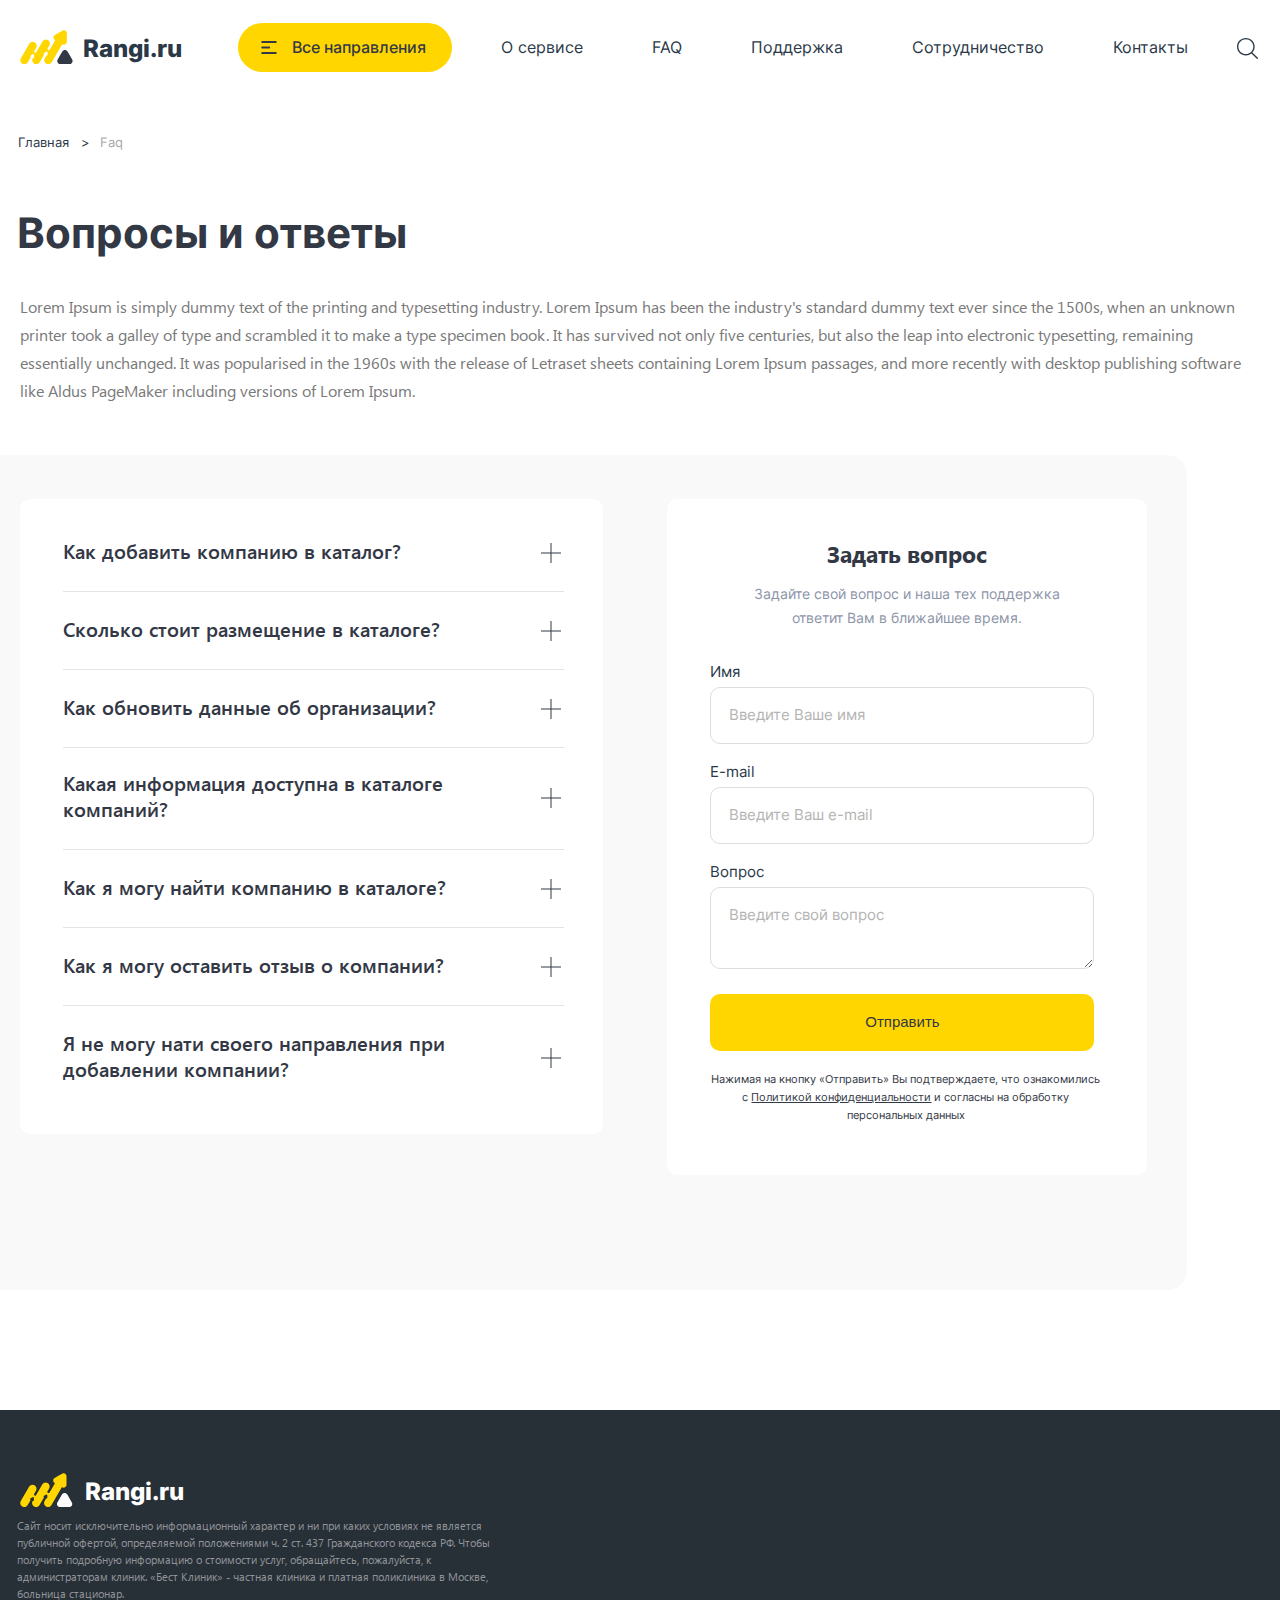
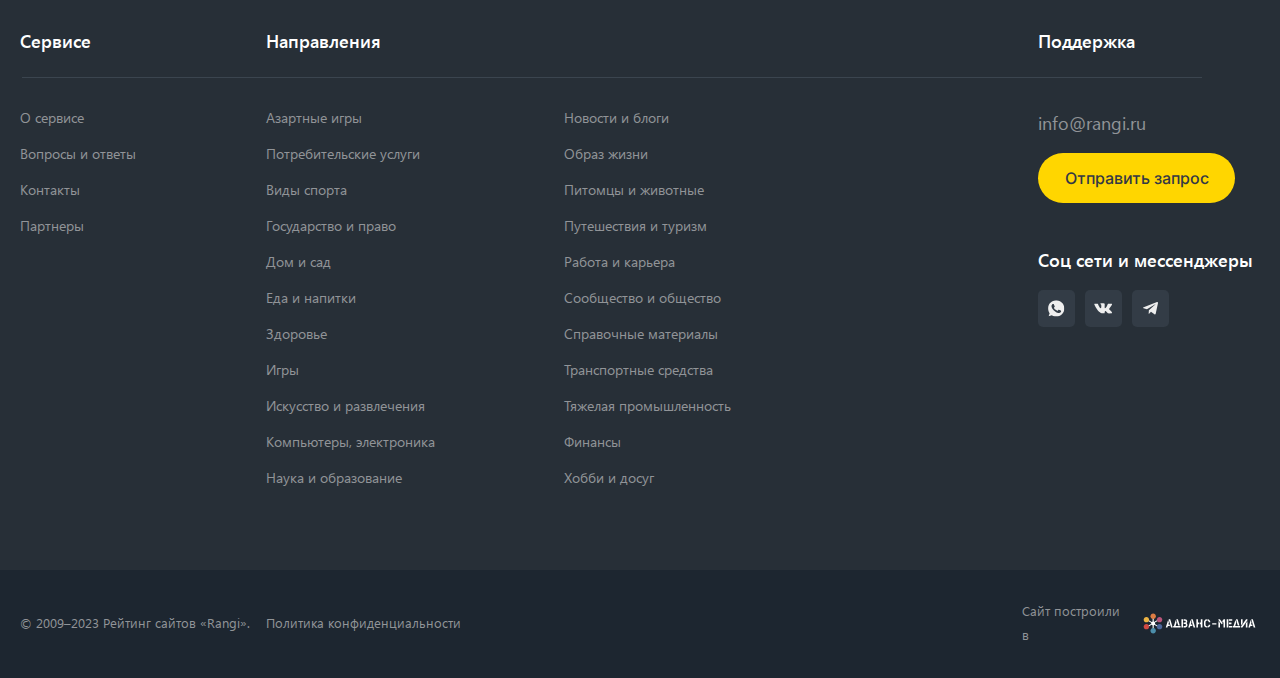
<file: docs/pages/faq.html>
<!doctype html>
<html lang="en">
    <head>
        <meta charset="UTF-8">
        <meta name="viewport"
              content="width=device-width, user-scalable=no, initial-scale=1.0, maximum-scale=1.0, minimum-scale=1.0">
        <meta http-equiv="X-UA-Compatible" content="ie=edge">
        <title>Rangi.ru</title>
        <link   rel="stylesheet"
                type="text/css"
                href="../styles/main.css">
        <script src="../js/script.js" type="text/javascript"></script>
    </head>
    <body>
        <header class="header">
        <div class="header-mobile__menu mobile">
            <svg width="23" height="17" viewBox="0 0 23 17" fill="none" xmlns="http://www.w3.org/2000/svg">
                <path d="M22.2812 1.75H0.71875C0.528126 1.75 0.345309 1.67427 0.210517 1.53948C0.0757252 1.40469 0 1.22187 0 1.03125C0 0.840626 0.0757252 0.657809 0.210517 0.523017C0.345309 0.388225 0.528126 0.3125 0.71875 0.3125H22.2812C22.4719 0.3125 22.6547 0.388225 22.7895 0.523017C22.9243 0.657809 23 0.840626 23 1.03125C23 1.22187 22.9243 1.40469 22.7895 1.53948C22.6547 1.67427 22.4719 1.75 22.2812 1.75Z"
                      fill="#333845"/>
                <path d="M22.2812 8.9375H0.71875C0.528126 8.9375 0.345309 8.86178 0.210517 8.72698C0.0757252 8.59219 0 8.40937 0 8.21875C0 8.02813 0.0757252 7.84531 0.210517 7.71052C0.345309 7.57572 0.528126 7.5 0.71875 7.5H22.2812C22.4719 7.5 22.6547 7.57572 22.7895 7.71052C22.9243 7.84531 23 8.02813 23 8.21875C23 8.40937 22.9243 8.59219 22.7895 8.72698C22.6547 8.86178 22.4719 8.9375 22.2812 8.9375Z"
                      fill="#333845"/>
                <path d="M22.2812 16.125H0.71875C0.528126 16.125 0.345309 16.0493 0.210517 15.9145C0.0757252 15.7797 0 15.5969 0 15.4062C0 15.2156 0.0757252 15.0328 0.210517 14.898C0.345309 14.7632 0.528126 14.6875 0.71875 14.6875H22.2812C22.4719 14.6875 22.6547 14.7632 22.7895 14.898C22.9243 15.0328 23 15.2156 23 15.4062C23 15.5969 22.9243 15.7797 22.7895 15.9145C22.6547 16.0493 22.4719 16.125 22.2812 16.125Z"
                      fill="#333845"/>
            </svg>
        </div>
        <div class="header__logo logo">
                <span class="logo__image">
                    <svg width="53" height="34.48" viewBox="0 0 53 35" fill="none" xmlns="http://www.w3.org/2000/svg">
        <path d="M42.6779 0.662093L38.8614 2.86562L35.0449 5.06914C33.0605 6.21476 33.0605 9.07938 35.0449 10.2254L35.3392 10.3953L31.3929 17.2308L30.963 17.9757L30.6024 18.6002L29.8883 19.837C29.5519 20.4201 28.8062 20.6197 28.2231 20.2833C27.6399 19.9465 27.4404 19.2013 27.7768 18.6181L29.2814 16.0119C29.2821 16.0104 29.2845 16.0119 29.286 16.0108L29.4482 15.7301C30.5712 13.785 29.9047 11.2977 27.9596 10.1747C26.0145 9.0517 23.5272 9.71826 22.4042 11.6633L16.512 21.869L16.1058 22.5722C15.787 23.1242 15.081 23.3136 14.5291 22.9948C13.9771 22.6759 13.7881 21.97 14.1066 21.418L15.1992 19.5256L16.045 18.0607C17.168 16.1156 16.5015 13.6283 14.5564 12.5053C12.6113 11.3823 10.124 12.0489 9.00099 13.9939L0.545495 28.6394C-0.577512 30.5845 0.0890419 33.0718 2.03413 34.1948C3.97922 35.3178 6.46652 34.6513 7.58953 32.7062L9.40248 29.5664L10.6752 27.3621L10.5154 27.2697C9.95677 26.9473 9.95677 26.1408 10.5154 25.8185L11.5896 25.1983L12.6639 24.5781C13.2225 24.2558 13.9206 24.6588 13.9206 25.3039V26.5443V27.7846C13.9206 28.4254 13.2318 28.8257 12.6752 28.5151L12.3879 29.0128L12.4082 29.0245C11.5729 30.9018 12.2729 33.1451 14.0921 34.1952C16.0372 35.3182 18.5245 34.6517 19.6475 32.7066L22.8583 27.1457L24.2643 24.7106L24.1852 24.665C23.6266 24.3427 23.6266 23.5362 24.1852 23.2138L25.2594 22.5937L26.3337 21.9735C26.8923 21.6511 27.5904 22.0542 27.5904 22.6993V23.9396V25.18C27.5904 25.8091 26.9266 26.2028 26.3758 25.9229L24.8069 28.6402C23.6839 30.5853 24.3504 33.0726 26.2955 34.1956C28.2406 35.3186 30.7279 34.652 31.8509 32.707L42.384 14.4633L42.6783 14.6332C44.6628 15.7788 47.1438 14.3467 47.1438 12.0551V7.64726V3.24021C47.1431 0.948594 44.6624 -0.483522 42.6779 0.662093Z"
              fill="#FFD600"/>
        <path d="M42.4351 22.0055C43.6695 19.867 46.7563 19.867 47.9908 22.0055L50.2782 25.967L52.5655 29.9285C53.8 32.0669 52.2568 34.7401 49.7878 34.7401H45.2135H40.6393C38.1699 34.7401 36.6267 32.0673 37.8616 29.9285L40.1485 25.967L42.4351 22.0055Z"
              fill="#333845"/>
        </svg>
                </span>
            <span class="logo__text">
                    Rangi.ru
                </span>
        </div>
        <div class="header__menu yellow-button dropbtn">
            <a href="#">Все направления</a>
            <span class="dropdown-links">
                    <span class="dropdown-links-wrapper">
                        <a href="" class="dropdown-link">
                            Все направления
                        </a>
                        <a href="" class="dropdown-link">
                            Все направления
                        </a>
                        <a href="" class="dropdown-link">
                            Все направления
                        </a>
                    </span>
                </span>
        </div>
        <nav class="header__nav">
            <ul class="header__nav-items">
                <li class="header__nav-item"><a href="#">О сервисе</a></li>
                <li class="header__nav-item"><a href="#">FAQ</a></li>
                <li class="header__nav-item dropbtn">
                    <a href="#">Поддержка</a>
                    <span class="dropdown-links">
                            <span class="dropdown-links-title">Мы на связи с 09:00 до 21:00 мск</span>
                            <span class="dropdown-links-wrapper">
                                <a href="" class="dropdown-link whatsapp">
                                    <svg width="25" height="25" viewBox="0 0 25 25" fill="none" xmlns="http://www.w3.org/2000/svg">
                                        <g clip-path="url(#clip0_56_114)">
                                        <path d="M12.8368 0.30426H12.8308C6.17078 0.30426 0.754883 5.72166 0.754883 12.3832C0.754883 15.0255 1.60645 17.4745 3.05441 19.463L1.54907 23.9503L6.19191 22.4661C8.10189 23.7314 10.3803 24.4621 12.8368 24.4621C19.4969 24.4621 24.9128 19.0432 24.9128 12.3832C24.9128 5.72317 19.4969 0.30426 12.8368 0.30426ZM19.8653 17.3612C19.5739 18.1841 18.4173 18.8666 17.4948 19.0659C16.8637 19.2002 16.0393 19.3074 13.2641 18.1569C9.71443 16.6863 7.42849 13.0792 7.25033 12.8452C7.07971 12.6112 5.81596 10.9352 5.81596 9.20191C5.81596 7.46858 6.69621 6.62456 7.05103 6.26219C7.34243 5.96475 7.82408 5.82886 8.2861 5.82886C8.43557 5.82886 8.56995 5.83641 8.69074 5.84245C9.04556 5.85755 9.22373 5.87869 9.45775 6.43885C9.74916 7.14094 10.4588 8.87426 10.5433 9.05243C10.6294 9.23059 10.7155 9.47217 10.5947 9.7062C10.4814 9.94778 10.3818 10.055 10.2036 10.2603C10.0255 10.4657 9.85636 10.6227 9.67819 10.8431C9.51513 11.0349 9.33093 11.2402 9.53627 11.595C9.74161 11.9423 10.4512 13.1004 11.4961 14.0305C12.8444 15.2308 13.9375 15.6143 14.3286 15.7774C14.62 15.8982 14.9673 15.8695 15.1801 15.643C15.4504 15.3516 15.7841 14.8684 16.1238 14.3928C16.3654 14.0516 16.6704 14.0093 16.9905 14.1301C17.3166 14.2433 19.0424 15.0964 19.3972 15.2731C19.752 15.4512 19.9861 15.5358 20.0721 15.6853C20.1567 15.8347 20.1567 16.5368 19.8653 17.3612Z" fill="white"/>
                                        </g>
                                        <defs>
                                        <clipPath id="clip0_56_114">
                                        <rect width="24.1579" height="24.1579" fill="white" transform="translate(0.754883 0.30426)"/>
                                        </clipPath>
                                        </defs>
                                        </svg>
                                    WhatsApp
                                </a>
                                <a href="" class="dropdown-link telegram">
                                    <svg width="21" height="21" viewBox="0 0 21 21" fill="none" xmlns="http://www.w3.org/2000/svg">
                                        <g clip-path="url(#clip0_56_109)">
                                        <path d="M8.37648 13.1509L8.04636 17.7941C8.51867 17.7941 8.72322 17.5912 8.96852 17.3476L11.1829 15.2314L15.7712 18.5916C16.6127 19.0605 17.2056 18.8136 17.4326 17.8174L20.4443 3.70484L20.4452 3.70401C20.7121 2.46006 19.9953 1.97362 19.1754 2.27879L1.47236 9.05651C0.264161 9.52549 0.282454 10.199 1.26697 10.5042L5.79294 11.912L16.3059 5.33379C16.8006 5.00617 17.2505 5.18745 16.8804 5.51507L8.37648 13.1509Z" fill="white"/>
                                        </g>
                                        <defs>
                                        <clipPath id="clip0_56_109">
                                        <rect width="19.9565" height="19.9565" fill="white" transform="translate(0.545898 0.527618)"/>
                                        </clipPath>
                                        </defs>
                                    </svg>
                                    Telegram
                                </a>
                            </span>
                            <span class="dropdown-links-phone-mail">
                                <a href="tel:+74951234567" class="dropdown-link whatsapp">
                                    <svg width="15" height="14" viewBox="0 0 15 14" fill="none" xmlns="http://www.w3.org/2000/svg">
                                        <g clip-path="url(#clip0_56_102)">
                                        <path d="M13.4548 8.67887C12.5976 8.67887 11.756 8.55226 10.9585 8.30335C10.5677 8.17746 10.0873 8.29295 9.84879 8.5243L8.27463 9.64661C6.44905 8.72625 5.32453 7.66455 4.36334 5.95334L5.5167 4.50537C5.81635 4.22274 5.92383 3.80989 5.79506 3.42252C5.53037 2.66535 5.39591 1.87088 5.39591 1.06101C5.39595 0.475966 4.89198 0 4.27256 0H1.70152C1.08209 0 0.578125 0.475966 0.578125 1.06098C0.578125 7.76678 6.35451 13.2222 13.4548 13.2222C14.0742 13.2222 14.5782 12.7463 14.5782 12.1612V9.73982C14.5781 9.15484 14.0742 8.67887 13.4548 8.67887Z" fill="#2A3848"/>
                                        </g>
                                        <defs>
                                        <clipPath id="clip0_56_102">
                                        <rect width="14" height="13.2222" fill="white" transform="translate(0.578125)"/>
                                        </clipPath>
                                        </defs>
                                    </svg>
                                    +7 (495) 123-45-67
                                </a>
                                <a href="mailto:hello@trevelme.ru" class="dropdown-link telegram">
                                    <svg width="13" height="11" viewBox="0 0 13 11" fill="none" xmlns="http://www.w3.org/2000/svg">
                                        <g clip-path="url(#clip0_56_97)">
                                        <path d="M7.58099 6.7395C7.28245 6.92194 6.93566 7.01839 6.57812 7.01839C6.22061 7.01839 5.87383 6.92194 5.57528 6.7395L0.658023 3.73441C0.630742 3.71774 0.604164 3.70036 0.578125 3.68249V8.60664C0.578125 9.17121 1.07793 9.61926 1.6828 9.61926H11.4734C12.0893 9.61926 12.5781 9.16111 12.5781 8.60664V3.68246C12.552 3.70038 12.5254 3.71781 12.498 3.7345L7.58099 6.7395Z" fill="#2A3848"/>
                                        <path d="M1.04805 3.19811L5.9653 6.20322C6.15145 6.31698 6.36477 6.37385 6.5781 6.37385C6.79145 6.37385 7.0048 6.31696 7.19095 6.20322L12.1082 3.19811C12.4025 3.0184 12.5781 2.71762 12.5781 2.39299C12.5781 1.8348 12.0827 1.38071 11.4738 1.38071H1.68243C1.07352 1.38073 0.578125 1.83482 0.578125 2.39352C0.578125 2.71762 0.753812 3.0184 1.04805 3.19811Z" fill="#2A3848"/>
                                        </g>
                                        <defs>
                                        <clipPath id="clip0_56_97">
                                        <rect width="12" height="11" fill="white" transform="translate(0.578125)"/>
                                        </clipPath>
                                        </defs>
                                    </svg>
                                    hello@trevelme.ru
                                </a>
                            </span>
                        </span>
                </li>
                <li class="header__nav-item"><a href="#">Сотрудничество</a></li>
                <li class="header__nav-item"><a href="#">Контакты</a></li>
            </ul>
        </nav>
        <div class="header__search">
            <input id="header-search" type="search">
            <span class="header__search-icon">
                    <svg width="21" height="21" viewBox="0 0 21 21" fill="none" xmlns="http://www.w3.org/2000/svg">
                        <path d="M20.8012 19.8575L15.3793 14.5223C16.7992 12.9797 17.6715 10.9396 17.6715 8.69472C17.6708 3.89245 13.7154 0 8.83565 0C3.95594 0 0.000457764 3.89245 0.000457764 8.69472C0.000457764 13.497 3.95594 17.3894 8.83565 17.3894C10.944 17.3894 12.8778 16.6602 14.3967 15.4478L19.8396 20.804C20.1048 21.0653 20.5354 21.0653 20.8006 20.804C21.0664 20.5428 21.0664 20.1188 20.8012 19.8575ZM8.83565 16.0517C4.70689 16.0517 1.35988 12.7579 1.35988 8.69472C1.35988 4.63156 4.70689 1.33773 8.83565 1.33773C12.9645 1.33773 16.3114 4.63156 16.3114 8.69472C16.3114 12.7579 12.9645 16.0517 8.83565 16.0517Z"
                              fill="#2A3848"/>
                    </svg>
                </span>
        </div>
    </header>
        <main class="faq-page__wrapper">
            <div class="background-wrapper">
                <div class="align-wrapper">
                    <div class="breadcrumbs">
                        <span class="breadcrumbs__item">
                            <a href="#">Главная</a>
                        </span>
                        <span class="breadcrumbs__item active">
                            <a href="#">Faq</a>
                        </span>
                    </div>
                    <div class="main-directions__title-block-wrapper">
                        <div class="main-directions__title-block">
                            <h2 class="main-directions__title">Вопросы и ответы</h2>
                            <p class="main-directions__subtext">
                                Lorem Ipsum is simply dummy text of the printing and typesetting industry. Lorem Ipsum
                                has been the industry's standard dummy text ever since the 1500s, when an unknown
                                printer took a galley of type
                                and scrambled it to make a type specimen book. It has survived not only five centuries,
                                but also the leap into electronic typesetting, remaining essentially unchanged. It was
                                popularised in the 1960s with the
                                release of Letraset sheets containing Lorem Ipsum passages, and more recently with
                                desktop publishing software like Aldus PageMaker including versions of Lorem Ipsum.
                            </p>
                        </div>
                    </div>
                </div>
            </div>
            <div class="main-category-page__performer-wrapper">
                <div class="align-wrapper">
                    <div class="main-category-page__right-choice-align">
                        <div class="main-category-page__right-choice-toggle">
                            <div class="main-category-page__right-choice-toggle-block accordion">
                                <div class="main-category-page__right-choice-toggle-block-control accordion-control-btn">
                                    <p class="main-category-page__right-choice-toggle-block-control-text">
                                        Как добавить компанию в каталог?
                                    </p>
                                    <button class="main-category-page__right-choice-toggle-block-control-text-button"
                                            type="button" aria-label="Показать больше">
                                        <span class="line-btn"></span>
                                        <span class="line-btn"></span>
                                    </button>
                                </div>
                                <div class="main-category-page__right-choice-toggle-block-content accordion-content">
                                    <p class="main-category-page__right-choice-toggle-block-content-text">
                                        Чтобы добавить компанию в наш каталог, необходимо перейти на страницу <span>«Добавить компанию»</span>
                                        и заполнить соответствующую форму. После рассмотрения заявки нашей командой, информация<br> о
                                        компании будет опубликована в каталоге.
                                    </p>
                                </div>
                            </div>
                            <div class="main-category-page__right-choice-toggle-block accordion">
                                <div class="main-category-page__right-choice-toggle-block-control accordion-control-btn">
                                    <p class="main-category-page__right-choice-toggle-block-control-text">
                                        Сколько стоит размещение в каталоге?
                                    </p>
                                    <button class="main-category-page__right-choice-toggle-block-control-text-button"
                                            type="button" aria-label="Показать больше">
                                        <span class="line-btn"></span>
                                        <span class="line-btn"></span>
                                    </button>
                                </div>
                                <div class="main-category-page__right-choice-toggle-block-content accordion-content">
                                    <p class="main-category-page__right-choice-toggle-block-content-text">
                                        Чтобы добавить компанию в наш каталог, необходимо перейти на страницу <span>«Добавить компанию»</span>
                                        и заполнить соответствующую форму. После рассмотрения заявки нашей командой, информация<br> о
                                        компании будет опубликована в каталоге.
                                    </p>
                                </div>
                            </div>
                            <div class="main-category-page__right-choice-toggle-block accordion">
                                <div class="main-category-page__right-choice-toggle-block-control accordion-control-btn">
                                    <p class="main-category-page__right-choice-toggle-block-control-text">
                                        Как обновить данные об организации?
                                    </p>
                                    <button class="main-category-page__right-choice-toggle-block-control-text-button"
                                            type="button" aria-label="Показать больше">
                                        <span class="line-btn"></span>
                                        <span class="line-btn"></span>
                                    </button>
                                </div>
                                <div class="main-category-page__right-choice-toggle-block-content accordion-content">
                                    <p class="main-category-page__right-choice-toggle-block-content-text">
                                        Чтобы добавить компанию в наш каталог, необходимо перейти на страницу <span>«Добавить компанию»</span>
                                        и заполнить соответствующую форму. После рассмотрения заявки нашей командой, информация<br> о
                                        компании будет опубликована в каталоге.
                                    </p>
                                </div>
                            </div>
                            <div class="main-category-page__right-choice-toggle-block accordion">
                                <div class="main-category-page__right-choice-toggle-block-control accordion-control-btn">
                                    <p class="main-category-page__right-choice-toggle-block-control-text">
                                        Какая информация доступна в каталоге компаний?
                                    </p>
                                    <button class="main-category-page__right-choice-toggle-block-control-text-button"
                                            type="button" aria-label="Показать больше">
                                        <span class="line-btn"></span>
                                        <span class="line-btn"></span>
                                    </button>
                                </div>
                                <div class="main-category-page__right-choice-toggle-block-content accordion-content">
                                    <p class="main-category-page__right-choice-toggle-block-content-text">
                                        Чтобы добавить компанию в наш каталог, необходимо перейти на страницу <span>«Добавить компанию»</span>
                                        и заполнить соответствующую форму. После рассмотрения заявки нашей командой, информация<br> о
                                        компании будет опубликована в каталоге.
                                    </p>
                                </div>
                            </div>
                            <div class="main-category-page__right-choice-toggle-block accordion">
                                <div class="main-category-page__right-choice-toggle-block-control accordion-control-btn">
                                    <p class="main-category-page__right-choice-toggle-block-control-text">
                                        Как я могу найти компанию в каталоге?
                                    </p>
                                    <button class="main-category-page__right-choice-toggle-block-control-text-button"
                                            type="button" aria-label="Показать больше">
                                        <span class="line-btn"></span>
                                        <span class="line-btn"></span>
                                    </button>
                                </div>
                                <div class="main-category-page__right-choice-toggle-block-content accordion-content">
                                    <p class="main-category-page__right-choice-toggle-block-content-text">
                                        Чтобы добавить компанию в наш каталог, необходимо перейти на страницу <span>«Добавить компанию»</span>
                                        и заполнить соответствующую форму. После рассмотрения заявки нашей командой, информация<br> о
                                        компании будет опубликована в каталоге.
                                    </p>
                                </div>
                            </div>
                            <div class="main-category-page__right-choice-toggle-block accordion">
                                <div class="main-category-page__right-choice-toggle-block-control accordion-control-btn">
                                    <p class="main-category-page__right-choice-toggle-block-control-text">
                                        Как я могу оставить отзыв о компании?
                                    </p>
                                    <button class="main-category-page__right-choice-toggle-block-control-text-button"
                                            type="button" aria-label="Показать больше">
                                        <span class="line-btn"></span>
                                        <span class="line-btn"></span>
                                    </button>
                                </div>
                                <div class="main-category-page__right-choice-toggle-block-content accordion-content">
                                    <p class="main-category-page__right-choice-toggle-block-content-text">
                                        Чтобы добавить компанию в наш каталог, необходимо перейти на страницу <span>«Добавить компанию»</span>
                                        и заполнить соответствующую форму. После рассмотрения заявки нашей командой, информация<br> о
                                        компании будет опубликована в каталоге.
                                    </p>
                                </div>
                            </div>
                            <div class="main-category-page__right-choice-toggle-block accordion">
                                <div class="main-category-page__right-choice-toggle-block-control accordion-control-btn">
                                    <p class="main-category-page__right-choice-toggle-block-control-text">
                                        Я не могу нати своего направления при добавлении компании?
                                    </p>
                                    <button class="main-category-page__right-choice-toggle-block-control-text-button"
                                            type="button" aria-label="Показать больше">
                                        <span class="line-btn"></span>
                                        <span class="line-btn"></span>
                                    </button>
                                </div>
                                <div class="main-category-page__right-choice-toggle-block-content accordion-content">
                                    <p class="main-category-page__right-choice-toggle-block-content-text">
                                        Чтобы добавить компанию в наш каталог, необходимо перейти на страницу <span>«Добавить компанию»</span>
                                        и заполнить соответствующую форму. После рассмотрения заявки нашей командой, информация<br> о
                                        компании будет опубликована в каталоге.
                                    </p>
                                </div>
                            </div>
                        </div>
                        <div class="main-category-page__leave-review">
                            <h2 class="main-category-page__leave-review-title">Задать вопрос</h2>
                            <p class="main-category-page__leave-review-subtext">
                                Задайте свой вопрос и наша тех поддержка
                                ответит Вам в ближайшее время.
                            </p>
                            <div class="main-category-page__leave-review-form">
                                <div class="faq-page__question main-category-page__leave-review-form-blocks">
                                    <form action="">
                                        <div class="main-category-page__leave-review-form-block">
                                            <label for="faq-page__question-form-name">
                                                Имя
                                            </label>
                                            <input required="" type="text"
                                                   id="faq-page__question-form-name"
                                                   name="faq-page__question-form-name"
                                                   placeholder="Введите Ваше имя" minlength="4">
                                        </div>
                                        <div class="main-category-page__leave-review-form-block">
                                            <label for="faq-page__question-form-mail">
                                                E-mail
                                            </label>
                                            <input required="" type="email" id="faq-page__question-form-mail"
                                                   name="faq-page__question-form-mail"
                                                   placeholder="Введите Ваш e-mail" minlength="4">
                                        </div>
                                        <div class="main-category-page__leave-review-form-block">
                                            <label for="faq-page__question-form-review">
                                                Вопрос
                                            </label>
                                            <textarea id="faq-page__question-form-review"
                                                      name="faq-page__question-form-review"
                                                      placeholder="Введите свой вопрос"></textarea>
                                        </div>
                                        <div class="button-wrapper">
                                            <button class="main-category-page__leave-review-form-button yellow-button" type="submit">
                                                Отправить
                                            </button>
                                            <p class="main-category-page__leave-review-form-subtext">
                                                Нажимая на кнопку «Отправить» Вы подтверждаете, что ознакомились
                                                с <span>Политикой конфиденциальности</span> и согласны на обработку
                                                персональных данных
                                            </p>
                                        </div>
                                    </form>
                                </div>
                            </div>
                        </div>
                    </div>
                </div>
            </div>
        </main>
        <div id="modal-1" class="modal">
            <div class="modal__content">
                <div class="modal__close-button">
                    <svg width="21" height="21" viewBox="0 0 21 21" fill="none" xmlns="http://www.w3.org/2000/svg">
                        <g clip-path="url(#clip0_64_560)">
                            <path d="M1.15057 20.6786C0.957401 20.6786 0.768557 20.6214 0.607929 20.5141C0.4473 20.4068 0.322104 20.2542 0.248175 20.0758C0.174246 19.8973 0.154907 19.7009 0.192603 19.5115C0.230299 19.322 0.323337 19.148 0.459948 19.0114L18.5068 0.964533C18.69 0.781368 18.9384 0.678467 19.1974 0.678467C19.4565 0.678467 19.7049 0.781368 19.8881 0.964533C20.0712 1.1477 20.1741 1.39612 20.1741 1.65516C20.1741 1.91419 20.0712 2.16262 19.8881 2.34578L1.8412 20.3927C1.75059 20.4835 1.64293 20.5555 1.52441 20.6045C1.40589 20.6536 1.27885 20.6788 1.15057 20.6786Z" fill="#D0D3D6"/>
                            <path d="M19.1974 20.6786C19.0691 20.6788 18.9421 20.6536 18.8236 20.6045C18.705 20.5555 18.5974 20.4835 18.5068 20.3927L0.459894 2.34578C0.276729 2.16262 0.173828 1.91419 0.173828 1.65516C0.173828 1.39612 0.276729 1.1477 0.459894 0.964533C0.643059 0.781368 0.891485 0.678467 1.15052 0.678467C1.40955 0.678467 1.65798 0.781368 1.84114 0.964533L19.888 19.0114C20.0246 19.148 20.1177 19.322 20.1554 19.5115C20.1931 19.7009 20.1737 19.8973 20.0998 20.0758C20.0259 20.2542 19.9007 20.4068 19.74 20.5141C19.5794 20.6214 19.3906 20.6786 19.1974 20.6786Z" fill="#D0D3D6"/>
                        </g>
                        <defs>
                            <clipPath id="clip0_64_560">
                                <rect width="20" height="20" fill="white" transform="translate(0.174805 0.679199)"/>
                            </clipPath>
                        </defs>
                    </svg>
                </div>
                <div class="modal__content-text">
                    <h2 class="modal__content-text-title">Спасибо!</h2>
                    <div class="modal__content-text-img">
                        <svg width="198" height="197" viewBox="0 0 198 197" fill="none" xmlns="http://www.w3.org/2000/svg">
                            <path d="M99 166.219C136.59 166.219 167.062 135.9 167.062 98.5C167.062 61.1 136.59 30.7812 99 30.7812C61.4101 30.7812 30.9375 61.1 30.9375 98.5C30.9375 135.9 61.4101 166.219 99 166.219Z" fill="#FFD600"/>
                            <path d="M99 153.906C129.755 153.906 154.688 129.1 154.688 98.5C154.688 67.9 129.755 43.0938 99 43.0938C68.2446 43.0938 43.3125 67.9 43.3125 98.5C43.3125 129.1 68.2446 153.906 99 153.906Z" fill="#F2F2F2"/>
                            <path d="M98.9998 43.0938C88.9068 43.0752 78.9984 45.7861 70.3341 50.9368C61.6697 56.0874 54.5752 63.4841 49.8091 72.336C45.0429 81.1879 42.7843 91.1621 43.2748 101.192C43.7652 111.223 46.9863 120.932 52.5935 129.281H123.75C127.032 129.281 130.179 127.984 132.5 125.675C134.821 123.366 136.125 120.234 136.125 116.969V57.284C125.943 48.1434 112.714 43.087 98.9998 43.0938Z" fill="#F2F2F2"/>
                            <path d="M111.375 64.6406H74.25C69.1241 64.6406 64.9688 68.775 64.9688 73.875V98.5C64.9688 103.6 69.1241 107.734 74.25 107.734H111.375C116.501 107.734 120.656 103.6 120.656 98.5V73.875C120.656 68.775 116.501 64.6406 111.375 64.6406Z" fill="white"/>
                            <path d="M95.9062 193.922C93.7716 193.922 91.6059 193.737 89.5022 193.522L90.1209 187.365C92.1009 187.55 94.0809 187.673 96.0919 187.735L95.9062 193.922ZM102.31 193.922L102.094 187.766C104.074 187.766 106.085 187.581 108.065 187.365L108.683 193.522C106.58 193.645 104.414 193.922 102.31 193.922ZM83.16 192.691C81.0562 192.352 78.9525 191.921 76.9725 191.429L78.3956 185.457C80.3447 185.888 82.3247 186.288 84.2738 186.627L83.16 192.691ZM115.026 192.691L114.005 186.534C115.954 186.196 117.934 185.796 119.883 185.334L121.306 191.336C119.233 191.829 117.129 192.26 115.026 192.598V192.691ZM70.6922 189.797C68.6503 189.182 66.6084 188.474 64.5047 187.704L66.7322 181.948C68.5884 182.656 70.5066 183.333 72.3937 183.918L70.6922 189.797ZM127.493 189.797L125.668 183.918C127.555 183.333 129.473 182.656 131.33 181.948L133.557 187.704C131.577 188.289 129.535 188.997 127.493 189.643V189.797ZM58.7812 185.118C56.8631 184.226 54.945 183.272 53.0578 182.256L56.1516 176.838C57.915 177.792 59.7094 178.716 61.5037 179.547L58.7812 185.118ZM139.497 185.118L136.898 179.516C138.662 178.716 140.456 177.792 142.22 176.838L145.313 182.225C143.272 183.21 141.353 184.164 139.435 185.057L139.497 185.118ZM47.5509 178.962C45.7566 177.823 43.9622 176.623 42.2606 175.361L45.9422 170.405C47.52 171.575 49.1906 172.714 50.8613 173.791L47.5509 178.962ZM150.697 178.962L147.386 173.791C149.057 172.714 150.697 171.605 152.305 170.405L155.925 175.453C154.223 176.561 152.429 177.762 150.635 178.901L150.697 178.962ZM37.125 171.452C35.5163 170.066 34.0312 168.65 32.3916 167.173L36.6919 162.74C38.115 164.126 39.6 165.449 41.1159 166.742L37.125 171.452ZM160.875 171.452L156.884 166.742C158.4 165.449 159.978 164.126 161.339 162.74L165.639 167.173C164.154 168.558 162.577 169.974 160.875 171.359V171.452ZM27.8438 162.587C26.3897 161.017 24.9975 159.508 23.6981 157.754L28.6481 153.906C29.9166 155.476 31.185 156.984 32.5463 158.462L27.8438 162.587ZM170.156 162.587L165.547 158.462C166.908 156.984 168.176 155.384 169.414 153.906L174.271 157.723C172.972 159.293 171.579 160.924 170.156 162.494V162.587ZM19.9856 152.613C18.7791 150.89 17.6344 149.074 16.5516 147.258L21.8728 144.179C22.8938 145.872 23.9766 147.565 24.9666 149.197L19.9856 152.613ZM178.076 152.613L173.002 149.135C174.116 147.504 175.199 145.811 176.096 144.087L181.417 147.165C180.458 148.95 179.438 150.828 178.076 152.49V152.613ZM13.4578 141.594C12.4987 139.685 11.5706 137.746 10.7353 135.807L16.4278 133.406C17.2013 135.222 18.0675 137.038 18.9647 138.793L13.4578 141.594ZM184.635 141.594L179.097 138.823C179.994 137.038 180.861 135.222 181.634 133.406L187.327 135.807C186.491 137.685 185.625 139.624 184.635 141.594ZM8.44594 129.989C7.73438 127.958 7.08469 125.926 6.52781 123.833L12.375 122.263C12.9009 124.141 13.4888 126.08 14.1384 127.958L8.44594 129.989ZM189.647 129.774L183.8 127.773C184.449 125.895 185.037 123.987 185.563 122.078L191.534 123.71C190.977 125.741 190.327 127.804 189.647 129.774ZM5.04281 117.677C4.60969 115.614 4.23844 113.49 3.96 111.52L10.1475 110.72C10.4259 112.659 10.7662 114.629 11.1684 116.569L5.04281 117.677ZM193.019 117.492L186.832 116.261C187.203 114.322 187.543 112.382 187.822 110.382L194.009 111.213C193.792 113.306 193.421 115.43 193.019 117.492ZM3.31031 105.18C3.09375 102.963 3.09375 100.839 3.09375 98.7155H9.28125C9.28125 100.716 9.28125 102.717 9.49781 104.687L3.31031 105.18ZM194.69 104.995L188.502 104.595C188.502 102.625 188.688 100.624 188.688 98.6231V98.223H194.875V98.5C194.906 100.624 194.906 102.779 194.69 104.872V104.995ZM9.46687 92.7131L3.27937 92.3438C3.43406 90.2198 3.65062 88.0959 3.89812 86.0028L10.0856 86.8031C9.77625 88.7423 9.59062 90.7431 9.46687 92.7131ZM188.502 92.1591C188.502 90.1583 188.162 88.1883 187.883 86.2183L194.071 85.3872C194.349 87.4803 194.566 89.6042 194.721 91.7281L188.502 92.1591ZM11.0137 80.9239L4.82625 79.6927C5.25937 77.6303 5.75437 75.5372 6.28031 73.5364L12.375 75.1062C11.88 77.0147 11.4262 78.9539 11.0137 80.9239ZM186.863 80.3698C186.46 78.4306 185.996 76.4606 185.47 74.5522L191.41 72.9208C191.998 74.9523 192.493 77.0455 192.926 79.077L186.863 80.3698ZM14.1384 69.4117L8.29125 67.4109C9.00281 65.4102 9.77625 63.4094 10.5806 61.4394L16.3041 63.8403C15.4688 65.6564 14.7881 67.5341 14.1384 69.4117ZM183.676 68.8884C182.995 67.0108 182.284 65.1639 181.479 63.317L187.172 60.9161C188.007 62.8553 188.812 64.8561 189.492 66.8261L183.676 68.8884ZM18.81 58.4844L13.2722 55.7141C14.2312 53.8364 15.2831 51.9588 16.3659 50.1119L21.6872 53.19C20.6663 54.883 19.7072 56.6375 18.81 58.4844ZM178.943 57.9919C178.045 56.2373 177.055 54.5136 176.034 52.7898L181.356 49.7117C182.438 51.5586 183.49 53.4362 184.449 55.2831L178.943 57.9919ZM24.9047 48.1419L19.8 44.6636C21.0066 42.9091 22.275 41.1853 23.6053 39.5231L28.4625 43.34C27.225 44.8791 26.0184 46.5105 24.9047 48.1419ZM172.786 47.7109C171.672 46.1719 170.466 44.4789 169.228 43.0938L174.054 39.2461C175.385 40.9083 176.684 42.632 177.891 44.3558L172.786 47.7109ZM32.3297 38.7844L27.8438 34.6597C29.2669 33.0898 30.7519 31.5816 32.2987 30.0733L36.5991 34.475C35.0522 35.8602 33.66 37.3069 32.3297 38.7844ZM165.361 38.415C164.031 36.9375 162.607 35.3369 161.184 34.1364L165.485 29.7039C167.001 31.1506 168.578 32.782 169.94 34.2595L165.361 38.415ZM40.8994 30.4734L36.9084 25.7947C38.5172 24.3993 40.1878 23.0757 41.9203 21.8239L45.6019 26.7489C43.9931 27.9494 42.4153 29.1806 40.8994 30.4734ZM156.698 30.1348C155.183 28.8728 153.605 27.6416 151.996 26.4411L155.647 21.5469C157.348 22.8089 159.05 24.1325 160.689 25.4869L156.698 30.1348ZM50.5209 23.363L47.1797 18.1917C48.9741 17.0528 50.8303 15.9447 52.6866 14.9289L55.6875 20.3156C53.9241 21.2698 52.1916 22.2856 50.5209 23.363ZM147.015 23.0859C145.344 22.0394 143.612 21.0236 141.848 20.0078L144.942 14.5903C146.829 15.6061 148.686 16.6834 150.48 17.6684L147.015 23.0859ZM61.0087 17.6069L58.3791 12.0355C60.2972 11.1428 62.2772 10.2809 64.2572 9.54219L66.5156 15.3906C64.6594 15.9755 62.8031 16.7758 61.0087 17.6069ZM136.496 17.3914C134.702 16.5603 132.846 15.7908 130.958 15.0828L133.186 9.23438C135.166 9.97312 137.146 10.8042 139.095 11.6969L136.496 17.3914ZM72.1462 13.2975L70.3209 7.41828C72.3319 6.80266 74.4047 6.21781 76.5084 5.72531L77.9625 11.6969C76.0134 12.3125 74.0644 12.7127 72.1462 13.2975ZM125.297 13.1436C123.379 12.5588 121.43 12.0355 119.512 11.5737L120.935 5.57141C122.977 6.06391 125.049 6.61797 127.122 7.23359L125.297 13.1436ZM83.8097 10.4964L82.7578 4.34016C84.8616 4.00156 86.9962 3.69375 89.1 3.47828L89.7497 9.63453C87.7388 9.91156 85.7588 10.1886 83.8097 10.4964ZM113.633 10.4964C111.684 10.1886 109.704 9.94234 107.693 9.72688L108.281 3.57062C110.416 3.78609 112.551 4.06312 114.654 4.40172L113.633 10.4964ZM95.7206 9.23438L95.5041 3.07812H99H101.908L101.723 9.23438H99H95.7206Z" fill="#FFD600"/>
                            <path d="M71.1562 104.656L83.5312 119.37C84.5134 120.536 85.7388 121.476 87.1224 122.125C88.506 122.773 90.0147 123.114 91.5441 123.125C94.3412 123.123 97.0231 122.016 99 120.047L133.031 86.1875L123.75 76.9531L92.8125 107.734L80.4375 95.4219L71.1562 104.656Z" fill="#FFD600"/>
                        </svg>
                    </div>
                    <p class="modal__content-text-subtext">
                        Мы приняли Вашу заявку.  Наш менеджер ответитит Вам в ближайшее время.
                    </p>
                </div>
            </div>
        </div>
        <footer class="footer__wrapper">
            <div class="footer">
                <div class="footer__logo-and-privacy">
                    <div class="footer__logo logo">
                                                <span class="logo__image">
                                                    <svg width="53" height="34.48" viewBox="0 0 54 35" fill="none" xmlns="http://www.w3.org/2000/svg">
                                                    <path d="M42.924 0.610213L39.1075 2.81374L35.291 5.01726C33.3065 6.16288 33.3065 9.0275 35.291 10.1735L35.5853 10.3435L31.639 17.1789L31.2091 17.9238L30.8485 18.5483L30.1344 19.7851C29.798 20.3683 29.0523 20.5678 28.4692 20.2314C27.886 19.8947 27.6864 19.1494 28.0228 18.5662L29.5275 15.96C29.5282 15.9585 29.5306 15.96 29.5321 15.9589L29.6943 15.6782C30.8173 13.7331 30.1507 11.2458 28.2057 10.1228C26.2606 8.99982 23.7733 9.66638 22.6503 11.6115L16.7581 21.8171L16.3519 22.5203C16.0331 23.0723 15.3271 23.2617 14.7752 22.9429C14.2232 22.624 14.0342 21.9181 14.3526 21.3661L15.4453 19.4737L16.2911 18.0088C17.4141 16.0637 16.7476 13.5764 14.8025 12.4534C12.8574 11.3304 10.3701 11.997 9.24708 13.9421L0.791588 28.5875C-0.331418 30.5326 0.335136 33.0199 2.28022 34.1429C4.22531 35.2659 6.71262 34.5994 7.83562 32.6543L9.64857 29.5145L10.9213 27.3102L10.7614 27.2178C10.2029 26.8954 10.2029 26.0889 10.7614 25.7666L11.8357 25.1464L12.91 24.5262C13.4686 24.2039 14.1667 24.6069 14.1667 25.252V26.4924V27.7327C14.1667 28.3735 13.4779 28.7739 12.9213 28.4632L12.634 28.961L12.6543 28.9727C11.819 30.8499 12.519 33.0932 14.3382 34.1433C16.2833 35.2663 18.7706 34.5998 19.8936 32.6547L23.1044 27.0938L24.5104 24.6588L24.4313 24.6132C23.8727 24.2908 23.8727 23.4843 24.4313 23.1619L25.5055 22.5418L26.5798 21.9216C27.1384 21.5992 27.8365 22.0023 27.8365 22.6474V23.8878V25.1281C27.8365 25.7572 27.1727 26.1509 26.6219 25.871L25.053 28.5883C23.93 30.5334 24.5965 33.0207 26.5416 34.1437C28.4867 35.2667 30.974 34.6002 32.097 32.6551L42.6301 14.4114L42.9244 14.5813C44.9089 15.7269 47.3899 14.2948 47.3899 12.0032V7.59538V3.18833C47.3891 0.896714 44.9085 -0.535402 42.924 0.610213Z"
                                                          fill="#FFD600"/>
                                                    <path d="M42.6812 21.9537C43.9156 19.8152 47.0024 19.8152 48.2369 21.9537L50.5243 25.9152L52.8116 29.8767C54.0461 32.0151 52.5029 34.6884 50.0339 34.6884H45.4596H40.8853C38.416 34.6884 36.8728 32.0155 38.1077 29.8767L40.3946 25.9152L42.6812 21.9537Z"
                                                          fill="white"/>
                                                    </svg>
                                                </span>
                        <span class="logo__text">
                                                    Rangi.ru
                                                </span>
                    </div>
                    <p class="footer__privacy-policy">
                        Сайт носит исключительно информационный характер и ни при каких условиях не является публичной офертой,
                        определяемой положениями ч. 2 ст. 437 Гражданского кодекса РФ. Чтобы получить подробную информацию о
                        стоимости
                        услуг, обращайтесь, пожалуйста, к администраторам клиник. «Бест Клиник» - частная клиника и платная
                        поликлиника
                        в Москве, больница стационар.
                    </p>
                </div>
                <div class="footer__category-link-blocks">
                    <div class="footer__category-link-block">
                        <p class="footer__category-link-block-title">Сервисе</p>
                        <ul class="footer__category-link-block-list">
                            <li class="footer__category-link-block-item">
                                <a href="#">О сервисе</a>
                            </li>
                            <li class="footer__category-link-block-item">
                                <a href="#">Вопросы и ответы</a>
                            </li>
                            <li class="footer__category-link-block-item">
                                <a href="#">Контакты</a>
                            </li>
                            <li class="footer__category-link-block-item">
                                <a href="#">Партнеры</a>
                            </li>
                        </ul>
                    </div>
                    <div class="footer__category-link-block">
                        <p class="footer__category-link-block-title">Направления</p>
                        <ul class="footer__category-link-block-list">
                            <li class="footer__category-link-block-item">
                                <a href="#">Азартные игры</a>
                            </li>
                            <li class="footer__category-link-block-item">
                                <a href="#">Потребительские услуги</a>
                            </li>
                            <li class="footer__category-link-block-item">
                                <a href="#">Виды спорта</a>
                            </li>
                            <li class="footer__category-link-block-item">
                                <a href="#">Государство и право</a>
                            </li>
                            <li class="footer__category-link-block-item">
                                <a href="#">Дом и сад</a>
                            </li>
                            <li class="footer__category-link-block-item">
                                <a href="#">Еда и напитки</a>
                            </li>
                            <li class="footer__category-link-block-item">
                                <a href="#">Здоровье</a>
                            </li>
                            <li class="footer__category-link-block-item">
                                <a href="#">Игры</a>
                            </li>
                            <li class="footer__category-link-block-item">
                                <a href="#">Искусство и развлечения</a>
                            </li>
                            <li class="footer__category-link-block-item">
                                <a href="#">Компьютеры, электроника</a>
                            </li>
                            <li class="footer__category-link-block-item">
                                <a href="#">Наука и образование</a>
                            </li>
                        </ul>
                    </div>
                    <div class="footer__category-link-block">
                        <p class="footer__category-link-block-title"></p>
                        <ul class="footer__category-link-block-list">
                            <li class="footer__category-link-block-item">
                                <a href="#">Новости и блоги</a>
                            </li>
                            <li class="footer__category-link-block-item">
                                <a href="#">Образ жизни</a>
                            </li>
                            <li class="footer__category-link-block-item">
                                <a href="#">Питомцы и животные</a>
                            </li>
                            <li class="footer__category-link-block-item">
                                <a href="#">Путешествия и туризм</a>
                            </li>
                            <li class="footer__category-link-block-item">
                                <a href="#">Работа и карьера</a>
                            </li>
                            <li class="footer__category-link-block-item">
                                <a href="#">Сообщество и общество</a>
                            </li>
                            <li class="footer__category-link-block-item">
                                <a href="#">Справочные материалы</a>
                            </li>
                            <li class="footer__category-link-block-item">
                                <a href="#">Транспортные средства</a>
                            </li>
                            <li class="footer__category-link-block-item">
                                <a href="#">Тяжелая промышленность</a>
                            </li>
                            <li class="footer__category-link-block-item">
                                <a href="#">Финансы</a>
                            </li>
                            <li class="footer__category-link-block-item">
                                <a href="#">Хобби и досуг</a>
                            </li>
                        </ul>
                    </div>
                    <div class="footer__support">
                        <p class="footer__support-title footer__category-link-block-title">Поддержка</p>
                        <p class="footer__support-mail">
                            <a href="mailto: info@rangi.ru">info@rangi.ru</a>
                        </p>
                        <div class="footer__support-button yellow-button">
                            <a href="#">Отправить запрос</a>
                        </div>
                        <p class="footer__support-social-title">Соц сети и мессенджеры</p>
                        <div class="footer__support-socials">
                            <div class="footer__support-social">
                                <a href="#">
                                    <svg width="17" height="17" viewBox="0 0 17 17" fill="none" xmlns="http://www.w3.org/2000/svg">
                                        <g clip-path="url(#clip0_51_2547)">
                                            <path d="M8.21842 0.361328H8.21435C3.73137 0.361328 0.0858307 4.00788 0.0858307 8.49188C0.0858307 10.2704 0.659035 11.9189 1.63368 13.2574L0.620414 16.2779L3.7456 15.2789C5.03124 16.1305 6.56486 16.6224 8.21842 16.6224C12.7014 16.6224 16.3469 12.9749 16.3469 8.49188C16.3469 4.0089 12.7014 0.361328 8.21842 0.361328Z"
                                                  fill="#EEEEEE"/>
                                            <path d="M12.9494 11.8427C12.7532 12.3966 11.9747 12.856 11.3538 12.9901C10.9289 13.0806 10.374 13.1528 8.50604 12.3783C6.11667 11.3884 4.57797 8.96044 4.45804 8.80291C4.3432 8.64538 3.49254 7.51727 3.49254 6.35054C3.49254 5.1838 4.08505 4.61568 4.32389 4.37176C4.52004 4.17155 4.84424 4.08008 5.15524 4.08008C5.25585 4.08008 5.3463 4.08516 5.42761 4.08923C5.66645 4.09939 5.78637 4.11362 5.9439 4.49067C6.14005 4.96326 6.61772 6.12999 6.67463 6.24992C6.73256 6.36985 6.79049 6.53246 6.70919 6.68999C6.63296 6.8526 6.56589 6.92476 6.44596 7.06297C6.32604 7.20119 6.21221 7.30689 6.09228 7.45527C5.98252 7.58435 5.85853 7.72257 5.99675 7.9614C6.13497 8.19515 6.61264 8.97467 7.31593 9.60072C8.2235 10.4087 8.95932 10.6668 9.22254 10.7766C9.41869 10.8579 9.65245 10.8386 9.79575 10.6862C9.97767 10.49 10.2023 10.1648 10.4309 9.84464C10.5936 9.61495 10.7989 9.58649 11.0143 9.6678C11.2338 9.74402 12.3955 10.3182 12.6343 10.4372C12.8732 10.5571 13.0307 10.614 13.0886 10.7146C13.1455 10.8152 13.1455 11.2878 12.9494 11.8427Z"
                                                  fill="#333C46"/>
                                        </g>
                                        <defs>
                                            <clipPath id="clip0_51_2547">
                                                <rect width="16.2611" height="16.2611" fill="white"
                                                      transform="translate(0.0858307 0.361328)"/>
                                            </clipPath>
                                        </defs>
                                    </svg>
                                </a>
                            </div>
                            <div class="footer__support-social">
                                <a href="#">
                                    <svg width="19" height="11" viewBox="0 0 19 11" fill="none" xmlns="http://www.w3.org/2000/svg">
                                        <path d="M17.9498 9.42857C17.9283 9.38228 17.9083 9.34388 17.8897 9.31311C17.5819 8.7588 16.9938 8.07841 16.1256 7.27176L16.1073 7.25329L16.0981 7.24423L16.0888 7.23495H16.0795C15.6854 6.85933 15.4359 6.60678 15.3314 6.47747C15.1403 6.23116 15.0974 5.98184 15.2019 5.72922C15.2757 5.53835 15.553 5.13527 16.0332 4.51942C16.2857 4.19304 16.4858 3.93146 16.6335 3.73439C17.6988 2.3181 18.1606 1.41308 18.019 1.01896L17.9639 0.926857C17.9269 0.871409 17.8315 0.820684 17.6778 0.774424C17.5236 0.72826 17.3267 0.720626 17.0865 0.751391L14.4265 0.769765C14.3834 0.754496 14.3219 0.75592 14.2417 0.774424C14.1617 0.792928 14.1216 0.802213 14.1216 0.802213L14.0753 0.825343L14.0386 0.853131C14.0078 0.871506 13.9739 0.903824 13.9369 0.95002C13.9001 0.996054 13.8694 1.05008 13.8448 1.11164C13.5552 1.85669 13.2259 2.5494 12.8564 3.18974C12.6286 3.57157 12.4193 3.90248 12.2282 4.18266C12.0374 4.46275 11.8773 4.66911 11.7481 4.80139C11.6187 4.93379 11.5019 5.03987 11.397 5.12C11.2923 5.20016 11.2124 5.23404 11.157 5.22164C11.1015 5.20925 11.0493 5.19696 10.9998 5.18467C10.9137 5.12922 10.8444 5.05381 10.7922 4.95838C10.7397 4.86295 10.7044 4.74283 10.6859 4.59813C10.6675 4.45333 10.6566 4.32878 10.6535 4.22407C10.6507 4.11948 10.652 3.97154 10.6582 3.78068C10.6646 3.58972 10.6675 3.46051 10.6675 3.39277C10.6675 3.15875 10.6721 2.90477 10.6812 2.63076C10.6905 2.35676 10.6981 2.13966 10.7044 1.97972C10.7107 1.81962 10.7136 1.65024 10.7136 1.47166C10.7136 1.29309 10.7027 1.15305 10.6812 1.0514C10.66 0.94989 10.6274 0.851352 10.5845 0.755823C10.5413 0.66039 10.4781 0.586567 10.3952 0.53416C10.312 0.481818 10.2087 0.440281 10.0858 0.409419C9.75938 0.335564 9.34378 0.295611 8.83876 0.2894C7.69354 0.277107 6.95767 0.351059 6.63133 0.511159C6.50202 0.578803 6.38501 0.671227 6.28039 0.78814C6.16953 0.923654 6.15407 0.997607 6.2341 1.00977C6.6036 1.06512 6.86519 1.19753 7.01914 1.40687L7.07462 1.51779C7.11777 1.59783 7.16086 1.73952 7.20399 1.94268C7.24705 2.14584 7.27483 2.37057 7.28706 2.61676C7.31779 3.06633 7.31779 3.45116 7.28706 3.7713C7.25623 4.09156 7.22712 4.34088 7.19933 4.51946C7.17154 4.69803 7.13 4.84273 7.07462 4.95353C7.01914 5.06436 6.98223 5.1321 6.96372 5.15669C6.94525 5.18127 6.92985 5.19677 6.91762 5.20285C6.83759 5.23352 6.75435 5.24914 6.66821 5.24914C6.58193 5.24914 6.47731 5.20599 6.35418 5.11974C6.23109 5.0335 6.10334 4.91503 5.97093 4.76415C5.83853 4.61324 5.6892 4.40235 5.52289 4.13145C5.3567 3.86055 5.18428 3.54038 5.00571 3.17095L4.85796 2.90302C4.76561 2.73066 4.63944 2.47969 4.47934 2.15033C4.31914 1.82085 4.17755 1.50214 4.05445 1.19426C4.00525 1.06496 3.93133 0.966518 3.83282 0.898778L3.7866 0.870989C3.75586 0.846403 3.70653 0.820296 3.63885 0.792475C3.57108 0.764686 3.50036 0.744759 3.42641 0.732498L0.895703 0.750873C0.637097 0.750873 0.46163 0.809459 0.369239 0.926469L0.332263 0.98182C0.313791 1.01265 0.304474 1.06189 0.304474 1.12966C0.304474 1.1974 0.322946 1.28054 0.359922 1.37898C0.729359 2.24726 1.13111 3.08464 1.56519 3.89125C1.99926 4.69787 2.37646 5.34762 2.69656 5.83992C3.01673 6.33258 3.34308 6.79754 3.6756 7.23459C4.00813 7.6718 4.22824 7.95199 4.33593 8.07508C4.44376 8.1984 4.52845 8.29059 4.59001 8.35216L4.82096 8.57379C4.96873 8.72159 5.18573 8.89861 5.47206 9.10484C5.75846 9.3112 6.07552 9.51436 6.42341 9.71464C6.77137 9.9146 7.17617 10.0778 7.63803 10.204C8.09982 10.3303 8.54929 10.381 8.9865 10.3565H10.0487C10.2641 10.3379 10.4273 10.2702 10.5382 10.1533L10.575 10.107C10.5997 10.0702 10.6228 10.0131 10.6442 9.9363C10.6658 9.85934 10.6765 9.77455 10.6765 9.68232C10.6702 9.4176 10.6904 9.17902 10.7364 8.96661C10.7825 8.75427 10.835 8.59417 10.8936 8.48634C10.9523 8.37862 11.0185 8.28771 11.0921 8.21402C11.166 8.14017 11.2186 8.09543 11.2494 8.08003C11.2801 8.06453 11.3046 8.05402 11.323 8.04771C11.4708 7.99847 11.6447 8.04616 11.845 8.19099C12.0452 8.33569 12.2329 8.51436 12.4085 8.7267C12.584 8.93924 12.7949 9.1777 13.0411 9.44242C13.2875 9.70723 13.503 9.90408 13.6876 10.0336L13.8723 10.1444C13.9956 10.2184 14.1557 10.2861 14.3528 10.3477C14.5495 10.4092 14.7219 10.4246 14.8699 10.3938L17.2342 10.357C17.4681 10.357 17.6501 10.3182 17.7791 10.2414C17.9085 10.1644 17.9853 10.0796 18.0101 9.98742C18.0348 9.89509 18.0361 9.79034 18.0148 9.67323C17.9929 9.55642 17.9713 9.47473 17.9498 9.42857Z"
                                              fill="#EEEEEE"/>
                                    </svg>
                                </a>
                            </div>
                            <div class="footer__support-social">
                                <a href="#">
                                    <svg width="15" height="13" viewBox="0 0 15 13" fill="none" xmlns="http://www.w3.org/2000/svg">
                                        <path d="M5.88561 8.25937L5.63749 11.7494C5.99249 11.7494 6.14624 11.5969 6.33062 11.4138L7.99499 9.82312L11.4437 12.3488C12.0762 12.7013 12.5219 12.5156 12.6925 11.7669L14.9562 1.15937L14.9569 1.15875C15.1575 0.223749 14.6187 -0.141875 14.0025 0.0874995L0.696239 5.18187C-0.211886 5.53437 -0.198136 6.04062 0.541864 6.27L3.94374 7.32812L11.8456 2.38375C12.2175 2.1375 12.5556 2.27375 12.2775 2.52L5.88561 8.25937Z"
                                              fill="#EEEEEE"/>
                                    </svg>
                                </a>
                            </div>
                        </div>
                    </div>
                </div>
            </div>
        </footer>
        <div id="modalFooter" class="modal modalMainPage modalFooter">
            <div class="modal__content">
                <div class="modal__close-button">
                    <img src="../images/modal-close-btn.png" alt="Кнопка закрытия модального окна">
                </div>
                <div class="main-category-page__leave-review">
                    <h2 class="main-category-page__leave-review-title">Задать вопрос</h2>
                    <p class="main-category-page__leave-review-subtext">
                        Задайте свой вопрос и наша тех поддержка
                        ответит Вам в ближайшее время.
                    </p>
                    <div class="main-category-page__leave-review-form">
                        <div class="faq-page__question main-category-page__leave-review-form-blocks">
                            <form action="">
                                <div class="main-category-page__leave-review-form-block">
                                    <label for="footer-modal__form-name">
                                        Имя
                                    </label>
                                    <input required="" type="text"
                                           id="footer-modal__form-name"
                                           name="footer-modal__form-name"
                                           placeholder="Введите Ваше имя" minlength="4">
                                </div>
                                <div class="main-category-page__leave-review-form-block">
                                    <label for="footer-modal__form-mail">
                                        E-mail
                                    </label>
                                    <input required="" type="email" id="footer-modal__form-mail"
                                           name="footer-modal__form-mail"
                                           placeholder="Введите Ваш e-mail" minlength="4">
                                </div>
                                <div class="main-category-page__leave-review-form-block">
                                    <label for="footer-modal__form-review">
                                        Вопрос
                                    </label>
                                    <textarea id="footer-modal__form-review"
                                              name="footer-modal__form-review"
                                              placeholder="Введите свой вопрос"></textarea>
                                </div>
                                <div class="button-wrapper">
                                    <button class="main-category-page__leave-review-form-button yellow-button" type="submit">
                                        Отправить
                                    </button>
                                    <p class="main-category-page__leave-review-form-subtext">
                                        Нажимая на кнопку «Отправить» Вы подтверждаете, что ознакомились
                                        с <span>Политикой конфиденциальности</span> и согласны на обработку
                                        персональных данных
                                    </p>
                                </div>
                            </form>
                        </div>
                    </div>
                </div>
            </div>
        </div>
        <div class="copyright__wrapper">
            <div class="copyright">
                <div class="copyright__text">© 2009–2023 Рейтинг сайтов «Rangi».<br>&nbsp;&nbsp;&nbsp;&nbsp;Политика
                    конфиденциальности
                </div>
                <div class="copyright__created-by">
                    <span class="copyright__created-by-text">Сайт построили в</span>
                    <span class="copyright__created-by-img">
                                            <svg width="117" height="21" viewBox="0 0 117 22" fill="none" xmlns="http://www.w3.org/2000/svg">
                                <path d="M115.355 15.199C115.313 15.199 115.284 15.1738 115.267 15.1233L112.68 6.65557C112.663 6.63033 112.663 6.60509 112.68 6.57985C112.705 6.55461 112.739 6.54199 112.781 6.54199H114.27C114.32 6.54199 114.354 6.56723 114.371 6.61771L116.996 15.0728C117.013 15.1569 116.979 15.199 116.895 15.199H115.355ZM111.885 13.6847C111.818 13.9202 111.742 14.16 111.658 14.404C111.582 14.648 111.51 14.8877 111.443 15.1233C111.426 15.1738 111.393 15.199 111.342 15.199H109.815C109.773 15.199 109.74 15.1864 109.714 15.1612C109.697 15.1359 109.697 15.1065 109.714 15.0728L112.049 7.50108C112.066 7.4506 112.099 7.42536 112.15 7.42536C112.2 7.42536 112.234 7.4506 112.251 7.50108L113.021 9.94927L112.352 12.0315H113.563C113.614 12.0315 113.647 12.0567 113.664 12.1072L114.106 13.5585C114.123 13.5921 114.119 13.6216 114.093 13.6468C114.076 13.672 114.047 13.6847 114.005 13.6847H111.885Z"
                                      fill="white"/>
                                <path d="M107.139 15.1991C107.08 15.1991 107.05 15.1654 107.05 15.0981V11.123L108.527 9.02812C108.56 8.98606 108.598 8.97344 108.64 8.99026C108.691 9.00709 108.716 9.04074 108.716 9.09122V15.0981C108.716 15.1654 108.682 15.1991 108.615 15.1991H107.139ZM102.154 12.8518C102.12 12.8939 102.082 12.9065 102.04 12.8897C101.998 12.8729 101.977 12.8392 101.977 12.7887V6.64302C101.977 6.58413 102.011 6.55469 102.078 6.55469H103.529C103.597 6.55469 103.63 6.58413 103.63 6.64302V10.7444L102.154 12.8518ZM102.078 15.1991C102.011 15.1991 101.977 15.1654 101.977 15.0981V14.2148L107.29 6.59255C107.298 6.57572 107.311 6.56731 107.328 6.56731C107.345 6.55889 107.361 6.55469 107.378 6.55469H108.615C108.682 6.55469 108.716 6.58413 108.716 6.64302V7.66521L103.454 15.1612C103.437 15.1865 103.407 15.1991 103.365 15.1991H102.078Z"
                                      fill="white"/>
                                <path d="M93.4087 13.6468C93.4087 13.5795 93.4424 13.5458 93.5097 13.5458H94.1533L96.0084 7.50108C96.0252 7.4506 96.0588 7.42536 96.1093 7.42536C96.1598 7.42536 96.1934 7.4506 96.2103 7.50108L96.9927 9.94927L95.8948 13.5458H101.031C101.098 13.5458 101.132 13.5795 101.132 13.6468V15.0854C101.132 15.1527 101.098 15.1864 101.031 15.1864H93.5097C93.4424 15.1864 93.4087 15.1527 93.4087 15.0854V13.6468ZM98.6585 12.978C98.608 12.978 98.5743 12.9527 98.5575 12.9022L96.6393 6.65557C96.6225 6.63033 96.6225 6.60509 96.6393 6.57985C96.6646 6.55461 96.6982 6.54199 96.7403 6.54199H98.242C98.2925 6.54199 98.3261 6.56723 98.343 6.61771L100.286 12.8518C100.303 12.8854 100.299 12.9149 100.274 12.9401C100.257 12.9653 100.227 12.978 100.185 12.978H98.6585Z"
                                      fill="white"/>
                                <path d="M87.0812 15.1865C87.0139 15.1865 86.9802 15.1528 86.9802 15.0855V6.64302C86.9802 6.58413 87.0139 6.55469 87.0812 6.55469H88.5829C88.6502 6.55469 88.6839 6.58413 88.6839 6.64302V15.0855C88.6839 15.1528 88.6502 15.1865 88.5829 15.1865H87.0812ZM89.4284 15.1865C89.3611 15.1865 89.3275 15.1528 89.3275 15.0855V13.6343C89.3275 13.567 89.3611 13.5333 89.4284 13.5333H92.7095C92.7768 13.5333 92.8105 13.567 92.8105 13.6343V15.0855C92.8105 15.1528 92.7768 15.1865 92.7095 15.1865H89.4284ZM89.4284 8.20785C89.3611 8.20785 89.3275 8.1742 89.3275 8.10689V6.64302C89.3275 6.58413 89.3611 6.55469 89.4284 6.55469H92.7095C92.7768 6.55469 92.8105 6.58413 92.8105 6.64302V8.10689C92.8105 8.1742 92.7768 8.20785 92.7095 8.20785H89.4284ZM91.8892 10.0629C91.9565 10.0629 91.9902 10.0966 91.9902 10.1639V11.6151C91.9902 11.6824 91.9565 11.7161 91.8892 11.7161H89.4284C89.3611 11.7161 89.3275 11.6824 89.3275 11.6151V10.1639C89.3275 10.0966 89.3611 10.0629 89.4284 10.0629H91.8892Z"
                                      fill="white"/>
                                <path d="M83.7304 15.1865C83.6715 15.1865 83.6421 15.1528 83.6421 15.0855V9.44457L83.2887 9.93673C83.2719 9.96197 83.2467 9.97459 83.213 9.97459C83.1878 9.96617 83.1668 9.95356 83.1499 9.93673L82.2539 8.76311C82.2287 8.72105 82.2287 8.67898 82.2539 8.63691L83.7809 6.59255C83.8061 6.56731 83.8314 6.55469 83.8566 6.55469H85.1817C85.249 6.55469 85.2826 6.58413 85.2826 6.64302V15.0855C85.2826 15.1528 85.249 15.1865 85.1817 15.1865H83.7304ZM78.4302 15.1865C78.3629 15.1865 78.3293 15.1528 78.3293 15.0855V8.68739C78.3293 8.63691 78.3503 8.60326 78.3924 8.58644C78.4344 8.56961 78.4723 8.58223 78.5059 8.62429L79.9824 10.5677V15.0855C79.9824 15.1528 79.9488 15.1865 79.8815 15.1865H78.4302ZM81.888 11.817C81.8711 11.8507 81.8459 11.8675 81.8123 11.8675C81.7786 11.8675 81.7534 11.8507 81.7365 11.817L78.3293 7.28662V6.64302C78.3293 6.58413 78.3629 6.55469 78.4302 6.55469H79.73C79.7553 6.55469 79.7805 6.56731 79.8057 6.59255L82.7587 10.5046C82.784 10.5467 82.784 10.5887 82.7587 10.6308L81.888 11.817Z"
                                      fill="white"/>
                                <path d="M71.8074 10.7316C71.8074 10.6895 71.8242 10.6685 71.8578 10.6685H76.1485C76.1906 10.6685 76.2116 10.6895 76.2116 10.7316V12.0945C76.2116 12.1281 76.1906 12.1449 76.1485 12.1449H71.8578C71.8242 12.1449 71.8074 12.1281 71.8074 12.0945V10.7316Z"
                                      fill="white"/>
                                <path d="M66.0456 15.2367C65.6501 15.2367 65.28 15.1568 64.935 14.9969C64.5901 14.8287 64.2914 14.6099 64.0391 14.3407C63.7867 14.0715 63.5847 13.7686 63.4333 13.4321C63.2903 13.0956 63.2188 12.7548 63.2188 12.4099V9.39383C63.2188 9.05731 63.2903 8.72499 63.4333 8.39688C63.5847 8.06036 63.7867 7.7617 64.0391 7.50089C64.2999 7.23168 64.6027 7.01294 64.9477 6.84468C65.2926 6.67642 65.6586 6.59229 66.0456 6.59229H66.1087C66.176 6.59229 66.2096 6.62173 66.2096 6.68062V8.06877C66.2096 8.13608 66.176 8.16973 66.1087 8.16973H66.0456C65.9194 8.16973 65.7848 8.20759 65.6417 8.28331C65.4987 8.35061 65.3641 8.44315 65.2379 8.56094C65.1201 8.67031 65.0192 8.7965 64.935 8.93952C64.8593 9.08255 64.8215 9.22977 64.8215 9.38121V12.4351C64.8215 12.6118 64.8593 12.7759 64.935 12.9273C65.0192 13.0703 65.1201 13.1965 65.2379 13.3059C65.3641 13.4068 65.4987 13.4868 65.6417 13.5457C65.7848 13.6046 65.9194 13.634 66.0456 13.634H66.1087C66.176 13.634 66.2096 13.6677 66.2096 13.735V15.1357C66.2096 15.203 66.176 15.2367 66.1087 15.2367H66.0456ZM69.8062 12.4099C69.8062 12.7548 69.7305 13.0956 69.579 13.4321C69.436 13.7686 69.2383 14.0715 68.9859 14.3407C68.7335 14.6099 68.4349 14.8287 68.0899 14.9969C67.745 15.1568 67.3748 15.2367 66.9794 15.2367H66.9289C66.8616 15.2367 66.828 15.203 66.828 15.1357V13.735C66.828 13.6677 66.8616 13.634 66.9289 13.634H66.9794C67.1056 13.634 67.2402 13.6088 67.3832 13.5583C67.5263 13.4994 67.6567 13.4195 67.7744 13.3185C67.8922 13.2091 67.989 13.0829 68.0647 12.9399C68.1488 12.7885 68.1909 12.6202 68.1909 12.4351V12.3089C68.1909 12.2416 68.2245 12.208 68.2918 12.208H69.7052C69.7725 12.208 69.8062 12.2416 69.8062 12.3089V12.4099ZM68.2918 9.58312C68.2245 9.58312 68.1909 9.54947 68.1909 9.48216V9.38121C68.1909 9.21295 68.1488 9.05731 68.0647 8.91428C67.989 8.76285 67.8922 8.63245 67.7744 8.52308C67.6567 8.41371 67.5263 8.32958 67.3832 8.27069C67.2402 8.20338 67.1056 8.16973 66.9794 8.16973H66.9289C66.8616 8.16973 66.828 8.13608 66.828 8.06877V6.68062C66.828 6.62173 66.8616 6.59229 66.9289 6.59229H66.9794C67.3748 6.59229 67.745 6.67642 68.0899 6.84468C68.4349 7.01294 68.7335 7.23168 68.9859 7.50089C69.2383 7.7617 69.436 8.06036 69.579 8.39688C69.7305 8.72499 69.8062 9.05731 69.8062 9.39383V9.48216C69.8062 9.54947 69.7725 9.58312 69.7052 9.58312H68.2918Z"
                                      fill="white"/>
                                <path d="M59.9542 15.1865C59.8869 15.1865 59.8532 15.1528 59.8532 15.0855V11.7287H58.831C58.7637 11.7287 58.7301 11.6951 58.7301 11.6278V10.1639C58.7301 10.0966 58.7637 10.0629 58.831 10.0629H59.8532V6.64302C59.8532 6.58413 59.8869 6.55469 59.9542 6.55469H61.4685C61.5358 6.55469 61.5695 6.58413 61.5695 6.64302V15.0855C61.5695 15.1528 61.5358 15.1865 61.4685 15.1865H59.9542ZM58.0991 11.6278C58.0991 11.6951 58.0655 11.7287 57.9982 11.7287H56.875V15.0855C56.875 15.1528 56.8414 15.1865 56.7741 15.1865H55.3354C55.2681 15.1865 55.2345 15.1528 55.2345 15.0855V6.64302C55.2345 6.58413 55.2681 6.55469 55.3354 6.55469H56.7741C56.8414 6.55469 56.875 6.58413 56.875 6.64302V10.0629H57.9982C58.0655 10.0629 58.0991 10.0966 58.0991 10.1639V11.6278Z"
                                      fill="white"/>
                                <path d="M52.3807 15.199C52.3386 15.199 52.3092 15.1738 52.2923 15.1233L49.7053 6.65557C49.6885 6.63033 49.6885 6.60509 49.7053 6.57985C49.7306 6.55461 49.7642 6.54199 49.8063 6.54199H51.2954C51.3459 6.54199 51.3795 6.56723 51.3963 6.61771L54.0212 15.0728C54.038 15.1569 54.0044 15.199 53.9203 15.199H52.3807ZM48.9103 13.6847C48.843 13.9202 48.7673 14.16 48.6831 14.404C48.6074 14.648 48.5359 14.8877 48.4686 15.1233C48.4518 15.1738 48.4181 15.199 48.3677 15.199H46.8407C46.7986 15.199 46.765 15.1864 46.7397 15.1612C46.7229 15.1359 46.7229 15.1065 46.7397 15.0728L49.0744 7.50108C49.0912 7.4506 49.1248 7.42536 49.1753 7.42536C49.2258 7.42536 49.2594 7.4506 49.2763 7.50108L50.0461 9.94927L49.3772 12.0315H50.5887C50.6392 12.0315 50.6728 12.0567 50.6897 12.1072L51.1313 13.5585C51.1482 13.5921 51.144 13.6216 51.1187 13.6468C51.1019 13.672 51.0724 13.6847 51.0304 13.6847H48.9103Z"
                                      fill="white"/>
                                <path d="M45.6662 9.00281C45.6662 9.35615 45.582 9.67585 45.4138 9.96189C45.2455 10.2395 45.0646 10.4541 44.8711 10.6055C45.2077 10.8242 45.4516 11.1019 45.6031 11.4384C45.7545 11.7749 45.8302 12.1325 45.8302 12.511C45.8302 12.9233 45.7671 13.2935 45.6409 13.6216C45.5147 13.9497 45.3381 14.2315 45.1109 14.4671C44.8838 14.6942 44.6061 14.8709 44.278 14.9971C43.9583 15.1233 43.5966 15.1864 43.1927 15.1864H41.9686C41.9013 15.1864 41.8677 15.1527 41.8677 15.0854V13.7225C41.8677 13.6552 41.9013 13.6216 41.9686 13.6216H43.2937C43.5629 13.6216 43.7859 13.5164 43.9625 13.3061C44.1476 13.0957 44.2402 12.856 44.2402 12.5868V12.5237C44.2402 12.3975 44.2149 12.2713 44.1644 12.1451C44.1224 12.0189 44.0593 11.9053 43.9751 11.8043C43.891 11.7034 43.7901 11.6235 43.6723 11.5646C43.5545 11.5057 43.4283 11.4762 43.2937 11.4762H41.9686C41.9013 11.4762 41.8677 11.4426 41.8677 11.3753V9.97451C41.8677 9.91562 41.9013 9.88618 41.9686 9.88618H43.1675C43.462 9.88618 43.6849 9.80625 43.8363 9.6464C43.9962 9.48656 44.0761 9.28885 44.0761 9.05328V8.97757C44.0761 8.75883 44.0046 8.56954 43.8616 8.40969C43.7186 8.24984 43.4872 8.16992 43.1675 8.16992H41.9686C41.9013 8.16992 41.8677 8.13626 41.8677 8.06896V6.63033C41.8677 6.57144 41.9013 6.54199 41.9686 6.54199H43.0539C43.8616 6.54199 44.4968 6.75232 44.9595 7.17297C45.4306 7.59362 45.6662 8.20357 45.6662 9.00281ZM41.2367 15.0854C41.2367 15.1527 41.2031 15.1864 41.1357 15.1864H39.6593C39.6004 15.1864 39.5709 15.1527 39.5709 15.0854V6.63033C39.5709 6.57144 39.6004 6.54199 39.6593 6.54199H41.1357C41.2031 6.54199 41.2367 6.57144 41.2367 6.63033V15.0854Z"
                                      fill="white"/>
                                <path d="M30.9394 13.6468C30.9394 13.5795 30.9731 13.5458 31.0404 13.5458H31.684L33.5391 7.50108C33.5559 7.4506 33.5895 7.42536 33.64 7.42536C33.6905 7.42536 33.7241 7.4506 33.741 7.50108L34.5234 9.94927L33.4255 13.5458H38.5616C38.6289 13.5458 38.6626 13.5795 38.6626 13.6468V15.0854C38.6626 15.1527 38.6289 15.1864 38.5616 15.1864H31.0404C30.9731 15.1864 30.9394 15.1527 30.9394 15.0854V13.6468ZM36.1892 12.978C36.1387 12.978 36.105 12.9527 36.0882 12.9022L34.17 6.65557C34.1532 6.63033 34.1532 6.60509 34.17 6.57985C34.1953 6.55461 34.2289 6.54199 34.271 6.54199H35.7727C35.8232 6.54199 35.8568 6.56723 35.8737 6.61771L37.8171 12.8518C37.8339 12.8854 37.8297 12.9149 37.8045 12.9401C37.7876 12.9653 37.7582 12.978 37.7161 12.978H36.1892Z"
                                      fill="white"/>
                                <path d="M28.8176 15.199C28.7755 15.199 28.7461 15.1738 28.7292 15.1233L26.1422 6.65557C26.1254 6.63033 26.1254 6.60509 26.1422 6.57985C26.1675 6.55461 26.2011 6.54199 26.2432 6.54199H27.7323C27.7828 6.54199 27.8164 6.56723 27.8332 6.61771L30.4581 15.0728C30.4749 15.1569 30.4413 15.199 30.3572 15.199H28.8176ZM25.3472 13.6847C25.2799 13.9202 25.2042 14.16 25.12 14.404C25.0443 14.648 24.9728 14.8877 24.9055 15.1233C24.8887 15.1738 24.855 15.199 24.8045 15.199H23.2776C23.2355 15.199 23.2019 15.1864 23.1766 15.1612C23.1598 15.1359 23.1598 15.1065 23.1766 15.0728L25.5112 7.50108C25.5281 7.4506 25.5617 7.42536 25.6122 7.42536C25.6627 7.42536 25.6963 7.4506 25.7132 7.50108L26.4829 9.94927L25.8141 12.0315H27.0256C27.0761 12.0315 27.1097 12.0567 27.1265 12.1072L27.5682 13.5585C27.5851 13.5921 27.5808 13.6216 27.5556 13.6468C27.5388 13.672 27.5093 13.6847 27.4673 13.6847H25.3472Z"
                                      fill="white"/>
                                <path d="M11.9784 10.985C11.9784 12.0953 11.0783 12.9954 9.96804 12.9954C8.85773 12.9954 7.95764 12.0953 7.95764 10.985C7.95764 9.87469 8.85773 8.97461 9.96804 8.97461C11.0783 8.97461 11.9784 9.87469 11.9784 10.985Z"
                                      fill="white"/>
                                <path d="M9.38303 5.24805H10.5531V17.6635H9.38303V5.24805Z" fill="white"/>
                                <path d="M14.3561 7.22412L14.9712 8.21944L4.40987 14.7463L3.79477 13.751L14.3561 7.22412Z" fill="white"/>
                                <path d="M4.40662 8.21875L5.02179 7.22348L15.5827 13.7511L14.9675 14.7464L4.40662 8.21875Z" fill="white"/>
                                <path d="M12.8157 3.43561C12.8157 5.00836 11.5408 6.28333 9.96802 6.28333C8.39527 6.28333 7.1203 5.00836 7.1203 3.43561C7.1203 1.86286 8.39527 0.587891 9.96802 0.587891C11.5408 0.587891 12.8157 1.86286 12.8157 3.43561Z"
                                      fill="#DC7C44"/>
                                <path d="M12.8157 18.5347C12.8157 20.1075 11.5408 21.3825 9.96802 21.3825C8.39527 21.3825 7.1203 20.1075 7.1203 18.5347C7.1203 16.962 8.39527 15.687 9.96802 15.687C11.5408 15.687 12.8157 16.962 12.8157 18.5347Z"
                                      fill="#4C8EAA"/>
                                <path d="M5.71314 6.96442C5.71314 8.53717 4.43817 9.81214 2.86542 9.81214C1.29267 9.81214 0.0177002 8.53717 0.0177002 6.96442C0.0177002 5.39167 1.29267 4.1167 2.86542 4.1167C4.43817 4.1167 5.71314 5.39167 5.71314 6.96442Z"
                                      fill="#EDB444"/>
                                <path d="M19.4862 6.96442C19.4862 8.53717 18.2112 9.81214 16.6385 9.81214C15.0657 9.81214 13.7908 8.53717 13.7908 6.96442C13.7908 5.39167 15.0657 4.1167 16.6385 4.1167C18.2112 4.1167 19.4862 5.39167 19.4862 6.96442Z"
                                      fill="#BA557B"/>
                                <path d="M5.71314 14.3038C5.71314 15.8765 4.43817 17.1515 2.86542 17.1515C1.29267 17.1515 0.0177002 15.8765 0.0177002 14.3038C0.0177002 12.731 1.29267 11.4561 2.86542 11.4561C4.43817 11.4561 5.71314 12.731 5.71314 14.3038Z"
                                      fill="#D24A43"/>
                                <path d="M19.4862 14.3038C19.4862 15.8765 18.2112 17.1515 16.6385 17.1515C15.0657 17.1515 13.7908 15.8765 13.7908 14.3038C13.7908 12.731 15.0657 11.4561 16.6385 11.4561C18.2112 11.4561 19.4862 12.731 19.4862 14.3038Z"
                                      fill="#4C679B"/>
                                </svg>
                                        </span>
                </div>
            </div>
        </div>
    </body>
</html>
</file>
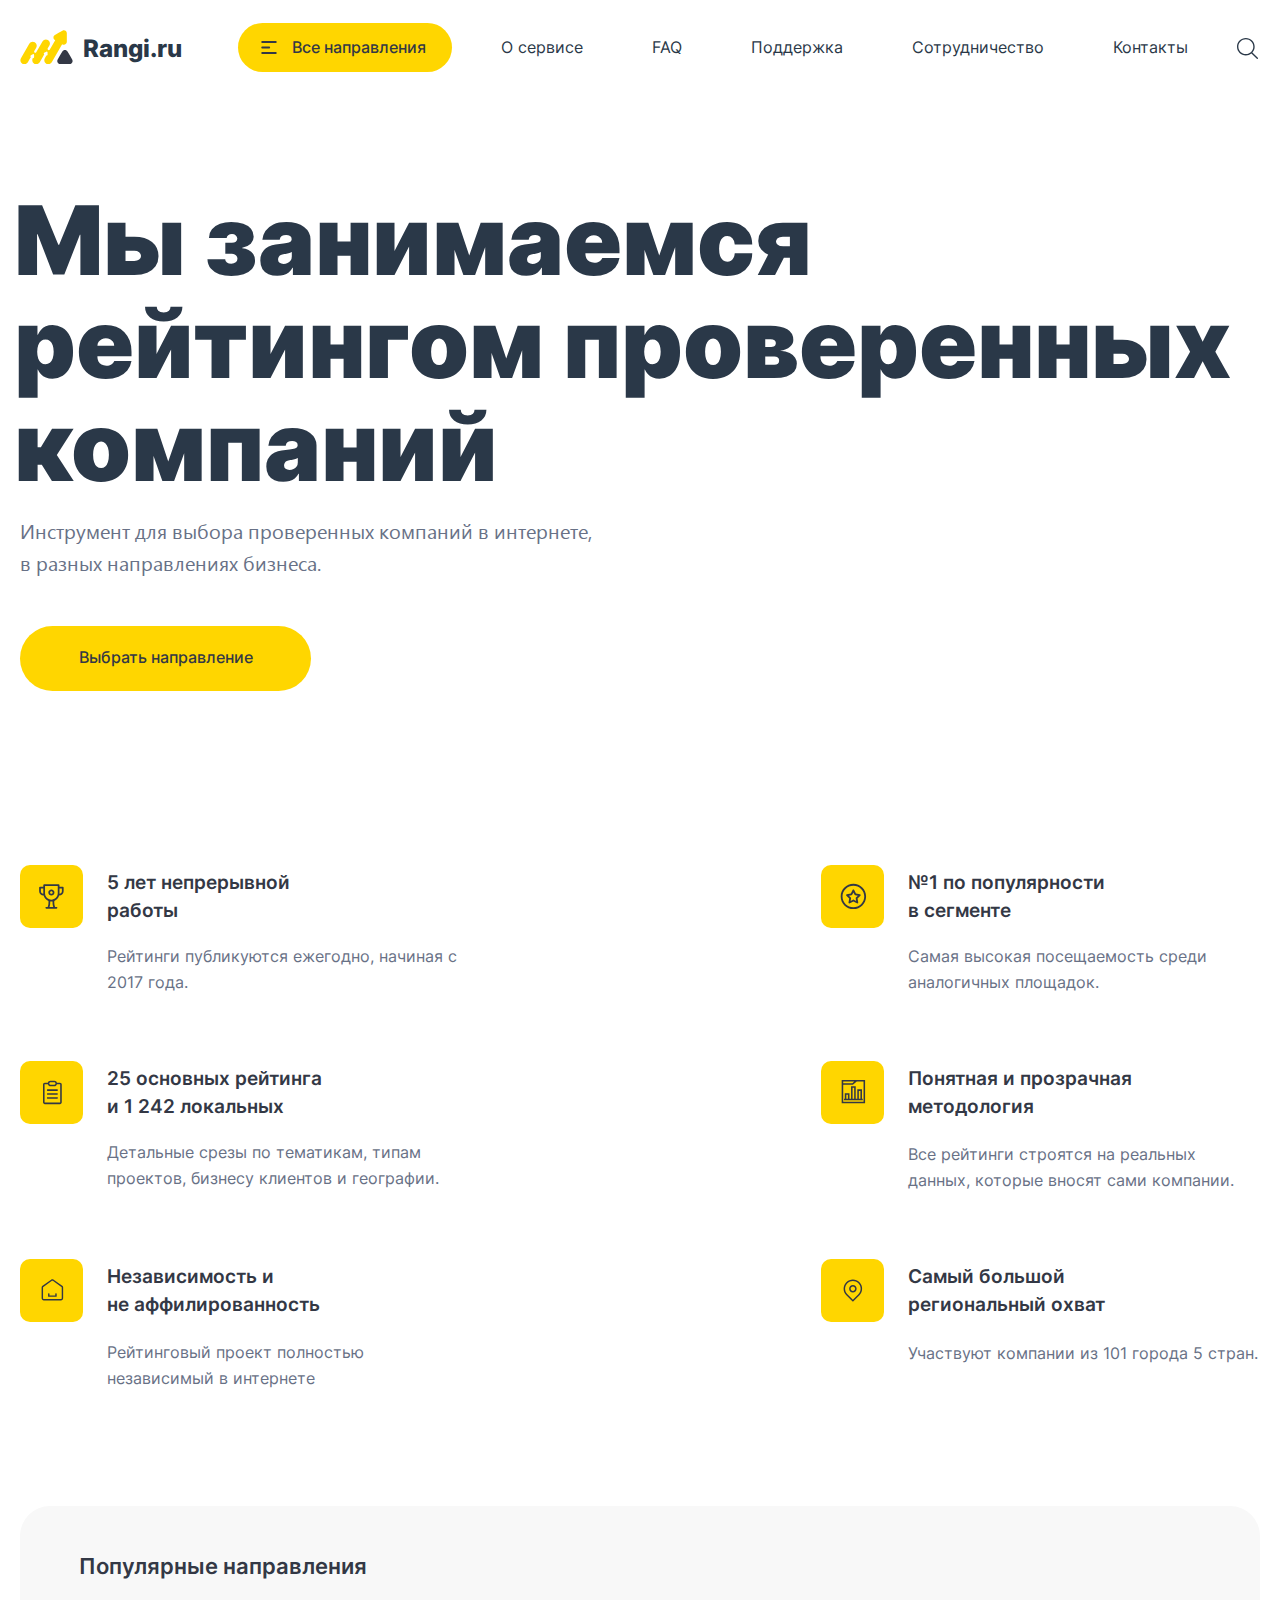
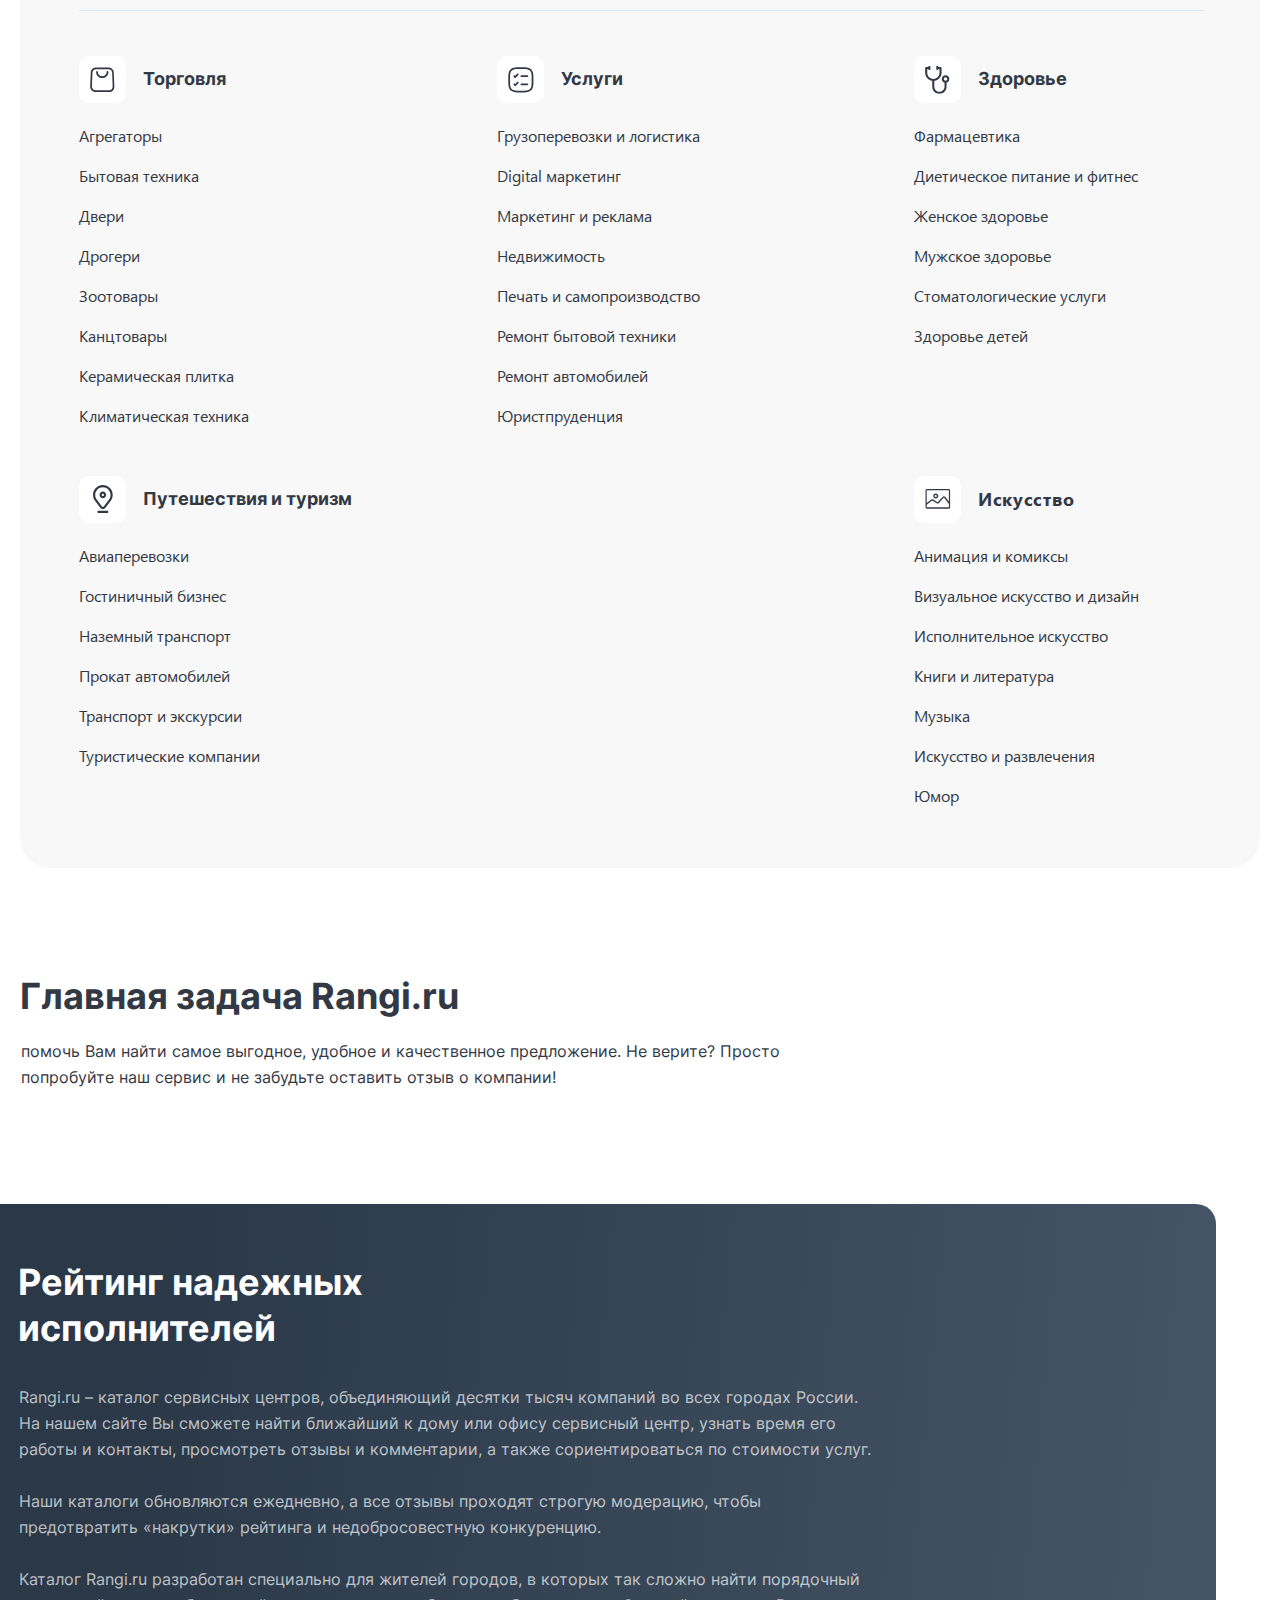
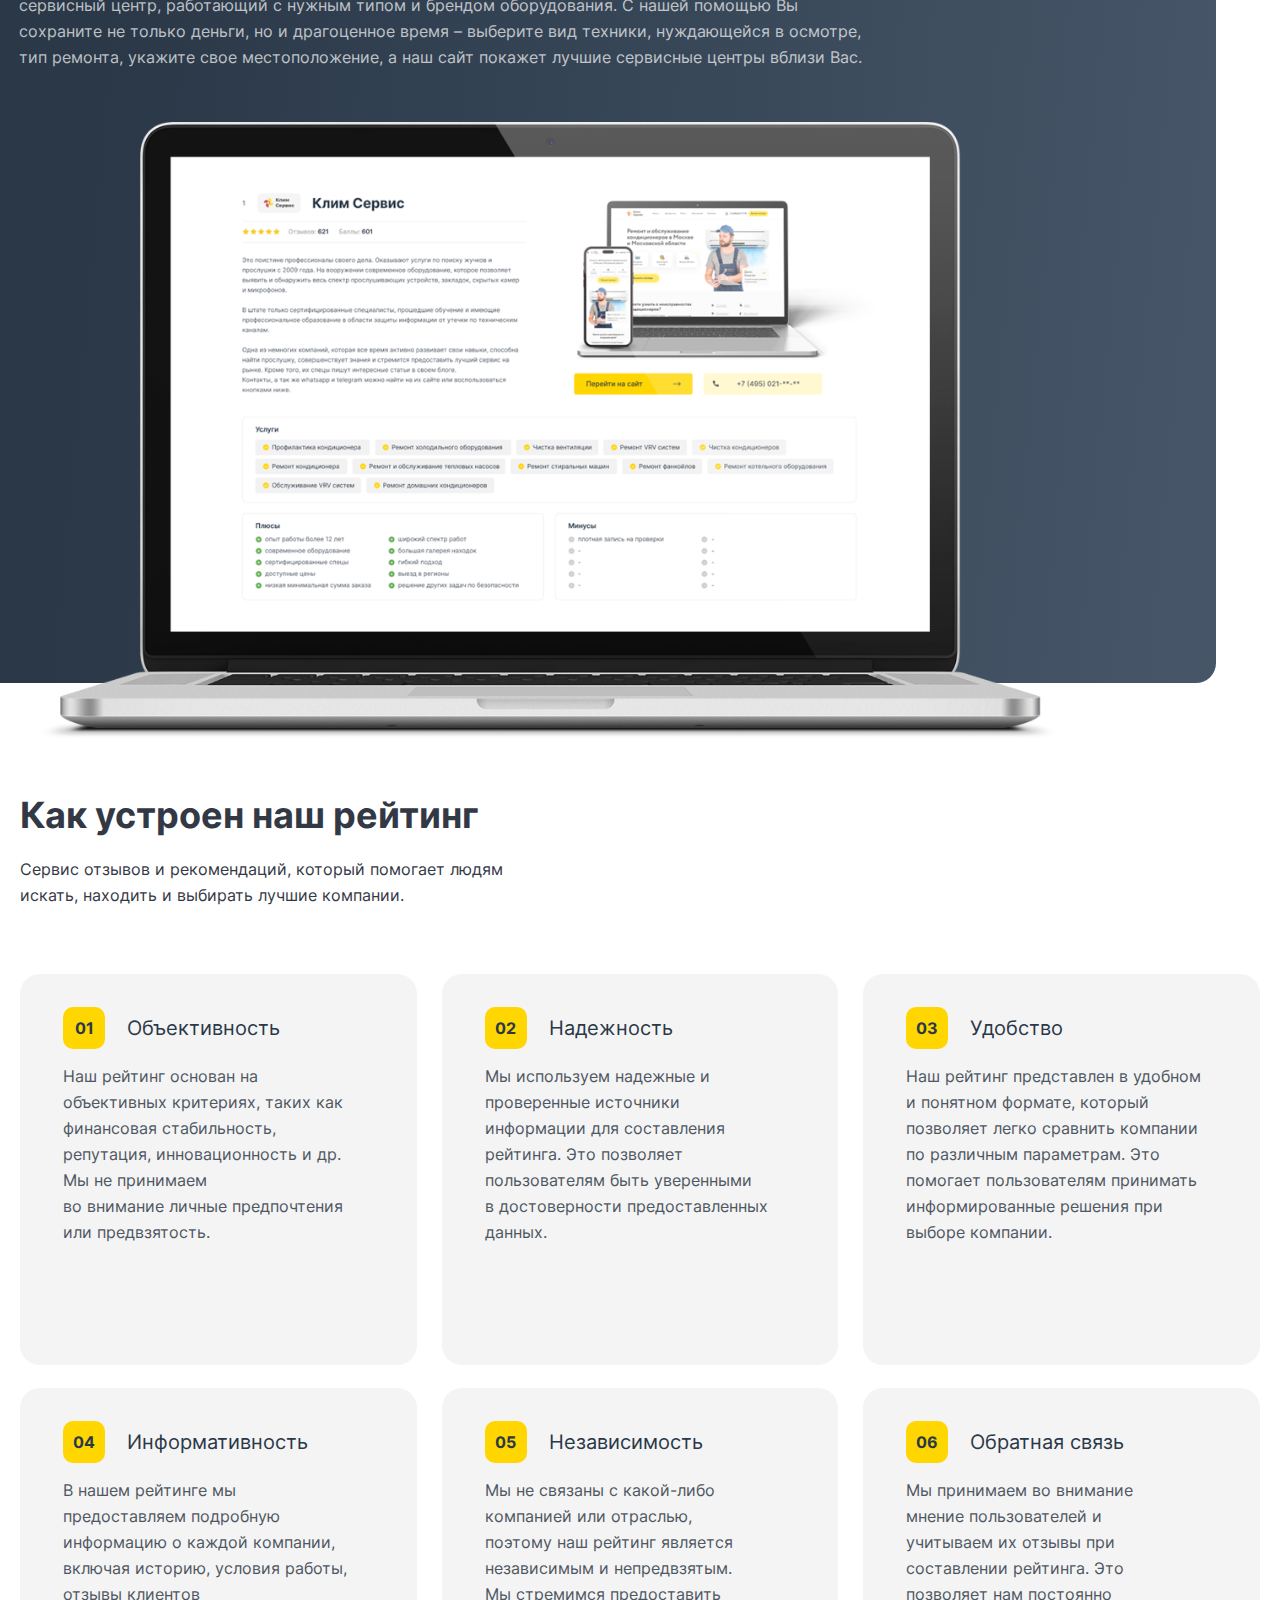
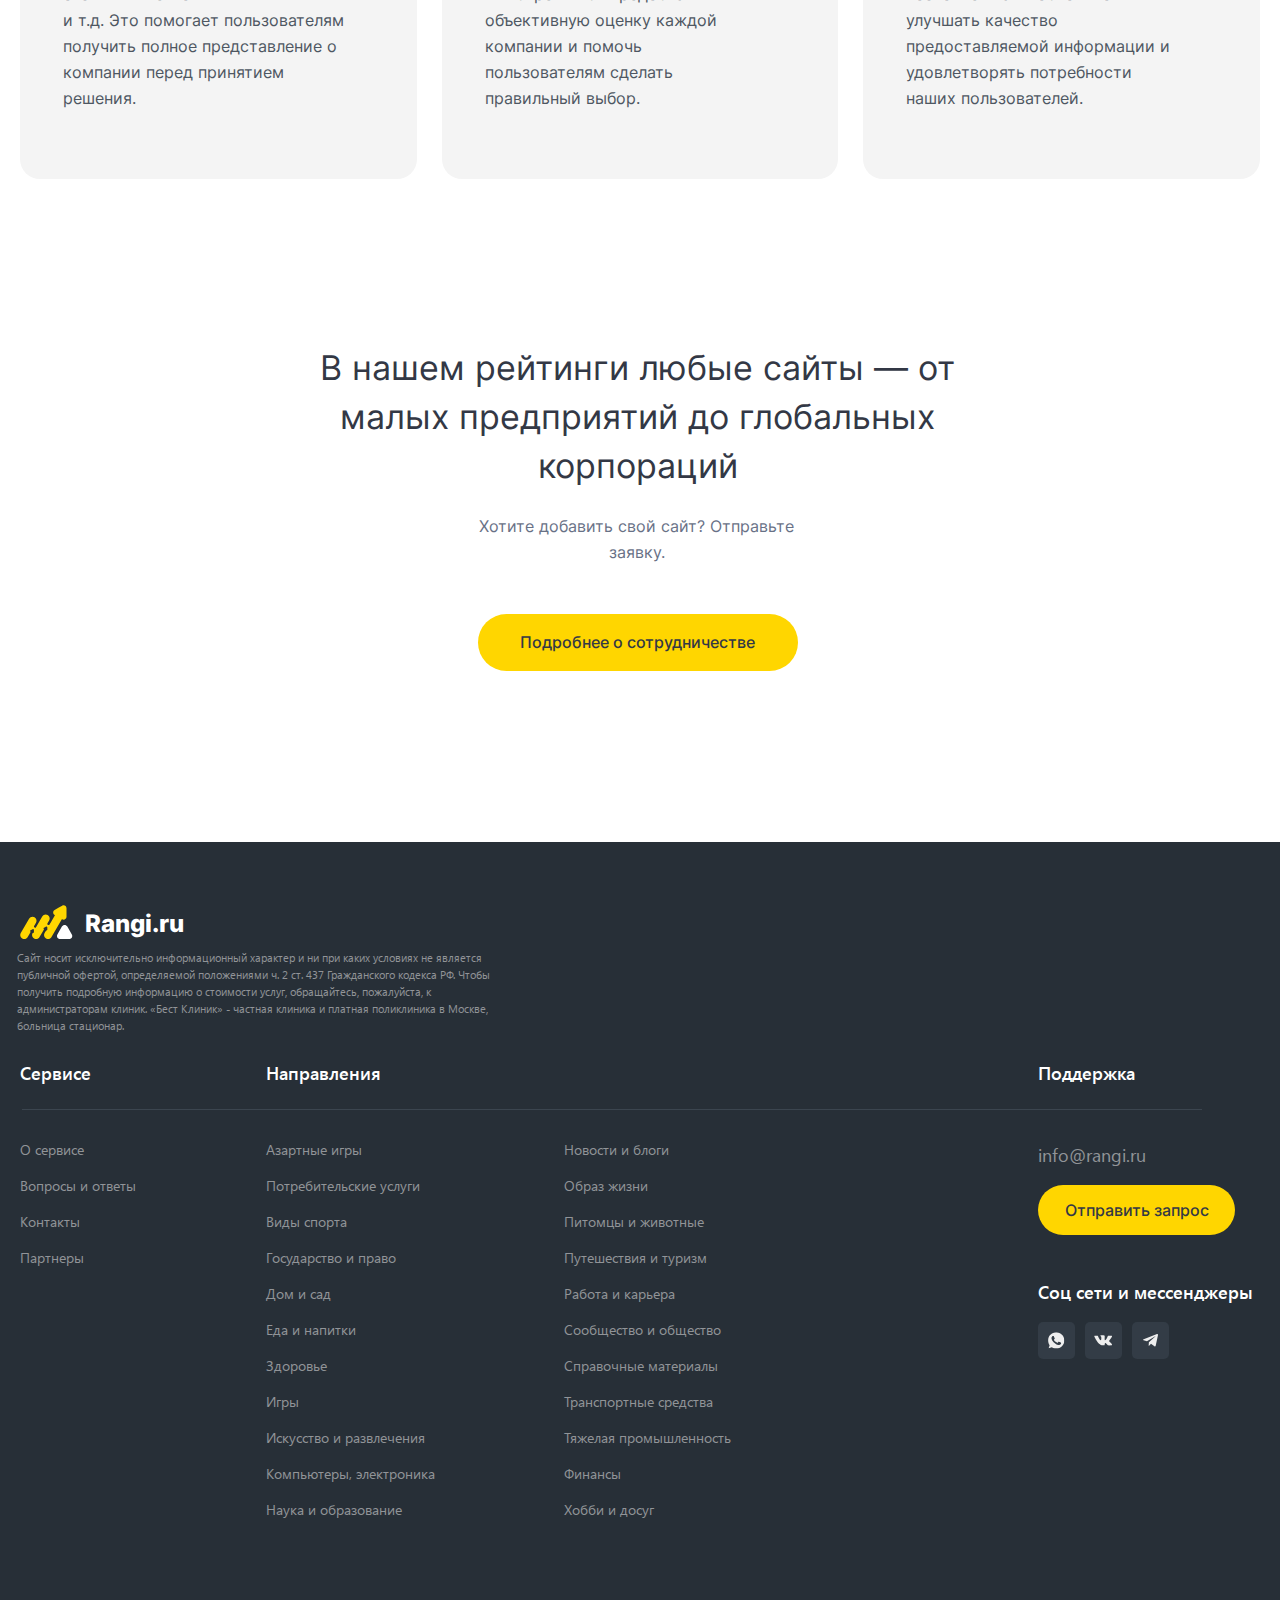
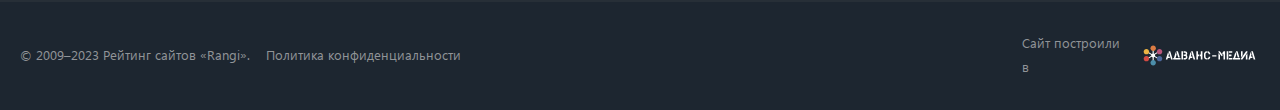
<file: docs/pages/main.html>
<!doctype html>
<html lang="en">
    <head>
        <meta charset="UTF-8">
        <meta name="viewport"
              content="width=device-width, user-scalable=no, initial-scale=1.0, maximum-scale=1.0, minimum-scale=1.0">
        <meta http-equiv="X-UA-Compatible" content="ie=edge">
        <title>Rangi.ru</title>
        <link rel="stylesheet" type="text/css" href="../styles/main.css">
        <script src="../js/script.js" type="text/javascript"></script>
    </head>
    <body>
        <header class="header">
            <div class="header-mobile__menu mobile">
                <svg width="23" height="17" viewBox="0 0 23 17" fill="none" xmlns="http://www.w3.org/2000/svg">
                    <path d="M22.2812 1.75H0.71875C0.528126 1.75 0.345309 1.67427 0.210517 1.53948C0.0757252 1.40469 0 1.22187 0 1.03125C0 0.840626 0.0757252 0.657809 0.210517 0.523017C0.345309 0.388225 0.528126 0.3125 0.71875 0.3125H22.2812C22.4719 0.3125 22.6547 0.388225 22.7895 0.523017C22.9243 0.657809 23 0.840626 23 1.03125C23 1.22187 22.9243 1.40469 22.7895 1.53948C22.6547 1.67427 22.4719 1.75 22.2812 1.75Z"
                          fill="#333845"/>
                    <path d="M22.2812 8.9375H0.71875C0.528126 8.9375 0.345309 8.86178 0.210517 8.72698C0.0757252 8.59219 0 8.40937 0 8.21875C0 8.02813 0.0757252 7.84531 0.210517 7.71052C0.345309 7.57572 0.528126 7.5 0.71875 7.5H22.2812C22.4719 7.5 22.6547 7.57572 22.7895 7.71052C22.9243 7.84531 23 8.02813 23 8.21875C23 8.40937 22.9243 8.59219 22.7895 8.72698C22.6547 8.86178 22.4719 8.9375 22.2812 8.9375Z"
                          fill="#333845"/>
                    <path d="M22.2812 16.125H0.71875C0.528126 16.125 0.345309 16.0493 0.210517 15.9145C0.0757252 15.7797 0 15.5969 0 15.4062C0 15.2156 0.0757252 15.0328 0.210517 14.898C0.345309 14.7632 0.528126 14.6875 0.71875 14.6875H22.2812C22.4719 14.6875 22.6547 14.7632 22.7895 14.898C22.9243 15.0328 23 15.2156 23 15.4062C23 15.5969 22.9243 15.7797 22.7895 15.9145C22.6547 16.0493 22.4719 16.125 22.2812 16.125Z"
                          fill="#333845"/>
                </svg>
            </div>
            <div class="header__logo logo">
                <span class="logo__image">
                    <svg width="53" height="34.48" viewBox="0 0 53 35" fill="none" xmlns="http://www.w3.org/2000/svg">
        <path d="M42.6779 0.662093L38.8614 2.86562L35.0449 5.06914C33.0605 6.21476 33.0605 9.07938 35.0449 10.2254L35.3392 10.3953L31.3929 17.2308L30.963 17.9757L30.6024 18.6002L29.8883 19.837C29.5519 20.4201 28.8062 20.6197 28.2231 20.2833C27.6399 19.9465 27.4404 19.2013 27.7768 18.6181L29.2814 16.0119C29.2821 16.0104 29.2845 16.0119 29.286 16.0108L29.4482 15.7301C30.5712 13.785 29.9047 11.2977 27.9596 10.1747C26.0145 9.0517 23.5272 9.71826 22.4042 11.6633L16.512 21.869L16.1058 22.5722C15.787 23.1242 15.081 23.3136 14.5291 22.9948C13.9771 22.6759 13.7881 21.97 14.1066 21.418L15.1992 19.5256L16.045 18.0607C17.168 16.1156 16.5015 13.6283 14.5564 12.5053C12.6113 11.3823 10.124 12.0489 9.00099 13.9939L0.545495 28.6394C-0.577512 30.5845 0.0890419 33.0718 2.03413 34.1948C3.97922 35.3178 6.46652 34.6513 7.58953 32.7062L9.40248 29.5664L10.6752 27.3621L10.5154 27.2697C9.95677 26.9473 9.95677 26.1408 10.5154 25.8185L11.5896 25.1983L12.6639 24.5781C13.2225 24.2558 13.9206 24.6588 13.9206 25.3039V26.5443V27.7846C13.9206 28.4254 13.2318 28.8257 12.6752 28.5151L12.3879 29.0128L12.4082 29.0245C11.5729 30.9018 12.2729 33.1451 14.0921 34.1952C16.0372 35.3182 18.5245 34.6517 19.6475 32.7066L22.8583 27.1457L24.2643 24.7106L24.1852 24.665C23.6266 24.3427 23.6266 23.5362 24.1852 23.2138L25.2594 22.5937L26.3337 21.9735C26.8923 21.6511 27.5904 22.0542 27.5904 22.6993V23.9396V25.18C27.5904 25.8091 26.9266 26.2028 26.3758 25.9229L24.8069 28.6402C23.6839 30.5853 24.3504 33.0726 26.2955 34.1956C28.2406 35.3186 30.7279 34.652 31.8509 32.707L42.384 14.4633L42.6783 14.6332C44.6628 15.7788 47.1438 14.3467 47.1438 12.0551V7.64726V3.24021C47.1431 0.948594 44.6624 -0.483522 42.6779 0.662093Z"
              fill="#FFD600"/>
        <path d="M42.4351 22.0055C43.6695 19.867 46.7563 19.867 47.9908 22.0055L50.2782 25.967L52.5655 29.9285C53.8 32.0669 52.2568 34.7401 49.7878 34.7401H45.2135H40.6393C38.1699 34.7401 36.6267 32.0673 37.8616 29.9285L40.1485 25.967L42.4351 22.0055Z"
              fill="#333845"/>
        </svg>
                </span>
                <span class="logo__text">
                    Rangi.ru
                </span>
            </div>
            <div class="header__menu yellow-button dropbtn">
                <a href="#">Все направления</a>
                <span class="dropdown-links">
                    <span class="dropdown-links-wrapper">
                        <a href="" class="dropdown-link">
                            Все направления
                        </a>
                        <a href="" class="dropdown-link">
                            Все направления
                        </a>
                        <a href="" class="dropdown-link">
                            Все направления
                        </a>
                    </span>
                </span>
            </div>
            <nav class="header__nav">
                <ul class="header__nav-items">
                    <li class="header__nav-item"><a href="#">О сервисе</a></li>
                    <li class="header__nav-item"><a href="#">FAQ</a></li>
                    <li class="header__nav-item dropbtn">
                        <a href="#">Поддержка</a>
                        <span class="dropdown-links">
                            <span class="dropdown-links-title">Мы на связи с 09:00 до 21:00 мск</span>
                            <span class="dropdown-links-wrapper">
                                <a href="" class="dropdown-link whatsapp">
                                    <svg width="25" height="25" viewBox="0 0 25 25" fill="none" xmlns="http://www.w3.org/2000/svg">
                                        <g clip-path="url(#clip0_56_114)">
                                        <path d="M12.8368 0.30426H12.8308C6.17078 0.30426 0.754883 5.72166 0.754883 12.3832C0.754883 15.0255 1.60645 17.4745 3.05441 19.463L1.54907 23.9503L6.19191 22.4661C8.10189 23.7314 10.3803 24.4621 12.8368 24.4621C19.4969 24.4621 24.9128 19.0432 24.9128 12.3832C24.9128 5.72317 19.4969 0.30426 12.8368 0.30426ZM19.8653 17.3612C19.5739 18.1841 18.4173 18.8666 17.4948 19.0659C16.8637 19.2002 16.0393 19.3074 13.2641 18.1569C9.71443 16.6863 7.42849 13.0792 7.25033 12.8452C7.07971 12.6112 5.81596 10.9352 5.81596 9.20191C5.81596 7.46858 6.69621 6.62456 7.05103 6.26219C7.34243 5.96475 7.82408 5.82886 8.2861 5.82886C8.43557 5.82886 8.56995 5.83641 8.69074 5.84245C9.04556 5.85755 9.22373 5.87869 9.45775 6.43885C9.74916 7.14094 10.4588 8.87426 10.5433 9.05243C10.6294 9.23059 10.7155 9.47217 10.5947 9.7062C10.4814 9.94778 10.3818 10.055 10.2036 10.2603C10.0255 10.4657 9.85636 10.6227 9.67819 10.8431C9.51513 11.0349 9.33093 11.2402 9.53627 11.595C9.74161 11.9423 10.4512 13.1004 11.4961 14.0305C12.8444 15.2308 13.9375 15.6143 14.3286 15.7774C14.62 15.8982 14.9673 15.8695 15.1801 15.643C15.4504 15.3516 15.7841 14.8684 16.1238 14.3928C16.3654 14.0516 16.6704 14.0093 16.9905 14.1301C17.3166 14.2433 19.0424 15.0964 19.3972 15.2731C19.752 15.4512 19.9861 15.5358 20.0721 15.6853C20.1567 15.8347 20.1567 16.5368 19.8653 17.3612Z" fill="white"/>
                                        </g>
                                        <defs>
                                        <clipPath id="clip0_56_114">
                                        <rect width="24.1579" height="24.1579" fill="white" transform="translate(0.754883 0.30426)"/>
                                        </clipPath>
                                        </defs>
                                        </svg>
                                    WhatsApp
                                </a>
                                <a href="" class="dropdown-link telegram">
                                    <svg width="21" height="21" viewBox="0 0 21 21" fill="none" xmlns="http://www.w3.org/2000/svg">
                                        <g clip-path="url(#clip0_56_109)">
                                        <path d="M8.37648 13.1509L8.04636 17.7941C8.51867 17.7941 8.72322 17.5912 8.96852 17.3476L11.1829 15.2314L15.7712 18.5916C16.6127 19.0605 17.2056 18.8136 17.4326 17.8174L20.4443 3.70484L20.4452 3.70401C20.7121 2.46006 19.9953 1.97362 19.1754 2.27879L1.47236 9.05651C0.264161 9.52549 0.282454 10.199 1.26697 10.5042L5.79294 11.912L16.3059 5.33379C16.8006 5.00617 17.2505 5.18745 16.8804 5.51507L8.37648 13.1509Z" fill="white"/>
                                        </g>
                                        <defs>
                                        <clipPath id="clip0_56_109">
                                        <rect width="19.9565" height="19.9565" fill="white" transform="translate(0.545898 0.527618)"/>
                                        </clipPath>
                                        </defs>
                                    </svg>
                                    Telegram
                                </a>
                            </span>
                            <span class="dropdown-links-phone-mail">
                                <a href="tel:+74951234567" class="dropdown-link whatsapp">
                                    <svg width="15" height="14" viewBox="0 0 15 14" fill="none" xmlns="http://www.w3.org/2000/svg">
                                        <g clip-path="url(#clip0_56_102)">
                                        <path d="M13.4548 8.67887C12.5976 8.67887 11.756 8.55226 10.9585 8.30335C10.5677 8.17746 10.0873 8.29295 9.84879 8.5243L8.27463 9.64661C6.44905 8.72625 5.32453 7.66455 4.36334 5.95334L5.5167 4.50537C5.81635 4.22274 5.92383 3.80989 5.79506 3.42252C5.53037 2.66535 5.39591 1.87088 5.39591 1.06101C5.39595 0.475966 4.89198 0 4.27256 0H1.70152C1.08209 0 0.578125 0.475966 0.578125 1.06098C0.578125 7.76678 6.35451 13.2222 13.4548 13.2222C14.0742 13.2222 14.5782 12.7463 14.5782 12.1612V9.73982C14.5781 9.15484 14.0742 8.67887 13.4548 8.67887Z" fill="#2A3848"/>
                                        </g>
                                        <defs>
                                        <clipPath id="clip0_56_102">
                                        <rect width="14" height="13.2222" fill="white" transform="translate(0.578125)"/>
                                        </clipPath>
                                        </defs>
                                    </svg>
                                    +7 (495) 123-45-67
                                </a>
                                <a href="mailto:hello@trevelme.ru" class="dropdown-link telegram">
                                    <svg width="13" height="11" viewBox="0 0 13 11" fill="none" xmlns="http://www.w3.org/2000/svg">
                                        <g clip-path="url(#clip0_56_97)">
                                        <path d="M7.58099 6.7395C7.28245 6.92194 6.93566 7.01839 6.57812 7.01839C6.22061 7.01839 5.87383 6.92194 5.57528 6.7395L0.658023 3.73441C0.630742 3.71774 0.604164 3.70036 0.578125 3.68249V8.60664C0.578125 9.17121 1.07793 9.61926 1.6828 9.61926H11.4734C12.0893 9.61926 12.5781 9.16111 12.5781 8.60664V3.68246C12.552 3.70038 12.5254 3.71781 12.498 3.7345L7.58099 6.7395Z" fill="#2A3848"/>
                                        <path d="M1.04805 3.19811L5.9653 6.20322C6.15145 6.31698 6.36477 6.37385 6.5781 6.37385C6.79145 6.37385 7.0048 6.31696 7.19095 6.20322L12.1082 3.19811C12.4025 3.0184 12.5781 2.71762 12.5781 2.39299C12.5781 1.8348 12.0827 1.38071 11.4738 1.38071H1.68243C1.07352 1.38073 0.578125 1.83482 0.578125 2.39352C0.578125 2.71762 0.753812 3.0184 1.04805 3.19811Z" fill="#2A3848"/>
                                        </g>
                                        <defs>
                                        <clipPath id="clip0_56_97">
                                        <rect width="12" height="11" fill="white" transform="translate(0.578125)"/>
                                        </clipPath>
                                        </defs>
                                    </svg>
                                    hello@trevelme.ru
                                </a>
                            </span>
                        </span>
                    </li>
                    <li class="header__nav-item"><a href="#">Сотрудничество</a></li>
                    <li class="header__nav-item"><a href="#">Контакты</a></li>
                </ul>
            </nav>
            <div class="header__search">
                <input id="header-search" type="search">
                <span class="header__search-icon">
                    <svg width="21" height="21" viewBox="0 0 21 21" fill="none" xmlns="http://www.w3.org/2000/svg">
                        <path d="M20.8012 19.8575L15.3793 14.5223C16.7992 12.9797 17.6715 10.9396 17.6715 8.69472C17.6708 3.89245 13.7154 0 8.83565 0C3.95594 0 0.000457764 3.89245 0.000457764 8.69472C0.000457764 13.497 3.95594 17.3894 8.83565 17.3894C10.944 17.3894 12.8778 16.6602 14.3967 15.4478L19.8396 20.804C20.1048 21.0653 20.5354 21.0653 20.8006 20.804C21.0664 20.5428 21.0664 20.1188 20.8012 19.8575ZM8.83565 16.0517C4.70689 16.0517 1.35988 12.7579 1.35988 8.69472C1.35988 4.63156 4.70689 1.33773 8.83565 1.33773C12.9645 1.33773 16.3114 4.63156 16.3114 8.69472C16.3114 12.7579 12.9645 16.0517 8.83565 16.0517Z"
                              fill="#2A3848"/>
                    </svg>
                </span>
            </div>
        </header>
        <main>
            <div class="main-block">
                <h1 class="main-block__title">
                    Мы занимаемся рейтингом проверенных компаний
                </h1>
                <p class="main-block__subtitle">
                    Инструмент для выбора проверенных компаний в интернете, в разных направлениях бизнеса.
                </p>
                <div class="main-block__choose-connection yellow-button">
                    <a href="#">Выбрать направление</a></div>
            </div>
            <div class="advantages-block">
                <div class="advantages-block__item">
                    <div class="advantages-block__item-img">
                        <svg width="29" height="29" viewBox="0 0 29 29" fill="none" xmlns="http://www.w3.org/2000/svg">
                            <path d="M6.51111 13.5978H6.58986C7.28111 16.0387 9.10977 18.0088 11.4549 18.9154C11.4547 18.9154 11.455 18.9155 11.4549 18.9154C11.5087 19.8158 11.5112 20.7232 11.4458 21.6176C11.3364 23.1006 11.0783 23.7999 10.7528 24.6853C10.7244 24.7619 10.6943 24.8515 10.6654 24.9305H9.21556C8.73195 24.9305 8.34056 25.3209 8.34056 25.8023C8.34056 26.2836 8.73195 26.674 9.21556 26.674H11.2834H17.4888H19.5567C20.0403 26.674 20.4317 26.2836 20.4317 25.8023C20.4317 25.3209 20.0403 24.9305 19.5567 24.9305H18.1068C18.0779 24.8516 18.0478 24.7619 18.0195 24.6853C17.6939 23.7999 17.4358 23.1005 17.3265 21.618C17.261 20.7231 17.2631 19.8159 17.3169 18.9155C17.3167 18.9155 17.3171 18.9155 17.3169 18.9155C19.662 18.0089 21.4911 16.0387 22.1824 13.5978H22.2611C24.6761 13.5978 26.6361 11.6451 26.6361 9.23905V5.51669C26.6361 5.02851 26.2424 4.64495 25.7611 4.64495H22.4974V3.13682C22.4974 2.65736 22.1124 2.26508 21.6224 2.26508H7.14986C6.65986 2.26508 6.27486 2.65736 6.27486 3.13682V4.64495H3.01111C2.52986 4.64495 2.13611 5.02851 2.13611 5.51669V9.23905C2.13611 11.6451 4.09611 13.5978 6.51111 13.5978ZM15.5815 21.7453C15.6927 23.2521 15.9541 24.115 16.2471 24.9305H12.525C12.8181 24.115 13.0796 23.2521 13.1906 21.7449C13.2479 20.96 13.2484 20.1669 13.2213 19.3756C13.2246 19.376 13.2277 19.377 13.231 19.3775C13.6073 19.4385 13.9923 19.4646 14.386 19.4646C14.7798 19.4646 15.1648 19.4385 15.541 19.3775C15.5443 19.377 15.5474 19.376 15.5507 19.3756C15.5237 20.1669 15.5242 20.9602 15.5815 21.7453ZM24.8861 6.38844V9.23905C24.8861 10.599 23.8361 11.7235 22.4974 11.8456V11.3748V6.38844H24.8861ZM8.02486 4.00857H20.7474V5.51669V11.3748C20.7474 14.8705 17.8949 17.7212 14.3861 17.7212C10.8774 17.7212 8.02486 14.8705 8.02486 11.3748V5.51669V4.00857ZM3.88611 6.38844H6.27486V11.3748V11.8456C4.93611 11.7235 3.88611 10.599 3.88611 9.23905V6.38844Z"
                                  fill="#333845"/>
                            <path d="M14.3861 13.5978C16.0749 13.5978 17.4486 12.2291 17.4486 10.5467C17.4486 8.86419 16.0749 7.49554 14.3861 7.49554C12.6974 7.49554 11.3236 8.86419 11.3236 10.5467C11.3236 12.2291 12.6974 13.5978 14.3861 13.5978ZM14.3861 9.23904C15.1124 9.23904 15.6986 9.82311 15.6986 10.5467C15.6986 11.2702 15.1124 11.8543 14.3861 11.8543C13.6599 11.8543 13.0736 11.2702 13.0736 10.5467C13.0736 9.82311 13.6599 9.23904 14.3861 9.23904Z"
                                  fill="#333845"/>
                        </svg>
                    </div>
                    <div>
                        <p class="advantages-block__item-text-title">5 лет непрерывной работы</p>
                        <p class="advantages-block__item-text-subtitle">Рейтинги публикуются ежегодно, начиная с 2017 года.</p>
                    </div>
                </div>
                <div class="advantages-block__item">
                    <div class="advantages-block__item-img">
                        <svg width="30" height="29" viewBox="0 0 30 29" fill="none" xmlns="http://www.w3.org/2000/svg">
                            <path d="M15.3861 1.8291C8.38986 1.8291 2.69861 7.4992 2.69861 14.4694C2.69861 21.4397 8.38986 27.1098 15.3861 27.1098C22.3824 27.1098 28.0736 21.4397 28.0736 14.4694C28.0736 7.4992 22.3824 1.8291 15.3861 1.8291ZM15.3861 25.304C9.38673 25.304 4.51111 20.4465 4.51111 14.4694C4.51111 8.49236 9.38673 3.63486 15.3861 3.63486C21.3855 3.63486 26.2611 8.49236 26.2611 14.4694C26.2611 20.4465 21.3855 25.304 15.3861 25.304Z"
                                  fill="#333845"/>
                            <path d="M21.9292 12.14L17.9689 11.5712L16.2017 7.99578C15.8936 7.38182 14.8786 7.38182 14.5705 7.99578L12.8033 11.5712L8.84296 12.14C8.50756 12.1942 8.21765 12.4289 8.11796 12.754C8.00921 13.079 8.09984 13.4402 8.34453 13.6839L11.2083 16.4648L10.5286 20.3923C10.4742 20.7264 10.6102 21.0695 10.8911 21.2772C11.172 21.4758 11.5436 21.5029 11.8427 21.3404L15.3861 19.4895L18.9295 21.3404C19.0564 21.4126 19.2014 21.4487 19.3464 21.4487C19.5367 21.4487 19.727 21.3855 19.8811 21.2772C20.162 21.0695 20.298 20.7264 20.2436 20.3923L19.5639 16.4648L22.4276 13.6839C22.6723 13.4402 22.763 13.079 22.6542 12.754C22.5545 12.4289 22.2645 12.1942 21.9292 12.14ZM17.9598 15.4987C17.7422 15.7064 17.6517 16.0043 17.697 16.3023L18.1411 18.8936L15.803 17.6656C15.6761 17.6024 15.5311 17.5663 15.3861 17.5663C15.2411 17.5663 15.0961 17.6024 14.9692 17.6656L12.6311 18.8936L13.0752 16.3023C13.1205 16.0043 13.0298 15.7064 12.8123 15.4987L10.9273 13.6659L13.5373 13.2867C13.8273 13.2415 14.0902 13.0609 14.217 12.7901L15.3861 10.4336L16.5552 12.7901C16.682 13.0609 16.9448 13.2415 17.2348 13.2867L19.8448 13.6659L17.9598 15.4987Z"
                                  fill="#333845"/>
                        </svg>
                    </div>
                    <div>
                        <p class="advantages-block__item-text-title">№1 по популярности в сегменте</p>
                        <p class="advantages-block__item-text-subtitle">Самая высокая посещаемость среди аналогичных
                            площадок.</p>
                    </div>
                </div>
                <div class="advantages-block__item">
                    <div class="advantages-block__item-img">
                        <svg width="26" height="25" viewBox="0 0 26 25" fill="none" xmlns="http://www.w3.org/2000/svg">
                            <g clip-path="url(#clip0_49_3357)">
                                <path d="M20.9729 2.74021H17.9464C17.7795 2.17979 17.4357 1.68787 16.9661 1.33737C16.4966 0.986875 15.9261 0.796456 15.3394 0.794342H11.4331C10.8464 0.796456 10.2759 0.986875 9.80631 1.33737C9.33673 1.68787 8.99299 2.17979 8.82607 2.74021H5.79951C5.32542 2.74082 4.87092 2.92873 4.53569 3.26272C4.20046 3.5967 4.01185 4.04951 4.01123 4.52184V22.3631C4.01185 22.8354 4.20046 23.2882 4.53569 23.6222C4.87092 23.9562 5.32542 24.1441 5.79951 24.1447H20.9729C21.447 24.1441 21.9015 23.9562 22.2368 23.6222C22.572 23.2882 22.7606 22.8354 22.7612 22.3631V4.52184C22.7606 4.04951 22.572 3.5967 22.2368 3.26272C21.9015 2.92873 21.447 2.74082 20.9729 2.74021ZM11.4331 2.35103H15.3394C15.6502 2.35103 15.9482 2.47404 16.168 2.69299C16.3878 2.91194 16.5112 3.20891 16.5112 3.51855C16.5112 3.8282 16.3878 4.12516 16.168 4.34411C15.9482 4.56306 15.6502 4.68607 15.3394 4.68607H11.4331C11.1223 4.68607 10.8242 4.56306 10.6045 4.34411C10.3847 4.12516 10.2612 3.8282 10.2612 3.51855C10.2612 3.20891 10.3847 2.91194 10.6045 2.69299C10.8242 2.47404 11.1223 2.35103 11.4331 2.35103ZM21.1987 22.3631C21.1985 22.4227 21.1747 22.4798 21.1324 22.5219C21.0901 22.5641 21.0328 22.5878 20.9729 22.588H5.79951C5.73969 22.5878 5.68239 22.5641 5.64009 22.5219C5.59779 22.4798 5.57394 22.4227 5.57373 22.3631V4.52184C5.57394 4.46224 5.59779 4.40515 5.64009 4.36301C5.68239 4.32087 5.73969 4.2971 5.79951 4.2969H8.82607C8.99299 4.85732 9.33673 5.34924 9.80631 5.69973C10.2759 6.05023 10.8464 6.24065 11.4331 6.24276H15.3394C15.9261 6.24065 16.4966 6.05023 16.9661 5.69973C17.4357 5.34924 17.7795 4.85732 17.9464 4.2969H20.9729C21.0328 4.2971 21.0901 4.32087 21.1324 4.36301C21.1747 4.40515 21.1985 4.46224 21.1987 4.52184V22.3631Z"
                                      fill="#333845"/>
                                <path d="M18.0737 17.1396H8.69873C8.49153 17.1396 8.29282 17.2216 8.1463 17.3676C7.99979 17.5135 7.91748 17.7115 7.91748 17.9179C7.91748 18.1244 7.99979 18.3223 8.1463 18.4683C8.29282 18.6143 8.49153 18.6963 8.69873 18.6963H18.0737C18.2809 18.6963 18.4796 18.6143 18.6262 18.4683C18.7727 18.3223 18.855 18.1244 18.855 17.9179C18.855 17.7115 18.7727 17.5135 18.6262 17.3676C18.4796 17.2216 18.2809 17.1396 18.0737 17.1396Z"
                                      fill="#333845"/>
                                <path d="M18.0737 13.2479H8.69873C8.49153 13.2479 8.29282 13.3299 8.1463 13.4758C7.99979 13.6218 7.91748 13.8198 7.91748 14.0262C7.91748 14.2326 7.99979 14.4306 8.1463 14.5766C8.29282 14.7226 8.49153 14.8046 8.69873 14.8046H18.0737C18.2809 14.8046 18.4796 14.7226 18.6262 14.5766C18.7727 14.4306 18.855 14.2326 18.855 14.0262C18.855 13.8198 18.7727 13.6218 18.6262 13.4758C18.4796 13.3299 18.2809 13.2479 18.0737 13.2479Z"
                                      fill="#333845"/>
                                <path d="M18.0737 9.35614H8.69873C8.49153 9.35614 8.29282 9.43814 8.1463 9.58411C7.99979 9.73008 7.91748 9.92806 7.91748 10.1345C7.91748 10.3409 7.99979 10.5389 8.1463 10.6849C8.29282 10.8308 8.49153 10.9128 8.69873 10.9128H18.0737C18.2809 10.9128 18.4796 10.8308 18.6262 10.6849C18.7727 10.5389 18.855 10.3409 18.855 10.1345C18.855 9.92806 18.7727 9.73008 18.6262 9.58411C18.4796 9.43814 18.2809 9.35614 18.0737 9.35614Z"
                                      fill="#333845"/>
                            </g>
                            <defs>
                                <clipPath id="clip0_49_3357">
                                    <rect width="25" height="24.9071" fill="white" transform="translate(0.88623 0.0159912)"/>
                                </clipPath>
                            </defs>
                        </svg>
                    </div>
                    <div>
                        <p class="advantages-block__item-text-title">25 основных рейтинга и 1 242 локальных</p>
                        <p class="advantages-block__item-text-subtitle">Детальные срезы по тематикам, типам проектов, бизнесу
                            клиентов и географии.</p>
                    </div>
                </div>
                <div class="advantages-block__item">
                    <div class="advantages-block__item-img">
                        <svg width="26" height="26" viewBox="0 0 26 26" fill="none" xmlns="http://www.w3.org/2000/svg">
                            <g clip-path="url(#clip0_49_3349)">
                                <path d="M1.66736 1.01373V24.3641H25.1049V1.01373H1.66736ZM14.2838 2.57042L12.3306 4.12712H3.22986V2.57042H14.2838ZM23.5424 22.8074H3.22986V5.68381H12.8791L16.7853 2.57042H23.5424V22.8074Z"
                                      fill="#333845"/>
                                <path d="M17.2924 10.3539V19.694H15.7299V7.24048H11.0424V19.694H9.47986V14.2456H4.79236V19.694H4.01111V21.2507H22.7611V19.694H21.9799V10.3539H17.2924ZM6.35486 19.694V15.8023H7.91736V19.694H6.35486ZM12.6049 19.694V8.79717H14.1674V19.694H12.6049ZM18.8549 19.694V11.9106H20.4174V19.694H18.8549Z"
                                      fill="#333845"/>
                            </g>
                            <defs>
                                <clipPath id="clip0_49_3349">
                                    <rect width="25" height="24.9071" fill="white" transform="translate(0.886108 0.235413)"/>
                                </clipPath>
                            </defs>
                        </svg>
                    </div>
                    <div>
                        <p class="advantages-block__item-text-title">Понятная и прозрачная методология</p>
                        <p class="advantages-block__item-text-subtitle">Все рейтинги строятся на реальных данных, которые вносят
                            сами компании.</p>
                    </div>
                </div>
                <div class="advantages-block__item">
                    <div class="advantages-block__item-img">
                        <svg width="24" height="24" viewBox="0 0 24 24" fill="none" xmlns="http://www.w3.org/2000/svg">
                            <g clip-path="url(#clip0_49_3341)">
                                <path d="M20.9745 22.43H3.79776C3.2164 22.4292 2.65907 22.1988 2.24799 21.7893C1.8369 21.3797 1.60562 20.8244 1.60486 20.2452V9.58069C1.60515 9.23293 1.68862 8.89024 1.84837 8.58103C2.00811 8.27183 2.23952 8.005 2.52342 7.80267L11.1118 1.69094C11.4836 1.42639 11.9292 1.28418 12.3861 1.28418C12.8431 1.28418 13.2886 1.42639 13.6605 1.69094L22.2488 7.80267C22.5327 8.005 22.7641 8.27183 22.9239 8.58103C23.0836 8.89024 23.1671 9.23293 23.1674 9.58069V20.2452C23.1666 20.8244 22.9353 21.3797 22.5242 21.7893C22.1131 22.1988 21.5558 22.4292 20.9745 22.43ZM12.3861 2.71637C12.2287 2.71633 12.0752 2.76514 11.947 2.856L3.35861 8.96773C3.26085 9.03739 3.18116 9.12927 3.12616 9.23575C3.07116 9.34222 3.04243 9.46023 3.04236 9.57997V20.2452C3.04255 20.4448 3.1222 20.6361 3.26382 20.7772C3.40545 20.9183 3.59748 20.9976 3.79776 20.9978H20.9759C21.1759 20.9973 21.3676 20.9178 21.5089 20.7767C21.6502 20.6356 21.7297 20.4445 21.7299 20.2452V9.58069C21.7298 9.46094 21.7011 9.34294 21.6461 9.23646C21.5911 9.12999 21.5114 9.03811 21.4136 8.96844L12.8253 2.85672C12.6972 2.76534 12.5436 2.71625 12.3861 2.71637Z"
                                      fill="#333845"/>
                                <path d="M15.9799 18.8496H8.79236C8.60173 18.8496 8.41892 18.7742 8.28413 18.6399C8.14933 18.5056 8.07361 18.3235 8.07361 18.1335V15.9853C8.07361 15.7954 8.14933 15.6133 8.28413 15.479C8.41892 15.3447 8.60173 15.2692 8.79236 15.2692C8.98298 15.2692 9.1658 15.3447 9.30059 15.479C9.43538 15.6133 9.51111 15.7954 9.51111 15.9853V17.4175H15.2611V15.9853C15.2611 15.7954 15.3368 15.6133 15.4716 15.479C15.6064 15.3447 15.7892 15.2692 15.9799 15.2692C16.1705 15.2692 16.3533 15.3447 16.4881 15.479C16.6229 15.6133 16.6986 15.7954 16.6986 15.9853V18.1335C16.6986 18.3235 16.6229 18.5056 16.4881 18.6399C16.3533 18.7742 16.1705 18.8496 15.9799 18.8496Z"
                                      fill="#333845"/>
                            </g>
                            <defs>
                                <clipPath id="clip0_49_3341">
                                    <rect width="23" height="22.9145" fill="white" transform="translate(0.886108 0.231567)"/>
                                </clipPath>
                            </defs>
                        </svg>
                    </div>
                    <div>
                        <p class="advantages-block__item-text-title">Независимость и <br>не аффилированность</p>
                        <p class="advantages-block__item-text-subtitle">Рейтинговый проект полностью независимый в интернете</p>
                    </div>
                </div>
                <div class="advantages-block__item">
                    <div class="advantages-block__item-img">
                        <svg width="25" height="25" viewBox="0 0 25 25" fill="none" xmlns="http://www.w3.org/2000/svg">
                            <path d="M12.8862 23.5576C12.6943 23.5576 12.5025 23.4846 12.356 23.3387L6.32928 17.3344C2.71368 13.7322 2.71368 7.87162 6.32928 4.26947C9.94451 0.666933 15.828 0.666933 19.4433 4.26947C23.0589 7.87162 23.0589 13.7322 19.4433 17.3344L13.4166 23.3387C13.27 23.4846 13.0782 23.5576 12.8862 23.5576ZM12.8862 3.06145C10.8959 3.06145 8.90516 3.81636 7.38978 5.3261C4.35941 8.34558 4.35941 13.2583 7.38978 16.2778L12.8862 21.7538L18.3827 16.2778C21.4131 13.2583 21.4131 8.34558 18.3827 5.3261C16.8673 3.81636 14.8766 3.06145 12.8862 3.06145Z"
                                  fill="#333845"/>
                            <path d="M12.8862 14.4849C10.8186 14.4849 9.13623 12.8087 9.13623 10.7488C9.13623 8.6889 10.8186 7.01276 12.8862 7.01276C14.9538 7.01276 16.6362 8.6889 16.6362 10.7488C16.6362 12.8087 14.9538 14.4849 12.8862 14.4849ZM12.8862 8.50718C11.6455 8.50718 10.6362 9.5127 10.6362 10.7488C10.6362 11.9849 11.6455 12.9905 12.8862 12.9905C14.127 12.9905 15.1362 11.9849 15.1362 10.7488C15.1362 9.5127 14.127 8.50718 12.8862 8.50718Z"
                                  fill="#333845"/>
                        </svg>
                    </div>
                    <div>
                        <p class="advantages-block__item-text-title">Самый большой региональный охват</p>
                        <p class="advantages-block__item-text-subtitle">Участвуют компании из 101 города 5 стран.</p>
                    </div>
                </div>
            </div>
            <div class="main-categories-block__wrapper">
                <div class="main-categories-block">
                    <h2 class="main-categories-block__title">Популярные направления</h2>
                    <div class="main-categories-block__items">
                        <div class="main-categories-block__item">
                            <div class="main-categories-block__item-title">
                            <span class="main-categories-block__item-title-icon">
                                <svg width="29" height="29" viewBox="0 0 29 29" fill="none" xmlns="http://www.w3.org/2000/svg">
        <path d="M21.0832 27.1002H7.43323C4.54573 27.1002 2.18323 24.7377 2.18323 21.8502V21.6752L2.70823 7.67522C2.79573 4.78772 5.15823 2.60022 7.95823 2.60022H20.5582C23.3582 2.60022 25.7207 4.78772 25.8082 7.67522L26.3332 21.6752C26.4207 23.0752 25.8957 24.3877 24.9332 25.4377C23.9707 26.4877 22.6582 27.1002 21.2582 27.1002C21.2582 27.1002 21.1707 27.1002 21.0832 27.1002ZM7.95823 4.35022C6.03323 4.35022 4.54573 5.83772 4.45823 7.67522L3.93323 21.8502C3.93323 23.7752 5.50823 25.3502 7.43323 25.3502H21.2582C22.2207 25.3502 23.0957 24.9127 23.7082 24.2127C24.3207 23.5127 24.6707 22.6377 24.6707 21.6752L24.1457 7.67522C24.0582 5.75022 22.5707 4.35022 20.6457 4.35022H7.95823Z"
              fill="#333845"/>
        <path d="M14.2582 13.1002C10.8457 13.1002 8.13318 10.3877 8.13318 6.97522C8.13318 6.45022 8.48318 6.10022 9.00818 6.10022C9.53318 6.10022 9.88318 6.45022 9.88318 6.97522C9.88318 9.42522 11.8082 11.3502 14.2582 11.3502C16.7082 11.3502 18.6332 9.42522 18.6332 6.97522C18.6332 6.45022 18.9832 6.10022 19.5082 6.10022C20.0332 6.10022 20.3832 6.45022 20.3832 6.97522C20.3832 10.3877 17.6707 13.1002 14.2582 13.1002Z"
              fill="#333845"/>
        </svg>
                            </span>
                                <span class="main-categories-block__item-title-text">Торговля</span>
                            </div>
                            <ul class="main-categories-block__item-list">
                                <li class="main-categories-block__item-list-elem"><a href="#">Агрегаторы</a></li>
                                <li class="main-categories-block__item-list-elem"><a href="#">Бытовая техника</a></li>
                                <li class="main-categories-block__item-list-elem"><a href="#">Двери</a></li>
                                <li class="main-categories-block__item-list-elem"><a href="#">Дрогери</a></li>
                                <li class="main-categories-block__item-list-elem"><a href="#">Зоотовары</a></li>
                                <li class="main-categories-block__item-list-elem"><a href="#">Канцтовары</a></li>
                                <li class="main-categories-block__item-list-elem"><a href="#">Керамическая плитка</a></li>
                                <li class="main-categories-block__item-list-elem"><a href="#">Климатическая техника</a></li>
                            </ul>
                        </div>
                        <div class="main-categories-block__item">
                            <div class="main-categories-block__item-title">
                            <span class="main-categories-block__item-title-icon">
                                <svg width="29" height="29" viewBox="0 0 29 29" fill="none" xmlns="http://www.w3.org/2000/svg">
        <path d="M21.4236 12.0737H15.2986C14.8203 12.0737 14.4236 11.677 14.4236 11.1987C14.4236 10.7203 14.8203 10.3237 15.2986 10.3237H21.4236C21.9019 10.3237 22.2986 10.7203 22.2986 11.1987C22.2986 11.677 21.9136 12.0737 21.4236 12.0737Z"
              fill="#333845"/>
        <path d="M9.17299 12.9603C8.95132 12.9603 8.72965 12.8786 8.55465 12.7036L7.67965 11.8286C7.34132 11.4903 7.34132 10.9303 7.67965 10.5919C8.01799 10.2536 8.57799 10.2536 8.91632 10.5919L9.17299 10.8486L11.1797 8.84195C11.518 8.50361 12.078 8.50361 12.4163 8.84195C12.7547 9.18028 12.7547 9.74028 12.4163 10.0786L9.79132 12.7036C9.62799 12.867 9.40632 12.9603 9.17299 12.9603Z"
              fill="#333845"/>
        <path d="M21.4236 20.2403H15.2986C14.8203 20.2403 14.4236 19.8436 14.4236 19.3653C14.4236 18.887 14.8203 18.4903 15.2986 18.4903H21.4236C21.9019 18.4903 22.2986 18.887 22.2986 19.3653C22.2986 19.8436 21.9136 20.2403 21.4236 20.2403Z"
              fill="#333845"/>
        <path d="M9.17299 21.127C8.95132 21.127 8.72965 21.0453 8.55465 20.8703L7.67965 19.9953C7.34132 19.657 7.34132 19.097 7.67965 18.7586C8.01799 18.4203 8.57799 18.4203 8.91632 18.7586L9.17299 19.0153L11.1797 17.0086C11.518 16.6703 12.078 16.6703 12.4163 17.0086C12.7547 17.347 12.7547 17.907 12.4163 18.2453L9.79132 20.8703C9.62799 21.0336 9.40632 21.127 9.17299 21.127Z"
              fill="#333845"/>
        <path d="M18.3668 27.3919H11.3668C5.0318 27.3919 2.32513 24.6852 2.32513 18.3502V11.3502C2.32513 5.0152 5.0318 2.30853 11.3668 2.30853H18.3668C24.7018 2.30853 27.4085 5.0152 27.4085 11.3502V18.3502C27.4085 24.6852 24.7018 27.3919 18.3668 27.3919ZM11.3668 4.05853C5.98847 4.05853 4.07513 5.97187 4.07513 11.3502V18.3502C4.07513 23.7285 5.98847 25.6419 11.3668 25.6419H18.3668C23.7451 25.6419 25.6585 23.7285 25.6585 18.3502V11.3502C25.6585 5.97187 23.7451 4.05853 18.3668 4.05853H11.3668Z"
              fill="#333845"/>
        </svg>
                            </span>
                                <span class="main-categories-block__item-title-text">Услуги</span>
                            </div>
                            <ul class="main-categories-block__item-list">
                                <li class="main-categories-block__item-list-elem"><a href="#">Грузоперевозки и логистика</a>
                                </li>
                                <li class="main-categories-block__item-list-elem"><a href="#">Digital маркетинг</a></li>
                                <li class="main-categories-block__item-list-elem"><a href="#">Маркетинг и реклама</a></li>
                                <li class="main-categories-block__item-list-elem"><a href="#">Недвижимость</a></li>
                                <li class="main-categories-block__item-list-elem"><a href="#">Печать и самопроизводство</a></li>
                                <li class="main-categories-block__item-list-elem"><a href="#">Ремонт бытовой
                                    техники</a>
                                </li>
                                <li class="main-categories-block__item-list-elem"><a href="#">Ремонт автомобилей</a></li>
                                <li class="main-categories-block__item-list-elem"><a href="#">Юристпруденция</a></li>
                            </ul>
                        </div>
                        <div class="main-categories-block__item">
                            <div class="main-categories-block__item-title">
                            <span class="main-categories-block__item-title-icon">
                                <svg width="29" height="29" viewBox="0 0 29 29" fill="none" xmlns="http://www.w3.org/2000/svg">
        <g clip-path="url(#clip0_49_3555)">
        <path d="M17.5281 1.94025H14.258V3.98403H16.5062V7.83315C16.5062 11.2139 13.7556 13.9646 10.3748 13.9646C6.99399 13.9646 4.24343 11.214 4.24343 7.83321V3.98403H6.42349V1.94025H3.22154C2.65711 1.94025 2.19965 2.39771 2.19965 2.96214V7.83321C2.19965 12.3412 5.86688 16.0084 10.3748 16.0084C14.8828 16.0084 18.55 12.3412 18.55 7.83321V2.96214C18.55 2.39771 18.0925 1.94025 17.5281 1.94025Z"
              fill="#333845"/>
        <path d="M21.5135 16.8599V21.6969C21.5135 24.5143 19.2214 26.8064 16.404 26.8064C13.5866 26.8064 11.2945 24.5143 11.2945 21.6969V15.0205H9.25067V21.6969C9.25067 25.6411 12.4594 28.8502 16.404 28.8502C20.3481 28.8502 23.5573 25.6411 23.5573 21.6969V16.8599H21.5135Z"
              fill="#333845"/>
        <path d="M22.5358 10.2516C20.4504 10.2516 18.7544 11.9477 18.7544 14.0327C18.7544 16.1174 20.4504 17.8137 22.5354 17.8137C24.6204 17.8137 26.3165 16.1174 26.3168 14.0327C26.3167 11.9477 24.6204 10.2516 22.5358 10.2516ZM22.5354 15.7699C21.5773 15.7699 20.7978 14.9906 20.7978 14.0327C20.7978 13.0749 21.5772 12.2955 22.5354 12.2955C23.4933 12.2955 24.2726 13.0749 24.2726 14.0327C24.2726 14.9906 23.4933 15.7699 22.5354 15.7699Z"
              fill="#333845"/>
        <path d="M6.38938 0.85022C5.82495 0.85022 5.36749 1.30768 5.36749 1.87211V4.05217C5.36749 4.6166 5.82495 5.07406 6.38938 5.07406C6.95381 5.07406 7.41127 4.6166 7.41127 4.05217V1.87211C7.41127 1.30768 6.95381 0.85022 6.38938 0.85022Z"
              fill="#333845"/>
        <path d="M14.2921 0.85022C13.7277 0.85022 13.2702 1.30768 13.2702 1.87211V4.05217C13.2702 4.6166 13.7277 5.07406 14.2921 5.07406C14.8565 5.07406 15.314 4.6166 15.314 4.05217V1.87211C15.314 1.30768 14.8565 0.85022 14.2921 0.85022Z"
              fill="#333845"/>
        </g>
        <defs>
        <clipPath id="clip0_49_3555">
        <rect width="28" height="28" fill="white" transform="translate(0.258179 0.85022)"/>
        </clipPath>
        </defs>
        </svg>
                            </span>
                                <span class="main-categories-block__item-title-text">Здоровье</span>
                            </div>
                            <ul class="main-categories-block__item-list">
                                <li class="main-categories-block__item-list-elem"><a href="#">Фармацевтика</a></li>
                                <li class="main-categories-block__item-list-elem"><a href="#">Диетическое питание и фитнес</a>
                                </li>
                                <li class="main-categories-block__item-list-elem"><a href="#">Женское здоровье</a></li>
                                <li class="main-categories-block__item-list-elem"><a href="#">Мужское здоровье</a></li>
                                <li class="main-categories-block__item-list-elem"><a href="#">Стоматологические услуги</a></li>
                                <li class="main-categories-block__item-list-elem"><a href="#">Здоровье детей</a></li>
                            </ul>
                        </div>
                        <div class="main-categories-block__item">
                            <div class="main-categories-block__item-title">
                            <span class="main-categories-block__item-title-icon">
                                <svg width="29" height="29" viewBox="0 0 29 29" fill="none" xmlns="http://www.w3.org/2000/svg">
        <g clip-path="url(#clip0_49_3468)">
        <path d="M14.8668 13.1577C16.6761 13.1577 18.1481 11.6857 18.1481 9.87646C18.1481 8.06718 16.6761 6.59521 14.8668 6.59521C13.0575 6.59521 11.5856 8.06718 11.5856 9.87646C11.5856 11.6857 13.0575 13.1577 14.8668 13.1577ZM14.8668 8.78271C15.4699 8.78271 15.9606 9.27337 15.9606 9.87646C15.9606 10.4796 15.4699 10.9702 14.8668 10.9702C14.2637 10.9702 13.7731 10.4796 13.7731 9.87646C13.7731 9.27337 14.2637 8.78271 14.8668 8.78271Z"
              fill="#333845"/>
        <path d="M24.7106 9.87646C24.7106 4.44862 20.2947 0.0327148 14.8668 0.0327148C9.43898 0.0327148 5.02307 4.44862 5.02307 9.87646C5.02307 12.0238 5.7024 14.0645 6.98767 15.778L12.2408 22.7817C12.8579 23.6042 13.8396 24.0952 14.8668 24.0952C15.8941 24.0952 16.8758 23.6042 17.4929 22.7816L22.746 15.778C24.0312 14.0645 24.7106 12.0238 24.7106 9.87646ZM20.996 14.4654L15.743 21.4689C15.5337 21.7478 15.2144 21.9077 14.8668 21.9077C14.5192 21.9077 14.1999 21.7478 13.9907 21.469L8.73761 14.4654C7.73863 13.1335 7.21057 11.5467 7.21057 9.87646C7.21057 5.65481 10.6452 2.22021 14.8668 2.22021C19.0885 2.22021 22.5231 5.65481 22.5231 9.87646C22.5231 11.5467 21.995 13.1335 20.996 14.4654Z"
              fill="#333845"/>
        <path d="M20.3356 26.939C20.3356 26.3349 19.8459 25.8452 19.2418 25.8452H10.4918C9.88774 25.8452 9.39807 26.3349 9.39807 26.939C9.39807 27.543 9.88774 28.0327 10.4918 28.0327H19.2418C19.8459 28.0327 20.3356 27.543 20.3356 26.939Z"
              fill="#333845"/>
        </g>
        <defs>
        <clipPath id="clip0_49_3468">
        <rect width="28" height="28" fill="white" transform="translate(0.866821 0.0327148)"/>
        </clipPath>
        </defs>
        </svg>
                            </span>
                                <span class="main-categories-block__item-title-text">Путешествия и туризм</span>
                            </div>
                            <ul class="main-categories-block__item-list">
                                <li class="main-categories-block__item-list-elem"><a href="#">Авиаперевозки</a></li>
                                <li class="main-categories-block__item-list-elem"><a href="#">Гостиничный бизнес</a></li>
                                <li class="main-categories-block__item-list-elem"><a href="#">Наземный транспорт</a></li>
                                <li class="main-categories-block__item-list-elem"><a href="#">Прокат автомобилей</a></li>
                                <li class="main-categories-block__item-list-elem"><a href="#">Транспорт и экскурсии</a></li>
                                <li class="main-categories-block__item-list-elem"><a href="#">Туристические компании</a></li>
                            </ul>
                        </div>
                        <div class="main-categories-block__item">
                            <div class="main-categories-block__item-title">
                            <span class="main-categories-block__item-title-icon">
                                <svg width="26" height="26" viewBox="0 0 26 26" fill="none" xmlns="http://www.w3.org/2000/svg">
        <g clip-path="url(#clip0_49_3529)">
        <path d="M23.6645 2.95874H1.96319C1.05379 2.95874 0.313843 3.69868 0.313843 4.60808V21.0924C0.313843 22.0019 1.05379 22.7417 1.96319 22.7417H23.6645C24.5739 22.7417 25.3138 22.0019 25.3138 21.0924V4.60808C25.3138 3.69868 24.574 2.95874 23.6645 2.95874ZM1.96319 4.37246H23.6645C23.7922 4.37246 23.9001 4.48038 23.9001 4.60808V15.5856L20.12 10.7342C19.8395 10.3743 19.429 10.1586 18.9936 10.1425C18.5582 10.1262 18.1329 10.3113 17.8266 10.6498L12.922 16.0702C12.8039 16.2006 12.5419 16.2366 12.3929 16.1429L8.36019 13.6033C7.66916 13.168 6.65778 13.2129 6.00794 13.7075L1.72757 16.9651V4.60808C1.72757 4.48038 1.83548 4.37246 1.96319 4.37246ZM23.6645 21.328H1.96319C1.83548 21.328 1.72757 21.2201 1.72757 21.0924V18.7416L6.86419 14.8324C7.0426 14.6967 7.41743 14.6801 7.60696 14.7995L11.6397 17.3391C12.3686 17.7982 13.3923 17.6574 13.9703 17.0187L18.8749 11.5983C18.9043 11.5658 18.9253 11.5559 18.9416 11.5552C18.954 11.5557 18.9779 11.5685 19.0049 11.6031L23.9001 17.8855V21.0923C23.9001 21.2201 23.7922 21.328 23.6645 21.328Z"
              fill="#333845"/>
        <path d="M10.7606 12.5294C12.1412 12.5294 13.2644 11.4062 13.2644 10.0256C13.2644 8.64494 12.1412 7.52179 10.7606 7.52179C9.37996 7.52179 8.25681 8.64504 8.25681 10.0256C8.25681 11.4061 9.37996 12.5294 10.7606 12.5294ZM10.7606 8.93542C11.3617 8.93542 11.8507 9.42438 11.8507 10.0255C11.8507 10.6266 11.3617 11.1156 10.7606 11.1156C10.1595 11.1156 9.67053 10.6266 9.67053 10.0255C9.67053 9.42447 10.1595 8.93542 10.7606 8.93542Z"
              fill="#333845"/>
        </g>
        <defs>
        <clipPath id="clip0_49_3529">
        <rect width="25" height="25" fill="white" transform="translate(0.313843 0.35022)"/>
        </clipPath>
        </defs>
        </svg>
                            </span>
                                <span class="main-categories-block__item-title-text">Искусство</span>
                            </div>
                            <ul class="main-categories-block__item-list">
                                <li class="main-categories-block__item-list-elem"><a href="#">Анимация и комиксы</a></li>
                                <li class="main-categories-block__item-list-elem"><a href="#">Визуальное искусство и дизайн</a>
                                </li>
                                <li class="main-categories-block__item-list-elem"><a href="#">Исполнительное искусство</a></li>
                                <li class="main-categories-block__item-list-elem"><a href="#">Книги и литература</a></li>
                                <li class="main-categories-block__item-list-elem"><a href="#">Музыка</a></li>
                                <li class="main-categories-block__item-list-elem"><a href="#">Искусство и развлечения</a></li>
                                <li class="main-categories-block__item-list-elem"><a href="#">Юмор</a></li>
                            </ul>
                        </div>
                    </div>
                </div>
            </div>
            <div class="main-task">
                <h2 class="main-task__title">Главная задача Rangi.ru</h2>
                <p class="main-task__subtitle">
                    помочь Вам найти самое выгодное, удобное и качественное предложение. Не верите? Просто попробуйте наш сервис
                    и не забудьте оставить отзыв о компании!
                </p>
            </div>
            <div class="rating-of-performers__wrapper">
                <div class="rating-of-performers">
                    <h2 class="rating-of-performers__title">Рейтинг надежных исполнителей</h2>
                    <p class="rating-of-performers__text">
                        Rangi.ru – каталог сервисных центров, объединяющий десятки тысяч компаний во всех городах России.
                        <br>
                        На нашем сайте Вы сможете найти ближайший к дому или офису сервисный центр, узнать время его работы и
                        контакты, просмотреть отзывы и комментарии, а также сориентироваться по стоимости услуг.
                        <br>
                        <br>
                        Наши каталоги обновляются ежедневно, а все отзывы проходят строгую модерацию, чтобы предотвратить
                        «накрутки»
                        рейтинга и недобросовестную конкуренцию.
                        <br>
                        <br>
                        Каталог Rangi.ru разработан специально для жителей городов, в которых так сложно найти порядочный
                        сервисный
                        центр, работающий с нужным типом и брендом оборудования. С нашей помощью Вы сохраните не только деньги,
                        но и
                        драгоценное время – выберите вид техники, нуждающейся в осмотре, тип ремонта, укажите свое
                        местоположение, а
                        наш сайт покажет лучшие сервисные центры вблизи Вас.
                    </p>
                </div>
                <div class="rating-of-performers__wrapper-img">
                    <img src="../images/notebook.png" alt="Картинка ноутбука">
                </div>
            </div>
            <div class="system-of-rating">
                <h2 class="system-of-rating__title">Как устроен наш рейтинг</h2>
                <div class="system-of-rating__subtext">
                    Сервис отзывов и рекомендаций, который помогает людям искать,
                    находить и выбирать лучшие компании.
                </div>
                <div class="system-of-rating__items">
                    <div class="system-of-rating__item">
                        <div class="system-of-rating__item-title">
                            <span class="system-of-rating__item-title-number">01</span>
                            <span class="system-of-rating__item-title-text">Объективность</span>
                        </div>
                        <p class="system-of-rating__item-subtext">
                            Наш рейтинг основан на объективных критериях, таких как финансовая стабильность, репутация,
                            инновационность и др. Мы не принимаем <br> во внимание личные предпочтения или предвзятость.
                        </p>
                    </div>
                    <div class="system-of-rating__item">
                        <div class="system-of-rating__item-title">
                            <span class="system-of-rating__item-title-number">02</span>
                            <span class="system-of-rating__item-title-text">Надежность</span>
                        </div>
                        <p class="system-of-rating__item-subtext">
                            Мы используем надежные и проверенные источники информации для составления рейтинга. Это позволяет
                            пользователям быть уверенными <br> в достоверности предоставленных данных.
                        </p>
                    </div>
                    <div class="system-of-rating__item">
                        <div class="system-of-rating__item-title">
                            <span class="system-of-rating__item-title-number">03</span>
                            <span class="system-of-rating__item-title-text">Удобство</span>
                        </div>
                        <p class="system-of-rating__item-subtext">
                            Наш рейтинг представлен в удобном и понятном формате, который позволяет легко сравнить компании по
                            различным параметрам. Это помогает пользователям принимать информированные решения при выборе
                            компании.
                        </p>
                    </div>
                    <div class="system-of-rating__item">
                        <div class="system-of-rating__item-title">
                            <span class="system-of-rating__item-title-number">04</span>
                            <span class="system-of-rating__item-title-text">Информативность</span>
                        </div>
                        <p class="system-of-rating__item-subtext">
                            В нашем рейтинге мы предоставляем подробную информацию о каждой компании, включая историю, условия
                            работы, отзывы клиентов <br> и т.д. Это помогает пользователям получить полное представление о
                            компании
                            перед принятием решения.
                        </p>
                    </div>
                    <div class="system-of-rating__item">
                        <div class="system-of-rating__item-title">
                            <span class="system-of-rating__item-title-number">05</span>
                            <span class="system-of-rating__item-title-text">Независимость</span>
                        </div>
                        <p class="system-of-rating__item-subtext">
                            Мы не связаны с какой-либо компанией или отраслью, поэтому наш рейтинг является независимым и
                            непредвзятым. Мы стремимся предоставить объективную оценку каждой компании и помочь пользователям
                            сделать правильный выбор.
                        </p>
                    </div>
                    <div class="system-of-rating__item">
                        <div class="system-of-rating__item-title">
                            <span class="system-of-rating__item-title-number">06</span>
                            <span class="system-of-rating__item-title-text">Обратная связь</span>
                        </div>
                        <p class="system-of-rating__item-subtext">
                            Мы принимаем во внимание мнение пользователей и учитываем их отзывы при составлении рейтинга. Это
                            позволяет нам постоянно улучшать качество предоставляемой информации и удовлетворять потребности
                            <br> наших пользователей.
                        </p>
                    </div>
                </div>
            </div>
            <div class="cooperation">
                <p class="cooperation__title">
                    В нашем рейтинги любые сайты — от малых предприятий до глобальных корпораций
                </p>
                <p class="cooperation__subtext">
                    Хотите добавить свой сайт? Отправьте заявку.
                </p>
                <div class="cooperation__button yellow-button">
                    <a href="#">
                        Подробнее о сотрудничестве
                    </a>
                </div>
            </div>
        </main>
        <div id="modalMainPage" class="modal modalMainPage">
            <div class="modal__content">
                <div class="modal__close-button">
                    <svg width="21" height="21" viewBox="0 0 21 21" fill="none" xmlns="http://www.w3.org/2000/svg">
                        <g clip-path="url(#clip0_64_560)">
                            <path d="M1.15057 20.6786C0.957401 20.6786 0.768557 20.6214 0.607929 20.5141C0.4473 20.4068 0.322104 20.2542 0.248175 20.0758C0.174246 19.8973 0.154907 19.7009 0.192603 19.5115C0.230299 19.322 0.323337 19.148 0.459948 19.0114L18.5068 0.964533C18.69 0.781368 18.9384 0.678467 19.1974 0.678467C19.4565 0.678467 19.7049 0.781368 19.8881 0.964533C20.0712 1.1477 20.1741 1.39612 20.1741 1.65516C20.1741 1.91419 20.0712 2.16262 19.8881 2.34578L1.8412 20.3927C1.75059 20.4835 1.64293 20.5555 1.52441 20.6045C1.40589 20.6536 1.27885 20.6788 1.15057 20.6786Z" fill="#D0D3D6"/>
                            <path d="M19.1974 20.6786C19.0691 20.6788 18.9421 20.6536 18.8236 20.6045C18.705 20.5555 18.5974 20.4835 18.5068 20.3927L0.459894 2.34578C0.276729 2.16262 0.173828 1.91419 0.173828 1.65516C0.173828 1.39612 0.276729 1.1477 0.459894 0.964533C0.643059 0.781368 0.891485 0.678467 1.15052 0.678467C1.40955 0.678467 1.65798 0.781368 1.84114 0.964533L19.888 19.0114C20.0246 19.148 20.1177 19.322 20.1554 19.5115C20.1931 19.7009 20.1737 19.8973 20.0998 20.0758C20.0259 20.2542 19.9007 20.4068 19.74 20.5141C19.5794 20.6214 19.3906 20.6786 19.1974 20.6786Z" fill="#D0D3D6"/>
                        </g>
                        <defs>
                            <clipPath id="clip0_64_560">
                                <rect width="20" height="20" fill="white" transform="translate(0.174805 0.679199)"/>
                            </clipPath>
                        </defs>
                    </svg>
                </div>
                <div class="main-category-page__leave-review">
                    <h2 class="main-category-page__leave-review-title">Задать вопрос</h2>
                    <p class="main-category-page__leave-review-subtext">
                        Задайте свой вопрос и наша тех поддержка
                        ответит Вам в ближайшее время.
                    </p>
                    <div class="main-category-page__leave-review-form">
                        <div class="faq-page__question main-category-page__leave-review-form-blocks">
                            <form action="">
                                <div class="main-category-page__leave-review-form-block">
                                    <label for="cooperation-modal__form-name">
                                        Имя
                                    </label>
                                    <input required="" type="text"
                                           id="cooperation-modal__form-name"
                                           name="cooperation-modal__form-name"
                                           placeholder="Введите Ваше имя" minlength="4">
                                </div>
                                <div class="main-category-page__leave-review-form-block">
                                    <label for="cooperation-modal__form-mail">
                                        E-mail
                                    </label>
                                    <input required="" type="email" id="cooperation-modal__form-mail"
                                           name="cooperation-modal__form-mail"
                                           placeholder="Введите Ваш e-mail" minlength="4">
                                </div>
                                <div class="main-category-page__leave-review-form-block">
                                    <label for="cooperation-modal__form-review">
                                        Вопрос
                                    </label>
                                    <textarea id="cooperation-modal__form-review"
                                              name="cooperation-modal__form-review"
                                              placeholder="Введите свой вопрос"></textarea>
                                </div>
                                <div class="button-wrapper">
                                    <button class="main-category-page__leave-review-form-button yellow-button" type="submit">
                                        Отправить
                                    </button>
                                    <p class="main-category-page__leave-review-form-subtext">
                                        Нажимая на кнопку «Отправить» Вы подтверждаете, что ознакомились
                                        с <span>Политикой конфиденциальности</span> и согласны на обработку
                                        персональных данных
                                    </p>
                                </div>
                            </form>
                        </div>
                    </div>
                </div>
            </div>
        </div>
        <footer class="footer__wrapper">
            <div class="footer">
                <div class="footer__logo-and-privacy">
                    <div class="footer__logo logo">
                        <span class="logo__image">
                            <svg width="53" height="34.48" viewBox="0 0 54 35" fill="none" xmlns="http://www.w3.org/2000/svg">
                            <path d="M42.924 0.610213L39.1075 2.81374L35.291 5.01726C33.3065 6.16288 33.3065 9.0275 35.291 10.1735L35.5853 10.3435L31.639 17.1789L31.2091 17.9238L30.8485 18.5483L30.1344 19.7851C29.798 20.3683 29.0523 20.5678 28.4692 20.2314C27.886 19.8947 27.6864 19.1494 28.0228 18.5662L29.5275 15.96C29.5282 15.9585 29.5306 15.96 29.5321 15.9589L29.6943 15.6782C30.8173 13.7331 30.1507 11.2458 28.2057 10.1228C26.2606 8.99982 23.7733 9.66638 22.6503 11.6115L16.7581 21.8171L16.3519 22.5203C16.0331 23.0723 15.3271 23.2617 14.7752 22.9429C14.2232 22.624 14.0342 21.9181 14.3526 21.3661L15.4453 19.4737L16.2911 18.0088C17.4141 16.0637 16.7476 13.5764 14.8025 12.4534C12.8574 11.3304 10.3701 11.997 9.24708 13.9421L0.791588 28.5875C-0.331418 30.5326 0.335136 33.0199 2.28022 34.1429C4.22531 35.2659 6.71262 34.5994 7.83562 32.6543L9.64857 29.5145L10.9213 27.3102L10.7614 27.2178C10.2029 26.8954 10.2029 26.0889 10.7614 25.7666L11.8357 25.1464L12.91 24.5262C13.4686 24.2039 14.1667 24.6069 14.1667 25.252V26.4924V27.7327C14.1667 28.3735 13.4779 28.7739 12.9213 28.4632L12.634 28.961L12.6543 28.9727C11.819 30.8499 12.519 33.0932 14.3382 34.1433C16.2833 35.2663 18.7706 34.5998 19.8936 32.6547L23.1044 27.0938L24.5104 24.6588L24.4313 24.6132C23.8727 24.2908 23.8727 23.4843 24.4313 23.1619L25.5055 22.5418L26.5798 21.9216C27.1384 21.5992 27.8365 22.0023 27.8365 22.6474V23.8878V25.1281C27.8365 25.7572 27.1727 26.1509 26.6219 25.871L25.053 28.5883C23.93 30.5334 24.5965 33.0207 26.5416 34.1437C28.4867 35.2667 30.974 34.6002 32.097 32.6551L42.6301 14.4114L42.9244 14.5813C44.9089 15.7269 47.3899 14.2948 47.3899 12.0032V7.59538V3.18833C47.3891 0.896714 44.9085 -0.535402 42.924 0.610213Z"
                                  fill="#FFD600"/>
                            <path d="M42.6812 21.9537C43.9156 19.8152 47.0024 19.8152 48.2369 21.9537L50.5243 25.9152L52.8116 29.8767C54.0461 32.0151 52.5029 34.6884 50.0339 34.6884H45.4596H40.8853C38.416 34.6884 36.8728 32.0155 38.1077 29.8767L40.3946 25.9152L42.6812 21.9537Z"
                                  fill="white"/>
                            </svg>
                        </span>
                        <span class="logo__text">
                            Rangi.ru
                        </span>
                    </div>
                    <p class="footer__privacy-policy">
                        Сайт носит исключительно информационный характер и ни при каких условиях не является публичной офертой,
                        определяемой положениями ч. 2 ст. 437 Гражданского кодекса РФ. Чтобы получить подробную информацию о
                        стоимости
                        услуг, обращайтесь, пожалуйста, к администраторам клиник. «Бест Клиник» - частная клиника и платная
                        поликлиника
                        в Москве, больница стационар.
                    </p>
                </div>
                <div class="footer__category-link-blocks">
                    <div class="footer__category-link-block">
                        <p class="footer__category-link-block-title">Сервисе</p>
                        <ul class="footer__category-link-block-list">
                            <li class="footer__category-link-block-item">
                                <a href="#">О сервисе</a>
                            </li>
                            <li class="footer__category-link-block-item">
                                <a href="#">Вопросы и ответы</a>
                            </li>
                            <li class="footer__category-link-block-item">
                                <a href="#">Контакты</a>
                            </li>
                            <li class="footer__category-link-block-item">
                                <a href="#">Партнеры</a>
                            </li>
                        </ul>
                    </div>
                    <div class="footer__category-link-block">
                        <p class="footer__category-link-block-title">Направления</p>
                        <ul class="footer__category-link-block-list">
                            <li class="footer__category-link-block-item">
                                <a href="#">Азартные игры</a>
                            </li>
                            <li class="footer__category-link-block-item">
                                <a href="#">Потребительские услуги</a>
                            </li>
                            <li class="footer__category-link-block-item">
                                <a href="#">Виды спорта</a>
                            </li>
                            <li class="footer__category-link-block-item">
                                <a href="#">Государство и право</a>
                            </li>
                            <li class="footer__category-link-block-item">
                                <a href="#">Дом и сад</a>
                            </li>
                            <li class="footer__category-link-block-item">
                                <a href="#">Еда и напитки</a>
                            </li>
                            <li class="footer__category-link-block-item">
                                <a href="#">Здоровье</a>
                            </li>
                            <li class="footer__category-link-block-item">
                                <a href="#">Игры</a>
                            </li>
                            <li class="footer__category-link-block-item">
                                <a href="#">Искусство и развлечения</a>
                            </li>
                            <li class="footer__category-link-block-item">
                                <a href="#">Компьютеры, электроника</a>
                            </li>
                            <li class="footer__category-link-block-item">
                                <a href="#">Наука и образование</a>
                            </li>
                        </ul>
                    </div>
                    <div class="footer__category-link-block">
                        <p class="footer__category-link-block-title"></p>
                        <ul class="footer__category-link-block-list">
                            <li class="footer__category-link-block-item">
                                <a href="#">Новости и блоги</a>
                            </li>
                            <li class="footer__category-link-block-item">
                                <a href="#">Образ жизни</a>
                            </li>
                            <li class="footer__category-link-block-item">
                                <a href="#">Питомцы и животные</a>
                            </li>
                            <li class="footer__category-link-block-item">
                                <a href="#">Путешествия и туризм</a>
                            </li>
                            <li class="footer__category-link-block-item">
                                <a href="#">Работа и карьера</a>
                            </li>
                            <li class="footer__category-link-block-item">
                                <a href="#">Сообщество и общество</a>
                            </li>
                            <li class="footer__category-link-block-item">
                                <a href="#">Справочные материалы</a>
                            </li>
                            <li class="footer__category-link-block-item">
                                <a href="#">Транспортные средства</a>
                            </li>
                            <li class="footer__category-link-block-item">
                                <a href="#">Тяжелая промышленность</a>
                            </li>
                            <li class="footer__category-link-block-item">
                                <a href="#">Финансы</a>
                            </li>
                            <li class="footer__category-link-block-item">
                                <a href="#">Хобби и досуг</a>
                            </li>
                        </ul>
                    </div>
                    <div class="footer__support">
                        <p class="footer__support-title footer__category-link-block-title">Поддержка</p>
                        <p class="footer__support-mail">
                            <a href="mailto: info@rangi.ru">info@rangi.ru</a>
                        </p>
                        <div class="footer__support-button yellow-button">
                            <a href="#">Отправить запрос</a>
                        </div>
                        <p class="footer__support-social-title">Соц сети и мессенджеры</p>
                        <div class="footer__support-socials">
                            <div class="footer__support-social">
                                <a href="#">
                                    <svg width="17" height="17" viewBox="0 0 17 17" fill="none" xmlns="http://www.w3.org/2000/svg">
                                        <g clip-path="url(#clip0_51_2547)">
                                            <path d="M8.21842 0.361328H8.21435C3.73137 0.361328 0.0858307 4.00788 0.0858307 8.49188C0.0858307 10.2704 0.659035 11.9189 1.63368 13.2574L0.620414 16.2779L3.7456 15.2789C5.03124 16.1305 6.56486 16.6224 8.21842 16.6224C12.7014 16.6224 16.3469 12.9749 16.3469 8.49188C16.3469 4.0089 12.7014 0.361328 8.21842 0.361328Z"
                                                  fill="#EEEEEE"/>
                                            <path d="M12.9494 11.8427C12.7532 12.3966 11.9747 12.856 11.3538 12.9901C10.9289 13.0806 10.374 13.1528 8.50604 12.3783C6.11667 11.3884 4.57797 8.96044 4.45804 8.80291C4.3432 8.64538 3.49254 7.51727 3.49254 6.35054C3.49254 5.1838 4.08505 4.61568 4.32389 4.37176C4.52004 4.17155 4.84424 4.08008 5.15524 4.08008C5.25585 4.08008 5.3463 4.08516 5.42761 4.08923C5.66645 4.09939 5.78637 4.11362 5.9439 4.49067C6.14005 4.96326 6.61772 6.12999 6.67463 6.24992C6.73256 6.36985 6.79049 6.53246 6.70919 6.68999C6.63296 6.8526 6.56589 6.92476 6.44596 7.06297C6.32604 7.20119 6.21221 7.30689 6.09228 7.45527C5.98252 7.58435 5.85853 7.72257 5.99675 7.9614C6.13497 8.19515 6.61264 8.97467 7.31593 9.60072C8.2235 10.4087 8.95932 10.6668 9.22254 10.7766C9.41869 10.8579 9.65245 10.8386 9.79575 10.6862C9.97767 10.49 10.2023 10.1648 10.4309 9.84464C10.5936 9.61495 10.7989 9.58649 11.0143 9.6678C11.2338 9.74402 12.3955 10.3182 12.6343 10.4372C12.8732 10.5571 13.0307 10.614 13.0886 10.7146C13.1455 10.8152 13.1455 11.2878 12.9494 11.8427Z"
                                                  fill="#333C46"/>
                                        </g>
                                        <defs>
                                            <clipPath id="clip0_51_2547">
                                                <rect width="16.2611" height="16.2611" fill="white"
                                                      transform="translate(0.0858307 0.361328)"/>
                                            </clipPath>
                                        </defs>
                                    </svg>
                                </a>
                            </div>
                            <div class="footer__support-social">
                                <a href="#">
                                    <svg width="19" height="11" viewBox="0 0 19 11" fill="none" xmlns="http://www.w3.org/2000/svg">
                                        <path d="M17.9498 9.42857C17.9283 9.38228 17.9083 9.34388 17.8897 9.31311C17.5819 8.7588 16.9938 8.07841 16.1256 7.27176L16.1073 7.25329L16.0981 7.24423L16.0888 7.23495H16.0795C15.6854 6.85933 15.4359 6.60678 15.3314 6.47747C15.1403 6.23116 15.0974 5.98184 15.2019 5.72922C15.2757 5.53835 15.553 5.13527 16.0332 4.51942C16.2857 4.19304 16.4858 3.93146 16.6335 3.73439C17.6988 2.3181 18.1606 1.41308 18.019 1.01896L17.9639 0.926857C17.9269 0.871409 17.8315 0.820684 17.6778 0.774424C17.5236 0.72826 17.3267 0.720626 17.0865 0.751391L14.4265 0.769765C14.3834 0.754496 14.3219 0.75592 14.2417 0.774424C14.1617 0.792928 14.1216 0.802213 14.1216 0.802213L14.0753 0.825343L14.0386 0.853131C14.0078 0.871506 13.9739 0.903824 13.9369 0.95002C13.9001 0.996054 13.8694 1.05008 13.8448 1.11164C13.5552 1.85669 13.2259 2.5494 12.8564 3.18974C12.6286 3.57157 12.4193 3.90248 12.2282 4.18266C12.0374 4.46275 11.8773 4.66911 11.7481 4.80139C11.6187 4.93379 11.5019 5.03987 11.397 5.12C11.2923 5.20016 11.2124 5.23404 11.157 5.22164C11.1015 5.20925 11.0493 5.19696 10.9998 5.18467C10.9137 5.12922 10.8444 5.05381 10.7922 4.95838C10.7397 4.86295 10.7044 4.74283 10.6859 4.59813C10.6675 4.45333 10.6566 4.32878 10.6535 4.22407C10.6507 4.11948 10.652 3.97154 10.6582 3.78068C10.6646 3.58972 10.6675 3.46051 10.6675 3.39277C10.6675 3.15875 10.6721 2.90477 10.6812 2.63076C10.6905 2.35676 10.6981 2.13966 10.7044 1.97972C10.7107 1.81962 10.7136 1.65024 10.7136 1.47166C10.7136 1.29309 10.7027 1.15305 10.6812 1.0514C10.66 0.94989 10.6274 0.851352 10.5845 0.755823C10.5413 0.66039 10.4781 0.586567 10.3952 0.53416C10.312 0.481818 10.2087 0.440281 10.0858 0.409419C9.75938 0.335564 9.34378 0.295611 8.83876 0.2894C7.69354 0.277107 6.95767 0.351059 6.63133 0.511159C6.50202 0.578803 6.38501 0.671227 6.28039 0.78814C6.16953 0.923654 6.15407 0.997607 6.2341 1.00977C6.6036 1.06512 6.86519 1.19753 7.01914 1.40687L7.07462 1.51779C7.11777 1.59783 7.16086 1.73952 7.20399 1.94268C7.24705 2.14584 7.27483 2.37057 7.28706 2.61676C7.31779 3.06633 7.31779 3.45116 7.28706 3.7713C7.25623 4.09156 7.22712 4.34088 7.19933 4.51946C7.17154 4.69803 7.13 4.84273 7.07462 4.95353C7.01914 5.06436 6.98223 5.1321 6.96372 5.15669C6.94525 5.18127 6.92985 5.19677 6.91762 5.20285C6.83759 5.23352 6.75435 5.24914 6.66821 5.24914C6.58193 5.24914 6.47731 5.20599 6.35418 5.11974C6.23109 5.0335 6.10334 4.91503 5.97093 4.76415C5.83853 4.61324 5.6892 4.40235 5.52289 4.13145C5.3567 3.86055 5.18428 3.54038 5.00571 3.17095L4.85796 2.90302C4.76561 2.73066 4.63944 2.47969 4.47934 2.15033C4.31914 1.82085 4.17755 1.50214 4.05445 1.19426C4.00525 1.06496 3.93133 0.966518 3.83282 0.898778L3.7866 0.870989C3.75586 0.846403 3.70653 0.820296 3.63885 0.792475C3.57108 0.764686 3.50036 0.744759 3.42641 0.732498L0.895703 0.750873C0.637097 0.750873 0.46163 0.809459 0.369239 0.926469L0.332263 0.98182C0.313791 1.01265 0.304474 1.06189 0.304474 1.12966C0.304474 1.1974 0.322946 1.28054 0.359922 1.37898C0.729359 2.24726 1.13111 3.08464 1.56519 3.89125C1.99926 4.69787 2.37646 5.34762 2.69656 5.83992C3.01673 6.33258 3.34308 6.79754 3.6756 7.23459C4.00813 7.6718 4.22824 7.95199 4.33593 8.07508C4.44376 8.1984 4.52845 8.29059 4.59001 8.35216L4.82096 8.57379C4.96873 8.72159 5.18573 8.89861 5.47206 9.10484C5.75846 9.3112 6.07552 9.51436 6.42341 9.71464C6.77137 9.9146 7.17617 10.0778 7.63803 10.204C8.09982 10.3303 8.54929 10.381 8.9865 10.3565H10.0487C10.2641 10.3379 10.4273 10.2702 10.5382 10.1533L10.575 10.107C10.5997 10.0702 10.6228 10.0131 10.6442 9.9363C10.6658 9.85934 10.6765 9.77455 10.6765 9.68232C10.6702 9.4176 10.6904 9.17902 10.7364 8.96661C10.7825 8.75427 10.835 8.59417 10.8936 8.48634C10.9523 8.37862 11.0185 8.28771 11.0921 8.21402C11.166 8.14017 11.2186 8.09543 11.2494 8.08003C11.2801 8.06453 11.3046 8.05402 11.323 8.04771C11.4708 7.99847 11.6447 8.04616 11.845 8.19099C12.0452 8.33569 12.2329 8.51436 12.4085 8.7267C12.584 8.93924 12.7949 9.1777 13.0411 9.44242C13.2875 9.70723 13.503 9.90408 13.6876 10.0336L13.8723 10.1444C13.9956 10.2184 14.1557 10.2861 14.3528 10.3477C14.5495 10.4092 14.7219 10.4246 14.8699 10.3938L17.2342 10.357C17.4681 10.357 17.6501 10.3182 17.7791 10.2414C17.9085 10.1644 17.9853 10.0796 18.0101 9.98742C18.0348 9.89509 18.0361 9.79034 18.0148 9.67323C17.9929 9.55642 17.9713 9.47473 17.9498 9.42857Z"
                                              fill="#EEEEEE"/>
                                    </svg>
                                </a>
                            </div>
                            <div class="footer__support-social">
                                <a href="#">
                                    <svg width="15" height="13" viewBox="0 0 15 13" fill="none" xmlns="http://www.w3.org/2000/svg">
                                        <path d="M5.88561 8.25937L5.63749 11.7494C5.99249 11.7494 6.14624 11.5969 6.33062 11.4138L7.99499 9.82312L11.4437 12.3488C12.0762 12.7013 12.5219 12.5156 12.6925 11.7669L14.9562 1.15937L14.9569 1.15875C15.1575 0.223749 14.6187 -0.141875 14.0025 0.0874995L0.696239 5.18187C-0.211886 5.53437 -0.198136 6.04062 0.541864 6.27L3.94374 7.32812L11.8456 2.38375C12.2175 2.1375 12.5556 2.27375 12.2775 2.52L5.88561 8.25937Z"
                                              fill="#EEEEEE"/>
                                    </svg>
                                </a>
                            </div>
                        </div>
                    </div>
                </div>
            </div>
        </footer>
        <div id="modalFooter" class="modal modalMainPage modalFooter">
            <div class="modal__content">
                <div class="modal__close-button">
                    <img src="../images/modal-close-btn.png" alt="Кнопка закрытия модального окна">
                </div>
                <div class="main-category-page__leave-review">
                    <h2 class="main-category-page__leave-review-title">Задать вопрос</h2>
                    <p class="main-category-page__leave-review-subtext">
                        Задайте свой вопрос и наша тех поддержка
                        ответит Вам в ближайшее время.
                    </p>
                    <div class="main-category-page__leave-review-form">
                        <div class="faq-page__question main-category-page__leave-review-form-blocks">
                            <form action="">
                                <div class="main-category-page__leave-review-form-block">
                                    <label for="footer-modal__form-name">
                                        Имя
                                    </label>
                                    <input required="" type="text"
                                           id="footer-modal__form-name"
                                           name="footer-modal__form-name"
                                           placeholder="Введите Ваше имя" minlength="4">
                                </div>
                                <div class="main-category-page__leave-review-form-block">
                                    <label for="footer-modal__form-mail">
                                        E-mail
                                    </label>
                                    <input required="" type="email" id="footer-modal__form-mail"
                                           name="footer-modal__form-mail"
                                           placeholder="Введите Ваш e-mail" minlength="4">
                                </div>
                                <div class="main-category-page__leave-review-form-block">
                                    <label for="footer-modal__form-review">
                                        Вопрос
                                    </label>
                                    <textarea id="footer-modal__form-review"
                                              name="footer-modal__form-review"
                                              placeholder="Введите свой вопрос"></textarea>
                                </div>
                                <div class="button-wrapper">
                                    <button class="main-category-page__leave-review-form-button yellow-button" type="submit">
                                        Отправить
                                    </button>
                                    <p class="main-category-page__leave-review-form-subtext">
                                        Нажимая на кнопку «Отправить» Вы подтверждаете, что ознакомились
                                        с <span>Политикой конфиденциальности</span> и согласны на обработку
                                        персональных данных
                                    </p>
                                </div>
                            </form>
                        </div>
                    </div>
                </div>
            </div>
        </div>
        <div class="copyright__wrapper">
            <div class="copyright">
                <div class="copyright__text">© 2009–2023 Рейтинг сайтов «Rangi».<br>&nbsp;&nbsp;&nbsp;&nbsp;Политика
                    конфиденциальности
                </div>
                <div class="copyright__created-by">
                    <span class="copyright__created-by-text">Сайт построили в</span>
                    <span class="copyright__created-by-img">
                    <svg width="117" height="21" viewBox="0 0 117 22" fill="none" xmlns="http://www.w3.org/2000/svg">
        <path d="M115.355 15.199C115.313 15.199 115.284 15.1738 115.267 15.1233L112.68 6.65557C112.663 6.63033 112.663 6.60509 112.68 6.57985C112.705 6.55461 112.739 6.54199 112.781 6.54199H114.27C114.32 6.54199 114.354 6.56723 114.371 6.61771L116.996 15.0728C117.013 15.1569 116.979 15.199 116.895 15.199H115.355ZM111.885 13.6847C111.818 13.9202 111.742 14.16 111.658 14.404C111.582 14.648 111.51 14.8877 111.443 15.1233C111.426 15.1738 111.393 15.199 111.342 15.199H109.815C109.773 15.199 109.74 15.1864 109.714 15.1612C109.697 15.1359 109.697 15.1065 109.714 15.0728L112.049 7.50108C112.066 7.4506 112.099 7.42536 112.15 7.42536C112.2 7.42536 112.234 7.4506 112.251 7.50108L113.021 9.94927L112.352 12.0315H113.563C113.614 12.0315 113.647 12.0567 113.664 12.1072L114.106 13.5585C114.123 13.5921 114.119 13.6216 114.093 13.6468C114.076 13.672 114.047 13.6847 114.005 13.6847H111.885Z"
              fill="white"/>
        <path d="M107.139 15.1991C107.08 15.1991 107.05 15.1654 107.05 15.0981V11.123L108.527 9.02812C108.56 8.98606 108.598 8.97344 108.64 8.99026C108.691 9.00709 108.716 9.04074 108.716 9.09122V15.0981C108.716 15.1654 108.682 15.1991 108.615 15.1991H107.139ZM102.154 12.8518C102.12 12.8939 102.082 12.9065 102.04 12.8897C101.998 12.8729 101.977 12.8392 101.977 12.7887V6.64302C101.977 6.58413 102.011 6.55469 102.078 6.55469H103.529C103.597 6.55469 103.63 6.58413 103.63 6.64302V10.7444L102.154 12.8518ZM102.078 15.1991C102.011 15.1991 101.977 15.1654 101.977 15.0981V14.2148L107.29 6.59255C107.298 6.57572 107.311 6.56731 107.328 6.56731C107.345 6.55889 107.361 6.55469 107.378 6.55469H108.615C108.682 6.55469 108.716 6.58413 108.716 6.64302V7.66521L103.454 15.1612C103.437 15.1865 103.407 15.1991 103.365 15.1991H102.078Z"
              fill="white"/>
        <path d="M93.4087 13.6468C93.4087 13.5795 93.4424 13.5458 93.5097 13.5458H94.1533L96.0084 7.50108C96.0252 7.4506 96.0588 7.42536 96.1093 7.42536C96.1598 7.42536 96.1934 7.4506 96.2103 7.50108L96.9927 9.94927L95.8948 13.5458H101.031C101.098 13.5458 101.132 13.5795 101.132 13.6468V15.0854C101.132 15.1527 101.098 15.1864 101.031 15.1864H93.5097C93.4424 15.1864 93.4087 15.1527 93.4087 15.0854V13.6468ZM98.6585 12.978C98.608 12.978 98.5743 12.9527 98.5575 12.9022L96.6393 6.65557C96.6225 6.63033 96.6225 6.60509 96.6393 6.57985C96.6646 6.55461 96.6982 6.54199 96.7403 6.54199H98.242C98.2925 6.54199 98.3261 6.56723 98.343 6.61771L100.286 12.8518C100.303 12.8854 100.299 12.9149 100.274 12.9401C100.257 12.9653 100.227 12.978 100.185 12.978H98.6585Z"
              fill="white"/>
        <path d="M87.0812 15.1865C87.0139 15.1865 86.9802 15.1528 86.9802 15.0855V6.64302C86.9802 6.58413 87.0139 6.55469 87.0812 6.55469H88.5829C88.6502 6.55469 88.6839 6.58413 88.6839 6.64302V15.0855C88.6839 15.1528 88.6502 15.1865 88.5829 15.1865H87.0812ZM89.4284 15.1865C89.3611 15.1865 89.3275 15.1528 89.3275 15.0855V13.6343C89.3275 13.567 89.3611 13.5333 89.4284 13.5333H92.7095C92.7768 13.5333 92.8105 13.567 92.8105 13.6343V15.0855C92.8105 15.1528 92.7768 15.1865 92.7095 15.1865H89.4284ZM89.4284 8.20785C89.3611 8.20785 89.3275 8.1742 89.3275 8.10689V6.64302C89.3275 6.58413 89.3611 6.55469 89.4284 6.55469H92.7095C92.7768 6.55469 92.8105 6.58413 92.8105 6.64302V8.10689C92.8105 8.1742 92.7768 8.20785 92.7095 8.20785H89.4284ZM91.8892 10.0629C91.9565 10.0629 91.9902 10.0966 91.9902 10.1639V11.6151C91.9902 11.6824 91.9565 11.7161 91.8892 11.7161H89.4284C89.3611 11.7161 89.3275 11.6824 89.3275 11.6151V10.1639C89.3275 10.0966 89.3611 10.0629 89.4284 10.0629H91.8892Z"
              fill="white"/>
        <path d="M83.7304 15.1865C83.6715 15.1865 83.6421 15.1528 83.6421 15.0855V9.44457L83.2887 9.93673C83.2719 9.96197 83.2467 9.97459 83.213 9.97459C83.1878 9.96617 83.1668 9.95356 83.1499 9.93673L82.2539 8.76311C82.2287 8.72105 82.2287 8.67898 82.2539 8.63691L83.7809 6.59255C83.8061 6.56731 83.8314 6.55469 83.8566 6.55469H85.1817C85.249 6.55469 85.2826 6.58413 85.2826 6.64302V15.0855C85.2826 15.1528 85.249 15.1865 85.1817 15.1865H83.7304ZM78.4302 15.1865C78.3629 15.1865 78.3293 15.1528 78.3293 15.0855V8.68739C78.3293 8.63691 78.3503 8.60326 78.3924 8.58644C78.4344 8.56961 78.4723 8.58223 78.5059 8.62429L79.9824 10.5677V15.0855C79.9824 15.1528 79.9488 15.1865 79.8815 15.1865H78.4302ZM81.888 11.817C81.8711 11.8507 81.8459 11.8675 81.8123 11.8675C81.7786 11.8675 81.7534 11.8507 81.7365 11.817L78.3293 7.28662V6.64302C78.3293 6.58413 78.3629 6.55469 78.4302 6.55469H79.73C79.7553 6.55469 79.7805 6.56731 79.8057 6.59255L82.7587 10.5046C82.784 10.5467 82.784 10.5887 82.7587 10.6308L81.888 11.817Z"
              fill="white"/>
        <path d="M71.8074 10.7316C71.8074 10.6895 71.8242 10.6685 71.8578 10.6685H76.1485C76.1906 10.6685 76.2116 10.6895 76.2116 10.7316V12.0945C76.2116 12.1281 76.1906 12.1449 76.1485 12.1449H71.8578C71.8242 12.1449 71.8074 12.1281 71.8074 12.0945V10.7316Z"
              fill="white"/>
        <path d="M66.0456 15.2367C65.6501 15.2367 65.28 15.1568 64.935 14.9969C64.5901 14.8287 64.2914 14.6099 64.0391 14.3407C63.7867 14.0715 63.5847 13.7686 63.4333 13.4321C63.2903 13.0956 63.2188 12.7548 63.2188 12.4099V9.39383C63.2188 9.05731 63.2903 8.72499 63.4333 8.39688C63.5847 8.06036 63.7867 7.7617 64.0391 7.50089C64.2999 7.23168 64.6027 7.01294 64.9477 6.84468C65.2926 6.67642 65.6586 6.59229 66.0456 6.59229H66.1087C66.176 6.59229 66.2096 6.62173 66.2096 6.68062V8.06877C66.2096 8.13608 66.176 8.16973 66.1087 8.16973H66.0456C65.9194 8.16973 65.7848 8.20759 65.6417 8.28331C65.4987 8.35061 65.3641 8.44315 65.2379 8.56094C65.1201 8.67031 65.0192 8.7965 64.935 8.93952C64.8593 9.08255 64.8215 9.22977 64.8215 9.38121V12.4351C64.8215 12.6118 64.8593 12.7759 64.935 12.9273C65.0192 13.0703 65.1201 13.1965 65.2379 13.3059C65.3641 13.4068 65.4987 13.4868 65.6417 13.5457C65.7848 13.6046 65.9194 13.634 66.0456 13.634H66.1087C66.176 13.634 66.2096 13.6677 66.2096 13.735V15.1357C66.2096 15.203 66.176 15.2367 66.1087 15.2367H66.0456ZM69.8062 12.4099C69.8062 12.7548 69.7305 13.0956 69.579 13.4321C69.436 13.7686 69.2383 14.0715 68.9859 14.3407C68.7335 14.6099 68.4349 14.8287 68.0899 14.9969C67.745 15.1568 67.3748 15.2367 66.9794 15.2367H66.9289C66.8616 15.2367 66.828 15.203 66.828 15.1357V13.735C66.828 13.6677 66.8616 13.634 66.9289 13.634H66.9794C67.1056 13.634 67.2402 13.6088 67.3832 13.5583C67.5263 13.4994 67.6567 13.4195 67.7744 13.3185C67.8922 13.2091 67.989 13.0829 68.0647 12.9399C68.1488 12.7885 68.1909 12.6202 68.1909 12.4351V12.3089C68.1909 12.2416 68.2245 12.208 68.2918 12.208H69.7052C69.7725 12.208 69.8062 12.2416 69.8062 12.3089V12.4099ZM68.2918 9.58312C68.2245 9.58312 68.1909 9.54947 68.1909 9.48216V9.38121C68.1909 9.21295 68.1488 9.05731 68.0647 8.91428C67.989 8.76285 67.8922 8.63245 67.7744 8.52308C67.6567 8.41371 67.5263 8.32958 67.3832 8.27069C67.2402 8.20338 67.1056 8.16973 66.9794 8.16973H66.9289C66.8616 8.16973 66.828 8.13608 66.828 8.06877V6.68062C66.828 6.62173 66.8616 6.59229 66.9289 6.59229H66.9794C67.3748 6.59229 67.745 6.67642 68.0899 6.84468C68.4349 7.01294 68.7335 7.23168 68.9859 7.50089C69.2383 7.7617 69.436 8.06036 69.579 8.39688C69.7305 8.72499 69.8062 9.05731 69.8062 9.39383V9.48216C69.8062 9.54947 69.7725 9.58312 69.7052 9.58312H68.2918Z"
              fill="white"/>
        <path d="M59.9542 15.1865C59.8869 15.1865 59.8532 15.1528 59.8532 15.0855V11.7287H58.831C58.7637 11.7287 58.7301 11.6951 58.7301 11.6278V10.1639C58.7301 10.0966 58.7637 10.0629 58.831 10.0629H59.8532V6.64302C59.8532 6.58413 59.8869 6.55469 59.9542 6.55469H61.4685C61.5358 6.55469 61.5695 6.58413 61.5695 6.64302V15.0855C61.5695 15.1528 61.5358 15.1865 61.4685 15.1865H59.9542ZM58.0991 11.6278C58.0991 11.6951 58.0655 11.7287 57.9982 11.7287H56.875V15.0855C56.875 15.1528 56.8414 15.1865 56.7741 15.1865H55.3354C55.2681 15.1865 55.2345 15.1528 55.2345 15.0855V6.64302C55.2345 6.58413 55.2681 6.55469 55.3354 6.55469H56.7741C56.8414 6.55469 56.875 6.58413 56.875 6.64302V10.0629H57.9982C58.0655 10.0629 58.0991 10.0966 58.0991 10.1639V11.6278Z"
              fill="white"/>
        <path d="M52.3807 15.199C52.3386 15.199 52.3092 15.1738 52.2923 15.1233L49.7053 6.65557C49.6885 6.63033 49.6885 6.60509 49.7053 6.57985C49.7306 6.55461 49.7642 6.54199 49.8063 6.54199H51.2954C51.3459 6.54199 51.3795 6.56723 51.3963 6.61771L54.0212 15.0728C54.038 15.1569 54.0044 15.199 53.9203 15.199H52.3807ZM48.9103 13.6847C48.843 13.9202 48.7673 14.16 48.6831 14.404C48.6074 14.648 48.5359 14.8877 48.4686 15.1233C48.4518 15.1738 48.4181 15.199 48.3677 15.199H46.8407C46.7986 15.199 46.765 15.1864 46.7397 15.1612C46.7229 15.1359 46.7229 15.1065 46.7397 15.0728L49.0744 7.50108C49.0912 7.4506 49.1248 7.42536 49.1753 7.42536C49.2258 7.42536 49.2594 7.4506 49.2763 7.50108L50.0461 9.94927L49.3772 12.0315H50.5887C50.6392 12.0315 50.6728 12.0567 50.6897 12.1072L51.1313 13.5585C51.1482 13.5921 51.144 13.6216 51.1187 13.6468C51.1019 13.672 51.0724 13.6847 51.0304 13.6847H48.9103Z"
              fill="white"/>
        <path d="M45.6662 9.00281C45.6662 9.35615 45.582 9.67585 45.4138 9.96189C45.2455 10.2395 45.0646 10.4541 44.8711 10.6055C45.2077 10.8242 45.4516 11.1019 45.6031 11.4384C45.7545 11.7749 45.8302 12.1325 45.8302 12.511C45.8302 12.9233 45.7671 13.2935 45.6409 13.6216C45.5147 13.9497 45.3381 14.2315 45.1109 14.4671C44.8838 14.6942 44.6061 14.8709 44.278 14.9971C43.9583 15.1233 43.5966 15.1864 43.1927 15.1864H41.9686C41.9013 15.1864 41.8677 15.1527 41.8677 15.0854V13.7225C41.8677 13.6552 41.9013 13.6216 41.9686 13.6216H43.2937C43.5629 13.6216 43.7859 13.5164 43.9625 13.3061C44.1476 13.0957 44.2402 12.856 44.2402 12.5868V12.5237C44.2402 12.3975 44.2149 12.2713 44.1644 12.1451C44.1224 12.0189 44.0593 11.9053 43.9751 11.8043C43.891 11.7034 43.7901 11.6235 43.6723 11.5646C43.5545 11.5057 43.4283 11.4762 43.2937 11.4762H41.9686C41.9013 11.4762 41.8677 11.4426 41.8677 11.3753V9.97451C41.8677 9.91562 41.9013 9.88618 41.9686 9.88618H43.1675C43.462 9.88618 43.6849 9.80625 43.8363 9.6464C43.9962 9.48656 44.0761 9.28885 44.0761 9.05328V8.97757C44.0761 8.75883 44.0046 8.56954 43.8616 8.40969C43.7186 8.24984 43.4872 8.16992 43.1675 8.16992H41.9686C41.9013 8.16992 41.8677 8.13626 41.8677 8.06896V6.63033C41.8677 6.57144 41.9013 6.54199 41.9686 6.54199H43.0539C43.8616 6.54199 44.4968 6.75232 44.9595 7.17297C45.4306 7.59362 45.6662 8.20357 45.6662 9.00281ZM41.2367 15.0854C41.2367 15.1527 41.2031 15.1864 41.1357 15.1864H39.6593C39.6004 15.1864 39.5709 15.1527 39.5709 15.0854V6.63033C39.5709 6.57144 39.6004 6.54199 39.6593 6.54199H41.1357C41.2031 6.54199 41.2367 6.57144 41.2367 6.63033V15.0854Z"
              fill="white"/>
        <path d="M30.9394 13.6468C30.9394 13.5795 30.9731 13.5458 31.0404 13.5458H31.684L33.5391 7.50108C33.5559 7.4506 33.5895 7.42536 33.64 7.42536C33.6905 7.42536 33.7241 7.4506 33.741 7.50108L34.5234 9.94927L33.4255 13.5458H38.5616C38.6289 13.5458 38.6626 13.5795 38.6626 13.6468V15.0854C38.6626 15.1527 38.6289 15.1864 38.5616 15.1864H31.0404C30.9731 15.1864 30.9394 15.1527 30.9394 15.0854V13.6468ZM36.1892 12.978C36.1387 12.978 36.105 12.9527 36.0882 12.9022L34.17 6.65557C34.1532 6.63033 34.1532 6.60509 34.17 6.57985C34.1953 6.55461 34.2289 6.54199 34.271 6.54199H35.7727C35.8232 6.54199 35.8568 6.56723 35.8737 6.61771L37.8171 12.8518C37.8339 12.8854 37.8297 12.9149 37.8045 12.9401C37.7876 12.9653 37.7582 12.978 37.7161 12.978H36.1892Z"
              fill="white"/>
        <path d="M28.8176 15.199C28.7755 15.199 28.7461 15.1738 28.7292 15.1233L26.1422 6.65557C26.1254 6.63033 26.1254 6.60509 26.1422 6.57985C26.1675 6.55461 26.2011 6.54199 26.2432 6.54199H27.7323C27.7828 6.54199 27.8164 6.56723 27.8332 6.61771L30.4581 15.0728C30.4749 15.1569 30.4413 15.199 30.3572 15.199H28.8176ZM25.3472 13.6847C25.2799 13.9202 25.2042 14.16 25.12 14.404C25.0443 14.648 24.9728 14.8877 24.9055 15.1233C24.8887 15.1738 24.855 15.199 24.8045 15.199H23.2776C23.2355 15.199 23.2019 15.1864 23.1766 15.1612C23.1598 15.1359 23.1598 15.1065 23.1766 15.0728L25.5112 7.50108C25.5281 7.4506 25.5617 7.42536 25.6122 7.42536C25.6627 7.42536 25.6963 7.4506 25.7132 7.50108L26.4829 9.94927L25.8141 12.0315H27.0256C27.0761 12.0315 27.1097 12.0567 27.1265 12.1072L27.5682 13.5585C27.5851 13.5921 27.5808 13.6216 27.5556 13.6468C27.5388 13.672 27.5093 13.6847 27.4673 13.6847H25.3472Z"
              fill="white"/>
        <path d="M11.9784 10.985C11.9784 12.0953 11.0783 12.9954 9.96804 12.9954C8.85773 12.9954 7.95764 12.0953 7.95764 10.985C7.95764 9.87469 8.85773 8.97461 9.96804 8.97461C11.0783 8.97461 11.9784 9.87469 11.9784 10.985Z"
              fill="white"/>
        <path d="M9.38303 5.24805H10.5531V17.6635H9.38303V5.24805Z" fill="white"/>
        <path d="M14.3561 7.22412L14.9712 8.21944L4.40987 14.7463L3.79477 13.751L14.3561 7.22412Z" fill="white"/>
        <path d="M4.40662 8.21875L5.02179 7.22348L15.5827 13.7511L14.9675 14.7464L4.40662 8.21875Z" fill="white"/>
        <path d="M12.8157 3.43561C12.8157 5.00836 11.5408 6.28333 9.96802 6.28333C8.39527 6.28333 7.1203 5.00836 7.1203 3.43561C7.1203 1.86286 8.39527 0.587891 9.96802 0.587891C11.5408 0.587891 12.8157 1.86286 12.8157 3.43561Z"
              fill="#DC7C44"/>
        <path d="M12.8157 18.5347C12.8157 20.1075 11.5408 21.3825 9.96802 21.3825C8.39527 21.3825 7.1203 20.1075 7.1203 18.5347C7.1203 16.962 8.39527 15.687 9.96802 15.687C11.5408 15.687 12.8157 16.962 12.8157 18.5347Z"
              fill="#4C8EAA"/>
        <path d="M5.71314 6.96442C5.71314 8.53717 4.43817 9.81214 2.86542 9.81214C1.29267 9.81214 0.0177002 8.53717 0.0177002 6.96442C0.0177002 5.39167 1.29267 4.1167 2.86542 4.1167C4.43817 4.1167 5.71314 5.39167 5.71314 6.96442Z"
              fill="#EDB444"/>
        <path d="M19.4862 6.96442C19.4862 8.53717 18.2112 9.81214 16.6385 9.81214C15.0657 9.81214 13.7908 8.53717 13.7908 6.96442C13.7908 5.39167 15.0657 4.1167 16.6385 4.1167C18.2112 4.1167 19.4862 5.39167 19.4862 6.96442Z"
              fill="#BA557B"/>
        <path d="M5.71314 14.3038C5.71314 15.8765 4.43817 17.1515 2.86542 17.1515C1.29267 17.1515 0.0177002 15.8765 0.0177002 14.3038C0.0177002 12.731 1.29267 11.4561 2.86542 11.4561C4.43817 11.4561 5.71314 12.731 5.71314 14.3038Z"
              fill="#D24A43"/>
        <path d="M19.4862 14.3038C19.4862 15.8765 18.2112 17.1515 16.6385 17.1515C15.0657 17.1515 13.7908 15.8765 13.7908 14.3038C13.7908 12.731 15.0657 11.4561 16.6385 11.4561C18.2112 11.4561 19.4862 12.731 19.4862 14.3038Z"
              fill="#4C679B"/>
        </svg>
                </span>
                </div>
            </div>
        </div>
    </body>
</html>
</file>
<file: docs/styles/main.css>
@font-face {
  font-family: 'Inter';
  src: url('../fonts/Inter/400/Inter-Regular.ttf') format('truetype');
  font-style: normal;
  font-weight: 400;
}
@font-face {
  font-family: 'Inter';
  src: url('../fonts/Inter/500/Inter-Medium.ttf') format('truetype');
  font-style: normal;
  font-weight: 500;
}
@font-face {
  font-family: 'Inter';
  src: url('../fonts/Inter/600/Inter-SemiBold.ttf') format('truetype');
  font-style: normal;
  font-weight: 600;
}
@font-face {
  font-family: 'Inter';
  src: url('../fonts/Inter/700/Inter-Bold.ttf') format('truetype');
  font-style: normal;
  font-weight: 700;
}
@font-face {
  font-family: 'Inter';
  src: url('../fonts/Inter/800/Inter-ExtraBold.ttf') format('truetype');
  font-style: normal;
  font-weight: 800;
}
@font-face {
  font-family: 'Inter';
  src: url('../fonts/Inter/900/Inter-Black.ttf') format('truetype');
  font-style: normal;
  font-weight: 900;
}
@font-face {
  font-family: 'Segoe UI';
  src: url('../fonts/SegoeUI/400/SegoeUI.woff') format('woff'), url('../fonts/SegoeUI/400/SegoeUI.ttf') format('truetype');
  font-style: normal;
  font-weight: 400;
}
@font-face {
  font-family: 'Segoe UI';
  src: url('../fonts/SegoeUI/600/SegoeUI-SemiBold.woff') format('woff'), url('../fonts/SegoeUI/600/SegoeUI-SemiBold.ttf') format('truetype');
  font-style: normal;
  font-weight: 600;
}
@font-face {
  font-family: 'Segoe UI';
  src: url('../fonts/SegoeUI/700/SegoeUI-Bold.woff') format('woff'), url('../fonts/SegoeUI/700/SegoeUI-Bold.ttf') format('truetype');
  font-style: normal;
  font-weight: 700;
}
@font-face {
  font-family: "Gilroy";
  src: url("../fonts/Gilroy/800/Gilroy-Extrabold.woff2") format("woff2");
  font-weight: bold;
  font-style: normal;
  font-display: swap;
}
.yellow-button {
  background-color: #ffd600;
  border-radius: 100px;
  cursor: pointer;
  transition: 0.4s;
}
.yellow-button a {
  display: inline-block;
  font-size: 16px;
  line-height: 26px;
  font-weight: 500;
  color: #333845;
  text-align: center;
  text-decoration: none;
  padding-top: 11px;
  padding-bottom: 13px;
  min-width: 197px;
  border-radius: 100px;
}
@media (hover: hover) {
  .yellow-button:hover,
  .dropdown-link.whatsapp:hover,
  .dropdown-link.telegram:hover {
    filter: brightness(85%);
  }
  .header__menu.yellow-button:hover {
    filter: none;
    background-color: #D9B600;
  }
  .header__menu.dropbtn .dropdown-links-wrapper .dropdown-link:hover {
    text-decoration: underline;
  }
  .main-categories-block__item-list-elem a:hover {
    background-color: #ffd600;
    padding: 3px 9px 6px 7px;
    margin: 0 -9px 0 -7px;
    border-radius: 5px;
  }
  .main-directions__categories-item .main-categories-block__item-list-elem a:hover {
    background-color: #ffd600;
    margin: unset;
  }
  footer .footer__category-link-block-item a:hover {
    text-decoration: underline;
  }
  footer .footer__support-mail a:hover {
    text-decoration: underline;
  }
  footer .footer__support-social a:hover {
    filter: brightness(85%);
  }
  .select-options li:hover,
  .select-options li.is-selected {
    background: #ffd600;
  }
}
@media (hover: none) {
  .yellow-button:active,
  .dropdown-link.whatsapp:active,
  .dropdown-link.telegram:active {
    filter: brightness(85%);
  }
  .header__menu.yellow-button:active {
    filter: none;
    background-color: #D9B600;
  }
  .header__menu.dropbtn .dropdown-links-wrapper .dropdown-link:active {
    text-decoration: underline;
  }
  .main-categories-block__item-list-elem a:active {
    background-color: #ffd600;
    padding: 3px 9px 6px 7px;
    margin: 0 -9px 0 -7px;
    border-radius: 5px;
  }
  .main-directions__categories-item .main-categories-block__item-list-elem a:active {
    background-color: #ffd600;
    margin: unset;
  }
  footer .footer__category-link-block-item a:active {
    text-decoration: underline;
  }
  footer .footer__support-mail a:active {
    text-decoration: underline;
  }
  footer .footer__support-social a:active {
    filter: brightness(85%);
  }
  .select-options li:active,
  .select-options li.is-selected {
    background: #ffd600;
  }
}
body {
  font-family: "Inter", "Open Sans", sans-serif;
  margin: 0;
}
.header {
  width: 100%;
  max-width: 1640px;
  margin: 22.5px auto 0 auto;
  padding: 0 20px;
  display: flex;
  align-items: center;
  column-gap: 48.5px;
}
.logo {
  display: flex;
  align-items: flex-end;
  column-gap: 10px;
  margin-right: 7.5px;
}
.logo__image {
  display: inline-block;
  max-width: 53px;
  max-height: 34.5px;
}
.logo__text {
  font-size: 24px;
  line-height: 29px;
  font-weight: 800;
  color: #2a3848;
  padding-bottom: 1px;
}
.header__menu {
  position: relative;
  max-width: 214px;
  width: 100%;
}
.header__menu:before {
  content: url('data:image/svg+xml, <svg width="22" height="23" viewBox="0 0 22 23" fill="none" xmlns="http://www.w3.org/2000/svg"><path fill-rule="evenodd" clip-rule="evenodd" d="M3.30011 6.00002C3.30011 5.70828 3.41601 5.4285 3.62229 5.2222C3.82858 5.01592 4.10837 4.90002 4.40011 4.90002H17.6001C17.8918 4.90002 18.1717 5.01592 18.3779 5.2222C18.5842 5.4285 18.7001 5.70828 18.7001 6.00002C18.7001 6.29177 18.5842 6.57155 18.3779 6.77785C18.1717 6.98413 17.8918 7.10002 17.6001 7.10002H4.40011C4.10837 7.10002 3.82858 6.98413 3.62229 6.77785C3.41601 6.57155 3.30011 6.29177 3.30011 6.00002ZM3.30011 11.5C3.30011 11.2083 3.41601 10.9285 3.62229 10.7222C3.82858 10.5159 4.10837 10.4 4.40011 10.4H11.0001C11.2918 10.4 11.5717 10.5159 11.7779 10.7222C11.9842 10.9285 12.1001 11.2083 12.1001 11.5C12.1001 11.7917 11.9842 12.0716 11.7779 12.2778C11.5717 12.4841 11.2918 12.6 11.0001 12.6H4.40011C4.10837 12.6 3.82858 12.4841 3.62229 12.2778C3.41601 12.0716 3.30011 11.7917 3.30011 11.5ZM3.30011 17C3.30011 16.7083 3.41601 16.4285 3.62229 16.2222C3.82858 16.016 4.10837 15.9 4.40011 15.9H17.6001C17.8918 15.9 18.1717 16.016 18.3779 16.2222C18.5842 16.4285 18.7001 16.7083 18.7001 17C18.7001 17.2917 18.5842 17.5716 18.3779 17.7778C18.1717 17.9841 17.8918 18.1 17.6001 18.1H4.40011C4.10837 18.1 3.82858 17.9841 3.62229 17.7778C3.41601 17.5716 3.30011 17.2917 3.30011 17Z" fill="%23333845"/></svg>');
  display: inline-block;
  position: absolute;
  top: 13px;
  left: 20px;
  width: 22px;
  height: 22px;
}
.header__menu a {
  padding: 11px 23px 12px 54px;
}
.header__nav {
  margin-right: auto;
}
.header__nav-items {
  display: flex;
  column-gap: 50px;
  margin: 0;
  padding: 0;
  list-style-type: none;
}
.header__nav-item a {
  font-size: 16px;
  line-height: 19px;
  color: #2a3848;
  text-decoration: none;
}
.header__search {
  position: relative;
  min-width: 24px;
  min-height: 24px;
  overflow: hidden;
}
.header__search input {
  display: none;
  font-size: 15px;
  line-height: 25px;
  font-family: "Inter", "Open Sans", sans-serif;
  margin: 0;
  padding: 11px 34px 12px 18px;
  border: none;
  max-width: 200px;
  width: 100%;
  border-bottom: 1px solid #dddddd;
}
.header__search input:focus {
  outline: none;
}
.header__search-icon {
  position: absolute;
  bottom: 0;
  right: 2px;
  display: inline-block;
  width: 24px;
  height: 24px;
  padding: 3px;
  cursor: pointer;
}
.main-block {
  width: 100%;
  max-width: 1640px;
  margin: 117px auto 174px auto;
  padding: 0 20px;
}
.main-block__title {
  font-size: 96px;
  line-height: 103px;
  font-weight: 900;
  color: #2a3848;
  margin: 0 0 17px -6px;
  max-width: 1220px;
}
.main-block__subtitle {
  font-size: 20px;
  line-height: 32px;
  font-family: "Segoe UI", "Open Sans", sans-serif;
  color: #687186;
  margin: 0 0 47px 0;
  max-width: 572px;
}
.main-block__choose-connection {
  max-width: 291px;
}
.main-block__choose-connection a {
  text-align: center;
  width: 100%;
  padding-top: 18px;
  padding-bottom: 21px;
}
.advantages-block {
  width: 100%;
  max-width: 1696px;
  margin: 0 auto 115px auto;
  padding: 0 20px;
  display: flex;
  align-items: flex-start;
  justify-content: space-between;
  flex-wrap: wrap;
  row-gap: 66px;
}
.advantages-block__item {
  display: flex;
  column-gap: 24px;
  max-width: 487px;
}
.advantages-block__item:nth-child(1) .advantages-block__item-text-title {
  max-width: 220px;
  margin-bottom: 18px;
}
.advantages-block__item:nth-child(2) .advantages-block__item-text-title {
  max-width: 210px;
  margin-bottom: 18px;
}
.advantages-block__item:nth-child(3) .advantages-block__item-text-title {
  max-width: 220px;
  margin-bottom: 18px;
}
.advantages-block__item:nth-child(4) .advantages-block__item-text-title {
  max-width: 225px;
  margin-bottom: 20px;
}
.advantages-block__item:nth-child(5) .advantages-block__item-text-title {
  max-width: 225px;
  margin-bottom: 20px;
}
.advantages-block__item:nth-child(6) .advantages-block__item-text-title {
  max-width: 225px;
  margin-bottom: 21px;
}
.advantages-block__item:nth-child(1),
.advantages-block__item:nth-child(4) {
  width: 410px;
  margin-left: 29px;
}
.advantages-block__item:nth-child(2),
.advantages-block__item:nth-child(5) {
  width: 439px;
  margin-left: 89px;
}
.advantages-block__item:nth-child(3),
.advantages-block__item:nth-child(6) {
  width: 489px;
  margin-left: 20px;
}
.advantages-block__item-img {
  display: flex;
  align-items: center;
  justify-content: center;
  background-color: #ffd600;
  border-radius: 10px;
  width: 63px;
  min-width: 63px;
  height: 63px;
}
.advantages-block__item-text-title {
  font-size: 19px;
  line-height: 28px;
  font-weight: 600;
  color: #333845;
  margin-top: 4px;
}
.advantages-block__item-text-subtitle {
  font-size: 16px;
  line-height: 26px;
  color: #687186;
  margin: 0;
}
.main-categories-block__wrapper {
  width: 100%;
  max-width: 1640px;
  margin: 0 auto 105px auto;
  padding: 0 20px;
}
.main-categories-block {
  background-color: #f8f8f8;
  padding: 47px 56px 42px 59px;
  border-radius: 30px;
}
.main-categories-block__title {
  font-size: 22px;
  line-height: 27px;
  font-weight: 600;
  color: #333845;
  border-bottom: 1px solid #ddebf9;
  margin: 0;
  padding-bottom: 30px;
}
.main-categories-block__items {
  display: flex;
  align-items: flex-start;
  column-gap: 93px;
  margin-top: 45px;
}
.main-categories-block__item:nth-child(2) {
  margin-left: 4px;
}
.main-categories-block__item:nth-child(4) {
  margin-left: -3px;
}
.main-categories-block__item:nth-child(5) {
  margin-left: -4px;
}
.main-categories-block__item:nth-child(5) .main-categories-block__item-title-text {
  font-family: "Segoe UI", "Open Sans", sans-serif;
  letter-spacing: 0.7px;
}
.main-categories-block__item-title {
  display: flex;
  align-items: center;
  column-gap: 17px;
  margin-bottom: 14px;
}
.main-categories-block__item-title-icon {
  display: flex;
  align-items: center;
  justify-content: center;
  background-color: #ffffff;
  width: 47px;
  height: 47px;
  border-radius: 10px;
}
.main-categories-block__item-title-text {
  display: block;
  font-size: 18px;
  line-height: 22px;
  font-weight: 700;
  color: #333845;
  margin: 0;
  white-space: nowrap;
}
.main-categories-block__item-list {
  display: flex;
  flex-direction: column;
  align-items: flex-start;
  list-style-type: none;
  margin: 0;
  padding: 0;
}
.main-categories-block__item-list-elem {
  margin-bottom: 20px;
}
.main-categories-block__item-list-elem:first-child {
  margin-top: 9px;
}
.main-categories-block__item-list-elem a {
  font-size: 16px;
  line-height: 20px;
  color: #333845;
  text-decoration: none;
  white-space: nowrap;
  font-family: "Segoe UI", "Open Sans", sans-serif;
}
.main-categories-block__item-list-elem a.active {
  background-color: #ffd600;
  padding: 3px 9px 6px 7px;
  margin: 0 -9px 0 -7px;
  border-radius: 5px;
}
.main-task {
  width: 100%;
  max-width: 1644px;
  margin: 0 auto 114px auto;
  padding: 0 20px;
}
.main-task__title {
  font-size: 36px;
  line-height: 46px;
  font-weight: 700;
  color: #333845;
  margin: 0 0 19px 0;
}
.main-task__subtitle {
  font-size: 16px;
  line-height: 26px;
  color: #333845;
  margin: 0 0 0 1px;
  max-width: 794px;
}
.rating-of-performers__wrapper {
  position: relative;
  overflow: hidden;
  z-index: 1;
  height: 704px;
  margin-bottom: 66px;
}
.rating-of-performers__wrapper:before {
  content: '';
  position: absolute;
  top: 0;
  left: calc(-16%);
  width: 100vw;
  height: 664px;
  background: linear-gradient(95.35deg, #2a3848 15.66%, #465668 97.78%);
  border-radius: 0 20px 20px 0;
  z-index: 0;
}
.rating-of-performers__wrapper-img {
  position: absolute;
  right: calc(-7%);
  top: 83px;
  width: fit-content;
  height: fit-content;
}
.rating-of-performers__wrapper-img img {
  width: 100%;
  max-width: 1020px;
  height: auto;
}
.rating-of-performers {
  position: relative;
  top: 0;
  left: 0;
  width: 100%;
  max-width: 1640px;
  margin: 0 auto;
  padding: 112px 20px 141px 20px;
  z-index: 3;
}
.rating-of-performers__title {
  font-size: 36px;
  line-height: 46px;
  font-weight: 700;
  color: #ffffff;
  margin: 0 0 33px -2px;
  max-width: 345px;
}
.rating-of-performers__text {
  font-size: 16px;
  line-height: 26px;
  color: rgba(255, 255, 255, 0.7);
  margin: 0 0 0 -1px;
  max-width: 861px;
}
.system-of-rating {
  width: 100%;
  max-width: 1640px;
  margin: 0 auto 164px auto;
  padding: 0 20px;
}
.system-of-rating__title {
  font-size: 36px;
  line-height: 46px;
  font-weight: 700;
  color: #333845;
  margin: 0 0 18px 0;
}
.system-of-rating__subtext {
  font-size: 16px;
  line-height: 26px;
  color: #333845;
  margin: 0 0 66px 0;
  max-width: 535px;
}
.system-of-rating__items {
  display: flex;
  align-items: center;
  flex-wrap: wrap;
  gap: 50px 47px;
  justify-content: space-between;
}
.system-of-rating__item {
  background-color: #f4f4f4;
  border-radius: 20px;
  width: 100%;
  max-width: 502px;
  min-height: 270px;
  padding: 33px 0 42px 43px;
}
.system-of-rating__item:nth-child(1),
.system-of-rating__item:nth-child(4) {
  padding-right: 64px;
}
.system-of-rating__item:nth-child(2) {
  padding-right: 53px;
}
.system-of-rating__item:nth-child(3) {
  padding-right: 46px;
}
.system-of-rating__item:nth-child(5) {
  padding-right: 87px;
}
.system-of-rating__item:nth-child(6) {
  padding-right: 73px;
}
.system-of-rating__item:last-child br {
  display: none;
}
.system-of-rating__item-title {
  display: flex;
  align-items: center;
  column-gap: 22px;
  margin-bottom: 14px;
}
.system-of-rating__item-title-number {
  display: flex;
  align-items: center;
  justify-content: center;
  width: 42px;
  height: 42px;
  font-size: 16px;
  line-height: 26px;
  font-weight: 700;
  color: #2a3848;
  background-color: #ffd600;
  border-radius: 10px;
}
.system-of-rating__item-title-text {
  font-size: 20px;
  line-height: 24px;
  color: #2a3848;
}
.system-of-rating__item-subtext {
  font-size: 16px;
  line-height: 26px;
  margin: 0;
  color: #4e5762;
}
.cooperation {
  display: flex;
  flex-direction: column;
  align-items: center;
  width: 100%;
  max-width: 1640px;
  margin: 0 auto 171px auto;
  padding: 0 20px;
}
.cooperation__title {
  font-size: 34px;
  line-height: 49px;
  text-align: center;
  color: #333845;
  margin: 0 5px 23px 0;
  max-width: 748px;
}
.cooperation__subtext {
  font-size: 16px;
  line-height: 26px;
  text-align: center;
  color: #687186;
  margin: 0 7px 49px 0;
  max-width: 370px;
}
.cooperation__button {
  text-align: center;
  max-width: 320px;
  width: 100%;
  margin-right: 5px;
}
.cooperation__button a {
  line-height: 20px;
  max-width: 320px;
  width: 100%;
  padding-top: 18px;
  padding-bottom: 19px;
}
.footer__wrapper {
  background-color: #272f37;
}
.footer {
  display: flex;
  align-items: flex-start;
  width: 100%;
  max-width: 1640px;
  margin: 0 auto;
  padding: 63px 20px 74px 20px;
}
.footer__logo-and-privacy {
  max-width: 216px;
  margin-right: auto;
}
.footer__logo {
  column-gap: 12px;
  margin-bottom: 35px;
}
.footer__logo .logo__text {
  color: #ffffff;
}
.footer__privacy-policy {
  font-size: 11px;
  line-height: 17px;
  font-family: "Segoe UI", "Open Sans", sans-serif;
  color: #919498;
  margin: 0 0 0 -3px;
}
.footer__category-link-blocks {
  display: flex;
  column-gap: 117px;
  position: relative;
  margin-top: 7px;
}
.footer__category-link-blocks:after {
  content: "";
  position: absolute;
  top: 48px;
  left: 2px;
  width: calc(100% - 60px);
  height: 1px;
  background-color: #3b454f;
}
.footer__category-link-block:nth-child(3) .footer__category-link-block-title {
  padding-bottom: 49px;
}
.footer__category-link-block-title {
  font-size: 18px;
  line-height: 24px;
  font-weight: 600;
  color: #ffffff;
  margin: 0 0 22px 0;
  padding-bottom: 25px;
  font-family: "Segoe UI", "Open Sans", sans-serif;
}
.footer__category-link-block-list {
  list-style-type: none;
  padding: 0;
  margin: 0;
}
.footer__category-link-block-item a {
  font-size: 14px;
  line-height: 36px;
  color: #919498;
  text-decoration: none;
  white-space: nowrap;
  font-family: "Segoe UI", "Open Sans", sans-serif;
}
.footer__support-mail {
  margin: 27px 0 11.5px 0;
}
.footer__support-mail a {
  font-size: 18px;
  line-height: 36px;
  color: #919498;
  text-decoration: none;
  font-family: "Segoe UI", "Open Sans", sans-serif;
}
.footer__support-button {
  max-width: 197px;
  margin-bottom: 45px;
}
.footer__support-button a {
  padding-top: 12px;
  padding-bottom: 12px;
}
.footer__support {
  margin-left: 157px;
  margin-right: 7px;
}
.footer__category-link-block:nth-child(2) .footer__category-link-block-list {
  margin-right: -11px;
}
.footer__category-link-block:nth-child(3) .footer__category-link-block-list {
  margin-left: 5px;
  margin-right: 15px;
}
.footer__category-link-block:first-child {
  margin-right: -5px;
}
.footer__support-social-title {
  font-size: 18px;
  line-height: 24px;
  font-weight: 600;
  color: #ffffff;
  margin: 0 0 18px 0;
  font-family: "Segoe UI", "Open Sans", sans-serif;
}
.footer__support-socials {
  display: flex;
  column-gap: 10px;
}
.footer__support-social a {
  display: flex;
  align-items: center;
  justify-content: center;
  width: 37px;
  height: 37px;
  border-radius: 5px;
  background: #333c46;
  transition: 0.4s;
}
.copyright__wrapper {
  background-color: #1d2630;
}
.copyright {
  display: flex;
  align-items: center;
  justify-content: space-between;
  width: 100%;
  max-width: 1640px;
  margin: 0 auto;
  padding: 29px 20px 31px 20px;
}
.copyright__text,
.copyright__created-by-text {
  font-size: 13px;
  line-height: 24px;
  color: #919498;
  font-family: "Segoe UI", "Open Sans", sans-serif;
}
.copyright__text {
  margin-left: 78px;
}
.copyright__text br {
  display: none;
}
.copyright__created-by {
  display: flex;
  align-items: center;
  column-gap: 12px;
  margin-right: 2px;
  width: 236px;
}
.copyright__created-by-img {
  width: 117px;
  height: 21px;
}
*,
:after,
:before {
  box-sizing: border-box;
}
.mobile {
  display: none;
}
.breadcrumbs {
  margin: 0 0 66px 0;
}
.breadcrumbs__item {
  position: relative;
}
.breadcrumbs__item a {
  font-size: 13px;
  line-height: 16px;
  font-weight: 400;
  color: #2a3848;
  text-decoration: none;
  margin-right: 26px;
  white-space: nowrap;
}
.breadcrumbs__item:first-child a {
  margin-left: -2px;
}
.breadcrumbs__item:not(:last-child)::after {
  position: absolute;
  top: 3px;
  right: 10px;
  content: '>';
  font-size: 13px;
  line-height: 16px;
  font-weight: 400;
  color: #2a3848;
}
.breadcrumbs__item.active a {
  color: #a9a9a9;
}
.background-wrapper {
  background-color: #eff3f5;
  margin: 25px 0 71px;
  padding: 34px 0 92px;
  border-bottom-left-radius: 50px;
  border-bottom-right-radius: 50px;
}
.align-wrapper {
  width: 100%;
  max-width: 1640px;
  margin: 0 auto;
  padding: 0 20px;
}
.main-category-page.background-wrapper {
  position: relative;
}
.main-category-page.background-wrapper .main-category-page-arrow {
  position: absolute;
  bottom: -31px;
  right: calc(100vw - 20.5% - 4px);
  display: flex;
  align-items: center;
  justify-content: center;
  background-color: #ffffff;
  width: 60px;
  height: 60px;
  border-radius: 50%;
}
.main-category-page.background-wrapper .main-category-page-arrow svg {
  width: 24px;
  height: 24px;
}
.main-directions__title-block {
  max-width: 466px;
}
.main-directions__title {
  font-size: 36px;
  line-height: 46px;
  color: #2a3848;
  margin: 0 0 21px 0;
}
.main-directions__subtext {
  font-size: 16px;
  line-height: 26px;
  color: #4e5762;
  margin: 0;
}
.main-directions__selects,
.main-directions__categories-wrapper {
  width: 100%;
  max-width: 1640px;
  margin: 0 auto;
  padding: 0 20px;
}
.main-directions__selects {
  display: flex;
  flex-wrap: wrap;
  align-items: center;
  gap: 20px 42px;
  margin-bottom: 76px;
}
.main-directions__select-wrapper {
  display: flex;
  flex-direction: column;
  row-gap: 11px;
}
.main-directions__select-wrapper label {
  font-size: 16px;
  line-height: 25px;
  font-weight: 400;
  color: #333845;
  margin: 0;
}
.main-directions__select-wrapper:nth-child(2) {
  margin-right: 2px;
}
.main-directions__select {
  font-size: 16px;
  line-height: 25px;
  font-family: "Inter", "Open Sans", sans-serif;
  background: transparent url('data:image/svg+xml, <svg width="21" height="21" viewBox="0 0 21 21" fill="none" xmlns="http://www.w3.org/2000/svg"><path d="M10.9154 13.853C10.8057 13.8537 10.697 13.8327 10.5954 13.7912C10.4939 13.7497 10.4016 13.6886 10.3237 13.6114L5.32369 8.61138C5.16677 8.45446 5.07861 8.24163 5.07861 8.01971C5.07861 7.7978 5.16677 7.58497 5.32369 7.42805C5.48061 7.27113 5.69344 7.18297 5.91536 7.18297C6.13727 7.18297 6.3501 7.27113 6.50702 7.42805L10.9154 11.8447L15.3237 7.43638C15.4831 7.29986 15.6882 7.22852 15.8979 7.23662C16.1076 7.24472 16.3066 7.33167 16.455 7.48008C16.6034 7.62849 16.6903 7.82744 16.6984 8.03717C16.7065 8.2469 16.6352 8.45196 16.4987 8.61138L11.4987 13.6114C11.3435 13.7653 11.134 13.8521 10.9154 13.853Z" fill="%234E5762"/></svg>') no-repeat;
  margin: 0;
  padding: 17px 24px 18px;
  border-color: #dbe3f8;
  border-radius: 10px;
  cursor: pointer;
  min-width: 382px;
  -webkit-appearance: none;
  -moz-appearance: none;
  background-position-x: 95.5%;
  background-position-y: 19px;
}
.main-directions__select:invalid {
  color: #959595;
}
.main-directions__select option[value=""][disabled] {
  display: none;
}
.main-directions__select option {
  color: #333845;
}
.main-directions__categories {
  background-color: #f8f8f8;
  padding: 43px 44px 83px 59px;
  border-radius: 30px;
  margin-bottom: 108px;
}
.main-directions__categories-item:not(:last-child) {
  margin: 0 0 60px 0;
}
.main-directions__categories-item:nth-child(3) {
  margin: 0 0 61px 0;
}
.main-directions__categories-item .main-categories-block__item-title {
  column-gap: 20px;
  padding: 0 0 25px 0;
  margin: 0 0 27px 0;
  border-bottom: 1px solid #ddebf9;
}
.main-directions__categories-item .main-categories-block__item-title-text {
  font-size: 22px;
  line-height: 26px;
  font-weight: 600;
  margin-top: 2px;
}
.main-directions__categories-item .main-categories-block__item-list {
  flex-direction: row;
  flex-wrap: wrap;
  gap: 16px 20px;
}
.main-directions__categories-item .main-categories-block__item-list-elem {
  margin: 0;
}
.main-directions__categories-item .main-categories-block__item-list-elem:first-child {
  margin: 0;
}
.main-directions__categories-item .main-categories-block__item-list-elem a {
  display: block;
  font-family: "Inter", "Open Sans", sans-serif;
  background-color: #ffffff;
  padding: 16px 23px;
  border-radius: 10px;
}
.main-category-page.background-wrapper {
  padding-bottom: 131px;
  margin-bottom: 40px;
}
.main-category-page .breadcrumbs {
  margin: 0 0 105px 0;
}
.main-category-page .main-directions__title-block {
  max-width: 956px;
}
.main-category-page .main-directions__title {
  margin: 0 0 15px -1px;
}
.main-category-page .main-directions__title > span {
  position: relative;
  color: #ffd600;
  font-weight: 900;
  margin-left: -1px;
  z-index: 1;
}
.main-category-page .main-directions__title > span:after {
  content: "";
  position: absolute;
  top: 6px;
  left: -2px;
  width: 101%;
  height: 74%;
  background-color: #2a3848;
  z-index: -1;
}
.main-category-page .main-directions__subtext {
  max-width: 466px;
}
.main-category-page__numbering {
  font-size: 16px;
  line-height: 46px;
  color: #2a3848;
  margin-right: 2px;
}
.main-category-page__company-blocks {
  display: flex;
  flex-direction: column;
  width: 100%;
  max-width: 1640px;
  margin: 0 auto;
  padding: 0 20px;
}
.main-category-page__company-block {
  margin-top: 88px;
}
.main-category-page__company-block:last-child .main-category-page__company-block-plus-minus-wrapper:after {
  display: none;
}
.main-category-page__company-block:nth-child(2) .main-category-page__numbering {
  margin-right: 0;
}
.main-category-page__company-block:nth-child(2) .main-category-page__company-block-description-text-title {
  padding-bottom: 19px;
}
.main-category-page__company-block:nth-child(2) .main-category-page__company-block-description-images-contacts {
  margin-top: 4px;
}
.main-category-page__company-block:nth-child(2) .main-category-page__company-block-plus-minus-wrapper {
  margin-bottom: 94px;
}
.main-category-page__company-block:nth-child(3) .main-category-page__company-block-description-text-title {
  column-gap: 25px;
  padding-bottom: 24px;
}
.main-category-page__company-block:nth-child(3) .main-category-page__numbering {
  margin-right: 0;
}
.main-category-page__company-block:nth-child(3) .main-category-page__company-block-description-text-title-logo {
  margin-top: 2px;
}
.main-category-page__company-block:nth-child(3) .main-category-page__company-block-description-text-title-logo img {
  width: 85px;
}
.main-category-page__company-block:nth-child(3) .main-category-page__company-block-description-text-title-name {
  margin-left: 3px;
  margin-top: 2px;
}
.main-category-page__company-block:nth-child(3) .main-category-page__company-block-description-images .img-wrapper > img {
  width: 586px;
}
.main-category-page__company-block:nth-child(3) .main-category-page__company-block-plus-minus-wrapper {
  margin-bottom: 89px;
}
.main-category-page__company-block:nth-child(4) .main-category-page__company-block-description-text-title-logo {
  margin-top: 2px;
  padding: 10px 22px;
}
.main-category-page__company-block:nth-child(4) .main-category-page__company-block-description-text-title-logo > img {
  width: 67px;
}
.main-category-page__company-block:nth-child(4) .main-category-page__company-block-description-text-title {
  column-gap: 26px;
  padding-bottom: 19px;
}
.main-category-page__company-block:nth-child(4) .main-category-page__company-block-description-text-title-name {
  margin-left: 5px;
  margin-top: 1px;
}
.main-category-page__company-block:nth-child(4) .main-category-page__company-block-description-images-contacts {
  margin-top: 5px;
}
.main-category-page__company-block:nth-child(4) .main-category-page__company-block-plus-minus-wrapper {
  margin-bottom: 92px;
}
.main-category-page__company-block:nth-child(5) .main-category-page__company-block-description-text-title-logo {
  padding: 12px 24px;
  margin-top: 5px;
}
.main-category-page__company-block:nth-child(5) .main-category-page__company-block-description-text-title-logo > img {
  width: 64px;
}
.main-category-page__company-block:nth-child(5) .main-category-page__company-block-description-text-title {
  column-gap: 27px;
}
.main-category-page__company-block:nth-child(5) .main-category-page__company-block-description-text-title-name {
  margin-left: 2px;
  margin-top: 1px;
}
.main-category-page__company-block:nth-child(5) .main-category-page__company-block-description-images-contacts {
  margin-top: 2px;
}
.main-category-page__company-block:last-child .main-category-page__company-block-plus-minus-wrapper {
  margin-bottom: 120px;
}
.main-category-page__company-block-description {
  display: flex;
  column-gap: 28px;
  margin-bottom: 58px;
}
.main-category-page__company-block-description-text-title {
  display: flex;
  align-items: center;
  column-gap: 30px;
  border-bottom: 1px solid #e8e8e8;
  padding-bottom: 22px;
}
.main-category-page__company-block-description-text-title-logo {
  display: flex;
  background-color: #f5f5f5;
  padding: 12px 16px;
  border-radius: 10px;
}
.main-category-page__company-block-description-text-title-logo > img {
  width: 79px;
  height: auto;
}
.main-category-page__company-block-description-text-title-name {
  font-size: 36px;
  line-height: 46px;
  color: #2a3848;
  margin: 0;
}
.main-category-page__company-block-description-images-contacts {
  overflow: hidden;
  max-width: 846px;
  margin-left: -6px;
}
.main-category-page__company-block-description-images {
  position: relative;
}
.main-category-page__company-block-description-images img:nth-child(2) {
  width: 893px;
  height: auto;
  margin: -82px -39px -46px 0;
}
.main-category-page__company-block-description-images > img:last-child {
  position: absolute;
  bottom: 57px;
  left: 116px;
  width: 165px;
  height: auto;
}
.main-category-page__company-block-description-images .img-wrapper {
  position: absolute;
  top: 38px;
  left: 206px;
  overflow: hidden;
  display: flex;
  align-items: center;
  justify-content: center;
  width: 451px;
  height: 282px;
}
.main-category-page__company-block-description-images .img-wrapper > img {
  width: 580px;
  height: auto;
}
.main-category-page__company-block-description-text-rating {
  display: flex;
  align-items: center;
  column-gap: 22px;
  padding: 13px 0 15px;
  margin: 0 0 32px -2px;
  border-bottom: 1px solid #e8e8e8;
}
.main-category-page__company-block-description-text-rating-img {
  display: flex;
  column-gap: 2px;
  height: 18px;
}
.main-category-page__company-block-description-text-rating-reviews,
.main-category-page__company-block-description-text-rating-points {
  display: flex;
  align-items: center;
  column-gap: 5px;
}
.main-category-page__company-block-description-text-rating-reviews > p,
.main-category-page__company-block-description-text-rating-points > p {
  font-size: 16px;
  line-height: 26px;
  margin: 0;
}
.main-category-page__company-block-description-text-rating-reviews > p:first-child,
.main-category-page__company-block-description-text-rating-points > p:first-child {
  color: #959595;
}
.main-category-page__company-block-description-text-rating-reviews > p:last-child,
.main-category-page__company-block-description-text-rating-points > p:last-child {
  font-weight: 600;
}
.main-category-page__company-block-description-text-rating-reviews {
  margin-right: 5px;
}
.main-category-page__company-block-description-text-subtext {
  font-size: 16px;
  line-height: 26px;
  color: #4e5762;
  max-width: 732px;
  width: 100%;
  margin-left: -1px;
}
.main-category-page__company-block-description-images-video {
  position: absolute;
  top: 101px;
  left: 66px;
  font-size: 11px;
  line-height: 13px;
  text-align: center;
  color: #959595;
}
.main-category-page__company-block-description-images-video:before {
  content: url('data:image/svg+xml, <svg width="15" height="17" viewBox="0 0 15 17" fill="none" xmlns="http://www.w3.org/2000/svg"><path d="M3.48246 0.635881C2.0972 -0.198453 0.974121 0.485044 0.974121 2.16129V14.5313C0.974121 16.2092 2.0972 16.8918 3.48246 16.0583L13.7796 9.85767C15.1653 9.02304 15.1653 7.67081 13.7796 6.83638L3.48246 0.635881Z" fill="%23333845"/></svg>');
  position: absolute;
  bottom: 23px;
  left: 20px;
  background-color: #ffd600;
  box-shadow: 0 6px 16px #ffd600;
  width: 49px;
  height: 49px;
  padding: 16px;
  border-radius: 50%;
}
.main-category-page__company-block-description-contacts {
  display: flex;
  align-items: center;
  justify-content: center;
  column-gap: 30px;
  margin-left: 19px;
}
.main-category-page__company-block-description-contact-site,
.main-category-page__company-block-description-contact-phone {
  position: relative;
  width: 100%;
  max-width: 308px;
}
.main-category-page__company-block-description-contact-site a,
.main-category-page__company-block-description-contact-phone a {
  font-size: 18px;
  text-align: left;
  width: 100%;
  padding: 13.5px 0 15.5px 32px;
}
.main-category-page__company-block-description-contact-site a {
  padding: 14px 0 15.5px 32px;
}
.main-category-page__company-block-description-contact-site:before {
  content: url('data:image/svg+xml, <svg width="21" height="20" viewBox="0 0 21 20" fill="none" xmlns="http://www.w3.org/2000/svg"><g clip-path="url(%23clip0_49_1645)"><path d="M19.8934 9.44699C19.8932 9.44676 19.893 9.44648 19.8927 9.44625L15.8105 5.38375C15.5047 5.07941 15.0101 5.08054 14.7056 5.3864C14.4013 5.69222 14.4024 6.18687 14.7083 6.49125L17.449 9.21875H0.903809C0.472324 9.21875 0.122559 9.56851 0.122559 10C0.122559 10.4315 0.472324 10.7812 0.903809 10.7812H17.449L14.7083 13.5087C14.4025 13.8131 14.4013 14.3078 14.7057 14.6136C15.0101 14.9195 15.5048 14.9205 15.8106 14.6162L19.8928 10.5537C19.893 10.5535 19.8932 10.5532 19.8935 10.553C20.1994 10.2476 20.1985 9.75137 19.8934 9.44699Z" fill="%23333845"/></g><defs><clipPath id="clip0_49_1645"><rect x="0.122559" width="20" height="20" fill="white"/></clipPath></defs></svg>');
  display: inline-block;
  position: absolute;
  top: 17px;
  right: 30px;
  width: 20px;
  height: 20px;
}
.main-category-page__company-block-description-contact-phone {
  background-color: #fff6c7;
}
.main-category-page__company-block-description-contact-phone a {
  padding: 14px 0 15.5px 86px;
}
.main-category-page__company-block-description-contact-phone:before {
  content: url('data:image/svg+xml, <svg width="15" height="16" viewBox="0 0 15 16" fill="none" xmlns="http://www.w3.org/2000/svg"><g clip-path="url(%23clip0_49_1528)"><path d="M13.7964 10.0764C12.878 10.0764 11.9763 9.93274 11.1218 9.65036C10.7031 9.50754 10.1884 9.63856 9.93285 9.90102L8.24625 11.1742C6.29027 10.1301 5.08543 8.92567 4.05559 6.98438L5.29133 5.34172C5.61238 5.0211 5.72754 4.55274 5.58957 4.11329C5.30598 3.2543 5.16192 2.35301 5.16192 1.43426C5.16195 0.770552 4.62199 0.230591 3.95832 0.230591H1.20363C0.539961 0.230591 0 0.770552 0 1.43422C0 9.04165 6.18898 15.2306 13.7964 15.2306C14.4601 15.2306 15 14.6906 15 14.027V11.28C15 10.6163 14.46 10.0764 13.7964 10.0764Z" fill="%23333845"/></g><defs><clipPath id="clip0_49_1528"><rect y="0.230591" width="15" height="15" fill="white"/></clipPath></defs></svg>');
  display: inline-block;
  position: absolute;
  top: 19px;
  left: 23px;
  width: 15px;
  height: 15px;
}
.main-category-page__company-block-services {
  border: 1px solid #e7e7e7;
  border-radius: 10px;
  padding: 19px 30px 22px 34px;
  margin: 0 2px 28px -2px;
}
.main-category-page__company-block-services-title {
  font-size: 18px;
  line-height: 26px;
  font-weight: 600;
  color: #2a3848;
  margin: 0 0 13px 0;
}
.main-category-page__company-block-services-list {
  display: flex;
  align-items: flex-start;
  flex-wrap: wrap;
  gap: 9px 10px;
  list-style-type: none;
  margin: 0;
  padding: 0;
}
.main-category-page__company-block-services-elem {
  display: flex;
  column-gap: 9px;
  font-size: 16px;
  line-height: 26px;
  color: #2a3848;
  background-color: #f2f2f2;
  padding: 7px 26px 8px 20px;
  border-radius: 5px;
}
.main-category-page__company-block-services-elem svg {
  display: block;
  margin: 6px 0 0 -1px;
}
.main-category-page__company-block-services-elem:nth-child(3) {
  margin-right: -3px;
}
.main-category-page__company-block-services-elem:nth-child(4) {
  margin-right: -3px;
}
.main-category-page__company-block-services-elem:nth-child(6) {
  margin-right: -2px;
}
.main-category-page__company-block-services-elem:nth-child(7) {
  margin-right: -7px;
}
.main-category-page__company-block-services-elem:nth-child(9) {
  margin-right: -6px;
}
.main-category-page__company-block-services-elem:nth-child(11) {
  margin-right: -5px;
}
.main-category-page__company-block-plus-minus-wrapper {
  display: flex;
  align-items: center;
  column-gap: 30px;
  margin: 0 0 90px -2px;
  position: relative;
}
.main-category-page__company-block-plus-minus-wrapper:after {
  content: "";
  position: absolute;
  bottom: -93.5px;
  right: calc(100vw - 66%);
  width: 70%;
  height: 1px;
  background-color: #2a3848;
  overflow: hidden;
}
.main-category-page__company-block-plus-minus {
  flex: 1;
  padding: 19px 57px 22px 34px;
  border: 1px solid #e7e7e7;
  border-radius: 10px;
}
.main-category-page__company-block-plus-minus-title {
  font-size: 18px;
  line-height: 26px;
  font-weight: 600;
  color: #2a3848;
  margin: 0 0 6px 0;
}
.main-category-page__company-block-plus-minus-list {
  display: flex;
  flex-wrap: wrap;
  list-style-type: none;
  margin: 0;
  padding: 0;
}
.main-category-page__company-block-plus-minus-elem {
  display: flex;
  align-items: center;
  column-gap: 9px;
  font-size: 16px;
  line-height: 30px;
  color: #4e5762;
  white-space: nowrap;
  max-width: 50%;
  min-width: 315px;
  width: 100%;
}
.main-category-page__company-block-plus-minus-elem > svg {
  min-width: 15px;
  width: 15px;
  height: 15px;
}
.main-category-page__review-for-what-wrapper {
  position: relative;
  margin-bottom: 132px;
  overflow: hidden;
}
.main-category-page__review-for-what-wrapper:after {
  content: "";
  position: absolute;
  top: 0;
  left: 0;
  width: 100vw;
  height: 462px;
  background: linear-gradient(180deg, #FAFAFA 0%, rgba(217, 217, 217, 0) 100%);
  border-radius: 50px;
  z-index: -1;
}
.main-category-page__review-for-what {
  display: flex;
  column-gap: 100px;
  width: 100%;
  max-width: 1640px;
  margin: 0 auto;
  padding: 95px 20px 0;
}
.main-category-page__review-for-what-description {
  max-width: 741px;
}
.main-category-page__review-for-what-description-title {
  font-size: 36px;
  line-height: 46px;
  font-weight: 700;
  color: #2a3848;
  margin: 0 0 38px 0;
}
.main-category-page__review-for-what-description-text {
  font-size: 16px;
  line-height: 26px;
  color: #4e5762;
  margin: 0;
}
.main-category-page__review-for-what-description-text:nth-child(2) {
  margin-bottom: 39px;
}
.main-category-page__review-for-what-description-text:last-child {
  padding-left: 26px;
  margin-left: -1px;
  border-left: 5px solid #ffd600;
}
.main-category-page__review-for-what-img {
  margin-top: 11px;
}
.main-category-page__review-for-what-img img {
  max-width: 754px;
  min-width: 754px;
  width: 100%;
  max-height: 528px;
  height: 100%;
  border-radius: 20px;
}
.main-category-page__performer-wrapper {
  position: relative;
  margin: 0 0 115px 0;
  padding: 92px 0 110px 0;
}
.main-category-page__performer-wrapper:after {
  content: "";
  position: absolute;
  top: 0;
  left: 0;
  width: calc(100vw - 7.3%);
  height: 100%;
  background: linear-gradient(95.35deg, #2a3848 15.66%, #465668 97.78%);
  border-radius: 0 20px 20px 0;
  z-index: -1;
}
.main-category-page__performer {
  width: 100%;
  max-width: 1640px;
  margin: 0 auto;
  padding: 0 20px;
}
.main-category-page__performer-list.system-of-rating__items {
  flex-wrap: wrap;
  justify-content: unset;
  gap: 30px 98px;
  padding-right: 30px;
}
.main-category-page__performer-list .system-of-rating__item {
  background-color: unset;
  padding: 0;
  max-width: 302px;
  min-height: unset;
}
.main-category-page__performer-list .system-of-rating__item:last-child {
  max-width: 340px;
}
.main-category-page__performer-list .system-of-rating__item:last-child br {
  display: initial;
}
.main-category-page__performer-list .system-of-rating__item-title {
  column-gap: 17px;
  margin-bottom: 13px;
}
.main-category-page__performer-list .system-of-rating__item-title-number {
  font-size: 18px;
  font-weight: 600;
  color: #333845;
  width: 46px;
  height: 46px;
  min-width: 46px;
}
.main-category-page__performer-list .system-of-rating__item-title-text {
  font-size: 18px;
  line-height: 26px;
  font-weight: 600;
  color: #ffffff;
}
.main-category-page__performer-list .system-of-rating__item-subtext {
  font-size: 15px;
  color: rgba(255, 255, 255, 0.7);
}
.main-category-page__performer-title {
  font-size: 36px;
  line-height: 46px;
  font-weight: 700;
  margin: 0 0 15px -1px;
  color: #ffffff;
}
.main-category-page__performer-subtext {
  font-size: 16px;
  line-height: 26px;
  color: rgba(255, 255, 255, 0.7);
  max-width: 794px;
  margin: 0 0 64px 0;
}
.main-category-page__right-choice {
  display: flex;
  flex-wrap: wrap;
  column-gap: 105px;
  width: 100%;
  max-width: 1640px;
  margin: 0 auto 132px auto;
  padding: 0 20px;
}
.main-category-page__right-choice-title {
  font-size: 36px;
  line-height: 46px;
  font-weight: 700;
  color: #2a3848;
  margin: 0 0 0 -3px;
  max-width: 370px;
}
.main-category-page__right-choice-toggle {
  flex: 1;
  max-width: 1127px;
  margin: 13px 0 0 0;
}
.main-category-page__right-choice-toggle-block {
  padding: 38px 0 34px 0;
  border-bottom: 1px solid #e4e4e4;
}
.main-category-page__right-choice-toggle-block:first-child {
  padding-top: 0;
  padding-bottom: 42px;
}
.main-category-page__right-choice-toggle-block:not(:first-child) .main-category-page__right-choice-toggle-block-control-number {
  margin-top: 2px;
}
.main-category-page__right-choice-toggle-block:not(:first-child) .main-category-page__right-choice-toggle-block-control {
  column-gap: 47px;
}
.main-category-page__right-choice-toggle-block-control {
  display: flex;
  column-gap: 50px;
  margin: 0 2px 0 0;
  cursor: pointer;
}
.main-category-page__right-choice-toggle-block-control-number {
  font-size: 20px;
  line-height: 24px;
  font-weight: 300;
  color: #2a3848;
  margin: 0;
}
.main-category-page__right-choice-toggle-block-control-text {
  font-size: 22px;
  line-height: 27px;
  color: #2a3848;
  margin: 0 auto 0 0;
}
.accordion {
  transition: 0.4s;
}
.accordion.active {
  margin-top: 4px;
  padding-bottom: 42px;
}
.accordion.active .main-category-page__right-choice-toggle-block-control-text-button span {
  background-color: #ff6251;
}
.accordion.active .main-category-page__right-choice-toggle-block-control-text-button span:nth-child(1) {
  -webkit-transform: translate(-50%, -50%) rotate(90deg) scaleY(0);
  -ms-transform: translate(-50%, -50%) rotate(90deg) scaleY(0);
  transform: translate(-50%, -50%) rotate(90deg) scaleY(0);
}
.accordion-content {
  max-height: 0;
  overflow: hidden;
  z-index: 9;
  -webkit-transition: 400ms ease;
  -o-transition: 400ms ease;
  transition: 400ms ease;
  will-change: max-height;
}
.main-category-page__right-choice-toggle-block-control-text-button {
  position: relative;
  width: 24px;
  height: 24px;
  -ms-flex-negative: 0;
  flex-shrink: 0;
  margin-top: 8px;
  padding: 0;
  border: none;
  background-color: transparent;
  cursor: pointer;
  color: inherit;
}
.main-category-page__right-choice-toggle-block-control-text-button span {
  position: absolute;
  top: 50%;
  left: 50%;
  -webkit-transform: translate(-50%, -50%);
  -ms-transform: translate(-50%, -50%);
  transform: translate(-50%, -50%);
  background-color: #2a3848;
  width: 100%;
  height: 1px;
  -webkit-transition: 300ms ease;
  -o-transition: 300ms ease;
  transition: 300ms ease;
}
.main-category-page__right-choice-toggle-block-control-text-button span:nth-child(1) {
  -webkit-transform: translate(-50%, -50%) rotate(90deg);
  -ms-transform: translate(-50%, -50%) rotate(90deg);
  transform: translate(-50%, -50%) rotate(90deg);
}
.main-category-page__right-choice-toggle-block-content-text {
  font-size: 16px;
  line-height: 26px;
  color: #4e5762;
  max-width: 848px;
  margin: 17px 0 33px 71px;
}
.main-category-page__right-choice-toggle-block-content-button {
  max-width: 245px;
  width: 100%;
  margin: 0 0 10px 71px;
}
.main-category-page__right-choice-toggle-block-content-button a {
  line-height: 20px;
  width: 100%;
  padding-top: 18px;
  padding-bottom: 19px;
}
.main-category-page__in-doubt {
  display: flex;
  flex-wrap: wrap;
  column-gap: 47px;
  width: 100%;
  max-width: 1640px;
  margin: 0 auto 118px auto;
  padding: 0 20px;
}
.main-category-page__in-doubt-text {
  display: flex;
  column-gap: 95px;
  background-color: #fafafa;
  margin: 0 auto 0 -1px;
  padding: 43px 43px 43px 83px;
  border-radius: 20px;
}
.main-category-page__in-doubt-text-title-block {
  margin: 34px 0 0 0;
}
.main-category-page__in-doubt-text-title-block-quest {
  font-size: 36px;
  line-height: 46px;
  font-weight: 700;
  color: #2a3848;
  margin: 0 0 16px 0;
  max-width: 292px;
}
.main-category-page__in-doubt-text-title-block-subtext {
  font-size: 16px;
  line-height: 26px;
  color: #2a3848;
  margin: 0 0 33px 0;
}
.main-category-page__in-doubt-text-title-block-button {
  width: 100%;
  max-width: 292px;
}
.main-category-page__in-doubt-text-title-block-button a {
  width: 100%;
  line-height: 20px;
  padding-top: 18px;
  padding-bottom: 19px;
}
.main-category-page__in-doubt-img {
  display: flex;
  align-items: center;
  justify-content: center;
  max-width: 502px;
  max-height: 493px;
  height: auto;
  border-radius: 20px;
  overflow: hidden;
}
.main-category-page__in-doubt-img img {
  max-width: 740px;
  height: auto;
}
.main-category-page__in-doubt-text-subtext {
  font-size: 17px;
  line-height: 27px;
  color: #2a3848;
  background-color: #ffffff;
  max-width: 538px;
  margin: 0;
  padding: 42px 46px 40px 48px;
  border-radius: 20px;
}
.main-category-page__approach {
  display: flex;
  justify-content: center;
  flex-wrap: wrap;
  gap: 23px 46px;
  width: 100%;
  max-width: 1640px;
  margin: 0 auto 118px auto;
  padding: 0 20px;
}
.main-category-page__approach-block {
  padding: 42px 47px 50px 39px;
  border: 2px solid #e1e1e1;
  border-radius: 20px;
  max-width: 502px;
  width: 100%;
}
.main-category-page__approach-block-head {
  display: flex;
  justify-content: space-between;
  align-items: flex-start;
  margin: 0 0 36px 0;
}
.main-category-page__approach-block-head-number {
  font-size: 16px;
  line-height: 26px;
  color: #2a3848;
  margin: -2px 0 0 1px;
}
.main-category-page__approach-block-head-img {
  display: flex;
  align-items: center;
  justify-content: center;
  width: 80.5px;
  height: 80.5px;
  background-color: #ffd600;
  border-radius: 10px;
}
.main-category-page__approach-block-foot-title {
  font-size: 22px;
  line-height: 27px;
  margin: 0 0 17px 0;
  color: #2a3848;
}
.main-category-page__approach-block-foot-subtext {
  font-size: 16px;
  line-height: 26px;
  color: #4e5762;
  margin: 0;
  max-width: 332px;
}
.main-category-page__review-slider-wrapper {
  background-color: #fafafa;
  margin-bottom: 107px;
  padding: 90px 0 103px 0;
  border-radius: 50px;
}
.main-category-page__review-slider-title,
.main-category-page__review-slider-subtext {
  display: block;
  width: 100%;
  max-width: 1640px;
  margin: 0 auto;
  padding: 0 20px;
}
.main-category-page__review-slider-title {
  font-size: 36px;
  line-height: 46px;
  font-weight: 700;
  text-align: center;
  color: #2a3848;
  margin-bottom: 10px;
  padding-left: 16px;
}
.main-category-page__review-slider-subtext {
  font-size: 16px;
  line-height: 26px;
  text-align: center;
  color: #4e5762;
  margin-bottom: 56px;
  padding-left: 16px;
}
.main-category-page__review-slider .swiper {
  padding-bottom: 78px;
}
.main-category-page__review-slider .swiper-slide {
  background-color: #ffffff;
  padding: 34px 46px 20px 50px;
  border-radius: 5px;
  cursor: pointer;
}
.main-category-page__review-slider .swiper-container {
  width: 100%;
  max-width: 100%;
  max-height: 100vh;
  min-height: 0;
  min-width: 0;
}
.main-category-page__review-slider .swiper-pagination-bullet {
  background-color: #dedede;
  transition: 0.4s ease;
}
.main-category-page__review-slider .swiper-pagination-bullet-active {
  background-color: #ffd600;
  width: 22px;
  border-radius: 10px;
}
.review-slider-block__text {
  font-size: 16px;
  line-height: 28px;
  color: #4e5762;
  margin: 0;
  padding: 0 0 19px 0;
  border-bottom: 1px solid #ededed;
}
.review-slider-block__company-date {
  display: flex;
  align-items: center;
  column-gap: 11px;
  padding: 19px 0;
}
.review-slider-block__company-date .main-category-page__company-block-description-text-title-logo {
  padding: 6px 8px;
  border-radius: 3px;
}
.review-slider-block__company-date .main-category-page__company-block-description-text-title-logo img {
  width: 39px;
}
.review-slider-block__company-date .main-category-page__company-block-description-text-rating-img {
  margin-right: 55px;
  margin-bottom: 1px;
}
.review-slider-block__company-date-site {
  margin: 0 8px 0 0;
}
.review-slider-block__company-date-site a {
  font-weight: 500;
  font-size: 15px;
  line-height: 26px;
  color: #2a3848;
  text-decoration: none;
  cursor: pointer;
}
.review-slider-block__date {
  display: flex;
  align-items: center;
}
.review-slider-block__date p {
  font-size: 15px;
  line-height: 26px;
  font-weight: 500;
  color: #2a3848;
  margin: 0;
}
.review-slider-block__date p:first-child {
  margin-right: 16px;
}
.main-category-page__leave-review-wrapper {
  display: flex;
  justify-content: center;
  width: 100%;
  max-width: 1640px;
  margin: 0 auto 134px auto;
  padding: 0 20px;
}
.main-category-page__leave-review {
  display: flex;
  flex-direction: column;
  align-items: center;
  max-width: 807px;
  margin-left: -3px;
}
.main-category-page__leave-review-title {
  font-size: 36px;
  line-height: 46px;
  font-weight: 700;
  color: #2a3848;
  margin: 0 4px 20px 0;
}
.main-category-page__leave-review-subtext {
  font-size: 16px;
  line-height: 19px;
  color: #4e5762;
  margin: 0 0 64px 0;
}
.main-category-page__leave-review-form-blocks form {
  display: flex;
  justify-content: space-between;
  flex-wrap: wrap;
  gap: 35px 32px;
}
.main-category-page__leave-review-form-block {
  display: flex;
  flex-direction: column;
  row-gap: 3px;
  width: 100%;
  max-width: 100%;
}
.main-category-page__leave-review-form-block:first-child,
.main-category-page__leave-review-form-block:nth-child(2) {
  max-width: 48%;
  width: 100%;
  margin-bottom: -1px;
}
.main-category-page__leave-review-form-block:nth-child(2) {
  margin-right: -4px;
}
.main-category-page__leave-review-form-block label {
  font-size: 15px;
  line-height: 25px;
  color: #2a3848;
  margin: 0;
}
.main-category-page__leave-review-form-block input {
  font-size: 15px;
  line-height: 25px;
  font-family: "Inter", "Open Sans", sans-serif;
  margin: 0;
  padding: 14px 18px 16px;
  border: 1px solid #dddddd;
  border-radius: 10px;
}
.main-category-page__leave-review-form-block input::placeholder {
  color: #b4b4b4;
  opacity: 1;
}
.main-category-page__leave-review-form-block input::-ms-input-placeholder {
  color: #b4b4b4;
}
.main-category-page__leave-review-form-block select {
  font-size: 15px;
  line-height: 25px;
  font-family: "Inter", "Open Sans", sans-serif;
  background: transparent url('data:image/svg+xml, <svg width="21" height="21" viewBox="0 0 21 21" fill="none" xmlns="http://www.w3.org/2000/svg"><path d="M10.9154 13.853C10.8057 13.8537 10.697 13.8327 10.5954 13.7912C10.4939 13.7497 10.4016 13.6886 10.3237 13.6114L5.32369 8.61138C5.16677 8.45446 5.07861 8.24163 5.07861 8.01971C5.07861 7.7978 5.16677 7.58497 5.32369 7.42805C5.48061 7.27113 5.69344 7.18297 5.91536 7.18297C6.13727 7.18297 6.3501 7.27113 6.50702 7.42805L10.9154 11.8447L15.3237 7.43638C15.4831 7.29986 15.6882 7.22852 15.8979 7.23662C16.1076 7.24472 16.3066 7.33167 16.455 7.48008C16.6034 7.62849 16.6903 7.82744 16.6984 8.03717C16.7065 8.2469 16.6352 8.45196 16.4987 8.61138L11.4987 13.6114C11.3435 13.7653 11.134 13.8521 10.9154 13.853Z" fill="%234E5762"/></svg>') no-repeat;
  margin: 0;
  padding: 14px 18px 16px;
  border-color: #dddddd;
  border-radius: 10px;
  cursor: pointer;
  min-width: 382px;
  -webkit-appearance: none;
  -moz-appearance: none;
  background-position-x: 97.5%;
  background-position-y: 18px;
}
.main-category-page__leave-review-form-block select:invalid {
  color: #b4b4b4;
}
.main-category-page__leave-review-form-block select option[value=""][disabled] {
  display: none;
}
.main-category-page__leave-review-form-block select option {
  color: #333845;
}
.main-category-page__leave-review-form-block textarea {
  font-size: 15px;
  line-height: 25px;
  font-family: "Inter", "Open Sans", sans-serif;
  margin: 0;
  padding: 14px 18px 16px;
  border-color: #dddddd;
  border-radius: 10px;
  min-height: 101px;
}
.main-category-page__leave-review-form-block textarea::placeholder {
  color: #b4b4b4;
  opacity: 1;
}
.main-category-page__leave-review-form-block textarea::-ms-input-placeholder {
  color: #b4b4b4;
}
.main-category-page__leave-review-form-button {
  font-weight: 600;
  font-size: 16px;
  line-height: 21px;
  text-align: center;
  color: #333845;
  -ms-flex-negative: 0;
  flex-shrink: 0;
  margin: 0 auto 28px auto;
  padding: 17px 0 19px 0;
  max-width: 385px;
  width: 100%;
  border: none;
  border-radius: 10px;
  cursor: pointer;
}
.main-category-page__leave-review-form-subtext {
  font-size: 11px;
  line-height: 18px;
  font-weight: 300;
  text-align: center;
  color: #2a3848;
  margin: 0 -6px 0 0;
  max-width: 391px;
}
.main-category-page__leave-review-form-subtext span {
  text-decoration: underline;
}
.button-wrapper {
  margin: 9px auto 0 auto;
}
.about-service__wrapper .background-wrapper {
  margin-bottom: 62px;
  padding-top: 34px;
  padding-bottom: 141px;
  background: rgba(51, 56, 69, 0.5) url("../images/background-hands.jpeg") no-repeat center 76%;
  background-size: cover;
  overflow: hidden;
  position: relative;
  z-index: 1;
}
.about-service__wrapper .background-wrapper:after {
  content: "";
  position: absolute;
  bottom: 0;
  left: 0;
  width: 100vw;
  max-height: 900px;
  height: 100%;
  background: rgba(51, 56, 69, 0.5);
  filter: blur(91.7px);
  z-index: 2;
}
.about-service__wrapper .breadcrumbs {
  position: relative;
  z-index: 3;
}
.about-service__wrapper .main-directions__title-block-wrapper {
  position: relative;
  z-index: 3;
  margin-top: 265px;
}
.about-service__wrapper .main-directions__title-block {
  margin: 0 auto;
  max-width: 902px;
}
.about-service__wrapper .main-directions__title {
  color: #ffffff;
  text-align: center;
  margin-bottom: 25px;
  margin-right: 4px;
}
.about-service__wrapper .main-directions__subtext {
  font-size: 18px;
  line-height: 27px;
  font-weight: 500;
  color: #ffffff;
  text-align: center;
  margin-right: 3px;
}
.about-service__wrapper .advantages-block {
  max-width: 1642px;
  row-gap: 36px;
  margin-bottom: 26px;
  padding-bottom: 62px;
  border-bottom: 1px solid #e2e2e2;
}
.about-service__wrapper .advantages-block .advantages-block__item {
  column-gap: 23px;
  width: unset;
  margin: 0;
}
.about-service__wrapper .advantages-block .advantages-block__item:nth-child(2) {
  max-width: 296px;
  width: 100%;
  column-gap: 24px;
}
.about-service__wrapper .advantages-block .advantages-block__item:nth-child(3) {
  max-width: 305px;
  width: 100%;
}
.about-service__wrapper .advantages-block .advantages-block__item:nth-child(3) .advantages-block__item-text-title {
  max-width: 204px;
}
.about-service__wrapper .advantages-block .advantages-block__item:nth-child(4) {
  margin-top: 3px;
  max-width: 265px;
  width: 100%;
}
.about-service__wrapper .advantages-block .advantages-block__item-text-title {
  font-size: 17px;
  line-height: 28px;
  font-weight: 400;
  font-family: "Segoe UI", "Open Sans", sans-serif;
  margin: 3px 0 0 0;
  max-width: 196px;
}
.about-service__wrapper .advantages-block__item-img {
  background-color: #f2f2f2;
}
.about-service__wrapper .about-service__our-catalog.main-category-page__review-for-what {
  align-items: center;
  column-gap: 70px;
  margin-bottom: 121px;
}
.about-service__wrapper .about-service__our-catalog .main-category-page__review-for-what-img {
  flex: 2;
  overflow: hidden;
  display: flex;
  justify-content: center;
  align-items: center;
  max-width: 731px;
  max-height: 336px;
  border-radius: 20px;
  margin: 0;
}
.about-service__wrapper .about-service__our-catalog .main-category-page__review-for-what-description {
  flex: 1;
  margin-top: -14px;
  max-width: 799px;
}
.about-service__wrapper .about-service__our-catalog .main-category-page__review-for-what-description-title {
  font-size: 30px;
  line-height: 40px;
  font-family: "Segoe UI", "Open Sans", sans-serif;
  color: #333845;
  margin-bottom: 15px;
  max-width: 389px;
}
.about-service__wrapper .about-service__our-catalog .main-category-page__review-for-what-description-text {
  line-height: 28px;
  font-family: "Segoe UI", "Open Sans", sans-serif;
  color: #797979;
  margin: 0;
  padding: 0;
  border: none;
}
.about-service__wrapper .main-category-page__performer-wrapper {
  padding-top: 0;
  padding-bottom: 0;
  margin-bottom: 28px;
}
.about-service__wrapper .main-category-page__performer-wrapper:after {
  background: #f7f7f7;
}
.about-service__wrapper .cooperation {
  margin-bottom: 0;
  padding-top: 113px;
  padding-bottom: 114px;
}
.about-service__wrapper .cooperation__title {
  font-size: 30px;
  line-height: 40px;
  font-weight: 700;
  font-family: "Segoe UI", "Open Sans", sans-serif;
  margin-bottom: 21px;
  max-width: 710px;
}
.about-service__wrapper .cooperation__subtext {
  line-height: 28px;
  font-family: "Segoe UI", "Open Sans", sans-serif;
  color: #797979;
  margin-bottom: 52px;
  max-width: 638px;
}
.about-service__wrapper .cooperation__button {
  max-width: 228px;
}
.about-service__wrapper .cooperation__button a {
  font-size: 18px;
  line-height: 24px;
  font-weight: 600;
  font-family: "Segoe UI", "Open Sans", sans-serif;
  padding-top: 15px;
}
.about-service__wrapper .about-service__update-catalog.main-category-page__review-for-what {
  column-gap: 94px;
  margin-bottom: 118px;
}
.about-service__wrapper .about-service__update-catalog .main-category-page__review-for-what-description {
  flex: 1;
  margin-top: 8px;
  margin-left: -2px;
  max-width: 774px;
}
.about-service__wrapper .about-service__update-catalog .main-category-page__review-for-what-description-title {
  font-size: 30px;
  line-height: 40px;
  font-family: "Segoe UI", "Open Sans", sans-serif;
  color: #333845;
  margin-bottom: 29px;
  max-width: 389px;
}
.about-service__wrapper .about-service__update-catalog .main-category-page__review-for-what-description-text {
  line-height: 28px;
  font-family: "Segoe UI", "Open Sans", sans-serif;
  color: #797979;
  margin-bottom: 27px;
}
.about-service__wrapper .about-service__update-catalog .main-category-page__company-block-plus-minus-list {
  row-gap: 12px;
  margin-left: -1px;
}
.about-service__wrapper .about-service__update-catalog .main-category-page__company-block-plus-minus-elem {
  column-gap: 11px;
  line-height: 28px;
  font-family: "Segoe UI", "Open Sans", sans-serif;
  color: #797979;
  min-width: unset;
  max-width: unset;
  white-space: initial;
}
.about-service__wrapper .about-service__update-catalog .main-category-page__company-block-plus-minus-elem > svg {
  min-width: 20px;
  width: 20px;
  height: 20px;
}
.about-service__wrapper .about-service__update-catalog .main-category-page__review-for-what-img {
  flex: 2;
  overflow: hidden;
  display: flex;
  justify-content: center;
  align-items: center;
  max-width: 732px;
  border-radius: 20px;
  margin-top: 0;
}
.about-service__wrapper .about-service__update-catalog .main-category-page__review-for-what-img img {
  max-height: 524px;
}
.about-service__wrapper .main-category-page__right-choice-wrapper {
  width: 100%;
  max-width: 1640px;
  margin: 0 auto 124px auto;
  padding: 0 20px;
}
.about-service__wrapper .main-category-page__right-choice {
  display: flex;
  flex-wrap: wrap;
  column-gap: 84px;
  width: unset;
  max-width: unset;
  margin: 0;
  padding: 81px 70px 78px 67px;
  background-color: #f8f8f8;
  border-radius: 30px;
}
.about-service__wrapper .main-category-page__right-choice-toggle-block-control {
  margin-right: 27px;
}
.faq-page__wrapper .background-wrapper {
  background-color: unset;
  margin-bottom: 30px;
  padding-bottom: 20px;
}
.faq-page__wrapper .breadcrumbs {
  margin-bottom: 56px;
}
.faq-page__wrapper .main-directions__title-block {
  max-width: unset;
}
.faq-page__wrapper .main-directions__title {
  font-size: 42px;
  line-height: 51px;
  color: #333845;
  margin-bottom: 35px;
  margin-left: -3px;
}
.faq-page__wrapper .main-directions__subtext {
  line-height: 28px;
  font-family: "Segoe UI", "Open Sans", sans-serif;
  color: #797979;
  max-width: 1450px;
}
.faq-page__wrapper .main-category-page__performer-wrapper {
  margin-bottom: 120px;
  padding-top: 44px;
  padding-bottom: 115px;
}
.faq-page__wrapper .main-category-page__performer-wrapper:after {
  background: #f9f9f9;
}
.faq-page__wrapper .main-category-page__right-choice-align {
  display: flex;
  column-gap: 64px;
}
.faq-page__wrapper .main-category-page__leave-review {
  background-color: #ffffff;
  margin: 0;
  padding: 39px 53px 51px 43px;
  border-radius: 10px;
  max-width: 480px;
}
.faq-page__wrapper .main-category-page__leave-review-form-blocks form {
  row-gap: 15px;
}
.faq-page__wrapper .main-category-page__leave-review-form-block textarea {
  min-height: unset;
}
.faq-page__wrapper .button-wrapper {
  margin-top: 10px;
}
.faq-page__wrapper .main-category-page__leave-review-form-button {
  font-size: 15px;
  line-height: 25px;
  font-weight: 500;
  padding-top: 15px;
  padding-bottom: 17px;
  margin-bottom: 19px;
  max-width: 385px;
  width: 100%;
}
.faq-page__wrapper .main-category-page__leave-review-form-subtext {
  color: #333845;
  margin: 0 -7px 0 0;
}
.faq-page__wrapper .main-category-page__leave-review-title {
  font-size: 23px;
  line-height: 31px;
  font-family: "Segoe UI", "Open Sans", sans-serif;
  text-align: center;
  color: #333845;
  margin: 0 0 13px 9px;
}
.faq-page__wrapper .main-category-page__leave-review-subtext {
  font-size: 14px;
  line-height: 24px;
  text-align: center;
  color: #8c94a8;
  max-width: 306px;
  margin: 0 0 29px 10px;
}
.faq-page__wrapper .main-category-page__leave-review-form-block:first-child,
.faq-page__wrapper .main-category-page__leave-review-form-block:nth-child(2) {
  max-width: unset;
  margin-bottom: 0;
}
.faq-page__wrapper .main-category-page__right-choice-toggle {
  flex: unset;
  background-color: #ffffff;
  margin: 0;
  padding: 39px 39px 25px 43px;
  border-radius: 10px;
  max-width: 993px;
  width: 100%;
  height: fit-content;
}
.faq-page__wrapper .main-category-page__right-choice-toggle-block {
  padding: 24px 0 27px 0;
}
.faq-page__wrapper .main-category-page__right-choice-toggle-block:first-child,
.faq-page__wrapper .main-category-page__right-choice-toggle-block:first-child.active {
  padding-top: 0;
}
.faq-page__wrapper .main-category-page__right-choice-toggle-block:last-child {
  border-bottom: none;
}
.faq-page__wrapper .main-category-page__right-choice-toggle-block:nth-child(3) {
  margin-bottom: -2px;
}
.faq-page__wrapper .main-category-page__right-choice-toggle-block.active {
  padding-top: 24px;
  margin-top: 0;
}
.faq-page__wrapper .main-category-page__right-choice-toggle-block.active .main-category-page__right-choice-toggle-block-control-text-button span {
  background-color: #333845;
}
.faq-page__wrapper .main-category-page__right-choice-toggle-block-control {
  align-items: center;
  margin-right: 3px;
}
.faq-page__wrapper .main-category-page__right-choice-toggle-block-control-text {
  font-size: 20px;
  line-height: 26px;
  font-weight: 600;
  font-family: "Segoe UI", "Open Sans", sans-serif;
  color: #333845;
}
.faq-page__wrapper .main-category-page__right-choice-toggle-block-control-text-button {
  width: 20px;
  height: 20px;
  margin-top: 4px;
}
.faq-page__wrapper .main-category-page__right-choice-toggle-block-control-text-button span {
  background-color: #333845;
  background: #333845;
}
.faq-page__wrapper .main-category-page__right-choice-toggle-block-content-text {
  font-family: "Segoe UI", "Open Sans", sans-serif;
  color: #5c5c5c;
  margin: 15px 0 0 2px;
  max-width: 874px;
}
.faq-page__wrapper .main-category-page__right-choice-toggle-block-content-text span {
  font-weight: 600;
}
.contacts-page__wrapper .main-directions__title {
  margin-bottom: 0;
}
.contacts-page__wrapper .background-wrapper {
  padding-bottom: 10px;
  margin-bottom: 13px;
}
.contacts-page__wrapper .main-category-page__performer-wrapper {
  padding-top: 43px;
  padding-bottom: 55px;
  margin-bottom: 114px;
}
.contacts-page__wrapper .main-category-page__right-choice-align {
  column-gap: 52px;
}
.contacts-page__wrapper .main__content-tabs-wrapper {
  background-color: #ffffff;
  padding: 48px 41px 76px 50px;
  border-radius: 10px;
}
.contacts-page__wrapper .main-category-page__leave-review-title {
  line-height: 28px;
  font-family: "Inter", "Open Sans", sans-serif;
  margin-bottom: 16px;
}
.contacts-page__wrapper .main-category-page__leave-review-form-block input,
.contacts-page__wrapper .main-category-page__leave-review-form-block textarea {
  padding-left: 20px;
}
.contacts-page__wrapper .main-category-page__leave-review-form-block:nth-child(2) label,
.contacts-page__wrapper .main-category-page__leave-review-form-block:nth-child(2) input {
  font-family: "Segoe UI", "Open Sans", sans-serif;
}
.contacts-page__wrapper .main__content-tabs-title {
  display: flex;
  flex-wrap: wrap;
  column-gap: 18px;
  row-gap: 18px;
}
.contacts-page__wrapper .main__content-tabs-title-block {
  display: flex;
  align-items: center;
  justify-content: center;
  font-size: 16px;
  line-height: 26px;
  font-weight: 400;
  color: #2a3848;
  background-color: #f2f2f2;
  margin: 0;
  padding: 10px 8px;
  text-align: center;
  width: 100%;
  border-radius: 10px;
  cursor: pointer;
  transition: 0.4s;
}
.contacts-page__wrapper .main__content-tabs-title-block.active {
  background-color: #ffd600;
}
.contacts-page__wrapper .main__content-tabs-title-block:nth-child(1) {
  max-width: 136px;
}
.contacts-page__wrapper .main__content-tabs-title-block:nth-child(2) {
  max-width: 179px;
}
.contacts-page__wrapper .main__content-tabs-title-block:nth-child(3) {
  max-width: 112px;
}
.contacts-page__wrapper .main__content-tabs-title-block:nth-child(4) {
  max-width: 150px;
}
.contacts-page__wrapper .main__content-tabs-title-block:nth-child(5) {
  max-width: 144px;
}
.contacts-page__wrapper .main__content-tabs {
  margin-top: 37px;
}
.contacts-page__wrapper .main__content-tab-params-text {
  font-size: 16px;
  line-height: 26px;
  color: #333845;
  max-width: 922px;
  padding-bottom: 46px;
  border-bottom: 1px solid #e9e9e9;
}
.contacts-page__wrapper .main__content-tab-params-text span {
  font-weight: 700;
}
.contacts-page__wrapper .main__content-tab-params-address {
  display: flex;
  justify-content: space-between;
  column-gap: 72px;
  row-gap: 44px;
  margin-top: 44px;
}
.contacts-page__wrapper .main__content-tab-params-address-text {
  max-width: 347px;
}
.contacts-page__wrapper .contacts-list {
  list-style-type: none;
  margin: 4px 0 0 0;
  padding: 0;
}
.contacts-page__wrapper .contacts-list__item {
  display: flex;
  column-gap: 9px;
  align-items: flex-start;
}
.contacts-page__wrapper .contacts-list__item:not(:last-child) {
  margin-bottom: 48px;
}
.contacts-page__wrapper .contacts-list__item:nth-child(2) {
  margin-bottom: 38px;
}
.contacts-page__wrapper .contacts-list__item-img {
  display: flex;
  align-items: center;
  justify-content: center;
  background-color: #ffd600;
  border-radius: 50%;
  min-width: 25px;
  width: 25px;
  height: 25px;
}
.contacts-page__wrapper .contacts-list__item-img svg {
  min-width: 11px;
  width: 11px;
  height: 11px;
}
.contacts-page__wrapper .contacts-list__item-title-text {
  display: flex;
  flex-direction: column;
}
.contacts-page__wrapper .contacts-list__item-title-text span {
  font-size: 16px;
  line-height: 26px;
  color: #333845;
  font-weight: 400;
}
.contacts-page__wrapper .contacts-list__item-title-text span a {
  color: #333845;
  text-decoration: none;
  cursor: pointer;
}
.contacts-page__wrapper .contacts-list__item-title-text span:first-child {
  font-weight: 700;
}
.contacts-page__wrapper .main__content-tab-params-address-map {
  display: flex;
  align-items: center;
  justify-content: center;
  overflow: hidden;
  max-width: 496px;
  max-height: 228px;
  width: 100%;
  height: 100%;
  background-color: #f9f9f9;
  border-radius: 20px;
  margin-top: 20px;
}
.contacts-page__wrapper .main__content-tab-params-address-map iframe {
  max-width: 496px;
  width: 100%;
}
.main__content-tab {
  display: none;
}
.main__content-tab.active {
  display: block;
}
.cooperation__wrapper .main-category-page.background-wrapper {
  margin-bottom: 84px;
  padding-bottom: 119px;
}
.cooperation__wrapper .background-wrapper .main-category-page-arrow {
  right: calc(100vw - 20% - 13px);
}
.cooperation__wrapper .breadcrumbs {
  margin: 0 0 135px 0;
}
.cooperation__wrapper .main-directions__title {
  margin: 0 0 17px -1px;
}
.cooperation__wrapper .main-directions__title > span {
  font-weight: 700;
}
.cooperation__wrapper .main-directions__title > span:after {
  top: 8px;
  left: -1px;
  width: 103%;
}
.cooperation__wrapper .main-directions__subtext {
  max-width: 810px;
}
.cooperation__wrapper .main-directions__selects {
  column-gap: 23px;
  row-gap: 52px;
  margin-bottom: 131px;
}
.cooperation__wrapper .main-category-page__leave-review-form-block {
  row-gap: 11px;
  margin-left: -2px;
}
.cooperation__wrapper .main-category-page__leave-review-form-block.textarea-input {
  margin-bottom: -3px;
  max-width: unset;
  width: 100%;
}
.cooperation__wrapper .main-category-page__leave-review-form-block.textarea-input textarea {
  font-size: 16px;
  padding-top: 16px;
  padding-left: 24px;
  width: 100%;
  min-height: 205px;
}
.cooperation__wrapper .main-category-page__leave-review-form-block.logo-upload input {
  color: #b4b4b4;
  cursor: pointer;
  border-style: dashed;
}
.cooperation__wrapper .main-category-page__leave-review-form-block.logo-upload input::file-selector-button {
  opacity: 0;
  width: 1px;
  height: 1px;
  cursor: pointer;
}
.cooperation__wrapper .main-category-page__leave-review-form-block:nth-child(7) {
  margin-right: 6px;
}
.cooperation__wrapper .main-category-page__leave-review-form-block:nth-child(8) {
  margin-right: 3px;
}
.cooperation__wrapper .main-category-page__leave-review-form-block input {
  font-size: 16px;
  padding: 17px 24px 18px;
  border-color: #dbe3f8;
}
.cooperation__wrapper .main-category-page__leave-review-form-block,
.cooperation__wrapper .main-directions__select-wrapper,
.cooperation__wrapper .main-directions__select,
.cooperation__wrapper .select {
  width: 100%;
  max-width: 382px;
  min-width: unset;
}
.cooperation__wrapper label {
  font-size: 16px;
  line-height: 25px;
  font-weight: 400;
  color: #333845;
  margin: 0;
}
.cooperation__wrapper .button-wrapper {
  display: flex;
  flex-direction: column;
  width: 100%;
  margin-top: 14px;
}
.cooperation__wrapper .button-wrapper .main-category-page__leave-review-form-button,
.cooperation__wrapper .button-wrapper .main-category-page__leave-review-form-subtext {
  margin-left: auto;
  margin-right: auto;
}
.cooperation__wrapper .main-category-page__leave-review-form-button {
  font-size: 15px;
  line-height: 25px;
  font-weight: 500;
  font-family: "Inter", "Open Sans", sans-serif;
  border-radius: 100px;
  margin-bottom: 40px;
  padding-top: 15px;
  padding-bottom: 16px;
}
.cooperation__wrapper .main-category-page__leave-review-form-subtext {
  font-size: 14px;
  line-height: 24px;
  color: #333845;
  max-width: 750px;
}
.cooperation__form-services {
  margin-top: 33px;
  padding-bottom: 89px;
  width: 100%;
  border-bottom: 1px solid #dbe3f8;
}
.cooperation__form-services-title {
  font-size: 36px;
  line-height: 25px;
  font-weight: 600;
  color: #333845;
  margin: 0 0 29px 0;
}
.cooperation__form-services-subtext {
  font-size: 16px;
  line-height: 25px;
  font-weight: 400;
  color: #959595;
  margin: 0 0 38px 0;
}
.cooperation__form-services-list {
  display: flex;
  flex-wrap: wrap;
  align-items: center;
  justify-content: flex-start;
  column-gap: 9px;
  row-gap: 10px;
  margin-bottom: 42px;
}
.cooperation__form-services-list-elem input[type=checkbox] {
  display: none;
}
.cooperation__form-services-list-elem input[type=checkbox]:checked + label {
  background: #ffd600;
}
.cooperation__form-services-list-elem label {
  display: block;
  font-size: 16px;
  line-height: 26px;
  font-weight: 400;
  color: #2a3848;
  text-align: center;
  background-color: #f2f2f2;
  cursor: pointer;
  padding: 7px 32px;
  border-radius: 5px;
  transition: 0.4s;
}
.cooperation__form-services-list-elem label:hover {
  filter: brightness(85%);
}
.cooperation__input-new-service {
  display: flex;
  flex-direction: column;
  max-width: 383px;
  width: 100%;
  position: relative;
  margin-left: -2px;
}
.cooperation__input-new-service label {
  font-size: 16px;
  line-height: 25px;
  font-weight: 400;
  color: #333845;
  margin: 0 0 21px 0;
}
.cooperation__input-new-service input {
  font-size: 16px;
  line-height: 25px;
  margin: 0;
  padding: 16px 24px 19px;
  background: #ffffff;
  border: 1px solid #dbe3f8;
  border-radius: 3px;
}
.cooperation__input-new-service input::placeholder {
  color: #959595;
  opacity: 1;
}
.cooperation__input-new-service input::-ms-input-placeholder {
  color: #959595;
}
.cooperation__input-new-service-add {
  position: absolute;
  right: 11px;
  bottom: 8px;
  display: flex;
  align-items: center;
  justify-content: center;
  background-color: #f2f2f2;
  border-radius: 10px;
  padding: 13px;
  width: 46px;
  height: 46px;
  cursor: pointer;
}
.cooperation__input-new-service-add svg {
  width: 20px;
  height: 20px;
}
.header__menu.dropbtn .dropdown-links-wrapper {
  flex-direction: column;
}
.header__menu.dropbtn .dropdown-links-wrapper .dropdown-link {
  font-size: 16px;
  line-height: 26px;
  color: #2a3848;
}
.dropbtn .dropdown-links {
  display: none;
  flex-direction: column;
  align-items: flex-start;
  row-gap: 16px;
  position: absolute;
  z-index: 4;
  background-color: #ffffff;
  padding: 17px 27px 18px;
  min-width: 410px;
  box-shadow: 0 7px 100px rgba(0, 0, 0, 0.15);
  border-radius: 15px;
}
.dropbtn .dropdown-links-wrapper {
  display: flex;
  justify-content: space-between;
  align-items: center;
  width: 100%;
  column-gap: 15px;
}
.dropbtn .dropdown-links-wrapper .dropdown-link {
  float: none;
  display: flex;
  align-items: center;
  justify-content: flex-start;
  column-gap: 12px;
  font-weight: 500;
  font-size: 14px;
  line-height: 25px;
  color: #ffffff;
  text-decoration: none;
  padding: 14px 26px;
  width: 100%;
  border-radius: 100px;
}
.dropbtn .dropdown-links-wrapper .dropdown-link.whatsapp {
  transition: 0.4s;
  background-color: #4caf50;
}
.dropbtn .dropdown-links-wrapper .dropdown-link.telegram {
  transition: 0.4s;
  background-color: #039be5;
}
.dropbtn .dropdown-links-wrapper .dropdown-link.telegram svg {
  margin-right: 7px;
}
.dropbtn .dropdown-links-phone-mail {
  display: flex;
  justify-content: space-between;
  align-items: center;
  width: 100%;
  column-gap: 23px;
}
.dropbtn .dropdown-links-phone-mail a {
  line-height: 25px;
}
.dropbtn:hover .dropdown-links {
  display: flex;
}
.dropbtn .dropdown-links-title {
  font-size: 16px;
  line-height: 26px;
  font-weight: 400;
  color: #2a3848;
  margin: 0;
}
html {
  scroll-behavior: smooth;
}
.tabcontent {
  animation: fadeEffect 1s;
}
.hidden {
  overflow: hidden;
}
.modal.modalMainPage .modal__content {
  padding: 39px 53px 51px 43px;
}
.modal.modalMainPage .main-category-page__leave-review-title {
  margin-right: 0;
}
.modal.modalMainPage .main-category-page__leave-review-subtext {
  text-align: center;
  margin-bottom: 30px;
}
.modal.modalMainPage form {
  gap: 15px 0;
}
.modal.modalFooter .modal__close-button {
  width: 20px;
  height: 20px;
}
.modal.modalFooter .modal__close-button img {
  width: 20px;
  height: 20px;
}
.modal {
  position: absolute;
  visibility: hidden;
  opacity: 0;
  transition: 0.3s;
  top: -1000px;
  right: 0;
  bottom: 0;
  left: 0;
  z-index: 1000;
  background: rgba(51, 56, 69, 0.7);
  display: flex;
  justify-content: center;
  align-items: flex-start;
  overflow-y: scroll;
  padding: 40px 15px;
}
.modal_active {
  position: fixed;
  top: 0;
  visibility: visible;
  opacity: 1;
  transition: 0.3s;
  display: flex;
  align-items: center;
  justify-content: center;
}
.modal__content {
  width: 100%;
  max-width: 480px;
  padding: 50px 73px 62px;
  background: #f9f9f9;
  border-radius: 3px;
  position: relative;
}
.modal__content-text {
  display: flex;
  flex-direction: column;
  align-items: center;
  row-gap: 30px;
}
.modal__close-button {
  height: 20px;
  width: 20px;
  display: flex;
  justify-content: center;
  align-items: center;
  position: absolute;
  right: 15px;
  top: 15px;
  cursor: pointer;
  transition: 0.3s;
  outline: none;
}
.modal__content-text-title {
  font-size: 33px;
  line-height: 44px;
  font-weight: 700;
  font-family: "Segoe UI", "Open Sans", sans-serif;
  color: #333845;
  text-align: center;
  margin: 0;
}
.modal__content-text-img {
  width: 198px;
  height: 197px;
}
.modal__content-text-subtext {
  font-size: 16px;
  line-height: 27px;
  font-weight: 400;
  color: #8c94a8;
  text-align: center;
  margin: 0;
}
.select-hidden {
  display: none;
  visibility: hidden;
  padding-right: 10px;
}
.select {
  position: relative;
  display: inline-block;
  min-width: 382px;
  width: 100%;
  height: 62px;
  cursor: pointer;
}
.select-styled {
  position: absolute;
  top: 0;
  right: 0;
  bottom: 0;
  left: 0;
  font-size: 16px;
  line-height: 25px;
  color: #959595;
  background-color: #ffffff;
  padding: 17px 24px 18px;
  border: 1px solid #dbe3f8;
  border-radius: 10px;
  transition: 0.4s;
}
.select-styled:after {
  content: url('data:image/svg+xml, <svg width="21" height="21" viewBox="0 0 21 21" fill="none" xmlns="http://www.w3.org/2000/svg"><path d="M10.9154 13.853C10.8057 13.8537 10.697 13.8327 10.5954 13.7912C10.4939 13.7497 10.4016 13.6886 10.3237 13.6114L5.32369 8.61138C5.16677 8.45446 5.07861 8.24163 5.07861 8.01971C5.07861 7.7978 5.16677 7.58497 5.32369 7.42805C5.48061 7.27113 5.69344 7.18297 5.91536 7.18297C6.13727 7.18297 6.3501 7.27113 6.50702 7.42805L10.9154 11.8447L15.3237 7.43638C15.4831 7.29986 15.6882 7.22852 15.8979 7.23662C16.1076 7.24472 16.3066 7.33167 16.455 7.48008C16.6034 7.62849 16.6903 7.82744 16.6984 8.03717C16.7065 8.2469 16.6352 8.45196 16.4987 8.61138L11.4987 13.6114C11.3435 13.7653 11.134 13.8521 10.9154 13.853Z" fill="%234E5762"/></svg>');
  width: 20px;
  height: 20px;
  position: absolute;
  top: 19px;
  right: 17px;
  transition: 0.4s;
}
.select-styled:active:after,
.select-styled.active:after {
  transform: rotate(180deg);
}
.select-options {
  display: none;
  position: absolute;
  top: 100%;
  right: 0;
  left: 0;
  z-index: 999;
  margin: 0;
  padding: 0;
  list-style: none;
  background: #ffffff;
  border: 1px solid #dbe3f8;
  border-radius: 10px;
}
.select-options li {
  font-size: 16px;
  line-height: 25px;
  color: #333845;
  margin: 0;
  padding: 12px 0;
  text-indent: 15px;
  transition: 0.4s;
}
.select-options li[rel="hide"] {
  display: none;
}
.select-options li:first-child {
  display: none;
}
.select-options li:nth-child(2) {
  border-top-left-radius: 10px;
  border-top-right-radius: 10px;
}
.select-options li:last-child {
  border-bottom-left-radius: 10px;
  border-bottom-right-radius: 10px;
}
@keyframes fadeEffect {
  from {
    opacity: 0;
  }
  to {
    opacity: 1;
  }
}
@media (min-width: 1721px) and (max-width: 1800px) {
  .faq-page__wrapper .main-category-page__right-choice-align {
    max-width: 1500px;
  }
}
@media (min-width: 1601px) and (max-width: 1720px) {
  .rating-of-performers__text {
    width: calc(50%);
  }
  .system-of-rating__item {
    max-width: 31%;
    min-height: 313px;
  }
  .main-category-page__in-doubt-text {
    flex: 1;
  }
  .main-category-page__in-doubt-img {
    flex: 2;
  }
  .faq-page__wrapper .main-category-page__right-choice-align {
    max-width: 1400px;
  }
  .cooperation__wrapper .main-category-page__leave-review-form-block,
  .cooperation__wrapper .main-directions__select-wrapper {
    max-width: 23%;
  }
  .cooperation__wrapper .main-directions__select,
  .cooperation__wrapper .select {
    max-width: 100%;
  }
  .cooperation__wrapper .main-directions__selects {
    justify-content: space-between;
  }
}
@media (min-width: 1280px) and (max-width: 1640px) {
  .swiper-slide {
    min-width: 867px;
  }
}
@media (min-width: 769px) and (max-width: 1600px) {
  body {
    overflow-x: hidden;
  }
  .header__nav-item a,
  .header__menu a {
    white-space: nowrap;
  }
  .advantages-block {
    justify-content: space-between;
    column-gap: 10px;
  }
  .advantages-block .advantages-block__item {
    max-width: 439px;
    width: 100%;
    margin: 0;
  }
  .main-categories-block__items {
    flex-wrap: wrap;
    justify-content: space-between;
    column-gap: 30px;
    row-gap: 30px;
  }
  .main-categories-block__items .main-categories-block__item {
    max-width: 290px;
    width: 100%;
    margin: 0;
  }
  .rating-of-performers__text {
    font-size: 14px;
    width: calc(44%);
  }
  .system-of-rating__items {
    justify-content: space-between;
    gap: 23px 10px;
  }
  .system-of-rating__item {
    max-width: 32%;
    min-height: 391px;
  }
  .system-of-rating__item-title-number {
    min-width: 42px;
  }
  .footer {
    column-gap: 10px;
  }
  .copyright__text {
    margin-left: 0;
  }
  .main-category-page__review-for-what {
    column-gap: 40px;
    justify-content: space-between;
  }
  .main-category-page__in-doubt {
    row-gap: 36px;
  }
  .main-category-page__in-doubt-text {
    width: 100%;
  }
  .main-category-page__in-doubt-text-subtext {
    width: 100%;
    max-width: unset;
  }
  .main-category-page__in-doubt-img {
    width: 100%;
    max-width: unset;
  }
  .main-category-page__in-doubt-img img {
    max-width: unset;
    width: 100%;
    margin-top: 421px;
  }
  .faq-page__wrapper .main-category-page__right-choice-align {
    max-width: calc(100vw - 12.3%);
  }
  .contacts-page__wrapper .main-category-page__right-choice-align {
    max-width: calc(100vw - 13.3%);
  }
  .cooperation__wrapper .main-category-page__leave-review-form-block,
  .cooperation__wrapper .main-directions__select-wrapper {
    max-width: 23%;
  }
  .cooperation__wrapper .main-directions__select,
  .cooperation__wrapper .select {
    max-width: 100%;
  }
  .cooperation__wrapper .main-directions__selects {
    align-items: flex-end;
    justify-content: space-between;
  }
}
@media (min-width: 769px) and (max-width: 1600px) and (min-width: 1440px) {
  .main-category-page__company-block-description-images {
    margin-right: 60px;
  }
  .about-service__wrapper .about-service__update-catalog.main-category-page__review-for-what {
    column-gap: 20px;
  }
}
@media (min-width: 769px) and (max-width: 1600px) and (max-width: 1439px) {
  .rating-of-performers {
    padding: 55px 23px 184px 20px;
  }
  .rating-of-performers__text {
    font-size: 16px;
    width: calc(96%);
  }
  .rating-of-performers__wrapper {
    height: 1158px;
    margin-bottom: 30px;
  }
  .rating-of-performers__wrapper:before {
    left: calc(-5%);
    height: 1079px;
  }
  .rating-of-performers__wrapper-img {
    top: unset;
    bottom: 19px;
    right: calc(-10%);
    left: calc(3%);
  }
  .footer {
    flex-direction: column;
    align-items: center;
    row-gap: 20px;
  }
  .footer__logo {
    margin-bottom: 10px;
  }
  .footer__logo-and-privacy {
    max-width: 500px;
  }
  .footer__category-link-blocks {
    column-gap: 10px;
    justify-content: space-between;
    width: 100%;
  }
  .main-category-page__company-block-description {
    justify-content: center;
    flex-wrap: wrap;
    row-gap: 36px;
  }
  .main-category-page__company-block-description-text-subtext {
    max-width: unset;
  }
  .main-category-page__review-for-what {
    flex-wrap: wrap;
    row-gap: 36px;
    justify-content: center;
  }
  .main-category-page__review-for-what-description {
    max-width: unset;
    width: 100%;
  }
  .main-category-page__in-doubt-img img {
    margin-top: 300px;
  }
  .about-service__wrapper .about-service__update-catalog.main-category-page__review-for-what {
    column-gap: 20px;
    flex-direction: column;
    align-items: center;
  }
  .about-service__wrapper .about-service__update-catalog .main-category-page__review-for-what-description {
    max-width: unset;
  }
  .contacts-page__wrapper .main__content-tab-params-address {
    flex-wrap: wrap;
  }
}
@media (min-width: 769px) and (max-width: 1600px) and (max-width: 1290px) {
  .header__nav {
    flex: 1;
    margin-right: 0;
  }
  .header__nav-items {
    align-items: center;
    justify-content: space-between;
    column-gap: 4px;
  }
  .cooperation__wrapper .main-category-page__leave-review-form-block,
  .cooperation__wrapper .main-directions__select-wrapper {
    max-width: 46%;
  }
  .cooperation__wrapper .main-directions__select,
  .cooperation__wrapper .select {
    max-width: 100%;
  }
  .cooperation__wrapper .main-directions__selects {
    align-items: flex-end;
    justify-content: space-between;
  }
}
@media (min-width: 769px) and (max-width: 1600px) and (max-width: 1200px) {
  .main-block {
    margin-top: 50px;
    margin-bottom: 74px;
  }
  .system-of-rating__item {
    max-width: 49%;
    min-height: 339px;
  }
  .system-of-rating__item:nth-child(5) {
    padding-right: 79px;
  }
  .main-category-page__performer {
    padding-right: 100px;
  }
  .main-category-page__performer-list.system-of-rating__items {
    column-gap: 10px;
    justify-content: space-between;
  }
  .main-category-page__performer-list .system-of-rating__item {
    max-width: 340px;
  }
  .main-category-page__in-doubt-img img {
    margin-top: 180px;
  }
  .about-service__wrapper .advantages-block {
    column-gap: 150px;
  }
  .about-service__wrapper .advantages-block .advantages-block__item:nth-child(2n-1) {
    max-width: 296px;
    width: 100%;
    margin-right: auto;
  }
  .about-service__wrapper .advantages-block .advantages-block__item:nth-child(2n) {
    max-width: 305px;
    width: 100%;
  }
  .faq-page__wrapper .main-category-page__right-choice-align {
    flex-direction: column;
    row-gap: 36px;
  }
  .faq-page__wrapper .main-category-page__leave-review {
    margin: 0 auto;
  }
}
@media (min-width: 769px) and (max-width: 1600px) and (max-width: 1090px) {
  .header {
    justify-content: space-between;
    column-gap: 10px;
  }
  .main-category-page__approach-block {
    max-width: unset;
  }
  .review-slider-block__company-date .main-category-page__company-block-description-text-rating-img {
    margin-right: auto;
  }
  .about-service__wrapper .about-service__our-catalog.main-category-page__review-for-what {
    flex-direction: column-reverse;
    padding-top: 36px;
  }
  .about-service__wrapper .about-service__our-catalog .main-category-page__review-for-what-description {
    max-width: unset;
  }
  .about-service__wrapper .main-category-page__right-choice {
    flex-direction: column;
    row-gap: 40px;
  }
  .dropbtn .dropdown-links {
    right: 40px;
  }
}
@media (min-width: 769px) and (max-width: 1600px) and (max-width: 1016px) {
  header .logo__image,
  header .logo__image > svg {
    width: 35px;
    height: 23px;
  }
  header .logo__text {
    font-size: 16px;
    line-height: 18px;
  }
  .header__nav-item a,
  .header__menu a {
    font-size: 15px;
  }
  .header__menu {
    max-width: 164px;
  }
  .header__menu a {
    padding: 11px 18px 12px;
    min-width: unset;
  }
  .header__menu:before {
    display: none;
  }
  .advantages-block .advantages-block__item {
    max-width: 359px;
  }
  .footer__support {
    margin-left: 0;
  }
  .main-category-page__right-choice {
    flex-direction: column;
    row-gap: 40px;
  }
  .main-category-page__in-doubt-img img {
    margin-top: 40px;
  }
}
@media (min-width: 769px) and (max-width: 1600px) and (max-width: 900px) {
  .header {
    column-gap: 5px;
  }
  .header__nav-item a,
  .header__menu a {
    font-size: 14px;
  }
  .header__menu {
    max-width: 143px;
  }
  .header__menu a {
    padding: 11px 12px 12px;
  }
  .main-block__title {
    font-size: 88px;
  }
  .system-of-rating__item {
    max-width: 49%;
    min-height: 417px;
  }
  .main-category-page__company-block-plus-minus-wrapper {
    flex-wrap: wrap;
    row-gap: 28px;
  }
  .main-category-page__company-block-description-images img:nth-child(2) {
    width: 735px;
  }
  .main-category-page__company-block-description-images > img:last-child {
    width: 110px;
  }
  .main-category-page__company-block-description-images .img-wrapper {
    top: -10px;
    left: 168px;
    width: 372px;
  }
  .main-category-page__company-block-description-images .img-wrapper > img {
    width: 469px;
  }
  .main-category-page__company-block:nth-child(3) .main-category-page__company-block-description-images .img-wrapper > img {
    width: 469px;
  }
  .main-category-page__review-for-what-img img {
    min-width: unset;
  }
  .main-category-page__in-doubt-text {
    flex-direction: column;
    row-gap: 34px;
    padding-left: 43px;
  }
  .about-service__wrapper .advantages-block {
    column-gap: 100px;
  }
  .main-directions__select-wrapper {
    width: 100%;
  }
}
@media (max-width: 768px) {
  .header__menu,
  .header__nav,
  .footer__category-link-block {
    display: none;
  }
  .mobile {
    display: block;
  }
  .header {
    margin-top: 19px;
    column-gap: 18px;
  }
  .header-mobile__menu {
    display: flex;
    align-items: center;
    justify-content: center;
    width: 23px;
    height: 23px;
    padding-top: 6px;
    padding-bottom: 2px;
  }
  .logo {
    column-gap: 8px;
    margin-right: auto;
  }
  .logo__image,
  .logo__image > svg {
    width: 35px;
    height: 23px;
  }
  .logo__text {
    font-size: 16px;
    line-height: 18px;
  }
  .header__search {
    margin-right: 1px;
    margin-top: 1px;
  }
  .header__search input {
    font-size: 13px;
    line-height: 15px;
    max-height: 25px;
    padding: 4px 34px 6px 18px;
  }
  .header__search svg {
    width: 22px;
    height: 22px;
    padding: 1px;
  }
  .header__search-icon {
    bottom: 3px !important;
    right: 0;
  }
  .main-block {
    margin-top: 67px;
    margin-bottom: 76px;
  }
  .main-block__title {
    font-size: 26px;
    line-height: 36px;
    font-weight: 700;
    max-width: 324px;
    margin: 0 0 12px 0;
  }
  .main-block__subtitle {
    font-size: 16px;
    line-height: 26px;
    max-width: 294px;
    margin-bottom: 28px;
  }
  .main-block__choose-connection {
    max-width: 244px;
    margin-left: 1px;
  }
  .main-block__choose-connection a {
    padding-top: 14px;
    padding-bottom: 16px;
  }
  .advantages-block__item:nth-child(1),
  .advantages-block__item:nth-child(4),
  .advantages-block__item:nth-child(2),
  .advantages-block__item:nth-child(5),
  .advantages-block__item:nth-child(3),
  .advantages-block__item:nth-child(6) {
    width: 100%;
    max-width: 330px;
    margin-left: 1px;
  }
  .advantages-block__item:nth-child(1) .advantages-block__item-text-title {
    max-width: 217px;
  }
  .advantages-block__item:nth-child(3) {
    margin-bottom: -6px;
  }
  .advantages-block__item:nth-child(3) .advantages-block__item-text-subtitle {
    margin-top: 1px;
  }
  .advantages-block__item:nth-child(4) {
    margin-bottom: -7px;
  }
  .advantages-block__item:nth-child(4) .advantages-block__item-text-subtitle {
    margin-top: 4px;
    margin-right: -1px;
  }
  .advantages-block__item:nth-child(5) {
    margin-bottom: -6px;
  }
  .advantages-block__item:nth-child(5) .advantages-block__item-text-subtitle {
    margin-top: 4px;
  }
  .advantages-block__item:nth-child(6) .advantages-block__item-text-subtitle {
    margin-top: 4px;
  }
  .advantages-block__item {
    column-gap: 19px;
  }
  .advantages-block {
    row-gap: 37px;
    column-gap: 15px;
    margin-bottom: 50px;
  }
  .advantages-block .advantages-block__item .advantages-block__item-text-title {
    font-size: 16px;
    line-height: 23px;
    margin: 1px 0 0 0;
  }
  .advantages-block__item-text-subtitle {
    font-size: 14px;
    line-height: 23px;
  }
  .advantages-block__item-img {
    margin-top: 4px;
  }
  .main-categories-block {
    padding: 40px 29px 32px 32px;
  }
  .main-categories-block__title {
    font-size: 18px;
    line-height: 22px;
    padding-bottom: 20px;
  }
  .main-categories-block__items {
    flex-direction: column;
    row-gap: 12px;
    column-gap: 0;
    margin-top: 40px;
  }
  .main-categories-block__item-list-elem:first-child {
    margin-top: 11px;
  }
  .main-categories-block__item:nth-child(2) {
    margin-left: 0;
  }
  .main-categories-block__item:nth-child(3) {
    margin-top: 4px;
  }
  .main-categories-block__item:nth-child(4) {
    margin-top: 4px;
    margin-left: 0;
  }
  .main-categories-block__item:nth-child(5) {
    margin-top: 4px;
    margin-left: 0;
  }
  .main-categories-block__item-title {
    margin-bottom: 11px;
  }
  .main-categories-block__item-title-text {
    margin: 0 0 3px 0;
  }
  .main-task {
    margin-bottom: 60px;
  }
  .main-categories-block__wrapper {
    margin-bottom: 56px;
  }
  .rating-of-performers {
    padding: 55px 23px 184px 20px;
  }
  .rating-of-performers__title {
    font-size: 26px;
    line-height: 36px;
    margin-bottom: 17px;
    margin-left: 1px;
  }
  .rating-of-performers__text {
    width: calc(97%);
    margin-left: 2px;
  }
  .main-task__title {
    font-size: 26px;
    line-height: 36px;
    margin-bottom: 7px;
  }
  .rating-of-performers__wrapper {
    height: 1158px;
    margin-bottom: 30px;
  }
  .rating-of-performers__wrapper:before {
    left: calc(-5%);
    height: 1079px;
  }
  .rating-of-performers__wrapper-img {
    top: unset;
    bottom: 19px;
    right: calc(-10%);
    left: calc(3%);
  }
  .system-of-rating__title {
    font-size: 26px;
    margin-bottom: 10px;
  }
  .system-of-rating__subtext {
    max-width: 310px;
    margin-bottom: 43px;
  }
  .system-of-rating__items .system-of-rating__item {
    padding: 22px 18px 24px 30px;
  }
  .system-of-rating__items {
    gap: 32px 0;
  }
  .system-of-rating__item:nth-child(3) {
    margin-bottom: -2px;
  }
  .system-of-rating__item:nth-child(5) {
    margin-bottom: -3px;
  }
  .system-of-rating__item-title {
    column-gap: 12px;
    margin-bottom: 11px;
  }
  .system-of-rating__item-title-number {
    width: 39px;
    height: 39px;
  }
  .system-of-rating__item:not(:last-child) br {
    display: none;
  }
  .system-of-rating__item:last-child br {
    display: initial;
  }
  .system-of-rating {
    margin-bottom: 69px;
  }
  .cooperation__title {
    font-size: 24px;
    line-height: 39px;
    margin: 0 0 8px 0;
  }
  .cooperation__subtext {
    max-width: 242px;
    margin: 0 0 35px 0;
  }
  .cooperation {
    margin-bottom: 90px;
  }
  .cooperation__button {
    margin-left: 3px;
  }
  .footer {
    align-items: center;
    flex-direction: column;
    padding: 44px 24px 54px 24px;
  }
  .footer .logo {
    margin: 0 auto 16px auto;
    max-width: 150px;
    column-gap: 5px;
    align-items: center;
  }
  .footer .logo__text {
    letter-spacing: 2.4px;
  }
  .footer .logo__image,
  .footer .logo__image > svg {
    width: auto;
    height: 32.6px;
  }
  .footer__logo-and-privacy {
    max-width: unset;
    margin: 0 0 32px 0;
    text-align: center;
  }
  .footer__privacy-policy {
    max-width: 326px;
    margin: 0;
  }
  .footer__support-social-title {
    margin-right: 4px;
  }
  .footer__category-link-blocks {
    margin: 0;
  }
  .footer__support {
    display: flex;
    flex-direction: column;
    align-items: center;
    margin: 0 auto;
  }
  .footer__category-link-block-title {
    padding: 0;
    margin-bottom: 7px;
    margin-right: 2px;
  }
  .footer__category-link-blocks:after {
    display: none;
  }
  .footer__support-mail {
    margin: 0 0 11px 0;
  }
  .footer__support-button {
    margin: 0 0 30px 0;
  }
  .copyright {
    flex-direction: column;
    align-items: center;
    text-align: center;
    padding: 30px 20px 38px 20px;
  }
  .copyright__text {
    margin: 0 0 11px 0;
  }
  .copyright__text br {
    display: initial;
  }
  .copyright__created-by {
    margin: 0;
  }
  .background-wrapper {
    padding-bottom: 62px;
  }
  .main-directions__title {
    font-size: 26px;
    line-height: 36px;
    margin: 0 0 12px 0;
  }
  .main-directions__select-wrapper {
    width: 100%;
  }
  .main-directions__select {
    min-width: unset;
    width: 100%;
  }
  .main-directions__categories {
    padding: 40px 20px 32px;
    margin-bottom: 58px;
  }
  .main-directions__categories-item .main-categories-block__item-title-text {
    white-space: break-spaces;
    margin: 0;
  }
  .main-directions__categories-item .main-categories-block__item-title-icon {
    min-width: 47px;
  }
  .main-category-page .main-directions__title > span {
    background-color: #2a3848;
  }
  .main-category-page .main-directions__title > span:after {
    display: none;
  }
  .main-category-page__company-block-description {
    flex-wrap: wrap;
    row-gap: 8px;
    margin-bottom: 30px;
    justify-content: center;
  }
  .main-category-page__company-block-plus-minus-wrapper {
    align-items: flex-start;
    flex-wrap: wrap;
    row-gap: 28px;
  }
  .main-category-page__company-block-description-images-contacts {
    width: 100%;
  }
  .main-category-page__company-block-description-images {
    overflow: hidden;
    height: 284px;
  }
  .main-category-page__company-block-description-contacts {
    flex-wrap: wrap;
    justify-content: flex-start;
    row-gap: 20px;
    column-gap: 10px;
    margin: 0 auto;
  }
  .main-category-page__company-block-description-images img:nth-child(2) {
    width: 418px;
    margin: 0 0 0 -42px;
  }
  .main-category-page__company-block-description-images > img:last-child {
    bottom: 56px;
    left: 26px;
    width: 70px;
  }
  .main-category-page__company-block-description-images .img-wrapper {
    top: 56px;
    left: 54px;
    width: 210px;
    height: 132px;
  }
  .main-category-page__company-block-description-images .img-wrapper > img {
    width: 270px;
  }
  .main-category-page__company-block-description-images-video {
    top: 33px;
    left: 0;
  }
  .main-category-page__company-block-description-images-video:before {
    bottom: 15px;
    left: 28px;
    width: 30px;
    height: 30px;
    padding: 7px 6px 6px 9px;
  }
  .main-category-page__company-block:nth-child(3) .main-category-page__company-block-description-images .img-wrapper > img {
    width: 240px;
  }
  .main-category-page.background-wrapper {
    margin-bottom: 5px;
    padding-bottom: 94px;
  }
  .main-category-page__company-block-description-text-title-name {
    font-size: 26px;
    line-height: 36px;
  }
  .main-category-page__company-block-description-text-rating {
    column-gap: 13px;
    margin-left: 0;
  }
  .main-category-page__company-block-services,
  .main-category-page__company-block-plus-minus {
    padding-left: 20px;
    padding-right: 15px;
  }
  .main-category-page__company-block-plus-minus {
    min-width: 300px;
  }
  .main-category-page__company-block-services-elem svg {
    min-width: 15px;
  }
  .main-category-page__company-block-plus-minus-list {
    flex-direction: column;
  }
  .main-category-page__company-block-plus-minus-elem {
    min-width: unset;
    white-space: initial;
    max-width: unset;
  }
  .main-category-page__company-block:last-child .main-category-page__company-block-plus-minus-wrapper {
    margin-bottom: 70px;
  }
  .main-category-page__review-for-what {
    flex-wrap: wrap;
    row-gap: 36px;
    justify-content: center;
    padding-top: 40px;
    padding-bottom: 40px;
  }
  .main-category-page__review-for-what-img img {
    min-width: unset;
  }
  .main-category-page__review-for-what-description-title {
    font-size: 26px;
    line-height: 36px;
  }
  .main-category-page__performer-wrapper {
    padding-top: 40px;
    padding-bottom: 40px;
    margin-bottom: 70px;
  }
  .main-category-page__performer {
    padding-right: 70px;
  }
  .main-category-page__performer-title {
    font-size: 26px;
    line-height: 36px;
  }
  .main-category-page__performer-subtext {
    margin-bottom: 34px;
  }
  .main-category-page__review-for-what-wrapper {
    margin-bottom: 70px;
  }
  .main-category-page__performer-list .system-of-rating__items {
    align-items: baseline;
    column-gap: 20px;
  }
  .main-category-page__performer-list .system-of-rating__item {
    padding: 0;
    max-width: 260px;
  }
  .main-category-page__performer-list.system-of-rating__items {
    gap: 24px 30px;
    justify-content: unset;
    align-items: baseline;
  }
  .main-category-page__right-choice {
    flex-direction: column;
    row-gap: 40px;
    margin-bottom: 70px;
  }
  .main-category-page__in-doubt {
    margin-bottom: 70px;
  }
  .main-category-page__right-choice-toggle-block-control-text-button {
    align-self: center;
    margin-top: 0;
  }
  .main-category-page__in-doubt-text {
    flex-direction: column;
    row-gap: 34px;
    width: 100%;
    padding: 20px;
  }
  .main-category-page__in-doubt-text-title-block-quest {
    font-size: 26px;
    line-height: 36px;
  }
  .main-category-page__in-doubt-text-subtext {
    width: 100%;
    max-width: unset;
    padding: 21px 23px 20px 20px;
  }
  .main-category-page__in-doubt {
    row-gap: 20px;
  }
  .main-category-page__in-doubt-img {
    width: 100%;
    max-width: unset;
  }
  .main-category-page__in-doubt-img img {
    max-width: unset;
    width: 100%;
    margin-top: 0;
  }
  .main-category-page__approach {
    margin-bottom: 70px;
  }
  .main-category-page__right-choice-title {
    font-size: 26px;
    line-height: 36px;
  }
  .main-category-page__approach-block {
    max-width: unset;
  }
  .main-category-page__review-slider-title {
    font-size: 26px;
    line-height: 36px;
  }
  .main-category-page__review-slider-wrapper {
    padding-top: 40px;
    padding-bottom: 40px;
    margin-bottom: 70px;
  }
  .review-slider-block__company-date {
    flex-direction: column;
    row-gap: 5px;
    column-gap: unset;
  }
  .review-slider-block__company-date-site,
  .review-slider-block__company-date .main-category-page__company-block-description-text-rating-img {
    margin: 0;
  }
  .main-category-page__review-slider .swiper-slide {
    padding: 17px 23px 10px 25px;
  }
  .main-category-page__review-slider .swiper {
    padding-bottom: 68px;
  }
  .main-category-page__leave-review {
    width: 100%;
  }
  .main-category-page__leave-review-title {
    font-size: 26px;
    line-height: 36px;
    text-align: center;
    margin-right: 0;
    margin-bottom: 6px;
  }
  .main-category-page__leave-review-subtext {
    margin-bottom: 32px;
  }
  .main-category-page__leave-review-form-block select {
    min-width: unset;
  }
  .main-category-page__leave-review-form-block:first-child,
  .main-category-page__leave-review-form-block:nth-child(2) {
    max-width: 100%;
  }
  .main-category-page__leave-review-wrapper {
    margin-bottom: 70px;
  }
  .about-service__wrapper .main-directions__title-block-wrapper {
    margin-top: 165px;
  }
  .about-service__wrapper .main-directions__subtext {
    font-size: 15px;
    line-height: 24px;
  }
  .about-service__wrapper .advantages-block {
    column-gap: 5px;
  }
  .about-service__wrapper .advantages-block .advantages-block__item:nth-child(2n-1) {
    max-width: 296px;
    width: 100%;
    margin-right: auto;
  }
  .about-service__wrapper .advantages-block .advantages-block__item:nth-child(2n) {
    max-width: 305px;
    width: 100%;
  }
  .about-service__wrapper .advantages-block .advantages-block__item .advantages-block__item-text-title {
    max-width: 196px;
  }
  .about-service__wrapper .about-service__our-catalog.main-category-page__review-for-what {
    flex-direction: column-reverse;
    margin-bottom: 70px;
    padding-top: 36px;
  }
  .about-service__wrapper .about-service__our-catalog .main-category-page__review-for-what-description {
    max-width: unset;
  }
  .about-service__wrapper .about-service__our-catalog .main-category-page__review-for-what-description-title {
    font-size: 26px;
    line-height: 36px;
  }
  .about-service__wrapper .about-service__our-catalog .main-category-page__review-for-what-description-text {
    font-size: 15px;
    line-height: 26px;
  }
  .about-service__wrapper .cooperation {
    padding-top: 40px;
    padding-bottom: 40px;
  }
  .about-service__wrapper .cooperation__title {
    font-size: 24px;
    line-height: 39px;
    margin: 0 0 8px 0;
  }
  .about-service__wrapper .cooperation__subtext {
    max-width: unset;
    margin: 0 0 35px 0;
  }
  .about-service__wrapper .about-service__update-catalog.main-category-page__review-for-what {
    column-gap: 20px;
    flex-direction: column;
    align-items: center;
    margin-bottom: 70px;
    padding-top: 36px;
  }
  .about-service__wrapper .about-service__update-catalog .main-category-page__review-for-what-description {
    max-width: unset;
  }
  .about-service__wrapper .about-service__update-catalog .main-category-page__review-for-what-description-title {
    font-size: 26px;
    line-height: 36px;
  }
  .about-service__wrapper .about-service__update-catalog .main-category-page__review-for-what-description-text {
    font-size: 15px;
    line-height: 26px;
  }
  .about-service__wrapper .about-service__update-catalog .main-category-page__company-block-plus-minus-elem {
    font-size: 15px;
  }
  .about-service__wrapper .main-category-page__right-choice-wrapper {
    margin-bottom: 70px;
  }
  .about-service__wrapper .main-category-page__right-choice {
    padding: 40px 20px;
  }
  .faq-page__wrapper .main-directions__title {
    font-size: 26px;
    line-height: 36px;
    margin-bottom: 13px;
  }
  .faq-page__wrapper .main-category-page__performer-wrapper {
    padding-top: 40px;
    padding-bottom: 40px;
    margin-bottom: 70px;
  }
  .faq-page__wrapper .main-category-page__right-choice-align {
    flex-direction: column;
    row-gap: 36px;
    max-width: calc(100vw - 15%);
  }
  .faq-page__wrapper .main-category-page__leave-review {
    width: 100%;
    max-width: unset;
    margin: 0 auto;
  }
  .contacts-page__wrapper .main__content-tab-params-address {
    flex-wrap: wrap;
  }
  .contacts-page__wrapper .contacts-list__item:not(:last-child) {
    margin-bottom: 24px;
  }
  .cooperation__wrapper .breadcrumbs {
    margin-bottom: 56px;
  }
  .cooperation__wrapper .main-category-page.background-wrapper {
    padding-bottom: 62px;
    margin-bottom: 70px;
  }
  .cooperation__wrapper .main-category-page__leave-review-form-block,
  .cooperation__wrapper .main-directions__select-wrapper {
    max-width: 100%;
  }
  .cooperation__wrapper .main-directions__select,
  .cooperation__wrapper .select {
    max-width: 100%;
  }
  .cooperation__wrapper .main-directions__selects {
    align-items: flex-end;
    justify-content: space-between;
    row-gap: 26px;
  }
  .dropbtn .dropdown-links {
    display: none;
  }
  .select {
    min-width: unset;
    width: 100%;
  }
}
@media (max-width: 768px) and (max-width: 500px) {
  .main-category-page__company-block-services-elem {
    padding-left: 10px;
    padding-right: 10px;
    width: 100%;
  }
  .about-service__wrapper .main-category-page__right-choice-toggle-block-control,
  .about-service__wrapper .main-category-page__right-choice-toggle-block:not(:first-child) .main-category-page__right-choice-toggle-block-control {
    column-gap: 12px;
    margin-right: 4px;
    align-items: center;
  }
  .about-service__wrapper .main-category-page__right-choice-toggle-block-content-text,
  .about-service__wrapper .main-category-page__right-choice-toggle-block-content-button {
    margin-left: 0;
  }
  .about-service__wrapper .main-category-page__right-choice-toggle-block:not(:first-child) .main-category-page__right-choice-toggle-block-control-number {
    margin: 0;
  }
  .faq-page__wrapper .main-category-page__right-choice-align {
    max-width: calc(100vw - 20%);
  }
  .faq-page__wrapper .main-category-page__right-choice-toggle,
  .faq-page__wrapper .main-category-page__leave-review {
    padding-left: 15px;
    padding-right: 15px;
  }
  .contacts-page__wrapper .main__content-tabs-wrapper {
    padding-left: 15px;
    padding-right: 15px;
    padding-bottom: 39px;
  }
  .cooperation__form-services-list-elem {
    width: 100%;
  }
  .cooperation__form-services-list-elem label {
    width: 100%;
  }
  .modal.modalMainPage {
    padding-top: 120px;
  }
  .modal.modalMainPage .modal__content {
    padding: 20px;
  }
}
@media (max-width: 768px) and (max-width: 430px) {
  .main-directions__categories-item .main-categories-block__item-list-elem a {
    white-space: break-spaces;
  }
  .rating-of-performers__text {
    width: calc(99%);
  }
  .main-category-page__company-block-description-contacts {
    justify-content: center;
  }
  .main-category-page__performer {
    padding-right: 30px;
  }
  .main-category-page__right-choice-toggle-block-control,
  .main-category-page__right-choice-toggle-block:not(:first-child) .main-category-page__right-choice-toggle-block-control {
    column-gap: 15px;
  }
  .main-category-page__right-choice-toggle-block-content-text,
  .main-category-page__right-choice-toggle-block-content-button {
    margin-left: 0;
  }
  .about-service__wrapper .background-wrapper {
    padding-bottom: 44px;
  }
  .about-service__wrapper .breadcrumbs {
    margin-bottom: 44px;
  }
  .about-service__wrapper .main-directions__title-block-wrapper {
    margin-top: 44px;
  }
  .header__search input {
    max-width: 140px;
  }
}
@media (max-width: 768px) and (max-width: 380px) {
  .about-service__wrapper .main-category-page__right-choice {
    background-color: #ffffff;
    padding-left: 0;
    padding-right: 0;
  }
}
</file>
